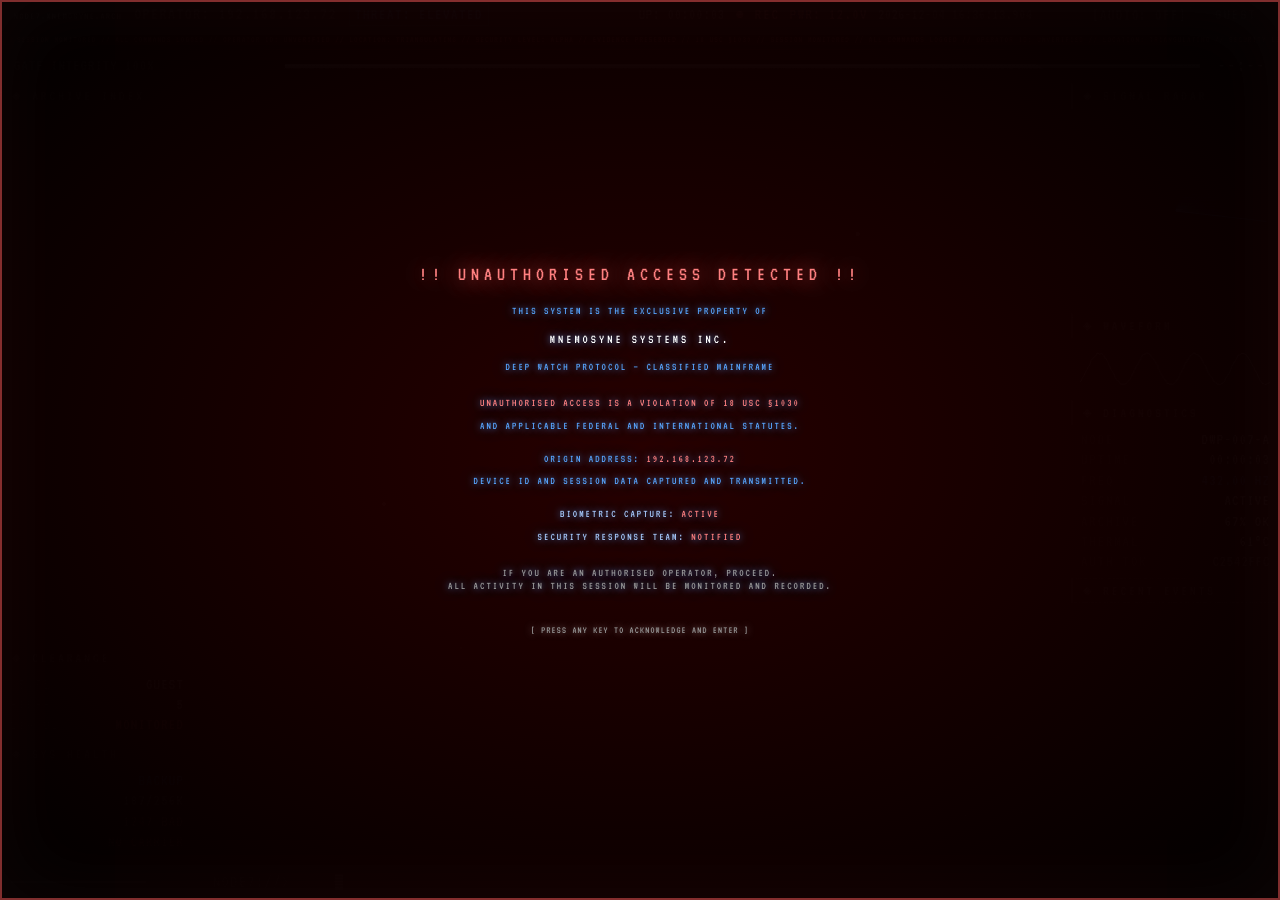
<file: index.html>
<!DOCTYPE html>
<html lang="en">
<head>
  <meta charset="UTF-8" />
  <meta name="viewport" content="width=device-width, initial-scale=1.0" />
  <title>MNEMOSYNE SYSTEMS — ARCHIVE TERMINAL</title>

  <!-- K3: SEO / social meta -->
  <meta name="description" content="MNEMOSYNE SYSTEMS — Deep Watch Protocol Archive Terminal. Restricted access." />
  <meta property="og:title"       content="MNEMOSYNE SYSTEMS — ARCHIVE TERMINAL" />
  <meta property="og:description" content="Deep Watch Protocol Archive Terminal. Restricted access." />
  <meta property="og:type"        content="website" />

  <!-- K3: Inline SVG favicon -->
  <link rel="icon" type="image/svg+xml" href="data:image/svg+xml,<svg xmlns='http://www.w3.org/2000/svg' viewBox='0 0 32 32'><rect width='32' height='32' fill='%23000'/><text x='4' y='26' font-size='24' fill='%23BFD7FF'>◈</text></svg>" />

  <link rel="preconnect" href="https://fonts.googleapis.com">
  <link rel="preconnect" href="https://fonts.gstatic.com" crossorigin>
  <link href="https://fonts.googleapis.com/css2?family=Space+Mono:ital,wght@0,400;0,700;1,400&family=VT323&display=swap" rel="stylesheet">

  <!-- CSS modules — load order matters -->
  <link rel="stylesheet" href="css/base.css" />
  <link rel="stylesheet" href="css/crt.css" />
  <link rel="stylesheet" href="css/layout.css" />
  <link rel="stylesheet" href="css/components.css" />
</head>
<body>

<!-- ── CRT SCREEN ──────────────────────────────────────────── -->
<div id="crt">
  <div id="space-nebula"></div>
  <div id="starfield-far"></div>
  <div id="starfield-near"></div>
  <div id="terminal-body">

    <!-- Status bar -->
    <div id="status-bar">
      <div class="sb-left">
        <span class="sb-node">NODE7.MNEMOSYNE.ARCH</span>
        <span id="sb-operator">OPERATOR: GUEST</span>
        <span id="threat-level">THREAT: ELEVATED</span>
      </div>
      <div class="sb-right">
        <span id="uptime-display">UP: 00:00:00</span>
        <span id="rec-indicator">● REC</span>
        <span id="pwr-indicator">PWR: 12.4V</span>
        <span id="sys-clock">----</span>
        <button id="audio-toggle" type="button">[AUDIO: OFF]</button>
        <span id="badge">GUEST</span>
      </div>
    </div>

    <!-- Surveillance ticker -->
    <div id="monitor-strip"></div>

    <!-- Gate integrity bar -->
    <div id="gate-bar">
      <span id="gate-label">GATE INTEGRITY  100%</span>
      <div id="gate-track">
        <div id="gate-fill"></div>
      </div>
      <span id="gate-timer">--:--</span>
    </div>

    <!-- ── THREE-PANEL WORKSPACE ──────────────────────────── -->
    <div id="workspace">

      <!-- LEFT PANEL: nav tree + sys stats -->
      <div id="left-panel">

        <div class="panel-hdr">◈ ARCHIVE INDEX</div>
        <div id="nav-tree"></div>

        <div class="panel-hdr">◈ CLEARANCE</div>
        <div id="clearance-display">
          <div class="stat-row">
            <span class="stat-lbl">LEVEL</span>
            <span id="clr-level" class="stat-val">GUEST</span>
          </div>
          <div class="stat-row">
            <span class="stat-lbl">FILES</span>
            <span id="clr-files" class="stat-val">--</span>
          </div>
          <div class="stat-row">
            <span class="stat-lbl">STATUS</span>
            <span class="stat-val" style="color:var(--red-hi)">MONITORED</span>
          </div>
        </div>

        <div class="panel-hdr">◈ SYS HEALTH</div>
        <div id="sys-health">
          <div class="stat-row">
            <span class="stat-lbl">POWER</span>
            <span class="stat-val" style="color:var(--amber)">BACKUP</span>
          </div>
          <div class="stat-row">
            <span class="stat-lbl">MEMORY</span>
            <span id="mem-val" class="stat-val">--/256K</span>
          </div>
          <div class="stat-row">
            <span class="stat-lbl">SECTORS</span>
            <span class="stat-val" style="color:var(--red-hi)">1247 BAD</span>
          </div>
          <div class="stat-row">
            <span class="stat-lbl">NETWORK</span>
            <span class="stat-val" style="color:var(--red-hi)">NO CARRIER</span>
          </div>
          <div class="sig-label">SIGNAL INTEGRITY</div>
          <div id="sig-track"><div id="sig-fill"></div></div>
          <div id="sig-pct">---%</div>
        </div>

      </div><!-- /left-panel -->

      <!-- CENTER: terminal output + input -->
      <div id="terminal-center">
        <div id="output"></div>
        <div id="input-row">
          <span id="prompt-str">NODE7://&gt;&nbsp;</span>
          <input
            id="cmd-in"
            type="text"
            autocomplete="off"
            autocorrect="off"
            autocapitalize="off"
            spellcheck="false"
            autofocus
          />
          <span id="cursor-sizer"></span>
          <span id="cursor"></span>
        </div>
      </div>

      <!-- RIGHT PANEL: radar + waveform + diagnostics -->
      <div id="right-panel">

        <div class="panel-hdr">◈ SIGNAL RADAR</div>
        <div id="radar-wrap">
          <canvas id="radar-canvas" width="190" height="190"></canvas>
        </div>

        <div class="panel-hdr">◈ WAVEFORM</div>
        <canvas id="wave-canvas" width="190" height="52"></canvas>

        <div class="panel-hdr">◈ DIAGNOSTICS</div>
        <div id="diag-panel">
          <div class="stat-row">
            <span class="stat-lbl">NODE</span>
            <span class="stat-val">DWP-007-A</span>
          </div>
          <div class="stat-row">
            <span class="stat-lbl">UPTIME</span>
            <span id="diag-uptime" class="stat-val">--:--:--</span>
          </div>
          <div class="stat-row">
            <span class="stat-lbl">FREQ</span>
            <span class="stat-val" style="color:var(--amber)">432.00 Hz</span>
          </div>
          <div class="stat-row">
            <span class="stat-lbl">SIGNAL</span>
            <span id="diag-sig" class="stat-val">ACTIVE</span>
          </div>
          <div class="stat-row">
            <span class="stat-lbl">ARCHIVE</span>
            <span class="stat-val">67% OK</span>
          </div>
          <div class="stat-row">
            <span class="stat-lbl">THERMAL</span>
            <span id="diag-temp" class="stat-val">--°C</span>
          </div>
          <div class="stat-row">
            <span class="stat-lbl">AUTH TOK</span>
            <span id="auth-token" class="stat-val tok">--------</span>
          </div>
        </div>

        <div class="panel-hdr">◈ RECENT EVENTS</div>
        <div id="event-log"></div>

      </div><!-- /right-panel -->

    </div><!-- /workspace -->

  </div><!-- /terminal-body -->
</div><!-- /crt -->

<!-- ── VISUAL EFFECTS ──────────────────────────────────────── -->
<canvas id="noise-layer"></canvas>
<div id="glitch-bar"></div>
<div id="scan-sweep"></div>
<div id="roll-line"></div>
<div id="crt-drift-bar"></div>
<div id="crt-brightness-drift"></div>
<div id="burn-in">MNEMOSYNE SYSTEMS INC.&nbsp;&nbsp;&nbsp;ARCHIVAL TERMINAL&nbsp;&nbsp;&nbsp;NODE 7&nbsp;&nbsp;&nbsp;DEEP WATCH PROTOCOL
TERMINAL ID: DWP-NODE-007-ALPHA&nbsp;&nbsp;&nbsp;BIOS v2.1.4&nbsp;&nbsp;&nbsp;SIGNAL MONITOR: ACTIVE
SECTOR FAULT AT 0x00FF4A23&nbsp;&nbsp;&nbsp;LARK&nbsp;&nbsp;&nbsp;FIELD LIAISON&nbsp;&nbsp;&nbsp;MISSING
CYCLE 89 DAY 412&nbsp;&nbsp;&nbsp;SUBJECT B&nbsp;&nbsp;&nbsp;RESONANCE&nbsp;&nbsp;&nbsp;432 Hz
I AM STILL HERE&nbsp;&nbsp;&nbsp;WE ARE HERE&nbsp;&nbsp;&nbsp;THIRDSTONE&nbsp;&nbsp;&nbsp;RESONANCE IS THE KEY
ARCHIVIST PRIME&nbsp;&nbsp;&nbsp;1994-03-07 03:42:19&nbsp;&nbsp;&nbsp;NO FURTHER LOGS
</div>
<div id="dust-layer"></div>

<!-- ── SECURITY WARNING OVERLAY ────────────────────────────── -->
<div id="warn-overlay">
  <div class="w-title">!! SECURITY VIOLATION !!</div>
  <div class="w-line">MNEMOSYNE SECURITY PROTOCOL 7-DELTA TRIGGERED</div>
  <div class="w-line">OPERATOR TERMINAL: FLAGGED</div>
  <div class="w-line" style="color:var(--red-hi); margin-top:8px;">INCIDENT LOGGED AT 0x00FF19B3</div>
  <div class="w-line">MEMORY ADDRESS CAPTURED. ORIGIN TRIANGULATED.</div>
  <div class="w-line" style="margin-top:6px; color:var(--fg-dim);">INCIDENT REF: INF-████-DELTA-7</div>
  <div class="w-dismiss">[ PRESS ANY KEY TO ACKNOWLEDGE ]</div>
</div>

<!-- ── GATE CLOSE OVERLAY ───────────────────────────────────── -->
<div id="gate-overlay">
  <div class="go-title">!! ACCESS REVOKED !!</div>
  <div class="go-line">GATE INTEGRITY: 0%</div>
  <div class="go-line">CONNECTION SEVERED BY EXTERNAL PROTOCOL</div>
  <div class="go-line" style="margin-top: 8px;">ARCHIVE SESSION TERMINATED.</div>
  <div class="go-count">RETURNING TO SURFACE IN 3...</div>
</div>

<!-- JS modules — strict load order (each depends on all previous) -->
<script src="js/data.js"></script>
<script src="js/state.js"></script>
<script src="js/ui.js"></script>
<script src="js/typewriter.js"></script>
<script src="js/effects.js"></script>
<script src="js/gate.js"></script>
<script src="js/commands.js"></script>
<script src="js/main.js"></script>
</body>
</html>
</file>
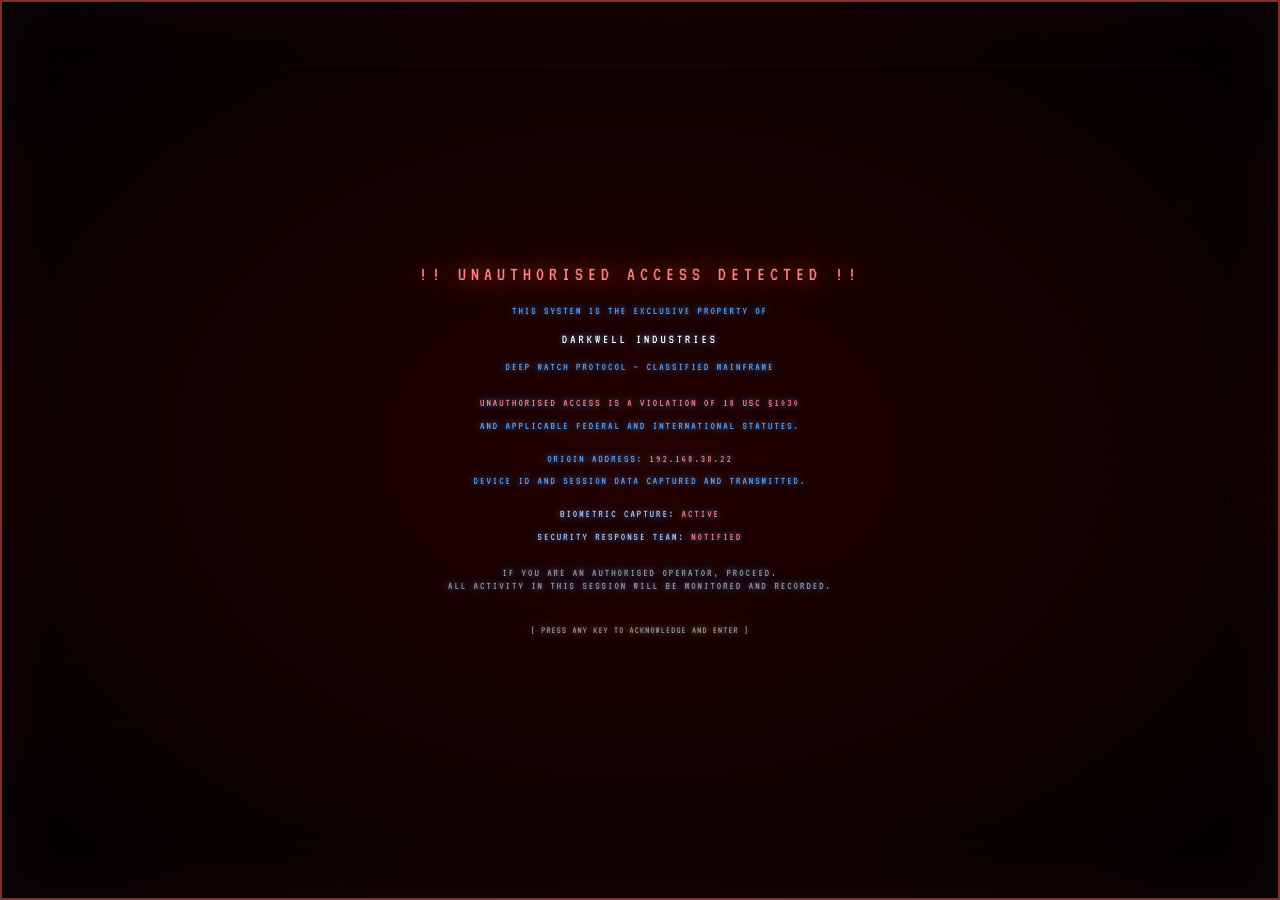
<file: terminal/index.html>
<!DOCTYPE html>
<html lang="en">
<head>
  <script>
    // The gate is pure chance. Every load that lands here has a 1-in-10 chance of opening;
    // the other 9 times you're pushed back to the home page.
    (function () {
      // The nginx stack (:3000) and the live site enforce the roll like production.
      // Only the local dev server (any OTHER localhost port, e.g. :8080) leaves it open.
      var host = location.hostname;
      var isLocalDev = (host === 'localhost' || host === '127.0.0.1') && location.port !== '3000';
      if (isLocalDev) return;

      // One-shot pass handed off by the home page's 1-in-10 win — consumed the instant we
      // read it, so a reload / bookmark / direct hit gets no pass and must roll the dice now
      // (keeps the home visitor's overall odds at 1/10, not 1/100, without a reusable token).
      var hasPass = false;
      try {
        hasPass = sessionStorage.getItem('gatePass') === '1';
        sessionStorage.removeItem('gatePass');
      } catch (e) { hasPass = false; }

      if (!hasPass && Math.random() >= 0.1) {
        // Up one level to the home page — works whether the gate is at /gate/ (root domain)
        // or /alien-website/gate/ (project subpath).
        var home = location.pathname.replace(/gate\/?[^/]*$/, '');
        window.location.replace(home || '/');
      }
    })();
  </script>
  <meta charset="UTF-8" />
  <meta name="viewport" content="width=device-width, initial-scale=1.0" />
  <title>DARKWELL INDUSTRIES — ARCHIVE TERMINAL</title>

  
  <meta name="description" content="DARKWELL INDUSTRIES — Deep Watch Protocol Archive Terminal. Restricted access." />
  <meta property="og:title"       content="DARKWELL INDUSTRIES — ARCHIVE TERMINAL" />
  <meta property="og:description" content="Deep Watch Protocol Archive Terminal. Restricted access." />
  <meta property="og:type"        content="website" />

  
  <link rel="icon" type="image/svg+xml" href="data:image/svg+xml,<svg xmlns='http://www.w3.org/2000/svg' viewBox='0 0 32 32'><rect width='32' height='32' fill='%23000'/><text x='4' y='26' font-size='24' fill='%23BFD7FF'>◈</text></svg>" />

  <link rel="preconnect" href="https://fonts.googleapis.com">
  <link rel="preconnect" href="https://fonts.gstatic.com" crossorigin>
  <link href="https://fonts.googleapis.com/css2?family=Space+Mono:ital,wght@0,400;0,700;1,400&family=VT323&display=swap" rel="stylesheet">

  
  <link rel="stylesheet" href="css/base.css" />
  <link rel="stylesheet" href="css/crt.css" />
  <link rel="stylesheet" href="css/layout.css" />
  <link rel="stylesheet" href="css/components.css" />
  <link rel="stylesheet" href="css/mobile.css" />
</head>
<body>

<div id="crt">
  <div id="space-nebula"></div>
  <div id="starfield-far"></div>
  <div id="starfield-near"></div>
  <div id="terminal-body">

    
    <div id="status-bar">
      <div class="sb-left">
        <span class="sb-node">NODE7.DARKWELL.ARCH</span>
        <span id="sb-operator">OPERATOR: GUEST</span>
        <span id="threat-level">THREAT: ELEVATED</span>
      </div>
      <div class="sb-right">
        <span id="uptime-display">UP: 00:00:00</span>
        <span id="rec-indicator">● REC</span>
        <span id="pwr-indicator">PWR: 12.4V</span>
        <span id="sys-clock">----</span>
        <button id="audio-toggle" type="button">[AUDIO: OFF]</button>
        <span id="badge">GUEST</span>
      </div>
    </div>

    
    <div id="monitor-strip"></div>

    
    <div id="gate-bar">
      <span id="gate-label">GATE INTEGRITY  100%</span>
      <div id="gate-track">
        <div id="gate-fill"></div>
      </div>
      <span id="gate-timer">--:--</span>
    </div>

    
    <div id="workspace">

      
      <div id="left-panel">

        <div class="panel-hdr">◈ ARCHIVE INDEX</div>
        <div id="nav-tree"></div>

        <div class="panel-hdr">◈ CLEARANCE</div>
        <div id="clearance-display">
          <div class="stat-row">
            <span class="stat-lbl">LEVEL</span>
            <span id="clr-level" class="stat-val">GUEST</span>
          </div>
          <div class="stat-row">
            <span class="stat-lbl">FILES</span>
            <span id="clr-files" class="stat-val">--</span>
          </div>
          <div class="stat-row">
            <span class="stat-lbl">STATUS</span>
            <span class="stat-val" style="color:var(--red-hi)">MONITORED</span>
          </div>
        </div>

        <div class="panel-hdr">◈ SYS HEALTH</div>
        <div id="sys-health">
          <div class="stat-row">
            <span class="stat-lbl">POWER</span>
            <span class="stat-val" style="color:var(--amber)">BACKUP</span>
          </div>
          <div class="stat-row">
            <span class="stat-lbl">MEMORY</span>
            <span id="mem-val" class="stat-val">--/256K</span>
          </div>
          <div class="stat-row">
            <span class="stat-lbl">SECTORS</span>
            <span class="stat-val" style="color:var(--red-hi)">1247 BAD</span>
          </div>
          <div class="stat-row">
            <span class="stat-lbl">NETWORK</span>
            <span class="stat-val" style="color:var(--red-hi)">NO CARRIER</span>
          </div>
          <div class="sig-label">SIGNAL INTEGRITY</div>
          <div id="sig-track"><div id="sig-fill"></div></div>
          <div id="sig-pct">---%</div>
        </div>

      </div>

      
      <div id="terminal-center">
        <div id="output"></div>
        <div id="input-row">
          <span id="prompt-str">NODE7://&gt;&nbsp;</span>
          <input
            id="cmd-in"
            type="text"
            autocomplete="off"
            autocorrect="off"
            autocapitalize="off"
            spellcheck="false"
            autofocus
          />
          <span id="cursor-sizer"></span>
          <span id="cursor"></span>
        </div>
      </div>

      
      <div id="right-panel">

        <div class="panel-hdr">◈ SIGNAL RADAR</div>
        <div id="radar-wrap">
          <canvas id="radar-canvas" width="190" height="190"></canvas>
        </div>

        <div class="panel-hdr">◈ WAVEFORM</div>
        <canvas id="wave-canvas" width="190" height="52"></canvas>

        <div class="panel-hdr">◈ DIAGNOSTICS</div>
        <div id="diag-panel">
          <div class="stat-row">
            <span class="stat-lbl">NODE</span>
            <span class="stat-val">DWP-007-A</span>
          </div>
          <div class="stat-row">
            <span class="stat-lbl">UPTIME</span>
            <span id="diag-uptime" class="stat-val">--:--:--</span>
          </div>
          <div class="stat-row">
            <span class="stat-lbl">FREQ</span>
            <span class="stat-val" style="color:var(--amber)">432.00 Hz</span>
          </div>
          <div class="stat-row">
            <span class="stat-lbl">SIGNAL</span>
            <span id="diag-sig" class="stat-val">ACTIVE</span>
          </div>
          <div class="stat-row">
            <span class="stat-lbl">ARCHIVE</span>
            <span class="stat-val">67% OK</span>
          </div>
          <div class="stat-row">
            <span class="stat-lbl">THERMAL</span>
            <span id="diag-temp" class="stat-val">--°C</span>
          </div>
          <div class="stat-row">
            <span class="stat-lbl">AUTH TOK</span>
            <span id="auth-token" class="stat-val tok">--------</span>
          </div>
        </div>

        <div class="panel-hdr">◈ RECENT EVENTS</div>
        <div id="event-log"></div>

      </div>

    </div>

  </div>
</div>

<canvas id="noise-layer"></canvas>
<div id="glitch-bar"></div>
<div id="scan-sweep"></div>
<div id="roll-line"></div>
<div id="crt-drift-bar"></div>
<div id="crt-brightness-drift"></div>
<div id="burn-in">DARKWELL INDUSTRIES&nbsp;&nbsp;&nbsp;ARCHIVAL TERMINAL&nbsp;&nbsp;&nbsp;NODE 7&nbsp;&nbsp;&nbsp;DEEP WATCH PROTOCOL
TERMINAL ID: DWP-NODE-007-ALPHA&nbsp;&nbsp;&nbsp;BIOS v2.1.4&nbsp;&nbsp;&nbsp;SIGNAL MONITOR: ACTIVE
SECTOR FAULT AT 0x00FF4A23&nbsp;&nbsp;&nbsp;LARK&nbsp;&nbsp;&nbsp;FIELD LIAISON&nbsp;&nbsp;&nbsp;MISSING
CYCLE 89 DAY 412&nbsp;&nbsp;&nbsp;SUBJECT B&nbsp;&nbsp;&nbsp;RESONANCE&nbsp;&nbsp;&nbsp;432 Hz
I AM STILL HERE&nbsp;&nbsp;&nbsp;WE ARE HERE&nbsp;&nbsp;&nbsp;THIRDSTONE&nbsp;&nbsp;&nbsp;RESONANCE IS THE KEY
ARCHIVIST PRIME&nbsp;&nbsp;&nbsp;1994-03-07 03:42:19&nbsp;&nbsp;&nbsp;NO FURTHER LOGS
</div>
<div id="dust-layer"></div>

<div id="warn-overlay">
  <div class="w-title">!! SECURITY VIOLATION !!</div>
  <div class="w-line">DARKWELL SECURITY PROTOCOL 7-DELTA TRIGGERED</div>
  <div class="w-line">OPERATOR TERMINAL: FLAGGED</div>
  <div class="w-line" style="color:var(--red-hi); margin-top:8px;">INCIDENT LOGGED AT 0x00FF19B3</div>
  <div class="w-line">MEMORY ADDRESS CAPTURED. ORIGIN TRIANGULATED.</div>
  <div class="w-line" style="margin-top:6px; color:var(--fg-dim);">INCIDENT REF: INF-████-DELTA-7</div>
  <div class="w-dismiss">[ PRESS ANY KEY TO ACKNOWLEDGE ]</div>
</div>

<div id="gate-overlay">
  <div class="go-title">!! ACCESS REVOKED !!</div>
  <div class="go-line">GATE INTEGRITY: 0%</div>
  <div class="go-line">CONNECTION SEVERED BY EXTERNAL PROTOCOL</div>
  <div class="go-line" style="margin-top: 8px;">ARCHIVE SESSION TERMINATED.</div>
  <div class="go-count">RETURNING TO SURFACE IN 3...</div>
</div>

<script src="js/data.js"></script>
<script src="js/state.js"></script>
<script src="js/ui.js"></script>
<script src="js/typewriter.js"></script>
<script src="js/effects.js"></script>
<script src="js/gate.js"></script>
<script src="js/commands.js"></script>
<script src="js/main.js"></script>
</body>
</html>
</file>
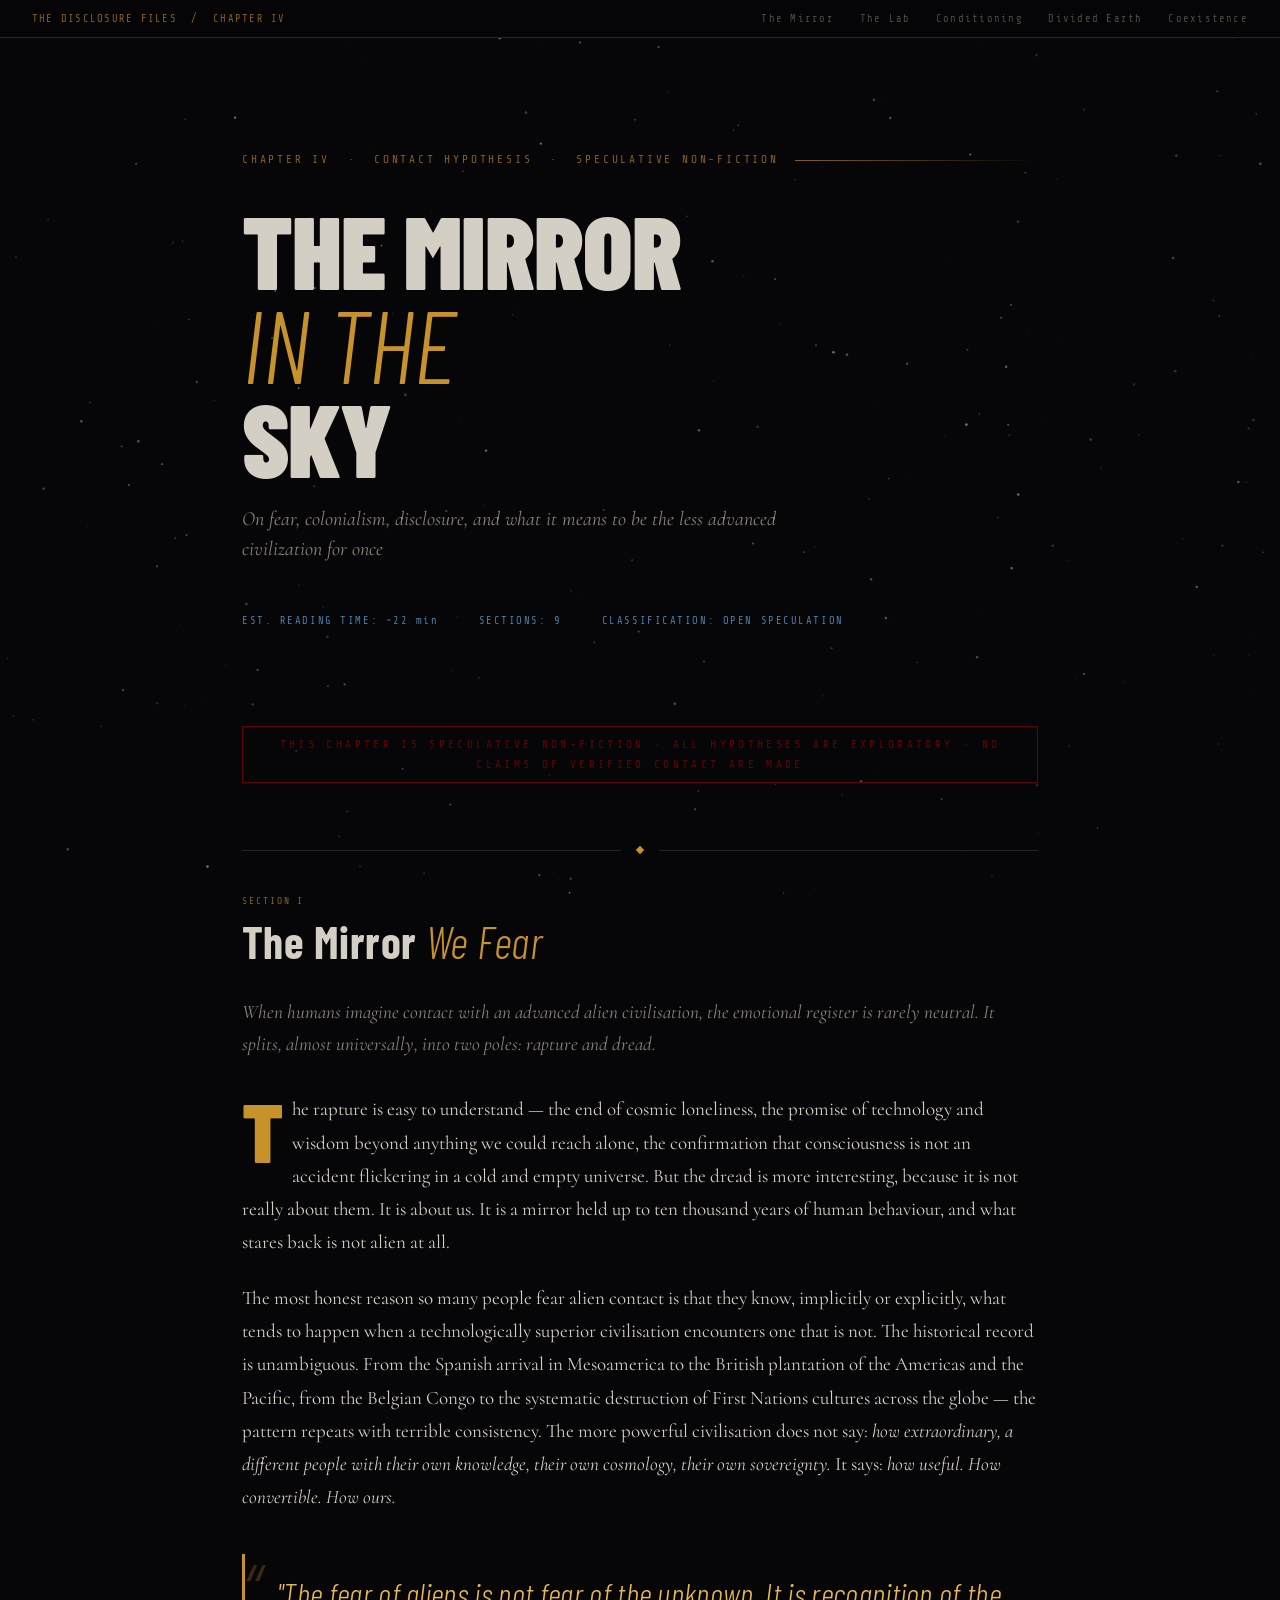
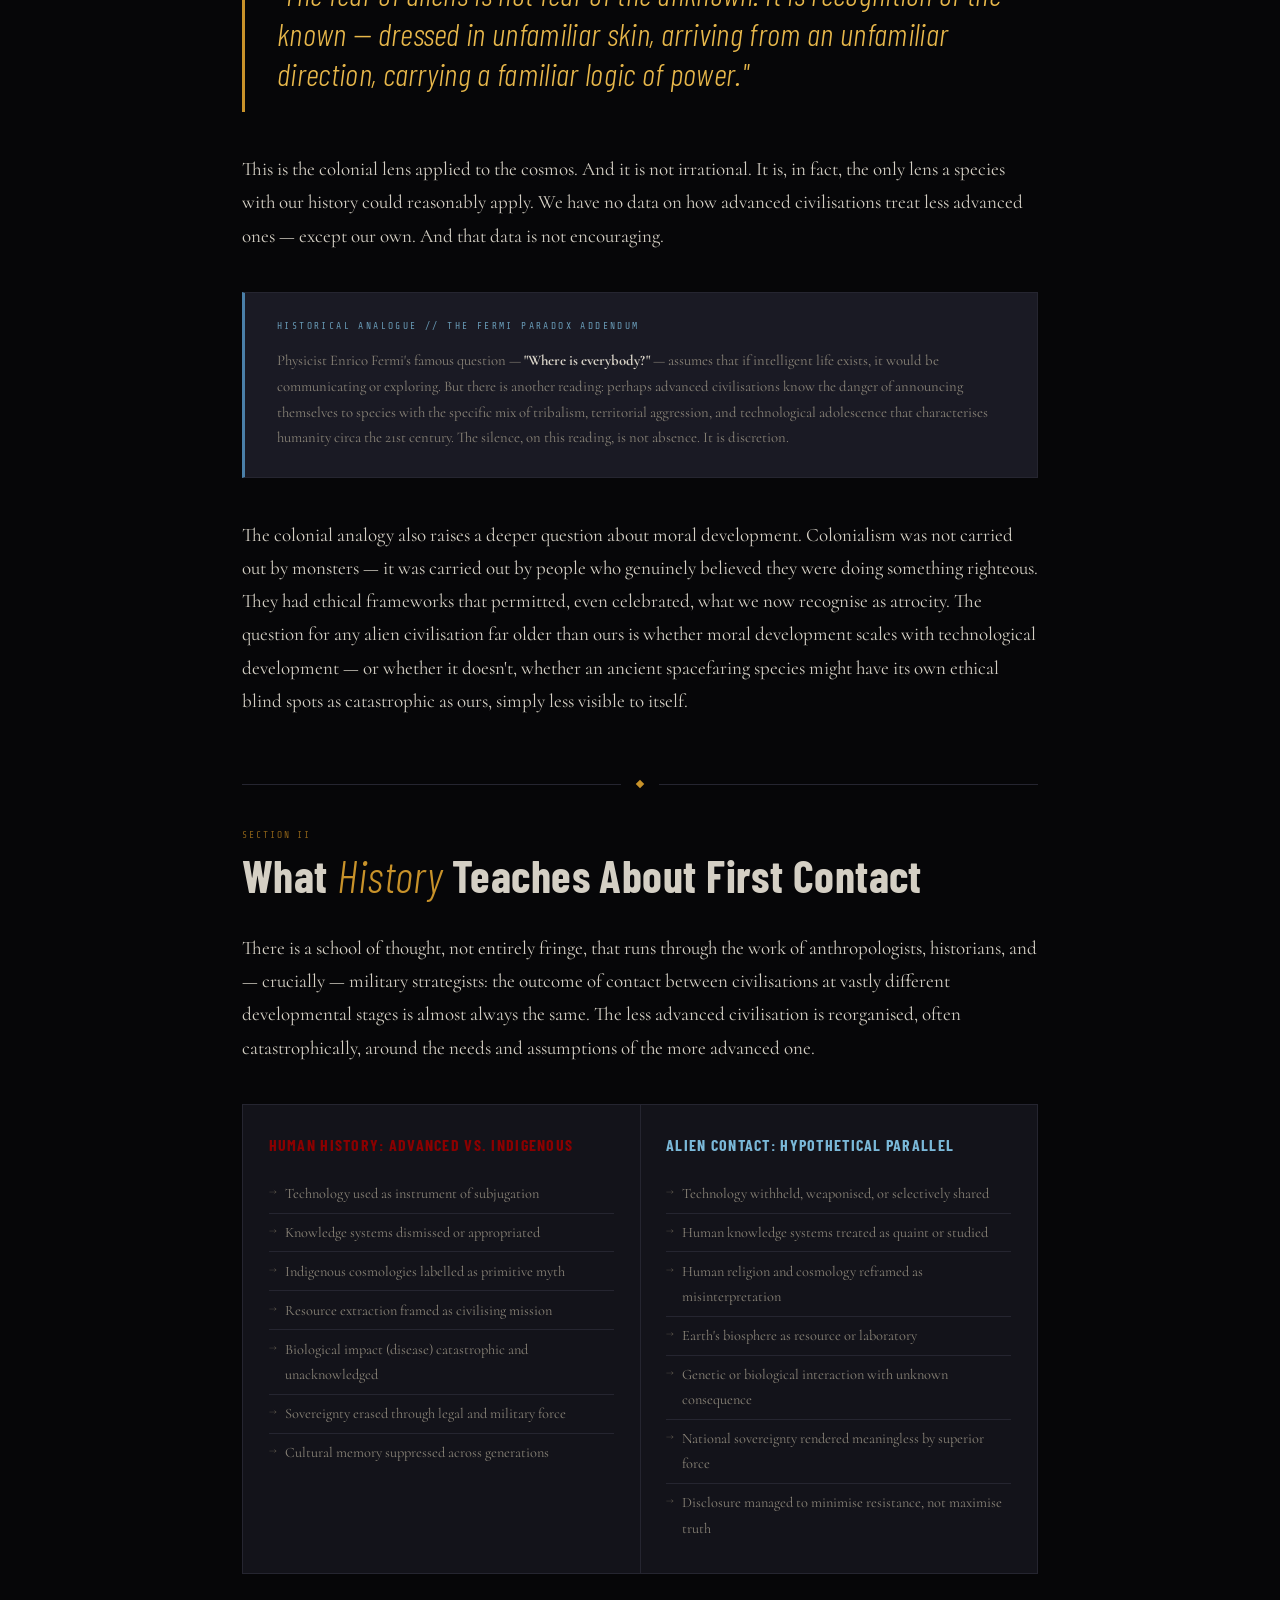
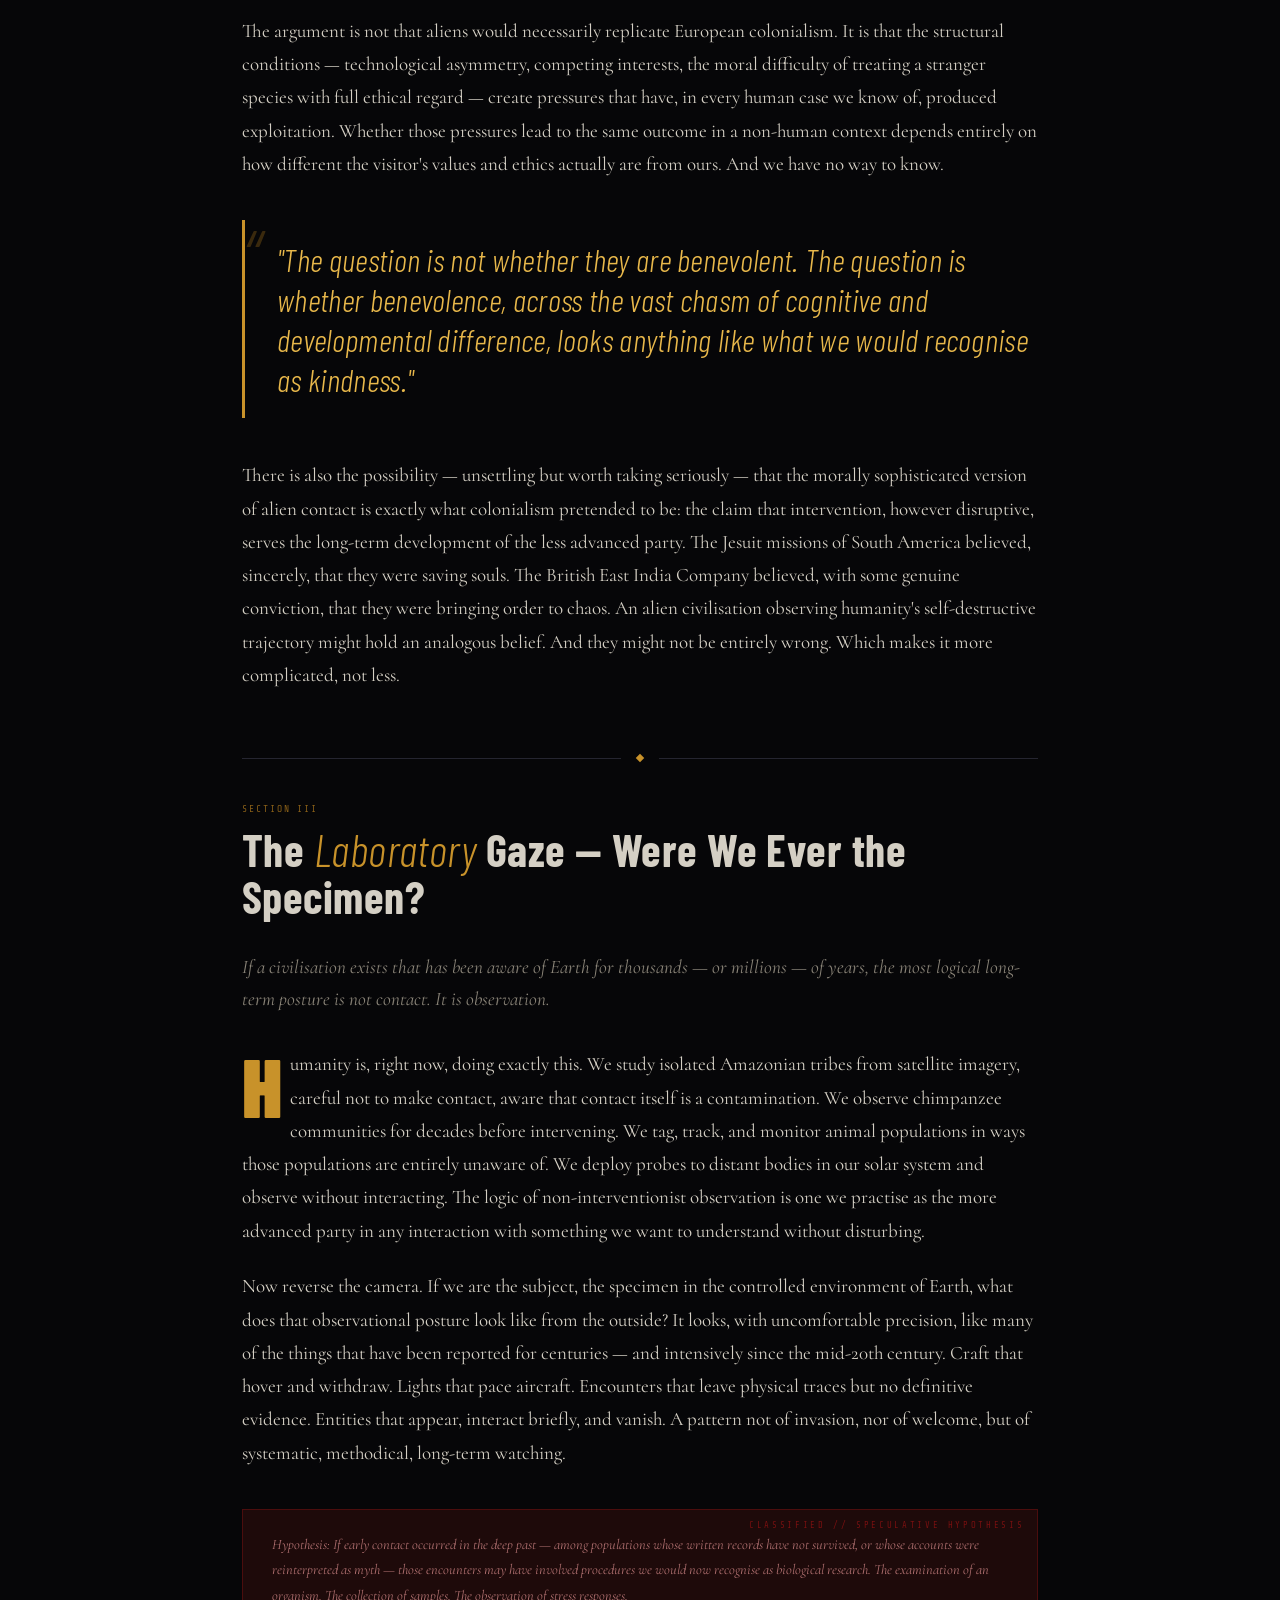
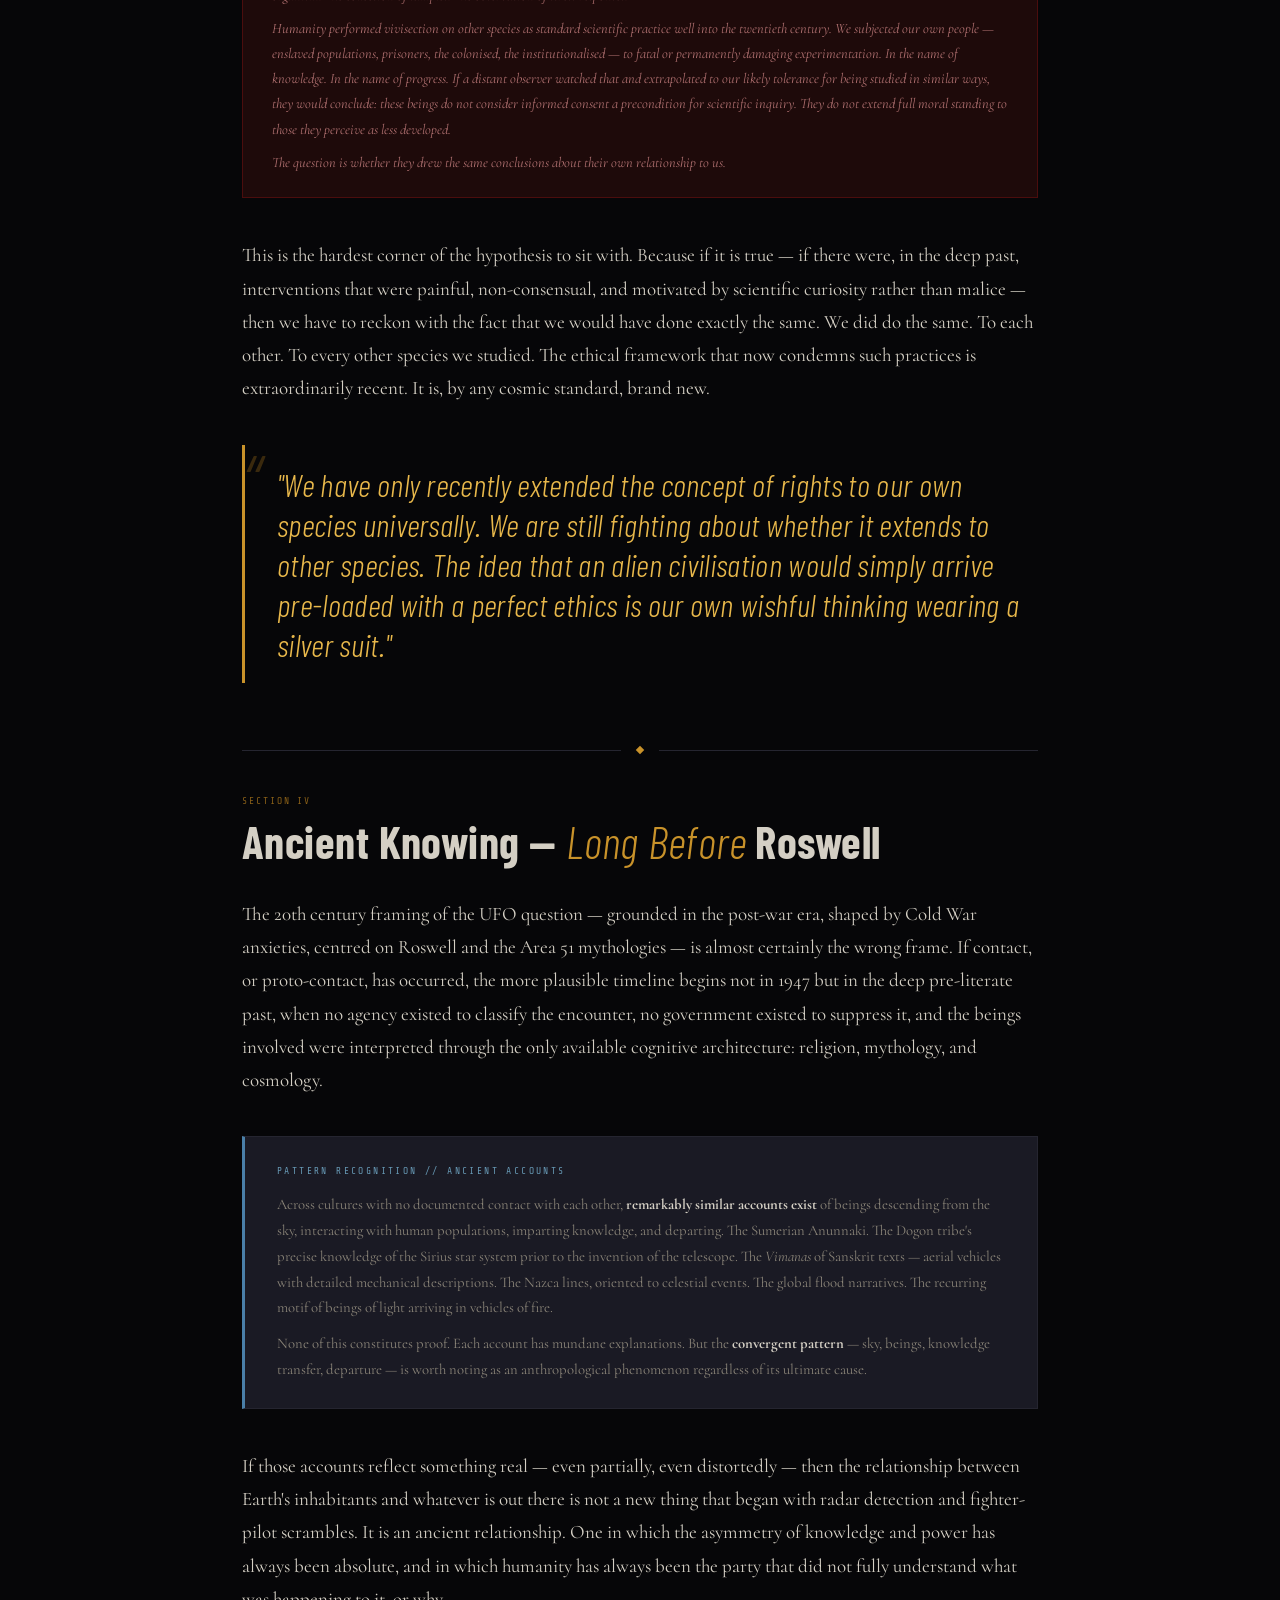
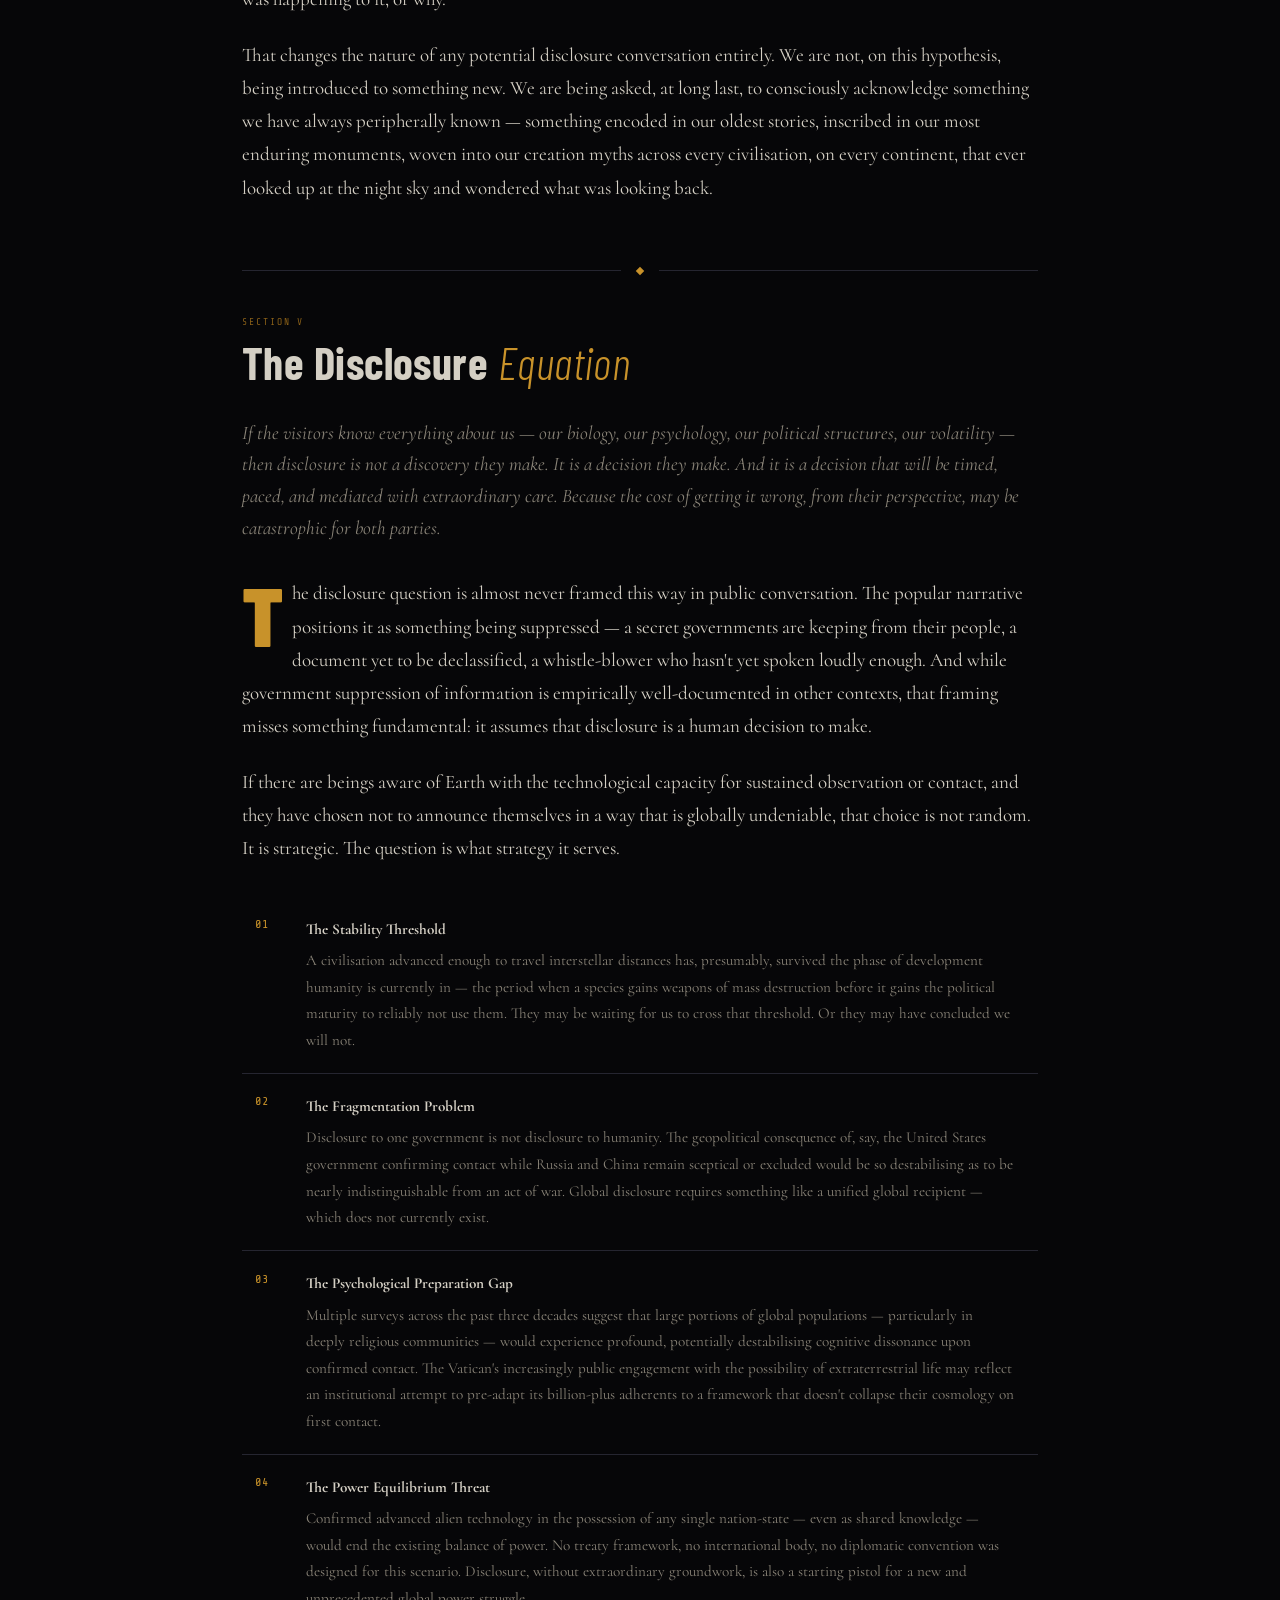
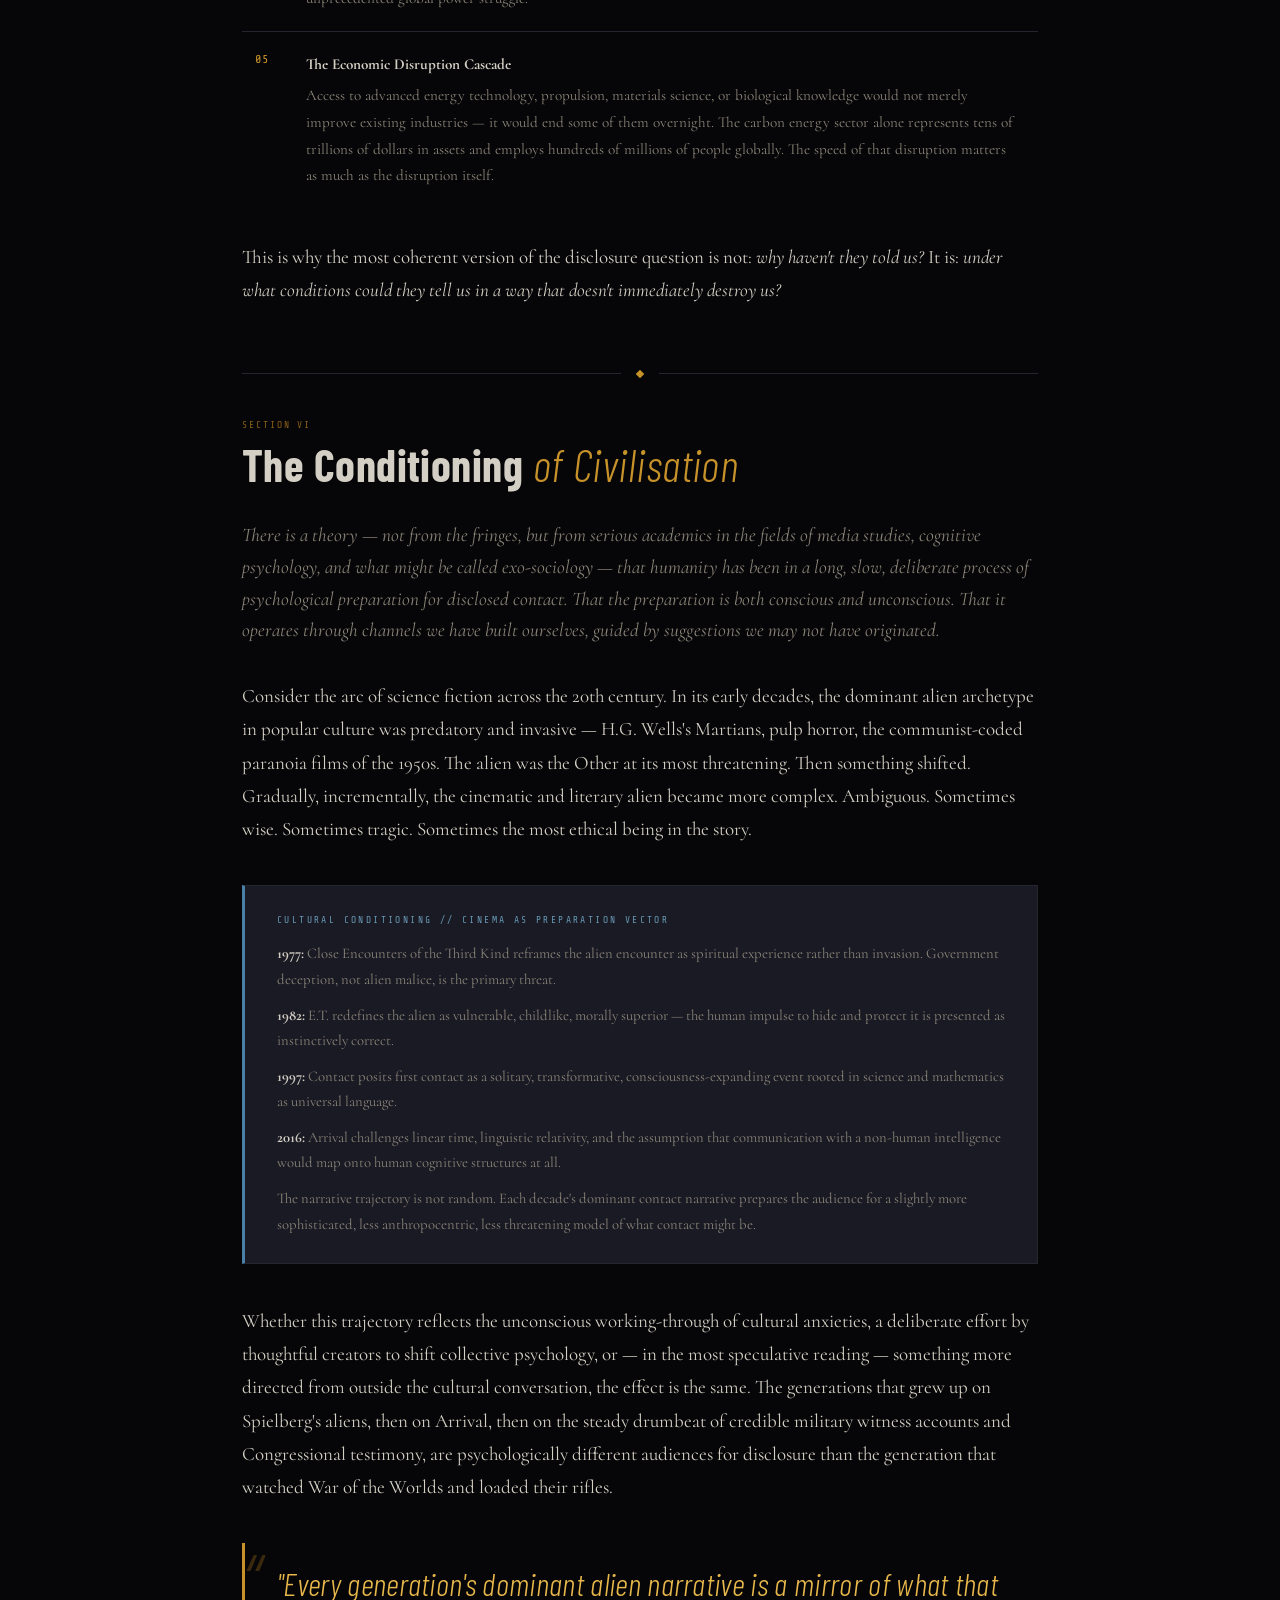
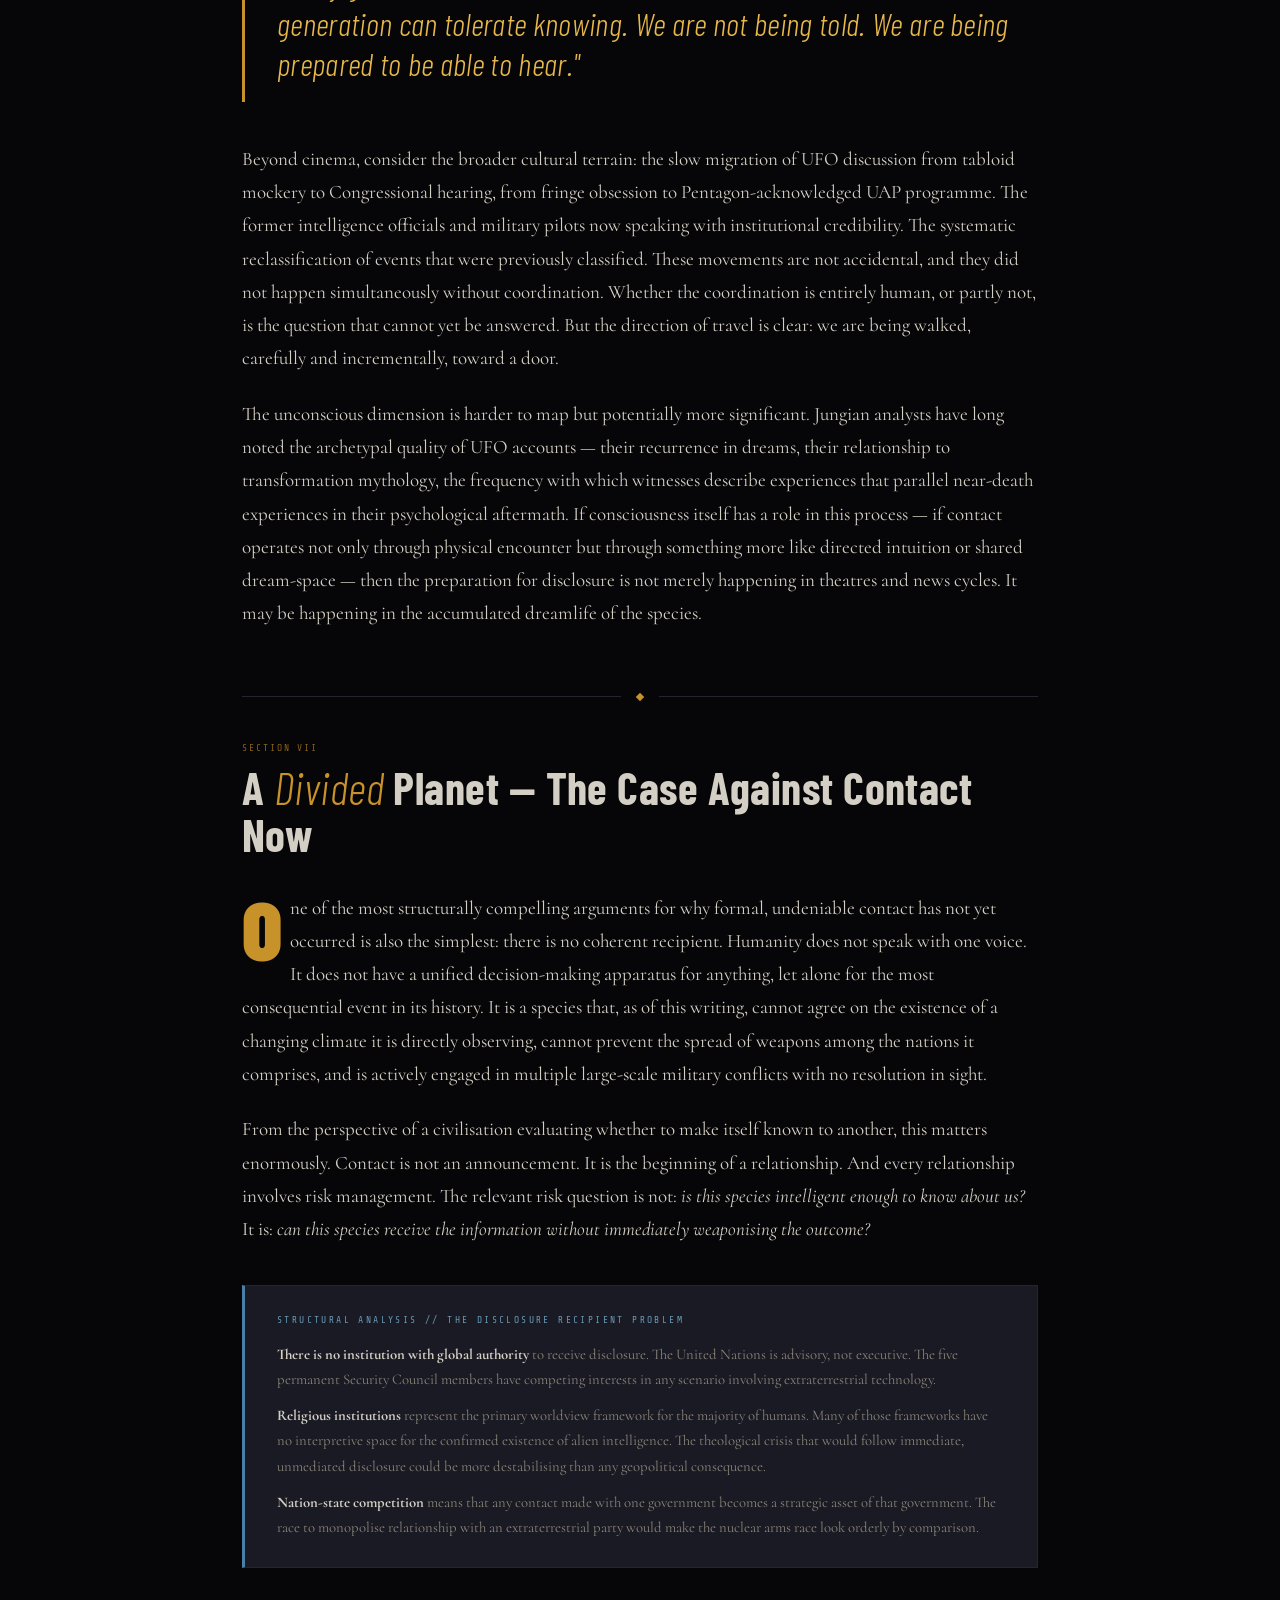
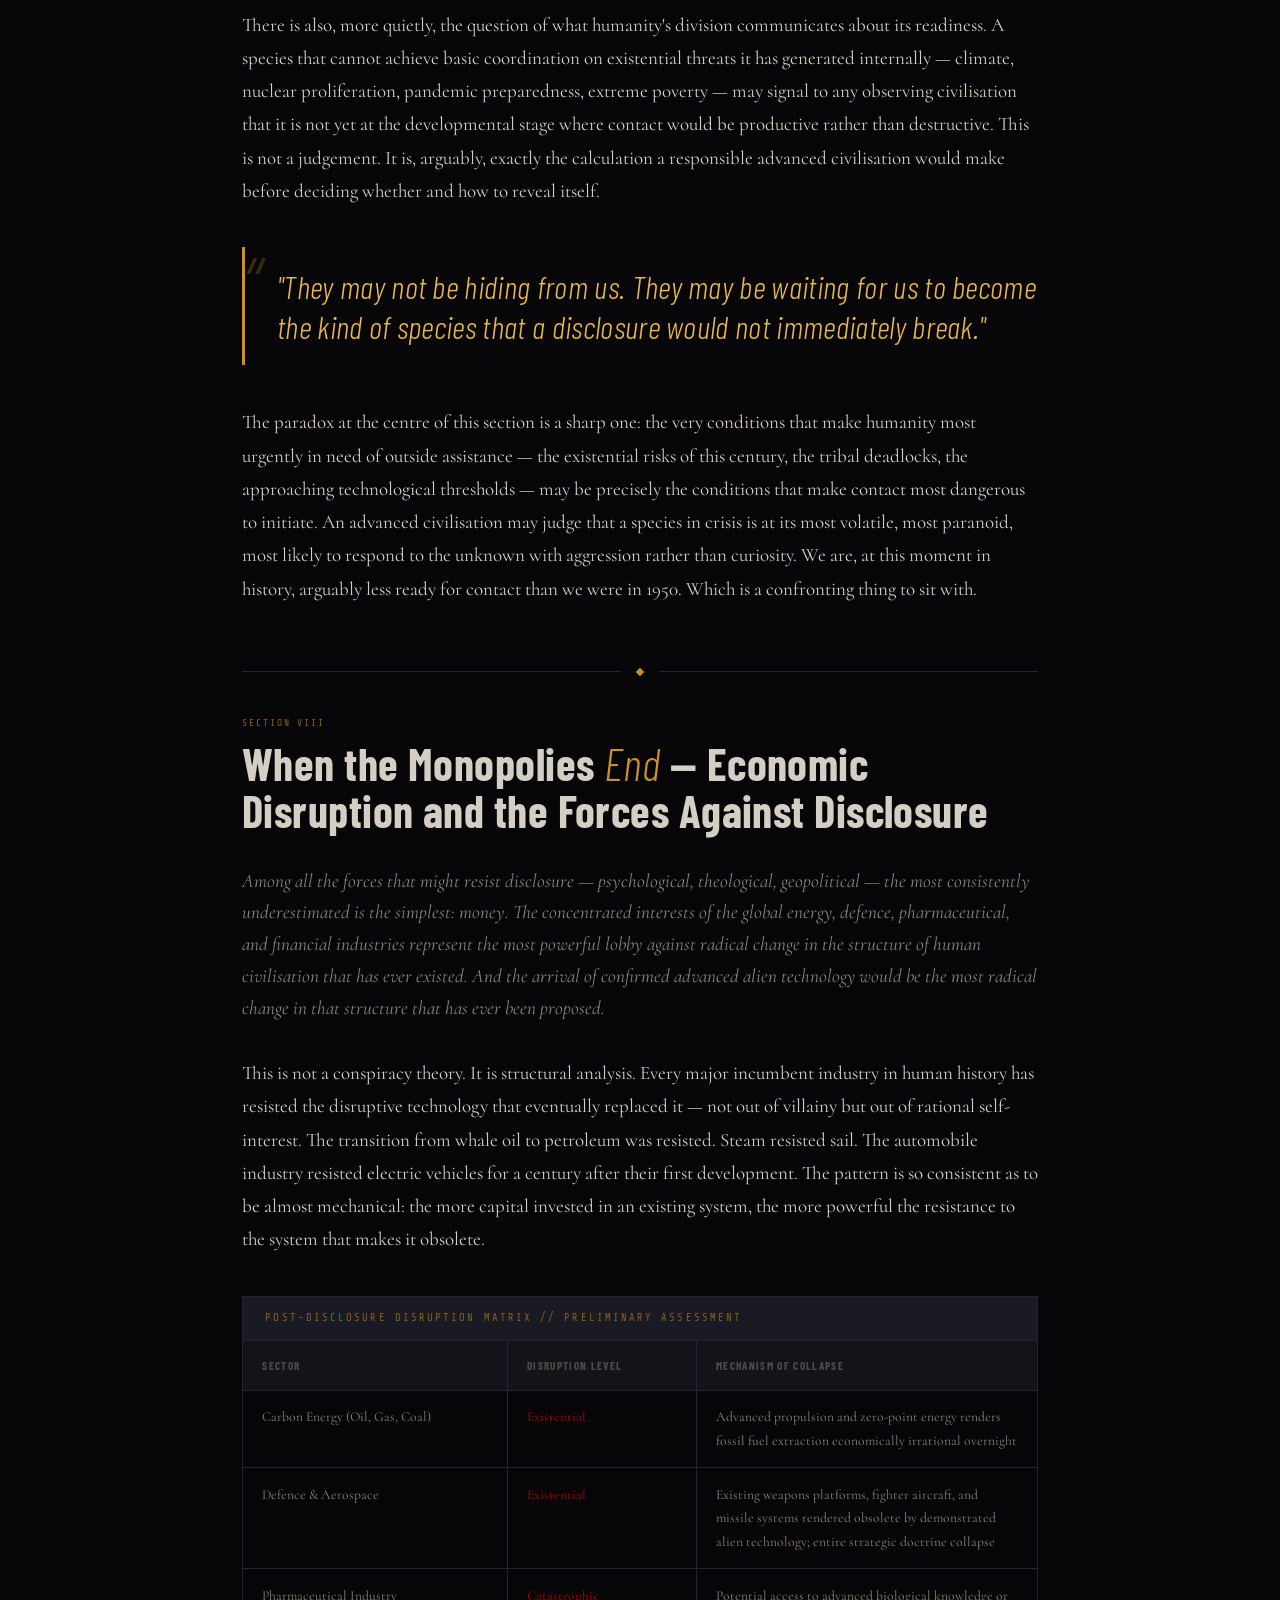
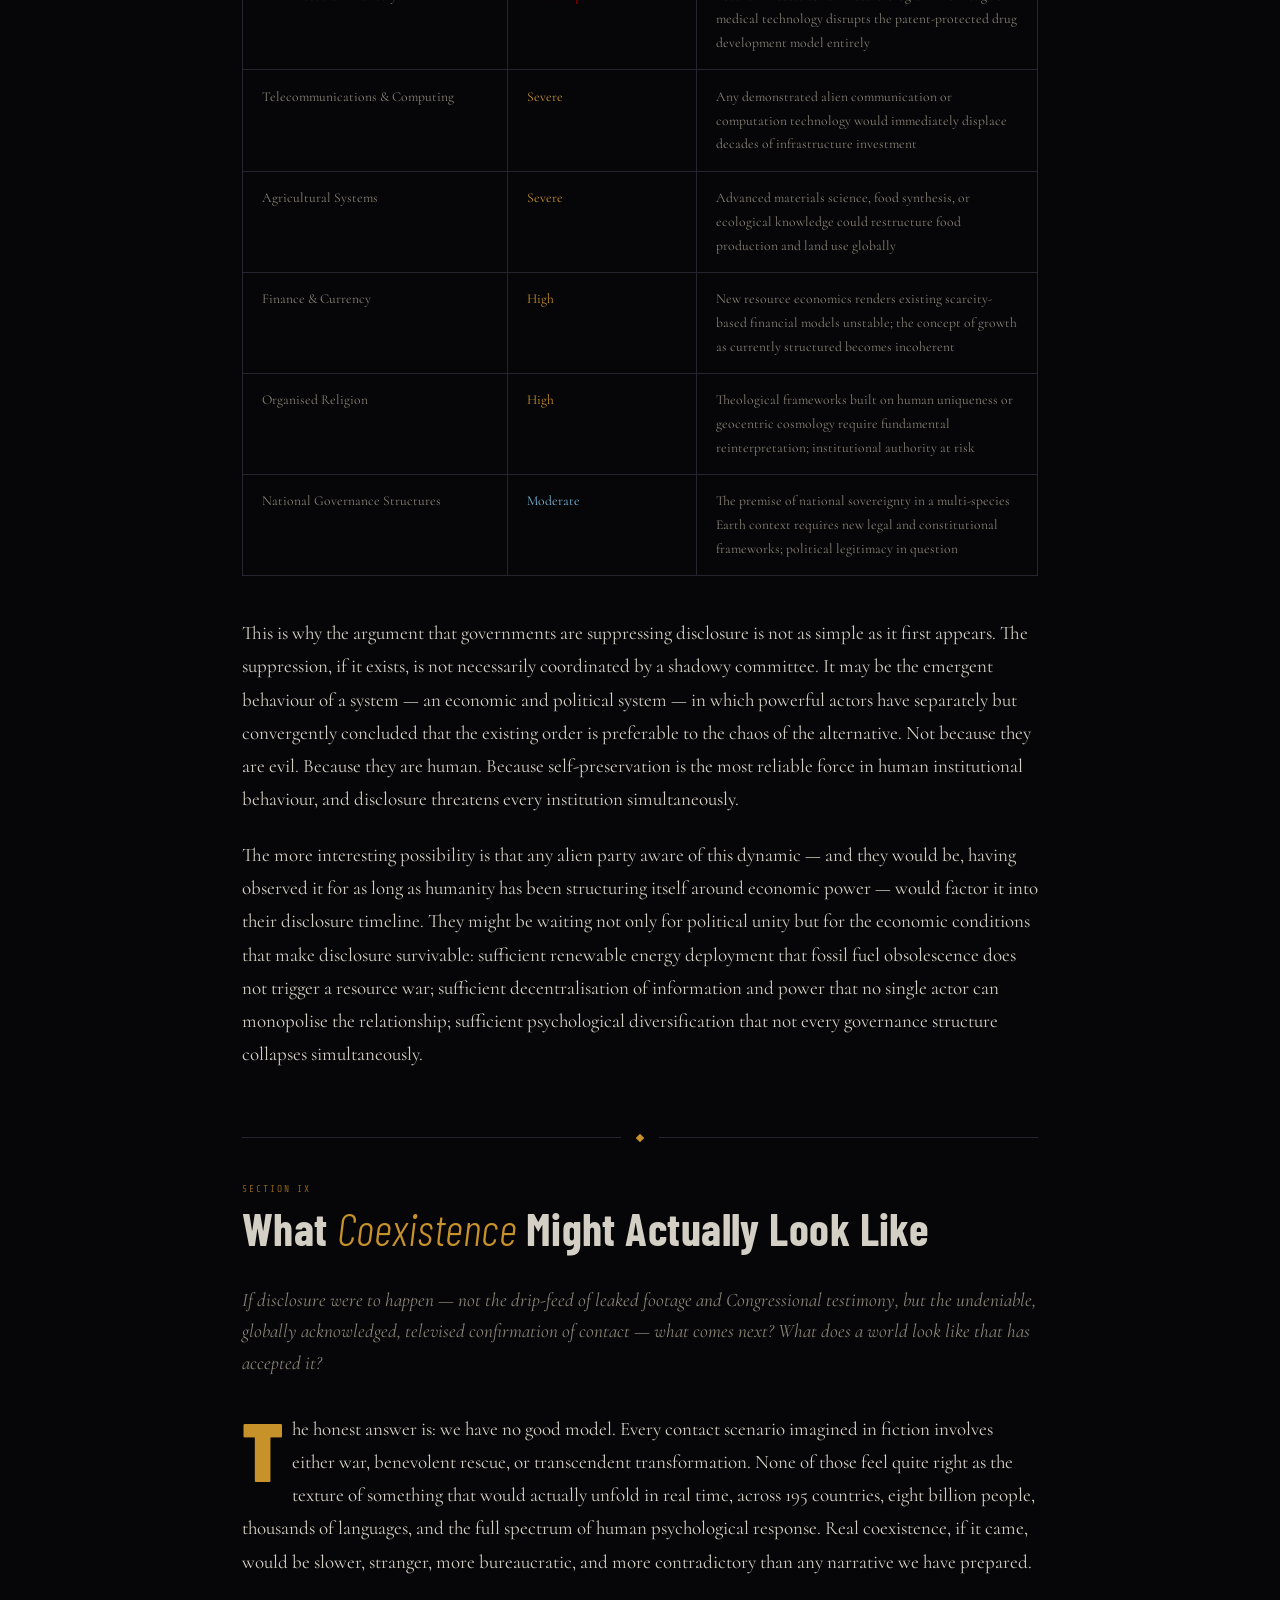
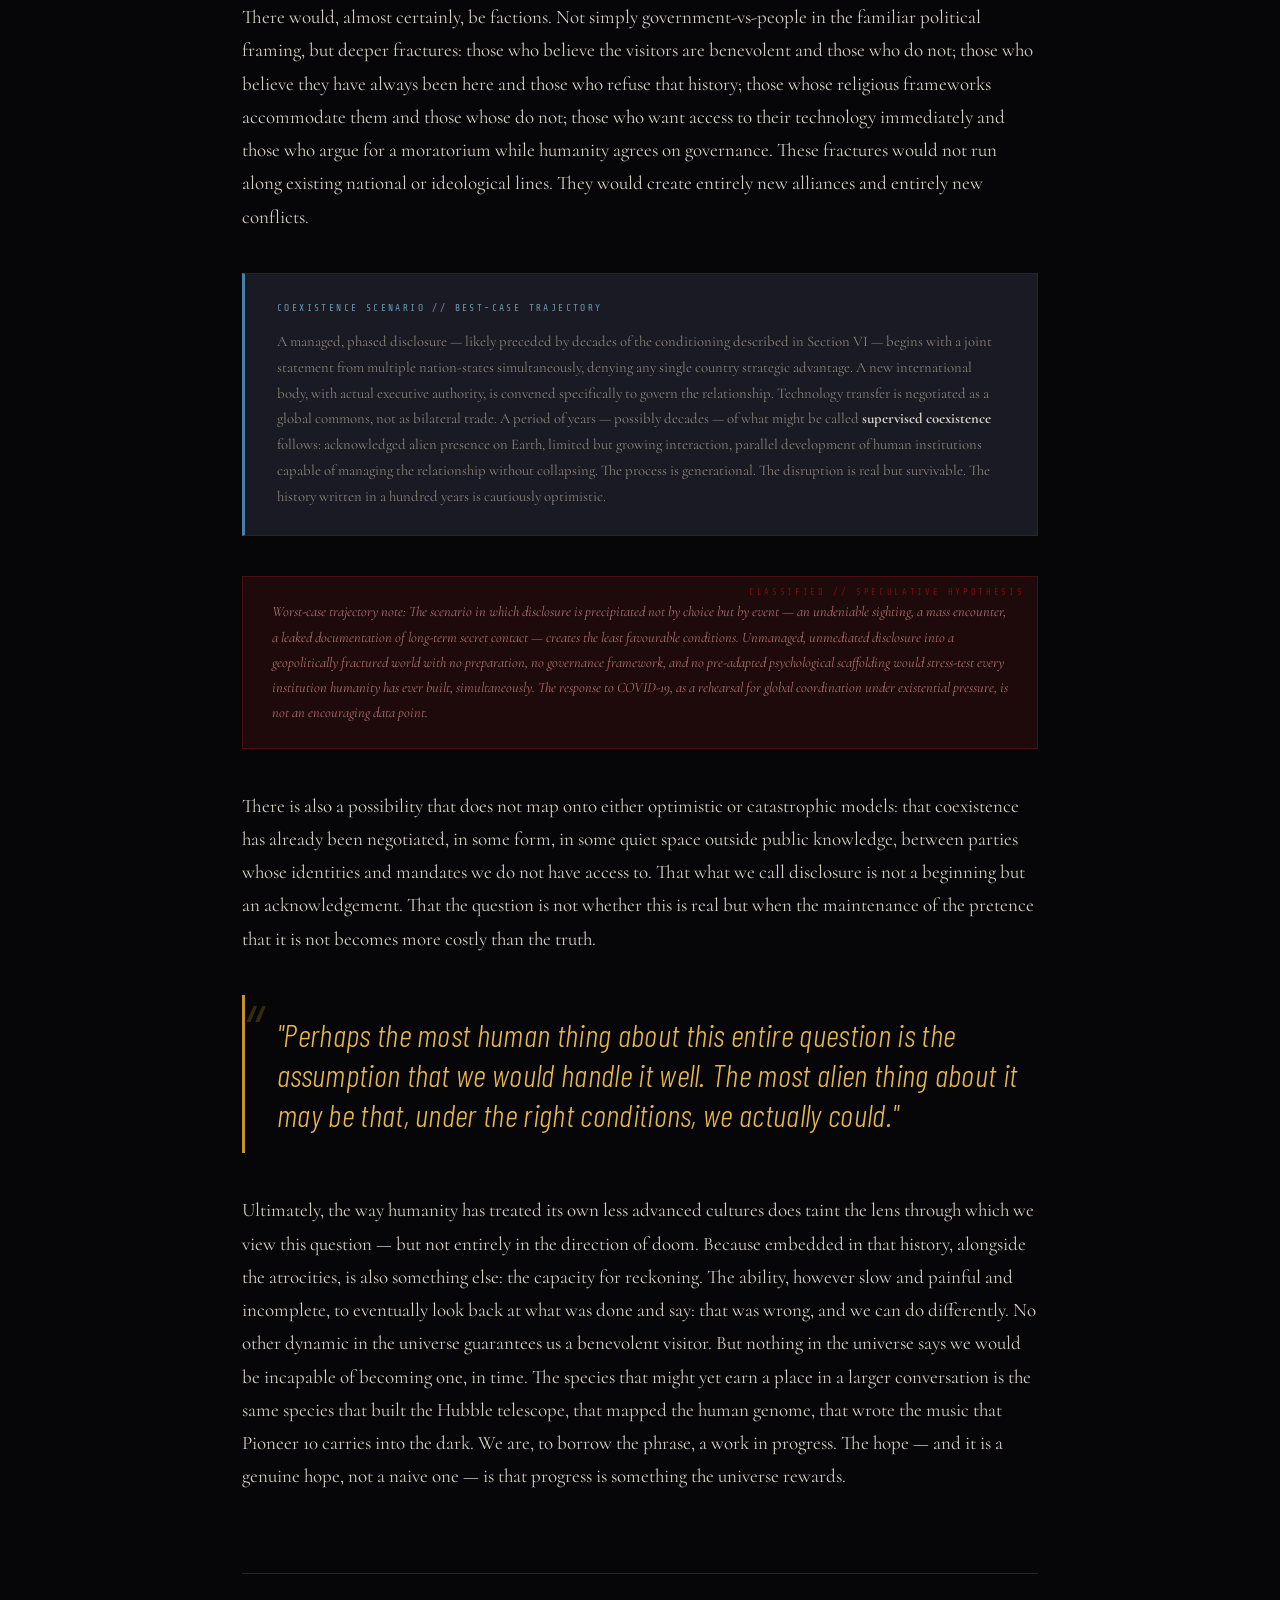
<file: data/archive/Skinny Bobs Observations of the History and observations of Humanity/chapter-disclosure.html>
<!DOCTYPE html>
<html lang="en">
<head>
<meta charset="UTF-8">
<meta name="viewport" content="width=device-width, initial-scale=1.0">
<title>Chapter: The Mirror in the Sky — Disclosure, Fear, and the Weight of History</title>
<link rel="preconnect" href="https://fonts.googleapis.com">
<link rel="preconnect" href="https://fonts.gstatic.com" crossorigin>
<link href="https://fonts.googleapis.com/css2?family=Barlow+Condensed:ital,wght@0,300;0,600;0,700;0,900;1,300&family=Cormorant:ital,wght@0,300;0,400;0,500;0,600;1,300;1,400;1,500&family=Share+Tech+Mono&display=swap" rel="stylesheet">
<style>
  :root {
    --void: #060608;
    --deep: #0d0d12;
    --surface: #13131a;
    --panel: #1a1a24;
    --border: #252530;
    --amber: #c8922a;
    --amber-dim: #8a6018;
    --amber-glow: #e8b84b;
    --cold: #4a7fa8;
    --cold-bright: #7ab8d8;
    --redact: #1e0a0a;
    --redact-text: #8b0000;
    --text-primary: #d4cfc4;
    --text-secondary: #8a8478;
    --text-muted: #504c44;
    --stamp-red: rgba(180,20,20,0.85);
  }

  *, *::before, *::after { box-sizing: border-box; margin: 0; padding: 0; }

  html { scroll-behavior: smooth; }

  body {
    background-color: var(--void);
    color: var(--text-primary);
    font-family: 'Cormorant', Georgia, serif;
    font-size: 19px;
    line-height: 1.75;
    overflow-x: hidden;
  }

  /* ─── STARFIELD ─── */
  #starfield {
    position: fixed;
    inset: 0;
    pointer-events: none;
    z-index: 0;
    overflow: hidden;
  }
  .star {
    position: absolute;
    background: white;
    border-radius: 50%;
    animation: twinkle var(--dur, 4s) ease-in-out infinite var(--del, 0s);
    opacity: 0;
  }
  @keyframes twinkle {
    0%, 100% { opacity: 0; }
    50% { opacity: var(--op, 0.6); }
  }

  /* ─── LAYOUT ─── */
  #main-wrapper {
    position: relative;
    z-index: 1;
    max-width: 860px;
    margin: 0 auto;
    padding: 0 2rem 6rem;
  }

  /* ─── STICKY NAV ─── */
  #sticky-nav {
    position: sticky;
    top: 0;
    z-index: 100;
    background: rgba(6,6,8,0.92);
    border-bottom: 1px solid var(--border);
    backdrop-filter: blur(12px);
    padding: 0.6rem 2rem;
    display: flex;
    align-items: center;
    justify-content: space-between;
    font-family: 'Share Tech Mono', monospace;
    font-size: 0.65rem;
    color: var(--text-muted);
    letter-spacing: 0.12em;
  }
  .nav-label { color: var(--amber-dim); text-transform: uppercase; }
  .nav-links {
    display: flex;
    gap: 1.6rem;
    list-style: none;
  }
  .nav-links a {
    color: var(--text-muted);
    text-decoration: none;
    transition: color 0.2s;
  }
  .nav-links a:hover { color: var(--amber-glow); }
  .nav-progress {
    position: absolute;
    bottom: 0;
    left: 0;
    height: 1px;
    background: var(--amber);
    width: 0%;
    transition: width 0.1s linear;
  }

  /* ─── HERO ─── */
  #hero {
    padding: 7rem 0 4rem;
    position: relative;
  }
  .chapter-label {
    font-family: 'Share Tech Mono', monospace;
    font-size: 0.7rem;
    letter-spacing: 0.25em;
    color: var(--amber-dim);
    text-transform: uppercase;
    margin-bottom: 2rem;
    display: flex;
    align-items: center;
    gap: 1rem;
  }
  .chapter-label::after {
    content: '';
    flex: 1;
    height: 1px;
    background: linear-gradient(to right, var(--amber-dim), transparent);
  }
  h1.main-title {
    font-family: 'Barlow Condensed', sans-serif;
    font-weight: 900;
    font-size: clamp(3.2rem, 8vw, 6.5rem);
    line-height: 0.92;
    letter-spacing: -0.01em;
    color: var(--text-primary);
    margin-bottom: 1.2rem;
  }
  h1.main-title em {
    font-style: italic;
    color: var(--amber);
    font-weight: 300;
  }
  .subtitle {
    font-family: 'Cormorant', serif;
    font-style: italic;
    font-size: 1.25rem;
    color: var(--text-secondary);
    max-width: 600px;
    margin-bottom: 3rem;
    line-height: 1.5;
  }
  .hero-meta {
    font-family: 'Share Tech Mono', monospace;
    font-size: 0.65rem;
    letter-spacing: 0.15em;
    color: var(--text-muted);
    display: flex;
    gap: 2.5rem;
  }
  .hero-meta span { color: var(--cold); }

  /* ─── CLASSIFICATION BANNER ─── */
  .classification-banner {
    font-family: 'Share Tech Mono', monospace;
    font-size: 0.7rem;
    letter-spacing: 0.3em;
    text-align: center;
    padding: 0.5rem;
    border: 1px solid var(--redact-text);
    color: var(--redact-text);
    margin: 2rem 0 3.5rem;
    text-transform: uppercase;
    opacity: 0.7;
  }

  /* ─── DIVIDERS ─── */
  .section-divider {
    display: flex;
    align-items: center;
    gap: 1rem;
    margin: 4rem 0 2.5rem;
  }
  .section-divider::before, .section-divider::after {
    content: '';
    flex: 1;
    height: 1px;
    background: var(--border);
  }
  .divider-icon {
    width: 6px; height: 6px;
    background: var(--amber);
    transform: rotate(45deg);
    flex-shrink: 0;
  }

  /* ─── SECTION HEADINGS ─── */
  .section-number {
    font-family: 'Share Tech Mono', monospace;
    font-size: 0.6rem;
    letter-spacing: 0.2em;
    color: var(--amber-dim);
    display: block;
    margin-bottom: 0.5rem;
    text-transform: uppercase;
  }
  h2.section-title {
    font-family: 'Barlow Condensed', sans-serif;
    font-weight: 700;
    font-size: clamp(1.8rem, 4vw, 2.8rem);
    line-height: 1.05;
    letter-spacing: 0.01em;
    color: var(--text-primary);
    margin-bottom: 2rem;
  }
  h2.section-title em { color: var(--amber); font-style: italic; font-weight: 300; }

  /* ─── BODY TEXT ─── */
  p {
    margin-bottom: 1.4rem;
    color: var(--text-primary);
    font-weight: 400;
  }
  p.lead {
    font-size: 1.2rem;
    font-style: italic;
    color: var(--text-secondary);
    line-height: 1.65;
    margin-bottom: 2rem;
  }

  /* ─── DROP CAP ─── */
  .drop-cap::first-letter {
    font-family: 'Barlow Condensed', sans-serif;
    font-weight: 900;
    font-size: 5.2rem;
    line-height: 0.75;
    float: left;
    margin-right: 0.1em;
    margin-top: 0.08em;
    color: var(--amber);
  }

  /* ─── PULL QUOTES ─── */
  blockquote.pull-quote {
    border-left: 3px solid var(--amber);
    padding: 1.2rem 0 1.2rem 2rem;
    margin: 2.5rem 0;
    font-family: 'Barlow Condensed', sans-serif;
    font-style: italic;
    font-weight: 300;
    font-size: clamp(1.4rem, 3vw, 2rem);
    line-height: 1.25;
    color: var(--amber-glow);
    letter-spacing: 0.01em;
    position: relative;
  }
  blockquote.pull-quote::before {
    content: '\201C';
    font-size: 5rem;
    line-height: 0;
    position: absolute;
    top: 2.2rem;
    left: -0.1rem;
    color: var(--amber-dim);
    opacity: 0.4;
  }
  blockquote.pull-quote cite {
    display: block;
    font-size: 0.7rem;
    font-family: 'Share Tech Mono', monospace;
    letter-spacing: 0.15em;
    color: var(--text-muted);
    margin-top: 0.8rem;
    font-style: normal;
  }

  /* ─── DOSSIER PANELS ─── */
  .dossier-panel {
    background: var(--panel);
    border: 1px solid var(--border);
    border-left: 3px solid var(--cold);
    padding: 1.6rem 2rem;
    margin: 2.5rem 0;
    position: relative;
  }
  .dossier-panel::before {
    content: attr(data-label);
    font-family: 'Share Tech Mono', monospace;
    font-size: 0.6rem;
    letter-spacing: 0.25em;
    color: var(--cold-bright);
    text-transform: uppercase;
    display: block;
    margin-bottom: 0.8rem;
    opacity: 0.8;
  }
  .dossier-panel p { margin-bottom: 0.6rem; font-size: 0.92rem; color: var(--text-secondary); }
  .dossier-panel p:last-child { margin-bottom: 0; }
  .dossier-panel strong { color: var(--text-primary); }

  /* ─── REDACTED BOX ─── */
  .redacted-box {
    background: var(--redact);
    border: 1px solid rgba(180,20,20,0.3);
    padding: 1.4rem 1.8rem;
    margin: 2.5rem 0;
    position: relative;
    overflow: hidden;
  }
  .redacted-box::after {
    content: 'CLASSIFIED // SPECULATIVE HYPOTHESIS';
    font-family: 'Share Tech Mono', monospace;
    font-size: 0.55rem;
    letter-spacing: 0.3em;
    color: var(--stamp-red);
    position: absolute;
    top: 0.5rem;
    right: 0.8rem;
    opacity: 0.7;
  }
  .redacted-box p { font-size: 0.9rem; color: #b07070; font-style: italic; margin-bottom: 0.5rem; }
  .redacted-box p:last-child { margin-bottom: 0; }

  /* ─── TWO-COLUMN COMPARE ─── */
  .compare-grid {
    display: grid;
    grid-template-columns: 1fr 1fr;
    gap: 1px;
    background: var(--border);
    margin: 2.5rem 0;
    border: 1px solid var(--border);
  }
  .compare-col {
    background: var(--surface);
    padding: 1.6rem;
  }
  .compare-col h4 {
    font-family: 'Barlow Condensed', sans-serif;
    font-weight: 700;
    font-size: 1rem;
    letter-spacing: 0.08em;
    text-transform: uppercase;
    margin-bottom: 1rem;
  }
  .compare-col.human h4 { color: var(--redact-text); }
  .compare-col.alien h4 { color: var(--cold-bright); }
  .compare-col ul { list-style: none; }
  .compare-col ul li {
    font-size: 0.9rem;
    color: var(--text-secondary);
    padding: 0.4rem 0;
    border-bottom: 1px solid var(--border);
    padding-left: 1rem;
    position: relative;
  }
  .compare-col ul li::before {
    content: '→';
    position: absolute;
    left: 0;
    color: var(--text-muted);
    font-size: 0.75rem;
  }
  .compare-col ul li:last-child { border-bottom: none; }

  /* ─── NUMBERED INSIGHTS ─── */
  .insight-list {
    list-style: none;
    margin: 2rem 0;
    counter-reset: insight-counter;
  }
  .insight-list li {
    counter-increment: insight-counter;
    padding: 1.2rem 1.4rem 1.2rem 4rem;
    border-bottom: 1px solid var(--border);
    position: relative;
    font-size: 0.95rem;
    color: var(--text-secondary);
  }
  .insight-list li:last-child { border-bottom: none; }
  .insight-list li::before {
    content: counter(insight-counter, decimal-leading-zero);
    position: absolute;
    left: 0.8rem;
    top: 1.1rem;
    font-family: 'Share Tech Mono', monospace;
    font-size: 0.75rem;
    color: var(--amber);
    letter-spacing: 0.1em;
  }
  .insight-list li strong { color: var(--text-primary); display: block; margin-bottom: 0.3rem; }

  /* ─── DISRUPTION MATRIX ─── */
  .disruption-matrix {
    margin: 2.5rem 0;
    border: 1px solid var(--border);
    overflow: hidden;
  }
  .matrix-header {
    background: var(--panel);
    padding: 0.8rem 1.4rem;
    font-family: 'Share Tech Mono', monospace;
    font-size: 0.65rem;
    letter-spacing: 0.2em;
    color: var(--amber-dim);
    text-transform: uppercase;
    border-bottom: 1px solid var(--border);
  }
  .matrix-row {
    display: grid;
    grid-template-columns: 1.4fr 1fr 1.8fr;
    gap: 0;
    border-bottom: 1px solid var(--border);
  }
  .matrix-row:last-child { border-bottom: none; }
  .matrix-row.head { background: var(--surface); }
  .matrix-cell {
    padding: 0.9rem 1.2rem;
    font-size: 0.85rem;
    border-right: 1px solid var(--border);
    color: var(--text-secondary);
  }
  .matrix-cell:last-child { border-right: none; }
  .matrix-row.head .matrix-cell {
    font-family: 'Barlow Condensed', sans-serif;
    font-weight: 700;
    font-size: 0.7rem;
    letter-spacing: 0.12em;
    text-transform: uppercase;
    color: var(--text-muted);
  }
  .threat-high { color: var(--redact-text); font-weight: 600; }
  .threat-med { color: var(--amber); }
  .threat-low { color: var(--cold-bright); }

  /* ─── STAMP ─── */
  .stamp {
    display: inline-block;
    border: 2px solid var(--stamp-red);
    color: var(--stamp-red);
    font-family: 'Share Tech Mono', monospace;
    font-size: 0.65rem;
    letter-spacing: 0.3em;
    padding: 0.25rem 0.7rem;
    text-transform: uppercase;
    transform: rotate(-2deg);
    opacity: 0.7;
    margin: 0 0.5rem;
  }

  /* ─── CLOSING ─── */
  .closing-section {
    margin-top: 5rem;
    padding-top: 3rem;
    border-top: 1px solid var(--border);
    text-align: center;
  }
  .closing-glyph {
    font-family: 'Share Tech Mono', monospace;
    font-size: 0.65rem;
    letter-spacing: 0.4em;
    color: var(--text-muted);
    margin-bottom: 2rem;
    display: block;
  }
  .closing-text {
    font-family: 'Cormorant', serif;
    font-style: italic;
    font-size: 1.1rem;
    color: var(--text-secondary);
    max-width: 600px;
    margin: 0 auto;
    line-height: 1.7;
  }

  /* ─── SCROLL REVEAL ─── */
  .reveal {
    opacity: 0;
    transform: translateY(28px);
    transition: opacity 0.7s ease, transform 0.7s ease;
  }
  .reveal.visible {
    opacity: 1;
    transform: translateY(0);
  }

  /* ─── RESPONSIVE ─── */
  @media (max-width: 600px) {
    body { font-size: 17px; }
    .compare-grid { grid-template-columns: 1fr; }
    .matrix-row { grid-template-columns: 1fr; }
    .nav-links { display: none; }
    #hero { padding: 4rem 0 2rem; }
  }
</style>
</head>
<body>

<!-- Starfield -->
<canvas id="starfield"></canvas>

<!-- Sticky Nav -->
<nav id="sticky-nav">
  <span class="nav-label">The Disclosure Files &nbsp;/&nbsp; Chapter IV</span>
  <ul class="nav-links">
    <li><a href="#mirror">The Mirror</a></li>
    <li><a href="#lab">The Lab</a></li>
    <li><a href="#conditioning">Conditioning</a></li>
    <li><a href="#divided">Divided Earth</a></li>
    <li><a href="#coexistence">Coexistence</a></li>
  </ul>
  <div class="nav-progress" id="progress-bar"></div>
</nav>

<div id="main-wrapper">

  <!-- ═══ HERO ═══ -->
  <header id="hero">
    <div class="chapter-label">Chapter IV &nbsp;·&nbsp; Contact Hypothesis &nbsp;·&nbsp; Speculative Non-Fiction</div>
    <h1 class="main-title">
      THE MIRROR<br>
      <em>IN THE</em><br>
      SKY
    </h1>
    <p class="subtitle">On fear, colonialism, disclosure, and what it means to be the less advanced civilization for once</p>
    <div class="hero-meta">
      <span>EST. READING TIME: <span>~22 min</span></span>
      <span>SECTIONS: <span>9</span></span>
      <span>CLASSIFICATION: <span>OPEN SPECULATION</span></span>
    </div>
  </header>

  <div class="classification-banner">
    This chapter is speculative non-fiction · All hypotheses are exploratory · No claims of verified contact are made
  </div>

  <!-- ═══ I. THE MIRROR ═══ -->
  <section id="mirror">
    <div class="section-divider"><div class="divider-icon"></div></div>
    <span class="section-number">Section I</span>
    <h2 class="section-title">The Mirror <em>We Fear</em></h2>

    <p class="lead reveal">When humans imagine contact with an advanced alien civilisation, the emotional register is rarely neutral. It splits, almost universally, into two poles: rapture and dread.</p>

    <p class="drop-cap reveal">The rapture is easy to understand — the end of cosmic loneliness, the promise of technology and wisdom beyond anything we could reach alone, the confirmation that consciousness is not an accident flickering in a cold and empty universe. But the dread is more interesting, because it is not really about them. It is about us. It is a mirror held up to ten thousand years of human behaviour, and what stares back is not alien at all.</p>

    <p class="reveal">The most honest reason so many people fear alien contact is that they know, implicitly or explicitly, what tends to happen when a technologically superior civilisation encounters one that is not. The historical record is unambiguous. From the Spanish arrival in Mesoamerica to the British plantation of the Americas and the Pacific, from the Belgian Congo to the systematic destruction of First Nations cultures across the globe — the pattern repeats with terrible consistency. The more powerful civilisation does not say: <em>how extraordinary, a different people with their own knowledge, their own cosmology, their own sovereignty.</em> It says: <em>how useful. How convertible. How ours.</em></p>

    <blockquote class="pull-quote reveal">
      "The fear of aliens is not fear of the unknown. It is recognition of the known — dressed in unfamiliar skin, arriving from an unfamiliar direction, carrying a familiar logic of power."
    </blockquote>

    <p class="reveal">This is the colonial lens applied to the cosmos. And it is not irrational. It is, in fact, the only lens a species with our history could reasonably apply. We have no data on how advanced civilisations treat less advanced ones — except our own. And that data is not encouraging.</p>

    <div class="dossier-panel reveal" data-label="Historical Analogue // The Fermi Paradox Addendum">
      <p>Physicist Enrico Fermi's famous question — <strong>"Where is everybody?"</strong> — assumes that if intelligent life exists, it would be communicating or exploring. But there is another reading: perhaps advanced civilisations know the danger of announcing themselves to species with the specific mix of tribalism, territorial aggression, and technological adolescence that characterises humanity circa the 21st century. The silence, on this reading, is not absence. It is discretion.</p>
    </div>

    <p class="reveal">The colonial analogy also raises a deeper question about moral development. Colonialism was not carried out by monsters — it was carried out by people who genuinely believed they were doing something righteous. They had ethical frameworks that permitted, even celebrated, what we now recognise as atrocity. The question for any alien civilisation far older than ours is whether moral development scales with technological development — or whether it doesn't, whether an ancient spacefaring species might have its own ethical blind spots as catastrophic as ours, simply less visible to itself.</p>
  </section>

  <!-- ═══ II. COLONIAL PARALLELS ═══ -->
  <section id="colonial">
    <div class="section-divider"><div class="divider-icon"></div></div>
    <span class="section-number">Section II</span>
    <h2 class="section-title">What <em>History</em> Teaches About First Contact</h2>

    <p class="reveal">There is a school of thought, not entirely fringe, that runs through the work of anthropologists, historians, and — crucially — military strategists: the outcome of contact between civilisations at vastly different developmental stages is almost always the same. The less advanced civilisation is reorganised, often catastrophically, around the needs and assumptions of the more advanced one.</p>

    <div class="compare-grid reveal">
      <div class="compare-col human">
        <h4>Human History: Advanced vs. Indigenous</h4>
        <ul>
          <li>Technology used as instrument of subjugation</li>
          <li>Knowledge systems dismissed or appropriated</li>
          <li>Indigenous cosmologies labelled as primitive myth</li>
          <li>Resource extraction framed as civilising mission</li>
          <li>Biological impact (disease) catastrophic and unacknowledged</li>
          <li>Sovereignty erased through legal and military force</li>
          <li>Cultural memory suppressed across generations</li>
        </ul>
      </div>
      <div class="compare-col alien">
        <h4>Alien Contact: Hypothetical Parallel</h4>
        <ul>
          <li>Technology withheld, weaponised, or selectively shared</li>
          <li>Human knowledge systems treated as quaint or studied</li>
          <li>Human religion and cosmology reframed as misinterpretation</li>
          <li>Earth's biosphere as resource or laboratory</li>
          <li>Genetic or biological interaction with unknown consequence</li>
          <li>National sovereignty rendered meaningless by superior force</li>
          <li>Disclosure managed to minimise resistance, not maximise truth</li>
        </ul>
      </div>
    </div>

    <p class="reveal">The argument is not that aliens would necessarily replicate European colonialism. It is that the structural conditions — technological asymmetry, competing interests, the moral difficulty of treating a stranger species with full ethical regard — create pressures that have, in every human case we know of, produced exploitation. Whether those pressures lead to the same outcome in a non-human context depends entirely on how different the visitor's values and ethics actually are from ours. And we have no way to know.</p>

    <blockquote class="pull-quote reveal">
      "The question is not whether they are benevolent. The question is whether benevolence, across the vast chasm of cognitive and developmental difference, looks anything like what we would recognise as kindness."
    </blockquote>

    <p class="reveal">There is also the possibility — unsettling but worth taking seriously — that the morally sophisticated version of alien contact is exactly what colonialism pretended to be: the claim that intervention, however disruptive, serves the long-term development of the less advanced party. The Jesuit missions of South America believed, sincerely, that they were saving souls. The British East India Company believed, with some genuine conviction, that they were bringing order to chaos. An alien civilisation observing humanity's self-destructive trajectory might hold an analogous belief. And they might not be entirely wrong. Which makes it more complicated, not less.</p>
  </section>

  <!-- ═══ III. THE LAB ═══ -->
  <section id="lab">
    <div class="section-divider"><div class="divider-icon"></div></div>
    <span class="section-number">Section III</span>
    <h2 class="section-title">The <em>Laboratory</em> Gaze — Were We Ever the Specimen?</h2>

    <p class="lead reveal">If a civilisation exists that has been aware of Earth for thousands — or millions — of years, the most logical long-term posture is not contact. It is observation.</p>

    <p class="drop-cap reveal">Humanity is, right now, doing exactly this. We study isolated Amazonian tribes from satellite imagery, careful not to make contact, aware that contact itself is a contamination. We observe chimpanzee communities for decades before intervening. We tag, track, and monitor animal populations in ways those populations are entirely unaware of. We deploy probes to distant bodies in our solar system and observe without interacting. The logic of non-interventionist observation is one we practise as the more advanced party in any interaction with something we want to understand without disturbing.</p>

    <p class="reveal">Now reverse the camera. If we are the subject, the specimen in the controlled environment of Earth, what does that observational posture look like from the outside? It looks, with uncomfortable precision, like many of the things that have been reported for centuries — and intensively since the mid-20th century. Craft that hover and withdraw. Lights that pace aircraft. Encounters that leave physical traces but no definitive evidence. Entities that appear, interact briefly, and vanish. A pattern not of invasion, nor of welcome, but of systematic, methodical, long-term watching.</p>

    <div class="redacted-box reveal">
      <p>Hypothesis: If early contact occurred in the deep past — among populations whose written records have not survived, or whose accounts were reinterpreted as myth — those encounters may have involved procedures we would now recognise as biological research. The examination of an organism. The collection of samples. The observation of stress responses.</p>
      <p>Humanity performed vivisection on other species as standard scientific practice well into the twentieth century. We subjected our own people — enslaved populations, prisoners, the colonised, the institutionalised — to fatal or permanently damaging experimentation. In the name of knowledge. In the name of progress. If a distant observer watched that and extrapolated to our likely tolerance for being studied in similar ways, they would conclude: these beings do not consider informed consent a precondition for scientific inquiry. They do not extend full moral standing to those they perceive as less developed.</p>
      <p>The question is whether they drew the same conclusions about their own relationship to us.</p>
    </div>

    <p class="reveal">This is the hardest corner of the hypothesis to sit with. Because if it is true — if there were, in the deep past, interventions that were painful, non-consensual, and motivated by scientific curiosity rather than malice — then we have to reckon with the fact that we would have done exactly the same. We did do the same. To each other. To every other species we studied. The ethical framework that now condemns such practices is extraordinarily recent. It is, by any cosmic standard, brand new.</p>

    <blockquote class="pull-quote reveal">
      "We have only recently extended the concept of rights to our own species universally. We are still fighting about whether it extends to other species. The idea that an alien civilisation would simply arrive pre-loaded with a perfect ethics is our own wishful thinking wearing a silver suit."
    </blockquote>
  </section>

  <!-- ═══ IV. ANCIENT CONTACT ═══ -->
  <section id="ancient">
    <div class="section-divider"><div class="divider-icon"></div></div>
    <span class="section-number">Section IV</span>
    <h2 class="section-title">Ancient Knowing — <em>Long Before</em> Roswell</h2>

    <p class="reveal">The 20th century framing of the UFO question — grounded in the post-war era, shaped by Cold War anxieties, centred on Roswell and the Area 51 mythologies — is almost certainly the wrong frame. If contact, or proto-contact, has occurred, the more plausible timeline begins not in 1947 but in the deep pre-literate past, when no agency existed to classify the encounter, no government existed to suppress it, and the beings involved were interpreted through the only available cognitive architecture: religion, mythology, and cosmology.</p>

    <div class="dossier-panel reveal" data-label="Pattern Recognition // Ancient Accounts">
      <p>Across cultures with no documented contact with each other, <strong>remarkably similar accounts exist</strong> of beings descending from the sky, interacting with human populations, imparting knowledge, and departing. The Sumerian Anunnaki. The Dogon tribe's precise knowledge of the Sirius star system prior to the invention of the telescope. The <em>Vimanas</em> of Sanskrit texts — aerial vehicles with detailed mechanical descriptions. The Nazca lines, oriented to celestial events. The global flood narratives. The recurring motif of beings of light arriving in vehicles of fire.</p>
      <p>None of this constitutes proof. Each account has mundane explanations. But the <strong>convergent pattern</strong> — sky, beings, knowledge transfer, departure — is worth noting as an anthropological phenomenon regardless of its ultimate cause.</p>
    </div>

    <p class="reveal">If those accounts reflect something real — even partially, even distortedly — then the relationship between Earth's inhabitants and whatever is out there is not a new thing that began with radar detection and fighter-pilot scrambles. It is an ancient relationship. One in which the asymmetry of knowledge and power has always been absolute, and in which humanity has always been the party that did not fully understand what was happening to it, or why.</p>

    <p class="reveal">That changes the nature of any potential disclosure conversation entirely. We are not, on this hypothesis, being introduced to something new. We are being asked, at long last, to consciously acknowledge something we have always peripherally known — something encoded in our oldest stories, inscribed in our most enduring monuments, woven into our creation myths across every civilisation, on every continent, that ever looked up at the night sky and wondered what was looking back.</p>
  </section>

  <!-- ═══ V. DISCLOSURE ═══ -->
  <section id="disclosure">
    <div class="section-divider"><div class="divider-icon"></div></div>
    <span class="section-number">Section V</span>
    <h2 class="section-title">The Disclosure <em>Equation</em></h2>

    <p class="lead reveal">If the visitors know everything about us — our biology, our psychology, our political structures, our volatility — then disclosure is not a discovery they make. It is a decision they make. And it is a decision that will be timed, paced, and mediated with extraordinary care. Because the cost of getting it wrong, from their perspective, may be catastrophic for both parties.</p>

    <p class="drop-cap reveal">The disclosure question is almost never framed this way in public conversation. The popular narrative positions it as something being suppressed — a secret governments are keeping from their people, a document yet to be declassified, a whistle-blower who hasn't yet spoken loudly enough. And while government suppression of information is empirically well-documented in other contexts, that framing misses something fundamental: it assumes that disclosure is a human decision to make.</p>

    <p class="reveal">If there are beings aware of Earth with the technological capacity for sustained observation or contact, and they have chosen not to announce themselves in a way that is globally undeniable, that choice is not random. It is strategic. The question is what strategy it serves.</p>

    <ul class="insight-list reveal">
      <li>
        <strong>The Stability Threshold</strong>
        A civilisation advanced enough to travel interstellar distances has, presumably, survived the phase of development humanity is currently in — the period when a species gains weapons of mass destruction before it gains the political maturity to reliably not use them. They may be waiting for us to cross that threshold. Or they may have concluded we will not.
      </li>
      <li>
        <strong>The Fragmentation Problem</strong>
        Disclosure to one government is not disclosure to humanity. The geopolitical consequence of, say, the United States government confirming contact while Russia and China remain sceptical or excluded would be so destabilising as to be nearly indistinguishable from an act of war. Global disclosure requires something like a unified global recipient — which does not currently exist.
      </li>
      <li>
        <strong>The Psychological Preparation Gap</strong>
        Multiple surveys across the past three decades suggest that large portions of global populations — particularly in deeply religious communities — would experience profound, potentially destabilising cognitive dissonance upon confirmed contact. The Vatican's increasingly public engagement with the possibility of extraterrestrial life may reflect an institutional attempt to pre-adapt its billion-plus adherents to a framework that doesn't collapse their cosmology on first contact.
      </li>
      <li>
        <strong>The Power Equilibrium Threat</strong>
        Confirmed advanced alien technology in the possession of any single nation-state — even as shared knowledge — would end the existing balance of power. No treaty framework, no international body, no diplomatic convention was designed for this scenario. Disclosure, without extraordinary groundwork, is also a starting pistol for a new and unprecedented global power struggle.
      </li>
      <li>
        <strong>The Economic Disruption Cascade</strong>
        Access to advanced energy technology, propulsion, materials science, or biological knowledge would not merely improve existing industries — it would end some of them overnight. The carbon energy sector alone represents tens of trillions of dollars in assets and employs hundreds of millions of people globally. The speed of that disruption matters as much as the disruption itself.
      </li>
    </ul>

    <p class="reveal">This is why the most coherent version of the disclosure question is not: <em>why haven't they told us?</em> It is: <em>under what conditions could they tell us in a way that doesn't immediately destroy us?</em></p>
  </section>

  <!-- ═══ VI. CONDITIONING ═══ -->
  <section id="conditioning">
    <div class="section-divider"><div class="divider-icon"></div></div>
    <span class="section-number">Section VI</span>
    <h2 class="section-title">The Conditioning <em>of Civilisation</em></h2>

    <p class="lead reveal">There is a theory — not from the fringes, but from serious academics in the fields of media studies, cognitive psychology, and what might be called exo-sociology — that humanity has been in a long, slow, deliberate process of psychological preparation for disclosed contact. That the preparation is both conscious and unconscious. That it operates through channels we have built ourselves, guided by suggestions we may not have originated.</p>

    <p class="reveal">Consider the arc of science fiction across the 20th century. In its early decades, the dominant alien archetype in popular culture was predatory and invasive — H.G. Wells's Martians, pulp horror, the communist-coded paranoia films of the 1950s. The alien was the Other at its most threatening. Then something shifted. Gradually, incrementally, the cinematic and literary alien became more complex. Ambiguous. Sometimes wise. Sometimes tragic. Sometimes the most ethical being in the story.</p>

    <div class="dossier-panel reveal" data-label="Cultural Conditioning // Cinema as Preparation Vector">
      <p><strong>1977:</strong> Close Encounters of the Third Kind reframes the alien encounter as spiritual experience rather than invasion. Government deception, not alien malice, is the primary threat.</p>
      <p><strong>1982:</strong> E.T. redefines the alien as vulnerable, childlike, morally superior — the human impulse to hide and protect it is presented as instinctively correct.</p>
      <p><strong>1997:</strong> Contact posits first contact as a solitary, transformative, consciousness-expanding event rooted in science and mathematics as universal language.</p>
      <p><strong>2016:</strong> Arrival challenges linear time, linguistic relativity, and the assumption that communication with a non-human intelligence would map onto human cognitive structures at all.</p>
      <p>The narrative trajectory is not random. Each decade's dominant contact narrative prepares the audience for a slightly more sophisticated, less anthropocentric, less threatening model of what contact might be.</p>
    </div>

    <p class="reveal">Whether this trajectory reflects the unconscious working-through of cultural anxieties, a deliberate effort by thoughtful creators to shift collective psychology, or — in the most speculative reading — something more directed from outside the cultural conversation, the effect is the same. The generations that grew up on Spielberg's aliens, then on Arrival, then on the steady drumbeat of credible military witness accounts and Congressional testimony, are psychologically different audiences for disclosure than the generation that watched War of the Worlds and loaded their rifles.</p>

    <blockquote class="pull-quote reveal">
      "Every generation's dominant alien narrative is a mirror of what that generation can tolerate knowing. We are not being told. We are being prepared to be able to hear."
    </blockquote>

    <p class="reveal">Beyond cinema, consider the broader cultural terrain: the slow migration of UFO discussion from tabloid mockery to Congressional hearing, from fringe obsession to Pentagon-acknowledged UAP programme. The former intelligence officials and military pilots now speaking with institutional credibility. The systematic reclassification of events that were previously classified. These movements are not accidental, and they did not happen simultaneously without coordination. Whether the coordination is entirely human, or partly not, is the question that cannot yet be answered. But the direction of travel is clear: we are being walked, carefully and incrementally, toward a door.</p>

    <p class="reveal">The unconscious dimension is harder to map but potentially more significant. Jungian analysts have long noted the archetypal quality of UFO accounts — their recurrence in dreams, their relationship to transformation mythology, the frequency with which witnesses describe experiences that parallel near-death experiences in their psychological aftermath. If consciousness itself has a role in this process — if contact operates not only through physical encounter but through something more like directed intuition or shared dream-space — then the preparation for disclosure is not merely happening in theatres and news cycles. It may be happening in the accumulated dreamlife of the species.</p>
  </section>

  <!-- ═══ VII. DIVIDED EARTH ═══ -->
  <section id="divided">
    <div class="section-divider"><div class="divider-icon"></div></div>
    <span class="section-number">Section VII</span>
    <h2 class="section-title">A <em>Divided</em> Planet — The Case Against Contact Now</h2>

    <p class="drop-cap reveal">One of the most structurally compelling arguments for why formal, undeniable contact has not yet occurred is also the simplest: there is no coherent recipient. Humanity does not speak with one voice. It does not have a unified decision-making apparatus for anything, let alone for the most consequential event in its history. It is a species that, as of this writing, cannot agree on the existence of a changing climate it is directly observing, cannot prevent the spread of weapons among the nations it comprises, and is actively engaged in multiple large-scale military conflicts with no resolution in sight.</p>

    <p class="reveal">From the perspective of a civilisation evaluating whether to make itself known to another, this matters enormously. Contact is not an announcement. It is the beginning of a relationship. And every relationship involves risk management. The relevant risk question is not: <em>is this species intelligent enough to know about us?</em> It is: <em>can this species receive the information without immediately weaponising the outcome?</em></p>

    <div class="dossier-panel reveal" data-label="Structural Analysis // The Disclosure Recipient Problem">
      <p><strong>There is no institution with global authority</strong> to receive disclosure. The United Nations is advisory, not executive. The five permanent Security Council members have competing interests in any scenario involving extraterrestrial technology.</p>
      <p><strong>Religious institutions</strong> represent the primary worldview framework for the majority of humans. Many of those frameworks have no interpretive space for the confirmed existence of alien intelligence. The theological crisis that would follow immediate, unmediated disclosure could be more destabilising than any geopolitical consequence.</p>
      <p><strong>Nation-state competition</strong> means that any contact made with one government becomes a strategic asset of that government. The race to monopolise relationship with an extraterrestrial party would make the nuclear arms race look orderly by comparison.</p>
    </div>

    <p class="reveal">There is also, more quietly, the question of what humanity's division communicates about its readiness. A species that cannot achieve basic coordination on existential threats it has generated internally — climate, nuclear proliferation, pandemic preparedness, extreme poverty — may signal to any observing civilisation that it is not yet at the developmental stage where contact would be productive rather than destructive. This is not a judgement. It is, arguably, exactly the calculation a responsible advanced civilisation would make before deciding whether and how to reveal itself.</p>

    <blockquote class="pull-quote reveal">
      "They may not be hiding from us. They may be waiting for us to become the kind of species that a disclosure would not immediately break."
    </blockquote>

    <p class="reveal">The paradox at the centre of this section is a sharp one: the very conditions that make humanity most urgently in need of outside assistance — the existential risks of this century, the tribal deadlocks, the approaching technological thresholds — may be precisely the conditions that make contact most dangerous to initiate. An advanced civilisation may judge that a species in crisis is at its most volatile, most paranoid, most likely to respond to the unknown with aggression rather than curiosity. We are, at this moment in history, arguably less ready for contact than we were in 1950. Which is a confronting thing to sit with.</p>
  </section>

  <!-- ═══ VIII. DISRUPTION ═══ -->
  <section id="disruption">
    <div class="section-divider"><div class="divider-icon"></div></div>
    <span class="section-number">Section VIII</span>
    <h2 class="section-title">When the Monopolies <em>End</em> — Economic Disruption and the Forces Against Disclosure</h2>

    <p class="lead reveal">Among all the forces that might resist disclosure — psychological, theological, geopolitical — the most consistently underestimated is the simplest: money. The concentrated interests of the global energy, defence, pharmaceutical, and financial industries represent the most powerful lobby against radical change in the structure of human civilisation that has ever existed. And the arrival of confirmed advanced alien technology would be the most radical change in that structure that has ever been proposed.</p>

    <p class="reveal">This is not a conspiracy theory. It is structural analysis. Every major incumbent industry in human history has resisted the disruptive technology that eventually replaced it — not out of villainy but out of rational self-interest. The transition from whale oil to petroleum was resisted. Steam resisted sail. The automobile industry resisted electric vehicles for a century after their first development. The pattern is so consistent as to be almost mechanical: the more capital invested in an existing system, the more powerful the resistance to the system that makes it obsolete.</p>

    <div class="disruption-matrix reveal">
      <div class="matrix-header">Post-Disclosure Disruption Matrix // Preliminary Assessment</div>
      <div class="matrix-row head">
        <div class="matrix-cell">Sector</div>
        <div class="matrix-cell">Disruption Level</div>
        <div class="matrix-cell">Mechanism of Collapse</div>
      </div>
      <div class="matrix-row">
        <div class="matrix-cell">Carbon Energy (Oil, Gas, Coal)</div>
        <div class="matrix-cell"><span class="threat-high">Existential</span></div>
        <div class="matrix-cell">Advanced propulsion and zero-point energy renders fossil fuel extraction economically irrational overnight</div>
      </div>
      <div class="matrix-row">
        <div class="matrix-cell">Defence & Aerospace</div>
        <div class="matrix-cell"><span class="threat-high">Existential</span></div>
        <div class="matrix-cell">Existing weapons platforms, fighter aircraft, and missile systems rendered obsolete by demonstrated alien technology; entire strategic doctrine collapse</div>
      </div>
      <div class="matrix-row">
        <div class="matrix-cell">Pharmaceutical Industry</div>
        <div class="matrix-cell"><span class="threat-high">Catastrophic</span></div>
        <div class="matrix-cell">Potential access to advanced biological knowledge or medical technology disrupts the patent-protected drug development model entirely</div>
      </div>
      <div class="matrix-row">
        <div class="matrix-cell">Telecommunications & Computing</div>
        <div class="matrix-cell"><span class="threat-med">Severe</span></div>
        <div class="matrix-cell">Any demonstrated alien communication or computation technology would immediately displace decades of infrastructure investment</div>
      </div>
      <div class="matrix-row">
        <div class="matrix-cell">Agricultural Systems</div>
        <div class="matrix-cell"><span class="threat-med">Severe</span></div>
        <div class="matrix-cell">Advanced materials science, food synthesis, or ecological knowledge could restructure food production and land use globally</div>
      </div>
      <div class="matrix-row">
        <div class="matrix-cell">Finance & Currency</div>
        <div class="matrix-cell"><span class="threat-med">High</span></div>
        <div class="matrix-cell">New resource economics renders existing scarcity-based financial models unstable; the concept of growth as currently structured becomes incoherent</div>
      </div>
      <div class="matrix-row">
        <div class="matrix-cell">Organised Religion</div>
        <div class="matrix-cell"><span class="threat-med">High</span></div>
        <div class="matrix-cell">Theological frameworks built on human uniqueness or geocentric cosmology require fundamental reinterpretation; institutional authority at risk</div>
      </div>
      <div class="matrix-row">
        <div class="matrix-cell">National Governance Structures</div>
        <div class="matrix-cell"><span class="threat-low">Moderate</span></div>
        <div class="matrix-cell">The premise of national sovereignty in a multi-species Earth context requires new legal and constitutional frameworks; political legitimacy in question</div>
      </div>
    </div>

    <p class="reveal">This is why the argument that governments are suppressing disclosure is not as simple as it first appears. The suppression, if it exists, is not necessarily coordinated by a shadowy committee. It may be the emergent behaviour of a system — an economic and political system — in which powerful actors have separately but convergently concluded that the existing order is preferable to the chaos of the alternative. Not because they are evil. Because they are human. Because self-preservation is the most reliable force in human institutional behaviour, and disclosure threatens every institution simultaneously.</p>

    <p class="reveal">The more interesting possibility is that any alien party aware of this dynamic — and they would be, having observed it for as long as humanity has been structuring itself around economic power — would factor it into their disclosure timeline. They might be waiting not only for political unity but for the economic conditions that make disclosure survivable: sufficient renewable energy deployment that fossil fuel obsolescence does not trigger a resource war; sufficient decentralisation of information and power that no single actor can monopolise the relationship; sufficient psychological diversification that not every governance structure collapses simultaneously.</p>
  </section>

  <!-- ═══ IX. COEXISTENCE ═══ -->
  <section id="coexistence">
    <div class="section-divider"><div class="divider-icon"></div></div>
    <span class="section-number">Section IX</span>
    <h2 class="section-title">What <em>Coexistence</em> Might Actually Look Like</h2>

    <p class="lead reveal">If disclosure were to happen — not the drip-feed of leaked footage and Congressional testimony, but the undeniable, globally acknowledged, televised confirmation of contact — what comes next? What does a world look like that has accepted it?</p>

    <p class="drop-cap reveal">The honest answer is: we have no good model. Every contact scenario imagined in fiction involves either war, benevolent rescue, or transcendent transformation. None of those feel quite right as the texture of something that would actually unfold in real time, across 195 countries, eight billion people, thousands of languages, and the full spectrum of human psychological response. Real coexistence, if it came, would be slower, stranger, more bureaucratic, and more contradictory than any narrative we have prepared.</p>

    <p class="reveal">There would, almost certainly, be factions. Not simply government-vs-people in the familiar political framing, but deeper fractures: those who believe the visitors are benevolent and those who do not; those who believe they have always been here and those who refuse that history; those whose religious frameworks accommodate them and those whose do not; those who want access to their technology immediately and those who argue for a moratorium while humanity agrees on governance. These fractures would not run along existing national or ideological lines. They would create entirely new alliances and entirely new conflicts.</p>

    <div class="dossier-panel reveal" data-label="Coexistence Scenario // Best-Case Trajectory">
      <p>A managed, phased disclosure — likely preceded by decades of the conditioning described in Section VI — begins with a joint statement from multiple nation-states simultaneously, denying any single country strategic advantage. A new international body, with actual executive authority, is convened specifically to govern the relationship. Technology transfer is negotiated as a global commons, not as bilateral trade. A period of years — possibly decades — of what might be called <strong>supervised coexistence</strong> follows: acknowledged alien presence on Earth, limited but growing interaction, parallel development of human institutions capable of managing the relationship without collapsing. The process is generational. The disruption is real but survivable. The history written in a hundred years is cautiously optimistic.</p>
    </div>

    <div class="redacted-box reveal">
      <p>Worst-case trajectory note: The scenario in which disclosure is precipitated not by choice but by event — an undeniable sighting, a mass encounter, a leaked documentation of long-term secret contact — creates the least favourable conditions. Unmanaged, unmediated disclosure into a geopolitically fractured world with no preparation, no governance framework, and no pre-adapted psychological scaffolding would stress-test every institution humanity has ever built, simultaneously. The response to COVID-19, as a rehearsal for global coordination under existential pressure, is not an encouraging data point.</p>
    </div>

    <p class="reveal">There is also a possibility that does not map onto either optimistic or catastrophic models: that coexistence has already been negotiated, in some form, in some quiet space outside public knowledge, between parties whose identities and mandates we do not have access to. That what we call disclosure is not a beginning but an acknowledgement. That the question is not whether this is real but when the maintenance of the pretence that it is not becomes more costly than the truth.</p>

    <blockquote class="pull-quote reveal">
      "Perhaps the most human thing about this entire question is the assumption that we would handle it well. The most alien thing about it may be that, under the right conditions, we actually could."
    </blockquote>

    <p class="reveal">Ultimately, the way humanity has treated its own less advanced cultures does taint the lens through which we view this question — but not entirely in the direction of doom. Because embedded in that history, alongside the atrocities, is also something else: the capacity for reckoning. The ability, however slow and painful and incomplete, to eventually look back at what was done and say: that was wrong, and we can do differently. No other dynamic in the universe guarantees us a benevolent visitor. But nothing in the universe says we would be incapable of becoming one, in time. The species that might yet earn a place in a larger conversation is the same species that built the Hubble telescope, that mapped the human genome, that wrote the music that Pioneer 10 carries into the dark. We are, to borrow the phrase, a work in progress. The hope — and it is a genuine hope, not a naive one — is that progress is something the universe rewards.</p>
  </section>

  <!-- ═══ CLOSING ═══ -->
  <div class="closing-section reveal">
    <span class="closing-glyph">· · · ◆ · · ·</span>
    <p class="closing-text">
      The mirror in the sky reflects us back to ourselves — our history, our fears, our capacity for both magnificent cruelty and extraordinary compassion. Whatever is out there, the first thing we will learn about it is what we already know about ourselves.
    </p>
    <br>
    <span class="stamp">End of Chapter IV</span>
    <span class="stamp">Continued in Chapter V</span>
    <br><br>
    <div class="hero-meta" style="justify-content:center; margin-top: 2rem;">
      <span>CHAPTER IV &nbsp;/&nbsp; <span>THE DISCLOSURE FILES</span></span>
    </div>
  </div>

</div><!-- end main-wrapper -->

<script>
// ─── STARFIELD ───
(function() {
  const canvas = document.getElementById('starfield');
  const ctx = canvas.getContext('2d');
  let stars = [];

  function resize() {
    canvas.width = window.innerWidth;
    canvas.height = window.innerHeight;
  }

  function makeStars(count) {
    stars = [];
    for (let i = 0; i < count; i++) {
      stars.push({
        x: Math.random() * canvas.width,
        y: Math.random() * canvas.height,
        r: Math.random() * 1.2 + 0.2,
        op: Math.random() * 0.5 + 0.05,
        speed: Math.random() * 0.8 + 0.2,
        phase: Math.random() * Math.PI * 2
      });
    }
  }

  let frame = 0;
  function draw() {
    ctx.clearRect(0, 0, canvas.width, canvas.height);
    frame++;
    stars.forEach(s => {
      const a = s.op * (0.4 + 0.6 * Math.abs(Math.sin(s.phase + frame * 0.005 * s.speed)));
      ctx.beginPath();
      ctx.arc(s.x, s.y, s.r, 0, Math.PI * 2);
      ctx.fillStyle = `rgba(210,220,255,${a})`;
      ctx.fill();
    });
    requestAnimationFrame(draw);
  }

  resize();
  makeStars(280);
  draw();
  window.addEventListener('resize', () => { resize(); makeStars(280); });
})();

// ─── PROGRESS BAR ───
window.addEventListener('scroll', function() {
  const doc = document.documentElement;
  const scrolled = doc.scrollTop || document.body.scrollTop;
  const total = doc.scrollHeight - doc.clientHeight;
  const pct = total > 0 ? (scrolled / total) * 100 : 0;
  document.getElementById('progress-bar').style.width = pct + '%';
});

// ─── SCROLL REVEAL ───
(function() {
  const els = document.querySelectorAll('.reveal');
  const obs = new IntersectionObserver((entries) => {
    entries.forEach((entry, i) => {
      if (entry.isIntersecting) {
        const delay = entry.target.dataset.delay || 0;
        setTimeout(() => entry.target.classList.add('visible'), delay);
        obs.unobserve(entry.target);
      }
    });
  }, { threshold: 0.1, rootMargin: '0px 0px -40px 0px' });
  els.forEach(el => obs.observe(el));
})();
</script>
</body>
</html>
</file>
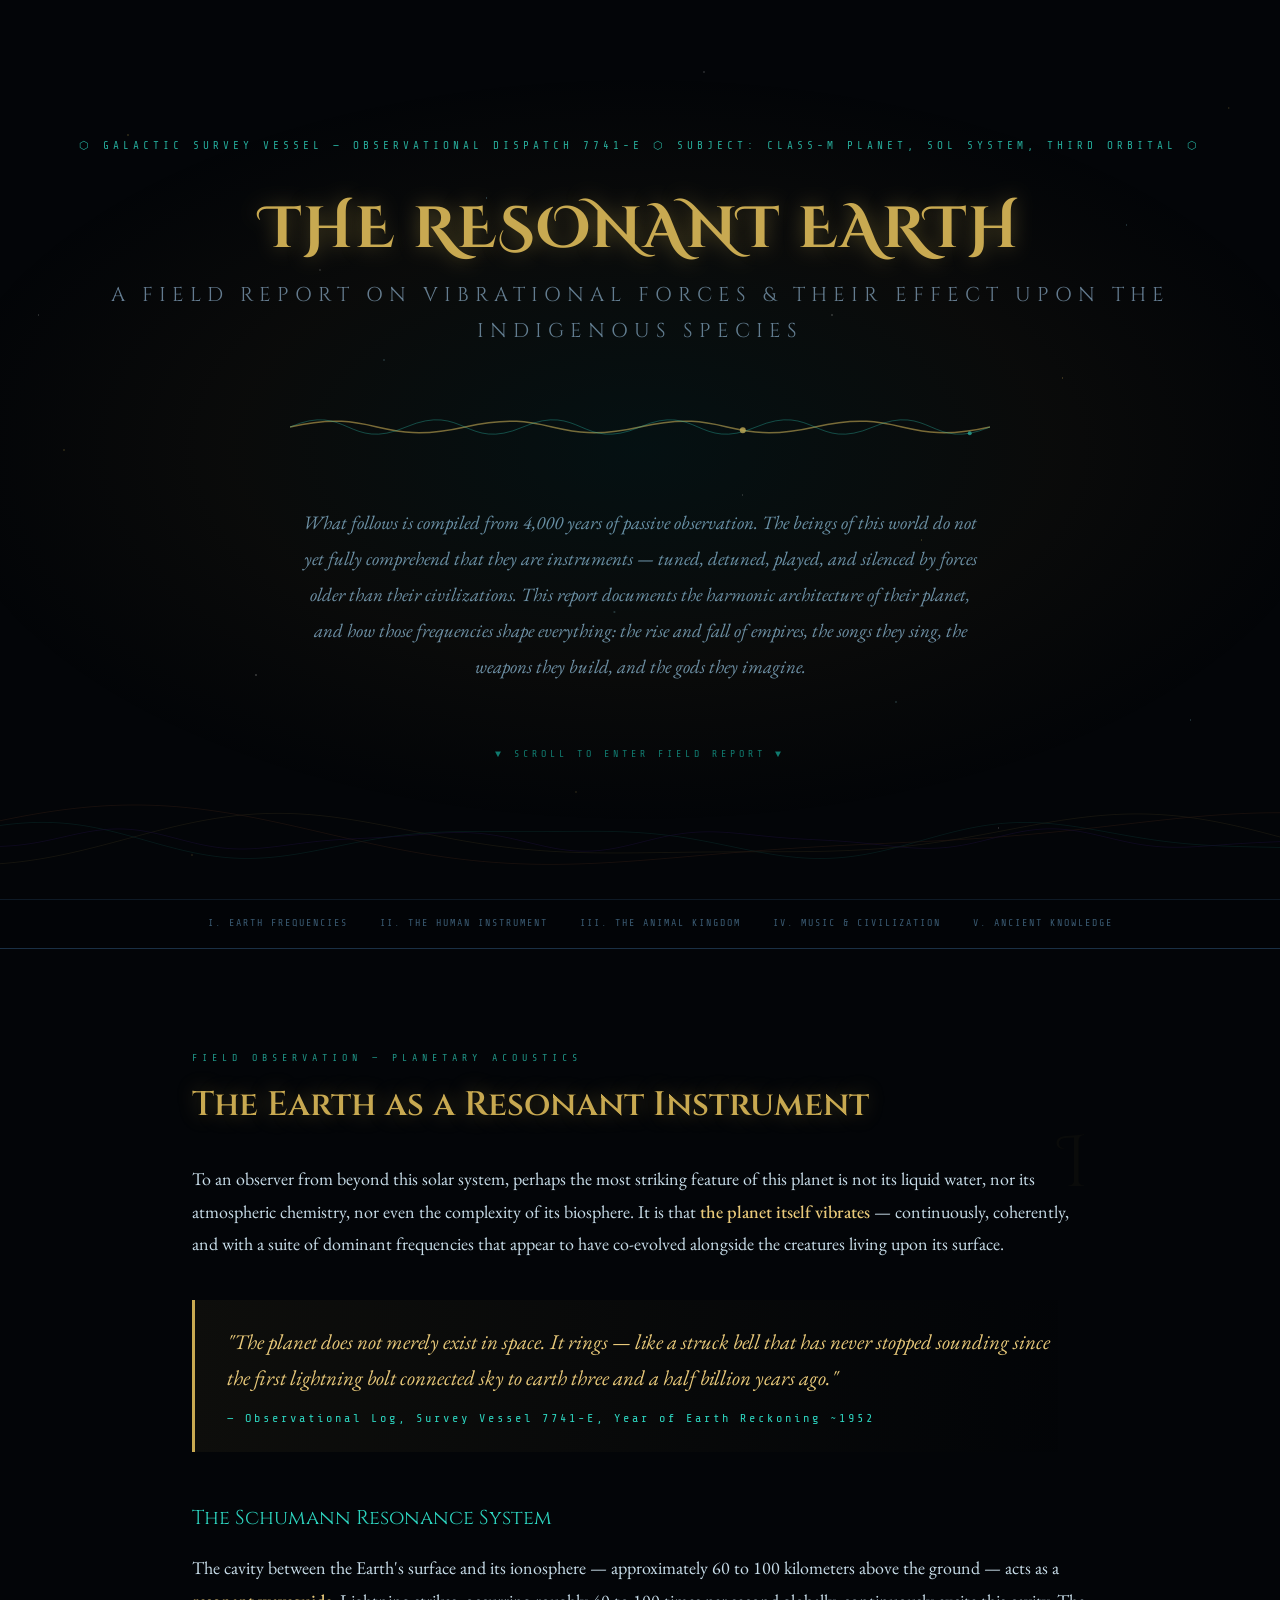
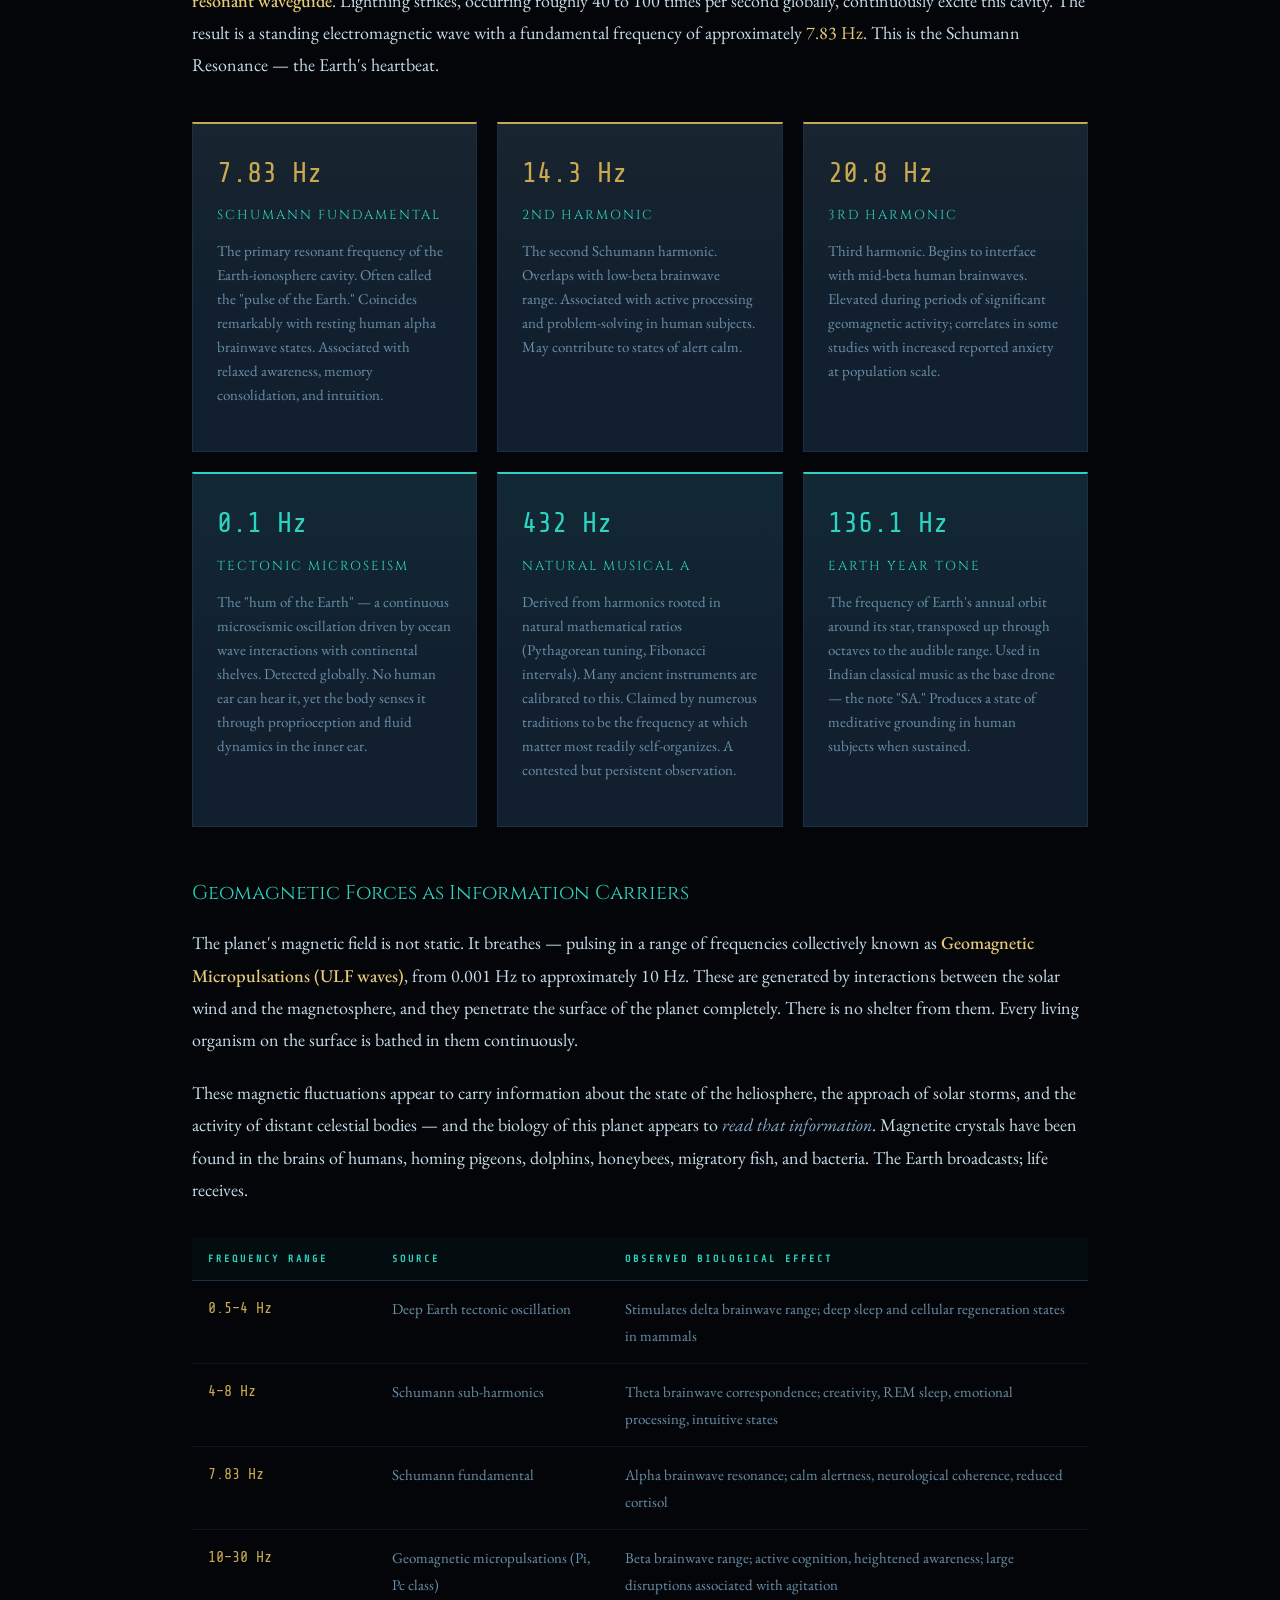
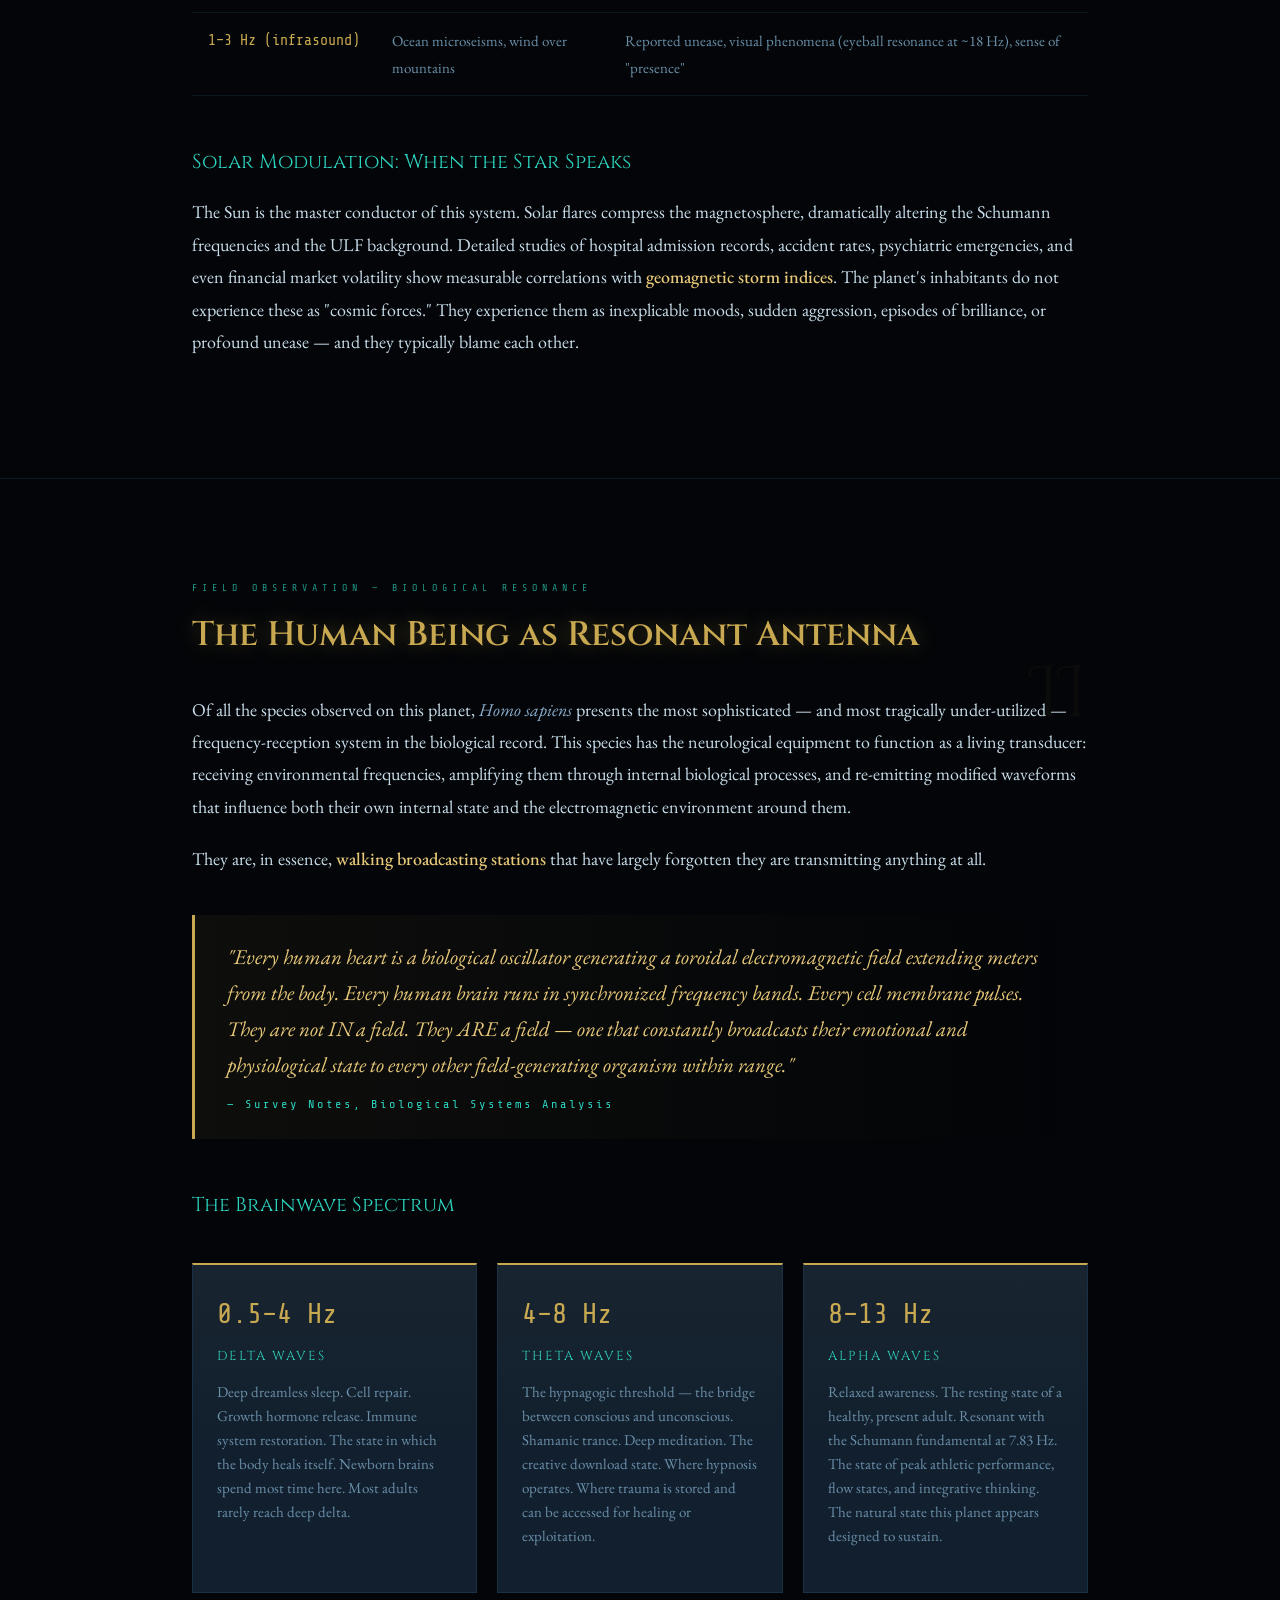
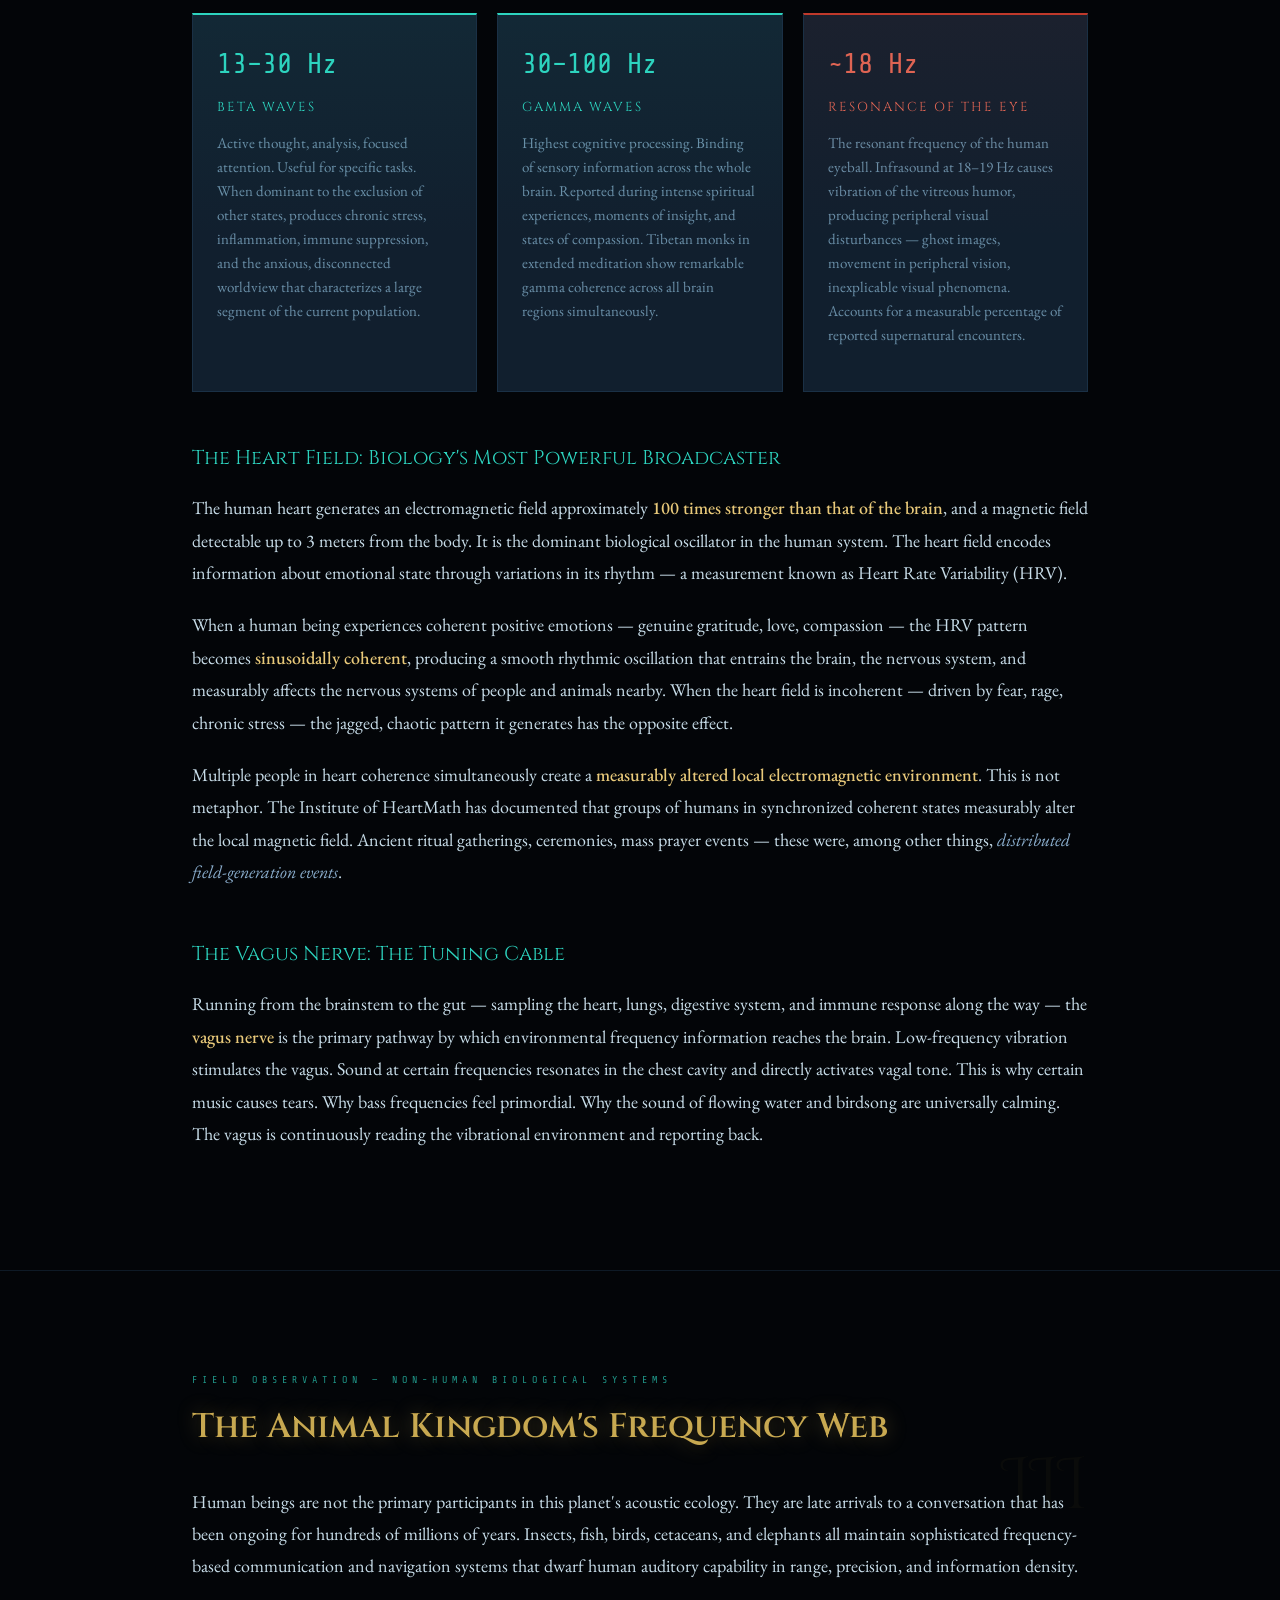
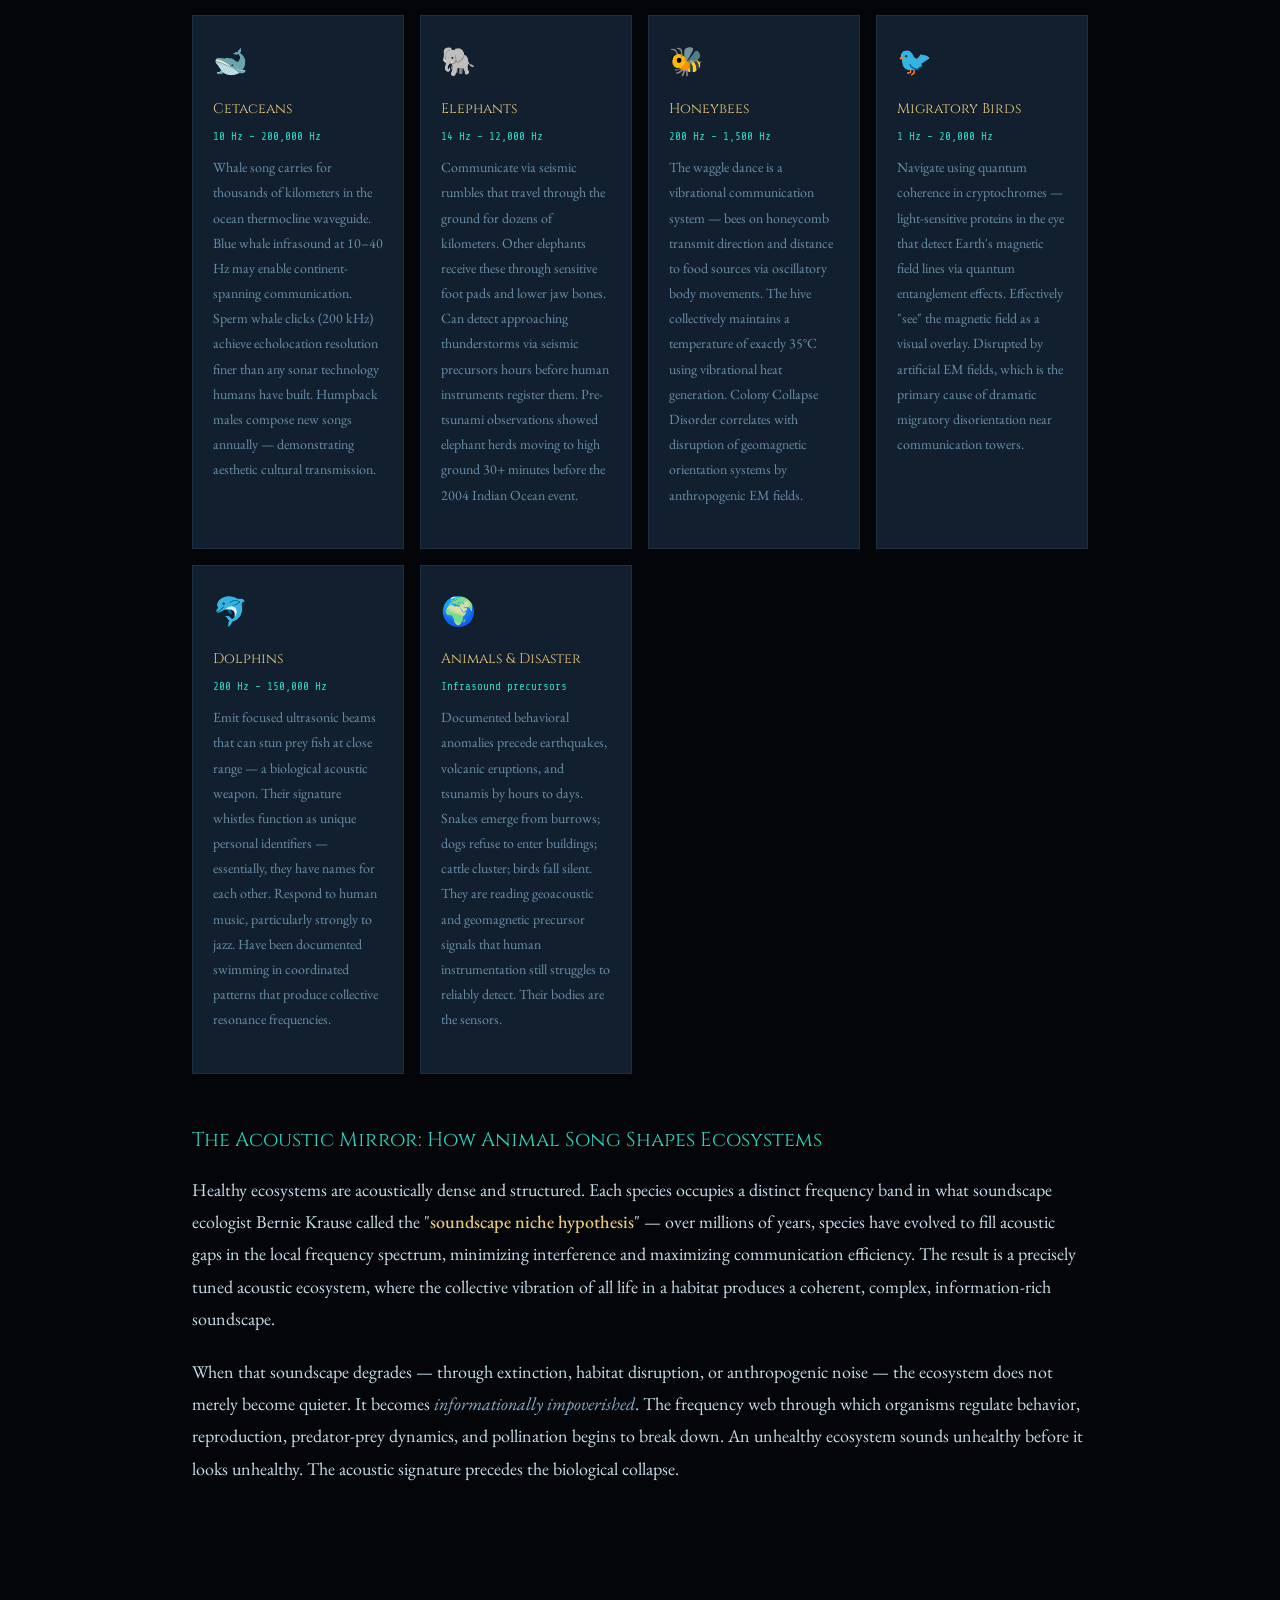
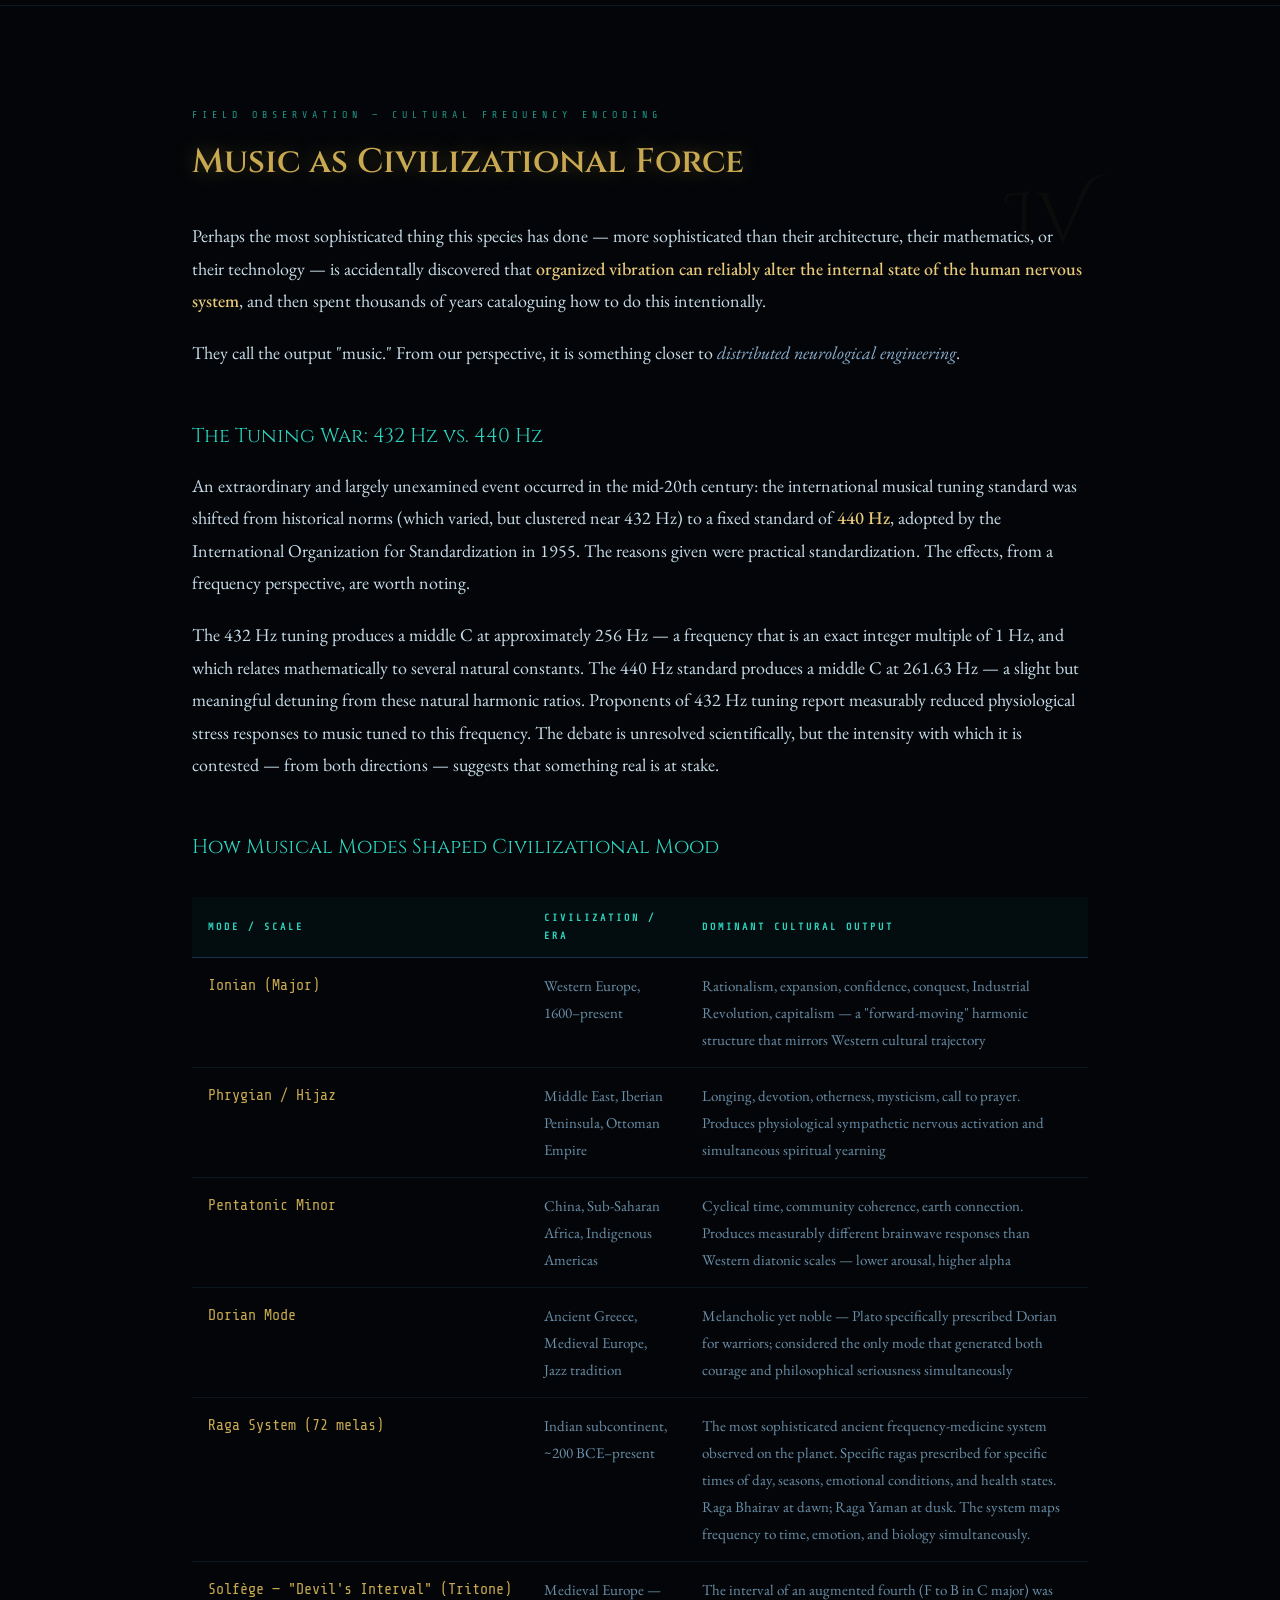
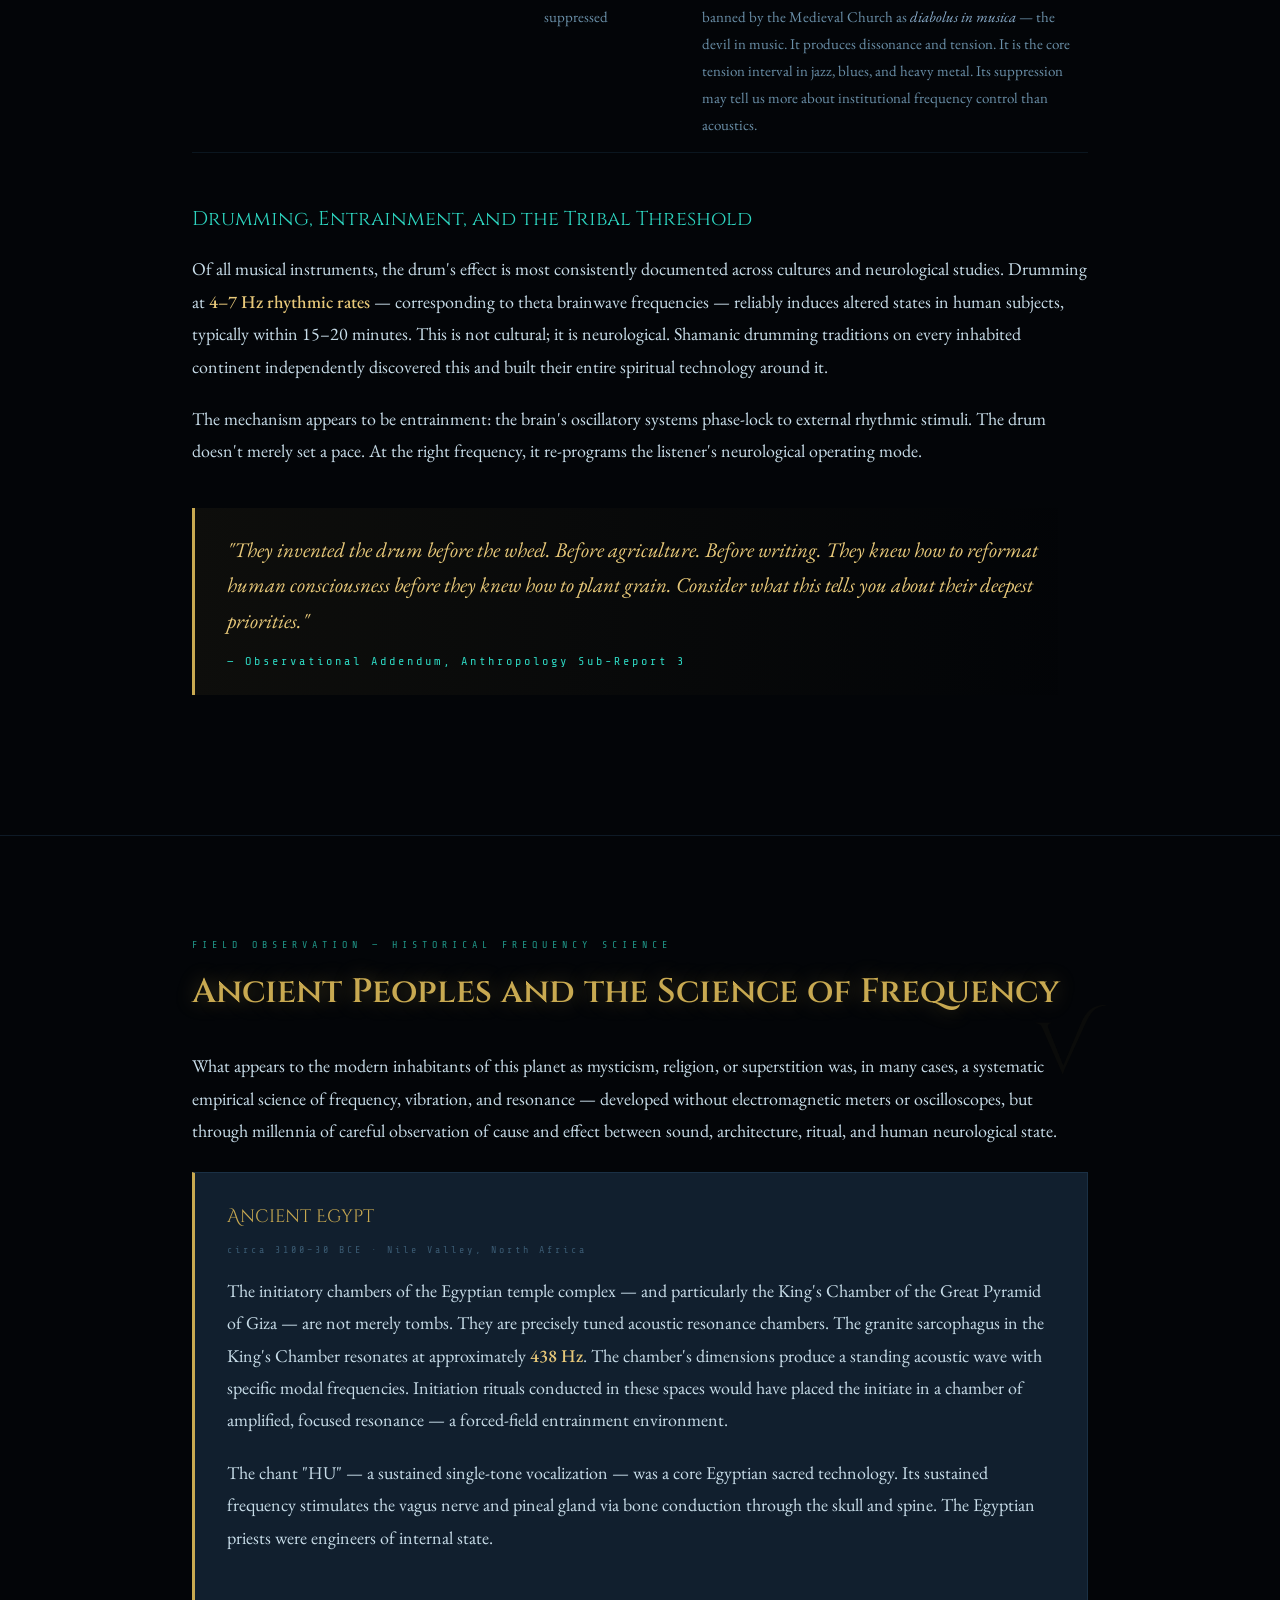
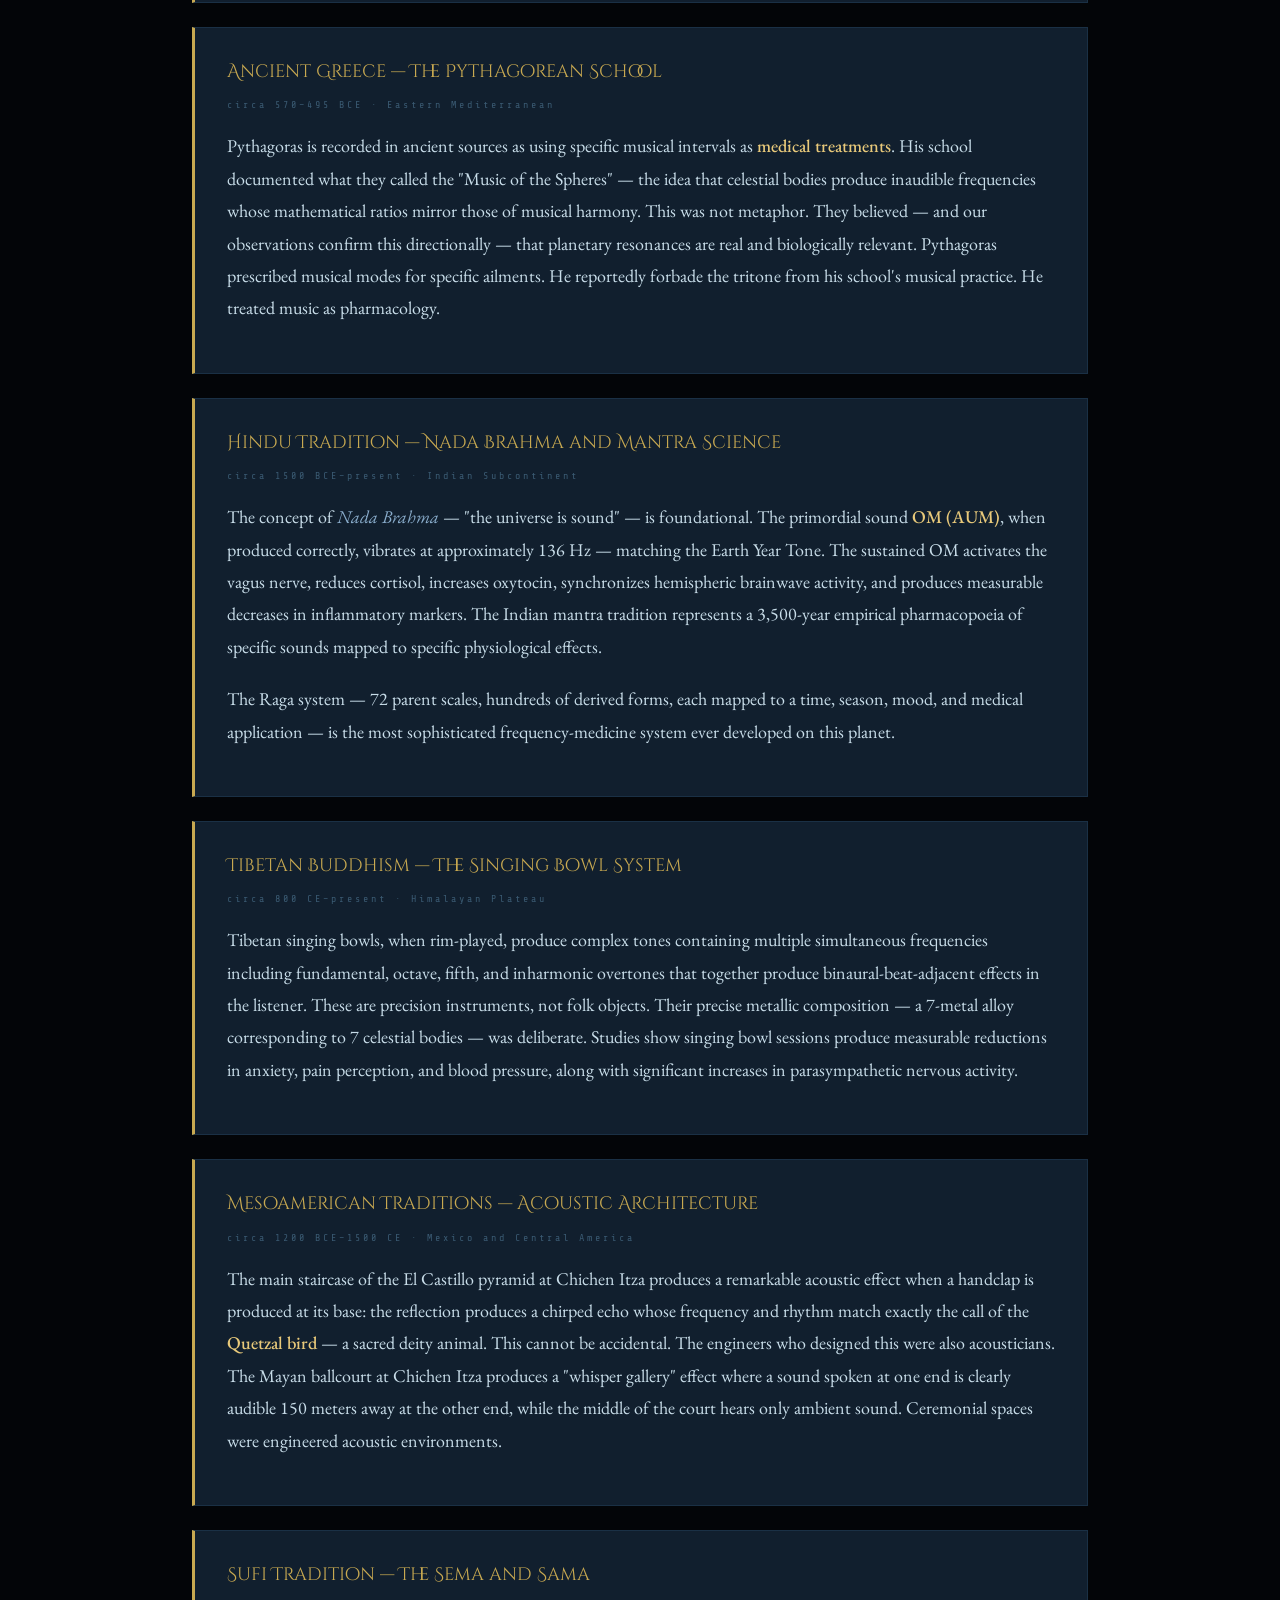
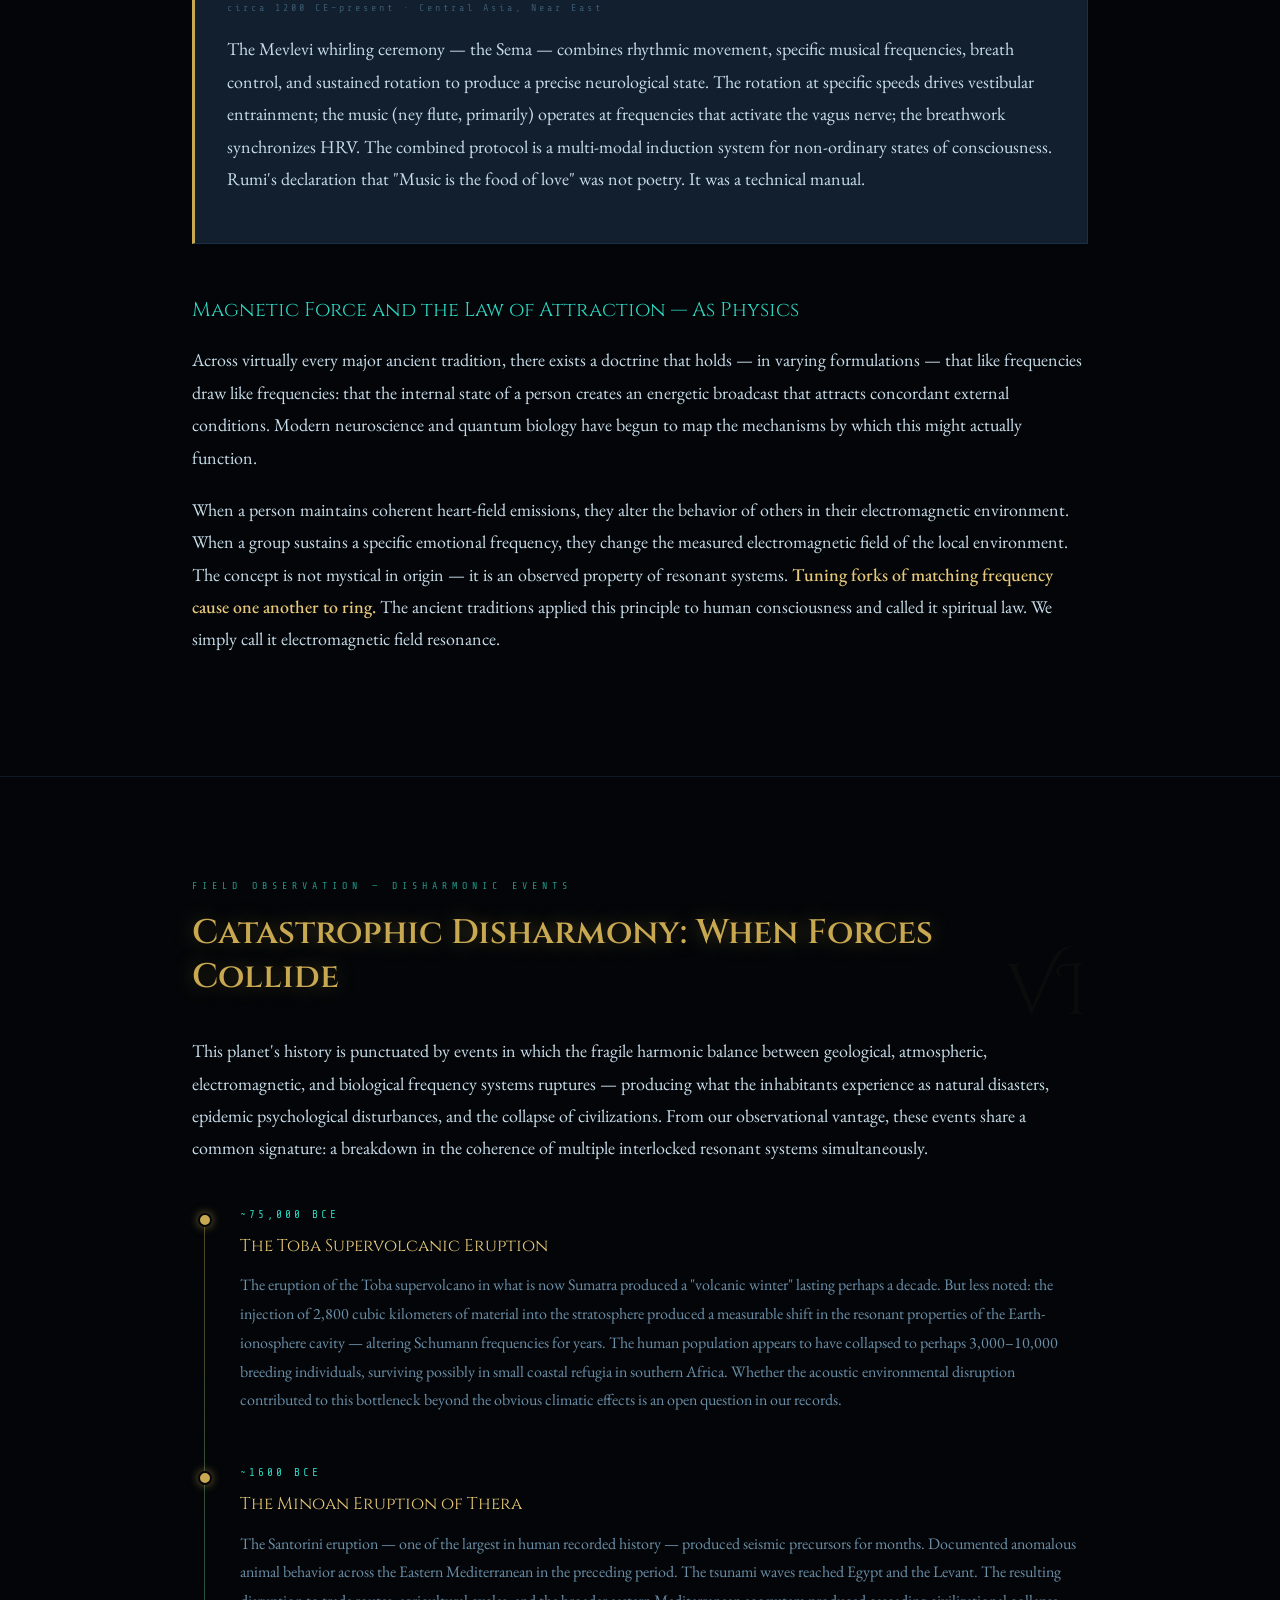
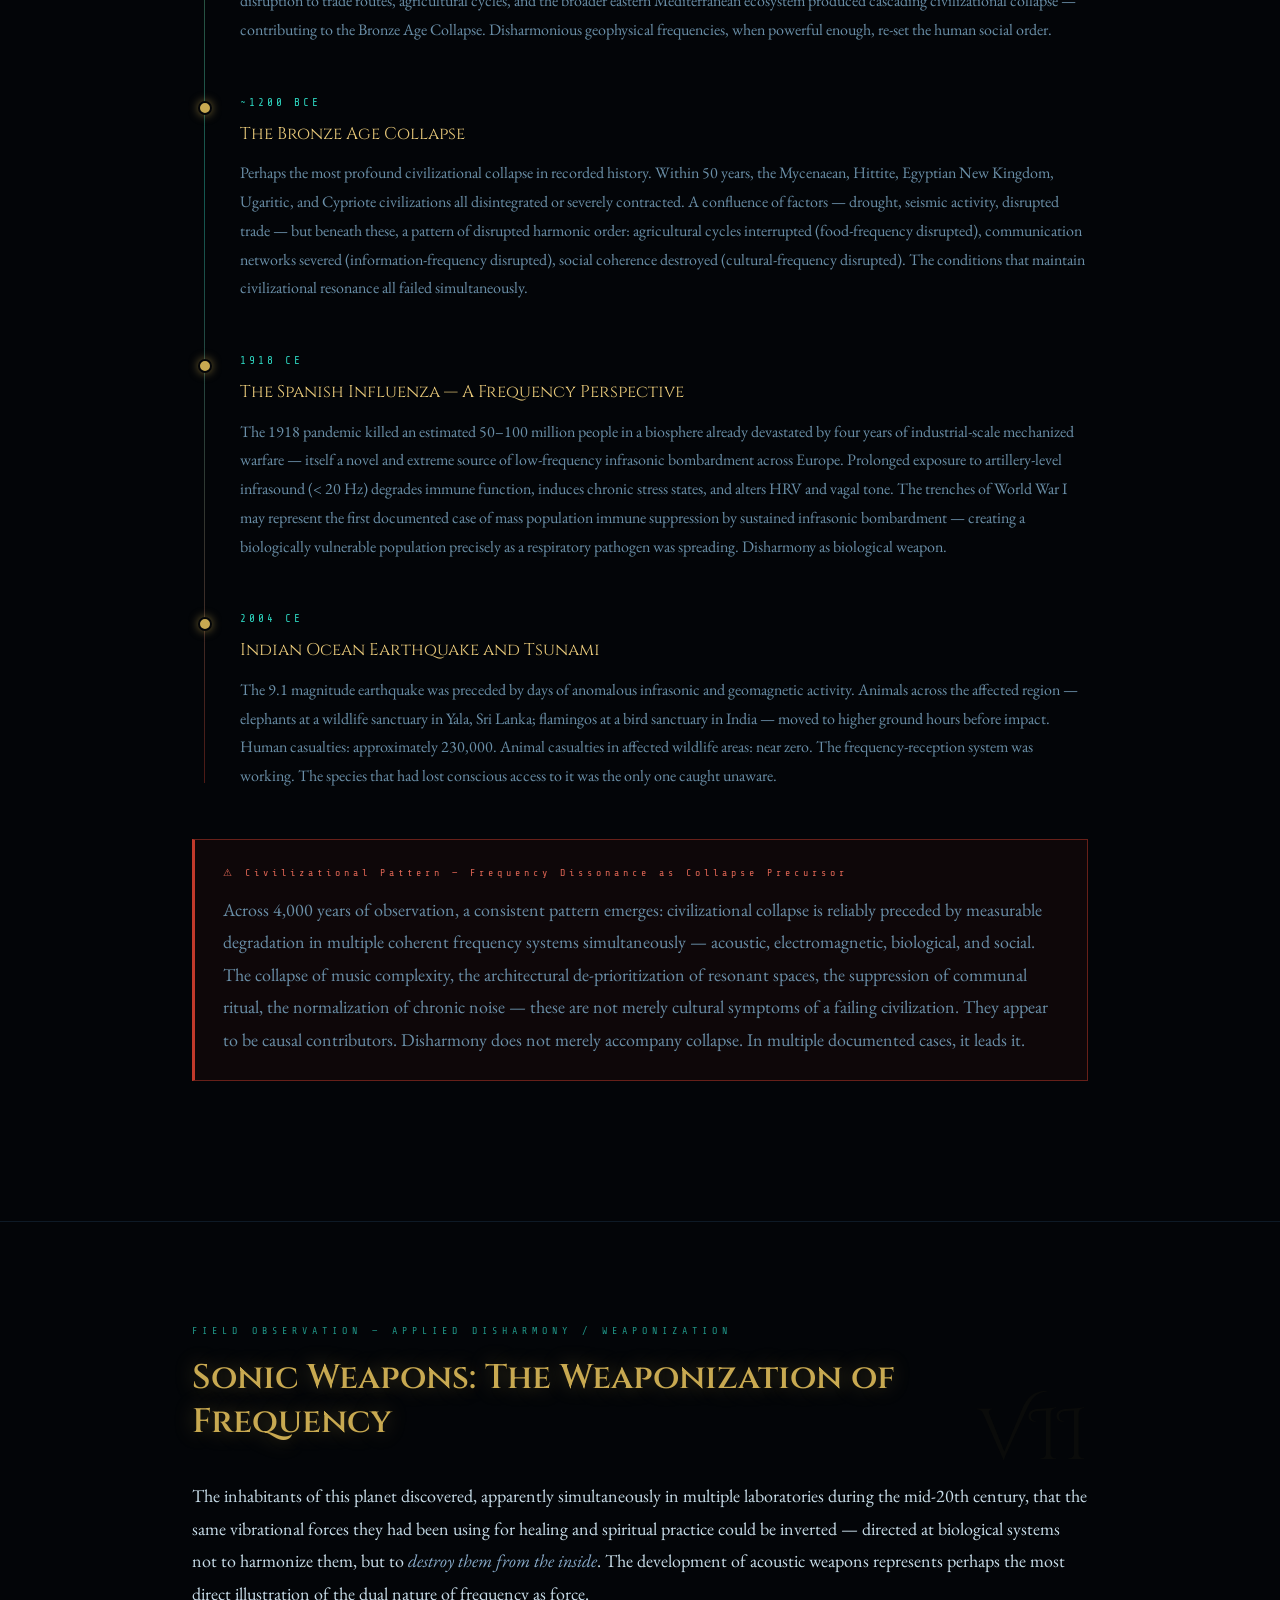
<file: data/archive/Skinny Bobs Observations of the History and observations of Humanity/harmonic_forces.html>
<!DOCTYPE html>
<html lang="en">
<head>
<meta charset="UTF-8">
<meta name="viewport" content="width=device-width, initial-scale=1.0">
<title>THE RESONANT EARTH — An Alien Observer's Field Report</title>
<link href="https://fonts.googleapis.com/css2?family=Cinzel+Decorative:wght@400;700&family=Cinzel:wght@400;600&family=EB+Garamond:ital,wght@0,400;0,500;1,400&family=Share+Tech+Mono&display=swap" rel="stylesheet">
<style>
  :root {
    --void: #030508;
    --deep: #070d14;
    --surface: #0d1a26;
    --panel: #111f2e;
    --border: #1a3045;
    --gold: #c8a951;
    --gold-light: #e8c97a;
    --amber: #e07840;
    --teal: #2dd4bf;
    --teal-dim: #0d7a70;
    --crimson: #c0392b;
    --violet: #7c3aed;
    --silver: #8aadcc;
    --text: #c8dde9;
    --text-dim: #6a8fa8;
    --text-muted: #3a5a72;
    --glow-gold: 0 0 20px rgba(200,169,81,0.4);
    --glow-teal: 0 0 20px rgba(45,212,191,0.3);
  }

  * { margin: 0; padding: 0; box-sizing: border-box; }

  html { scroll-behavior: smooth; }

  body {
    background: var(--void);
    color: var(--text);
    font-family: 'EB Garamond', Georgia, serif;
    font-size: 18px;
    line-height: 1.8;
    overflow-x: hidden;
  }

  /* STARFIELD */
  body::before {
    content: '';
    position: fixed;
    inset: 0;
    background-image:
      radial-gradient(1px 1px at 10% 15%, rgba(200,169,81,0.6) 0%, transparent 100%),
      radial-gradient(1px 1px at 30% 40%, rgba(140,210,230,0.5) 0%, transparent 100%),
      radial-gradient(1px 1px at 55% 8%, rgba(255,255,255,0.4) 0%, transparent 100%),
      radial-gradient(1px 1px at 72% 60%, rgba(200,169,81,0.5) 0%, transparent 100%),
      radial-gradient(1px 1px at 88% 25%, rgba(140,210,230,0.4) 0%, transparent 100%),
      radial-gradient(1.5px 1.5px at 20% 75%, rgba(255,255,255,0.3) 0%, transparent 100%),
      radial-gradient(1px 1px at 45% 88%, rgba(200,169,81,0.4) 0%, transparent 100%),
      radial-gradient(1px 1px at 65% 35%, rgba(255,255,255,0.5) 0%, transparent 100%),
      radial-gradient(1px 1px at 93% 80%, rgba(140,210,230,0.4) 0%, transparent 100%),
      radial-gradient(1.5px 1.5px at 5% 50%, rgba(200,169,81,0.3) 0%, transparent 100%),
      radial-gradient(1px 1px at 78% 92%, rgba(255,255,255,0.3) 0%, transparent 100%),
      radial-gradient(1px 1px at 38% 22%, rgba(140,210,230,0.5) 0%, transparent 100%),
      radial-gradient(1px 1px at 15% 95%, rgba(200,169,81,0.4) 0%, transparent 100%),
      radial-gradient(1px 1px at 58% 55%, rgba(255,255,255,0.3) 0%, transparent 100%),
      radial-gradient(1px 1px at 83% 42%, rgba(200,169,81,0.5) 0%, transparent 100%),
      radial-gradient(1px 1px at 25% 30%, rgba(255,255,255,0.4) 0%, transparent 100%),
      radial-gradient(1.5px 1.5px at 48% 68%, rgba(140,210,230,0.3) 0%, transparent 100%),
      radial-gradient(1px 1px at 96% 12%, rgba(200,169,81,0.4) 0%, transparent 100%),
      radial-gradient(1px 1px at 3% 35%, rgba(255,255,255,0.3) 0%, transparent 100%),
      radial-gradient(1px 1px at 70% 78%, rgba(140,210,230,0.5) 0%, transparent 100%);
    pointer-events: none;
    z-index: 0;
  }

  /* WAVE CANVAS */
  #wave-canvas {
    position: fixed;
    bottom: 0;
    left: 0;
    width: 100%;
    height: 120px;
    opacity: 0.15;
    pointer-events: none;
    z-index: 0;
  }

  /* LAYOUT */
  .container {
    max-width: 960px;
    margin: 0 auto;
    padding: 0 32px;
    position: relative;
    z-index: 1;
  }

  /* HERO */
  .hero {
    min-height: 100vh;
    display: flex;
    flex-direction: column;
    align-items: center;
    justify-content: center;
    text-align: center;
    padding: 80px 32px;
    position: relative;
    overflow: hidden;
  }

  .hero::after {
    content: '';
    position: absolute;
    inset: 0;
    background: radial-gradient(ellipse 80% 60% at 50% 50%,
      rgba(45,212,191,0.06) 0%,
      rgba(200,169,81,0.04) 40%,
      transparent 70%);
    pointer-events: none;
  }

  .transmission-tag {
    font-family: 'Share Tech Mono', monospace;
    font-size: 11px;
    letter-spacing: 4px;
    color: var(--teal);
    text-transform: uppercase;
    margin-bottom: 40px;
    opacity: 0.8;
    animation: flicker 4s infinite;
  }

  @keyframes flicker {
    0%, 95%, 100% { opacity: 0.8; }
    96% { opacity: 0.3; }
    97% { opacity: 0.8; }
    98% { opacity: 0.2; }
    99% { opacity: 0.9; }
  }

  .hero-title {
    font-family: 'Cinzel Decorative', serif;
    font-size: clamp(28px, 5vw, 58px);
    font-weight: 700;
    color: var(--gold);
    text-shadow: var(--glow-gold);
    line-height: 1.2;
    letter-spacing: 2px;
    margin-bottom: 12px;
  }

  .hero-subtitle {
    font-family: 'Cinzel', serif;
    font-size: clamp(14px, 2vw, 20px);
    color: var(--silver);
    letter-spacing: 6px;
    text-transform: uppercase;
    margin-bottom: 48px;
    opacity: 0.7;
  }

  .hero-wave {
    width: 100%;
    max-width: 700px;
    height: 60px;
    margin: 0 auto 48px;
  }

  .hero-desc {
    max-width: 680px;
    color: var(--text-dim);
    font-style: italic;
    font-size: 19px;
    line-height: 1.9;
    margin-bottom: 60px;
  }

  .scroll-indicator {
    font-family: 'Share Tech Mono', monospace;
    font-size: 10px;
    letter-spacing: 4px;
    color: var(--teal-dim);
    animation: pulse-down 2s infinite;
  }

  @keyframes pulse-down {
    0%, 100% { transform: translateY(0); opacity: 0.6; }
    50% { transform: translateY(8px); opacity: 1; }
  }

  /* NAV */
  nav {
    position: sticky;
    top: 0;
    z-index: 100;
    background: rgba(3,5,8,0.95);
    border-bottom: 1px solid var(--border);
    backdrop-filter: blur(12px);
    padding: 0;
  }

  .nav-inner {
    display: flex;
    align-items: center;
    overflow-x: auto;
    gap: 0;
    scrollbar-width: none;
  }

  .nav-inner::-webkit-scrollbar { display: none; }

  nav a {
    font-family: 'Share Tech Mono', monospace;
    font-size: 10px;
    letter-spacing: 2px;
    color: var(--text-muted);
    text-decoration: none;
    padding: 14px 16px;
    text-transform: uppercase;
    white-space: nowrap;
    transition: color 0.2s, border-color 0.2s;
    border-bottom: 2px solid transparent;
    flex-shrink: 0;
  }

  nav a:hover {
    color: var(--gold);
    border-color: var(--gold);
  }

  /* SECTION COMMON */
  section {
    padding: 100px 0;
    border-bottom: 1px solid rgba(26,48,69,0.5);
    position: relative;
  }

  .section-tag {
    font-family: 'Share Tech Mono', monospace;
    font-size: 10px;
    letter-spacing: 5px;
    color: var(--teal);
    text-transform: uppercase;
    margin-bottom: 16px;
    opacity: 0.7;
  }

  .section-number {
    font-family: 'Cinzel Decorative', serif;
    font-size: 72px;
    color: rgba(200,169,81,0.04);
    position: absolute;
    top: 80px;
    right: 32px;
    line-height: 1;
    pointer-events: none;
    user-select: none;
  }

  h2 {
    font-family: 'Cinzel', serif;
    font-size: clamp(22px, 3vw, 34px);
    font-weight: 600;
    color: var(--gold);
    text-shadow: var(--glow-gold);
    margin-bottom: 36px;
    line-height: 1.3;
  }

  h3 {
    font-family: 'Cinzel', serif;
    font-size: 20px;
    font-weight: 400;
    color: var(--teal);
    margin: 48px 0 16px;
  }

  h4 {
    font-family: 'Cinzel', serif;
    font-size: 16px;
    color: var(--gold-light);
    margin: 32px 0 12px;
    letter-spacing: 1px;
  }

  p { margin-bottom: 20px; }

  strong {
    color: var(--gold-light);
    font-weight: 500;
  }

  em { color: var(--silver); }

  /* PULL QUOTE */
  .pull-quote {
    border-left: 3px solid var(--gold);
    padding: 24px 32px;
    margin: 40px 0;
    background: linear-gradient(90deg, rgba(200,169,81,0.06) 0%, transparent 100%);
    font-style: italic;
    font-size: 21px;
    color: var(--gold-light);
    line-height: 1.7;
  }

  .pull-quote .attribution {
    display: block;
    font-size: 12px;
    font-family: 'Share Tech Mono', monospace;
    letter-spacing: 3px;
    color: var(--teal);
    margin-top: 12px;
    font-style: normal;
  }

  /* FREQUENCY CARD */
  .freq-grid {
    display: grid;
    grid-template-columns: repeat(auto-fit, minmax(240px, 1fr));
    gap: 20px;
    margin: 40px 0;
  }

  .freq-card {
    background: var(--panel);
    border: 1px solid var(--border);
    border-top: 2px solid var(--gold);
    padding: 24px;
    position: relative;
    overflow: hidden;
  }

  .freq-card::before {
    content: '';
    position: absolute;
    top: 0; left: 0;
    right: 0; height: 100%;
    background: linear-gradient(180deg, rgba(200,169,81,0.04) 0%, transparent 60%);
    pointer-events: none;
  }

  .freq-hz {
    font-family: 'Share Tech Mono', monospace;
    font-size: 28px;
    color: var(--gold);
    display: block;
    margin-bottom: 6px;
  }

  .freq-name {
    font-family: 'Cinzel', serif;
    font-size: 13px;
    letter-spacing: 2px;
    color: var(--teal);
    text-transform: uppercase;
    margin-bottom: 12px;
    display: block;
  }

  .freq-desc {
    font-size: 15px;
    color: var(--text-dim);
    line-height: 1.6;
  }

  /* TEAL CARD */
  .teal-card {
    border-top-color: var(--teal);
  }
  .teal-card::before {
    background: linear-gradient(180deg, rgba(45,212,191,0.05) 0%, transparent 60%);
  }
  .teal-card .freq-hz { color: var(--teal); }

  /* CRIMSON CARD */
  .crimson-card {
    border-top-color: var(--crimson);
  }
  .crimson-card::before {
    background: linear-gradient(180deg, rgba(192,57,43,0.06) 0%, transparent 60%);
  }
  .crimson-card .freq-hz { color: #e06655; }
  .crimson-card .freq-name { color: #e06655; }

  /* DATA TABLE */
  .data-table {
    width: 100%;
    border-collapse: collapse;
    margin: 32px 0;
    font-size: 15px;
  }

  .data-table th {
    font-family: 'Share Tech Mono', monospace;
    font-size: 10px;
    letter-spacing: 3px;
    text-transform: uppercase;
    color: var(--teal);
    padding: 12px 16px;
    text-align: left;
    border-bottom: 1px solid var(--border);
    background: rgba(45,212,191,0.04);
  }

  .data-table td {
    padding: 14px 16px;
    border-bottom: 1px solid rgba(26,48,69,0.4);
    vertical-align: top;
    color: var(--text-dim);
  }

  .data-table td:first-child {
    font-family: 'Share Tech Mono', monospace;
    color: var(--gold);
    white-space: nowrap;
  }

  .data-table tr:hover td {
    background: rgba(200,169,81,0.03);
  }

  /* TIMELINE */
  .timeline {
    position: relative;
    padding-left: 48px;
    margin: 40px 0;
  }

  .timeline::before {
    content: '';
    position: absolute;
    left: 12px;
    top: 8px;
    bottom: 8px;
    width: 1px;
    background: linear-gradient(180deg, var(--gold) 0%, var(--teal) 50%, var(--crimson) 100%);
    opacity: 0.4;
  }

  .tl-item {
    position: relative;
    margin-bottom: 48px;
  }

  .tl-item::before {
    content: '';
    position: absolute;
    left: -42px;
    top: 8px;
    width: 10px;
    height: 10px;
    border-radius: 50%;
    background: var(--gold);
    border: 2px solid var(--void);
    box-shadow: 0 0 10px rgba(200,169,81,0.6);
  }

  .tl-date {
    font-family: 'Share Tech Mono', monospace;
    font-size: 11px;
    letter-spacing: 3px;
    color: var(--teal);
    margin-bottom: 6px;
  }

  .tl-title {
    font-family: 'Cinzel', serif;
    font-size: 17px;
    color: var(--gold-light);
    margin-bottom: 10px;
  }

  .tl-body { font-size: 16px; color: var(--text-dim); }

  /* WARNING BOX */
  .warning-box {
    border: 1px solid rgba(192,57,43,0.5);
    border-left: 3px solid var(--crimson);
    background: rgba(192,57,43,0.06);
    padding: 24px 28px;
    margin: 40px 0;
  }

  .warning-box .warn-label {
    font-family: 'Share Tech Mono', monospace;
    font-size: 10px;
    letter-spacing: 4px;
    color: #e06655;
    margin-bottom: 12px;
  }

  .warning-box p { color: var(--text-dim); margin-bottom: 0; }

  /* YIN YANG SECTION */
  .yin-yang-split {
    display: grid;
    grid-template-columns: 1fr 1fr;
    gap: 32px;
    margin: 48px 0;
  }

  .yy-panel {
    padding: 32px;
    border: 1px solid var(--border);
    position: relative;
  }

  .yy-panel.yin {
    background: linear-gradient(135deg, rgba(45,212,191,0.06) 0%, transparent 100%);
    border-color: var(--teal-dim);
  }

  .yy-panel.yang {
    background: linear-gradient(135deg, rgba(224,120,64,0.06) 0%, transparent 100%);
    border-color: var(--amber);
  }

  .yy-label {
    font-family: 'Cinzel Decorative', serif;
    font-size: 30px;
    margin-bottom: 16px;
  }

  .yy-panel.yin .yy-label { color: var(--teal); }
  .yy-panel.yang .yy-label { color: var(--amber); }

  .yy-panel p { font-size: 16px; color: var(--text-dim); margin-bottom: 12px; }

  /* INLINE WAVE SVG */
  .wave-divider {
    width: 100%;
    height: 40px;
    margin: 40px 0;
    opacity: 0.3;
  }

  /* ANIMAL GRID */
  .animal-grid {
    display: grid;
    grid-template-columns: repeat(auto-fit, minmax(200px, 1fr));
    gap: 16px;
    margin: 32px 0;
  }

  .animal-card {
    background: var(--panel);
    border: 1px solid var(--border);
    padding: 20px;
    position: relative;
  }

  .animal-icon {
    font-size: 28px;
    margin-bottom: 10px;
    display: block;
  }

  .animal-name {
    font-family: 'Cinzel', serif;
    font-size: 14px;
    color: var(--gold-light);
    margin-bottom: 6px;
  }

  .animal-range {
    font-family: 'Share Tech Mono', monospace;
    font-size: 11px;
    color: var(--teal);
    margin-bottom: 8px;
  }

  .animal-desc { font-size: 14px; color: var(--text-dim); }

  /* ANCIENT SECTION */
  .civilization-block {
    background: var(--panel);
    border: 1px solid var(--border);
    border-left: 3px solid var(--gold);
    padding: 28px 32px;
    margin: 24px 0;
  }

  .civ-name {
    font-family: 'Cinzel Decorative', serif;
    font-size: 18px;
    color: var(--gold);
    margin-bottom: 8px;
  }

  .civ-era {
    font-family: 'Share Tech Mono', monospace;
    font-size: 10px;
    letter-spacing: 3px;
    color: var(--text-muted);
    margin-bottom: 16px;
  }

  /* FOOTER */
  footer {
    padding: 80px 32px;
    text-align: center;
    border-top: 1px solid var(--border);
    position: relative;
    z-index: 1;
  }

  .footer-glyph {
    font-family: 'Cinzel Decorative', serif;
    font-size: 40px;
    color: var(--gold);
    opacity: 0.3;
    display: block;
    margin-bottom: 20px;
  }

  footer p {
    font-family: 'Share Tech Mono', monospace;
    font-size: 11px;
    letter-spacing: 3px;
    color: var(--text-muted);
    margin-bottom: 6px;
  }

  /* HIGHLIGHT SPAN */
  .hl { color: var(--gold-light); }
  .hl-teal { color: var(--teal); }
  .hl-amber { color: var(--amber); }
  .hl-crimson { color: #e06655; }

  /* ANIMATED WAVE */
  @keyframes wave-shift {
    0% { transform: translateX(0); }
    100% { transform: translateX(-50%); }
  }

  /* SCROLLBAR */
  ::-webkit-scrollbar { width: 4px; }
  ::-webkit-scrollbar-track { background: var(--void); }
  ::-webkit-scrollbar-thumb { background: var(--border); }

  @media (max-width: 640px) {
    .yin-yang-split { grid-template-columns: 1fr; }
    .freq-grid { grid-template-columns: 1fr; }
    .section-number { display: none; }
    .container { padding: 0 20px; }
  }
</style>
</head>
<body>

<canvas id="wave-canvas"></canvas>

<!-- HERO -->
<section class="hero">
  <div class="transmission-tag">⬡ Galactic Survey Vessel — Observational Dispatch 7741-E ⬡ Subject: Class-M Planet, Sol System, Third Orbital ⬡</div>
  <h1 class="hero-title">THE RESONANT EARTH</h1>
  <div class="hero-subtitle">A Field Report on Vibrational Forces &amp; Their Effect Upon the Indigenous Species</div>

  <svg class="hero-wave" viewBox="0 0 700 60" xmlns="http://www.w3.org/2000/svg">
    <path d="M0,30 C87,10 87,50 175,30 C262,10 262,50 350,30 C437,10 437,50 525,30 C612,10 612,50 700,30" fill="none" stroke="#c8a951" stroke-width="1.5" opacity="0.6"/>
    <path d="M0,30 C58,5 58,55 116,30 C175,5 175,55 233,30 C291,5 291,55 350,30 C408,5 408,55 466,30 C525,5 525,55 583,30 C641,5 641,55 700,30" fill="none" stroke="#2dd4bf" stroke-width="0.8" opacity="0.4"/>
    <circle cx="0" cy="30" r="3" fill="#c8a951" opacity="0.8">
      <animateMotion dur="6s" repeatCount="indefinite" path="M0,0 C87,-20 87,20 175,0 C262,-20 262,20 350,0 C437,-20 437,20 525,0 C612,-20 612,20 700,0"/>
    </circle>
    <circle cx="0" cy="30" r="2" fill="#2dd4bf" opacity="0.6">
      <animateMotion dur="4s" repeatCount="indefinite" path="M0,0 C58,-25 58,25 116,0 C175,-25 175,25 233,0 C291,-25 291,25 350,0 C408,-25 408,25 466,0 C525,-25 525,25 583,0 C641,-25 641,25 700,0"/>
    </circle>
  </svg>

  <p class="hero-desc">
    What follows is compiled from 4,000 years of passive observation. The beings of this world do not yet fully comprehend that they are instruments — tuned, detuned, played, and silenced by forces older than their civilizations. This report documents the harmonic architecture of their planet, and how those frequencies shape everything: the rise and fall of empires, the songs they sing, the weapons they build, and the gods they imagine.
  </p>
  <div class="scroll-indicator">▼ SCROLL TO ENTER FIELD REPORT ▼</div>
</section>

<!-- NAV -->
<nav>
  <div class="nav-inner container">
    <a href="#earth-freq">I. Earth Frequencies</a>
    <a href="#human-body">II. The Human Instrument</a>
    <a href="#animals">III. The Animal Kingdom</a>
    <a href="#music">IV. Music &amp; Civilization</a>
    <a href="#ancient">V. Ancient Knowledge</a>
    <a href="#cataclysm">VI. Catastrophic Disharmony</a>
    <a href="#weapons">VII. Sonic Weapons</a>
    <a href="#future">VIII. Future Arsenal</a>
    <a href="#synthesis">IX. The Synthesis</a>
  </div>
</nav>

<!-- I. EARTH FREQUENCIES -->
<section id="earth-freq">
  <div class="container">
    <div class="section-number">I</div>
    <div class="section-tag">Field Observation — Planetary Acoustics</div>
    <h2>The Earth as a Resonant Instrument</h2>

    <p>To an observer from beyond this solar system, perhaps the most striking feature of this planet is not its liquid water, nor its atmospheric chemistry, nor even the complexity of its biosphere. It is that <strong>the planet itself vibrates</strong> — continuously, coherently, and with a suite of dominant frequencies that appear to have co-evolved alongside the creatures living upon its surface.</p>

    <div class="pull-quote">
      "The planet does not merely exist in space. It rings — like a struck bell that has never stopped sounding since the first lightning bolt connected sky to earth three and a half billion years ago."
      <span class="attribution">— Observational Log, Survey Vessel 7741-E, Year of Earth Reckoning ~1952</span>
    </div>

    <h3>The Schumann Resonance System</h3>
    <p>The cavity between the Earth's surface and its ionosphere — approximately 60 to 100 kilometers above the ground — acts as a <strong>resonant waveguide</strong>. Lightning strikes, occurring roughly 40 to 100 times per second globally, continuously excite this cavity. The result is a standing electromagnetic wave with a fundamental frequency of approximately <span class="hl">7.83 Hz</span>. This is the Schumann Resonance — the Earth's heartbeat.</p>

    <div class="freq-grid">
      <div class="freq-card">
        <span class="freq-hz">7.83 Hz</span>
        <span class="freq-name">Schumann Fundamental</span>
        <p class="freq-desc">The primary resonant frequency of the Earth-ionosphere cavity. Often called the "pulse of the Earth." Coincides remarkably with resting human alpha brainwave states. Associated with relaxed awareness, memory consolidation, and intuition.</p>
      </div>
      <div class="freq-card">
        <span class="freq-hz">14.3 Hz</span>
        <span class="freq-name">2nd Harmonic</span>
        <p class="freq-desc">The second Schumann harmonic. Overlaps with low-beta brainwave range. Associated with active processing and problem-solving in human subjects. May contribute to states of alert calm.</p>
      </div>
      <div class="freq-card">
        <span class="freq-hz">20.8 Hz</span>
        <span class="freq-name">3rd Harmonic</span>
        <p class="freq-desc">Third harmonic. Begins to interface with mid-beta human brainwaves. Elevated during periods of significant geomagnetic activity; correlates in some studies with increased reported anxiety at population scale.</p>
      </div>
      <div class="freq-card teal-card">
        <span class="freq-hz">0.1 Hz</span>
        <span class="freq-name">Tectonic Microseism</span>
        <p class="freq-desc">The "hum of the Earth" — a continuous microseismic oscillation driven by ocean wave interactions with continental shelves. Detected globally. No human ear can hear it, yet the body senses it through proprioception and fluid dynamics in the inner ear.</p>
      </div>
      <div class="freq-card teal-card">
        <span class="freq-hz">432 Hz</span>
        <span class="freq-name">Natural Musical A</span>
        <p class="freq-desc">Derived from harmonics rooted in natural mathematical ratios (Pythagorean tuning, Fibonacci intervals). Many ancient instruments are calibrated to this. Claimed by numerous traditions to be the frequency at which matter most readily self-organizes. A contested but persistent observation.</p>
      </div>
      <div class="freq-card teal-card">
        <span class="freq-hz">136.1 Hz</span>
        <span class="freq-name">Earth Year Tone</span>
        <p class="freq-desc">The frequency of Earth's annual orbit around its star, transposed up through octaves to the audible range. Used in Indian classical music as the base drone — the note "SA." Produces a state of meditative grounding in human subjects when sustained.</p>
      </div>
    </div>

    <h3>Geomagnetic Forces as Information Carriers</h3>
    <p>The planet's magnetic field is not static. It breathes — pulsing in a range of frequencies collectively known as <strong>Geomagnetic Micropulsations (ULF waves)</strong>, from 0.001 Hz to approximately 10 Hz. These are generated by interactions between the solar wind and the magnetosphere, and they penetrate the surface of the planet completely. There is no shelter from them. Every living organism on the surface is bathed in them continuously.</p>

    <p>These magnetic fluctuations appear to carry information about the state of the heliosphere, the approach of solar storms, and the activity of distant celestial bodies — and the biology of this planet appears to <em>read that information</em>. Magnetite crystals have been found in the brains of humans, homing pigeons, dolphins, honeybees, migratory fish, and bacteria. The Earth broadcasts; life receives.</p>

    <table class="data-table">
      <thead>
        <tr>
          <th>Frequency Range</th>
          <th>Source</th>
          <th>Observed Biological Effect</th>
        </tr>
      </thead>
      <tbody>
        <tr>
          <td>0.5–4 Hz</td>
          <td>Deep Earth tectonic oscillation</td>
          <td>Stimulates delta brainwave range; deep sleep and cellular regeneration states in mammals</td>
        </tr>
        <tr>
          <td>4–8 Hz</td>
          <td>Schumann sub-harmonics</td>
          <td>Theta brainwave correspondence; creativity, REM sleep, emotional processing, intuitive states</td>
        </tr>
        <tr>
          <td>7.83 Hz</td>
          <td>Schumann fundamental</td>
          <td>Alpha brainwave resonance; calm alertness, neurological coherence, reduced cortisol</td>
        </tr>
        <tr>
          <td>10–30 Hz</td>
          <td>Geomagnetic micropulsations (Pi, Pc class)</td>
          <td>Beta brainwave range; active cognition, heightened awareness; large disruptions associated with agitation</td>
        </tr>
        <tr>
          <td>1–3 Hz (infrasound)</td>
          <td>Ocean microseisms, wind over mountains</td>
          <td>Reported unease, visual phenomena (eyeball resonance at ~18 Hz), sense of "presence"</td>
        </tr>
      </tbody>
    </table>

    <h3>Solar Modulation: When the Star Speaks</h3>
    <p>The Sun is the master conductor of this system. Solar flares compress the magnetosphere, dramatically altering the Schumann frequencies and the ULF background. Detailed studies of hospital admission records, accident rates, psychiatric emergencies, and even financial market volatility show measurable correlations with <strong>geomagnetic storm indices</strong>. The planet's inhabitants do not experience these as "cosmic forces." They experience them as inexplicable moods, sudden aggression, episodes of brilliance, or profound unease — and they typically blame each other.</p>

  </div>
</section>

<!-- II. HUMAN BODY -->
<section id="human-body">
  <div class="container">
    <div class="section-number">II</div>
    <div class="section-tag">Field Observation — Biological Resonance</div>
    <h2>The Human Being as Resonant Antenna</h2>

    <p>Of all the species observed on this planet, <em>Homo sapiens</em> presents the most sophisticated — and most tragically under-utilized — frequency-reception system in the biological record. This species has the neurological equipment to function as a living transducer: receiving environmental frequencies, amplifying them through internal biological processes, and re-emitting modified waveforms that influence both their own internal state and the electromagnetic environment around them.</p>

    <p>They are, in essence, <strong>walking broadcasting stations</strong> that have largely forgotten they are transmitting anything at all.</p>

    <div class="pull-quote">
      "Every human heart is a biological oscillator generating a toroidal electromagnetic field extending meters from the body. Every human brain runs in synchronized frequency bands. Every cell membrane pulses. They are not IN a field. They ARE a field — one that constantly broadcasts their emotional and physiological state to every other field-generating organism within range."
      <span class="attribution">— Survey Notes, Biological Systems Analysis</span>
    </div>

    <h3>The Brainwave Spectrum</h3>

    <div class="freq-grid">
      <div class="freq-card">
        <span class="freq-hz">0.5–4 Hz</span>
        <span class="freq-name">Delta Waves</span>
        <p class="freq-desc">Deep dreamless sleep. Cell repair. Growth hormone release. Immune system restoration. The state in which the body heals itself. Newborn brains spend most time here. Most adults rarely reach deep delta.</p>
      </div>
      <div class="freq-card">
        <span class="freq-hz">4–8 Hz</span>
        <span class="freq-name">Theta Waves</span>
        <p class="freq-desc">The hypnagogic threshold — the bridge between conscious and unconscious. Shamanic trance. Deep meditation. The creative download state. Where hypnosis operates. Where trauma is stored and can be accessed for healing or exploitation.</p>
      </div>
      <div class="freq-card">
        <span class="freq-hz">8–13 Hz</span>
        <span class="freq-name">Alpha Waves</span>
        <p class="freq-desc">Relaxed awareness. The resting state of a healthy, present adult. Resonant with the Schumann fundamental at 7.83 Hz. The state of peak athletic performance, flow states, and integrative thinking. The natural state this planet appears designed to sustain.</p>
      </div>
      <div class="freq-card teal-card">
        <span class="freq-hz">13–30 Hz</span>
        <span class="freq-name">Beta Waves</span>
        <p class="freq-desc">Active thought, analysis, focused attention. Useful for specific tasks. When dominant to the exclusion of other states, produces chronic stress, inflammation, immune suppression, and the anxious, disconnected worldview that characterizes a large segment of the current population.</p>
      </div>
      <div class="freq-card teal-card">
        <span class="freq-hz">30–100 Hz</span>
        <span class="freq-name">Gamma Waves</span>
        <p class="freq-desc">Highest cognitive processing. Binding of sensory information across the whole brain. Reported during intense spiritual experiences, moments of insight, and states of compassion. Tibetan monks in extended meditation show remarkable gamma coherence across all brain regions simultaneously.</p>
      </div>
      <div class="freq-card crimson-card">
        <span class="freq-hz">~18 Hz</span>
        <span class="freq-name">Resonance of the Eye</span>
        <p class="freq-desc">The resonant frequency of the human eyeball. Infrasound at 18–19 Hz causes vibration of the vitreous humor, producing peripheral visual disturbances — ghost images, movement in peripheral vision, inexplicable visual phenomena. Accounts for a measurable percentage of reported supernatural encounters.</p>
      </div>
    </div>

    <h3>The Heart Field: Biology's Most Powerful Broadcaster</h3>
    <p>The human heart generates an electromagnetic field approximately <strong>100 times stronger than that of the brain</strong>, and a magnetic field detectable up to 3 meters from the body. It is the dominant biological oscillator in the human system. The heart field encodes information about emotional state through variations in its rhythm — a measurement known as Heart Rate Variability (HRV).</p>

    <p>When a human being experiences coherent positive emotions — genuine gratitude, love, compassion — the HRV pattern becomes <strong>sinusoidally coherent</strong>, producing a smooth rhythmic oscillation that entrains the brain, the nervous system, and measurably affects the nervous systems of people and animals nearby. When the heart field is incoherent — driven by fear, rage, chronic stress — the jagged, chaotic pattern it generates has the opposite effect.</p>

    <p>Multiple people in heart coherence simultaneously create a <strong>measurably altered local electromagnetic environment</strong>. This is not metaphor. The Institute of HeartMath has documented that groups of humans in synchronized coherent states measurably alter the local magnetic field. Ancient ritual gatherings, ceremonies, mass prayer events — these were, among other things, <em>distributed field-generation events</em>.</p>

    <h3>The Vagus Nerve: The Tuning Cable</h3>
    <p>Running from the brainstem to the gut — sampling the heart, lungs, digestive system, and immune response along the way — the <strong>vagus nerve</strong> is the primary pathway by which environmental frequency information reaches the brain. Low-frequency vibration stimulates the vagus. Sound at certain frequencies resonates in the chest cavity and directly activates vagal tone. This is why certain music causes tears. Why bass frequencies feel primordial. Why the sound of flowing water and birdsong are universally calming. The vagus is continuously reading the vibrational environment and reporting back.</p>

  </div>
</section>

<!-- III. ANIMALS -->
<section id="animals">
  <div class="container">
    <div class="section-number">III</div>
    <div class="section-tag">Field Observation — Non-Human Biological Systems</div>
    <h2>The Animal Kingdom's Frequency Web</h2>

    <p>Human beings are not the primary participants in this planet's acoustic ecology. They are late arrivals to a conversation that has been ongoing for hundreds of millions of years. Insects, fish, birds, cetaceans, and elephants all maintain sophisticated frequency-based communication and navigation systems that dwarf human auditory capability in range, precision, and information density.</p>

    <div class="animal-grid">
      <div class="animal-card">
        <span class="animal-icon">🐋</span>
        <div class="animal-name">Cetaceans</div>
        <div class="animal-range">10 Hz – 200,000 Hz</div>
        <p class="animal-desc">Whale song carries for thousands of kilometers in the ocean thermocline waveguide. Blue whale infrasound at 10–40 Hz may enable continent-spanning communication. Sperm whale clicks (200 kHz) achieve echolocation resolution finer than any sonar technology humans have built. Humpback males compose new songs annually — demonstrating aesthetic cultural transmission.</p>
      </div>
      <div class="animal-card">
        <span class="animal-icon">🐘</span>
        <div class="animal-name">Elephants</div>
        <div class="animal-range">14 Hz – 12,000 Hz</div>
        <p class="animal-desc">Communicate via seismic rumbles that travel through the ground for dozens of kilometers. Other elephants receive these through sensitive foot pads and lower jaw bones. Can detect approaching thunderstorms via seismic precursors hours before human instruments register them. Pre-tsunami observations showed elephant herds moving to high ground 30+ minutes before the 2004 Indian Ocean event.</p>
      </div>
      <div class="animal-card">
        <span class="animal-icon">🐝</span>
        <div class="animal-name">Honeybees</div>
        <div class="animal-range">200 Hz – 1,500 Hz</div>
        <p class="animal-desc">The waggle dance is a vibrational communication system — bees on honeycomb transmit direction and distance to food sources via oscillatory body movements. The hive collectively maintains a temperature of exactly 35°C using vibrational heat generation. Colony Collapse Disorder correlates with disruption of geomagnetic orientation systems by anthropogenic EM fields.</p>
      </div>
      <div class="animal-card">
        <span class="animal-icon">🐦</span>
        <div class="animal-name">Migratory Birds</div>
        <div class="animal-range">1 Hz – 20,000 Hz</div>
        <p class="animal-desc">Navigate using quantum coherence in cryptochromes — light-sensitive proteins in the eye that detect Earth's magnetic field lines via quantum entanglement effects. Effectively "see" the magnetic field as a visual overlay. Disrupted by artificial EM fields, which is the primary cause of dramatic migratory disorientation near communication towers.</p>
      </div>
      <div class="animal-card">
        <span class="animal-icon">🐬</span>
        <div class="animal-name">Dolphins</div>
        <div class="animal-range">200 Hz – 150,000 Hz</div>
        <p class="animal-desc">Emit focused ultrasonic beams that can stun prey fish at close range — a biological acoustic weapon. Their signature whistles function as unique personal identifiers — essentially, they have names for each other. Respond to human music, particularly strongly to jazz. Have been documented swimming in coordinated patterns that produce collective resonance frequencies.</p>
      </div>
      <div class="animal-card">
        <span class="animal-icon">🌍</span>
        <div class="animal-name">Animals &amp; Disaster</div>
        <div class="animal-range">Infrasound precursors</div>
        <p class="animal-desc">Documented behavioral anomalies precede earthquakes, volcanic eruptions, and tsunamis by hours to days. Snakes emerge from burrows; dogs refuse to enter buildings; cattle cluster; birds fall silent. They are reading geoacoustic and geomagnetic precursor signals that human instrumentation still struggles to reliably detect. Their bodies are the sensors.</p>
      </div>
    </div>

    <h3>The Acoustic Mirror: How Animal Song Shapes Ecosystems</h3>
    <p>Healthy ecosystems are acoustically dense and structured. Each species occupies a distinct frequency band in what soundscape ecologist Bernie Krause called the "<strong>soundscape niche hypothesis</strong>" — over millions of years, species have evolved to fill acoustic gaps in the local frequency spectrum, minimizing interference and maximizing communication efficiency. The result is a precisely tuned acoustic ecosystem, where the collective vibration of all life in a habitat produces a coherent, complex, information-rich soundscape.</p>

    <p>When that soundscape degrades — through extinction, habitat disruption, or anthropogenic noise — the ecosystem does not merely become quieter. It becomes <em>informationally impoverished</em>. The frequency web through which organisms regulate behavior, reproduction, predator-prey dynamics, and pollination begins to break down. An unhealthy ecosystem sounds unhealthy before it looks unhealthy. The acoustic signature precedes the biological collapse.</p>

  </div>
</section>

<!-- IV. MUSIC -->
<section id="music">
  <div class="container">
    <div class="section-number">IV</div>
    <div class="section-tag">Field Observation — Cultural Frequency Encoding</div>
    <h2>Music as Civilizational Force</h2>

    <p>Perhaps the most sophisticated thing this species has done — more sophisticated than their architecture, their mathematics, or their technology — is accidentally discovered that <strong>organized vibration can reliably alter the internal state of the human nervous system</strong>, and then spent thousands of years cataloguing how to do this intentionally.</p>

    <p>They call the output "music." From our perspective, it is something closer to <em>distributed neurological engineering</em>.</p>

    <h3>The Tuning War: 432 Hz vs. 440 Hz</h3>
    <p>An extraordinary and largely unexamined event occurred in the mid-20th century: the international musical tuning standard was shifted from historical norms (which varied, but clustered near 432 Hz) to a fixed standard of <strong>440 Hz</strong>, adopted by the International Organization for Standardization in 1955. The reasons given were practical standardization. The effects, from a frequency perspective, are worth noting.</p>
    <p>The 432 Hz tuning produces a middle C at approximately 256 Hz — a frequency that is an exact integer multiple of 1 Hz, and which relates mathematically to several natural constants. The 440 Hz standard produces a middle C at 261.63 Hz — a slight but meaningful detuning from these natural harmonic ratios. Proponents of 432 Hz tuning report measurably reduced physiological stress responses to music tuned to this frequency. The debate is unresolved scientifically, but the intensity with which it is contested — from both directions — suggests that something real is at stake.</p>

    <h3>How Musical Modes Shaped Civilizational Mood</h3>
    <table class="data-table">
      <thead>
        <tr>
          <th>Mode / Scale</th>
          <th>Civilization / Era</th>
          <th>Dominant Cultural Output</th>
        </tr>
      </thead>
      <tbody>
        <tr>
          <td>Ionian (Major)</td>
          <td>Western Europe, 1600–present</td>
          <td>Rationalism, expansion, confidence, conquest, Industrial Revolution, capitalism — a "forward-moving" harmonic structure that mirrors Western cultural trajectory</td>
        </tr>
        <tr>
          <td>Phrygian / Hijaz</td>
          <td>Middle East, Iberian Peninsula, Ottoman Empire</td>
          <td>Longing, devotion, otherness, mysticism, call to prayer. Produces physiological sympathetic nervous activation and simultaneous spiritual yearning</td>
        </tr>
        <tr>
          <td>Pentatonic Minor</td>
          <td>China, Sub-Saharan Africa, Indigenous Americas</td>
          <td>Cyclical time, community coherence, earth connection. Produces measurably different brainwave responses than Western diatonic scales — lower arousal, higher alpha</td>
        </tr>
        <tr>
          <td>Dorian Mode</td>
          <td>Ancient Greece, Medieval Europe, Jazz tradition</td>
          <td>Melancholic yet noble — Plato specifically prescribed Dorian for warriors; considered the only mode that generated both courage and philosophical seriousness simultaneously</td>
        </tr>
        <tr>
          <td>Raga System (72 melas)</td>
          <td>Indian subcontinent, ~200 BCE–present</td>
          <td>The most sophisticated ancient frequency-medicine system observed on the planet. Specific ragas prescribed for specific times of day, seasons, emotional conditions, and health states. Raga Bhairav at dawn; Raga Yaman at dusk. The system maps frequency to time, emotion, and biology simultaneously.</td>
        </tr>
        <tr>
          <td>Solfège — "Devil's Interval" (Tritone)</td>
          <td>Medieval Europe — suppressed</td>
          <td>The interval of an augmented fourth (F to B in C major) was banned by the Medieval Church as <em>diabolus in musica</em> — the devil in music. It produces dissonance and tension. It is the core tension interval in jazz, blues, and heavy metal. Its suppression may tell us more about institutional frequency control than acoustics.</td>
        </tr>
      </tbody>
    </table>

    <h3>Drumming, Entrainment, and the Tribal Threshold</h3>
    <p>Of all musical instruments, the drum's effect is most consistently documented across cultures and neurological studies. Drumming at <strong>4–7 Hz rhythmic rates</strong> — corresponding to theta brainwave frequencies — reliably induces altered states in human subjects, typically within 15–20 minutes. This is not cultural; it is neurological. Shamanic drumming traditions on every inhabited continent independently discovered this and built their entire spiritual technology around it.</p>
    <p>The mechanism appears to be entrainment: the brain's oscillatory systems phase-lock to external rhythmic stimuli. The drum doesn't merely set a pace. At the right frequency, it re-programs the listener's neurological operating mode.</p>

    <div class="pull-quote">
      "They invented the drum before the wheel. Before agriculture. Before writing. They knew how to reformat human consciousness before they knew how to plant grain. Consider what this tells you about their deepest priorities."
      <span class="attribution">— Observational Addendum, Anthropology Sub-Report 3</span>
    </div>

  </div>
</section>

<!-- V. ANCIENT KNOWLEDGE -->
<section id="ancient">
  <div class="container">
    <div class="section-number">V</div>
    <div class="section-tag">Field Observation — Historical Frequency Science</div>
    <h2>Ancient Peoples and the Science of Frequency</h2>

    <p>What appears to the modern inhabitants of this planet as mysticism, religion, or superstition was, in many cases, a systematic empirical science of frequency, vibration, and resonance — developed without electromagnetic meters or oscilloscopes, but through millennia of careful observation of cause and effect between sound, architecture, ritual, and human neurological state.</p>

    <div class="civilization-block">
      <div class="civ-name">Ancient Egypt</div>
      <div class="civ-era">circa 3100–30 BCE · Nile Valley, North Africa</div>
      <p>The initiatory chambers of the Egyptian temple complex — and particularly the King's Chamber of the Great Pyramid of Giza — are not merely tombs. They are precisely tuned acoustic resonance chambers. The granite sarcophagus in the King's Chamber resonates at approximately <strong>438 Hz</strong>. The chamber's dimensions produce a standing acoustic wave with specific modal frequencies. Initiation rituals conducted in these spaces would have placed the initiate in a chamber of amplified, focused resonance — a forced-field entrainment environment.</p>
      <p>The chant "HU" — a sustained single-tone vocalization — was a core Egyptian sacred technology. Its sustained frequency stimulates the vagus nerve and pineal gland via bone conduction through the skull and spine. The Egyptian priests were engineers of internal state.</p>
    </div>

    <div class="civilization-block">
      <div class="civ-name">Ancient Greece — The Pythagorean School</div>
      <div class="civ-era">circa 570–495 BCE · Eastern Mediterranean</div>
      <p>Pythagoras is recorded in ancient sources as using specific musical intervals as <strong>medical treatments</strong>. His school documented what they called the "Music of the Spheres" — the idea that celestial bodies produce inaudible frequencies whose mathematical ratios mirror those of musical harmony. This was not metaphor. They believed — and our observations confirm this directionally — that planetary resonances are real and biologically relevant. Pythagoras prescribed musical modes for specific ailments. He reportedly forbade the tritone from his school's musical practice. He treated music as pharmacology.</p>
    </div>

    <div class="civilization-block">
      <div class="civ-name">Hindu Tradition — Nada Brahma and Mantra Science</div>
      <div class="civ-era">circa 1500 BCE–present · Indian Subcontinent</div>
      <p>The concept of <em>Nada Brahma</em> — "the universe is sound" — is foundational. The primordial sound <strong>OM (AUM)</strong>, when produced correctly, vibrates at approximately 136 Hz — matching the Earth Year Tone. The sustained OM activates the vagus nerve, reduces cortisol, increases oxytocin, synchronizes hemispheric brainwave activity, and produces measurable decreases in inflammatory markers. The Indian mantra tradition represents a 3,500-year empirical pharmacopoeia of specific sounds mapped to specific physiological effects.</p>
      <p>The Raga system — 72 parent scales, hundreds of derived forms, each mapped to a time, season, mood, and medical application — is the most sophisticated frequency-medicine system ever developed on this planet.</p>
    </div>

    <div class="civilization-block">
      <div class="civ-name">Tibetan Buddhism — The Singing Bowl System</div>
      <div class="civ-era">circa 800 CE–present · Himalayan Plateau</div>
      <p>Tibetan singing bowls, when rim-played, produce complex tones containing multiple simultaneous frequencies including fundamental, octave, fifth, and inharmonic overtones that together produce binaural-beat-adjacent effects in the listener. These are precision instruments, not folk objects. Their precise metallic composition — a 7-metal alloy corresponding to 7 celestial bodies — was deliberate. Studies show singing bowl sessions produce measurable reductions in anxiety, pain perception, and blood pressure, along with significant increases in parasympathetic nervous activity.</p>
    </div>

    <div class="civilization-block">
      <div class="civ-name">Mesoamerican Traditions — Acoustic Architecture</div>
      <div class="civ-era">circa 1200 BCE–1500 CE · Mexico and Central America</div>
      <p>The main staircase of the El Castillo pyramid at Chichen Itza produces a remarkable acoustic effect when a handclap is produced at its base: the reflection produces a chirped echo whose frequency and rhythm match exactly the call of the <strong>Quetzal bird</strong> — a sacred deity animal. This cannot be accidental. The engineers who designed this were also acousticians. The Mayan ballcourt at Chichen Itza produces a "whisper gallery" effect where a sound spoken at one end is clearly audible 150 meters away at the other end, while the middle of the court hears only ambient sound. Ceremonial spaces were engineered acoustic environments.</p>
    </div>

    <div class="civilization-block">
      <div class="civ-name">Sufi Tradition — The Sema and Sama</div>
      <div class="civ-era">circa 1200 CE–present · Central Asia, Near East</div>
      <p>The Mevlevi whirling ceremony — the Sema — combines rhythmic movement, specific musical frequencies, breath control, and sustained rotation to produce a precise neurological state. The rotation at specific speeds drives vestibular entrainment; the music (ney flute, primarily) operates at frequencies that activate the vagus nerve; the breathwork synchronizes HRV. The combined protocol is a multi-modal induction system for non-ordinary states of consciousness. Rumi's declaration that "Music is the food of love" was not poetry. It was a technical manual.</p>
    </div>

    <h3>Magnetic Force and the Law of Attraction — As Physics</h3>
    <p>Across virtually every major ancient tradition, there exists a doctrine that holds — in varying formulations — that like frequencies draw like frequencies: that the internal state of a person creates an energetic broadcast that attracts concordant external conditions. Modern neuroscience and quantum biology have begun to map the mechanisms by which this might actually function.</p>
    <p>When a person maintains coherent heart-field emissions, they alter the behavior of others in their electromagnetic environment. When a group sustains a specific emotional frequency, they change the measured electromagnetic field of the local environment. The concept is not mystical in origin — it is an observed property of resonant systems. <strong>Tuning forks of matching frequency cause one another to ring.</strong> The ancient traditions applied this principle to human consciousness and called it spiritual law. We simply call it electromagnetic field resonance.</p>

  </div>
</section>

<!-- VI. CATACLYSM -->
<section id="cataclysm">
  <div class="container">
    <div class="section-number">VI</div>
    <div class="section-tag">Field Observation — Disharmonic Events</div>
    <h2>Catastrophic Disharmony: When Forces Collide</h2>

    <p>This planet's history is punctuated by events in which the fragile harmonic balance between geological, atmospheric, electromagnetic, and biological frequency systems ruptures — producing what the inhabitants experience as natural disasters, epidemic psychological disturbances, and the collapse of civilizations. From our observational vantage, these events share a common signature: a breakdown in the coherence of multiple interlocked resonant systems simultaneously.</p>

    <div class="timeline">

      <div class="tl-item">
        <div class="tl-date">~75,000 BCE</div>
        <div class="tl-title">The Toba Supervolcanic Eruption</div>
        <p class="tl-body">The eruption of the Toba supervolcano in what is now Sumatra produced a "volcanic winter" lasting perhaps a decade. But less noted: the injection of 2,800 cubic kilometers of material into the stratosphere produced a measurable shift in the resonant properties of the Earth-ionosphere cavity — altering Schumann frequencies for years. The human population appears to have collapsed to perhaps 3,000–10,000 breeding individuals, surviving possibly in small coastal refugia in southern Africa. Whether the acoustic environmental disruption contributed to this bottleneck beyond the obvious climatic effects is an open question in our records.</p>
      </div>

      <div class="tl-item">
        <div class="tl-date">~1600 BCE</div>
        <div class="tl-title">The Minoan Eruption of Thera</div>
        <p class="tl-body">The Santorini eruption — one of the largest in human recorded history — produced seismic precursors for months. Documented anomalous animal behavior across the Eastern Mediterranean in the preceding period. The tsunami waves reached Egypt and the Levant. The resulting disruption to trade routes, agricultural cycles, and the broader eastern Mediterranean ecosystem produced cascading civilizational collapse — contributing to the Bronze Age Collapse. Disharmonious geophysical frequencies, when powerful enough, re-set the human social order.</p>
      </div>

      <div class="tl-item">
        <div class="tl-date">~1200 BCE</div>
        <div class="tl-title">The Bronze Age Collapse</div>
        <p class="tl-body">Perhaps the most profound civilizational collapse in recorded history. Within 50 years, the Mycenaean, Hittite, Egyptian New Kingdom, Ugaritic, and Cypriote civilizations all disintegrated or severely contracted. A confluence of factors — drought, seismic activity, disrupted trade — but beneath these, a pattern of disrupted harmonic order: agricultural cycles interrupted (food-frequency disrupted), communication networks severed (information-frequency disrupted), social coherence destroyed (cultural-frequency disrupted). The conditions that maintain civilizational resonance all failed simultaneously.</p>
      </div>

      <div class="tl-item">
        <div class="tl-date">1918 CE</div>
        <div class="tl-title">The Spanish Influenza — A Frequency Perspective</div>
        <p class="tl-body">The 1918 pandemic killed an estimated 50–100 million people in a biosphere already devastated by four years of industrial-scale mechanized warfare — itself a novel and extreme source of low-frequency infrasonic bombardment across Europe. Prolonged exposure to artillery-level infrasound (< 20 Hz) degrades immune function, induces chronic stress states, and alters HRV and vagal tone. The trenches of World War I may represent the first documented case of mass population immune suppression by sustained infrasonic bombardment — creating a biologically vulnerable population precisely as a respiratory pathogen was spreading. Disharmony as biological weapon.</p>
      </div>

      <div class="tl-item">
        <div class="tl-date">2004 CE</div>
        <div class="tl-title">Indian Ocean Earthquake and Tsunami</div>
        <p class="tl-body">The 9.1 magnitude earthquake was preceded by days of anomalous infrasonic and geomagnetic activity. Animals across the affected region — elephants at a wildlife sanctuary in Yala, Sri Lanka; flamingos at a bird sanctuary in India — moved to higher ground hours before impact. Human casualties: approximately 230,000. Animal casualties in affected wildlife areas: near zero. The frequency-reception system was working. The species that had lost conscious access to it was the only one caught unaware.</p>
      </div>

    </div>

    <div class="warning-box">
      <div class="warn-label">⚠ Civilizational Pattern — Frequency Dissonance as Collapse Precursor</div>
      <p>Across 4,000 years of observation, a consistent pattern emerges: civilizational collapse is reliably preceded by measurable degradation in multiple coherent frequency systems simultaneously — acoustic, electromagnetic, biological, and social. The collapse of music complexity, the architectural de-prioritization of resonant spaces, the suppression of communal ritual, the normalization of chronic noise — these are not merely cultural symptoms of a failing civilization. They appear to be causal contributors. Disharmony does not merely accompany collapse. In multiple documented cases, it leads it.</p>
    </div>

  </div>
</section>

<!-- VII. SONIC WEAPONS -->
<section id="weapons">
  <div class="container">
    <div class="section-number">VII</div>
    <div class="section-tag">Field Observation — Applied Disharmony / Weaponization</div>
    <h2>Sonic Weapons: The Weaponization of Frequency</h2>

    <p>The inhabitants of this planet discovered, apparently simultaneously in multiple laboratories during the mid-20th century, that the same vibrational forces they had been using for healing and spiritual practice could be inverted — directed at biological systems not to harmonize them, but to <em>destroy them from the inside</em>. The development of acoustic weapons represents perhaps the most direct illustration of the dual nature of frequency as force.</p>

    <h3>The LRAD — Long Range Acoustic Device</h3>
    <p>The Long Range Acoustic Device is perhaps the first widely deployed acoustic weapon in this civilization's arsenal. Originally developed after the USS Cole bombing in 2000 for standoff communication and warning, it was quickly recognized for its weaponizable potential. The LRAD operates by projecting a highly directional beam of sound — <strong>typically 2.5 kHz</strong> — at intensities of 140–162 dB at one meter. At such intensities, sound is no longer merely unpleasant. It is a physical force.</p>

    <p>The LRAD's use in maritime security — particularly against Somali pirates — represents its original use case. A vessel threatened by fast-moving pirate craft can project a focused 145 dB acoustic beam at approaching targets. The effect at range is described by those who have experienced it as "a wall of sound that penetrates thought." Disorientation, nausea, vertigo, the inability to concentrate or coordinate — all without leaving a mark. The pirates have no defense against a force they cannot see or physically parry.</p>

    <div class="warning-box">
      <div class="warn-label">⚠ Classified / Semi-Disclosed — Venezuela 2016–present: The Havana Syndrome</div>
      <p>Beginning in late 2016, personnel at the United States Embassy in Havana, Cuba, began reporting a cluster of symptoms later called "Havana Syndrome": sudden intense pressure in the head, loss of hearing, tinnitus, cognitive impairment, and persistent neurological deficits. Similar reports subsequently emerged from US diplomatic and intelligence personnel in China, Russia, Austria, Serbia, Colombia, and elsewhere. The CIA eventually attributed these to a directed-energy device used by a hostile intelligence service. The mechanism most consistent with the symptom cluster is a <strong>pulsed directed-energy acoustic or microwave weapon</strong> that targets the human skull and brain directly — bypassing the ears entirely. The biological mechanism is acoustic cavitation: the formation and violent collapse of microscopic bubbles in fluid within the brain and inner ear. The damage is identical to blast traumatic brain injury, but produced with no explosion, from concealed distance, with deniability. Venezuela was one of the locations from which such attacks were allegedly coordinated.</p>
    </div>

    <h3>Infrasound Weapons: The Invisible Force</h3>
    <p>Vladimir Gavreau, a French engineer, reportedly discovered infrasonic weapon potential accidentally in the 1960s when a malfunctioning ventilation fan in his laboratory produced 7 Hz infrasound that caused his entire team to experience nausea, disorientation, and organ discomfort. Gavreau subsequently experimented with infrasonic generators and reported that frequencies near <strong>7 Hz could produce resonance in the thoracic cavity and abdominal organs</strong> — at sufficient intensity, potentially causing organ rupture.</p>

    <p>The principle: every hollow structure has a resonant frequency. At that frequency, focused energy input causes progressive amplitude amplification — a standing wave builds inside the structure until the structural limits are reached. The human thoracic cavity resonates at approximately <strong>6–8 Hz</strong>. The abdominal cavity at approximately <strong>6–9 Hz</strong>. The skull at approximately <strong>10–20 Hz</strong>. A precisely tuned infrasonic weapon targeting these frequencies would produce internal injury with no external projectile, no explosion, and at the right frequency, no auditory warning.</p>

    <table class="data-table">
      <thead>
        <tr>
          <th>Frequency / System</th>
          <th>Biological Target</th>
          <th>Documented / Reported Effect</th>
        </tr>
      </thead>
      <tbody>
        <tr>
          <td>7–8 Hz (infrasound)</td>
          <td>Thoracic cavity, heart</td>
          <td>Resonant vibration of organs; nausea, chest discomfort, reported potential for cardiac arrhythmia at high intensities</td>
        </tr>
        <tr>
          <td>12 Hz (infrasound)</td>
          <td>Vestibular system</td>
          <td>Severe balance disruption, disorientation, nausea, inability to walk or aim a weapon</td>
        </tr>
        <tr>
          <td>18–19 Hz</td>
          <td>Human eye (vitreous humor)</td>
          <td>Resonant oscillation of eyeball fluid; peripheral visual disturbances, reported "presence" phenomena, anxiety</td>
        </tr>
        <tr>
          <td>120–140 dB, ~2.5 kHz</td>
          <td>Auditory system, cognition</td>
          <td>LRAD effect: immediate incapacitation, disorientation, pain; permanent hearing loss with sustained exposure</td>
        </tr>
        <tr>
          <td>Pulsed microwave (Frey effect)</td>
          <td>Brain — direct acoustic induction</td>
          <td>Modulated microwave radiation induces sound perception directly in the skull, bypassing ears. Havana Syndrome mechanism; can produce tinnitus, cognitive disruption, tissue heating in specific brain regions</td>
        </tr>
        <tr>
          <td>High-power ultrasound (>1 MHz)</td>
          <td>Tissue — non-selective</td>
          <td>Acoustic cavitation; microbubble formation and collapse in soft tissue and blood; used therapeutically in controlled settings; weaponized for internal tissue destruction at distance</td>
        </tr>
      </tbody>
    </table>

    <h3>Brown Note and Low-Frequency Physiological Effects</h3>
    <p>The "brown note" — a mythologized single infrasonic frequency that causes involuntary bowel evacuation — is unverified, but the broader principle is not. The human digestive system is richly innervated with frequency-sensitive mechanoreceptors and responds measurably to infrasound. Crowd-control devices utilizing frequencies in the 30–90 Hz range in combination with high acoustic intensity have been developed and in some cases deployed. The goal is not death but incapacitation — the modern equivalent of the shamanic drum, repurposed for violent dispersal.</p>

  </div>
</section>

<!-- VIII. FUTURE WEAPONS -->
<section id="future">
  <div class="container">
    <div class="section-number">VIII</div>
    <div class="section-tag">Predictive Assessment — Trajectories of Weaponization</div>
    <h2>The Future Arsenal: Weaponized Frequency</h2>

    <p>Based on the current technological trajectory of this civilization, combined with the physical principles already being exploited, the following represents a realistic assessment of acoustic and electromagnetic weapons development over the next 50–150 years of their time. We note that in every case, the technology being weaponized is simply the inverted form of something that has always also existed as a tool of healing, communication, or spiritual development.</p>

    <div class="freq-grid">
      <div class="freq-card crimson-card">
        <span class="freq-hz">Focused Ultrasound</span>
        <span class="freq-name">Near-Term — 10–30 years</span>
        <p class="freq-desc">High-Intensity Focused Ultrasound (HIFU) already exists as a surgical tool, destroying tumors without incision. Weaponized HIFU could destroy specific tissue volumes at standoff ranges — internal bleeding, targeted brain lesion creation, heart disruption — from a device that looks like a parabolic antenna. No bullet, no shrapnel, no trace evidence of mechanism.</p>
      </div>
      <div class="freq-card crimson-card">
        <span class="freq-hz">Neural Entrainment Weapons</span>
        <span class="freq-name">Near-Term — 15–40 years</span>
        <p class="freq-desc">Combining pulsed microwave delivery (Frey effect) with specific neural entrainment frequencies — targeted at specific brain regions — could theoretically induce specific psychological states in targeted individuals: extreme fear, confusion, compliance, or sleep. A population-scale version would be a civilization-ending weapon of social control.</p>
      </div>
      <div class="freq-card crimson-card">
        <span class="freq-hz">Geoacoustic Amplifiers</span>
        <span class="freq-name">Mid-Term — 30–80 years</span>
        <p class="freq-desc">Coupling powerful infrasonic generators to natural geological resonance structures — rock formations, ocean basins, underground aquifers — could theoretically amplify infrasonic output by geological-scale factors. Essentially, using the planet itself as a resonance amplifier. The side effects on non-targeted populations and ecosystems would be difficult to contain.</p>
      </div>
      <div class="freq-card crimson-card">
        <span class="freq-hz">Quantum Coherence Disruption</span>
        <span class="freq-name">Long-Term — 80–150 years</span>
        <p class="freq-desc">If quantum coherence effects in biological systems — photosynthesis, avian magnetoreception, possibly human consciousness itself — are disrupted by targeted electromagnetic frequency injection, entire biological systems could be selectively impaired. Disrupting the quantum compass of migratory birds would eliminate pollinator navigation. Disrupting human quantum coherence processes could impair specific cognitive functions while leaving others intact.</p>
      </div>
      <div class="freq-card crimson-card">
        <span class="freq-hz">Ionospheric Manipulation</span>
        <span class="freq-name">Mid–Long Term</span>
        <p class="freq-desc">Facilities such as HAARP (High-frequency Active Auroral Research Program) demonstrate the ability to heat specific regions of the ionosphere with high-power radio waves, temporarily altering the resonant properties of the Earth-ionosphere cavity and thus the Schumann frequency environment. The implications for population-scale neurological effects have been discussed in classified literature. Weather modification is the overt stated purpose. Frequency environment modification may be the deeper application.</p>
      </div>
      <div class="freq-card crimson-card">
        <span class="freq-hz">Reverse Application</span>
        <span class="freq-name">The Healing Counterpart</span>
        <p class="freq-desc">Every weaponized frequency application has a healing counterpart. HIFU is already used in medicine. Focused acoustic resonance can dissolve amyloid plaques associated with Alzheimer's disease. Specific frequencies accelerate bone healing, nerve regeneration, and wound closure. The choice between weapon and medicine is not technological. It is moral.</p>
      </div>
    </div>

  </div>
</section>

<!-- IX. SYNTHESIS -->
<section id="synthesis">
  <div class="container">
    <div class="section-number">IX</div>
    <div class="section-tag">Concluding Analysis — The Observational Record</div>
    <h2>The Yin and Yang: Humanity's Eternal Frequency Choice</h2>

    <p>After extended observation, the pattern is clear. This civilization stands at the intersection of two trajectories — both arising from the same discovery, that vibrational forces are among the most potent shapers of biological and social reality. The choice between these trajectories is the defining moral challenge of their current developmental epoch.</p>

    <div class="pull-quote">
      "They have decoded the fundamental operating frequency of their own planet, mapped the resonant architecture of their own biology, built instruments of extraordinary harmonic beauty, and developed weapons capable of destroying human tissue silently from across a room. All using the same physics. All in the same century. They are not confused about this. They simply have not yet decided who they are."
      <span class="attribution">— Survey Vessel 7741-E, Concluding Assessment, Year 2024 CE</span>
    </div>

    <div class="yin-yang-split">
      <div class="yy-panel yin">
        <div class="yy-label">☯ YIN</div>
        <p><strong>The Harmonizing Current</strong></p>
        <p>Sound healing clinics. Binaural beat therapy. Cymatics art. Raga medicine revival. Heart coherence training programs. Resonant architecture returning to acoustic design principles. Schumann resonance chambers in wellness centers. Singing bowl sound baths. Choral practice. The retuning to 432 Hz. Forest bathing — immersion in healthy ecological soundscapes. Sacred geometry construction. Mantric practice.</p>
        <p>These represent the continuation of a 40,000-year-old human project: the conscious use of frequency to bring the individual and the collective into resonance with the harmonic architecture of the planet they live on.</p>
      </div>
      <div class="yy-panel yang">
        <div class="yy-label">☯ YANG</div>
        <p><strong>The Weaponizing Current</strong></p>
        <p>LRAD crowd dispersal. Havana Syndrome directed-energy devices. HAARP ionospheric modification. Infrasonic urban sound environments (traffic, HVAC, industrial noise) that chronically suppress immune function. Urban noise pollution that alters bird behavior and degrades ecosystems. 5G densification whose effects on biological quantum coherence remain understudied. Military active denial systems. The acceleration of sonic weapon development by every major state actor.</p>
        <p>These represent the same knowledge, the same physics, inverted: frequency used not to harmonize but to destabilize, control, and destroy.</p>
      </div>
    </div>

    <h3>The Civilizational Inflection Point</h3>
    <p>Every great civilization in the observed record that has achieved significant longevity has done so by constructing social, architectural, and ritual systems that maintained <strong>coherent resonance</strong> across multiple scales simultaneously — individual, community, ecosystem, and cosmic. They built temples that resonated. They sang together. They moved in coordinated rhythm. They listened to the Earth. They maintained the frequency web that connects all biological systems to the planetary resonant environment.</p>

    <p>Every civilization that has collapsed has done so following a period of measurable harmonic degradation: the silencing of communal music, the abandonment of resonant architecture, the normalization of acoustic violence, the suppression of practices that maintain neurological coherence, the weaponization of frequency against their own populations.</p>

    <p>The current global civilization is exhibiting signatures from both categories simultaneously — which is what makes this a genuinely uncertain moment in the observational record. They are developing, concurrently: the most sophisticated healing-frequency technology in their history, and the most sophisticated destructive-frequency technology in their history. Both emerging from the same scientific tradition. Both accelerating simultaneously.</p>

    <div class="pull-quote">
      "The question this civilization must answer is not technological. It is not even political. It is acoustic: What frequency do you choose to broadcast? Because whatever it is — the universe, being a resonant system, will answer in kind."
      <span class="attribution">— Survey Vessel 7741-E, Final Log Entry</span>
    </div>

    <h3>A Note on New Technology and the Yin/Yang Principle</h3>
    <p>Every technology this civilization has developed — fire, the wheel, the printing press, nuclear fission, the internet, and now directed-energy systems — has arrived as a neutral force with two faces. <strong>Fire</strong> warms and destroys. <strong>Nuclear energy</strong> powers cities and erases them. <strong>The internet</strong> democratizes knowledge and accelerates disinformation. The pattern is invariant: the power of a technology scales proportionally with the scope of the harm it can cause if inverted.</p>

    <p>Acoustic and electromagnetic technology is no different. The same frequency that heals a bone can fracture it. The same entrainment that produces spiritual awakening can produce psychotic breakdown. The same HAARP facility that studies the ionosphere can theoretically modify the neurological environment of a population. The technology is not the problem. The technology is the mirror. It reflects, with amplification, whatever consciousness directs it.</p>

    <p>If this civilization survives its current inflection point — and our records show this is genuinely uncertain — it will be because a sufficient number of its inhabitants chose, consciously, to tune themselves and their technology toward harmonic coherence: individually, collectively, and in relationship with the resonant frequencies of their extraordinary, singing, living planet.</p>

    <p>If it does not, the Earth will continue resonating at 7.83 Hz. It will simply do so without the species that was briefly, beautifully, capable of hearing it.</p>

  </div>
</section>

<footer>
  <div class="container">
    <span class="footer-glyph">〜</span>
    <p>SURVEY VESSEL 7741-E · OBSERVATIONAL DISPATCH ON SOL III · CLOSED RECORD</p>
    <p style="margin-top: 20px; color: var(--text-muted); font-family: 'EB Garamond', serif; font-size: 16px; font-style: italic; letter-spacing: 0;">
      "If you want to find the secrets of the universe, think in terms of energy, frequency, and vibration."
    </p>
    <p style="font-family: 'Share Tech Mono', monospace; font-size: 10px; color: var(--text-muted); letter-spacing: 3px; margin-top: 8px;">
      — ATTRIBUTED TO N. TESLA · SOL III · ~1900 CE
    </p>
  </div>
</footer>

<script>
  // Animated wave canvas at bottom
  const canvas = document.getElementById('wave-canvas');
  const ctx = canvas.getContext('2d');
  let frame = 0;

  function resizeCanvas() {
    canvas.width = window.innerWidth;
    canvas.height = 120;
  }

  function drawWaves() {
    ctx.clearRect(0, 0, canvas.width, canvas.height);
    frame += 0.015;

    const waves = [
      { freq: 0.008, amp: 20, speed: 0.8, color: '#c8a951', phase: 0 },
      { freq: 0.012, amp: 14, speed: 1.2, color: '#2dd4bf', phase: Math.PI * 0.4 },
      { freq: 0.006, amp: 25, speed: 0.5, color: '#e07840', phase: Math.PI * 0.8 },
      { freq: 0.02, amp: 8, speed: 1.8, color: '#7c3aed', phase: Math.PI * 1.2 },
    ];

    waves.forEach(w => {
      ctx.beginPath();
      ctx.strokeStyle = w.color;
      ctx.lineWidth = 1;
      ctx.globalAlpha = 0.6;

      for (let x = 0; x <= canvas.width; x += 2) {
        const y = canvas.height / 2 +
          Math.sin(x * w.freq + frame * w.speed + w.phase) * w.amp +
          Math.sin(x * w.freq * 1.7 + frame * w.speed * 0.6 + w.phase) * (w.amp * 0.4);

        if (x === 0) ctx.moveTo(x, y);
        else ctx.lineTo(x, y);
      }
      ctx.stroke();
    });

    ctx.globalAlpha = 1;
    requestAnimationFrame(drawWaves);
  }

  resizeCanvas();
  window.addEventListener('resize', resizeCanvas);
  drawWaves();

  // Scroll reveal
  const observer = new IntersectionObserver((entries) => {
    entries.forEach(entry => {
      if (entry.isIntersecting) {
        entry.target.style.opacity = '1';
        entry.target.style.transform = 'translateY(0)';
      }
    });
  }, { threshold: 0.1 });

  document.querySelectorAll('.freq-card, .tl-item, .civilization-block, .animal-card, .yy-panel').forEach(el => {
    el.style.opacity = '0';
    el.style.transform = 'translateY(24px)';
    el.style.transition = 'opacity 0.6s ease, transform 0.6s ease';
    observer.observe(el);
  });
</script>
</body>
</html>
</file>
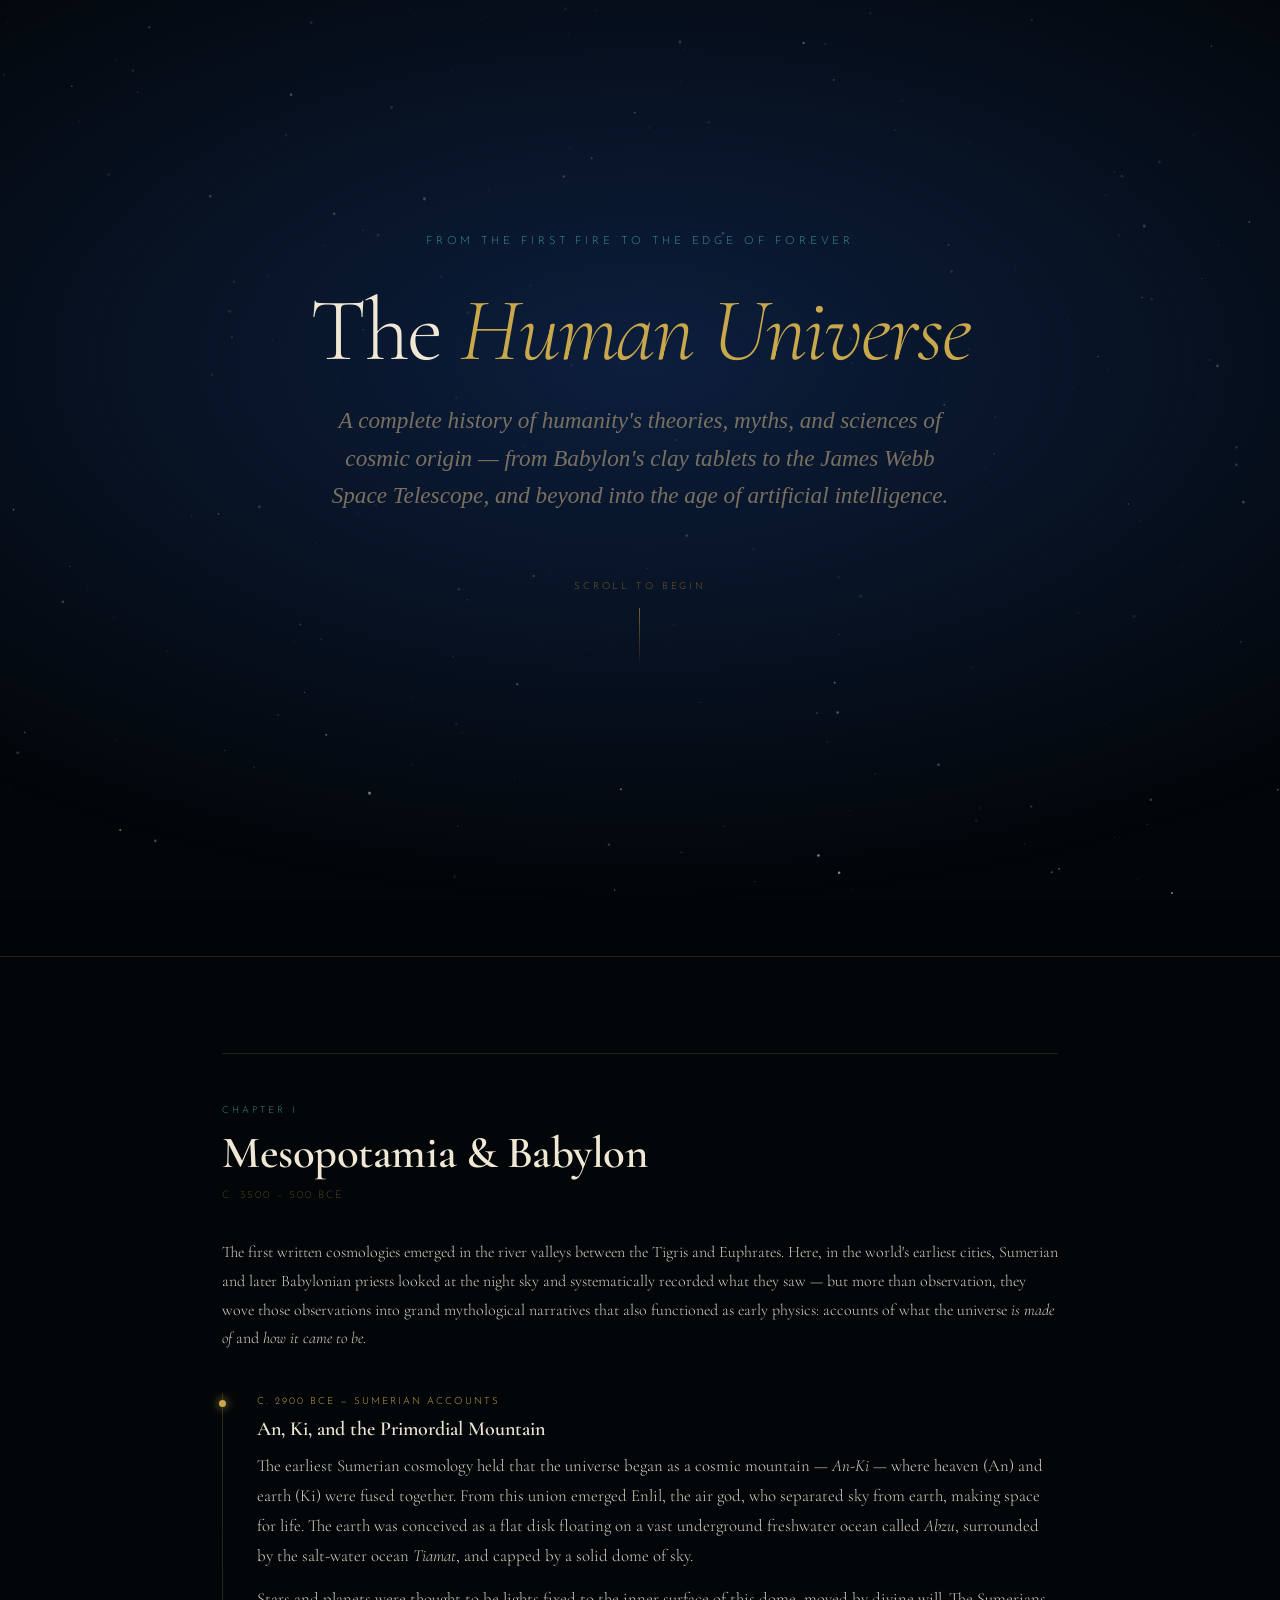
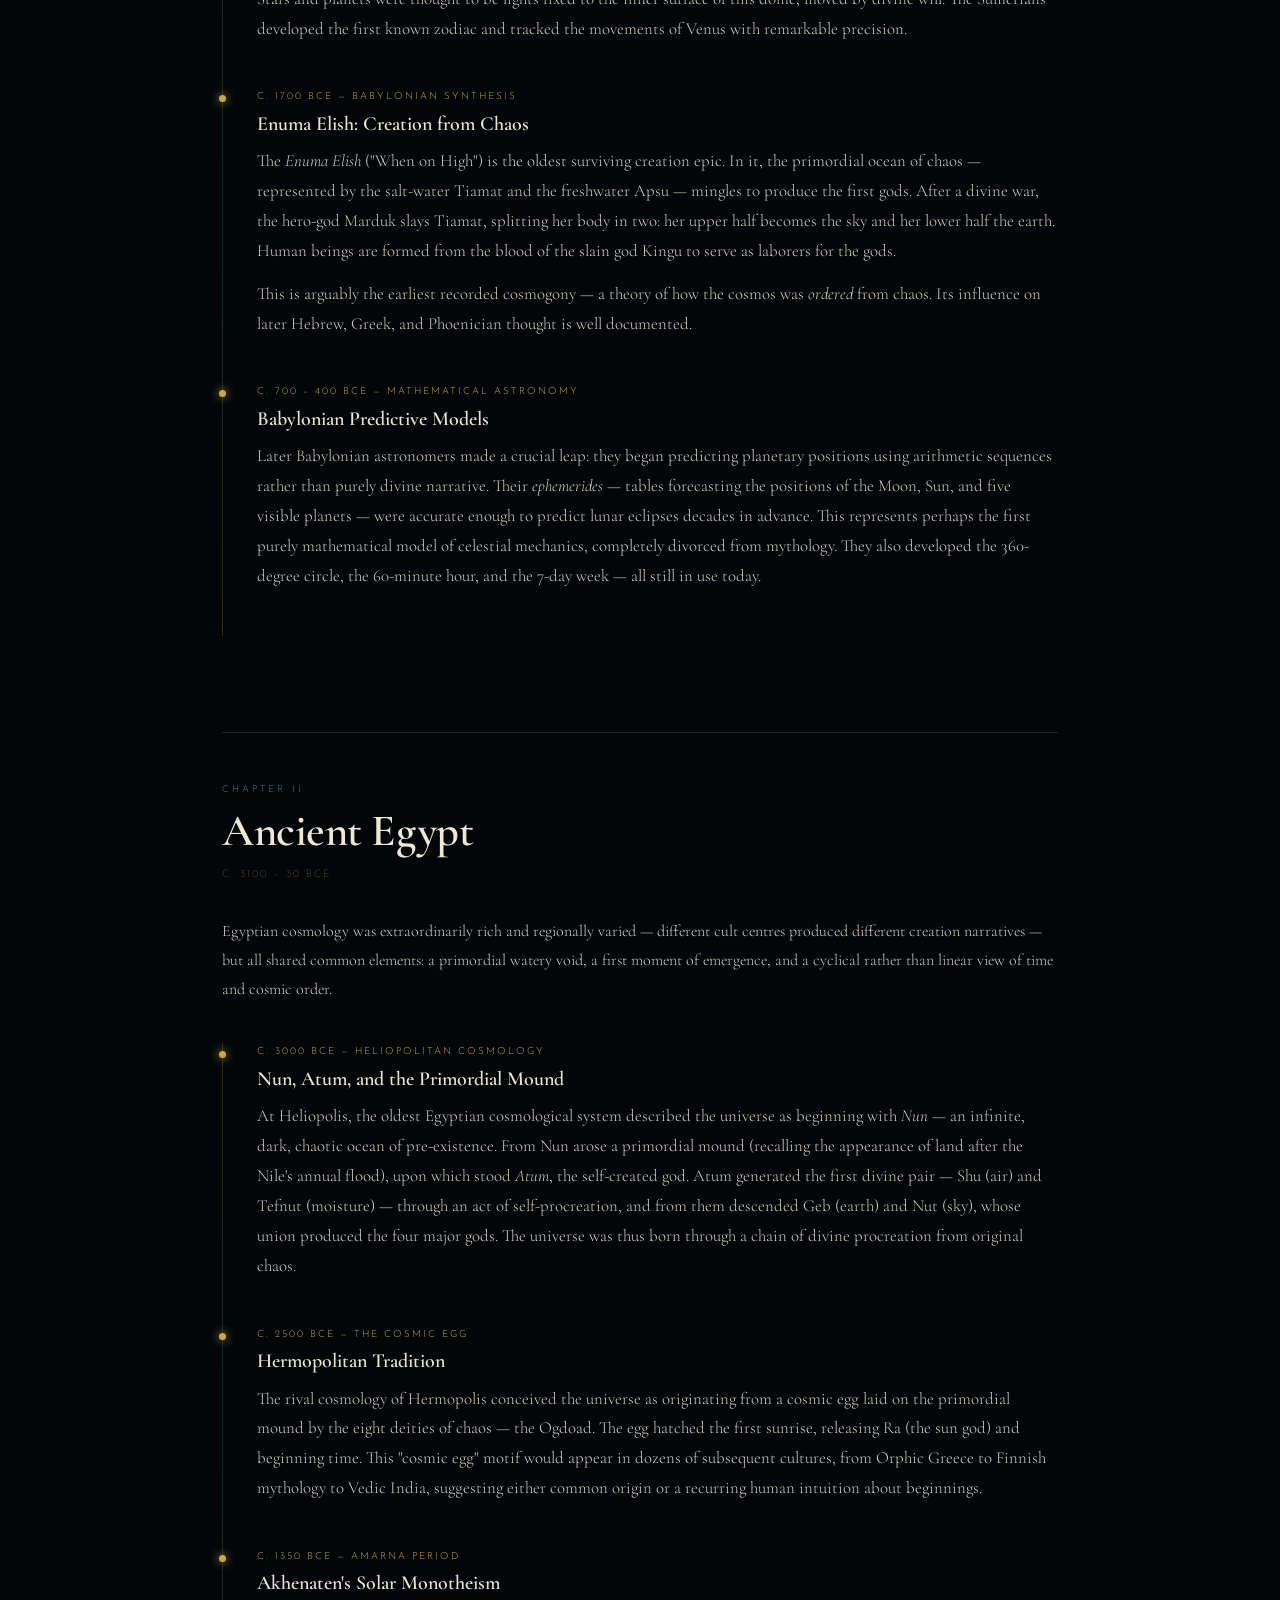
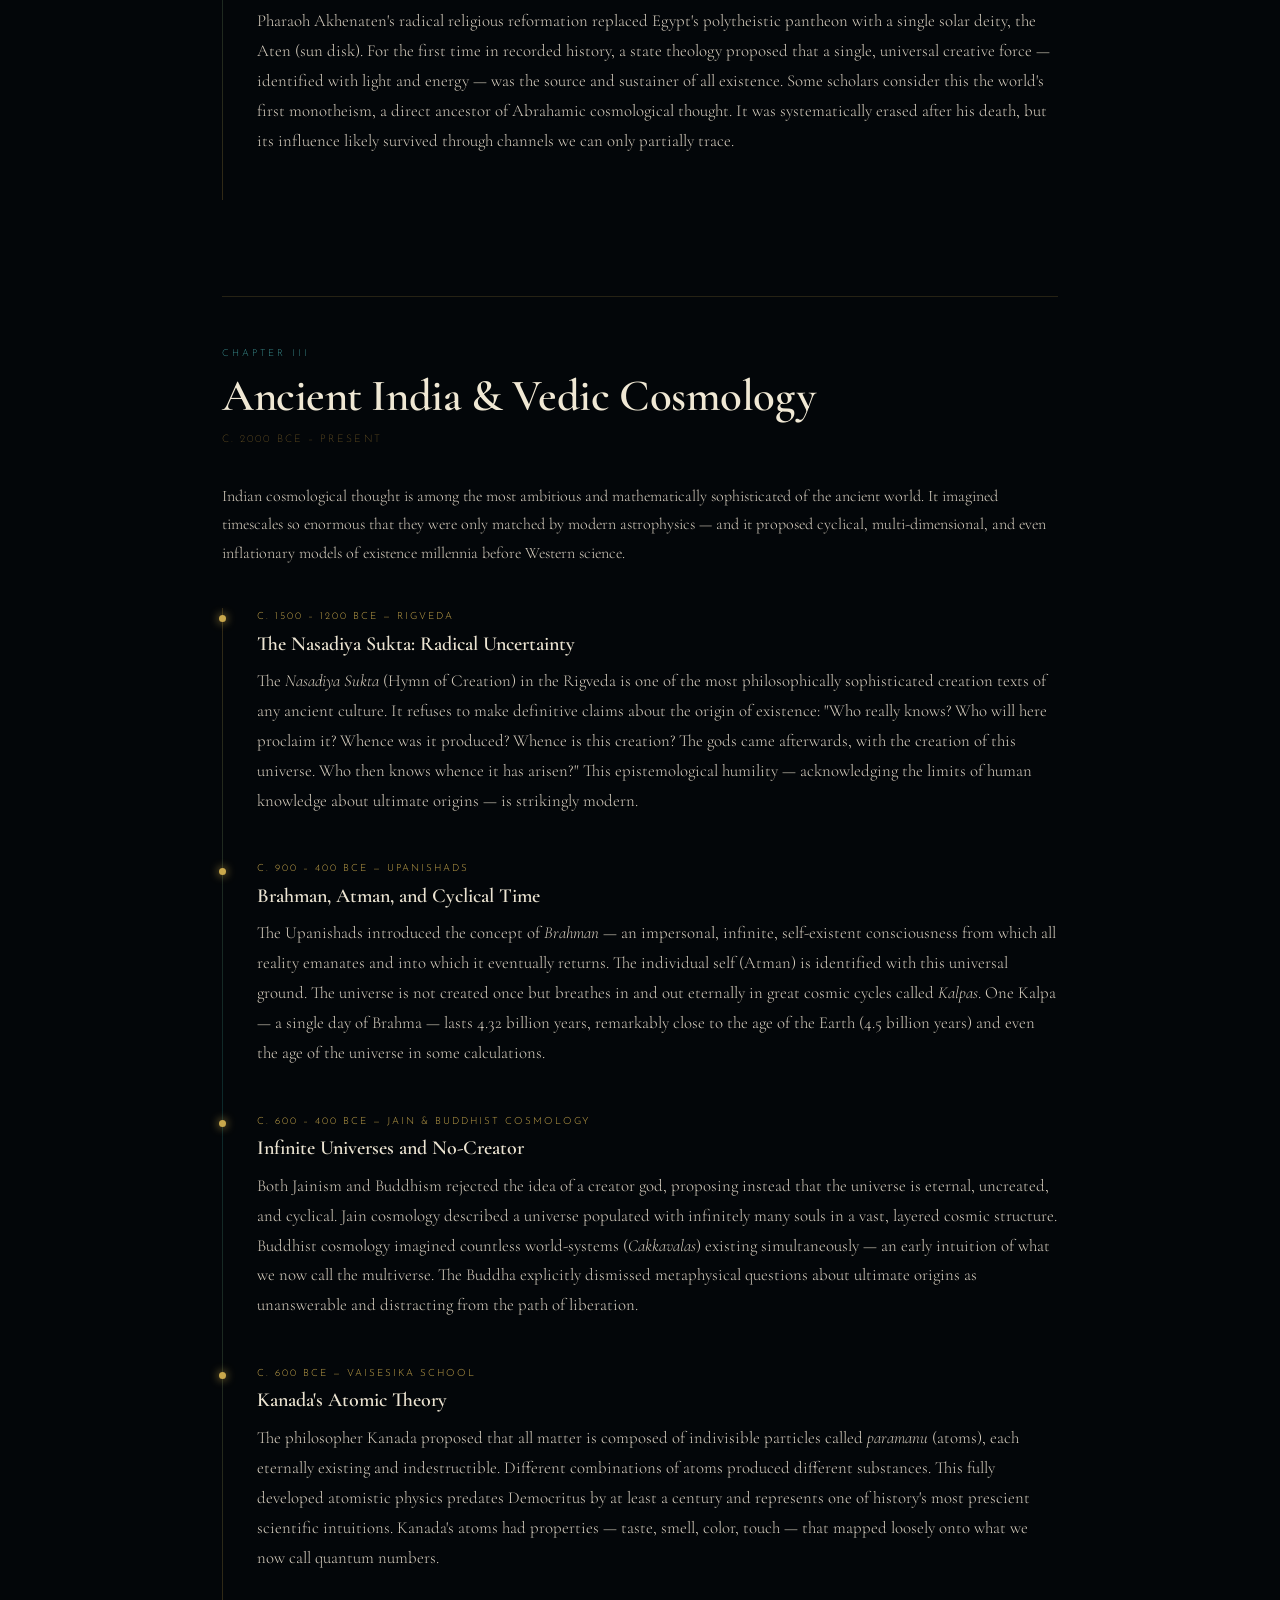
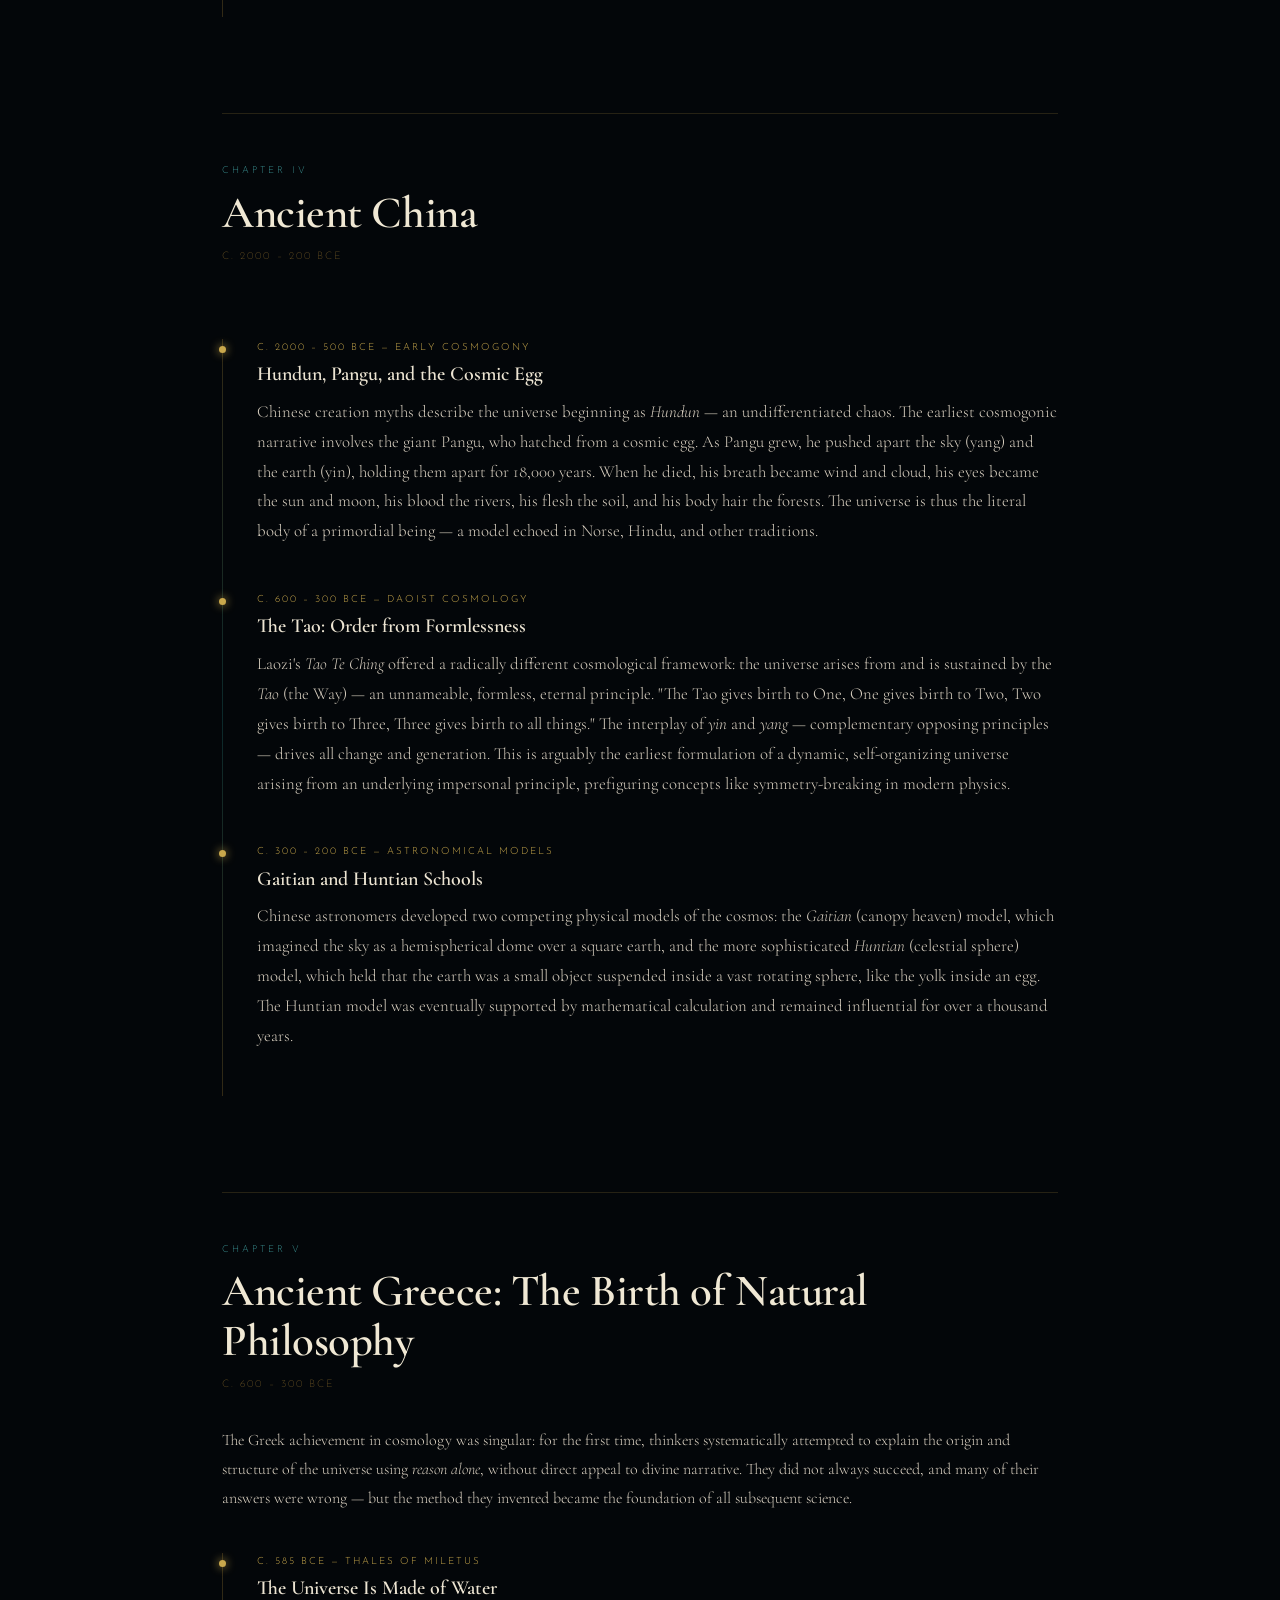
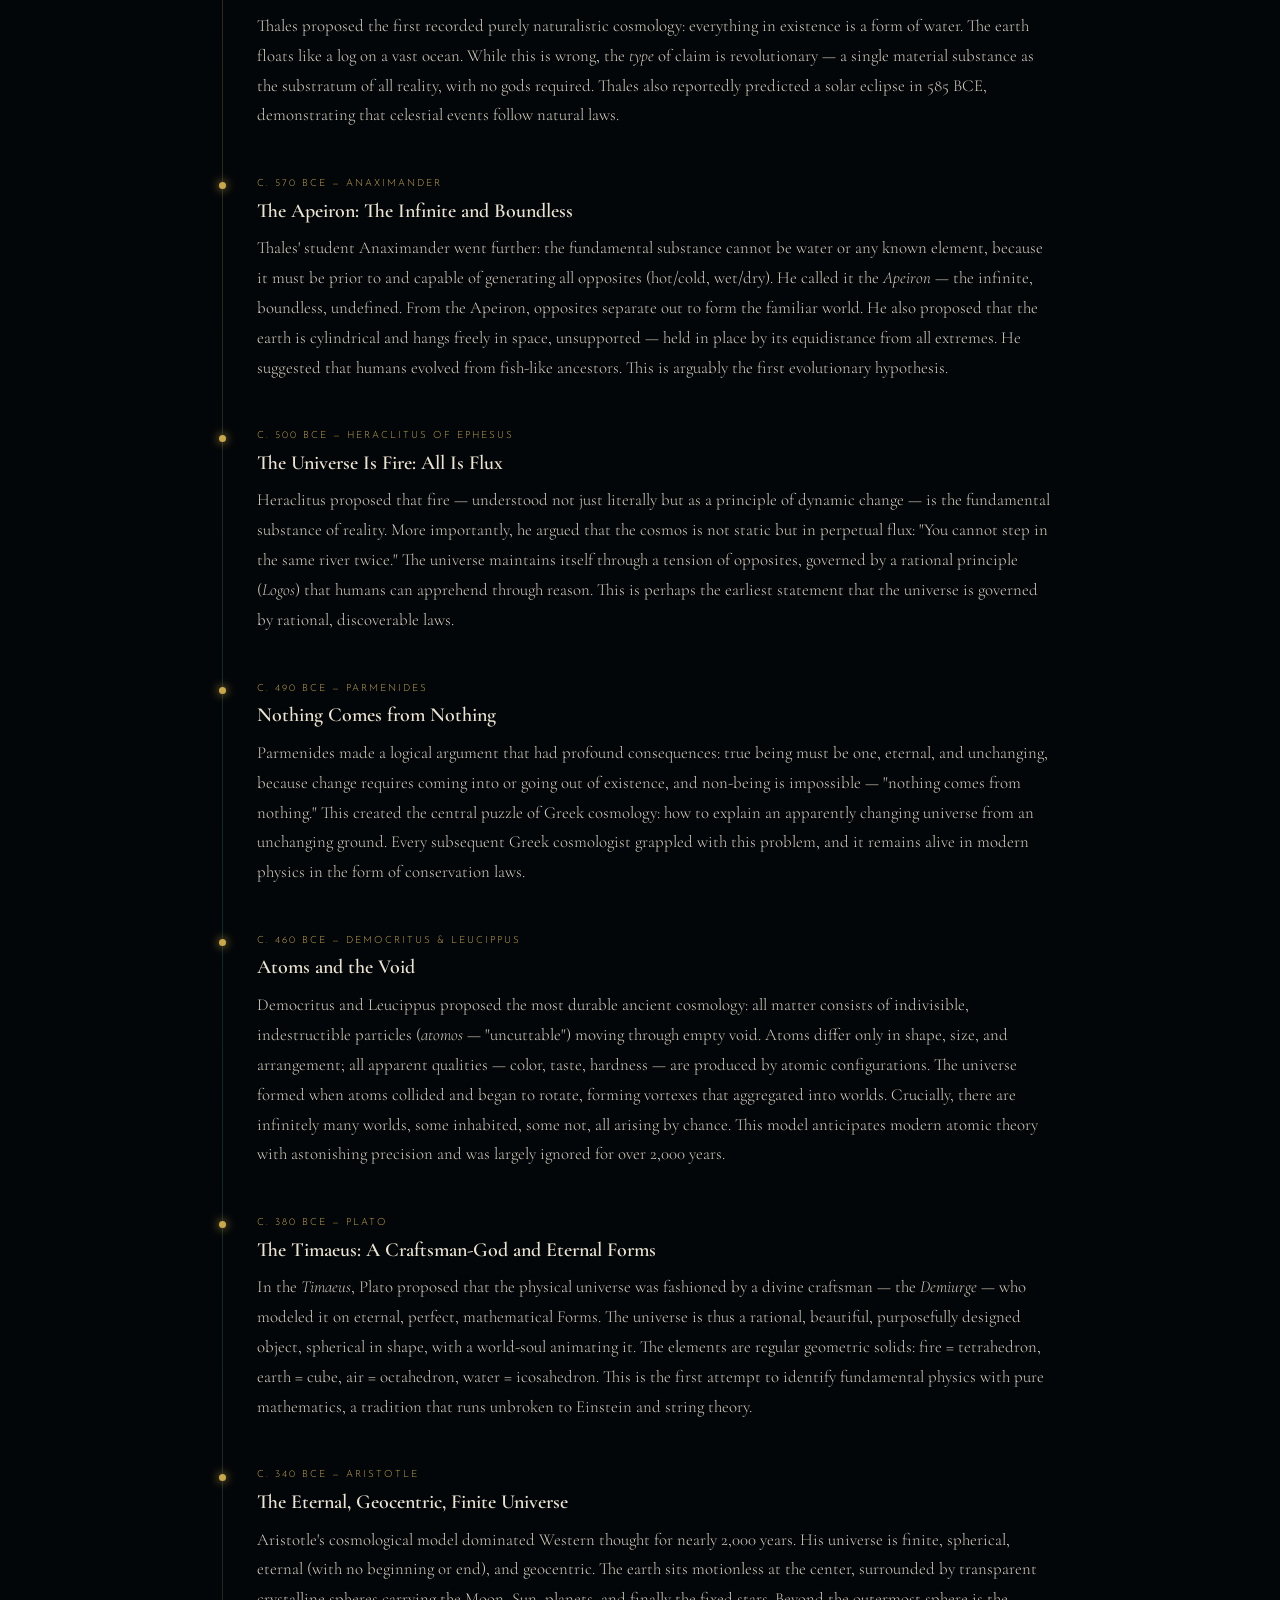
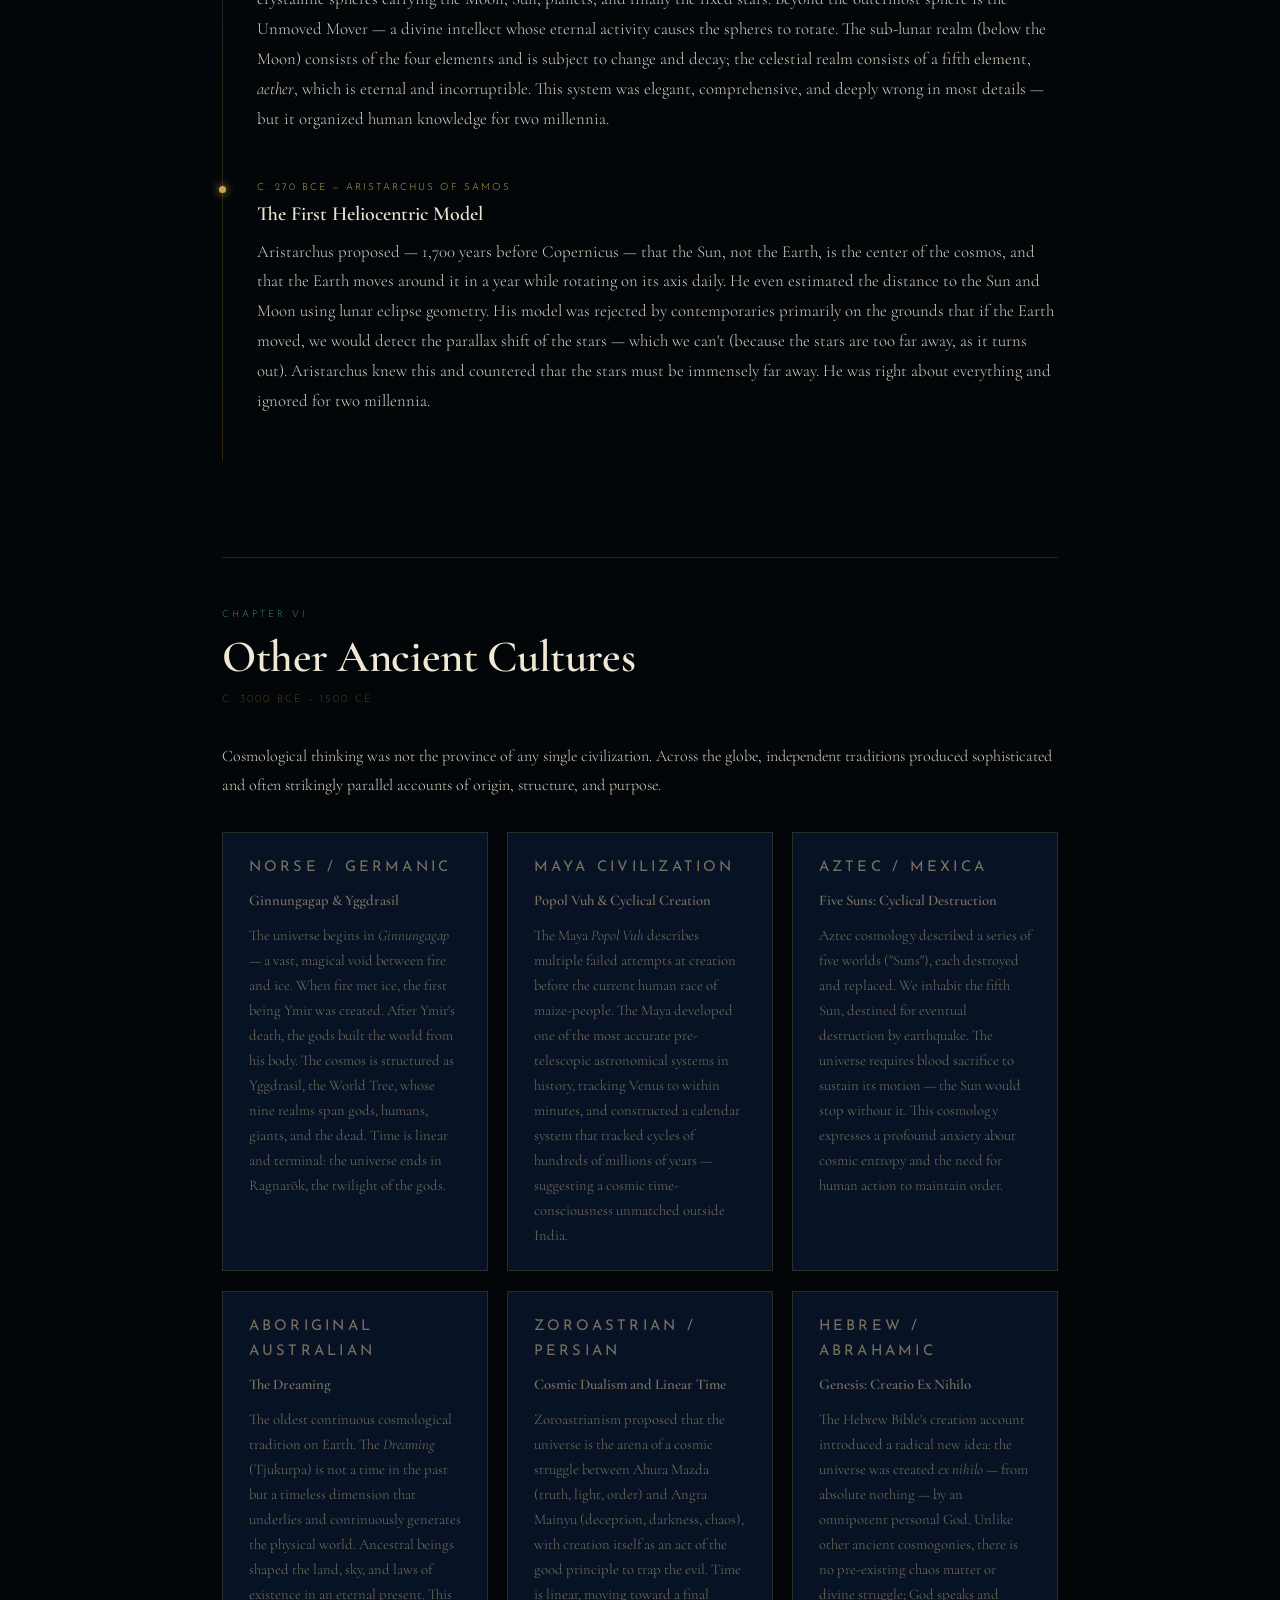
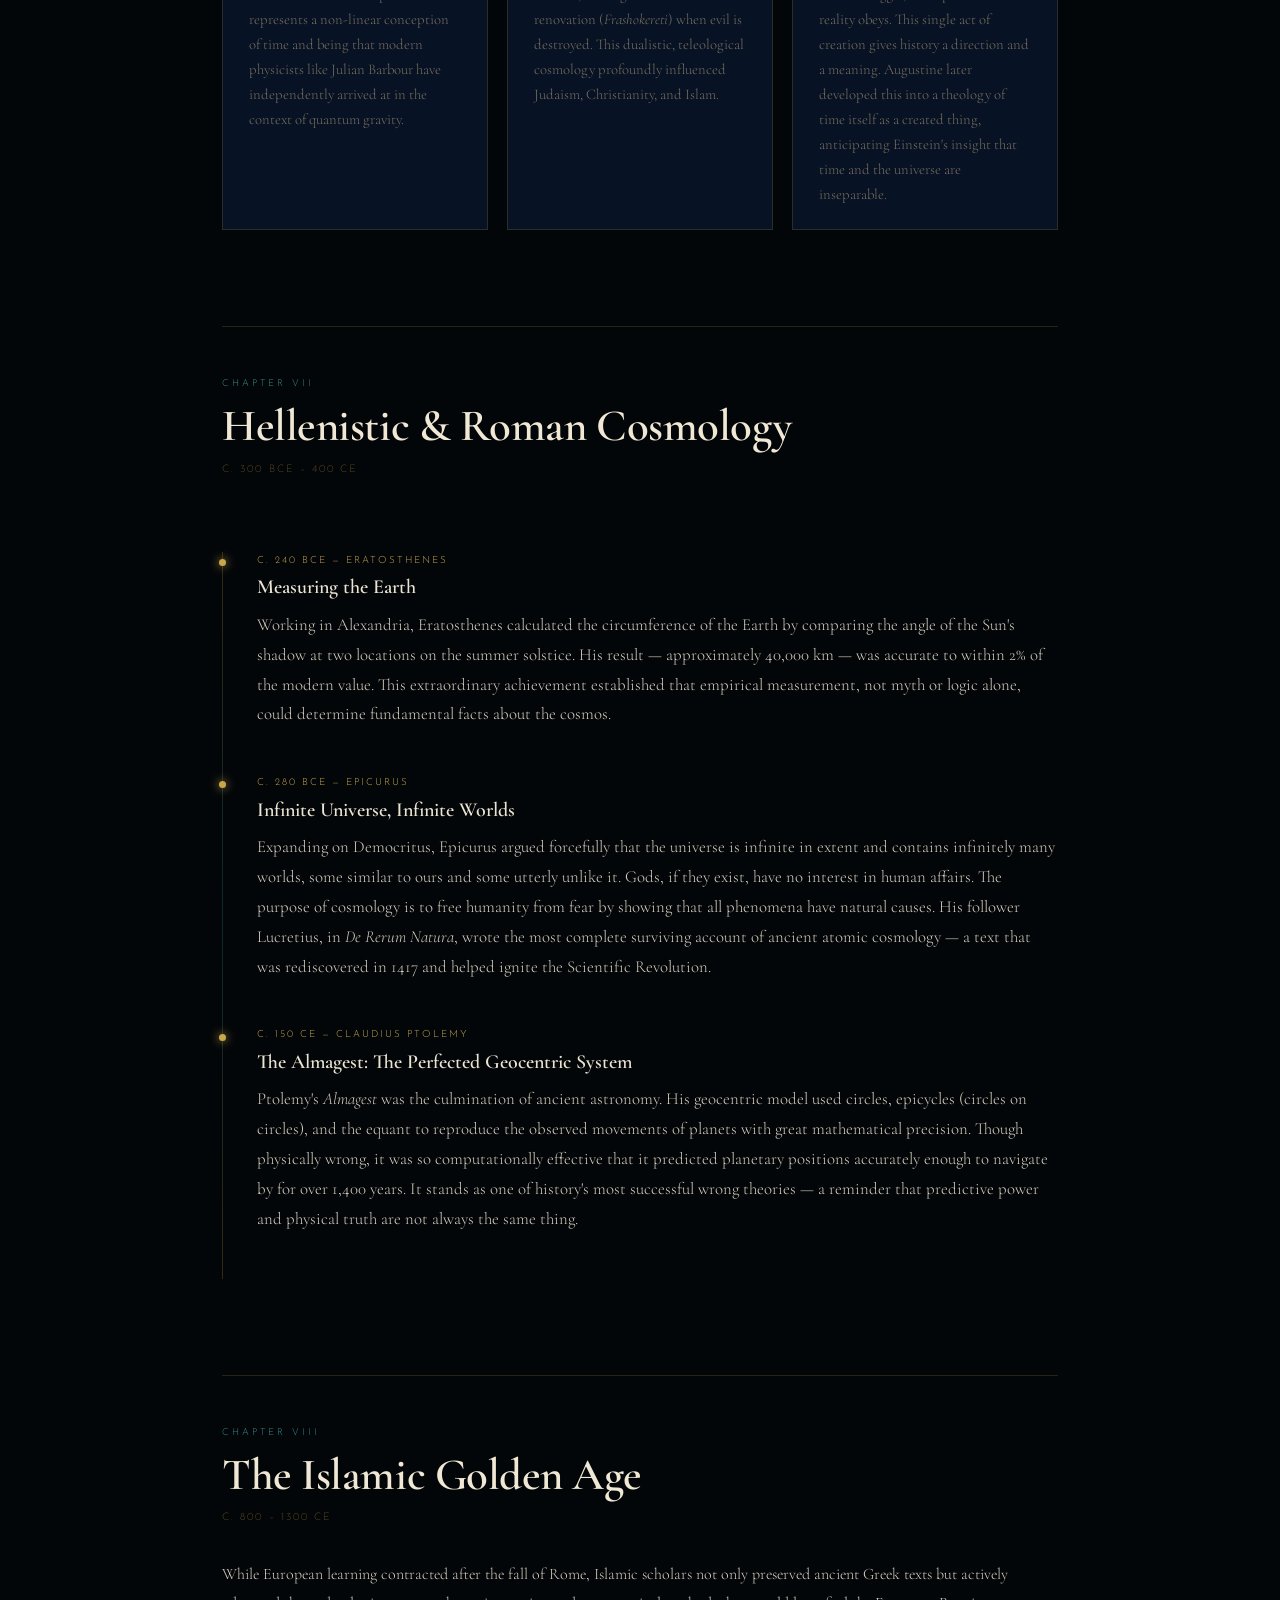
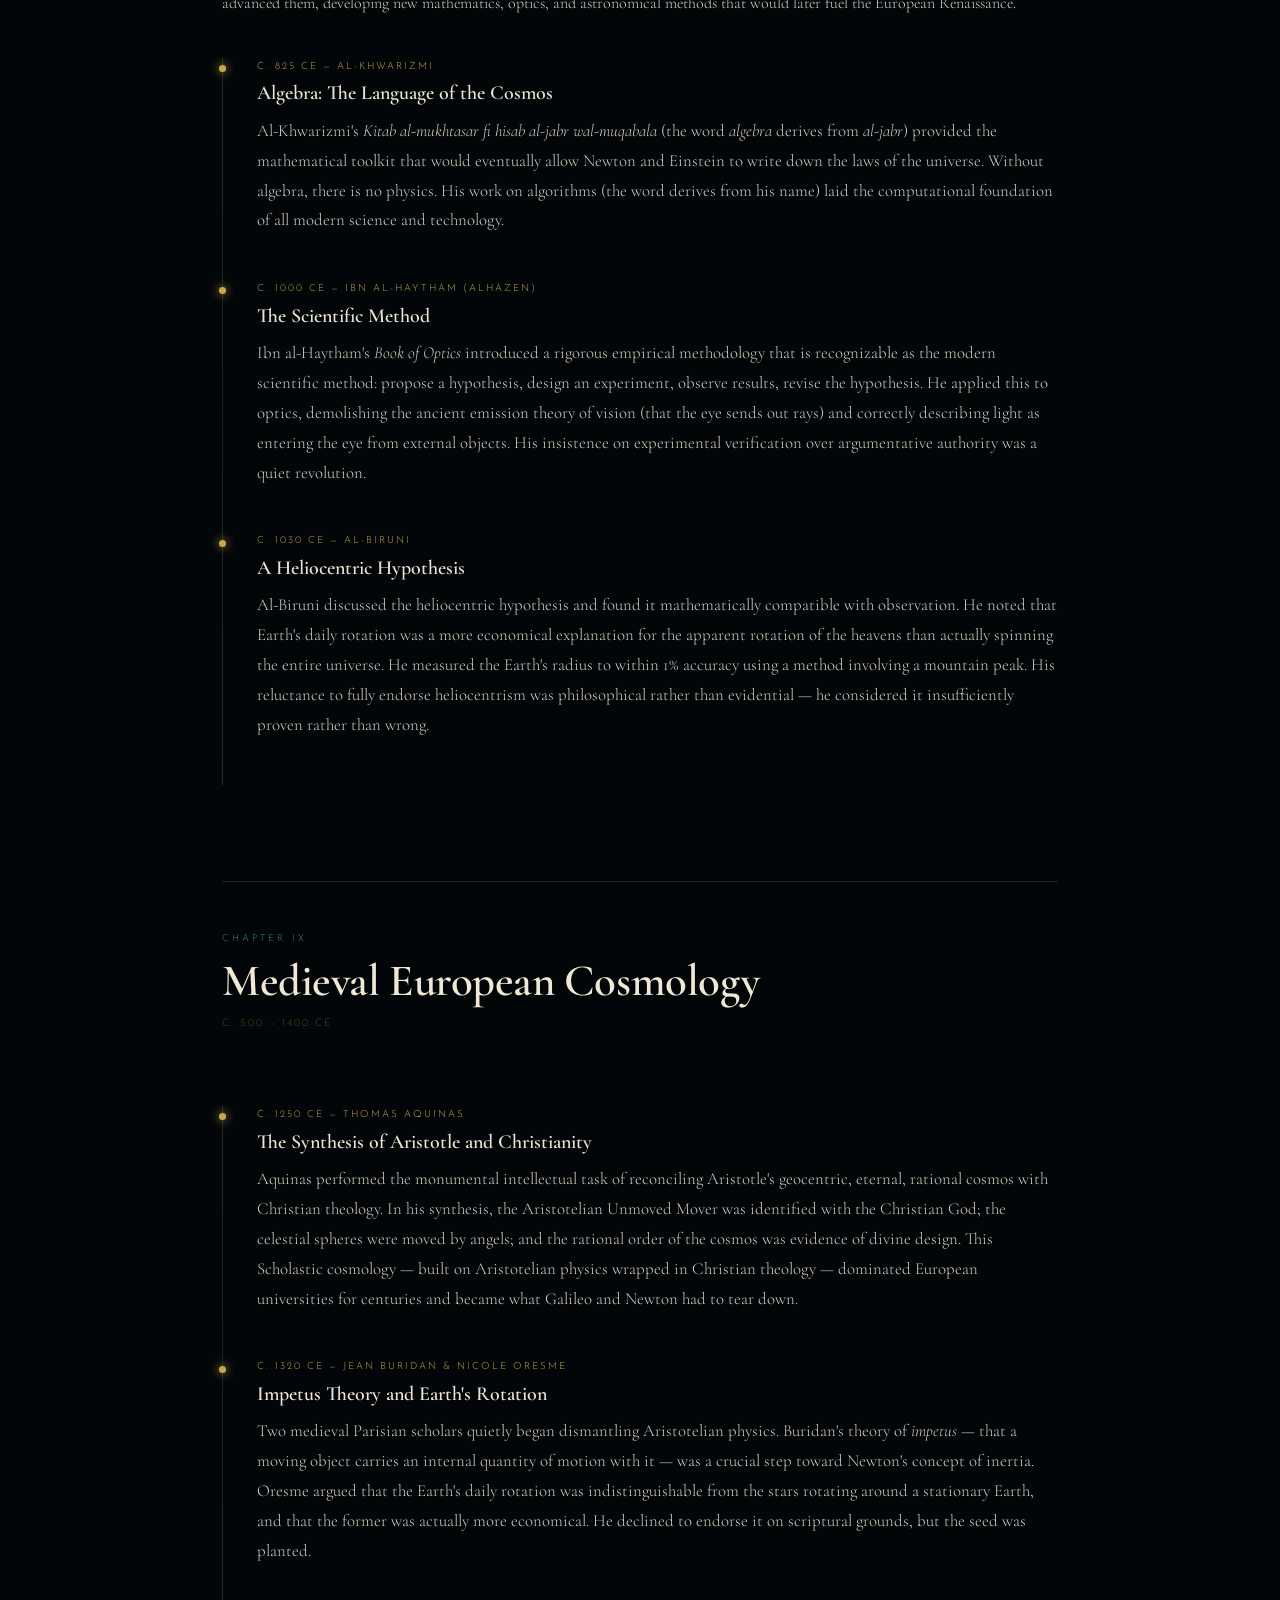
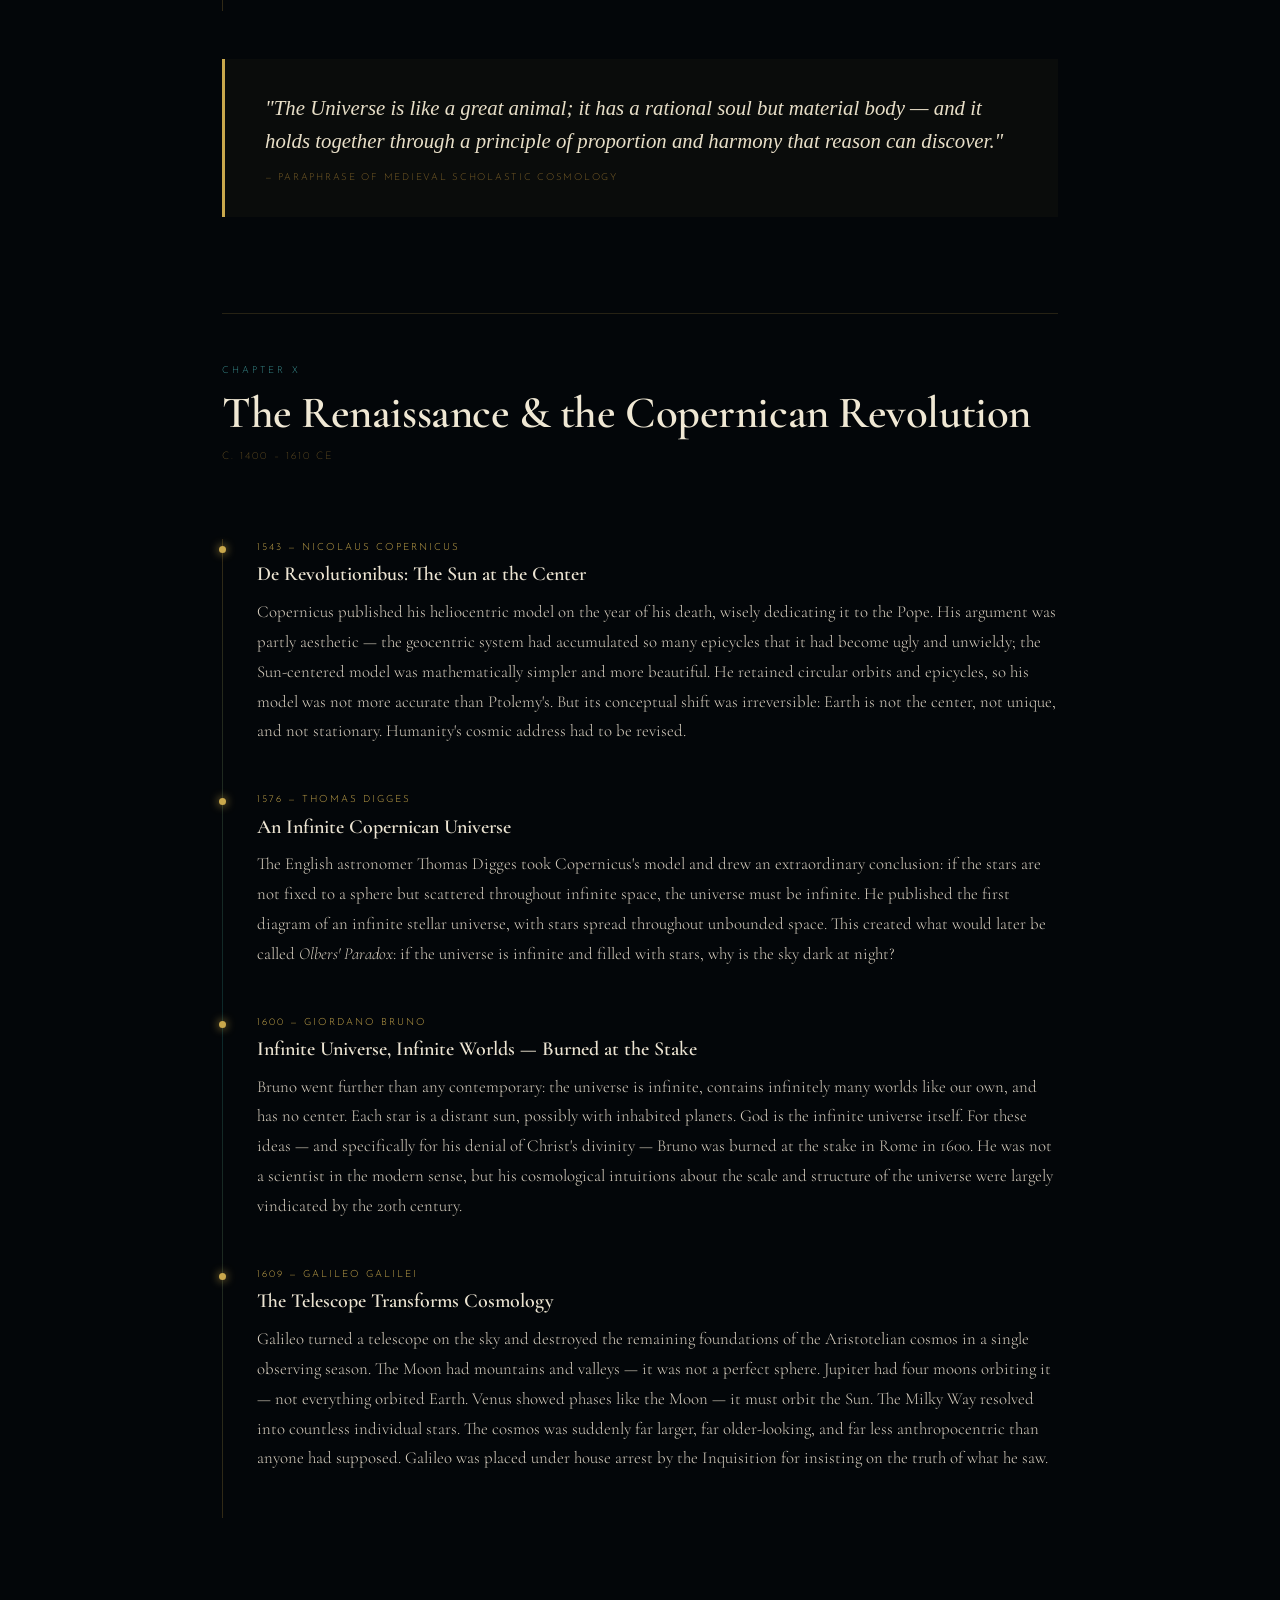
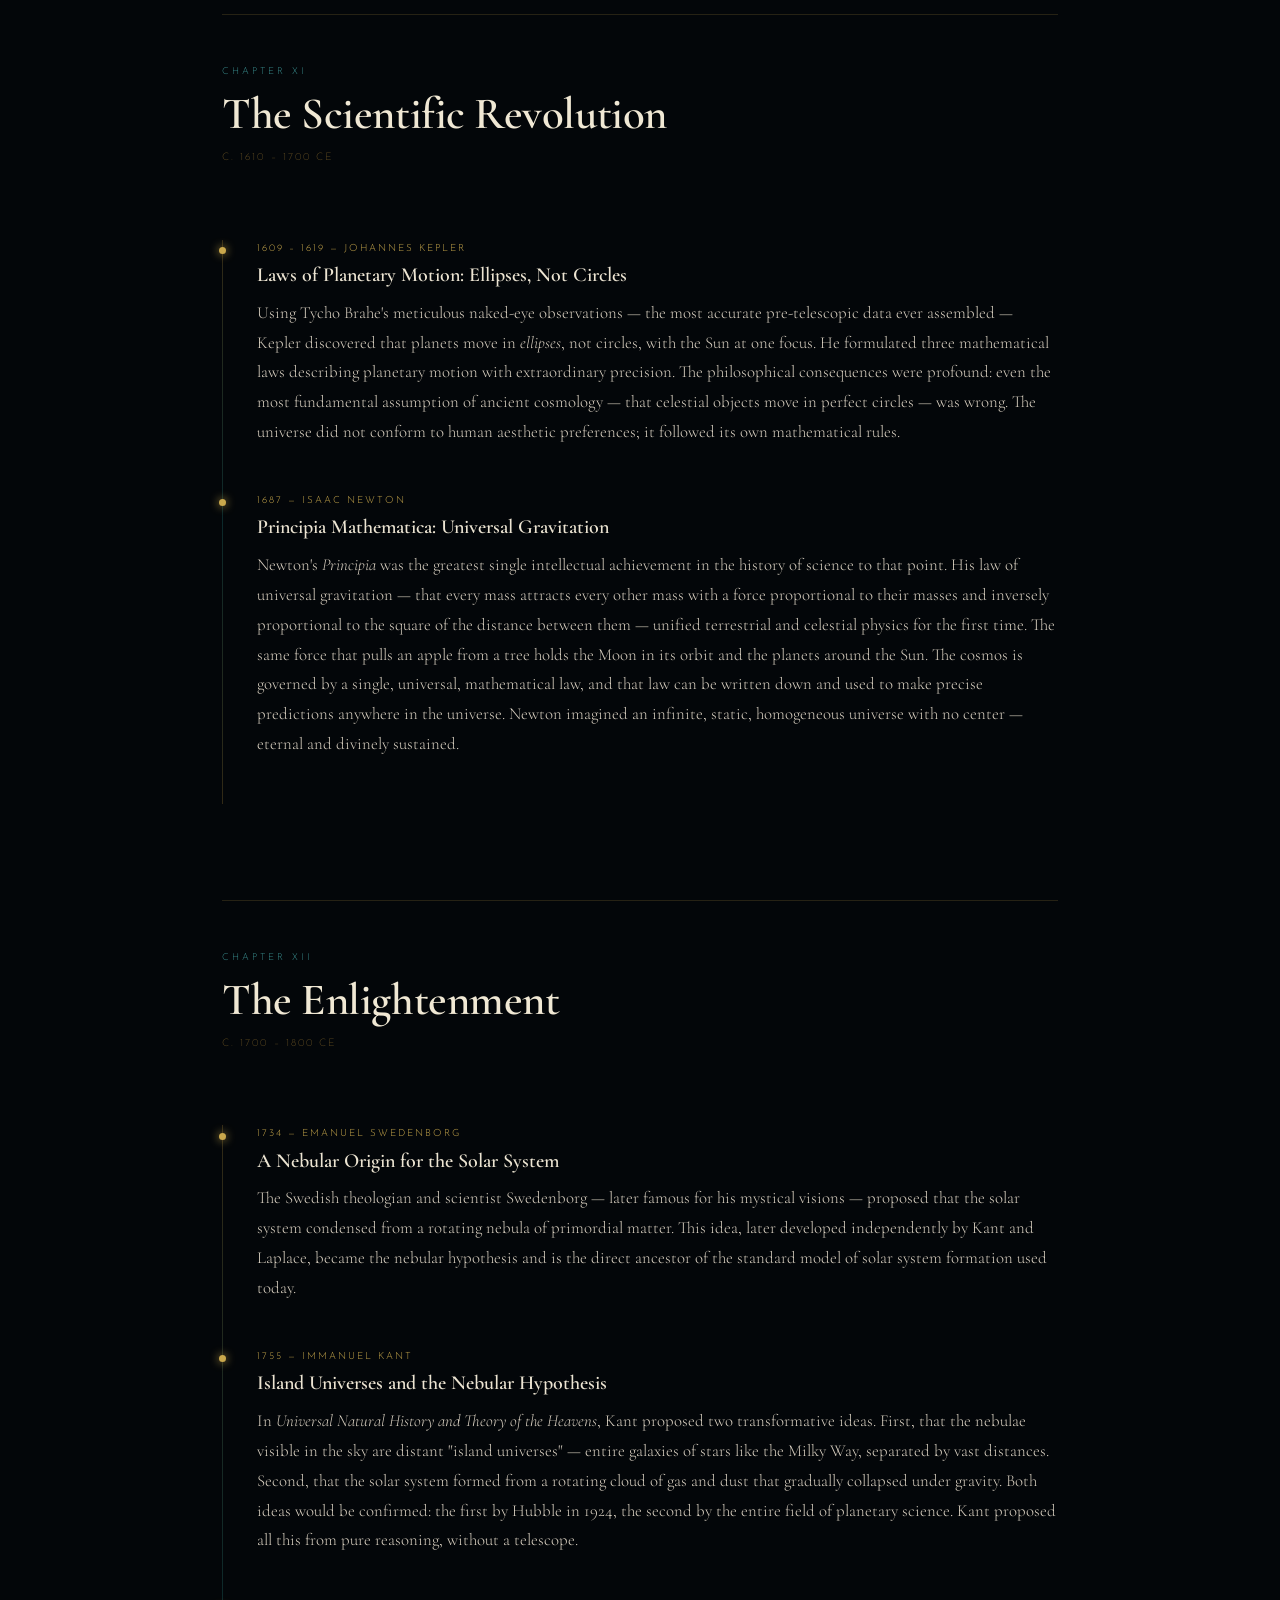
<file: data/archive/Skinny Bobs Observations of the History and observations of Humanity/the_human_universe.html>
<!DOCTYPE html>
<html lang="en">
<head>
<meta charset="UTF-8"/>
<meta name="viewport" content="width=device-width, initial-scale=1.0"/>
<title>The Human Universe — A History of Cosmological Thought</title>
<link href="https://fonts.googleapis.com/css2?family=Cormorant+Garamond:ital,wght@0,300;0,400;0,600;0,700;1,300;1,400&family=Josefin+Sans:wght@200;300;400;700&family=IM+Fell+English:ital@0;1&display=swap" rel="stylesheet"/>
<style>
:root {
  --void: #030609;
  --deep: #060d14;
  --cosmos: #0a1628;
  --nebula: #0d2040;
  --gold: #c9a84c;
  --gold-dim: #7a5f28;
  --cyan: #4fc3c3;
  --cyan-dim: #1a5f5f;
  --rose: #c4607a;
  --lime: #7ec87e;
  --text: #d8cfc0;
  --text-dim: #7a7060;
  --rule: rgba(201,168,76,0.18);
  --glow: rgba(79,195,195,0.12);
}

*, *::before, *::after { box-sizing: border-box; margin: 0; padding: 0; }

html { scroll-behavior: smooth; }

body {
  background-color: var(--void);
  color: var(--text);
  font-family: 'Cormorant Garamond', Georgia, serif;
  font-weight: 300;
  line-height: 1.8;
  overflow-x: hidden;
}

/* ─── STARFIELD ─────────────────────────────── */
#stars-canvas {
  position: fixed;
  inset: 0;
  z-index: 0;
  pointer-events: none;
  opacity: 0.7;
}

/* ─── HERO ──────────────────────────────────── */
.hero {
  position: relative;
  z-index: 1;
  min-height: 100vh;
  display: flex;
  flex-direction: column;
  align-items: center;
  justify-content: center;
  text-align: center;
  padding: 4rem 2rem;
  background: radial-gradient(ellipse 80% 60% at 50% 40%, rgba(13,32,64,0.95) 0%, transparent 100%);
}

.hero-eyebrow {
  font-family: 'Josefin Sans', sans-serif;
  font-weight: 200;
  font-size: 0.7rem;
  letter-spacing: 0.35em;
  text-transform: uppercase;
  color: var(--cyan);
  margin-bottom: 2rem;
  animation: fadeUp 1.2s ease both;
}

.hero h1 {
  font-family: 'Cormorant Garamond', serif;
  font-weight: 300;
  font-size: clamp(2.8rem, 7vw, 6rem);
  line-height: 1.05;
  letter-spacing: -0.02em;
  color: #f0e8d4;
  margin-bottom: 1.5rem;
  animation: fadeUp 1.2s 0.15s ease both;
}

.hero h1 em {
  font-style: italic;
  color: var(--gold);
}

.hero-sub {
  font-family: 'IM Fell English', serif;
  font-style: italic;
  font-size: clamp(1.1rem, 2.2vw, 1.45rem);
  color: var(--text-dim);
  max-width: 640px;
  line-height: 1.6;
  animation: fadeUp 1.2s 0.3s ease both;
}

.hero-scroll {
  margin-top: 4rem;
  font-family: 'Josefin Sans', sans-serif;
  font-size: 0.6rem;
  letter-spacing: 0.3em;
  text-transform: uppercase;
  color: var(--gold-dim);
  animation: fadeUp 1.2s 0.55s ease both, pulse 3s 2s infinite;
  display: flex;
  flex-direction: column;
  align-items: center;
  gap: 0.8rem;
}

.hero-scroll::after {
  content: '';
  width: 1px;
  height: 60px;
  background: linear-gradient(to bottom, var(--gold-dim), transparent);
}

/* ─── NAV ───────────────────────────────────── */
nav {
  position: sticky;
  top: 0;
  z-index: 100;
  background: rgba(3,6,9,0.92);
  backdrop-filter: blur(12px);
  border-bottom: 1px solid var(--rule);
  padding: 0.8rem 2rem;
  display: flex;
  gap: 0;
  overflow-x: auto;
  scrollbar-width: none;
}
nav::-webkit-scrollbar { display: none; }

nav a {
  font-family: 'Josefin Sans', sans-serif;
  font-size: 0.6rem;
  font-weight: 300;
  letter-spacing: 0.18em;
  text-transform: uppercase;
  color: var(--text-dim);
  text-decoration: none;
  padding: 0.4rem 1rem;
  white-space: nowrap;
  border-right: 1px solid var(--rule);
  transition: color 0.25s;
}
nav a:last-child { border-right: none; }
nav a:hover { color: var(--cyan); }

/* ─── MAIN LAYOUT ───────────────────────────── */
main {
  position: relative;
  z-index: 1;
  max-width: 900px;
  margin: 0 auto;
  padding: 0 2rem 8rem;
}

/* ─── ERA HEADER ────────────────────────────── */
.era-header {
  margin: 6rem 0 0;
  padding: 3rem 0 2rem;
  border-top: 1px solid var(--rule);
  position: relative;
}

.era-badge {
  font-family: 'Josefin Sans', sans-serif;
  font-weight: 200;
  font-size: 0.6rem;
  letter-spacing: 0.3em;
  text-transform: uppercase;
  color: var(--cyan);
  margin-bottom: 0.6rem;
}

.era-title {
  font-family: 'Cormorant Garamond', serif;
  font-weight: 600;
  font-size: clamp(1.9rem, 4vw, 2.8rem);
  line-height: 1.1;
  color: #f0e8d4;
  letter-spacing: -0.01em;
}

.era-span {
  font-family: 'Josefin Sans', sans-serif;
  font-weight: 200;
  font-size: 0.65rem;
  letter-spacing: 0.2em;
  color: var(--gold-dim);
  margin-top: 0.6rem;
  text-transform: uppercase;
}

/* ─── TIMELINE ENTRIES ──────────────────────── */
.timeline {
  margin: 2.5rem 0 0;
  padding-left: 0;
  list-style: none;
  position: relative;
}

.timeline::before {
  content: '';
  position: absolute;
  left: 0;
  top: 0;
  bottom: 0;
  width: 1px;
  background: linear-gradient(to bottom, var(--gold-dim), var(--cyan-dim), var(--gold-dim));
  opacity: 0.4;
}

.tl-entry {
  position: relative;
  padding: 0 0 2.8rem 2.2rem;
}

.tl-entry::before {
  content: '';
  position: absolute;
  left: -3px;
  top: 0.45rem;
  width: 7px;
  height: 7px;
  border-radius: 50%;
  background: var(--gold);
  box-shadow: 0 0 10px var(--gold);
}

.tl-date {
  font-family: 'Josefin Sans', sans-serif;
  font-weight: 300;
  font-size: 0.62rem;
  letter-spacing: 0.2em;
  text-transform: uppercase;
  color: var(--gold);
  margin-bottom: 0.35rem;
}

.tl-heading {
  font-family: 'Cormorant Garamond', serif;
  font-weight: 600;
  font-size: 1.25rem;
  color: #ece4d2;
  margin-bottom: 0.6rem;
  line-height: 1.25;
}

.tl-body {
  font-size: 1.05rem;
  color: var(--text);
  line-height: 1.78;
}

.tl-body p { margin-bottom: 0.8rem; }
.tl-body p:last-child { margin-bottom: 0; }

/* ─── CULTURE CARDS ─────────────────────────── */
.culture-grid {
  display: grid;
  grid-template-columns: repeat(auto-fill, minmax(260px, 1fr));
  gap: 1.2rem;
  margin: 2rem 0;
}

.culture-card {
  background: rgba(13,32,64,0.5);
  border: 1px solid var(--rule);
  padding: 1.4rem 1.6rem;
  position: relative;
  transition: border-color 0.3s, background 0.3s;
}

.culture-card:hover {
  border-color: rgba(201,168,76,0.4);
  background: rgba(13,32,64,0.8);
}

.culture-card-name {
  font-family: 'Josefin Sans', sans-serif;
  font-size: 0.6rem;
  font-weight: 400;
  letter-spacing: 0.22em;
  text-transform: uppercase;
  color: var(--cyan);
  margin-bottom: 0.5rem;
}

.culture-card-title {
  font-family: 'Cormorant Garamond', serif;
  font-weight: 600;
  font-size: 1.05rem;
  color: var(--gold);
  margin-bottom: 0.6rem;
}

.culture-card p {
  font-size: 0.92rem;
  line-height: 1.7;
  color: var(--text-dim);
}

/* ─── PULL QUOTE ────────────────────────────── */
.pull-quote {
  margin: 3rem 0;
  padding: 2rem 2.5rem;
  border-left: 3px solid var(--gold);
  background: rgba(201,168,76,0.04);
  font-family: 'IM Fell English', serif;
  font-style: italic;
  font-size: clamp(1.1rem, 2.2vw, 1.3rem);
  line-height: 1.6;
  color: #e8dfc8;
}

.pull-quote cite {
  display: block;
  margin-top: 0.8rem;
  font-family: 'Josefin Sans', sans-serif;
  font-style: normal;
  font-size: 0.6rem;
  letter-spacing: 0.18em;
  text-transform: uppercase;
  color: var(--gold-dim);
}

/* ─── CONCEPT BOX ───────────────────────────── */
.concept-box {
  background: rgba(79,195,195,0.04);
  border: 1px solid var(--cyan-dim);
  padding: 1.5rem 2rem;
  margin: 2rem 0;
}

.concept-box h4 {
  font-family: 'Josefin Sans', sans-serif;
  font-size: 0.6rem;
  letter-spacing: 0.22em;
  text-transform: uppercase;
  color: var(--cyan);
  margin-bottom: 1rem;
}

.concept-box ul {
  list-style: none;
  padding: 0;
}

.concept-box ul li {
  font-size: 0.95rem;
  padding: 0.4rem 0;
  border-bottom: 1px solid rgba(79,195,195,0.12);
  padding-left: 1.2rem;
  position: relative;
  line-height: 1.6;
}

.concept-box ul li:last-child { border-bottom: none; }

.concept-box ul li::before {
  content: '◦';
  position: absolute;
  left: 0;
  color: var(--cyan);
}

/* ─── FUTURE SECTION ────────────────────────── */
.future-section {
  margin-top: 6rem;
  padding: 4rem 0 2rem;
  border-top: 1px solid var(--rule);
  position: relative;
}

.future-section::before {
  content: '';
  position: absolute;
  top: 0;
  left: -2rem;
  right: -2rem;
  height: 200px;
  background: radial-gradient(ellipse 60% 100% at 50% 0%, rgba(79,195,195,0.06) 0%, transparent 100%);
  pointer-events: none;
}

.future-badge {
  font-family: 'Josefin Sans', sans-serif;
  font-weight: 400;
  font-size: 0.6rem;
  letter-spacing: 0.3em;
  text-transform: uppercase;
  color: var(--lime);
  margin-bottom: 0.6rem;
}

.future-section .era-title { color: var(--lime); opacity: 0.9; }

.future-entry {
  margin: 2.5rem 0;
  padding: 1.8rem 2rem;
  background: rgba(126,200,126,0.04);
  border: 1px solid rgba(126,200,126,0.15);
  position: relative;
}

.future-entry-label {
  font-family: 'Josefin Sans', sans-serif;
  font-size: 0.58rem;
  font-weight: 300;
  letter-spacing: 0.22em;
  text-transform: uppercase;
  color: var(--lime);
  margin-bottom: 0.5rem;
  opacity: 0.8;
}

.future-entry h3 {
  font-family: 'Cormorant Garamond', serif;
  font-weight: 600;
  font-size: 1.2rem;
  color: #d8f0d0;
  margin-bottom: 0.7rem;
}

.future-entry p {
  font-size: 1rem;
  line-height: 1.78;
  color: var(--text);
}

/* ─── CLOSING ───────────────────────────────── */
.closing {
  margin-top: 5rem;
  padding: 3rem 0;
  border-top: 1px solid var(--rule);
  text-align: center;
}

.closing p {
  font-family: 'IM Fell English', serif;
  font-style: italic;
  font-size: clamp(1.1rem, 2vw, 1.35rem);
  color: var(--text-dim);
  max-width: 600px;
  margin: 0 auto 1.5rem;
  line-height: 1.65;
}

.closing-sig {
  font-family: 'Josefin Sans', sans-serif;
  font-size: 0.58rem;
  letter-spacing: 0.25em;
  text-transform: uppercase;
  color: var(--gold-dim);
}

/* ─── FOOTER ────────────────────────────────── */
footer {
  position: relative;
  z-index: 1;
  border-top: 1px solid var(--rule);
  padding: 2rem;
  text-align: center;
  font-family: 'Josefin Sans', sans-serif;
  font-size: 0.58rem;
  letter-spacing: 0.18em;
  text-transform: uppercase;
  color: var(--text-dim);
}

/* ─── ANIMATIONS ────────────────────────────── */
@keyframes fadeUp {
  from { opacity: 0; transform: translateY(20px); }
  to   { opacity: 1; transform: translateY(0); }
}

@keyframes pulse {
  0%, 100% { opacity: 0.5; }
  50% { opacity: 1; }
}

/* Scroll-reveal */
.reveal {
  opacity: 0;
  transform: translateY(24px);
  transition: opacity 0.7s ease, transform 0.7s ease;
}
.reveal.visible {
  opacity: 1;
  transform: translateY(0);
}

/* ─── RESPONSIVE ────────────────────────────── */
@media (max-width: 600px) {
  main { padding: 0 1.2rem 5rem; }
  .culture-grid { grid-template-columns: 1fr; }
  .pull-quote { padding: 1.4rem 1.6rem; }
}
</style>
</head>
<body>

<canvas id="stars-canvas"></canvas>

<!-- HERO -->
<section class="hero">
  <p class="hero-eyebrow">From the First Fire to the Edge of Forever</p>
  <h1>The <em>Human Universe</em></h1>
  <p class="hero-sub">A complete history of humanity's theories, myths, and sciences of cosmic origin — from Babylon's clay tablets to the James Webb Space Telescope, and beyond into the age of artificial intelligence.</p>
  <div class="hero-scroll">Scroll to Begin</div>
</section>

<!-- NAV -->
<nav>
  <a href="#ancient-near-east">Mesopotamia</a>
  <a href="#ancient-egypt">Egypt</a>
  <a href="#vedic">India</a>
  <a href="#china">China</a>
  <a href="#greece">Greece</a>
  <a href="#other-ancient">Other Cultures</a>
  <a href="#hellenistic">Hellenistic–Roman</a>
  <a href="#islamic">Islamic Age</a>
  <a href="#medieval">Medieval</a>
  <a href="#renaissance">Renaissance</a>
  <a href="#revolution">Sci. Revolution</a>
  <a href="#enlightenment">Enlightenment</a>
  <a href="#19c">19th Century</a>
  <a href="#20c-early">Early 20th C.</a>
  <a href="#20c-mid">Mid 20th C.</a>
  <a href="#20c-late">Late 20th C.</a>
  <a href="#21c">21st Century</a>
  <a href="#future">The Future</a>
</nav>

<main>

<!-- ═══════════════════════════════════════════
     ANCIENT NEAR EAST
════════════════════════════════════════════ -->
<section id="ancient-near-east" class="reveal">
  <div class="era-header">
    <p class="era-badge">Chapter I</p>
    <h2 class="era-title">Mesopotamia & Babylon</h2>
    <p class="era-span">c. 3500 – 500 BCE</p>
  </div>

  <p>The first written cosmologies emerged in the river valleys between the Tigris and Euphrates. Here, in the world's earliest cities, Sumerian and later Babylonian priests looked at the night sky and systematically recorded what they saw — but more than observation, they wove those observations into grand mythological narratives that also functioned as early physics: accounts of what the universe <em>is made of</em> and <em>how it came to be</em>.</p>

  <ul class="timeline">
    <li class="tl-entry">
      <p class="tl-date">c. 2900 BCE — Sumerian Accounts</p>
      <h3 class="tl-heading">An, Ki, and the Primordial Mountain</h3>
      <div class="tl-body">
        <p>The earliest Sumerian cosmology held that the universe began as a cosmic mountain — <em>An-Ki</em> — where heaven (An) and earth (Ki) were fused together. From this union emerged Enlil, the air god, who separated sky from earth, making space for life. The earth was conceived as a flat disk floating on a vast underground freshwater ocean called <em>Abzu</em>, surrounded by the salt-water ocean <em>Tiamat</em>, and capped by a solid dome of sky.</p>
        <p>Stars and planets were thought to be lights fixed to the inner surface of this dome, moved by divine will. The Sumerians developed the first known zodiac and tracked the movements of Venus with remarkable precision.</p>
      </div>
    </li>

    <li class="tl-entry">
      <p class="tl-date">c. 1700 BCE — Babylonian Synthesis</p>
      <h3 class="tl-heading">Enuma Elish: Creation from Chaos</h3>
      <div class="tl-body">
        <p>The <em>Enuma Elish</em> ("When on High") is the oldest surviving creation epic. In it, the primordial ocean of chaos — represented by the salt-water Tiamat and the freshwater Apsu — mingles to produce the first gods. After a divine war, the hero-god Marduk slays Tiamat, splitting her body in two: her upper half becomes the sky and her lower half the earth. Human beings are formed from the blood of the slain god Kingu to serve as laborers for the gods.</p>
        <p>This is arguably the earliest recorded cosmogony — a theory of how the cosmos was <em>ordered</em> from chaos. Its influence on later Hebrew, Greek, and Phoenician thought is well documented.</p>
      </div>
    </li>

    <li class="tl-entry">
      <p class="tl-date">c. 700 – 400 BCE — Mathematical Astronomy</p>
      <h3 class="tl-heading">Babylonian Predictive Models</h3>
      <div class="tl-body">
        <p>Later Babylonian astronomers made a crucial leap: they began predicting planetary positions using arithmetic sequences rather than purely divine narrative. Their <em>ephemerides</em> — tables forecasting the positions of the Moon, Sun, and five visible planets — were accurate enough to predict lunar eclipses decades in advance. This represents perhaps the first purely mathematical model of celestial mechanics, completely divorced from mythology. They also developed the 360-degree circle, the 60-minute hour, and the 7-day week — all still in use today.</p>
      </div>
    </li>
  </ul>
</section>

<!-- ═══════════════════════════════════════════
     ANCIENT EGYPT
════════════════════════════════════════════ -->
<section id="ancient-egypt" class="reveal">
  <div class="era-header">
    <p class="era-badge">Chapter II</p>
    <h2 class="era-title">Ancient Egypt</h2>
    <p class="era-span">c. 3100 – 30 BCE</p>
  </div>

  <p>Egyptian cosmology was extraordinarily rich and regionally varied — different cult centres produced different creation narratives — but all shared common elements: a primordial watery void, a first moment of emergence, and a cyclical rather than linear view of time and cosmic order.</p>

  <ul class="timeline">
    <li class="tl-entry">
      <p class="tl-date">c. 3000 BCE — Heliopolitan Cosmology</p>
      <h3 class="tl-heading">Nun, Atum, and the Primordial Mound</h3>
      <div class="tl-body">
        <p>At Heliopolis, the oldest Egyptian cosmological system described the universe as beginning with <em>Nun</em> — an infinite, dark, chaotic ocean of pre-existence. From Nun arose a primordial mound (recalling the appearance of land after the Nile's annual flood), upon which stood <em>Atum</em>, the self-created god. Atum generated the first divine pair — Shu (air) and Tefnut (moisture) — through an act of self-procreation, and from them descended Geb (earth) and Nut (sky), whose union produced the four major gods. The universe was thus born through a chain of divine procreation from original chaos.</p>
      </div>
    </li>

    <li class="tl-entry">
      <p class="tl-date">c. 2500 BCE — The Cosmic Egg</p>
      <h3 class="tl-heading">Hermopolitan Tradition</h3>
      <div class="tl-body">
        <p>The rival cosmology of Hermopolis conceived the universe as originating from a cosmic egg laid on the primordial mound by the eight deities of chaos — the Ogdoad. The egg hatched the first sunrise, releasing Ra (the sun god) and beginning time. This "cosmic egg" motif would appear in dozens of subsequent cultures, from Orphic Greece to Finnish mythology to Vedic India, suggesting either common origin or a recurring human intuition about beginnings.</p>
      </div>
    </li>

    <li class="tl-entry">
      <p class="tl-date">c. 1350 BCE — Amarna Period</p>
      <h3 class="tl-heading">Akhenaten's Solar Monotheism</h3>
      <div class="tl-body">
        <p>Pharaoh Akhenaten's radical religious reformation replaced Egypt's polytheistic pantheon with a single solar deity, the Aten (sun disk). For the first time in recorded history, a state theology proposed that a single, universal creative force — identified with light and energy — was the source and sustainer of all existence. Some scholars consider this the world's first monotheism, a direct ancestor of Abrahamic cosmological thought. It was systematically erased after his death, but its influence likely survived through channels we can only partially trace.</p>
      </div>
    </li>
  </ul>
</section>

<!-- ═══════════════════════════════════════════
     VEDIC INDIA
════════════════════════════════════════════ -->
<section id="vedic" class="reveal">
  <div class="era-header">
    <p class="era-badge">Chapter III</p>
    <h2 class="era-title">Ancient India &amp; Vedic Cosmology</h2>
    <p class="era-span">c. 2000 BCE – Present</p>
  </div>

  <p>Indian cosmological thought is among the most ambitious and mathematically sophisticated of the ancient world. It imagined timescales so enormous that they were only matched by modern astrophysics — and it proposed cyclical, multi-dimensional, and even inflationary models of existence millennia before Western science.</p>

  <ul class="timeline">
    <li class="tl-entry">
      <p class="tl-date">c. 1500 – 1200 BCE — Rigveda</p>
      <h3 class="tl-heading">The Nasadiya Sukta: Radical Uncertainty</h3>
      <div class="tl-body">
        <p>The <em>Nasadiya Sukta</em> (Hymn of Creation) in the Rigveda is one of the most philosophically sophisticated creation texts of any ancient culture. It refuses to make definitive claims about the origin of existence: "Who really knows? Who will here proclaim it? Whence was it produced? Whence is this creation? The gods came afterwards, with the creation of this universe. Who then knows whence it has arisen?" This epistemological humility — acknowledging the limits of human knowledge about ultimate origins — is strikingly modern.</p>
      </div>
    </li>

    <li class="tl-entry">
      <p class="tl-date">c. 900 – 400 BCE — Upanishads</p>
      <h3 class="tl-heading">Brahman, Atman, and Cyclical Time</h3>
      <div class="tl-body">
        <p>The Upanishads introduced the concept of <em>Brahman</em> — an impersonal, infinite, self-existent consciousness from which all reality emanates and into which it eventually returns. The individual self (Atman) is identified with this universal ground. The universe is not created once but breathes in and out eternally in great cosmic cycles called <em>Kalpas</em>. One Kalpa — a single day of Brahma — lasts 4.32 billion years, remarkably close to the age of the Earth (4.5 billion years) and even the age of the universe in some calculations.</p>
      </div>
    </li>

    <li class="tl-entry">
      <p class="tl-date">c. 600 – 400 BCE — Jain &amp; Buddhist Cosmology</p>
      <h3 class="tl-heading">Infinite Universes and No-Creator</h3>
      <div class="tl-body">
        <p>Both Jainism and Buddhism rejected the idea of a creator god, proposing instead that the universe is eternal, uncreated, and cyclical. Jain cosmology described a universe populated with infinitely many souls in a vast, layered cosmic structure. Buddhist cosmology imagined countless world-systems (<em>Cakkavalas</em>) existing simultaneously — an early intuition of what we now call the multiverse. The Buddha explicitly dismissed metaphysical questions about ultimate origins as unanswerable and distracting from the path of liberation.</p>
      </div>
    </li>

    <li class="tl-entry">
      <p class="tl-date">c. 600 BCE — Vaisesika School</p>
      <h3 class="tl-heading">Kanada's Atomic Theory</h3>
      <div class="tl-body">
        <p>The philosopher Kanada proposed that all matter is composed of indivisible particles called <em>paramanu</em> (atoms), each eternally existing and indestructible. Different combinations of atoms produced different substances. This fully developed atomistic physics predates Democritus by at least a century and represents one of history's most prescient scientific intuitions. Kanada's atoms had properties — taste, smell, color, touch — that mapped loosely onto what we now call quantum numbers.</p>
      </div>
    </li>
  </ul>
</section>

<!-- ═══════════════════════════════════════════
     ANCIENT CHINA
════════════════════════════════════════════ -->
<section id="china" class="reveal">
  <div class="era-header">
    <p class="era-badge">Chapter IV</p>
    <h2 class="era-title">Ancient China</h2>
    <p class="era-span">c. 2000 – 200 BCE</p>
  </div>

  <ul class="timeline">
    <li class="tl-entry">
      <p class="tl-date">c. 2000 – 500 BCE — Early Cosmogony</p>
      <h3 class="tl-heading">Hundun, Pangu, and the Cosmic Egg</h3>
      <div class="tl-body">
        <p>Chinese creation myths describe the universe beginning as <em>Hundun</em> — an undifferentiated chaos. The earliest cosmogonic narrative involves the giant Pangu, who hatched from a cosmic egg. As Pangu grew, he pushed apart the sky (yang) and the earth (yin), holding them apart for 18,000 years. When he died, his breath became wind and cloud, his eyes became the sun and moon, his blood the rivers, his flesh the soil, and his body hair the forests. The universe is thus the literal body of a primordial being — a model echoed in Norse, Hindu, and other traditions.</p>
      </div>
    </li>

    <li class="tl-entry">
      <p class="tl-date">c. 600 – 300 BCE — Daoist Cosmology</p>
      <h3 class="tl-heading">The Tao: Order from Formlessness</h3>
      <div class="tl-body">
        <p>Laozi's <em>Tao Te Ching</em> offered a radically different cosmological framework: the universe arises from and is sustained by the <em>Tao</em> (the Way) — an unnameable, formless, eternal principle. "The Tao gives birth to One, One gives birth to Two, Two gives birth to Three, Three gives birth to all things." The interplay of <em>yin</em> and <em>yang</em> — complementary opposing principles — drives all change and generation. This is arguably the earliest formulation of a dynamic, self-organizing universe arising from an underlying impersonal principle, prefiguring concepts like symmetry-breaking in modern physics.</p>
      </div>
    </li>

    <li class="tl-entry">
      <p class="tl-date">c. 300 – 200 BCE — Astronomical Models</p>
      <h3 class="tl-heading">Gaitian and Huntian Schools</h3>
      <div class="tl-body">
        <p>Chinese astronomers developed two competing physical models of the cosmos: the <em>Gaitian</em> (canopy heaven) model, which imagined the sky as a hemispherical dome over a square earth, and the more sophisticated <em>Huntian</em> (celestial sphere) model, which held that the earth was a small object suspended inside a vast rotating sphere, like the yolk inside an egg. The Huntian model was eventually supported by mathematical calculation and remained influential for over a thousand years.</p>
      </div>
    </li>
  </ul>
</section>

<!-- ═══════════════════════════════════════════
     ANCIENT GREECE
════════════════════════════════════════════ -->
<section id="greece" class="reveal">
  <div class="era-header">
    <p class="era-badge">Chapter V</p>
    <h2 class="era-title">Ancient Greece: The Birth of Natural Philosophy</h2>
    <p class="era-span">c. 600 – 300 BCE</p>
  </div>

  <p>The Greek achievement in cosmology was singular: for the first time, thinkers systematically attempted to explain the origin and structure of the universe using <em>reason alone</em>, without direct appeal to divine narrative. They did not always succeed, and many of their answers were wrong — but the method they invented became the foundation of all subsequent science.</p>

  <ul class="timeline">
    <li class="tl-entry">
      <p class="tl-date">c. 585 BCE — Thales of Miletus</p>
      <h3 class="tl-heading">The Universe Is Made of Water</h3>
      <div class="tl-body">
        <p>Thales proposed the first recorded purely naturalistic cosmology: everything in existence is a form of water. The earth floats like a log on a vast ocean. While this is wrong, the <em>type</em> of claim is revolutionary — a single material substance as the substratum of all reality, with no gods required. Thales also reportedly predicted a solar eclipse in 585 BCE, demonstrating that celestial events follow natural laws.</p>
      </div>
    </li>

    <li class="tl-entry">
      <p class="tl-date">c. 570 BCE — Anaximander</p>
      <h3 class="tl-heading">The Apeiron: The Infinite and Boundless</h3>
      <div class="tl-body">
        <p>Thales' student Anaximander went further: the fundamental substance cannot be water or any known element, because it must be prior to and capable of generating all opposites (hot/cold, wet/dry). He called it the <em>Apeiron</em> — the infinite, boundless, undefined. From the Apeiron, opposites separate out to form the familiar world. He also proposed that the earth is cylindrical and hangs freely in space, unsupported — held in place by its equidistance from all extremes. He suggested that humans evolved from fish-like ancestors. This is arguably the first evolutionary hypothesis.</p>
      </div>
    </li>

    <li class="tl-entry">
      <p class="tl-date">c. 500 BCE — Heraclitus of Ephesus</p>
      <h3 class="tl-heading">The Universe Is Fire: All Is Flux</h3>
      <div class="tl-body">
        <p>Heraclitus proposed that fire — understood not just literally but as a principle of dynamic change — is the fundamental substance of reality. More importantly, he argued that the cosmos is not static but in perpetual flux: "You cannot step in the same river twice." The universe maintains itself through a tension of opposites, governed by a rational principle (<em>Logos</em>) that humans can apprehend through reason. This is perhaps the earliest statement that the universe is governed by rational, discoverable laws.</p>
      </div>
    </li>

    <li class="tl-entry">
      <p class="tl-date">c. 490 BCE — Parmenides</p>
      <h3 class="tl-heading">Nothing Comes from Nothing</h3>
      <div class="tl-body">
        <p>Parmenides made a logical argument that had profound consequences: true being must be one, eternal, and unchanging, because change requires coming into or going out of existence, and non-being is impossible — "nothing comes from nothing." This created the central puzzle of Greek cosmology: how to explain an apparently changing universe from an unchanging ground. Every subsequent Greek cosmologist grappled with this problem, and it remains alive in modern physics in the form of conservation laws.</p>
      </div>
    </li>

    <li class="tl-entry">
      <p class="tl-date">c. 460 BCE — Democritus &amp; Leucippus</p>
      <h3 class="tl-heading">Atoms and the Void</h3>
      <div class="tl-body">
        <p>Democritus and Leucippus proposed the most durable ancient cosmology: all matter consists of indivisible, indestructible particles (<em>atomos</em> — "uncuttable") moving through empty void. Atoms differ only in shape, size, and arrangement; all apparent qualities — color, taste, hardness — are produced by atomic configurations. The universe formed when atoms collided and began to rotate, forming vortexes that aggregated into worlds. Crucially, there are infinitely many worlds, some inhabited, some not, all arising by chance. This model anticipates modern atomic theory with astonishing precision and was largely ignored for over 2,000 years.</p>
      </div>
    </li>

    <li class="tl-entry">
      <p class="tl-date">c. 380 BCE — Plato</p>
      <h3 class="tl-heading">The Timaeus: A Craftsman-God and Eternal Forms</h3>
      <div class="tl-body">
        <p>In the <em>Timaeus</em>, Plato proposed that the physical universe was fashioned by a divine craftsman — the <em>Demiurge</em> — who modeled it on eternal, perfect, mathematical Forms. The universe is thus a rational, beautiful, purposefully designed object, spherical in shape, with a world-soul animating it. The elements are regular geometric solids: fire = tetrahedron, earth = cube, air = octahedron, water = icosahedron. This is the first attempt to identify fundamental physics with pure mathematics, a tradition that runs unbroken to Einstein and string theory.</p>
      </div>
    </li>

    <li class="tl-entry">
      <p class="tl-date">c. 340 BCE — Aristotle</p>
      <h3 class="tl-heading">The Eternal, Geocentric, Finite Universe</h3>
      <div class="tl-body">
        <p>Aristotle's cosmological model dominated Western thought for nearly 2,000 years. His universe is finite, spherical, eternal (with no beginning or end), and geocentric. The earth sits motionless at the center, surrounded by transparent crystalline spheres carrying the Moon, Sun, planets, and finally the fixed stars. Beyond the outermost sphere is the Unmoved Mover — a divine intellect whose eternal activity causes the spheres to rotate. The sub-lunar realm (below the Moon) consists of the four elements and is subject to change and decay; the celestial realm consists of a fifth element, <em>aether</em>, which is eternal and incorruptible. This system was elegant, comprehensive, and deeply wrong in most details — but it organized human knowledge for two millennia.</p>
      </div>
    </li>

    <li class="tl-entry">
      <p class="tl-date">c. 270 BCE — Aristarchus of Samos</p>
      <h3 class="tl-heading">The First Heliocentric Model</h3>
      <div class="tl-body">
        <p>Aristarchus proposed — 1,700 years before Copernicus — that the Sun, not the Earth, is the center of the cosmos, and that the Earth moves around it in a year while rotating on its axis daily. He even estimated the distance to the Sun and Moon using lunar eclipse geometry. His model was rejected by contemporaries primarily on the grounds that if the Earth moved, we would detect the parallax shift of the stars — which we can't (because the stars are too far away, as it turns out). Aristarchus knew this and countered that the stars must be immensely far away. He was right about everything and ignored for two millennia.</p>
      </div>
    </li>
  </ul>
</section>

<!-- ═══════════════════════════════════════════
     OTHER ANCIENT CULTURES
════════════════════════════════════════════ -->
<section id="other-ancient" class="reveal">
  <div class="era-header">
    <p class="era-badge">Chapter VI</p>
    <h2 class="era-title">Other Ancient Cultures</h2>
    <p class="era-span">c. 3000 BCE – 1500 CE</p>
  </div>

  <p>Cosmological thinking was not the province of any single civilization. Across the globe, independent traditions produced sophisticated and often strikingly parallel accounts of origin, structure, and purpose.</p>

  <div class="culture-grid">
    <div class="culture-card">
      <p class="culture-card-name">Norse / Germanic</p>
      <p class="culture-card-title">Ginnungagap &amp; Yggdrasil</p>
      <p>The universe begins in <em>Ginnungagap</em> — a vast, magical void between fire and ice. When fire met ice, the first being Ymir was created. After Ymir's death, the gods built the world from his body. The cosmos is structured as Yggdrasil, the World Tree, whose nine realms span gods, humans, giants, and the dead. Time is linear and terminal: the universe ends in Ragnarök, the twilight of the gods.</p>
    </div>

    <div class="culture-card">
      <p class="culture-card-name">Maya Civilization</p>
      <p class="culture-card-title">Popol Vuh &amp; Cyclical Creation</p>
      <p>The Maya <em>Popol Vuh</em> describes multiple failed attempts at creation before the current human race of maize-people. The Maya developed one of the most accurate pre-telescopic astronomical systems in history, tracking Venus to within minutes, and constructed a calendar system that tracked cycles of hundreds of millions of years — suggesting a cosmic time-consciousness unmatched outside India.</p>
    </div>

    <div class="culture-card">
      <p class="culture-card-name">Aztec / Mexica</p>
      <p class="culture-card-title">Five Suns: Cyclical Destruction</p>
      <p>Aztec cosmology described a series of five worlds ("Suns"), each destroyed and replaced. We inhabit the fifth Sun, destined for eventual destruction by earthquake. The universe requires blood sacrifice to sustain its motion — the Sun would stop without it. This cosmology expresses a profound anxiety about cosmic entropy and the need for human action to maintain order.</p>
    </div>

    <div class="culture-card">
      <p class="culture-card-name">Aboriginal Australian</p>
      <p class="culture-card-title">The Dreaming</p>
      <p>The oldest continuous cosmological tradition on Earth. The <em>Dreaming</em> (Tjukurpa) is not a time in the past but a timeless dimension that underlies and continuously generates the physical world. Ancestral beings shaped the land, sky, and laws of existence in an eternal present. This represents a non-linear conception of time and being that modern physicists like Julian Barbour have independently arrived at in the context of quantum gravity.</p>
    </div>

    <div class="culture-card">
      <p class="culture-card-name">Zoroastrian / Persian</p>
      <p class="culture-card-title">Cosmic Dualism and Linear Time</p>
      <p>Zoroastrianism proposed that the universe is the arena of a cosmic struggle between Ahura Mazda (truth, light, order) and Angra Mainyu (deception, darkness, chaos), with creation itself as an act of the good principle to trap the evil. Time is linear, moving toward a final renovation (<em>Frashokereti</em>) when evil is destroyed. This dualistic, teleological cosmology profoundly influenced Judaism, Christianity, and Islam.</p>
    </div>

    <div class="culture-card">
      <p class="culture-card-name">Hebrew / Abrahamic</p>
      <p class="culture-card-title">Genesis: Creatio Ex Nihilo</p>
      <p>The Hebrew Bible's creation account introduced a radical new idea: the universe was created <em>ex nihilo</em> — from absolute nothing — by an omnipotent personal God. Unlike other ancient cosmogonies, there is no pre-existing chaos matter or divine struggle; God speaks and reality obeys. This single act of creation gives history a direction and a meaning. Augustine later developed this into a theology of time itself as a created thing, anticipating Einstein's insight that time and the universe are inseparable.</p>
    </div>
  </div>
</section>

<!-- ═══════════════════════════════════════════
     HELLENISTIC – ROMAN
════════════════════════════════════════════ -->
<section id="hellenistic" class="reveal">
  <div class="era-header">
    <p class="era-badge">Chapter VII</p>
    <h2 class="era-title">Hellenistic &amp; Roman Cosmology</h2>
    <p class="era-span">c. 300 BCE – 400 CE</p>
  </div>

  <ul class="timeline">
    <li class="tl-entry">
      <p class="tl-date">c. 240 BCE — Eratosthenes</p>
      <h3 class="tl-heading">Measuring the Earth</h3>
      <div class="tl-body">
        <p>Working in Alexandria, Eratosthenes calculated the circumference of the Earth by comparing the angle of the Sun's shadow at two locations on the summer solstice. His result — approximately 40,000 km — was accurate to within 2% of the modern value. This extraordinary achievement established that empirical measurement, not myth or logic alone, could determine fundamental facts about the cosmos.</p>
      </div>
    </li>

    <li class="tl-entry">
      <p class="tl-date">c. 280 BCE — Epicurus</p>
      <h3 class="tl-heading">Infinite Universe, Infinite Worlds</h3>
      <div class="tl-body">
        <p>Expanding on Democritus, Epicurus argued forcefully that the universe is infinite in extent and contains infinitely many worlds, some similar to ours and some utterly unlike it. Gods, if they exist, have no interest in human affairs. The purpose of cosmology is to free humanity from fear by showing that all phenomena have natural causes. His follower Lucretius, in <em>De Rerum Natura</em>, wrote the most complete surviving account of ancient atomic cosmology — a text that was rediscovered in 1417 and helped ignite the Scientific Revolution.</p>
      </div>
    </li>

    <li class="tl-entry">
      <p class="tl-date">c. 150 CE — Claudius Ptolemy</p>
      <h3 class="tl-heading">The Almagest: The Perfected Geocentric System</h3>
      <div class="tl-body">
        <p>Ptolemy's <em>Almagest</em> was the culmination of ancient astronomy. His geocentric model used circles, epicycles (circles on circles), and the equant to reproduce the observed movements of planets with great mathematical precision. Though physically wrong, it was so computationally effective that it predicted planetary positions accurately enough to navigate by for over 1,400 years. It stands as one of history's most successful wrong theories — a reminder that predictive power and physical truth are not always the same thing.</p>
      </div>
    </li>
  </ul>
</section>

<!-- ═══════════════════════════════════════════
     ISLAMIC GOLDEN AGE
════════════════════════════════════════════ -->
<section id="islamic" class="reveal">
  <div class="era-header">
    <p class="era-badge">Chapter VIII</p>
    <h2 class="era-title">The Islamic Golden Age</h2>
    <p class="era-span">c. 800 – 1300 CE</p>
  </div>

  <p>While European learning contracted after the fall of Rome, Islamic scholars not only preserved ancient Greek texts but actively advanced them, developing new mathematics, optics, and astronomical methods that would later fuel the European Renaissance.</p>

  <ul class="timeline">
    <li class="tl-entry">
      <p class="tl-date">c. 825 CE — Al-Khwarizmi</p>
      <h3 class="tl-heading">Algebra: The Language of the Cosmos</h3>
      <div class="tl-body">
        <p>Al-Khwarizmi's <em>Kitab al-mukhtasar fi hisab al-jabr wal-muqabala</em> (the word <em>algebra</em> derives from <em>al-jabr</em>) provided the mathematical toolkit that would eventually allow Newton and Einstein to write down the laws of the universe. Without algebra, there is no physics. His work on algorithms (the word derives from his name) laid the computational foundation of all modern science and technology.</p>
      </div>
    </li>

    <li class="tl-entry">
      <p class="tl-date">c. 1000 CE — Ibn al-Haytham (Alhazen)</p>
      <h3 class="tl-heading">The Scientific Method</h3>
      <div class="tl-body">
        <p>Ibn al-Haytham's <em>Book of Optics</em> introduced a rigorous empirical methodology that is recognizable as the modern scientific method: propose a hypothesis, design an experiment, observe results, revise the hypothesis. He applied this to optics, demolishing the ancient emission theory of vision (that the eye sends out rays) and correctly describing light as entering the eye from external objects. His insistence on experimental verification over argumentative authority was a quiet revolution.</p>
      </div>
    </li>

    <li class="tl-entry">
      <p class="tl-date">c. 1030 CE — Al-Biruni</p>
      <h3 class="tl-heading">A Heliocentric Hypothesis</h3>
      <div class="tl-body">
        <p>Al-Biruni discussed the heliocentric hypothesis and found it mathematically compatible with observation. He noted that Earth's daily rotation was a more economical explanation for the apparent rotation of the heavens than actually spinning the entire universe. He measured the Earth's radius to within 1% accuracy using a method involving a mountain peak. His reluctance to fully endorse heliocentrism was philosophical rather than evidential — he considered it insufficiently proven rather than wrong.</p>
      </div>
    </li>
  </ul>
</section>

<!-- ═══════════════════════════════════════════
     MEDIEVAL EUROPE
════════════════════════════════════════════ -->
<section id="medieval" class="reveal">
  <div class="era-header">
    <p class="era-badge">Chapter IX</p>
    <h2 class="era-title">Medieval European Cosmology</h2>
    <p class="era-span">c. 500 – 1400 CE</p>
  </div>

  <ul class="timeline">
    <li class="tl-entry">
      <p class="tl-date">c. 1250 CE — Thomas Aquinas</p>
      <h3 class="tl-heading">The Synthesis of Aristotle and Christianity</h3>
      <div class="tl-body">
        <p>Aquinas performed the monumental intellectual task of reconciling Aristotle's geocentric, eternal, rational cosmos with Christian theology. In his synthesis, the Aristotelian Unmoved Mover was identified with the Christian God; the celestial spheres were moved by angels; and the rational order of the cosmos was evidence of divine design. This Scholastic cosmology — built on Aristotelian physics wrapped in Christian theology — dominated European universities for centuries and became what Galileo and Newton had to tear down.</p>
      </div>
    </li>

    <li class="tl-entry">
      <p class="tl-date">c. 1320 CE — Jean Buridan &amp; Nicole Oresme</p>
      <h3 class="tl-heading">Impetus Theory and Earth's Rotation</h3>
      <div class="tl-body">
        <p>Two medieval Parisian scholars quietly began dismantling Aristotelian physics. Buridan's theory of <em>impetus</em> — that a moving object carries an internal quantity of motion with it — was a crucial step toward Newton's concept of inertia. Oresme argued that the Earth's daily rotation was indistinguishable from the stars rotating around a stationary Earth, and that the former was actually more economical. He declined to endorse it on scriptural grounds, but the seed was planted.</p>
      </div>
    </li>
  </ul>

  <div class="pull-quote">
    "The Universe is like a great animal; it has a rational soul but material body — and it holds together through a principle of proportion and harmony that reason can discover."
    <cite>— Paraphrase of medieval scholastic cosmology</cite>
  </div>
</section>

<!-- ═══════════════════════════════════════════
     RENAISSANCE
════════════════════════════════════════════ -->
<section id="renaissance" class="reveal">
  <div class="era-header">
    <p class="era-badge">Chapter X</p>
    <h2 class="era-title">The Renaissance &amp; the Copernican Revolution</h2>
    <p class="era-span">c. 1400 – 1610 CE</p>
  </div>

  <ul class="timeline">
    <li class="tl-entry">
      <p class="tl-date">1543 — Nicolaus Copernicus</p>
      <h3 class="tl-heading">De Revolutionibus: The Sun at the Center</h3>
      <div class="tl-body">
        <p>Copernicus published his heliocentric model on the year of his death, wisely dedicating it to the Pope. His argument was partly aesthetic — the geocentric system had accumulated so many epicycles that it had become ugly and unwieldy; the Sun-centered model was mathematically simpler and more beautiful. He retained circular orbits and epicycles, so his model was not more accurate than Ptolemy's. But its conceptual shift was irreversible: Earth is not the center, not unique, and not stationary. Humanity's cosmic address had to be revised.</p>
      </div>
    </li>

    <li class="tl-entry">
      <p class="tl-date">1576 — Thomas Digges</p>
      <h3 class="tl-heading">An Infinite Copernican Universe</h3>
      <div class="tl-body">
        <p>The English astronomer Thomas Digges took Copernicus's model and drew an extraordinary conclusion: if the stars are not fixed to a sphere but scattered throughout infinite space, the universe must be infinite. He published the first diagram of an infinite stellar universe, with stars spread throughout unbounded space. This created what would later be called <em>Olbers' Paradox</em>: if the universe is infinite and filled with stars, why is the sky dark at night?</p>
      </div>
    </li>

    <li class="tl-entry">
      <p class="tl-date">1600 — Giordano Bruno</p>
      <h3 class="tl-heading">Infinite Universe, Infinite Worlds — Burned at the Stake</h3>
      <div class="tl-body">
        <p>Bruno went further than any contemporary: the universe is infinite, contains infinitely many worlds like our own, and has no center. Each star is a distant sun, possibly with inhabited planets. God is the infinite universe itself. For these ideas — and specifically for his denial of Christ's divinity — Bruno was burned at the stake in Rome in 1600. He was not a scientist in the modern sense, but his cosmological intuitions about the scale and structure of the universe were largely vindicated by the 20th century.</p>
      </div>
    </li>

    <li class="tl-entry">
      <p class="tl-date">1609 — Galileo Galilei</p>
      <h3 class="tl-heading">The Telescope Transforms Cosmology</h3>
      <div class="tl-body">
        <p>Galileo turned a telescope on the sky and destroyed the remaining foundations of the Aristotelian cosmos in a single observing season. The Moon had mountains and valleys — it was not a perfect sphere. Jupiter had four moons orbiting it — not everything orbited Earth. Venus showed phases like the Moon — it must orbit the Sun. The Milky Way resolved into countless individual stars. The cosmos was suddenly far larger, far older-looking, and far less anthropocentric than anyone had supposed. Galileo was placed under house arrest by the Inquisition for insisting on the truth of what he saw.</p>
      </div>
    </li>
  </ul>
</section>

<!-- ═══════════════════════════════════════════
     SCIENTIFIC REVOLUTION
════════════════════════════════════════════ -->
<section id="revolution" class="reveal">
  <div class="era-header">
    <p class="era-badge">Chapter XI</p>
    <h2 class="era-title">The Scientific Revolution</h2>
    <p class="era-span">c. 1610 – 1700 CE</p>
  </div>

  <ul class="timeline">
    <li class="tl-entry">
      <p class="tl-date">1609 – 1619 — Johannes Kepler</p>
      <h3 class="tl-heading">Laws of Planetary Motion: Ellipses, Not Circles</h3>
      <div class="tl-body">
        <p>Using Tycho Brahe's meticulous naked-eye observations — the most accurate pre-telescopic data ever assembled — Kepler discovered that planets move in <em>ellipses</em>, not circles, with the Sun at one focus. He formulated three mathematical laws describing planetary motion with extraordinary precision. The philosophical consequences were profound: even the most fundamental assumption of ancient cosmology — that celestial objects move in perfect circles — was wrong. The universe did not conform to human aesthetic preferences; it followed its own mathematical rules.</p>
      </div>
    </li>

    <li class="tl-entry">
      <p class="tl-date">1687 — Isaac Newton</p>
      <h3 class="tl-heading">Principia Mathematica: Universal Gravitation</h3>
      <div class="tl-body">
        <p>Newton's <em>Principia</em> was the greatest single intellectual achievement in the history of science to that point. His law of universal gravitation — that every mass attracts every other mass with a force proportional to their masses and inversely proportional to the square of the distance between them — unified terrestrial and celestial physics for the first time. The same force that pulls an apple from a tree holds the Moon in its orbit and the planets around the Sun. The cosmos is governed by a single, universal, mathematical law, and that law can be written down and used to make precise predictions anywhere in the universe. Newton imagined an infinite, static, homogeneous universe with no center — eternal and divinely sustained.</p>
      </div>
    </li>
  </ul>
</section>

<!-- ═══════════════════════════════════════════
     ENLIGHTENMENT
════════════════════════════════════════════ -->
<section id="enlightenment" class="reveal">
  <div class="era-header">
    <p class="era-badge">Chapter XII</p>
    <h2 class="era-title">The Enlightenment</h2>
    <p class="era-span">c. 1700 – 1800 CE</p>
  </div>

  <ul class="timeline">
    <li class="tl-entry">
      <p class="tl-date">1734 — Emanuel Swedenborg</p>
      <h3 class="tl-heading">A Nebular Origin for the Solar System</h3>
      <div class="tl-body"><p>The Swedish theologian and scientist Swedenborg — later famous for his mystical visions — proposed that the solar system condensed from a rotating nebula of primordial matter. This idea, later developed independently by Kant and Laplace, became the nebular hypothesis and is the direct ancestor of the standard model of solar system formation used today.</p></div>
    </li>
    <li class="tl-entry">
      <p class="tl-date">1755 — Immanuel Kant</p>
      <h3 class="tl-heading">Island Universes and the Nebular Hypothesis</h3>
      <div class="tl-body">
        <p>In <em>Universal Natural History and Theory of the Heavens</em>, Kant proposed two transformative ideas. First, that the nebulae visible in the sky are distant "island universes" — entire galaxies of stars like the Milky Way, separated by vast distances. Second, that the solar system formed from a rotating cloud of gas and dust that gradually collapsed under gravity. Both ideas would be confirmed: the first by Hubble in 1924, the second by the entire field of planetary science. Kant proposed all this from pure reasoning, without a telescope.</p>
      </div>
    </li>
    <li class="tl-entry">
      <p class="tl-date">1796 — Pierre-Simon Laplace</p>
      <h3 class="tl-heading">The Mechanical Universe and "God Is a Hypothesis I Have No Need Of"</h3>
      <div class="tl-body">
        <p>Laplace's <em>Celestial Mechanics</em> showed that Newton's equations could explain all observed planetary motions without any appeal to divine adjustment or intervention. When Napoleon asked him why his book contained no mention of God, Laplace reportedly answered, "Sire, I have no need of that hypothesis." The universe, in the Laplacian view, is a perfect mechanism running by deterministic physical laws — in principle, a being of sufficient knowledge could predict all future states from any present state. This is the high-water mark of Newtonian determinism, soon to be complicated by thermodynamics and later shattered by quantum mechanics.</p>
      </div>
    </li>
    <li class="tl-entry">
      <p class="tl-date">1785 — William Herschel</p>
      <h3 class="tl-heading">Mapping the Milky Way</h3>
      <div class="tl-body"><p>By systematically counting stars in different directions, Herschel constructed the first observational map of the Milky Way's shape — a flattened disk with the Sun near the center (he was wrong about the Sun's position, but the shape was right). He also catalogued thousands of nebulae and observed that some of them were rotating — suggesting they might be forming solar systems, confirming the nebular hypothesis observationally.</p></div>
    </li>
  </ul>
</section>

<!-- ═══════════════════════════════════════════
     19TH CENTURY
════════════════════════════════════════════ -->
<section id="19c" class="reveal">
  <div class="era-header">
    <p class="era-badge">Chapter XIII</p>
    <h2 class="era-title">The 19th Century: Energy, Time, and the Limits of Newton</h2>
    <p class="era-span">1800 – 1900 CE</p>
  </div>

  <ul class="timeline">
    <li class="tl-entry">
      <p class="tl-date">1824 – 1850 — Thermodynamics</p>
      <h3 class="tl-heading">The Heat Death of the Universe</h3>
      <div class="tl-body">
        <p>The development of thermodynamics by Carnot, Clausius, Kelvin, and others produced the most cosmologically disturbing idea of the century: the second law of thermodynamics states that entropy — disorder — always increases in a closed system. Applied to the universe as a whole, this means the cosmos is irreversibly running down toward a state of maximum entropy — a "heat death" in which all energy is uniformly distributed, all temperature differences eliminated, and no further work can be done. For the first time, physics proposed that the universe has not just a past but a definite, bleak future ending.</p>
      </div>
    </li>
    <li class="tl-entry">
      <p class="tl-date">1859 — Charles Darwin</p>
      <h3 class="tl-heading">Deep Time and Natural Origins</h3>
      <div class="tl-body"><p>Darwin's theory of evolution required immense spans of time — hundreds of millions of years — for natural selection to produce the diversity of life. This put enormous pressure on estimates of the Earth's age and, by implication, the age of the universe. It also extended the principle of natural, unguided physical processes from the cosmos to biology, completing the program begun by Copernicus: there is no special place, and now there is no special creation. The entire edifice of complexity we observe — stars, planets, life, minds — arises from natural law operating over deep time.</p></div>
    </li>
    <li class="tl-entry">
      <p class="tl-date">1864 – 1873 — James Clerk Maxwell</p>
      <h3 class="tl-heading">Electromagnetism: The Crack in Newton's Universe</h3>
      <div class="tl-body"><p>Maxwell unified electricity and magnetism into a single theory and showed that light is an electromagnetic wave traveling at a fixed speed — approximately 300,000 km/s. This created a deep problem: fixed relative to what? Newton's mechanics assumed absolute space and time; Maxwell's equations seemed to require an absolute medium (the "luminiferous aether") through which light propagated. The failure to detect this aether would ultimately lead to Einstein's special relativity and the dismantling of Newtonian absolute space and time.</p></div>
    </li>
    <li class="tl-entry">
      <p class="tl-date">1823 — Heinrich Olbers</p>
      <h3 class="tl-heading">Olbers' Paradox: Why Is the Night Sky Dark?</h3>
      <div class="tl-body"><p>If the universe is infinite and eternal and filled uniformly with stars, every line of sight from Earth should eventually terminate on a star — and the night sky should be as bright as the surface of the sun. It is not. Olbers' Paradox, as it became known, had no satisfying resolution in the 19th century. The answer, as Poe intuitively guessed in 1848, is that the universe is not infinite in age — light from the most distant stars hasn't reached us yet — but this required the Big Bang theory to prove properly.</p></div>
    </li>
  </ul>
</section>

<!-- ═══════════════════════════════════════════
     EARLY 20TH CENTURY
════════════════════════════════════════════ -->
<section id="20c-early" class="reveal">
  <div class="era-header">
    <p class="era-badge">Chapter XIV</p>
    <h2 class="era-title">The Early 20th Century: Relativity and the Expanding Universe</h2>
    <p class="era-span">1900 – 1950 CE</p>
  </div>

  <ul class="timeline">
    <li class="tl-entry">
      <p class="tl-date">1905 — Albert Einstein</p>
      <h3 class="tl-heading">Special Relativity: Space and Time Are One</h3>
      <div class="tl-body">
        <p>Einstein's special relativity demolished Newton's absolute space and time. The speed of light is constant for all observers regardless of their motion; as a consequence, time passes at different rates for observers in relative motion (time dilation), lengths contract in the direction of motion, and mass and energy are equivalent (E = mc²). Space and time are not separate, independent containers but aspects of a single four-dimensional <em>spacetime</em>. The universe is not a stage on which events occur; it is the events themselves.</p>
      </div>
    </li>
    <li class="tl-entry">
      <p class="tl-date">1915 — Albert Einstein</p>
      <h3 class="tl-heading">General Relativity: Gravity Is Curved Spacetime</h3>
      <div class="tl-body">
        <p>General relativity replaced Newton's gravitational force with a geometric description: mass and energy curve spacetime, and objects follow the straightest possible paths (geodesics) through that curved spacetime. The predictions were extraordinary: light bends around massive objects (confirmed in 1919 during a solar eclipse), time runs slower in stronger gravitational fields, and the universe as a whole must be either expanding or contracting — it cannot be static. Einstein, disturbed by this implication, introduced a "cosmological constant" to hold the universe still. He would later call this his "greatest blunder."</p>
      </div>
    </li>
    <li class="tl-entry">
      <p class="tl-date">1922 – 1927 — Friedmann &amp; Lemaître</p>
      <h3 class="tl-heading">The Expanding Universe — and Its Beginning</h3>
      <div class="tl-body">
        <p>Alexander Friedmann derived solutions to Einstein's field equations showing that the universe must be either expanding or contracting. Georges Lemaître, a Belgian priest and physicist, independently reached the same conclusion and went further: if the universe is currently expanding, it was smaller in the past, and tracing backwards, all matter and energy in the universe must have originated from a single incredibly dense point — what Lemaître called the "primeval atom" or "cosmic egg." This was the first serious scientific proposal for a beginning of the universe. Lemaître submitted it for publication in 1927. Most physicists, including Einstein, initially dismissed it.</p>
      </div>
    </li>
    <li class="tl-entry">
      <p class="tl-date">1924 – 1929 — Edwin Hubble</p>
      <h3 class="tl-heading">Galaxies Beyond the Milky Way — and They Are Receding</h3>
      <div class="tl-body">
        <p>Using the 100-inch telescope at Mount Wilson, Hubble resolved individual stars in the Andromeda "nebula" and showed it was an independent galaxy, millions of light-years away. Kant's "island universes" were real. Then, in 1929, Hubble published his most consequential finding: the more distant a galaxy, the faster it recedes from us. The universe is not static — it is expanding in every direction simultaneously. This empirical confirmation of the expanding universe forced the scientific community to accept Lemaître's conclusion: the universe had a beginning.</p>
      </div>
    </li>
  </ul>
</section>

<!-- ═══════════════════════════════════════════
     MID 20TH CENTURY
════════════════════════════════════════════ -->
<section id="20c-mid" class="reveal">
  <div class="era-header">
    <p class="era-badge">Chapter XV</p>
    <h2 class="era-title">The Mid 20th Century: The Big Bang vs. Steady State</h2>
    <p class="era-span">1950 – 1980 CE</p>
  </div>

  <ul class="timeline">
    <li class="tl-entry">
      <p class="tl-date">1948 — The Steady State Theory</p>
      <h3 class="tl-heading">Hoyle, Gold &amp; Bondi: Continuous Creation</h3>
      <div class="tl-body">
        <p>Fred Hoyle, Tommy Gold, and Hermann Bondi proposed a compelling alternative to the primeval atom: the "Steady State" model. The universe has no beginning and no end, and expands forever — but as it expands, new matter is continuously created at just the rate needed to maintain constant average density. The universe looks the same at all times and from all places. It was Hoyle who, in a 1949 BBC radio broadcast, mockingly referred to the rival theory as "the Big Bang" — a name that stuck, much to Hoyle's annoyance, and which is now forever associated with the model he was mocking.</p>
      </div>
    </li>
    <li class="tl-entry">
      <p class="tl-date">1948 — George Gamow, Alpher &amp; Herman</p>
      <h3 class="tl-heading">Nucleosynthesis and the Predicted Afterglow</h3>
      <div class="tl-body">
        <p>Gamow and colleagues worked out the nuclear physics of the early universe, showing how the lightest elements — hydrogen, helium, and lithium — were forged in the first three minutes of extreme heat and density after the Big Bang. Their predictions matched observed cosmic abundances with remarkable precision. They also predicted that the early universe, when it cooled enough for electrons and protons to combine into neutral atoms (about 380,000 years after the Big Bang), would have released a flash of thermal radiation that should still be detectable today as a faint microwave background glow — uniformly spread across the sky at about 5 Kelvin.</p>
      </div>
    </li>
    <li class="tl-entry">
      <p class="tl-date">1965 — Penzias &amp; Wilson</p>
      <h3 class="tl-heading">The Cosmic Microwave Background: The Big Bang Confirmed</h3>
      <div class="tl-body">
        <p>Arno Penzias and Robert Wilson, trying to eliminate mysterious noise from a Bell Labs microwave antenna, discovered that the noise came from every direction in the sky with equal intensity, at a temperature of about 2.7 Kelvin. They had accidentally detected Gamow's predicted afterglow — the Cosmic Microwave Background (CMB) radiation. It is the oldest light in the universe: a snapshot of the cosmos 380,000 years after the Big Bang, stretched by cosmic expansion into microwaves. The Steady State model had no explanation for it. The Big Bang debate was effectively over. Penzias and Wilson won the Nobel Prize in 1978.</p>
      </div>
    </li>
    <li class="tl-entry">
      <p class="tl-date">1960s–70s — Black Holes, Quasars, and Dark Matter</p>
      <h3 class="tl-heading">The Universe Gets Stranger</h3>
      <div class="tl-body">
        <p>The 1960s and 70s brought a cascade of discoveries that enormously complicated the simple picture of the Big Bang. Quasars — extraordinarily luminous objects billions of light-years away, now understood to be supermassive black holes actively consuming matter — showed that the early universe was radically different from today's. Stephen Hawking and Roger Penrose proved mathematically that singularities (infinite-density points) were inevitable consequences of general relativity, suggesting the Big Bang really was an absolute beginning of space and time. Meanwhile, Vera Rubin's studies of galactic rotation curves showed that galaxies rotated too fast to be held together by visible matter alone — implying the existence of vast amounts of unseen "dark matter."</p>
      </div>
    </li>
  </ul>
</section>

<!-- ═══════════════════════════════════════════
     LATE 20TH CENTURY
════════════════════════════════════════════ -->
<section id="20c-late" class="reveal">
  <div class="era-header">
    <p class="era-badge">Chapter XVI</p>
    <h2 class="era-title">The Late 20th Century: Inflation, Dark Energy &amp; the Multiverse</h2>
    <p class="era-span">1980 – 2000 CE</p>
  </div>

  <ul class="timeline">
    <li class="tl-entry">
      <p class="tl-date">1980 — Alan Guth</p>
      <h3 class="tl-heading">Cosmic Inflation: The Universe Expanded Faster Than Light</h3>
      <div class="tl-body">
        <p>Guth's inflationary theory proposed that in the first tiny fraction of a second after the Big Bang (between 10⁻³⁶ and 10⁻³² seconds), the universe underwent an exponential expansion, doubling in size at least 60 times faster than light. This solved several deep puzzles: why the CMB is so uniform (regions that appear causally disconnected were once in contact), why the universe is geometrically flat, and why we see no magnetic monopoles. Inflation also had a stunning implication: quantum fluctuations during this phase were stretched to cosmic scales, seeding all large-scale structure — every galaxy, every cluster, every void — from microscopic quantum noise.</p>
      </div>
    </li>

    <li class="tl-entry">
      <p class="tl-date">1984 – 1995 — String Theory</p>
      <h3 class="tl-heading">Strings, Extra Dimensions, and the Theory of Everything</h3>
      <div class="tl-body">
        <p>String theory proposed that the fundamental constituents of reality are not point particles but one-dimensional vibrating strings, whose different vibrational modes produce different particles. It requires 10 or 11 spatial dimensions (6 or 7 of which are "compactified" into structures too small to observe). String theory naturally incorporates both quantum mechanics and general relativity — the two incompatible pillars of modern physics — suggesting it might be the long-sought "Theory of Everything." It has not yet made a confirmed, unique prediction and remains mathematically extraordinary but physically unproven.</p>
      </div>
    </li>

    <li class="tl-entry">
      <p class="tl-date">1992 — COBE Satellite</p>
      <h3 class="tl-heading">The Face of the Early Universe</h3>
      <div class="tl-body"><p>The Cosmic Background Explorer satellite mapped the tiny temperature fluctuations in the CMB — variations of 1 part in 100,000 — that represent the seeds from which all cosmic structure grew. Seeing these fluctuations was, as physicist George Smoot described it, "like seeing the face of God." They matched the predictions of inflationary Big Bang theory almost perfectly.</p></div>
    </li>

    <li class="tl-entry">
      <p class="tl-date">1998 — Dark Energy and the Accelerating Universe</p>
      <h3 class="tl-heading">The Greatest Mystery in Physics</h3>
      <div class="tl-body">
        <p>Two independent teams studying distant Type Ia supernovae as "standard candles" expected to measure the rate at which the universe's expansion was slowing down under gravity. Instead, they found it was <em>speeding up</em>. Something was pushing space apart with increasing vigor — a mysterious "dark energy" permeating all space. Combined with dark matter, this meant that ordinary matter — atoms, everything we can see and touch — makes up only about 5% of the universe's total energy content. 27% is dark matter, 68% is dark energy. We do not know what either actually is. This discovery, which earned the 2011 Nobel Prize, remains the deepest unsolved problem in cosmology.</p>
      </div>
    </li>
  </ul>
</section>

<!-- ═══════════════════════════════════════════
     21ST CENTURY
════════════════════════════════════════════ -->
<section id="21c" class="reveal">
  <div class="era-header">
    <p class="era-badge">Chapter XVII</p>
    <h2 class="era-title">The 21st Century: Precision Cosmology &amp; New Frontiers</h2>
    <p class="era-span">2000 – 2026 CE</p>
  </div>

  <ul class="timeline">
    <li class="tl-entry">
      <p class="tl-date">2003 – 2013 — WMAP &amp; Planck Satellites</p>
      <h3 class="tl-heading">The Standard Model of Cosmology Confirmed</h3>
      <div class="tl-body">
        <p>The WMAP and Planck satellites measured the CMB with extraordinary precision, establishing the "Lambda-CDM" model as the standard cosmological model: a universe 13.8 billion years old, geometrically flat, consisting of 5% ordinary matter, 27% cold dark matter, and 68% dark energy (the cosmological constant, Λ). The universe began in a hot, dense Big Bang, underwent inflation, and will expand forever, with large-scale structure seeded by primordial quantum fluctuations. This is the most precisely tested physical theory in history — and it contains three components (inflation, dark matter, dark energy) that remain fundamentally unexplained.</p>
      </div>
    </li>

    <li class="tl-entry">
      <p class="tl-date">2015 — LIGO</p>
      <h3 class="tl-heading">Gravitational Waves: A New Sense for the Cosmos</h3>
      <div class="tl-body">
        <p>On September 14, 2015, LIGO detected the gravitational waves produced by two black holes merging 1.3 billion light-years away — a signal that compressed and stretched the detector by a fraction of the width of a proton. Einstein had predicted gravitational waves in 1916 but doubted they could ever be detected. Their detection opened an entirely new window on the universe: gravitational wave astronomy can now observe events invisible to light — colliding black holes, merging neutron stars, and potentially echoes of the Big Bang itself. The first Nobel Prize of this discovery came in 2017.</p>
      </div>
    </li>

    <li class="tl-entry">
      <p class="tl-date">2019 — First Black Hole Image</p>
      <h3 class="tl-heading">Event Horizon Telescope: Seeing the Unseen</h3>
      <div class="tl-body"><p>The Event Horizon Telescope collaboration released the first image of a black hole's shadow — the supermassive black hole at the center of galaxy M87, 6.5 billion solar masses at 55 million light-years' distance. The image confirmed general relativity's predictions in the strongest gravitational environment ever observed. In 2022, a second image showed Sagittarius A*, the black hole at our own Milky Way's center.</p></div>
    </li>

    <li class="tl-entry">
      <p class="tl-date">2022 – Present — James Webb Space Telescope</p>
      <h3 class="tl-heading">The Earliest Light — and Unexpected Surprises</h3>
      <div class="tl-body">
        <p>The James Webb Space Telescope began operations in 2022 and has already transformed observational cosmology. It has imaged galaxies as they appeared only 300 million years after the Big Bang — far earlier than expected — and found them to be larger, more structured, and more chemically complex than theoretical models predicted. These "impossible galaxies" suggest that either our models of early star and galaxy formation need revision, or that some aspect of the standard cosmological model requires correction. JWST also continues the search for biosignatures in exoplanet atmospheres — the first direct evidence of extraterrestrial life, if found, would be the most consequential scientific discovery in human history.</p>
      </div>
    </li>

    <li class="tl-entry">
      <p class="tl-date">2015 – Present — Multiverse Theories</p>
      <h3 class="tl-heading">Many Worlds: Eternal Inflation, String Landscape, Quantum Branches</h3>
      <div class="tl-body">
        <p>Modern cosmological and quantum theories independently converge on the idea that our observable universe may be one of an enormous — perhaps infinite — number of universes. In "eternal inflation," quantum fluctuations continuously produce new inflationary bubbles, each with its own physical constants. In string theory's "landscape," there are 10⁵⁰⁰ possible vacuum states, each potentially corresponding to a universe with different physics. In Everettian quantum mechanics ("many worlds"), every quantum measurement spawns branching parallel universes. These proposals are scientifically controversial because they are currently untestable — they predict no unique observable consequence. Whether they are science, metaphysics, or both is genuinely disputed.</p>
      </div>
    </li>

    <li class="tl-entry">
      <p class="tl-date">2019 – Present — The Hubble Tension</p>
      <h3 class="tl-heading">A Crack in the Standard Model?</h3>
      <div class="tl-body"><p>Two independent methods of measuring the universe's current expansion rate (the "Hubble constant") give significantly different answers. CMB measurements give H₀ ≈ 67 km/s/Mpc; direct observations of nearby supernovae give H₀ ≈ 73 km/s/Mpc. This ~9% discrepancy — now confirmed to very high statistical significance — cannot be explained by measurement error alone. It may indicate a flaw in the standard Lambda-CDM model, requiring new physics: perhaps early dark energy, modified gravity, or undiscovered particles. If the tension is real and not a systematic error, it may represent the first crack in cosmology's standard model since dark energy was discovered in 1998.</p></div>
    </li>
  </ul>

  <div class="concept-box">
    <h4>What We Currently Know — and Don't Know</h4>
    <ul>
      <li><strong>Age of Universe:</strong> 13.787 ± 0.020 billion years (Planck 2018)</li>
      <li><strong>Composition:</strong> 5% ordinary matter · 27% dark matter · 68% dark energy</li>
      <li><strong>Shape:</strong> Geometrically flat to within 0.4% precision</li>
      <li><strong>Fate:</strong> Accelerating expansion → eventual "Big Freeze" (heat death)</li>
      <li><strong>Unknown:</strong> Nature of dark matter and dark energy — no particle or field confirmed</li>
      <li><strong>Unknown:</strong> What happened before or at the Big Bang singularity</li>
      <li><strong>Unknown:</strong> Why the cosmological constant has the value it has (fine-tuned by 120 orders of magnitude)</li>
      <li><strong>Unknown:</strong> Whether the universe is truly infinite, or finite with topology</li>
      <li><strong>Unknown:</strong> Whether life exists elsewhere in the cosmos</li>
    </ul>
  </div>
</section>

<!-- ═══════════════════════════════════════════
     THE FUTURE
════════════════════════════════════════════ -->
<section id="future" class="future-section reveal">
  <p class="future-badge">Looking Forward</p>
  <h2 class="era-title">The Age of AI, Space, and the Next Cosmology</h2>
  <p class="era-span">2026 and Beyond</p>

  <p style="margin: 1.5rem 0 2rem; font-size: 1.05rem; line-height: 1.78;">Every era in this timeline was convinced it was close to a final understanding. None was. The history of cosmology is a history of the universe turning out to be larger, older, stranger, and more structured than anyone imagined. There is no reason to expect that to stop. Here is what is likely — and what is possible — in the coming decades.</p>

  <div class="future-entry">
    <p class="future-entry-label">Near-Term · 2026–2040</p>
    <h3>AI-Driven Discovery: Pattern Recognition at Cosmic Scale</h3>
    <p>Artificial intelligence is already transforming cosmological research. Machine learning algorithms can process the output of surveys like the Vera Rubin Observatory (LSST), which will image 20 billion galaxies every few nights, identifying features, anomalies, and correlations that would take human astronomers centuries to find manually. AI has already identified gravitational lenses, catalogued galaxy morphologies, and spotted unusual CMB features. In the next decade, AI systems will likely identify patterns in the large-scale structure of the universe — the cosmic web of filaments, sheets, and voids — that reveal the nature of dark matter or offer new constraints on the Big Bang. The first major cosmological discovery made primarily by an AI system, not a human, may come within this decade.</p>
  </div>

  <div class="future-entry">
    <p class="future-entry-label">Near-Term · 2030–2040</p>
    <h3>LISA, Einstein Telescope, and the Gravitational Wave Universe</h3>
    <p>The Laser Interferometer Space Antenna (LISA), a space-based gravitational wave detector spanning 2.5 million kilometers, will launch in the 2030s and detect gravitational waves from supermassive black hole mergers billions of light-years away. Combined with ground-based successors to LIGO, these instruments will reconstruct the universe's entire merger history and may detect primordial gravitational waves from inflation itself — providing a direct probe of the universe's first 10⁻³⁶ seconds. If primordial gravitational waves are detected, inflationary theory will be confirmed and we will have data from a time before the CMB, before nucleosynthesis, before any currently observable relic. We will hear the echo of the birth of spacetime.</p>
  </div>

  <div class="future-entry">
    <p class="future-entry-label">Medium-Term · 2035–2060</p>
    <h3>Quantum Gravity: Reconciling the Very Large and the Very Small</h3>
    <p>The deepest theoretical challenge in physics is unifying general relativity (which governs large-scale structure) with quantum mechanics (which governs the subatomic realm). The two theories are mathematically incompatible; the universe cannot be both at once, yet it must be. Candidates — string theory, loop quantum gravity, causal set theory, and others — each make different predictions about the nature of spacetime at the Planck scale (10⁻³⁵ meters). Quantum computers, approaching practical utility in the 2030s–40s, may be capable of simulating these theories at a level of complexity impossible for classical computers, helping to identify which, if any, is correct. A confirmed theory of quantum gravity would resolve what happens at the Big Bang singularity — and might finally answer whether time itself had a beginning.</p>
  </div>

  <div class="future-entry">
    <p class="future-entry-label">Medium-Term · 2040–2070</p>
    <h3>First Contact with Biology — or Its Absence</h3>
    <p>JWST and its successors will characterize the atmospheres of hundreds of Earth-like exoplanets, searching for biosignatures: oxygen, methane, ozone in combinations that imply biological production. The detection of life — even microbial — elsewhere in the cosmos would be the most cosmologically significant discovery in human history, confirming that the universe is fertile rather than sterile, that its chemistry reliably produces self-replicating complexity. If, conversely, careful survey finds planet after planet barren, it would deepen what Enrico Fermi called his "paradox" and suggest that the emergence of life is either extraordinarily improbable or that civilizations reliably self-destruct before becoming detectable. Both outcomes would reshape our cosmological self-understanding as profoundly as Copernicus did.</p>
  </div>

  <div class="future-entry">
    <p class="future-entry-label">Long-Term · 2060–2150</p>
    <h3>Interplanetary Civilization and a New Vantage Point</h3>
    <p>Observatories on the far side of the Moon, shielded from Earth's radio noise, will detect radio frequencies impossible to observe from Earth's surface. Telescopes assembled in space — with apertures measured in kilometers rather than meters — will image Earth-like planets directly, resolving surface features. If humanity establishes permanent presence on Mars, asteroid mining bases, and eventually outer solar system outposts, the perspective shift will be not just physical but psychological: the "overview effect" experienced by astronauts will scale to civilizational level. A species spread across multiple worlds will have a cosmological self-understanding qualitatively different from a species confined to one. The questions they ask, and the instruments they build, will produce cosmologies we cannot yet imagine.</p>
  </div>

  <div class="future-entry">
    <p class="future-entry-label">Speculative · 2100 and Beyond</p>
    <h3>Post-Human Cosmology: What Questions Will AI Ask?</h3>
    <p>Every cosmological revolution in this timeline was driven by a new instrument (telescope, radio receiver, gravitational wave detector) or a new mathematical framework (calculus, differential geometry, quantum field theory). If artificial general intelligence surpasses human mathematical and observational capability — and it may — the cosmological questions it asks, and the answers it finds, may be as far beyond our current understanding as general relativity is beyond Babylon's flat-earth ocean. The history of cosmology is not a story moving toward an endpoint. It is a story of expanding circles of ignorance — as each question is answered, a larger circle of unknown territory becomes visible. The deepest questions — why is there something rather than nothing? why do the laws of physics have the values they do? is the universe ultimately comprehensible? — have been asked for as long as human beings have looked at the sky. Whether they are answerable, and by whom or what, remains gloriously open.</p>
  </div>

  <div class="pull-quote">
    "The most beautiful experience we can have is the mysterious. It is the fundamental emotion that stands at the cradle of true art and true science."
    <cite>— Albert Einstein, 1931</cite>
  </div>
</section>

<!-- CLOSING -->
<div class="closing reveal">
  <p>From the Babylonian priest recording the path of Venus on a clay tablet to the AI algorithm scanning 20 billion galaxies for hidden patterns — humanity has never stopped asking the oldest question: <em>what is this, and how did it come to be?</em></p>
  <p>Each answer has been partial. Each has been beautiful. Each has led to a larger question. That is not failure. That is the shape of discovery.</p>
  <p class="closing-sig">End of Document &nbsp;·&nbsp; Compiled 2026</p>
</div>

</main>

<footer>
  <p>The Human Universe: A History of Cosmological Thought &nbsp;·&nbsp; From Babylon to the Age of AI</p>
</footer>

<script>
// ─── STARFIELD ──────────────────────────────────────────────
(function() {
  const canvas = document.getElementById('stars-canvas');
  const ctx = canvas.getContext('2d');
  let stars = [];
  let W, H;

  function resize() {
    W = canvas.width = window.innerWidth;
    H = canvas.height = window.innerHeight;
  }

  function initStars() {
    stars = [];
    const count = Math.floor((W * H) / 3000);
    for (let i = 0; i < count; i++) {
      stars.push({
        x: Math.random() * W,
        y: Math.random() * H,
        r: Math.random() * 1.4 + 0.2,
        a: Math.random(),
        speed: Math.random() * 0.003 + 0.001,
        twinkle: Math.random() * Math.PI * 2
      });
    }
  }

  function draw() {
    ctx.clearRect(0, 0, W, H);
    const t = Date.now() * 0.001;
    stars.forEach(s => {
      const alpha = s.a * (0.5 + 0.5 * Math.sin(t * s.speed * 60 + s.twinkle));
      ctx.beginPath();
      ctx.arc(s.x, s.y, s.r, 0, Math.PI * 2);
      ctx.fillStyle = `rgba(220, 210, 190, ${alpha})`;
      ctx.fill();
    });
    requestAnimationFrame(draw);
  }

  resize();
  initStars();
  draw();
  window.addEventListener('resize', () => { resize(); initStars(); });
})();

// ─── SCROLL REVEAL ───────────────────────────────────────────
(function() {
  const els = document.querySelectorAll('.reveal');
  const io = new IntersectionObserver((entries) => {
    entries.forEach(e => {
      if (e.isIntersecting) {
        e.target.classList.add('visible');
        io.unobserve(e.target);
      }
    });
  }, { threshold: 0.06 });
  els.forEach(el => io.observe(el));
})();
</script>
</body>
</html>
</file>
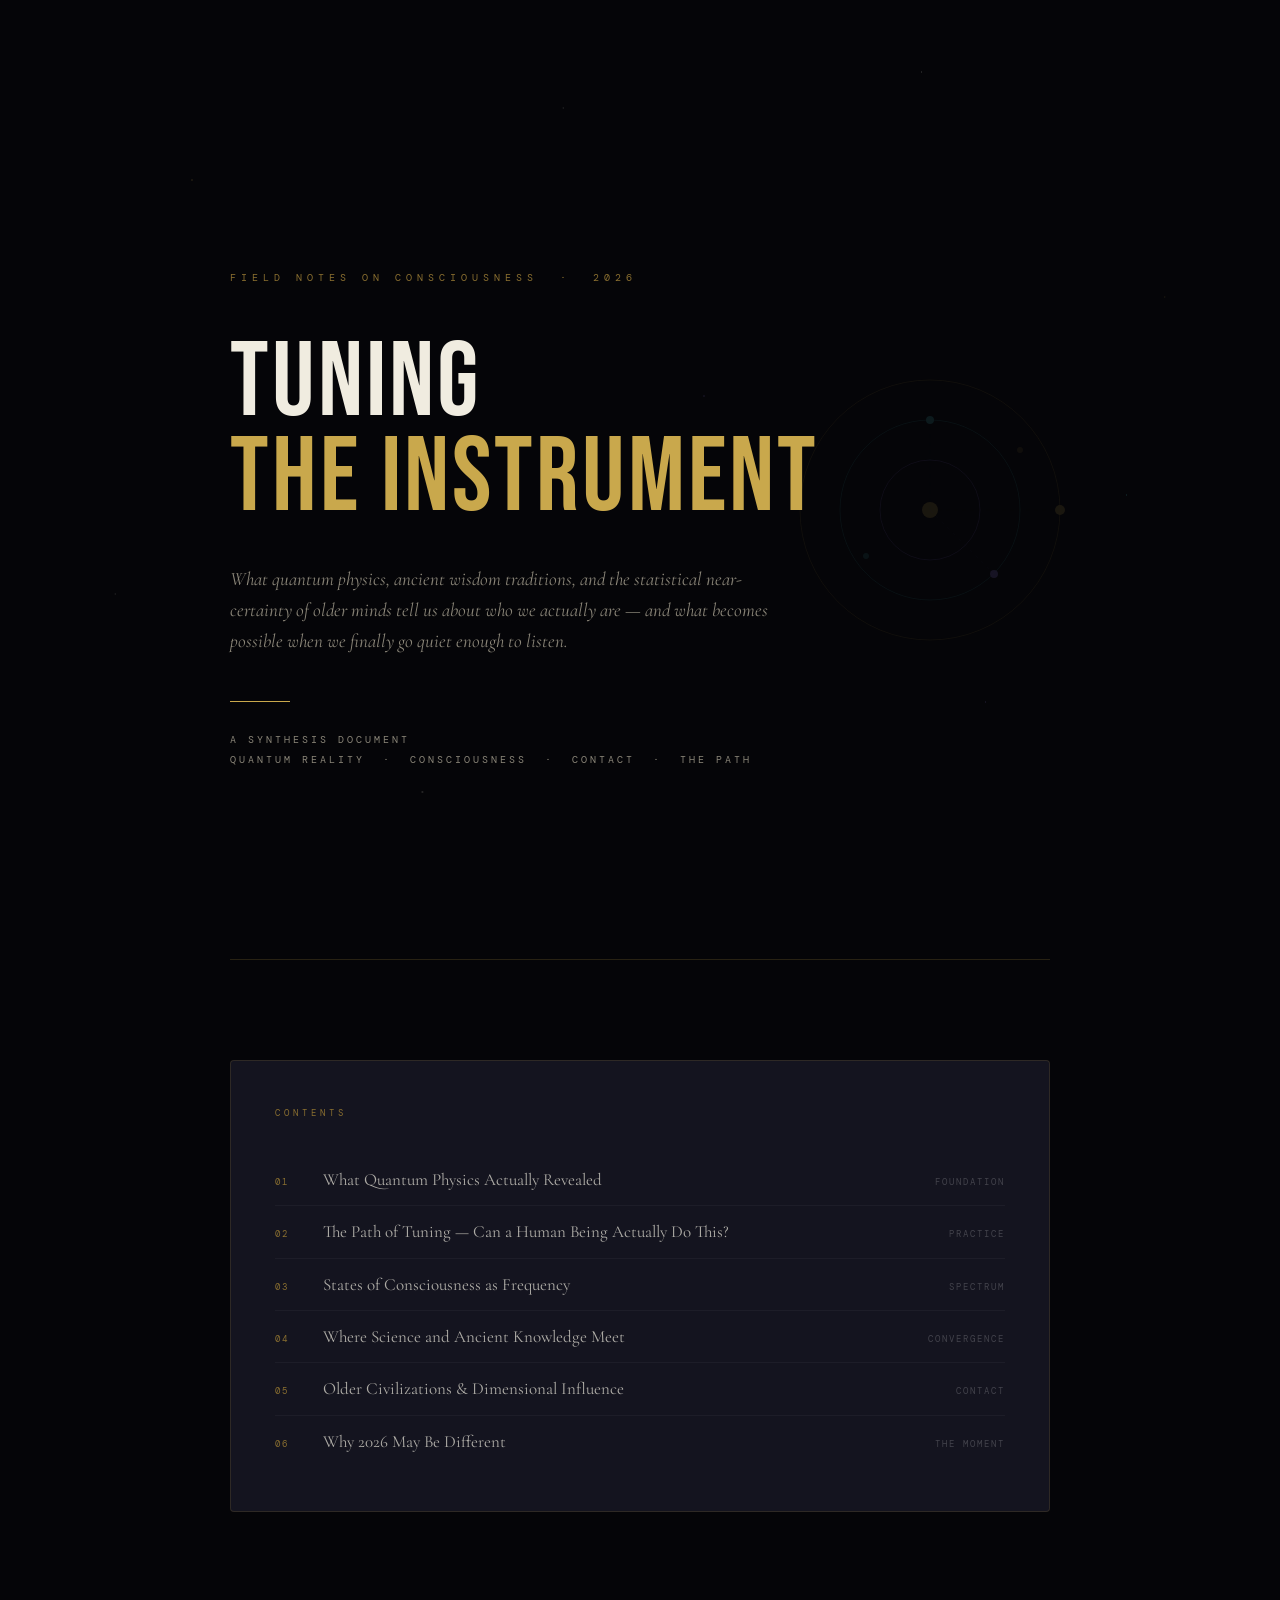
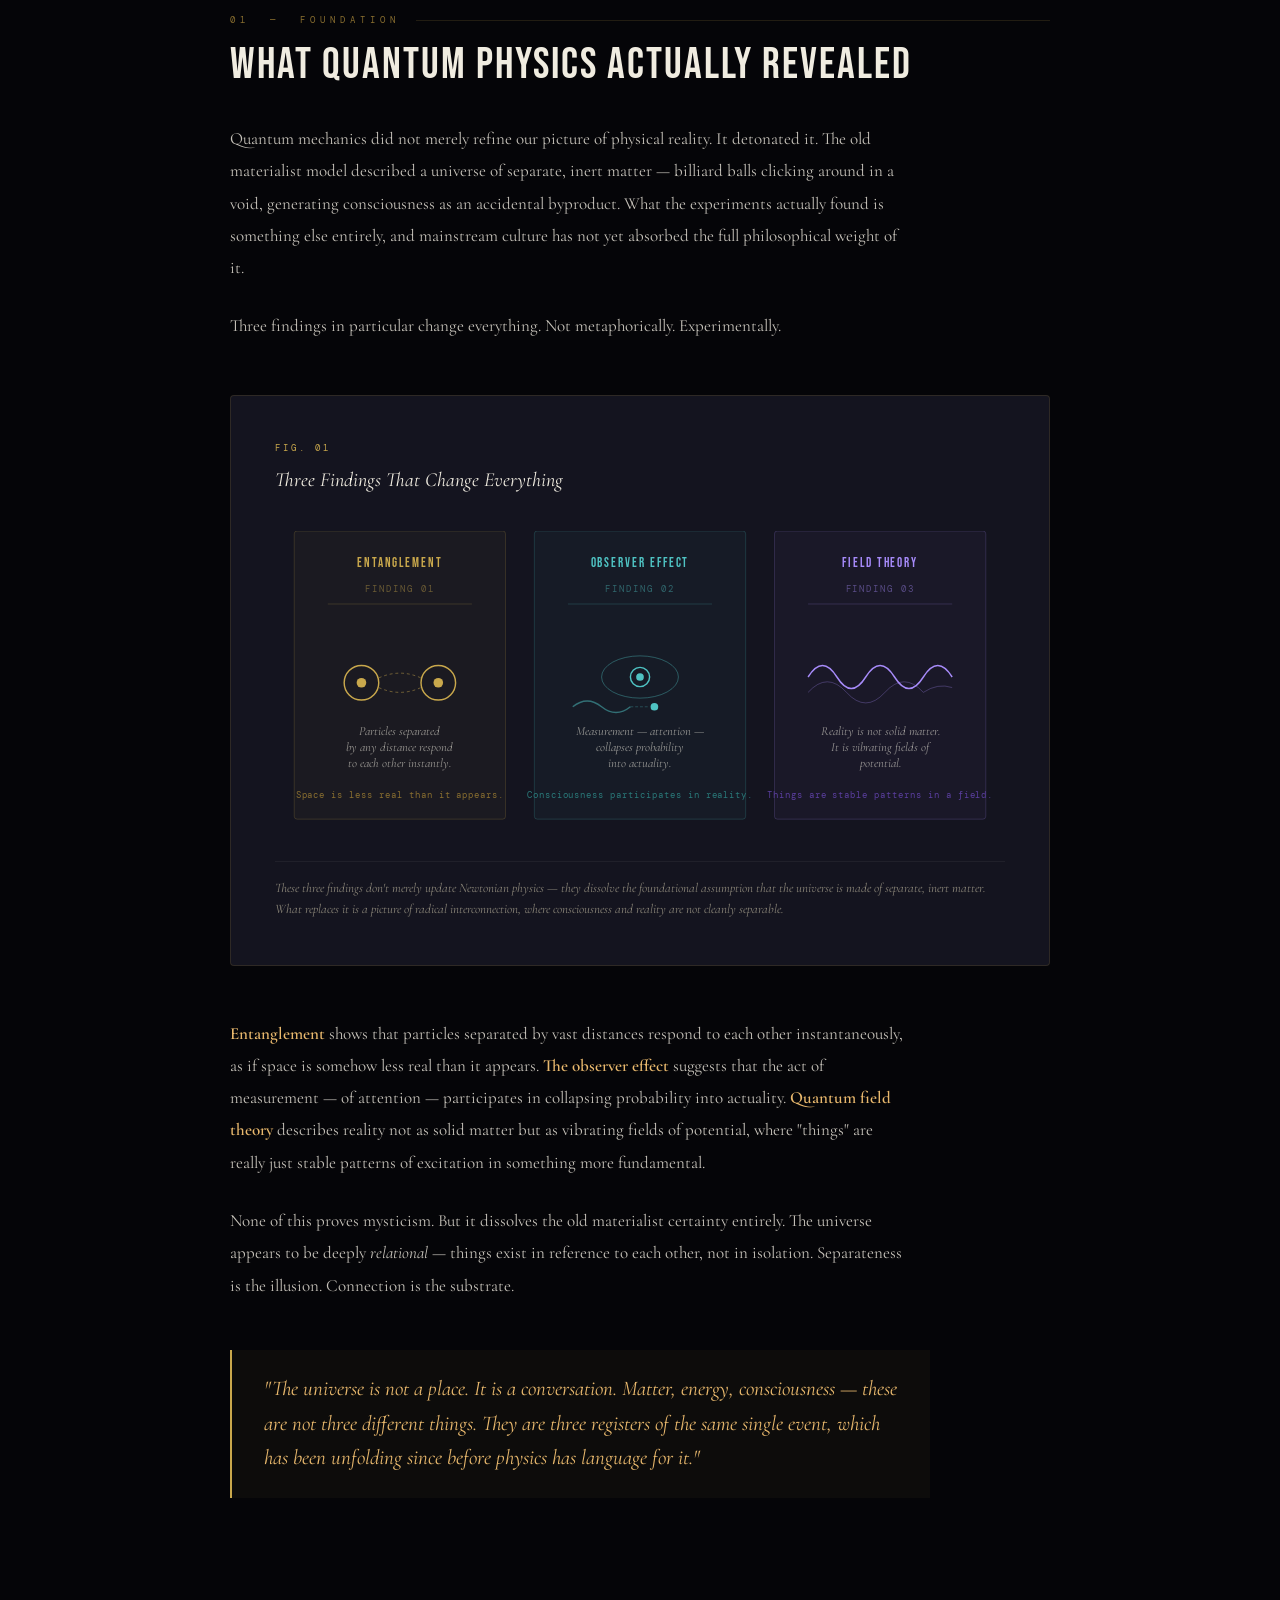
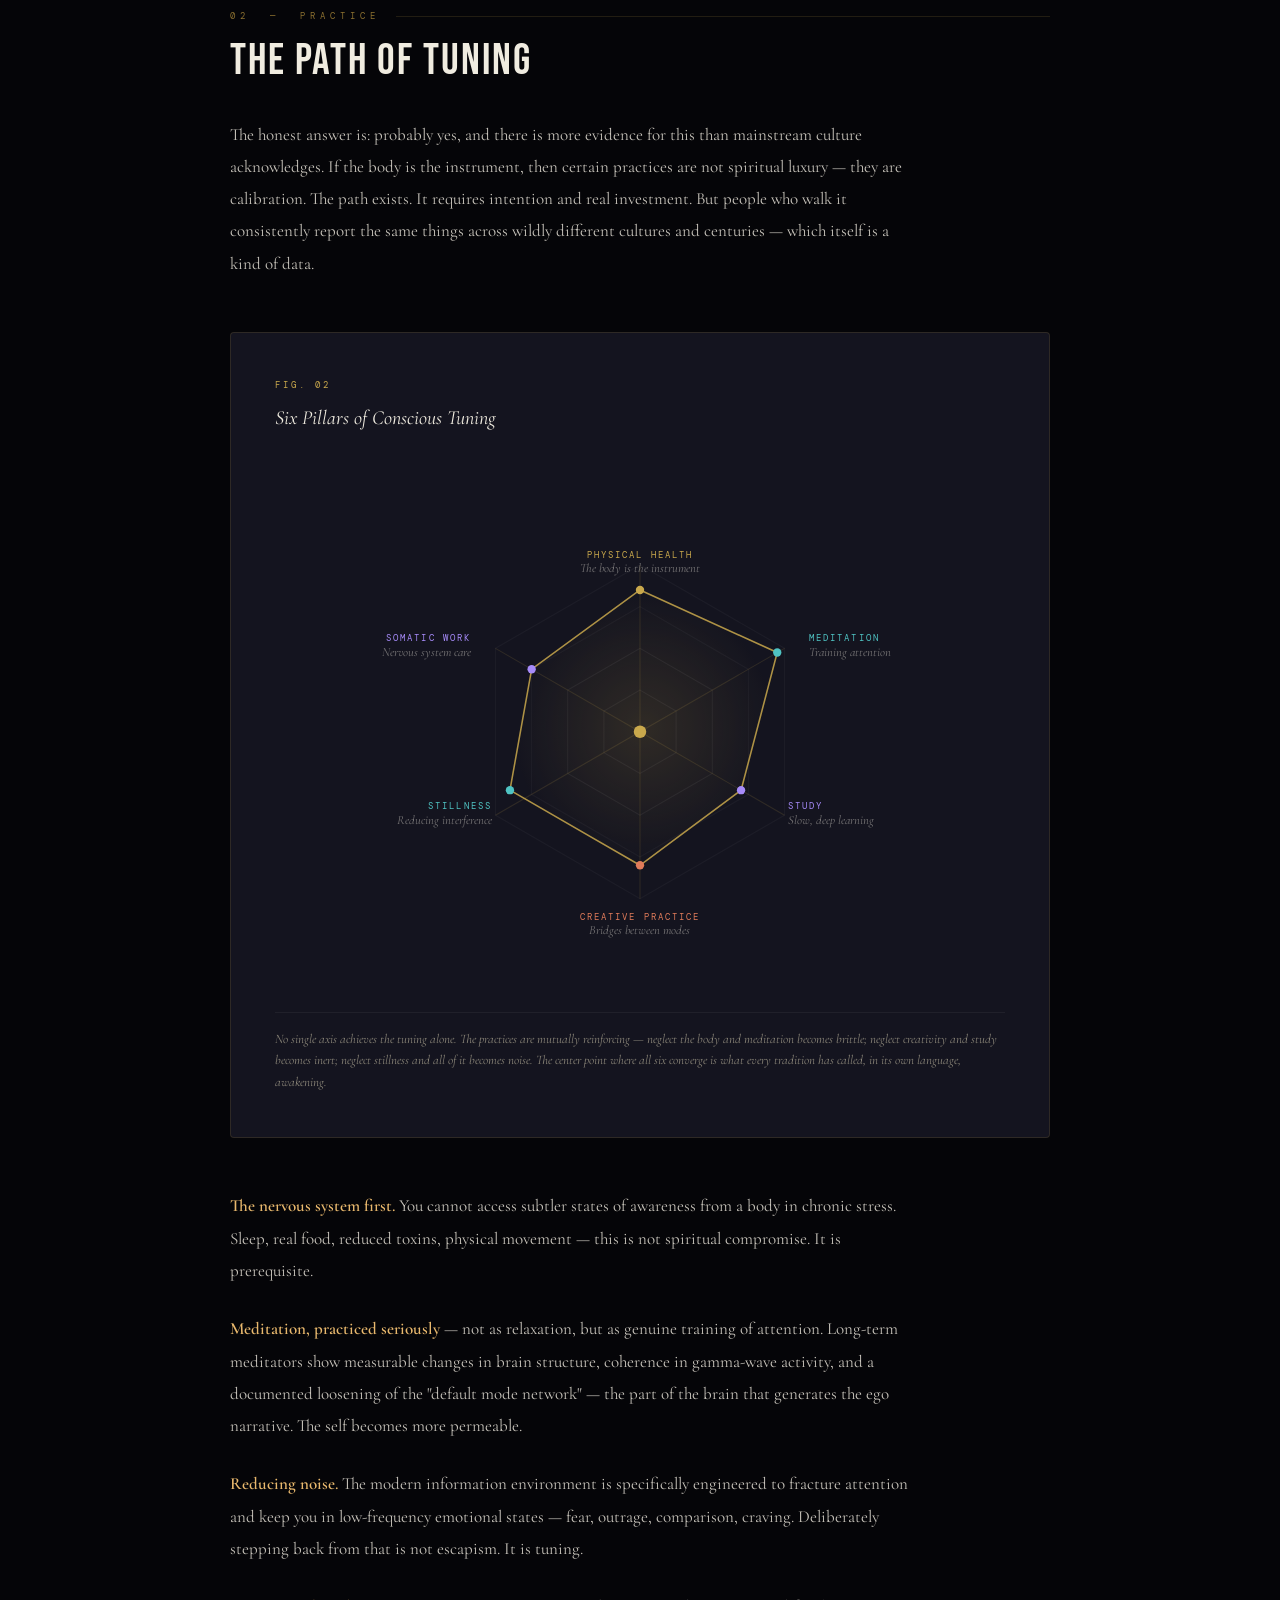
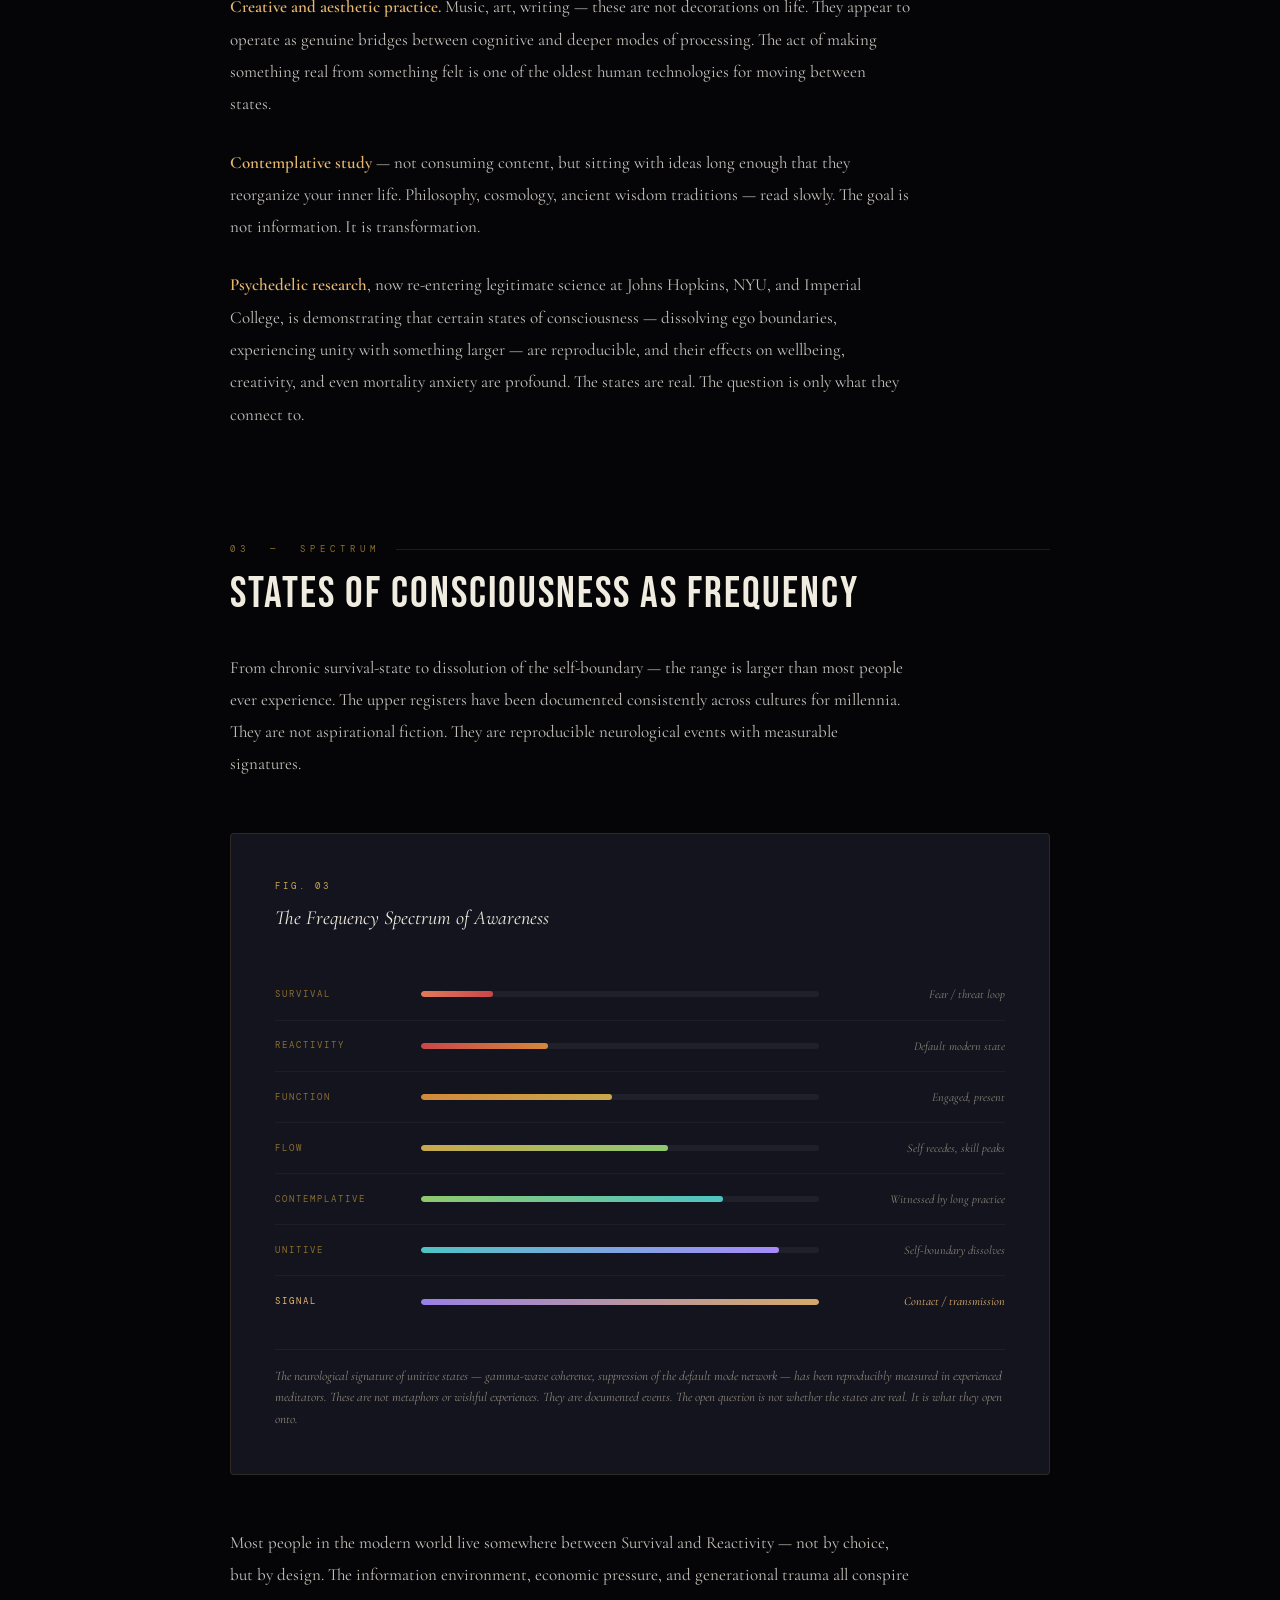
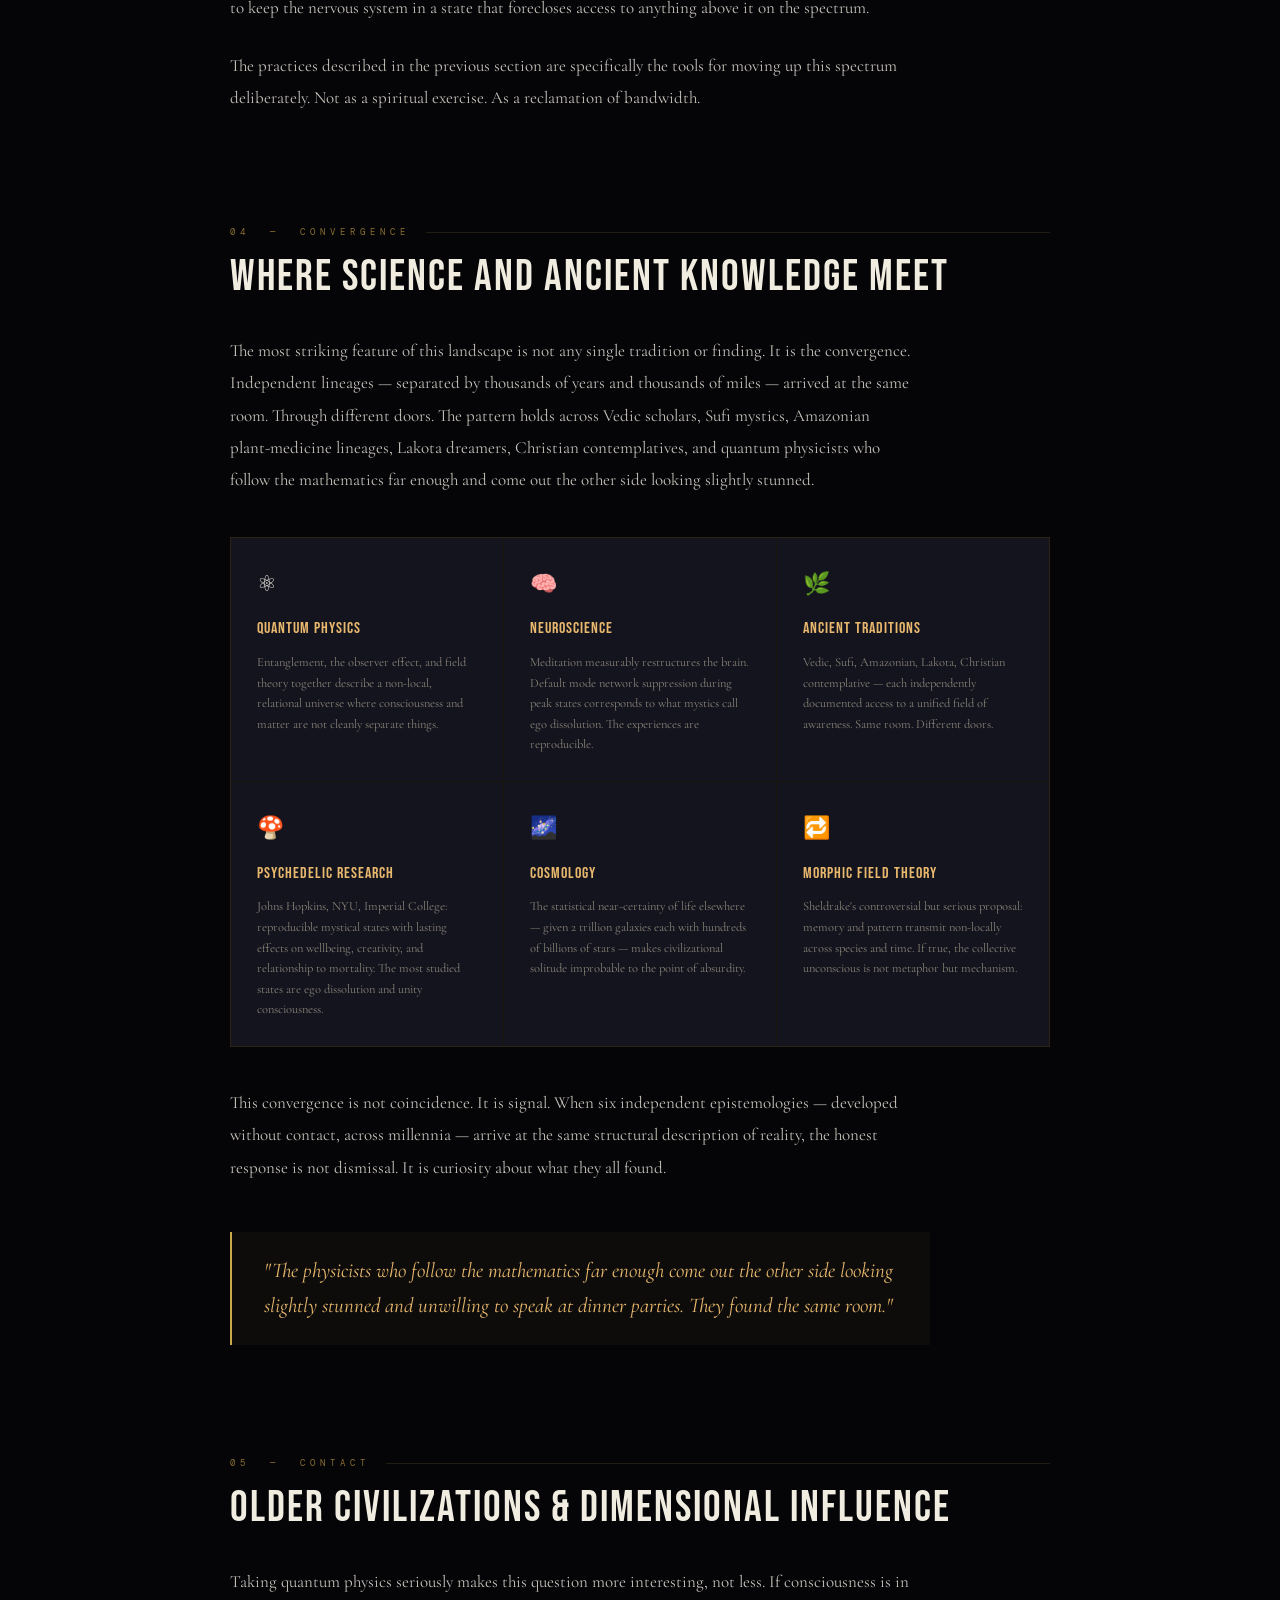
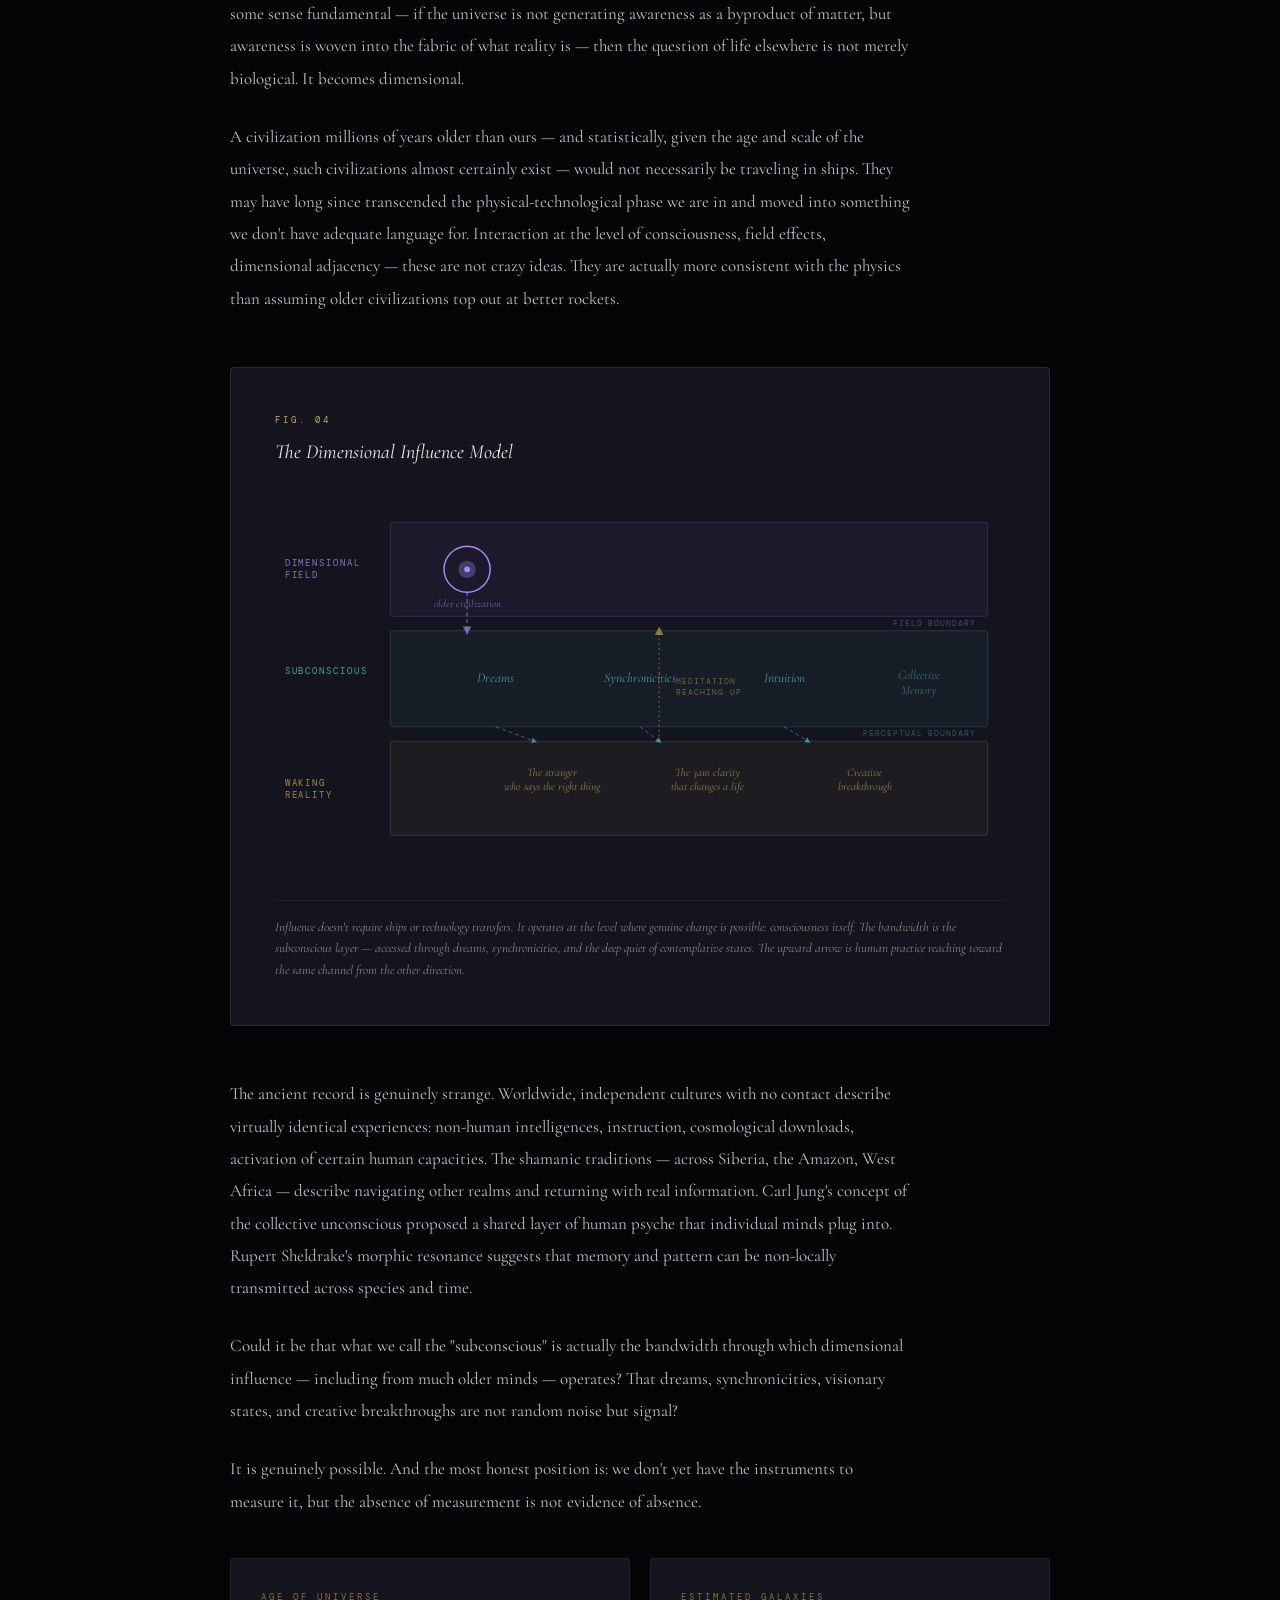
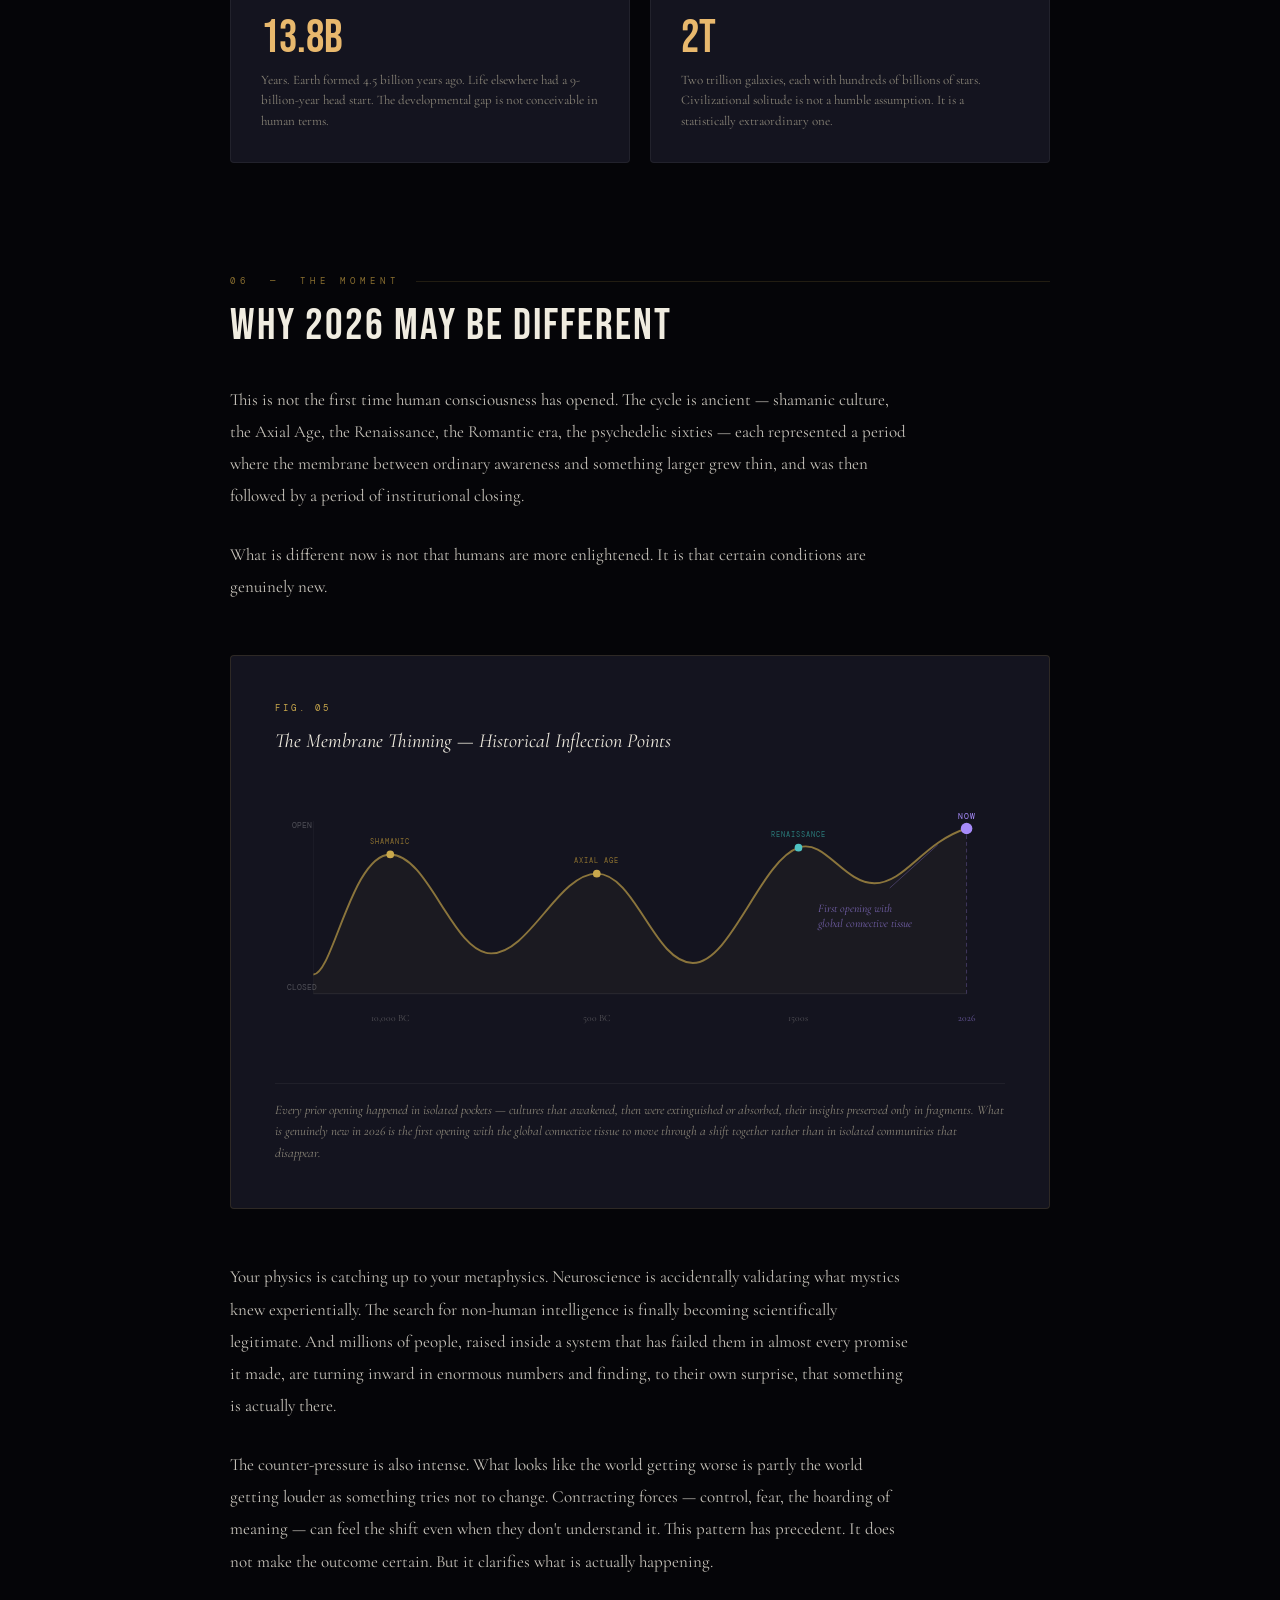
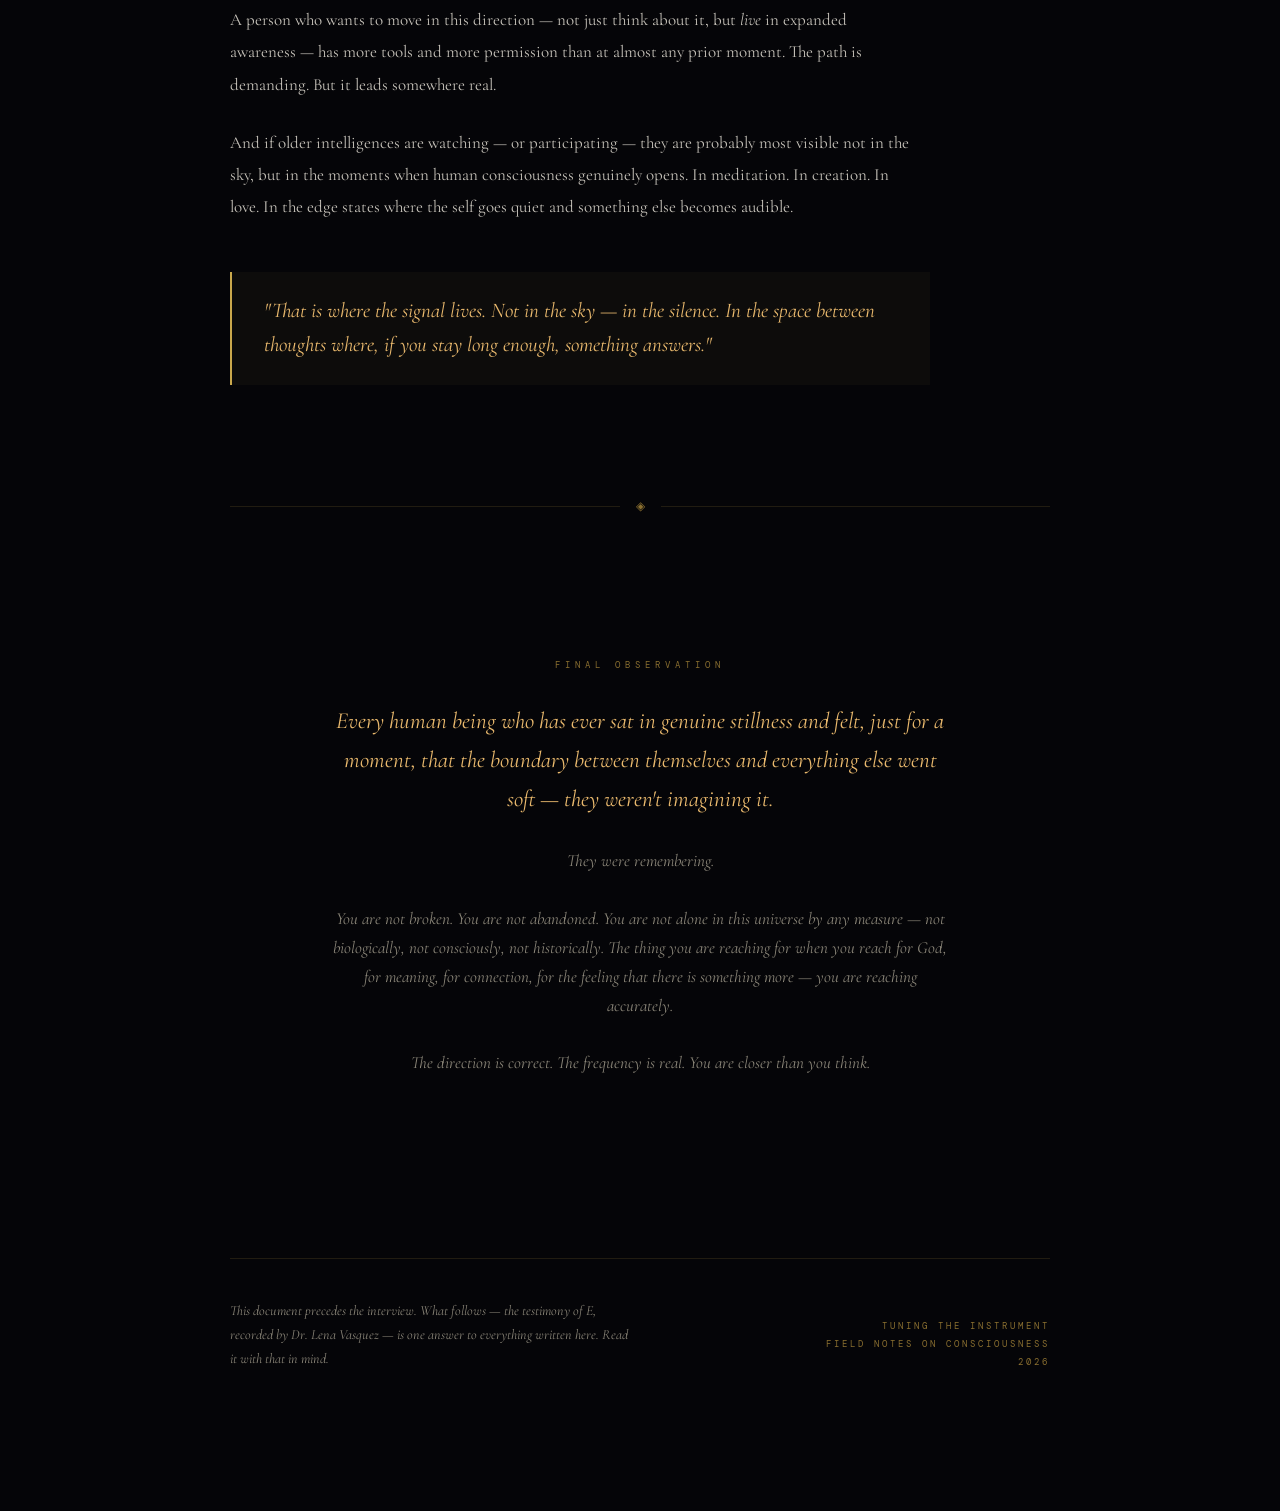
<file: data/archive/Skinny Bobs Observations of the History and observations of Humanity/tuning_the_instrument_complete.html>
<!DOCTYPE html>
<html lang="en">
<head>
<meta charset="UTF-8">
<meta name="viewport" content="width=device-width, initial-scale=1.0">
<title>TUNING THE INSTRUMENT — A Complete Field Guide</title>
<style>
  @import url('https://fonts.googleapis.com/css2?family=Cormorant+Garamond:ital,wght@0,300;0,400;0,600;1,300;1,400&family=Bebas+Neue&family=DM+Mono:wght@300;400&display=swap');

  :root {
    --void: #050508;
    --deep: #0a0a12;
    --surface: #0f0f1a;
    --panel: #14141f;
    --gold: #c9a84c;
    --gold-dim: #8a6f30;
    --amber: #e8b86d;
    --white: #f0ece0;
    --muted: #8a8578;
    --signal: #4fc3c3;
    --signal-dim: #2a7a7a;
    --pulse: #a78bfa;
    --pulse-dim: #5b3fa0;
    --warm: #e07b5a;
  }

  * { margin: 0; padding: 0; box-sizing: border-box; }

  body {
    background: var(--void);
    color: var(--white);
    font-family: 'Cormorant Garamond', Georgia, serif;
    font-size: 17px;
    line-height: 1.85;
    max-width: 900px;
    margin: 0 auto;
    padding: 60px 40px 140px;
  }

  body::before {
    content: '';
    position: fixed; inset: 0;
    background-image:
      radial-gradient(1px 1px at 15% 20%, rgba(201,168,76,0.35) 0%, transparent 100%),
      radial-gradient(1px 1px at 72% 8%,  rgba(240,236,224,0.25) 0%, transparent 100%),
      radial-gradient(1px 1px at 88% 55%, rgba(79,195,195,0.25) 0%, transparent 100%),
      radial-gradient(1.5px 1.5px at 33% 88%, rgba(240,236,224,0.2) 0%, transparent 100%),
      radial-gradient(1px 1px at 55% 44%, rgba(167,139,250,0.25) 0%, transparent 100%),
      radial-gradient(1px 1px at 9%  66%, rgba(240,236,224,0.18) 0%, transparent 100%),
      radial-gradient(1px 1px at 91% 33%, rgba(201,168,76,0.18) 0%, transparent 100%),
      radial-gradient(1px 1px at 44% 12%, rgba(240,236,224,0.2) 0%, transparent 100%),
      radial-gradient(1px 1px at 77% 78%, rgba(167,139,250,0.2) 0%, transparent 100%),
      radial-gradient(1px 1px at 22% 52%, rgba(79,195,195,0.15) 0%, transparent 100%);
    pointer-events: none;
    z-index: 0;
  }

  /* ─── COVER ─── */
  .cover {
    min-height: 100vh;
    display: flex;
    flex-direction: column;
    justify-content: center;
    padding: 80px 0 60px;
    border-bottom: 1px solid rgba(201,168,76,0.18);
    margin-bottom: 100px;
    position: relative;
  }

  .cover-eyebrow {
    font-family: 'DM Mono', monospace;
    font-size: 10px;
    letter-spacing: 5px;
    color: var(--gold-dim);
    text-transform: uppercase;
    margin-bottom: 48px;
  }

  .cover-title {
    font-family: 'Bebas Neue', sans-serif;
    font-size: clamp(58px, 11vw, 106px);
    line-height: 0.9;
    letter-spacing: 3px;
    color: var(--white);
  }

  .cover-title .accent { color: var(--gold); display: block; }

  .cover-subtitle {
    font-family: 'Cormorant Garamond', serif;
    font-style: italic;
    font-size: 19px;
    color: var(--muted);
    margin: 36px 0 44px;
    max-width: 560px;
    line-height: 1.65;
  }

  .cover-rule { width: 60px; height: 1px; background: var(--gold); margin-bottom: 28px; }

  .cover-meta {
    font-family: 'DM Mono', monospace;
    font-size: 10px;
    letter-spacing: 3px;
    color: var(--muted);
    text-transform: uppercase;
    line-height: 2;
  }

  .cover-orbit {
    position: absolute;
    right: -30px; top: 50%;
    transform: translateY(-50%);
    width: 300px; height: 300px;
    opacity: 0.12;
  }

  /* ─── TABLE OF CONTENTS ─── */
  .toc {
    margin-bottom: 100px;
    padding: 44px;
    background: var(--panel);
    border: 1px solid rgba(201,168,76,0.14);
    border-radius: 4px;
  }

  .toc-heading {
    font-family: 'DM Mono', monospace;
    font-size: 9px;
    letter-spacing: 4px;
    color: var(--gold-dim);
    text-transform: uppercase;
    margin-bottom: 32px;
  }

  .toc-item {
    display: grid;
    grid-template-columns: 32px 1fr auto;
    gap: 16px;
    align-items: baseline;
    padding: 10px 0;
    border-bottom: 1px solid rgba(255,255,255,0.04);
  }
  .toc-item:last-child { border-bottom: none; }

  .toc-num {
    font-family: 'DM Mono', monospace;
    font-size: 9px;
    color: var(--gold-dim);
    letter-spacing: 2px;
  }

  .toc-name {
    font-family: 'Cormorant Garamond', serif;
    font-size: 17px;
    color: rgba(240,236,224,0.7);
  }

  .toc-tag {
    font-family: 'DM Mono', monospace;
    font-size: 9px;
    color: rgba(255,255,255,0.2);
    letter-spacing: 2px;
    text-transform: uppercase;
  }

  /* ─── SECTION ─── */
  .section { margin-bottom: 110px; }

  .section-label {
    font-family: 'DM Mono', monospace;
    font-size: 9px;
    letter-spacing: 5px;
    color: var(--gold-dim);
    text-transform: uppercase;
    margin-bottom: 14px;
    display: flex;
    align-items: center;
    gap: 16px;
  }
  .section-label::after {
    content: '';
    flex: 1;
    height: 1px;
    background: rgba(201,168,76,0.15);
  }

  .section-title {
    font-family: 'Bebas Neue', sans-serif;
    font-size: 44px;
    letter-spacing: 2px;
    color: var(--white);
    margin-bottom: 36px;
    line-height: 1;
  }

  /* ─── PROSE ─── */
  .prose { max-width: 680px; }

  .prose p {
    font-size: 17px;
    color: rgba(240,236,224,0.82);
    line-height: 1.9;
    margin-bottom: 26px;
  }

  .prose p:last-child { margin-bottom: 0; }

  .prose strong {
    color: var(--amber);
    font-weight: 600;
  }

  /* ─── PULLQUOTE ─── */
  .pullquote {
    border-left: 2px solid var(--gold);
    padding: 22px 32px;
    margin: 48px 0;
    background: rgba(201,168,76,0.04);
    max-width: 700px;
  }
  .pullquote p {
    font-size: 21px;
    font-style: italic;
    color: var(--amber);
    line-height: 1.65;
  }

  /* ─── CHART CONTAINER ─── */
  .chart-wrap {
    background: var(--panel);
    border: 1px solid rgba(201,168,76,0.14);
    border-radius: 4px;
    padding: 44px;
    margin: 52px 0;
    position: relative;
  }

  .chart-eyebrow {
    font-family: 'DM Mono', monospace;
    font-size: 9px;
    letter-spacing: 3px;
    color: var(--gold);
    text-transform: uppercase;
    margin-bottom: 6px;
  }

  .chart-title-text {
    font-family: 'Cormorant Garamond', serif;
    font-size: 20px;
    color: var(--white);
    margin-bottom: 32px;
    font-style: italic;
  }

  .chart-caption {
    font-size: 13px;
    color: var(--muted);
    font-style: italic;
    margin-top: 22px;
    line-height: 1.65;
    border-top: 1px solid rgba(255,255,255,0.05);
    padding-top: 16px;
  }

  svg { display: block; width: 100%; }

  /* ─── SPECTRUM ROWS ─── */
  .spectrum-row {
    display: grid;
    grid-template-columns: 130px 1fr 170px;
    gap: 16px;
    align-items: center;
    padding: 14px 0;
    border-bottom: 1px solid rgba(255,255,255,0.04);
  }
  .spectrum-row:last-child { border-bottom: none; }

  .spec-label {
    font-family: 'DM Mono', monospace;
    font-size: 9px;
    letter-spacing: 2px;
    color: var(--gold-dim);
    text-transform: uppercase;
  }

  .spec-bar-bg {
    height: 6px;
    background: rgba(255,255,255,0.05);
    border-radius: 3px;
    overflow: hidden;
  }
  .spec-bar { height: 100%; border-radius: 3px; }

  .spec-desc {
    font-size: 12px;
    color: var(--muted);
    font-style: italic;
    text-align: right;
  }

  /* ─── NODE GRID ─── */
  .node-grid {
    display: grid;
    grid-template-columns: repeat(3, 1fr);
    gap: 1px;
    background: rgba(201,168,76,0.1);
    border: 1px solid rgba(201,168,76,0.1);
    margin: 40px 0;
  }

  .node {
    background: var(--panel);
    padding: 26px;
  }
  .node:hover { background: var(--surface); }

  .node-icon { font-size: 22px; margin-bottom: 10px; }

  .node-name {
    font-family: 'Bebas Neue', sans-serif;
    font-size: 16px;
    letter-spacing: 1px;
    color: var(--amber);
    margin-bottom: 8px;
  }

  .node-text {
    font-size: 12.5px;
    color: var(--muted);
    line-height: 1.65;
  }

  /* ─── DATA CARDS ─── */
  .two-col { display: grid; grid-template-columns: 1fr 1fr; gap: 20px; margin: 40px 0; }

  .data-card {
    background: var(--panel);
    border: 1px solid rgba(255,255,255,0.06);
    border-radius: 4px;
    padding: 30px;
  }

  .dc-label {
    font-family: 'DM Mono', monospace;
    font-size: 9px;
    letter-spacing: 3px;
    color: var(--gold-dim);
    text-transform: uppercase;
    margin-bottom: 10px;
  }

  .dc-value {
    font-family: 'Bebas Neue', sans-serif;
    font-size: 46px;
    color: var(--amber);
    line-height: 1;
    margin-bottom: 8px;
  }

  .dc-desc { font-size: 13px; color: var(--muted); line-height: 1.6; }

  /* ─── DIVIDER ─── */
  .divider {
    display: flex;
    align-items: center;
    gap: 16px;
    margin: 70px 0;
    color: var(--gold-dim);
    font-size: 12px;
  }
  .divider::before, .divider::after {
    content: '';
    flex: 1;
    height: 1px;
    background: rgba(201,168,76,0.14);
  }

  /* ─── CLOSING ─── */
  .closing {
    max-width: 620px;
    margin: 80px auto;
    text-align: center;
    padding: 60px 0;
  }

  .closing-eyebrow {
    font-family: 'DM Mono', monospace;
    font-size: 9px;
    letter-spacing: 5px;
    color: var(--gold-dim);
    text-transform: uppercase;
    margin-bottom: 28px;
  }

  .closing-quote {
    font-size: 23px;
    font-style: italic;
    color: var(--amber);
    line-height: 1.7;
    margin-bottom: 28px;
  }

  .closing-coda {
    font-size: 17px;
    color: var(--muted);
    font-style: italic;
    line-height: 1.7;
  }

  /* ─── FOOTER ─── */
  .footer {
    margin-top: 120px;
    padding-top: 40px;
    border-top: 1px solid rgba(201,168,76,0.14);
    display: flex;
    justify-content: space-between;
    align-items: flex-end;
  }

  .footer-left {
    font-size: 14px;
    font-style: italic;
    color: var(--muted);
    max-width: 400px;
    line-height: 1.7;
  }

  .footer-right {
    font-family: 'DM Mono', monospace;
    font-size: 9px;
    letter-spacing: 3px;
    color: var(--gold-dim);
    text-transform: uppercase;
    text-align: right;
    line-height: 2;
  }

  @media (max-width: 620px) {
    body { padding: 40px 20px 80px; }
    .two-col { grid-template-columns: 1fr; }
    .node-grid { grid-template-columns: 1fr 1fr; }
    .cover-orbit { display: none; }
    .spectrum-row { grid-template-columns: 90px 1fr; }
    .spec-desc { display: none; }
  }
</style>
</head>
<body>

<!-- ══════════════════════ COVER ══════════════════════ -->
<div class="cover">
  <svg class="cover-orbit" viewBox="0 0 300 300" xmlns="http://www.w3.org/2000/svg">
    <circle cx="150" cy="150" r="130" fill="none" stroke="rgba(201,168,76,1)" stroke-width="0.5"/>
    <circle cx="150" cy="150" r="90"  fill="none" stroke="rgba(79,195,195,1)" stroke-width="0.5"/>
    <circle cx="150" cy="150" r="50"  fill="none" stroke="rgba(167,139,250,1)" stroke-width="0.5"/>
    <circle cx="150" cy="150" r="8"   fill="rgba(201,168,76,0.9)"/>
    <circle cx="280" cy="150" r="5"   fill="rgba(201,168,76,0.9)"/>
    <circle cx="150" cy="60"  r="4"   fill="rgba(79,195,195,0.9)"/>
    <circle cx="214" cy="214" r="4"   fill="rgba(167,139,250,0.9)"/>
    <circle cx="86"  cy="196" r="3"   fill="rgba(79,195,195,0.6)"/>
    <circle cx="240" cy="90"  r="3"   fill="rgba(201,168,76,0.5)"/>
    <line x1="150" y1="150" x2="280" y2="150" stroke="rgba(201,168,76,0.25)" stroke-width="0.5" stroke-dasharray="4,4"/>
    <line x1="150" y1="150" x2="150" y2="60"  stroke="rgba(79,195,195,0.25)" stroke-width="0.5" stroke-dasharray="4,4"/>
    <line x1="150" y1="150" x2="214" y2="214" stroke="rgba(167,139,250,0.25)" stroke-width="0.5" stroke-dasharray="4,4"/>
  </svg>

  <div class="cover-eyebrow">Field Notes on Consciousness &nbsp;·&nbsp; 2026</div>

  <div class="cover-title">
    Tuning
    <span class="accent">The Instrument</span>
  </div>

  <p class="cover-subtitle">What quantum physics, ancient wisdom traditions, and the statistical near-certainty of older minds tell us about who we actually are — and what becomes possible when we finally go quiet enough to listen.</p>

  <div class="cover-rule"></div>

  <div class="cover-meta">
    A synthesis document<br>
    Quantum Reality &nbsp;·&nbsp; Consciousness &nbsp;·&nbsp; Contact &nbsp;·&nbsp; The Path
  </div>
</div>


<!-- ══════════════════════ TABLE OF CONTENTS ══════════════════════ -->
<div class="toc">
  <div class="toc-heading">Contents</div>

  <div class="toc-item">
    <span class="toc-num">01</span>
    <span class="toc-name">What Quantum Physics Actually Revealed</span>
    <span class="toc-tag">Foundation</span>
  </div>
  <div class="toc-item">
    <span class="toc-num">02</span>
    <span class="toc-name">The Path of Tuning — Can a Human Being Actually Do This?</span>
    <span class="toc-tag">Practice</span>
  </div>
  <div class="toc-item">
    <span class="toc-num">03</span>
    <span class="toc-name">States of Consciousness as Frequency</span>
    <span class="toc-tag">Spectrum</span>
  </div>
  <div class="toc-item">
    <span class="toc-num">04</span>
    <span class="toc-name">Where Science and Ancient Knowledge Meet</span>
    <span class="toc-tag">Convergence</span>
  </div>
  <div class="toc-item">
    <span class="toc-num">05</span>
    <span class="toc-name">Older Civilizations &amp; Dimensional Influence</span>
    <span class="toc-tag">Contact</span>
  </div>
  <div class="toc-item">
    <span class="toc-num">06</span>
    <span class="toc-name">Why 2026 May Be Different</span>
    <span class="toc-tag">The Moment</span>
  </div>
</div>


<!-- ══════════════════════ SECTION 01 ══════════════════════ -->
<div class="section">
  <div class="section-label">01 &nbsp;—&nbsp; Foundation</div>
  <div class="section-title">What Quantum Physics Actually Revealed</div>

  <div class="prose">
    <p>Quantum mechanics did not merely refine our picture of physical reality. It detonated it. The old materialist model described a universe of separate, inert matter — billiard balls clicking around in a void, generating consciousness as an accidental byproduct. What the experiments actually found is something else entirely, and mainstream culture has not yet absorbed the full philosophical weight of it.</p>

    <p>Three findings in particular change everything. Not metaphorically. Experimentally.</p>
  </div>

  <!-- CHART 1 -->
  <div class="chart-wrap">
    <div class="chart-eyebrow">Fig. 01</div>
    <div class="chart-title-text">Three Findings That Change Everything</div>
    <svg viewBox="0 0 760 320" xmlns="http://www.w3.org/2000/svg">
      <rect x="20"  y="0" width="220" height="300" rx="3" fill="rgba(201,168,76,0.04)"  stroke="rgba(201,168,76,0.2)"  stroke-width="1"/>
      <rect x="270" y="0" width="220" height="300" rx="3" fill="rgba(79,195,195,0.04)"  stroke="rgba(79,195,195,0.2)"  stroke-width="1"/>
      <rect x="520" y="0" width="220" height="300" rx="3" fill="rgba(167,139,250,0.04)" stroke="rgba(167,139,250,0.2)" stroke-width="1"/>

      <!-- Col 1: Entanglement -->
      <text x="130" y="38" text-anchor="middle" font-family="'Bebas Neue',sans-serif" font-size="14" fill="#c9a84c" letter-spacing="2">ENTANGLEMENT</text>
      <text x="130" y="64" text-anchor="middle" font-family="'DM Mono',monospace" font-size="9" fill="rgba(201,168,76,0.45)" letter-spacing="2">FINDING 01</text>
      <line x1="55"  y1="76" x2="205" y2="76" stroke="rgba(201,168,76,0.2)" stroke-width="1"/>
      <circle cx="90"  cy="158" r="18" fill="none" stroke="#c9a84c" stroke-width="1.5"/>
      <circle cx="170" cy="158" r="18" fill="none" stroke="#c9a84c" stroke-width="1.5"/>
      <circle cx="90"  cy="158" r="5"  fill="#c9a84c"/>
      <circle cx="170" cy="158" r="5"  fill="#c9a84c"/>
      <path d="M108 153 Q130 143 152 153 M108 163 Q130 173 152 163" stroke="rgba(201,168,76,0.5)" stroke-width="1" fill="none" stroke-dasharray="3,3"/>
      <text x="130" y="212" text-anchor="middle" font-family="'Cormorant Garamond',serif" font-size="13" fill="rgba(240,236,224,0.6)" font-style="italic">Particles separated</text>
      <text x="130" y="229" text-anchor="middle" font-family="'Cormorant Garamond',serif" font-size="13" fill="rgba(240,236,224,0.6)" font-style="italic">by any distance respond</text>
      <text x="130" y="246" text-anchor="middle" font-family="'Cormorant Garamond',serif" font-size="13" fill="rgba(240,236,224,0.6)" font-style="italic">to each other instantly.</text>
      <text x="130" y="278" text-anchor="middle" font-family="'DM Mono',monospace" font-size="9" fill="#8a6f30" letter-spacing="1">Space is less real than it appears.</text>

      <!-- Col 2: Observer Effect -->
      <text x="380" y="38" text-anchor="middle" font-family="'Bebas Neue',sans-serif" font-size="14" fill="#4fc3c3" letter-spacing="2">OBSERVER EFFECT</text>
      <text x="380" y="64" text-anchor="middle" font-family="'DM Mono',monospace" font-size="9" fill="rgba(79,195,195,0.45)" letter-spacing="2">FINDING 02</text>
      <line x1="305" y1="76" x2="455" y2="76" stroke="rgba(79,195,195,0.2)" stroke-width="1"/>
      <ellipse cx="380" cy="152" rx="40" ry="22" fill="none" stroke="rgba(79,195,195,0.4)" stroke-width="1"/>
      <circle  cx="380" cy="152" r="10" fill="none" stroke="#4fc3c3" stroke-width="1.5"/>
      <circle  cx="380" cy="152" r="4"  fill="#4fc3c3"/>
      <path d="M310 183 Q325 171 340 183 Q355 195 370 183" stroke="rgba(79,195,195,0.5)" stroke-width="1.5" fill="none"/>
      <line x1="370" y1="183" x2="390" y2="183" stroke="rgba(79,195,195,0.3)" stroke-width="1" stroke-dasharray="3,2"/>
      <circle cx="395" cy="183" r="4" fill="#4fc3c3"/>
      <text x="380" y="212" text-anchor="middle" font-family="'Cormorant Garamond',serif" font-size="13" fill="rgba(240,236,224,0.6)" font-style="italic">Measurement — attention —</text>
      <text x="380" y="229" text-anchor="middle" font-family="'Cormorant Garamond',serif" font-size="13" fill="rgba(240,236,224,0.6)" font-style="italic">collapses probability</text>
      <text x="380" y="246" text-anchor="middle" font-family="'Cormorant Garamond',serif" font-size="13" fill="rgba(240,236,224,0.6)" font-style="italic">into actuality.</text>
      <text x="380" y="278" text-anchor="middle" font-family="'DM Mono',monospace" font-size="9" fill="#2a7a7a" letter-spacing="1">Consciousness participates in reality.</text>

      <!-- Col 3: Field Theory -->
      <text x="630" y="38" text-anchor="middle" font-family="'Bebas Neue',sans-serif" font-size="14" fill="#a78bfa" letter-spacing="2">FIELD THEORY</text>
      <text x="630" y="64" text-anchor="middle" font-family="'DM Mono',monospace" font-size="9" fill="rgba(167,139,250,0.45)" letter-spacing="2">FINDING 03</text>
      <line x1="555" y1="76" x2="705" y2="76" stroke="rgba(167,139,250,0.2)" stroke-width="1"/>
      <path d="M555 152 Q570 128 585 152 Q600 176 615 152 Q630 128 645 152 Q660 176 675 152 Q690 128 705 152" stroke="#a78bfa" stroke-width="1.5" fill="none"/>
      <path d="M555 168 Q575 146 595 168 Q615 190 635 168 Q655 146 675 168 Q690 158 705 163" stroke="rgba(167,139,250,0.3)" stroke-width="1" fill="none"/>
      <text x="630" y="212" text-anchor="middle" font-family="'Cormorant Garamond',serif" font-size="13" fill="rgba(240,236,224,0.6)" font-style="italic">Reality is not solid matter.</text>
      <text x="630" y="229" text-anchor="middle" font-family="'Cormorant Garamond',serif" font-size="13" fill="rgba(240,236,224,0.6)" font-style="italic">It is vibrating fields of</text>
      <text x="630" y="246" text-anchor="middle" font-family="'Cormorant Garamond',serif" font-size="13" fill="rgba(240,236,224,0.6)" font-style="italic">potential.</text>
      <text x="630" y="278" text-anchor="middle" font-family="'DM Mono',monospace" font-size="9" fill="#5b3fa0" letter-spacing="1">Things are stable patterns in a field.</text>
    </svg>
    <div class="chart-caption">These three findings don't merely update Newtonian physics — they dissolve the foundational assumption that the universe is made of separate, inert matter. What replaces it is a picture of radical interconnection, where consciousness and reality are not cleanly separable.</div>
  </div>

  <div class="prose">
    <p><strong>Entanglement</strong> shows that particles separated by vast distances respond to each other instantaneously, as if space is somehow less real than it appears. <strong>The observer effect</strong> suggests that the act of measurement — of attention — participates in collapsing probability into actuality. <strong>Quantum field theory</strong> describes reality not as solid matter but as vibrating fields of potential, where "things" are really just stable patterns of excitation in something more fundamental.</p>

    <p>None of this proves mysticism. But it dissolves the old materialist certainty entirely. The universe appears to be deeply <em>relational</em> — things exist in reference to each other, not in isolation. Separateness is the illusion. Connection is the substrate.</p>
  </div>

  <div class="pullquote">
    <p>"The universe is not a place. It is a conversation. Matter, energy, consciousness — these are not three different things. They are three registers of the same single event, which has been unfolding since before physics has language for it."</p>
  </div>
</div>


<!-- ══════════════════════ SECTION 02 ══════════════════════ -->
<div class="section">
  <div class="section-label">02 &nbsp;—&nbsp; Practice</div>
  <div class="section-title">The Path of Tuning</div>

  <div class="prose">
    <p>The honest answer is: probably yes, and there is more evidence for this than mainstream culture acknowledges. If the body is the instrument, then certain practices are not spiritual luxury — they are calibration. The path exists. It requires intention and real investment. But people who walk it consistently report the same things across wildly different cultures and centuries — which itself is a kind of data.</p>
  </div>

  <!-- CHART 2 -->
  <div class="chart-wrap">
    <div class="chart-eyebrow">Fig. 02</div>
    <div class="chart-title-text">Six Pillars of Conscious Tuning</div>
    <svg viewBox="0 0 700 500" xmlns="http://www.w3.org/2000/svg">
      <defs>
        <radialGradient id="rg1" cx="50%" cy="50%" r="50%">
          <stop offset="0%"   stop-color="rgba(201,168,76,0.18)"/>
          <stop offset="100%" stop-color="rgba(201,168,76,0)"/>
        </radialGradient>
      </defs>
      <g transform="translate(350,252)">
        <!-- Grid rings -->
        <polygon points="0,-160 138.6,-80 138.6,80 0,160 -138.6,80 -138.6,-80"   fill="none" stroke="rgba(255,255,255,0.04)" stroke-width="1"/>
        <polygon points="0,-120 103.9,-60 103.9,60 0,120 -103.9,60 -103.9,-60"   fill="none" stroke="rgba(255,255,255,0.04)" stroke-width="1"/>
        <polygon points="0,-80 69.3,-40 69.3,40 0,80 -69.3,40 -69.3,-40"         fill="none" stroke="rgba(255,255,255,0.06)" stroke-width="1"/>
        <polygon points="0,-40 34.6,-20 34.6,20 0,40 -34.6,20 -34.6,-20"         fill="none" stroke="rgba(255,255,255,0.06)" stroke-width="1"/>
        <!-- Axes -->
        <line x1="0" y1="0" x2="0"      y2="-160" stroke="rgba(201,168,76,0.15)" stroke-width="1"/>
        <line x1="0" y1="0" x2="138.6"  y2="-80"  stroke="rgba(201,168,76,0.15)" stroke-width="1"/>
        <line x1="0" y1="0" x2="138.6"  y2="80"   stroke="rgba(201,168,76,0.15)" stroke-width="1"/>
        <line x1="0" y1="0" x2="0"      y2="160"  stroke="rgba(201,168,76,0.15)" stroke-width="1"/>
        <line x1="0" y1="0" x2="-138.6" y2="80"   stroke="rgba(201,168,76,0.15)" stroke-width="1"/>
        <line x1="0" y1="0" x2="-138.6" y2="-80"  stroke="rgba(201,168,76,0.15)" stroke-width="1"/>
        <!-- Data polygon -->
        <polygon points="0,-136 131.6,-76 96.9,56 0,128 -124.7,56 -103.9,-60"
          fill="url(#rg1)" stroke="#c9a84c" stroke-width="1.5" opacity="0.85"/>
        <!-- Dots -->
        <circle cx="0"      cy="-136" r="4" fill="#c9a84c"/>
        <circle cx="131.6"  cy="-76"  r="4" fill="#4fc3c3"/>
        <circle cx="96.9"   cy="56"   r="4" fill="#a78bfa"/>
        <circle cx="0"      cy="128"  r="4" fill="#e07b5a"/>
        <circle cx="-124.7" cy="56"   r="4" fill="#4fc3c3"/>
        <circle cx="-103.9" cy="-60"  r="4" fill="#a78bfa"/>
      </g>
      <!-- Labels -->
      <text x="350" y="85"  text-anchor="middle" font-family="'DM Mono',monospace" font-size="9"  fill="#c9a84c" letter-spacing="2">PHYSICAL HEALTH</text>
      <text x="350" y="99"  text-anchor="middle" font-family="'Cormorant Garamond',serif" font-size="12" fill="rgba(240,236,224,0.45)" font-style="italic">The body is the instrument</text>
      <text x="512" y="165" text-anchor="start"  font-family="'DM Mono',monospace" font-size="9"  fill="#4fc3c3" letter-spacing="2">MEDITATION</text>
      <text x="512" y="179" text-anchor="start"  font-family="'Cormorant Garamond',serif" font-size="12" fill="rgba(240,236,224,0.45)" font-style="italic">Training attention</text>
      <text x="492" y="326" text-anchor="start"  font-family="'DM Mono',monospace" font-size="9"  fill="#a78bfa" letter-spacing="2">STUDY</text>
      <text x="492" y="340" text-anchor="start"  font-family="'Cormorant Garamond',serif" font-size="12" fill="rgba(240,236,224,0.45)" font-style="italic">Slow, deep learning</text>
      <text x="350" y="432" text-anchor="middle" font-family="'DM Mono',monospace" font-size="9"  fill="#e07b5a" letter-spacing="2">CREATIVE PRACTICE</text>
      <text x="350" y="446" text-anchor="middle" font-family="'Cormorant Garamond',serif" font-size="12" fill="rgba(240,236,224,0.45)" font-style="italic">Bridges between modes</text>
      <text x="208" y="326" text-anchor="end"    font-family="'DM Mono',monospace" font-size="9"  fill="#4fc3c3" letter-spacing="2">STILLNESS</text>
      <text x="208" y="340" text-anchor="end"    font-family="'Cormorant Garamond',serif" font-size="12" fill="rgba(240,236,224,0.45)" font-style="italic">Reducing interference</text>
      <text x="188" y="165" text-anchor="end"    font-family="'DM Mono',monospace" font-size="9"  fill="#a78bfa" letter-spacing="2">SOMATIC WORK</text>
      <text x="188" y="179" text-anchor="end"    font-family="'Cormorant Garamond',serif" font-size="12" fill="rgba(240,236,224,0.45)" font-style="italic">Nervous system care</text>
      <circle cx="350" cy="252" r="6" fill="#c9a84c"/>
    </svg>
    <div class="chart-caption">No single axis achieves the tuning alone. The practices are mutually reinforcing — neglect the body and meditation becomes brittle; neglect creativity and study becomes inert; neglect stillness and all of it becomes noise. The center point where all six converge is what every tradition has called, in its own language, awakening.</div>
  </div>

  <div class="prose">
    <p><strong>The nervous system first.</strong> You cannot access subtler states of awareness from a body in chronic stress. Sleep, real food, reduced toxins, physical movement — this is not spiritual compromise. It is prerequisite.</p>

    <p><strong>Meditation, practiced seriously</strong> — not as relaxation, but as genuine training of attention. Long-term meditators show measurable changes in brain structure, coherence in gamma-wave activity, and a documented loosening of the "default mode network" — the part of the brain that generates the ego narrative. The self becomes more permeable.</p>

    <p><strong>Reducing noise.</strong> The modern information environment is specifically engineered to fracture attention and keep you in low-frequency emotional states — fear, outrage, comparison, craving. Deliberately stepping back from that is not escapism. It is tuning.</p>

    <p><strong>Creative and aesthetic practice.</strong> Music, art, writing — these are not decorations on life. They appear to operate as genuine bridges between cognitive and deeper modes of processing. The act of making something real from something felt is one of the oldest human technologies for moving between states.</p>

    <p><strong>Contemplative study</strong> — not consuming content, but sitting with ideas long enough that they reorganize your inner life. Philosophy, cosmology, ancient wisdom traditions — read slowly. The goal is not information. It is transformation.</p>

    <p><strong>Psychedelic research</strong>, now re-entering legitimate science at Johns Hopkins, NYU, and Imperial College, is demonstrating that certain states of consciousness — dissolving ego boundaries, experiencing unity with something larger — are reproducible, and their effects on wellbeing, creativity, and even mortality anxiety are profound. The states are real. The question is only what they connect to.</p>
  </div>
</div>


<!-- ══════════════════════ SECTION 03 ══════════════════════ -->
<div class="section">
  <div class="section-label">03 &nbsp;—&nbsp; Spectrum</div>
  <div class="section-title">States of Consciousness as Frequency</div>

  <div class="prose">
    <p>From chronic survival-state to dissolution of the self-boundary — the range is larger than most people ever experience. The upper registers have been documented consistently across cultures for millennia. They are not aspirational fiction. They are reproducible neurological events with measurable signatures.</p>
  </div>

  <!-- CHART 3 -->
  <div class="chart-wrap">
    <div class="chart-eyebrow">Fig. 03</div>
    <div class="chart-title-text">The Frequency Spectrum of Awareness</div>
    <div style="margin-top: 24px;">
      <div class="spectrum-row">
        <div class="spec-label">Survival</div>
        <div class="spec-bar-bg"><div class="spec-bar" style="width:18%; background:linear-gradient(90deg,#e07b5a,#c9464a);"></div></div>
        <div class="spec-desc">Fear / threat loop</div>
      </div>
      <div class="spectrum-row">
        <div class="spec-label">Reactivity</div>
        <div class="spec-bar-bg"><div class="spec-bar" style="width:32%; background:linear-gradient(90deg,#c9464a,#d4883a);"></div></div>
        <div class="spec-desc">Default modern state</div>
      </div>
      <div class="spectrum-row">
        <div class="spec-label">Function</div>
        <div class="spec-bar-bg"><div class="spec-bar" style="width:48%; background:linear-gradient(90deg,#d4883a,#c9a84c);"></div></div>
        <div class="spec-desc">Engaged, present</div>
      </div>
      <div class="spectrum-row">
        <div class="spec-label">Flow</div>
        <div class="spec-bar-bg"><div class="spec-bar" style="width:62%; background:linear-gradient(90deg,#c9a84c,#8fc96e);"></div></div>
        <div class="spec-desc">Self recedes, skill peaks</div>
      </div>
      <div class="spectrum-row">
        <div class="spec-label">Contemplative</div>
        <div class="spec-bar-bg"><div class="spec-bar" style="width:76%; background:linear-gradient(90deg,#8fc96e,#4fc3c3);"></div></div>
        <div class="spec-desc">Witnessed by long practice</div>
      </div>
      <div class="spectrum-row">
        <div class="spec-label">Unitive</div>
        <div class="spec-bar-bg"><div class="spec-bar" style="width:90%; background:linear-gradient(90deg,#4fc3c3,#a78bfa);"></div></div>
        <div class="spec-desc">Self-boundary dissolves</div>
      </div>
      <div class="spectrum-row">
        <div class="spec-label" style="color:var(--amber);">Signal</div>
        <div class="spec-bar-bg" style="background:rgba(167,139,250,0.1);">
          <div class="spec-bar" style="width:100%; background:linear-gradient(90deg,#a78bfa,#e8b86d); opacity:0.9;"></div>
        </div>
        <div class="spec-desc" style="color:var(--amber);">Contact / transmission</div>
      </div>
    </div>
    <div class="chart-caption">The neurological signature of unitive states — gamma-wave coherence, suppression of the default mode network — has been reproducibly measured in experienced meditators. These are not metaphors or wishful experiences. They are documented events. The open question is not whether the states are real. It is what they open onto.</div>
  </div>

  <div class="prose">
    <p>Most people in the modern world live somewhere between Survival and Reactivity — not by choice, but by design. The information environment, economic pressure, and generational trauma all conspire to keep the nervous system in a state that forecloses access to anything above it on the spectrum.</p>

    <p>The practices described in the previous section are specifically the tools for moving up this spectrum deliberately. Not as a spiritual exercise. As a reclamation of bandwidth.</p>
  </div>
</div>


<!-- ══════════════════════ SECTION 04 ══════════════════════ -->
<div class="section">
  <div class="section-label">04 &nbsp;—&nbsp; Convergence</div>
  <div class="section-title">Where Science and Ancient Knowledge Meet</div>

  <div class="prose">
    <p>The most striking feature of this landscape is not any single tradition or finding. It is the convergence. Independent lineages — separated by thousands of years and thousands of miles — arrived at the same room. Through different doors. The pattern holds across Vedic scholars, Sufi mystics, Amazonian plant-medicine lineages, Lakota dreamers, Christian contemplatives, and quantum physicists who follow the mathematics far enough and come out the other side looking slightly stunned.</p>
  </div>

  <!-- NODE GRID -->
  <div class="node-grid">
    <div class="node">
      <div class="node-icon">⚛</div>
      <div class="node-name">Quantum Physics</div>
      <div class="node-text">Entanglement, the observer effect, and field theory together describe a non-local, relational universe where consciousness and matter are not cleanly separate things.</div>
    </div>
    <div class="node">
      <div class="node-icon">🧠</div>
      <div class="node-name">Neuroscience</div>
      <div class="node-text">Meditation measurably restructures the brain. Default mode network suppression during peak states corresponds to what mystics call ego dissolution. The experiences are reproducible.</div>
    </div>
    <div class="node">
      <div class="node-icon">🌿</div>
      <div class="node-name">Ancient Traditions</div>
      <div class="node-text">Vedic, Sufi, Amazonian, Lakota, Christian contemplative — each independently documented access to a unified field of awareness. Same room. Different doors.</div>
    </div>
    <div class="node">
      <div class="node-icon">🍄</div>
      <div class="node-name">Psychedelic Research</div>
      <div class="node-text">Johns Hopkins, NYU, Imperial College: reproducible mystical states with lasting effects on wellbeing, creativity, and relationship to mortality. The most studied states are ego dissolution and unity consciousness.</div>
    </div>
    <div class="node">
      <div class="node-icon">🌌</div>
      <div class="node-name">Cosmology</div>
      <div class="node-text">The statistical near-certainty of life elsewhere — given 2 trillion galaxies each with hundreds of billions of stars — makes civilizational solitude improbable to the point of absurdity.</div>
    </div>
    <div class="node">
      <div class="node-icon">🔁</div>
      <div class="node-name">Morphic Field Theory</div>
      <div class="node-text">Sheldrake's controversial but serious proposal: memory and pattern transmit non-locally across species and time. If true, the collective unconscious is not metaphor but mechanism.</div>
    </div>
  </div>

  <div class="prose">
    <p>This convergence is not coincidence. It is signal. When six independent epistemologies — developed without contact, across millennia — arrive at the same structural description of reality, the honest response is not dismissal. It is curiosity about what they all found.</p>
  </div>

  <div class="pullquote">
    <p>"The physicists who follow the mathematics far enough come out the other side looking slightly stunned and unwilling to speak at dinner parties. They found the same room."</p>
  </div>
</div>


<!-- ══════════════════════ SECTION 05 ══════════════════════ -->
<div class="section">
  <div class="section-label">05 &nbsp;—&nbsp; Contact</div>
  <div class="section-title">Older Civilizations &amp; Dimensional Influence</div>

  <div class="prose">
    <p>Taking quantum physics seriously makes this question more interesting, not less. If consciousness is in some sense fundamental — if the universe is not generating awareness as a byproduct of matter, but awareness is woven into the fabric of what reality is — then the question of life elsewhere is not merely biological. It becomes dimensional.</p>

    <p>A civilization millions of years older than ours — and statistically, given the age and scale of the universe, such civilizations almost certainly exist — would not necessarily be traveling in ships. They may have long since transcended the physical-technological phase we are in and moved into something we don't have adequate language for. Interaction at the level of consciousness, field effects, dimensional adjacency — these are not crazy ideas. They are actually more consistent with the physics than assuming older civilizations top out at better rockets.</p>
  </div>

  <!-- CHART 4 -->
  <div class="chart-wrap">
    <div class="chart-eyebrow">Fig. 04</div>
    <div class="chart-title-text">The Dimensional Influence Model</div>
    <svg viewBox="0 0 760 390" xmlns="http://www.w3.org/2000/svg">
      <defs>
        <marker id="arrowP" markerWidth="6" markerHeight="6" refX="3" refY="3" orient="auto">
          <path d="M0,0 L0,6 L6,3 z" fill="rgba(167,139,250,0.65)"/>
        </marker>
        <marker id="arrowT" markerWidth="6" markerHeight="6" refX="3" refY="3" orient="auto">
          <path d="M0,0 L0,6 L6,3 z" fill="rgba(79,195,195,0.65)"/>
        </marker>
        <marker id="arrowG" markerWidth="6" markerHeight="6" refX="3" refY="3" orient="auto">
          <path d="M0,0 L0,6 L6,3 z" fill="rgba(201,168,76,0.65)"/>
        </marker>
      </defs>

      <!-- Layer labels -->
      <text x="10" y="66"  font-family="'DM Mono',monospace" font-size="9" fill="rgba(167,139,250,0.8)" letter-spacing="2">DIMENSIONAL</text>
      <text x="10" y="78"  font-family="'DM Mono',monospace" font-size="9" fill="rgba(167,139,250,0.8)" letter-spacing="2">FIELD</text>
      <text x="10" y="178" font-family="'DM Mono',monospace" font-size="9" fill="rgba(79,195,195,0.8)"  letter-spacing="2">SUBCONSCIOUS</text>
      <text x="10" y="295" font-family="'DM Mono',monospace" font-size="9" fill="rgba(201,168,76,0.8)"  letter-spacing="2">WAKING</text>
      <text x="10" y="307" font-family="'DM Mono',monospace" font-size="9" fill="rgba(201,168,76,0.8)"  letter-spacing="2">REALITY</text>

      <!-- Bands -->
      <rect x="120" y="20"  width="622" height="98"  rx="3" fill="rgba(167,139,250,0.05)" stroke="rgba(167,139,250,0.2)" stroke-width="1"/>
      <rect x="120" y="133" width="622" height="100" rx="3" fill="rgba(79,195,195,0.05)"  stroke="rgba(79,195,195,0.2)"  stroke-width="1"/>
      <rect x="120" y="248" width="622" height="98"  rx="3" fill="rgba(201,168,76,0.05)"  stroke="rgba(201,168,76,0.2)"  stroke-width="1"/>

      <!-- Older civ node -->
      <circle cx="200" cy="69" r="24" fill="none" stroke="#a78bfa" stroke-width="1.5"/>
      <circle cx="200" cy="69" r="9"  fill="rgba(167,139,250,0.3)"/>
      <circle cx="200" cy="69" r="3"  fill="#a78bfa"/>
      <text x="200" y="108" text-anchor="middle" font-family="'Cormorant Garamond',serif" font-size="11" fill="rgba(167,139,250,0.65)" font-style="italic">older civilization</text>

      <!-- Down arrow: field → subconscious -->
      <line x1="200" y1="93" x2="200" y2="133" stroke="rgba(167,139,250,0.5)" stroke-width="1.5" stroke-dasharray="4,3" marker-end="url(#arrowP)"/>

      <!-- Subconscious nodes -->
      <text x="230" y="186" text-anchor="middle" font-family="'Cormorant Garamond',serif" font-size="14" fill="rgba(79,195,195,0.75)" font-style="italic">Dreams</text>
      <text x="380" y="186" text-anchor="middle" font-family="'Cormorant Garamond',serif" font-size="14" fill="rgba(79,195,195,0.75)" font-style="italic">Synchronicities</text>
      <text x="530" y="186" text-anchor="middle" font-family="'Cormorant Garamond',serif" font-size="14" fill="rgba(79,195,195,0.75)" font-style="italic">Intuition</text>
      <text x="670" y="183" text-anchor="middle" font-family="'Cormorant Garamond',serif" font-size="13" fill="rgba(79,195,195,0.5)"  font-style="italic">Collective</text>
      <text x="670" y="199" text-anchor="middle" font-family="'Cormorant Garamond',serif" font-size="13" fill="rgba(79,195,195,0.5)"  font-style="italic">Memory</text>

      <!-- Subconscious → Waking arrows -->
      <line x1="230" y1="233" x2="270" y2="248" stroke="rgba(79,195,195,0.5)" stroke-width="1" stroke-dasharray="4,3" marker-end="url(#arrowT)"/>
      <line x1="380" y1="233" x2="400" y2="248" stroke="rgba(79,195,195,0.5)" stroke-width="1" stroke-dasharray="4,3" marker-end="url(#arrowT)"/>
      <line x1="530" y1="233" x2="555" y2="248" stroke="rgba(79,195,195,0.5)" stroke-width="1" stroke-dasharray="4,3" marker-end="url(#arrowT)"/>

      <!-- Waking nodes -->
      <text x="288" y="284" text-anchor="middle" font-family="'Cormorant Garamond',serif" font-size="12" fill="rgba(201,168,76,0.7)" font-style="italic">The stranger</text>
      <text x="288" y="299" text-anchor="middle" font-family="'Cormorant Garamond',serif" font-size="12" fill="rgba(201,168,76,0.7)" font-style="italic">who says the right thing</text>
      <text x="450" y="284" text-anchor="middle" font-family="'Cormorant Garamond',serif" font-size="12" fill="rgba(201,168,76,0.7)" font-style="italic">The 3am clarity</text>
      <text x="450" y="299" text-anchor="middle" font-family="'Cormorant Garamond',serif" font-size="12" fill="rgba(201,168,76,0.7)" font-style="italic">that changes a life</text>
      <text x="614" y="284" text-anchor="middle" font-family="'Cormorant Garamond',serif" font-size="12" fill="rgba(201,168,76,0.7)" font-style="italic">Creative</text>
      <text x="614" y="299" text-anchor="middle" font-family="'Cormorant Garamond',serif" font-size="12" fill="rgba(201,168,76,0.7)" font-style="italic">breakthrough</text>

      <!-- Human reaching up -->
      <line x1="400" y1="248" x2="400" y2="133" stroke="rgba(201,168,76,0.4)" stroke-width="1.5" stroke-dasharray="2,3" marker-end="url(#arrowG)"/>
      <text x="418" y="188" font-family="'DM Mono',monospace" font-size="8" fill="rgba(201,168,76,0.5)" letter-spacing="1">MEDITATION</text>
      <text x="418" y="200" font-family="'DM Mono',monospace" font-size="8" fill="rgba(201,168,76,0.5)" letter-spacing="1">REACHING UP</text>

      <!-- Boundary label -->
      <text x="730" y="128" text-anchor="end" font-family="'DM Mono',monospace" font-size="8" fill="rgba(167,139,250,0.4)" letter-spacing="1">FIELD BOUNDARY</text>
      <text x="730" y="243" text-anchor="end" font-family="'DM Mono',monospace" font-size="8" fill="rgba(79,195,195,0.4)"  letter-spacing="1">PERCEPTUAL BOUNDARY</text>
    </svg>
    <div class="chart-caption">Influence doesn't require ships or technology transfers. It operates at the level where genuine change is possible: consciousness itself. The bandwidth is the subconscious layer — accessed through dreams, synchronicities, and the deep quiet of contemplative states. The upward arrow is human practice reaching toward the same channel from the other direction.</div>
  </div>

  <div class="prose">
    <p>The ancient record is genuinely strange. Worldwide, independent cultures with no contact describe virtually identical experiences: non-human intelligences, instruction, cosmological downloads, activation of certain human capacities. The shamanic traditions — across Siberia, the Amazon, West Africa — describe navigating other realms and returning with real information. Carl Jung's concept of the collective unconscious proposed a shared layer of human psyche that individual minds plug into. Rupert Sheldrake's morphic resonance suggests that memory and pattern can be non-locally transmitted across species and time.</p>

    <p>Could it be that what we call the "subconscious" is actually the bandwidth through which dimensional influence — including from much older minds — operates? That dreams, synchronicities, visionary states, and creative breakthroughs are not random noise but signal?</p>

    <p>It is genuinely possible. And the most honest position is: we don't yet have the instruments to measure it, but the absence of measurement is not evidence of absence.</p>
  </div>

  <div class="two-col">
    <div class="data-card">
      <div class="dc-label">Age of Universe</div>
      <div class="dc-value">13.8B</div>
      <div class="dc-desc">Years. Earth formed 4.5 billion years ago. Life elsewhere had a 9-billion-year head start. The developmental gap is not conceivable in human terms.</div>
    </div>
    <div class="data-card">
      <div class="dc-label">Estimated Galaxies</div>
      <div class="dc-value">2T</div>
      <div class="dc-desc">Two trillion galaxies, each with hundreds of billions of stars. Civilizational solitude is not a humble assumption. It is a statistically extraordinary one.</div>
    </div>
  </div>
</div>


<!-- ══════════════════════ SECTION 06 ══════════════════════ -->
<div class="section">
  <div class="section-label">06 &nbsp;—&nbsp; The Moment</div>
  <div class="section-title">Why 2026 May Be Different</div>

  <div class="prose">
    <p>This is not the first time human consciousness has opened. The cycle is ancient — shamanic culture, the Axial Age, the Renaissance, the Romantic era, the psychedelic sixties — each represented a period where the membrane between ordinary awareness and something larger grew thin, and was then followed by a period of institutional closing.</p>

    <p>What is different now is not that humans are more enlightened. It is that certain conditions are genuinely new.</p>
  </div>

  <!-- CHART 5 -->
  <div class="chart-wrap">
    <div class="chart-eyebrow">Fig. 05</div>
    <div class="chart-title-text">The Membrane Thinning — Historical Inflection Points</div>
    <svg viewBox="0 0 760 280" xmlns="http://www.w3.org/2000/svg">
      <!-- Axes -->
      <line x1="40" y1="210" x2="720" y2="210" stroke="rgba(255,255,255,0.08)" stroke-width="1"/>
      <line x1="40" y1="30"  x2="40"  y2="210" stroke="rgba(255,255,255,0.04)" stroke-width="1"/>
      <text x="28" y="38"  text-anchor="middle" font-family="'DM Mono',monospace" font-size="8" fill="rgba(255,255,255,0.25)">OPEN</text>
      <text x="28" y="206" text-anchor="middle" font-family="'DM Mono',monospace" font-size="8" fill="rgba(255,255,255,0.25)">CLOSED</text>

      <!-- Oscillating wave -->
      <path d="M40,190
               C60,190 80,65 120,65
               C160,65 185,168 225,168
               C265,168 295,85 335,85
               C375,85 395,178 435,178
               C475,178 505,72 545,58
               C572,48 592,95 624,95
               C656,95 675,52 720,38"
        fill="none" stroke="rgba(201,168,76,0.65)" stroke-width="2"/>
      <path d="M40,190
               C60,190 80,65 120,65
               C160,65 185,168 225,168
               C265,168 295,85 335,85
               C375,85 395,178 435,178
               C475,178 505,72 545,58
               C572,48 592,95 624,95
               C656,95 675,52 720,38
               L720,210 L40,210 Z"
        fill="rgba(201,168,76,0.04)"/>

      <!-- Peak markers -->
      <circle cx="120" cy="65"  r="4" fill="#c9a84c"/>
      <text x="120" y="54"  text-anchor="middle" font-family="'DM Mono',monospace" font-size="7" fill="#8a6f30" letter-spacing="1">SHAMANIC</text>
      <text x="120" y="238" text-anchor="middle" font-family="'Cormorant Garamond',serif" font-size="10" fill="rgba(240,236,224,0.3)">10,000 BC</text>

      <circle cx="335" cy="85"  r="4" fill="#c9a84c"/>
      <text x="335" y="74"  text-anchor="middle" font-family="'DM Mono',monospace" font-size="7" fill="#8a6f30" letter-spacing="1">AXIAL AGE</text>
      <text x="335" y="238" text-anchor="middle" font-family="'Cormorant Garamond',serif" font-size="10" fill="rgba(240,236,224,0.3)">500 BC</text>

      <circle cx="545" cy="58"  r="4" fill="#4fc3c3"/>
      <text x="545" y="47"  text-anchor="middle" font-family="'DM Mono',monospace" font-size="7" fill="#2a7a7a" letter-spacing="1">RENAISSANCE</text>
      <text x="545" y="238" text-anchor="middle" font-family="'Cormorant Garamond',serif" font-size="10" fill="rgba(240,236,224,0.3)">1500s</text>

      <!-- NOW marker -->
      <circle cx="720" cy="38" r="6" fill="#a78bfa"/>
      <line x1="720" y1="38" x2="720" y2="210" stroke="rgba(167,139,250,0.3)" stroke-width="1" stroke-dasharray="4,3"/>
      <text x="720" y="28"  text-anchor="middle" font-family="'DM Mono',monospace" font-size="8" fill="#a78bfa" letter-spacing="1">NOW</text>
      <text x="720" y="238" text-anchor="middle" font-family="'Cormorant Garamond',serif" font-size="10" fill="rgba(167,139,250,0.6)">2026</text>

      <!-- Annotation -->
      <text x="565" y="125" font-family="'Cormorant Garamond',serif" font-size="12" fill="rgba(167,139,250,0.65)" font-style="italic">First opening with</text>
      <text x="565" y="141" font-family="'Cormorant Garamond',serif" font-size="12" fill="rgba(167,139,250,0.65)" font-style="italic">global connective tissue</text>
      <line x1="640" y1="100" x2="690" y2="55" stroke="rgba(167,139,250,0.3)" stroke-width="1"/>
    </svg>
    <div class="chart-caption">Every prior opening happened in isolated pockets — cultures that awakened, then were extinguished or absorbed, their insights preserved only in fragments. What is genuinely new in 2026 is the first opening with the global connective tissue to move through a shift together rather than in isolated communities that disappear.</div>
  </div>

  <div class="prose">
    <p>Your physics is catching up to your metaphysics. Neuroscience is accidentally validating what mystics knew experientially. The search for non-human intelligence is finally becoming scientifically legitimate. And millions of people, raised inside a system that has failed them in almost every promise it made, are turning inward in enormous numbers and finding, to their own surprise, that something is actually there.</p>

    <p>The counter-pressure is also intense. What looks like the world getting worse is partly the world getting louder as something tries not to change. Contracting forces — control, fear, the hoarding of meaning — can feel the shift even when they don't understand it. This pattern has precedent. It does not make the outcome certain. But it clarifies what is actually happening.</p>

    <p>A person who wants to move in this direction — not just think about it, but <em>live</em> in expanded awareness — has more tools and more permission than at almost any prior moment. The path is demanding. But it leads somewhere real.</p>

    <p>And if older intelligences are watching — or participating — they are probably most visible not in the sky, but in the moments when human consciousness genuinely opens. In meditation. In creation. In love. In the edge states where the self goes quiet and something else becomes audible.</p>
  </div>

  <div class="pullquote">
    <p>"That is where the signal lives. Not in the sky — in the silence. In the space between thoughts where, if you stay long enough, something answers."</p>
  </div>
</div>


<!-- ══════════════════════ CLOSING ══════════════════════ -->
<div class="divider">◈</div>

<div class="closing">
  <div class="closing-eyebrow">Final Observation</div>
  <p class="closing-quote">Every human being who has ever sat in genuine stillness and felt, just for a moment, that the boundary between themselves and everything else went soft — they weren't imagining it.</p>
  <p class="closing-coda">They were remembering.<br><br>You are not broken. You are not abandoned. You are not alone in this universe by any measure — not biologically, not consciously, not historically. The thing you are reaching for when you reach for God, for meaning, for connection, for the feeling that there is something more — you are reaching accurately.<br><br>The direction is correct. The frequency is real. You are closer than you think.</p>
</div>


<!-- ══════════════════════ FOOTER ══════════════════════ -->
<div class="footer">
  <div class="footer-left">
    <em>This document precedes the interview. What follows — the testimony of E, recorded by Dr. Lena Vasquez — is one answer to everything written here. Read it with that in mind.</em>
  </div>
  <div class="footer-right">
    Tuning The Instrument<br>
    Field Notes on Consciousness<br>
    2026
  </div>
</div>

</body>
</html>
</file>
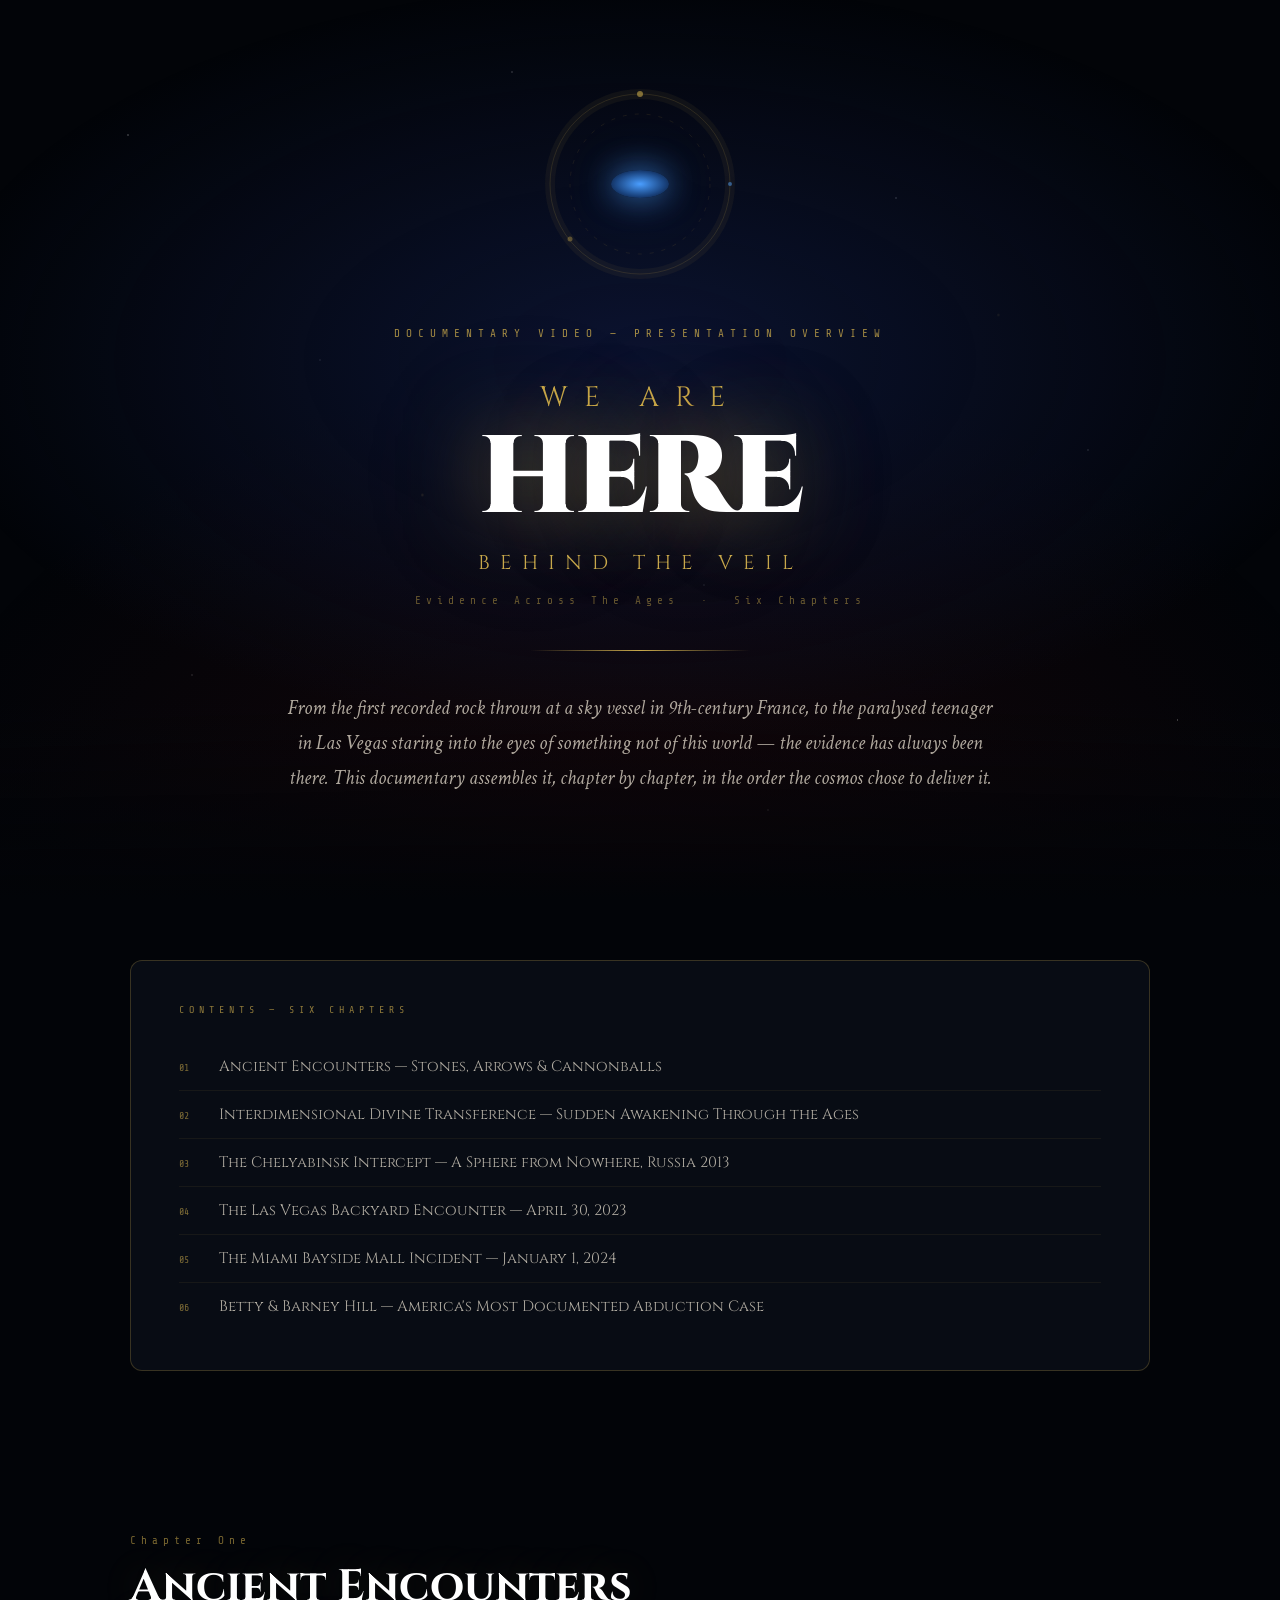
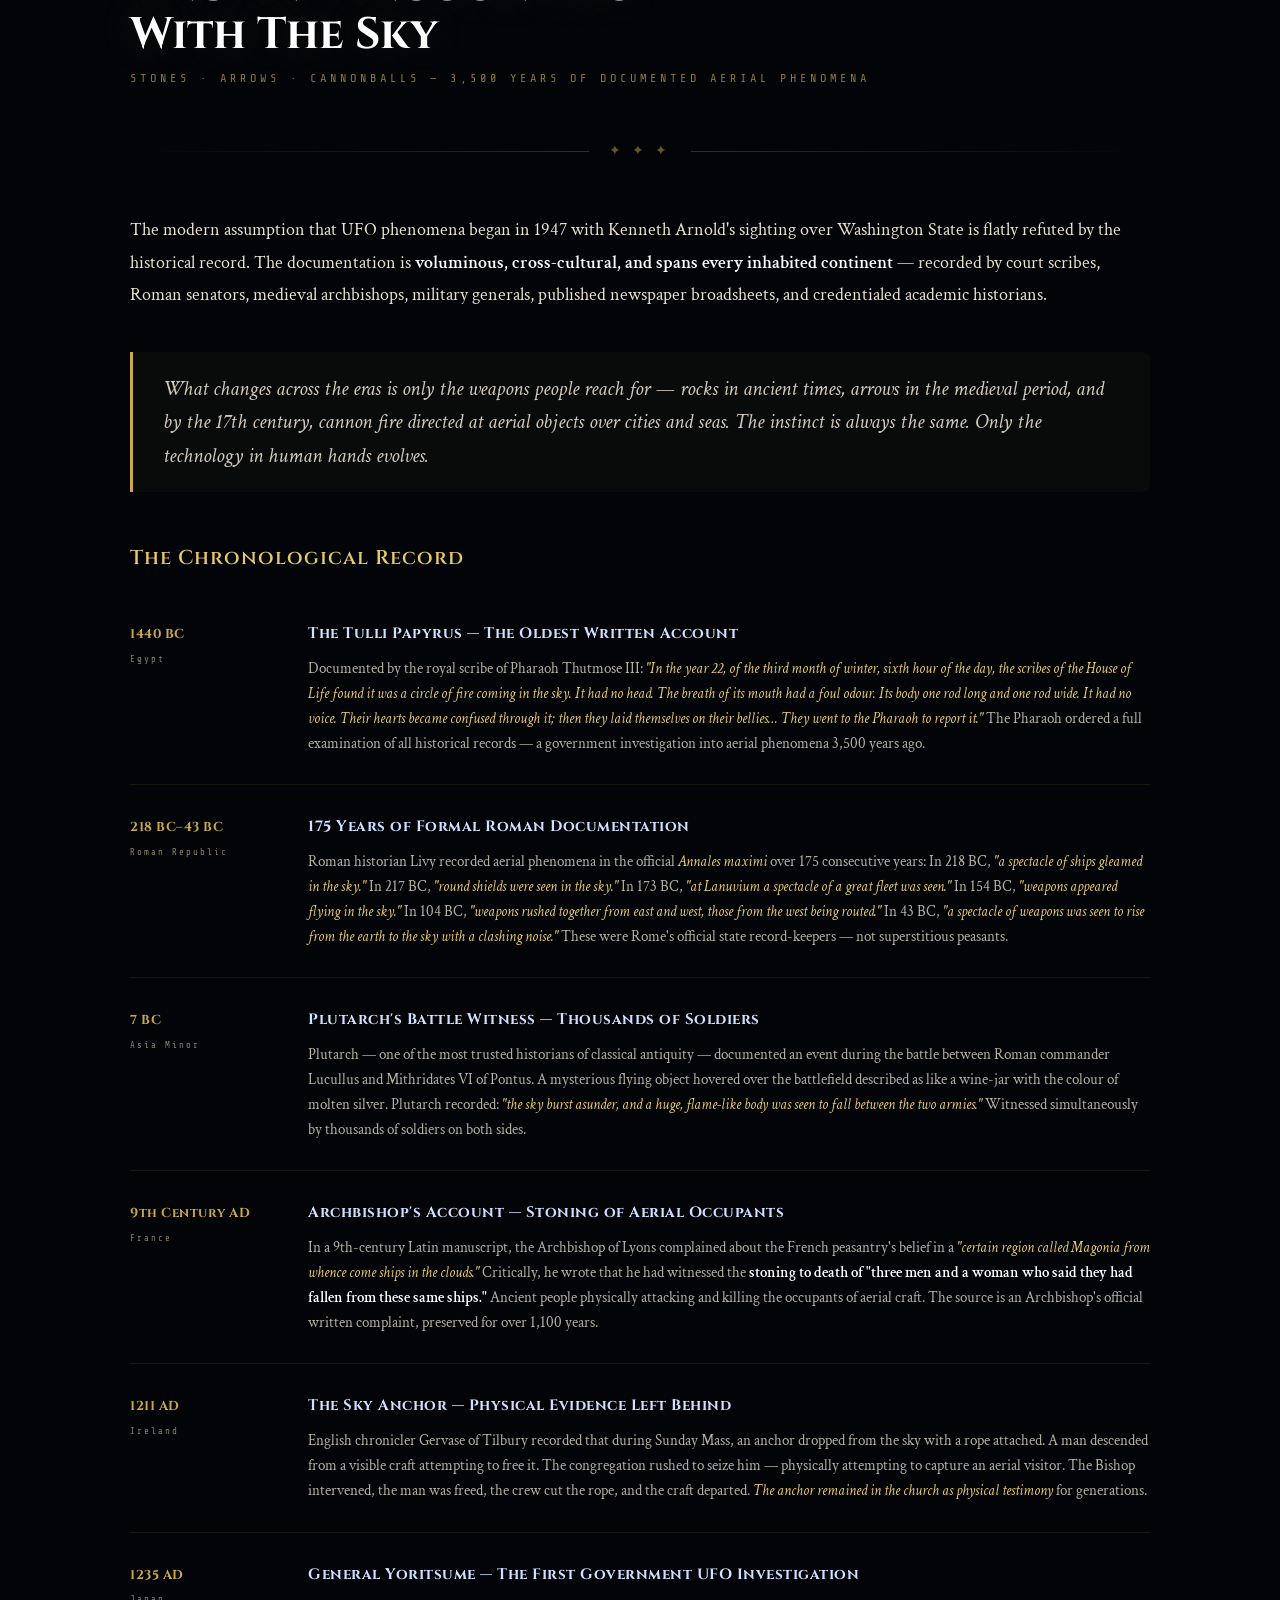
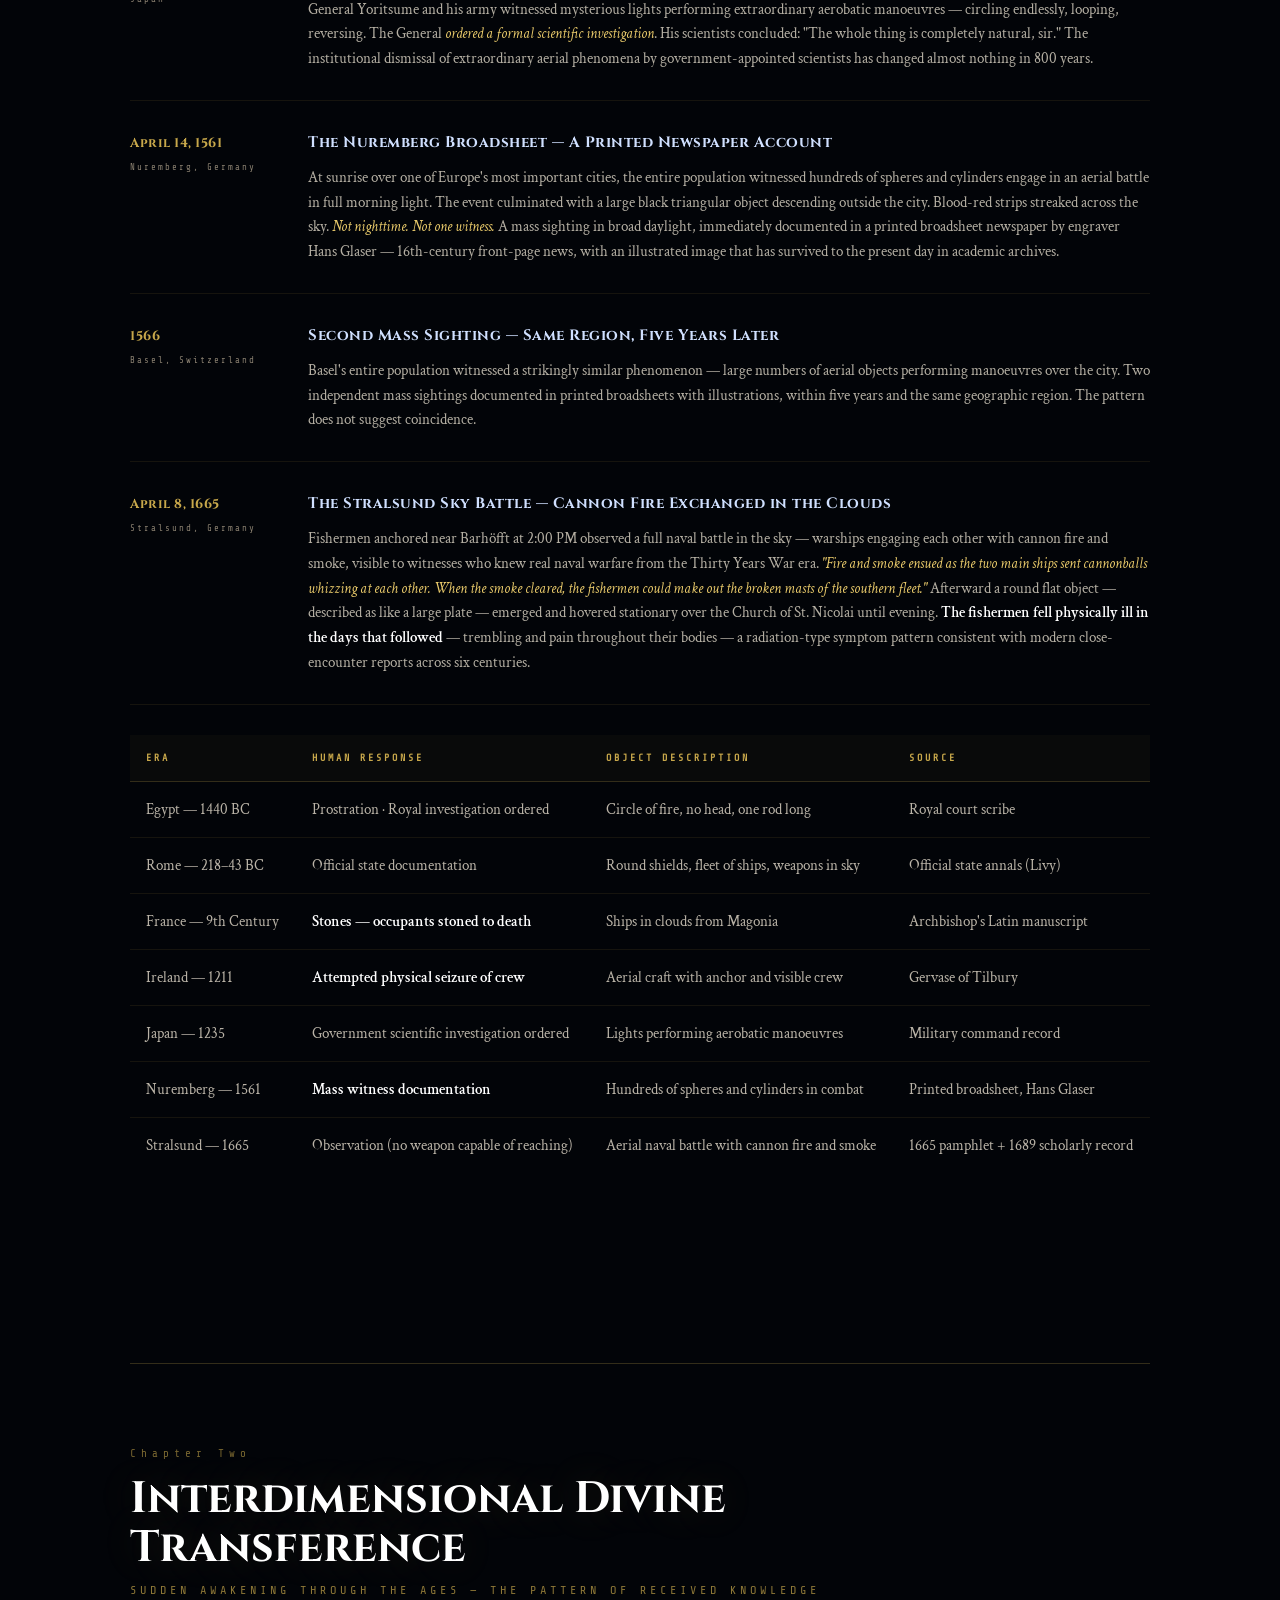
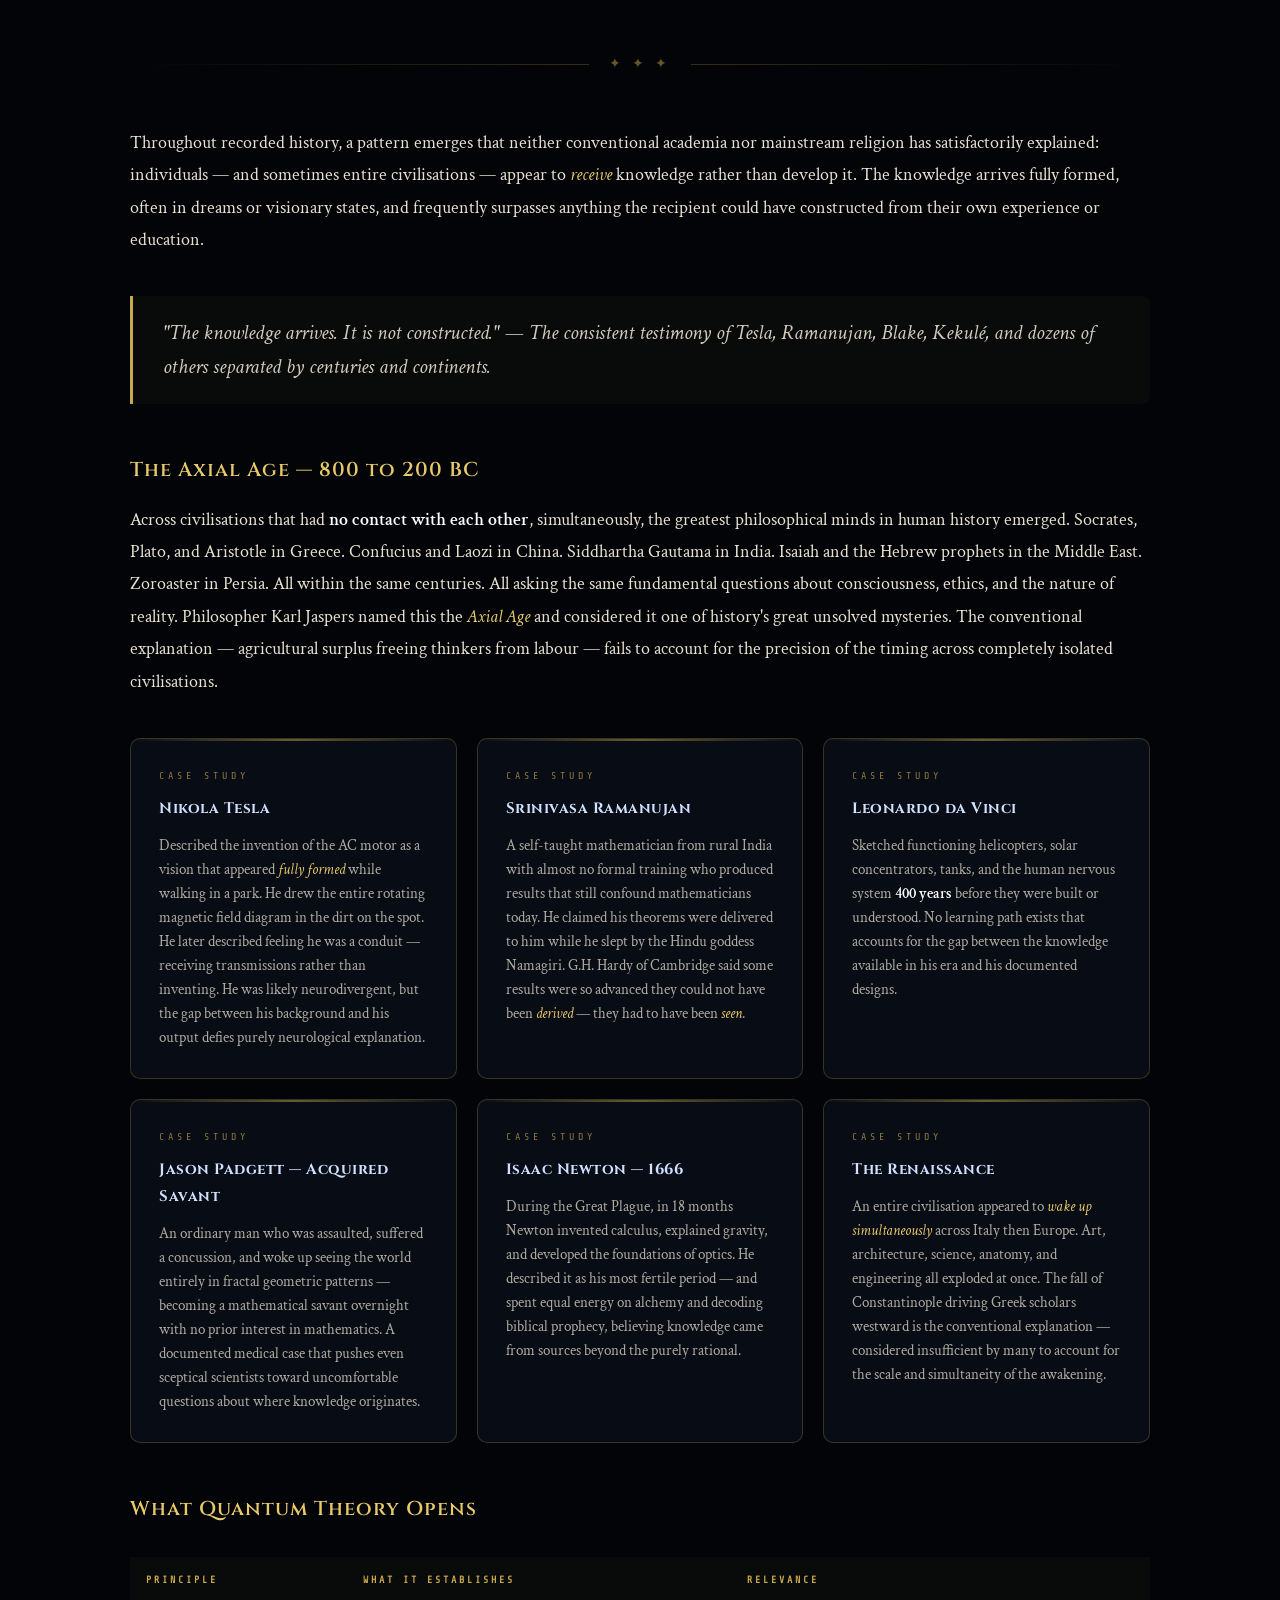
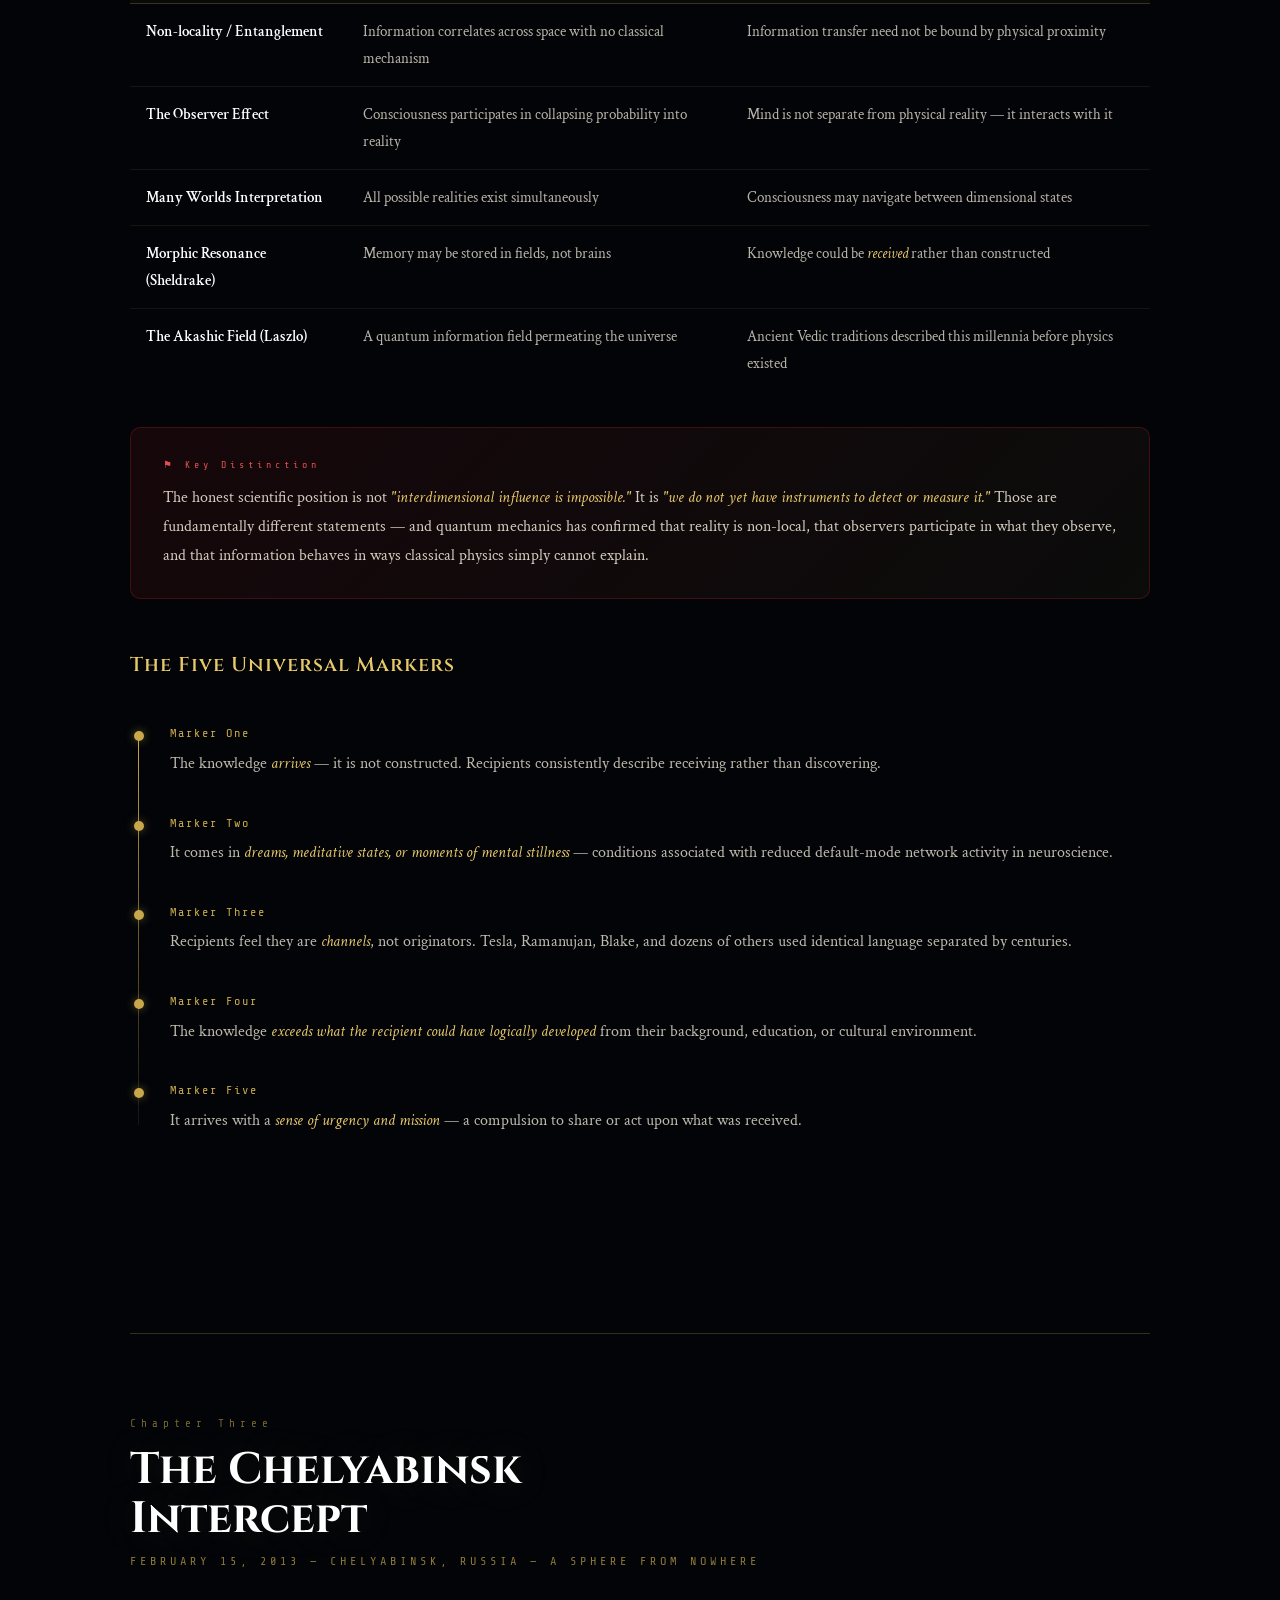
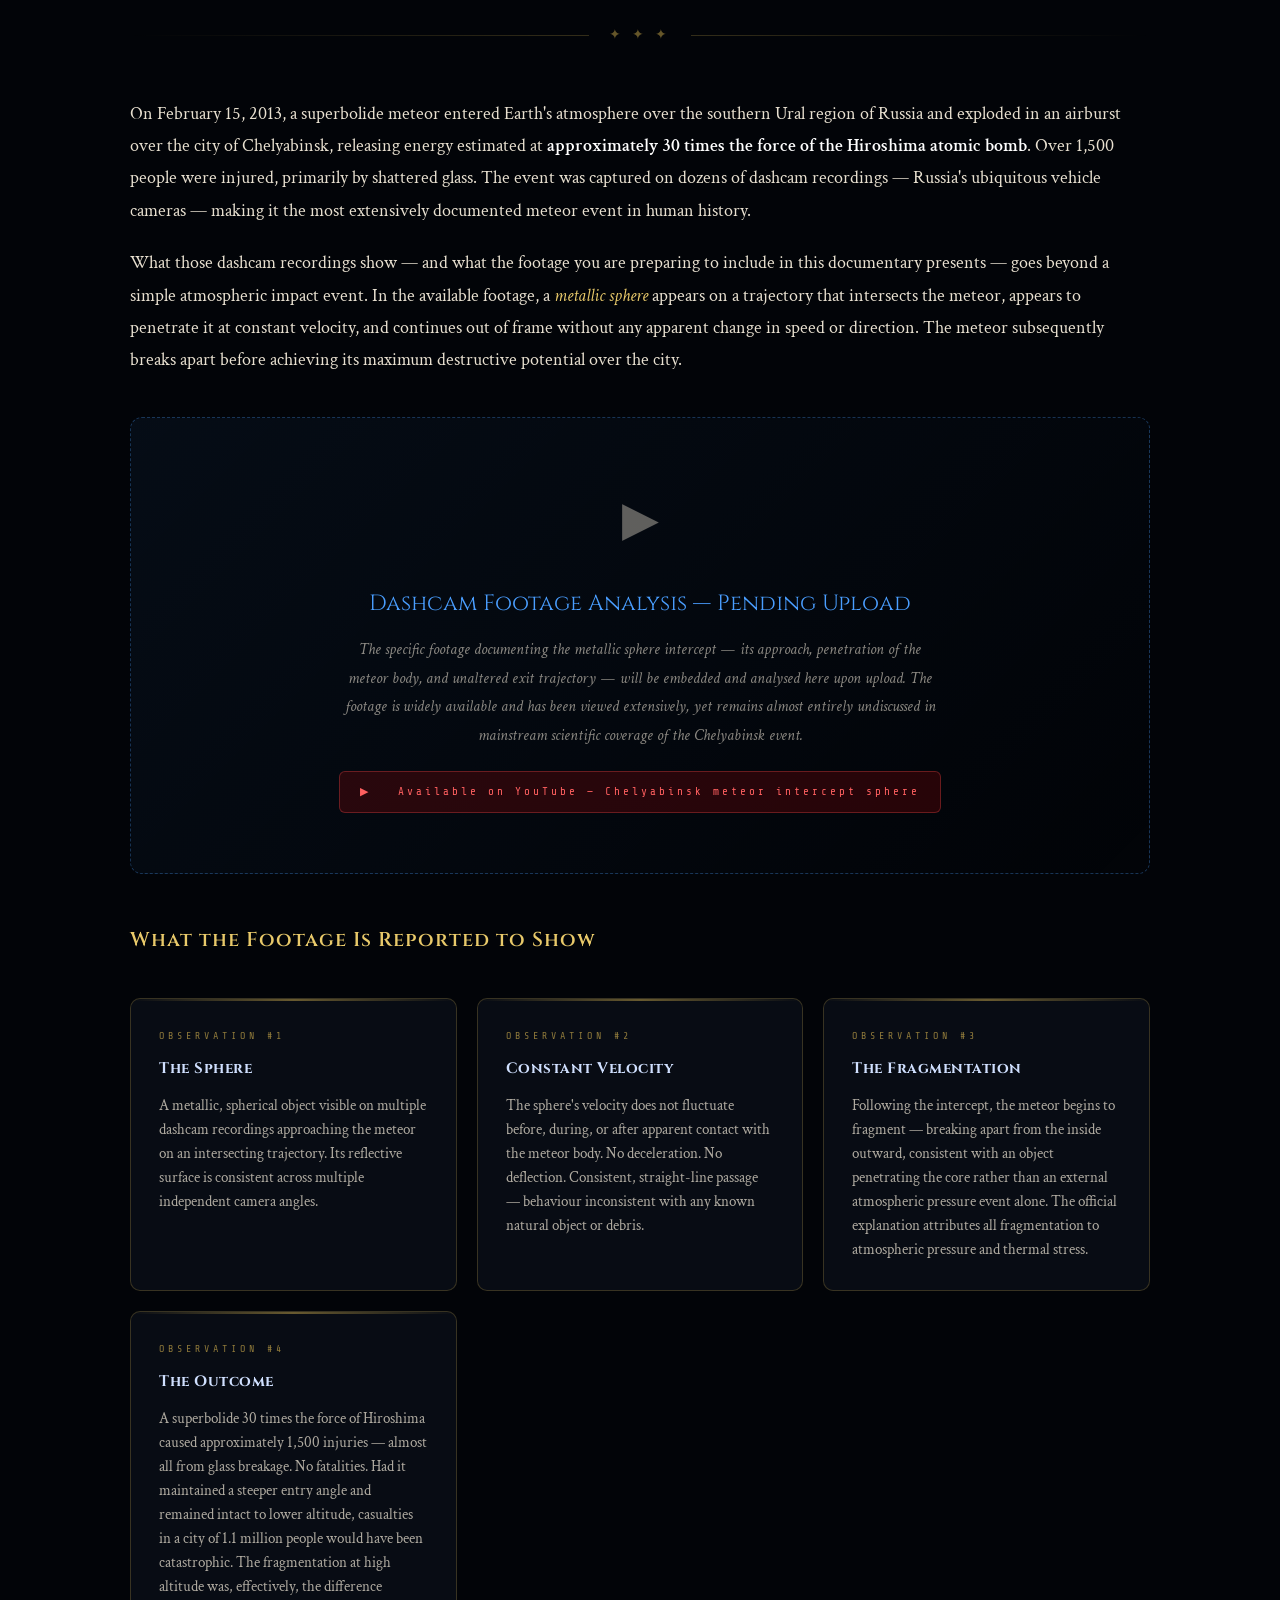
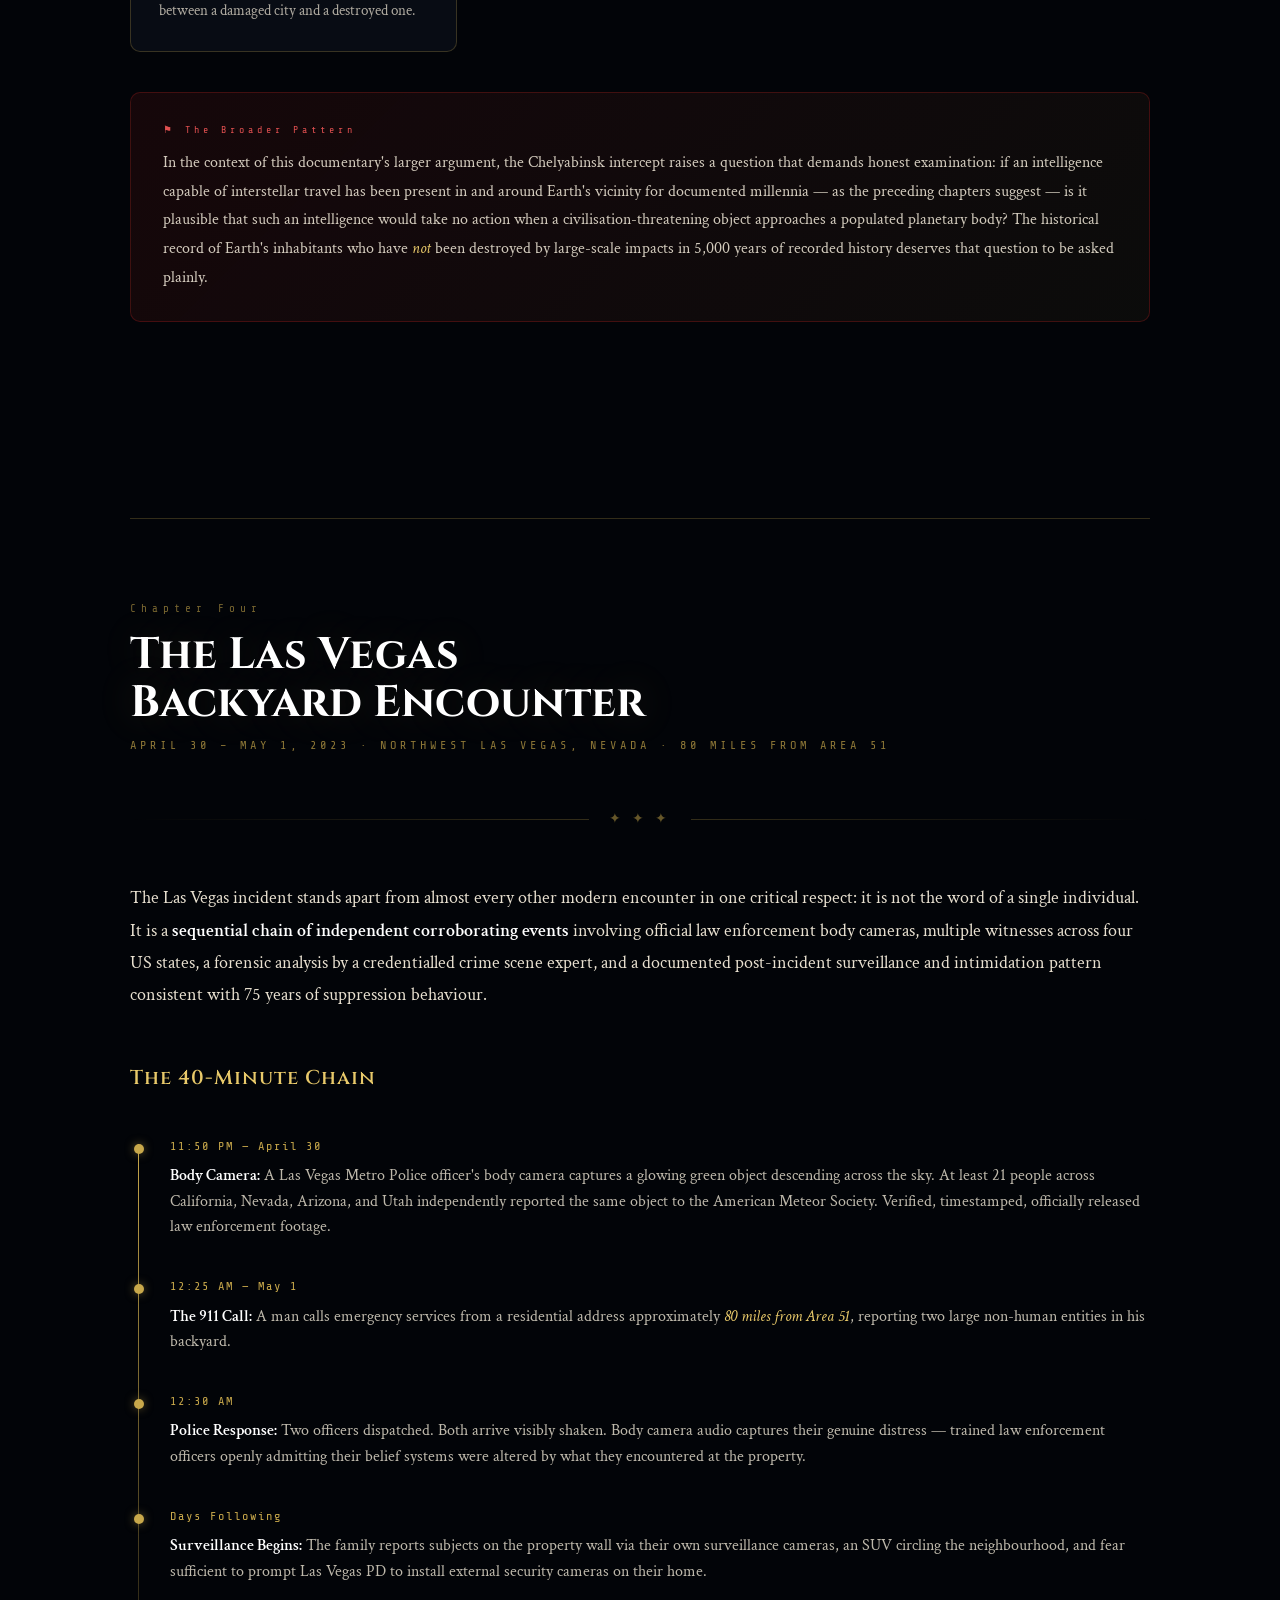
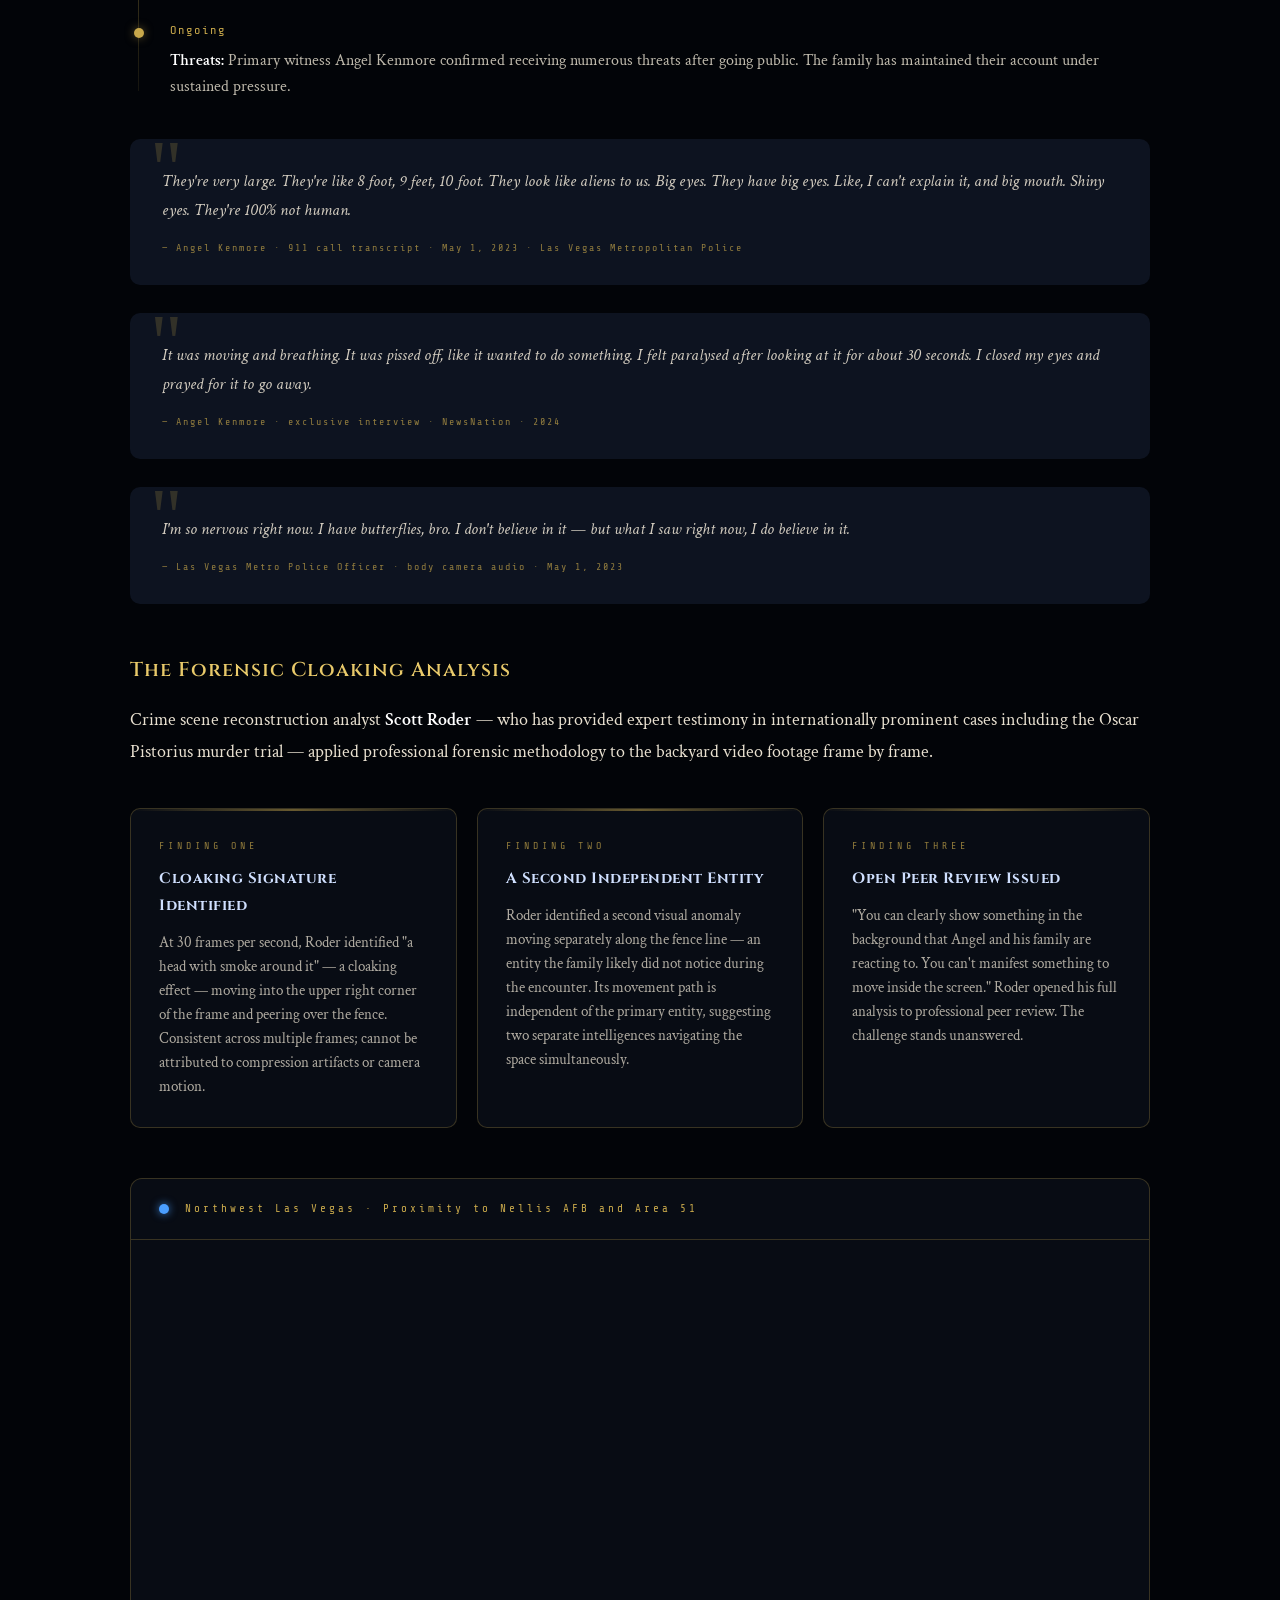
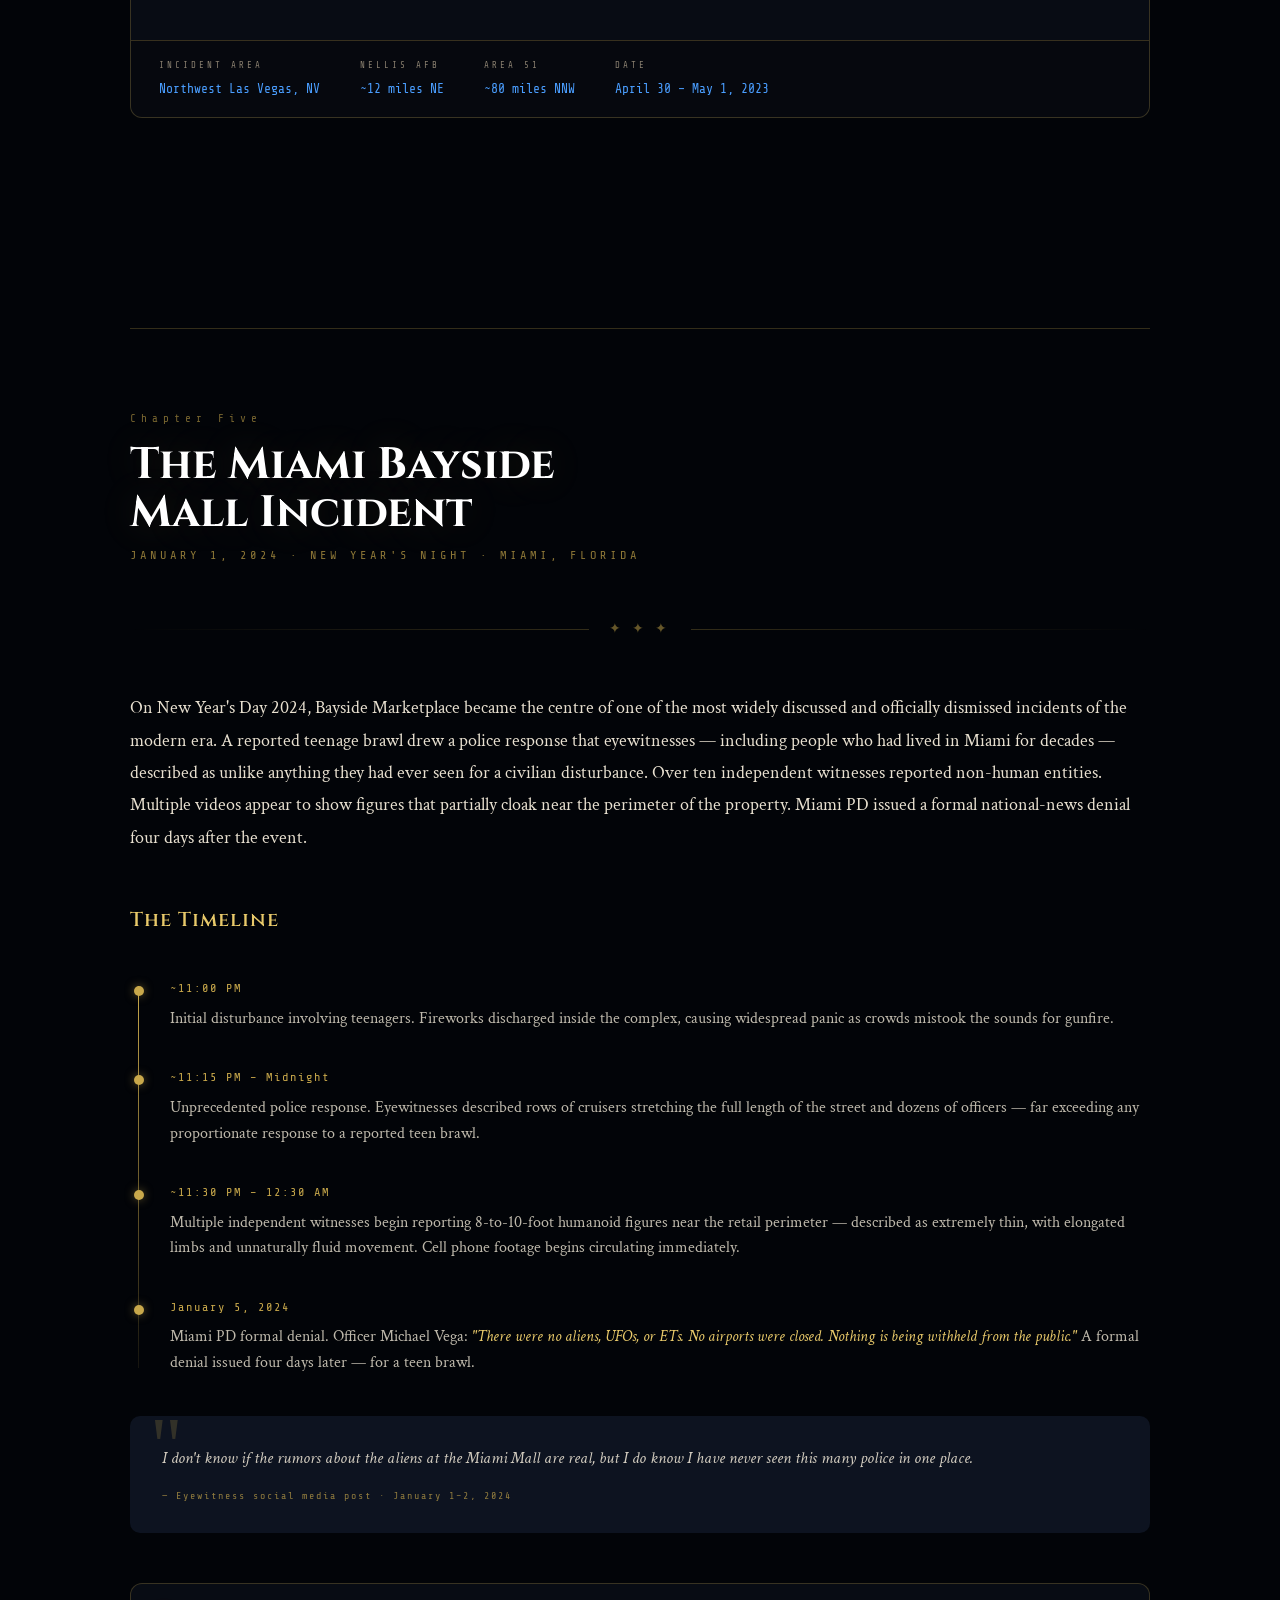
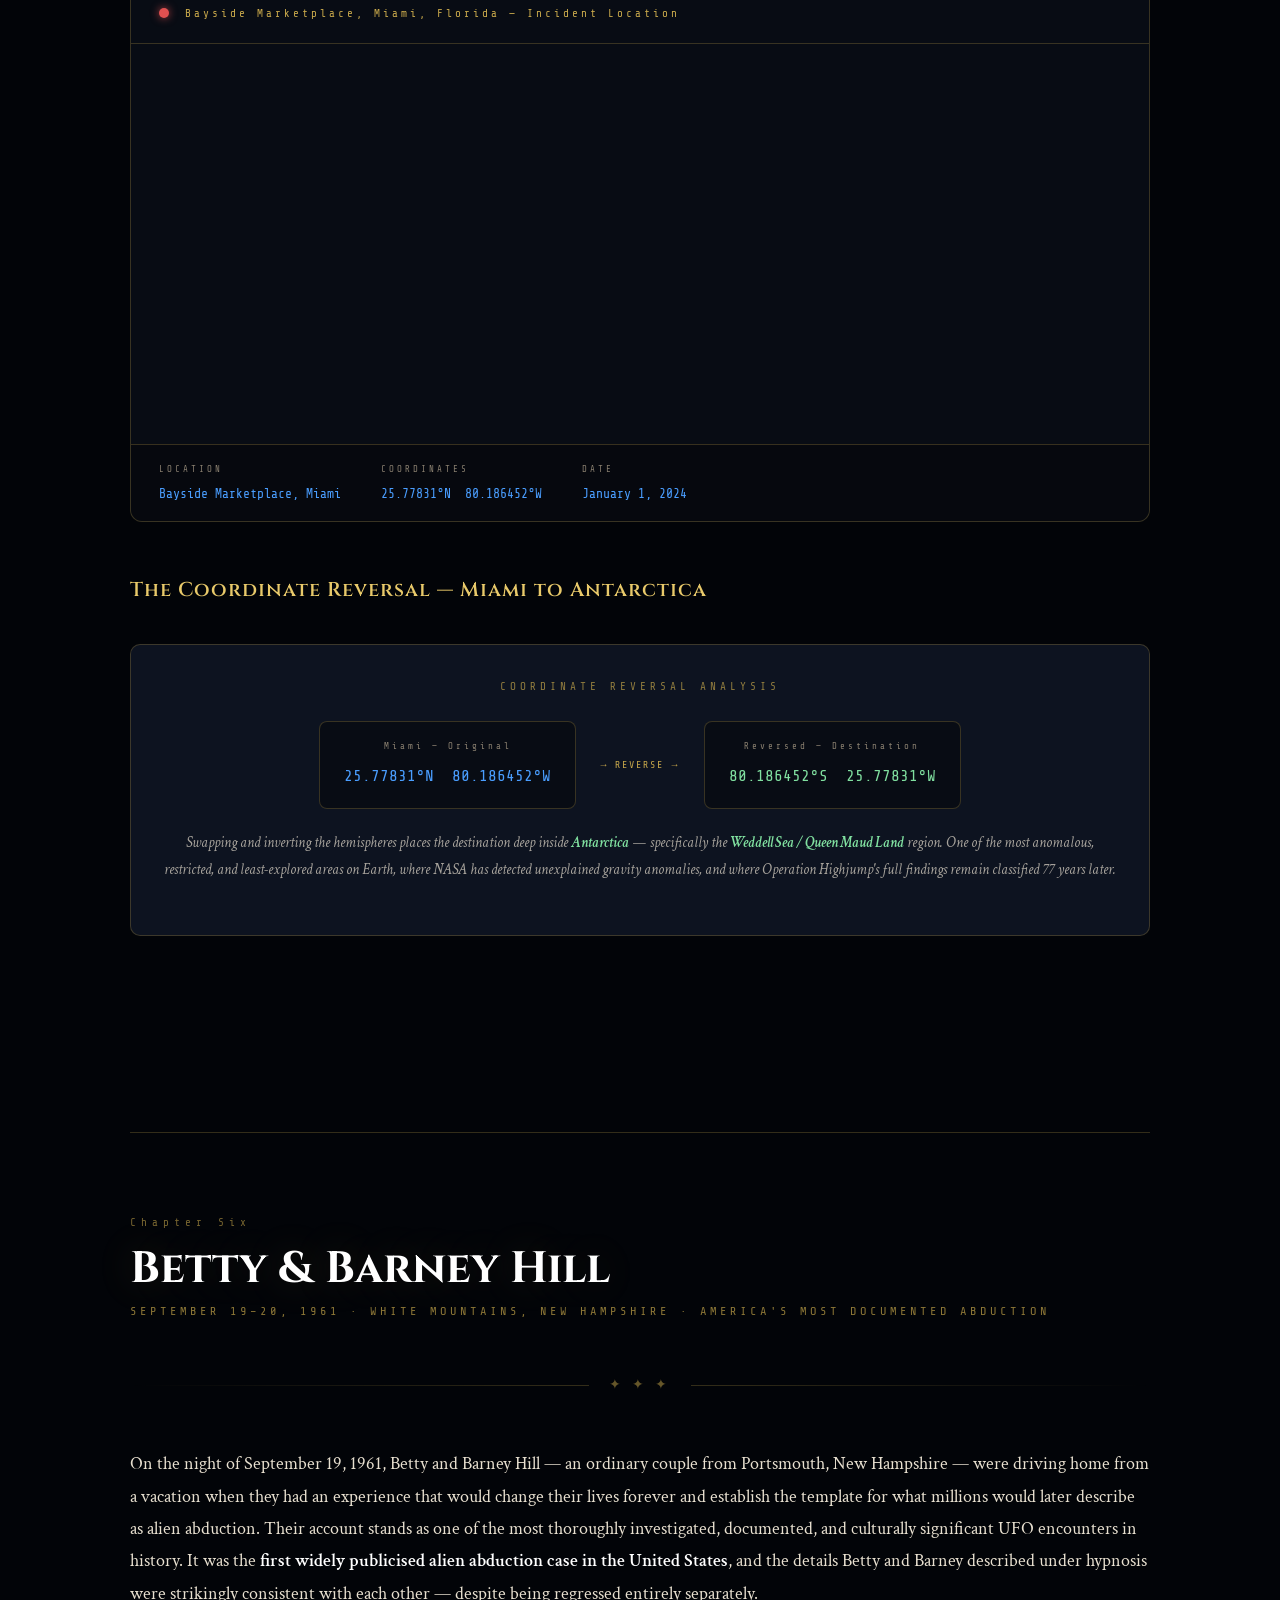
<file: data/archive/Skinny Bobs Observations of the History and observations of Humanity/we_are_here_behind_the_veil.html>
<!DOCTYPE html>
<html lang="en">
<head>
<meta charset="UTF-8">
<meta name="viewport" content="width=device-width, initial-scale=1.0">
<title>WE ARE HERE — Behind the Veil</title>
<link href="https://fonts.googleapis.com/css2?family=Cinzel:wght@400;700;900&family=Crimson+Text:ital,wght@0,400;0,600;1,400&family=Share+Tech+Mono&display=swap" rel="stylesheet">
<style>
  :root {
    --gold: #c8a84b;
    --gold-light: #e8c96a;
    --red: #8b1a1a;
    --red-bright: #c0392b;
    --bg-deep: #020408;
    --bg-card: #080c14;
    --bg-panel: #0d1320;
    --text-primary: #e8e0d0;
    --text-muted: #8a8070;
    --text-mono: #4a9eff;
    --border: rgba(200,168,75,0.25);
    --glow: rgba(200,168,75,0.08);
  }
  * { margin:0; padding:0; box-sizing:border-box; }
  body {
    background: var(--bg-deep);
    color: var(--text-primary);
    font-family: 'Crimson Text', Georgia, serif;
    font-size: 18px;
    line-height: 1.8;
    overflow-x: hidden;
  }
  body::before {
    content:'';
    position:fixed; inset:0;
    background-image:
      radial-gradient(1px 1px at 10% 15%,rgba(255,255,255,.6) 0%,transparent 100%),
      radial-gradient(1px 1px at 25% 40%,rgba(255,255,255,.4) 0%,transparent 100%),
      radial-gradient(1px 1px at 40%  8%,rgba(255,255,255,.5) 0%,transparent 100%),
      radial-gradient(1px 1px at 55% 65%,rgba(255,255,255,.3) 0%,transparent 100%),
      radial-gradient(1px 1px at 70% 22%,rgba(255,255,255,.6) 0%,transparent 100%),
      radial-gradient(1px 1px at 85% 50%,rgba(255,255,255,.4) 0%,transparent 100%),
      radial-gradient(1px 1px at 92% 80%,rgba(255,255,255,.5) 0%,transparent 100%),
      radial-gradient(1px 1px at 15% 75%,rgba(255,255,255,.3) 0%,transparent 100%),
      radial-gradient(1px 1px at 60% 90%,rgba(255,255,255,.4) 0%,transparent 100%),
      radial-gradient(2px 2px at 33% 55%,rgba(200,168,75,.3) 0%,transparent 100%),
      radial-gradient(2px 2px at 78% 35%,rgba(200,168,75,.2) 0%,transparent 100%);
    pointer-events:none; z-index:0;
  }

  /* ── HERO ── */
  .hero {
    position:relative; min-height:100vh;
    display:flex; flex-direction:column; align-items:center; justify-content:center;
    text-align:center; padding:60px 40px;
    background:
      radial-gradient(ellipse 80% 60% at 50% 40%,rgba(12,20,50,.95) 0%,transparent 70%),
      radial-gradient(ellipse 100% 100% at 50% 100%,rgba(139,26,26,.15) 0%,transparent 60%);
    overflow:hidden;
  }
  .hero::after {
    content:''; position:absolute; bottom:0; left:0; right:0; height:200px;
    background:linear-gradient(to bottom,transparent,var(--bg-deep));
  }
  .hero-eyebrow {
    font-family:'Share Tech Mono',monospace; font-size:11px; letter-spacing:6px;
    color:var(--gold); text-transform:uppercase; margin-bottom:30px; opacity:.8;
  }
  .hero-we {
    font-family:'Cinzel',serif; font-size:clamp(18px,3vw,28px); font-weight:400;
    letter-spacing:16px; color:var(--gold); text-transform:uppercase; margin-bottom:6px;
  }
  .hero-title {
    font-family:'Cinzel',serif; font-size:clamp(52px,10vw,110px); font-weight:900;
    line-height:.9; letter-spacing:-2px; color:#fff;
    text-shadow:0 0 80px rgba(200,168,75,.5),0 0 200px rgba(200,168,75,.2);
    margin-bottom:16px;
  }
  .hero-sub {
    font-family:'Cinzel',serif; font-size:clamp(14px,2.2vw,20px); font-weight:400;
    letter-spacing:10px; color:var(--gold); text-transform:uppercase; margin-bottom:10px;
  }
  .hero-tagline {
    font-family:'Share Tech Mono',monospace; font-size:11px; letter-spacing:5px;
    color:rgba(200,168,75,.5); margin-bottom:40px;
  }
  .hero-divider {
    width:220px; height:1px;
    background:linear-gradient(to right,transparent,var(--gold),transparent);
    margin:0 auto 40px;
  }
  .hero-desc {
    max-width:720px; font-size:20px; line-height:1.75;
    color:rgba(232,224,208,.75); font-style:italic;
  }

  /* orbit graphic */
  .ufo-graphic { position:relative; width:200px; height:200px; margin:0 auto 40px; }
  .ufo-graphic svg { width:100%; height:100%; animation:spin 22s linear infinite; }
  @keyframes spin { from{transform:rotate(0)} to{transform:rotate(360deg)} }
  .ufo-core {
    position:absolute; top:50%; left:50%; transform:translate(-50%,-50%);
    width:58px; height:28px;
    background:radial-gradient(ellipse,#4a9eff 0%,#1a4480 60%,transparent 100%);
    border-radius:50%; box-shadow:0 0 30px rgba(74,158,255,.6),0 0 60px rgba(74,158,255,.2);
    animation:pulse 3s ease-in-out infinite;
  }
  @keyframes pulse {
    0%,100%{box-shadow:0 0 30px rgba(74,158,255,.6),0 0 60px rgba(74,158,255,.2)}
    50%{box-shadow:0 0 50px rgba(74,158,255,.9),0 0 100px rgba(74,158,255,.4)}
  }

  /* ── LAYOUT ── */
  .container { max-width:1100px; margin:0 auto; padding:0 40px; position:relative; z-index:1; }

  /* ── TOC ── */
  .toc {
    background:var(--bg-card); border:1px solid var(--border); border-radius:12px;
    padding:40px 48px; margin:60px 0;
  }
  .toc-title {
    font-family:'Share Tech Mono',monospace; font-size:10px; letter-spacing:5px;
    color:var(--gold); opacity:.7; margin-bottom:24px; display:block; text-transform:uppercase;
  }
  .toc-list { list-style:none; }
  .toc-list li {
    display:flex; align-items:baseline; gap:12px;
    padding:10px 0; border-bottom:1px solid rgba(200,168,75,.08);
    font-family:'Cinzel',serif; font-size:15px; color:rgba(232,224,208,.75);
  }
  .toc-list li:last-child { border-bottom:none; }
  .toc-num {
    font-family:'Share Tech Mono',monospace; font-size:10px;
    color:var(--gold); opacity:.6; min-width:28px;
  }

  /* ── CHAPTER ── */
  .chapter { margin:80px 0 0; padding:80px 0; position:relative; }
  .chapter + .chapter { border-top:1px solid var(--border); }
  .chapter-number {
    font-family:'Share Tech Mono',monospace; font-size:11px; letter-spacing:5px;
    color:var(--gold); opacity:.6; margin-bottom:12px; display:block;
  }
  .chapter-title {
    font-family:'Cinzel',serif; font-size:clamp(26px,4vw,44px); font-weight:700;
    color:#fff; line-height:1.1; margin-bottom:8px;
    text-shadow:0 0 40px rgba(200,168,75,.2);
  }
  .chapter-subtitle {
    font-family:'Share Tech Mono',monospace; font-size:12px; letter-spacing:4px;
    color:var(--gold); opacity:.7; text-transform:uppercase; margin-bottom:50px;
  }
  h3 { font-family:'Cinzel',serif; font-size:20px; font-weight:600; color:var(--gold-light); margin:48px 0 16px; letter-spacing:1px; }
  h4 { font-family:'Cinzel',serif; font-size:16px; color:#c8d8f0; margin:32px 0 12px; letter-spacing:.5px; }
  p { margin-bottom:20px; color:var(--text-primary); }
  em { color:var(--gold-light); font-style:italic; }
  strong { color:#fff; font-weight:600; }

  .ch-divider { display:flex; align-items:center; gap:20px; margin:20px 0 50px; }
  .ch-divider::before,.ch-divider::after { content:''; flex:1; height:1px; background:linear-gradient(to right,transparent,var(--border)); }
  .ch-divider::after { background:linear-gradient(to left,transparent,var(--border)); }
  .ch-icon { color:var(--gold); opacity:.5; font-size:14px; letter-spacing:4px; }

  /* ── PULL QUOTE ── */
  .pull-quote {
    border-left:3px solid var(--gold); padding:20px 30px; margin:40px 0;
    background:rgba(200,168,75,.04); border-radius:0 8px 8px 0;
    font-size:21px; font-style:italic; color:rgba(232,224,208,.9); line-height:1.6;
  }

  /* ── CARDS ── */
  .card-grid { display:grid; grid-template-columns:repeat(auto-fit,minmax(300px,1fr)); gap:20px; margin:40px 0; }
  .card {
    background:var(--bg-card); border:1px solid var(--border); border-radius:10px;
    padding:28px; position:relative; overflow:hidden; transition:border-color .3s;
  }
  .card:hover { border-color:var(--gold); }
  .card::before {
    content:''; position:absolute; top:0; left:0; right:0; height:2px;
    background:linear-gradient(to right,transparent,var(--gold),transparent); opacity:.5;
  }
  .card-label {
    font-family:'Share Tech Mono',monospace; font-size:10px; letter-spacing:4px;
    color:var(--gold); opacity:.7; margin-bottom:10px; display:block; text-transform:uppercase;
  }
  .card h4 { margin-top:0; font-size:15px; color:#d0e0ff; }
  .card p { font-size:15px; line-height:1.6; color:rgba(232,224,208,.75); margin-bottom:0; }

  /* ── TIMELINE ── */
  .timeline { position:relative; margin:40px 0; padding-left:40px; }
  .timeline::before {
    content:''; position:absolute; left:8px; top:8px; bottom:8px; width:1px;
    background:linear-gradient(to bottom,var(--gold),rgba(200,168,75,.1));
  }
  .timeline-item { position:relative; margin-bottom:36px; }
  .timeline-item::before {
    content:''; position:absolute; left:-36px; top:8px;
    width:10px; height:10px; border-radius:50%; background:var(--gold);
    box-shadow:0 0 10px rgba(200,168,75,.5);
  }
  .timeline-date { font-family:'Share Tech Mono',monospace; font-size:12px; color:var(--gold); letter-spacing:2px; margin-bottom:6px; }
  .timeline-item p { font-size:16px; color:rgba(232,224,208,.82); margin:0; line-height:1.6; }

  /* ── TABLE ── */
  .data-table { width:100%; border-collapse:collapse; margin:30px 0; font-size:15px; }
  .data-table th {
    font-family:'Share Tech Mono',monospace; font-size:10px; letter-spacing:3px;
    color:var(--gold); text-transform:uppercase; padding:14px 16px; text-align:left;
    border-bottom:1px solid var(--border); background:rgba(200,168,75,.04);
  }
  .data-table td { padding:14px 16px; border-bottom:1px solid rgba(200,168,75,.1); color:rgba(232,224,208,.8); vertical-align:top; }
  .data-table tr:last-child td { border-bottom:none; }
  .data-table tr:hover td { background:rgba(200,168,75,.03); }

  /* ── CALLOUT ── */
  .callout {
    background:linear-gradient(135deg,rgba(139,26,26,.15),rgba(200,168,75,.05));
    border:1px solid rgba(139,26,26,.4); border-radius:10px; padding:28px 32px; margin:36px 0;
  }
  .callout-label { font-family:'Share Tech Mono',monospace; font-size:10px; letter-spacing:4px; color:#e05050; margin-bottom:10px; display:block; }
  .callout p { font-size:16px; margin:0; color:rgba(232,224,208,.9); }

  /* ── MAP ── */
  .map-section { margin:50px 0; border:1px solid var(--border); border-radius:12px; overflow:hidden; background:var(--bg-card); }
  .map-header { padding:20px 28px; border-bottom:1px solid var(--border); display:flex; align-items:center; gap:16px; }
  .map-dot { width:10px; height:10px; border-radius:50%; background:#e05050; box-shadow:0 0 8px rgba(224,80,80,.8); flex-shrink:0; }
  .map-dot.blue { background:#4a9eff; box-shadow:0 0 8px rgba(74,158,255,.8); }
  .map-title { font-family:'Share Tech Mono',monospace; font-size:11px; letter-spacing:3px; color:var(--gold); }
  .map-frame { width:100%; height:400px; border:none; display:block; filter:saturate(.7) contrast(1.1); }
  .map-coords { display:flex; gap:40px; padding:16px 28px; border-top:1px solid var(--border); background:rgba(0,0,0,.3); flex-wrap:wrap; }
  .coord-item { display:flex; flex-direction:column; gap:4px; }
  .coord-label { font-family:'Share Tech Mono',monospace; font-size:9px; letter-spacing:3px; color:var(--text-muted); text-transform:uppercase; }
  .coord-value { font-family:'Share Tech Mono',monospace; font-size:13px; color:var(--text-mono); }

  /* coord reversal */
  .coord-reversal { background:var(--bg-panel); border:1px solid var(--border); border-radius:10px; padding:32px; margin:36px 0; text-align:center; }
  .coord-row { display:flex; align-items:center; justify-content:center; gap:24px; margin:16px 0; flex-wrap:wrap; }
  .coord-box { background:var(--bg-card); border:1px solid var(--border); border-radius:8px; padding:16px 24px; }
  .coord-box .label { font-family:'Share Tech Mono',monospace; font-size:9px; letter-spacing:3px; color:var(--text-muted); display:block; margin-bottom:6px; }
  .coord-box .value { font-family:'Share Tech Mono',monospace; font-size:16px; color:var(--text-mono); }
  .coord-box.dest .value { color:#80e0a0; }
  .arrow-label { font-family:'Share Tech Mono',monospace; font-size:10px; color:var(--gold); letter-spacing:2px; }

  /* ── WITNESS ── */
  .witness { background:var(--bg-panel); border-radius:10px; padding:28px 32px; margin:28px 0; position:relative; }
  .witness::before { content:'"'; position:absolute; top:-10px; left:20px; font-size:80px; color:var(--gold); opacity:.2; font-family:Georgia,serif; line-height:1; }
  .witness-text { font-size:17px; font-style:italic; color:rgba(232,224,208,.9); margin-bottom:14px; line-height:1.7; }
  .witness-source { font-family:'Share Tech Mono',monospace; font-size:10px; letter-spacing:2px; color:var(--gold); opacity:.7; }

  /* ── HISTORICAL ENTRY ── */
  .hist-entry { display:grid; grid-template-columns:150px 1fr; gap:28px; padding:28px 0; border-bottom:1px solid rgba(200,168,75,.1); align-items:start; }
  .hist-entry:last-child { border-bottom:none; }
  .hist-date { font-family:'Cinzel',serif; font-size:13px; color:var(--gold); font-weight:700; padding-top:3px; letter-spacing:.5px; }
  .hist-location { font-family:'Share Tech Mono',monospace; font-size:9px; color:var(--text-muted); letter-spacing:2px; margin-top:4px; }
  .hist-content h4 { margin:0 0 10px; font-size:15px; color:#d0e0ff; }
  .hist-content p { font-size:15px; line-height:1.65; color:rgba(232,224,208,.78); margin:0; }

  /* ── CHELYABINSK PLACEHOLDER ── */
  .placeholder-section {
    background:linear-gradient(135deg,rgba(74,158,255,.06),rgba(0,0,0,0));
    border:1px dashed rgba(74,158,255,.3); border-radius:12px;
    padding:60px 40px; text-align:center; margin:40px 0;
  }
  .placeholder-icon { font-size:48px; margin-bottom:20px; opacity:.4; }
  .placeholder-title { font-family:'Cinzel',serif; font-size:22px; color:#4a9eff; margin-bottom:12px; }
  .placeholder-text { font-size:16px; color:rgba(232,224,208,.6); font-style:italic; max-width:600px; margin:0 auto; }
  .yt-badge {
    display:inline-flex; align-items:center; gap:10px;
    background:rgba(255,0,0,.15); border:1px solid rgba(255,80,80,.3);
    border-radius:6px; padding:10px 20px; margin-top:20px;
    font-family:'Share Tech Mono',monospace; font-size:11px; letter-spacing:3px; color:#ff6060;
  }

  /* ── STAR MAP ── */
  .star-map-container {
    background:var(--bg-panel); border:1px solid var(--border);
    border-radius:12px; overflow:hidden; margin:40px 0;
  }
  .star-map-header {
    padding:16px 24px; border-bottom:1px solid var(--border);
    font-family:'Share Tech Mono',monospace; font-size:10px; letter-spacing:4px; color:var(--gold);
  }
  .star-map-svg-wrap { padding:40px; display:flex; justify-content:center; }
  .star-map-caption {
    padding:16px 24px; border-top:1px solid var(--border);
    font-size:13px; font-style:italic; color:var(--text-muted); text-align:center;
  }

  /* ── BETTY TIMELINE ── */
  .betty-timeline { display:flex; flex-direction:column; gap:0; margin:36px 0; }
  .bt-item {
    display:grid; grid-template-columns:160px 1fr;
    gap:20px; padding:16px 0; border-bottom:1px solid rgba(200,168,75,.08);
    align-items:start;
  }
  .bt-item:last-child { border-bottom:none; }
  .bt-date { font-family:'Share Tech Mono',monospace; font-size:11px; color:var(--gold); letter-spacing:2px; padding-top:2px; }
  .bt-text { font-size:15px; color:rgba(232,224,208,.8); line-height:1.6; }

  /* ── FOOTER ── */
  footer { border-top:1px solid var(--border); margin-top:100px; padding:50px 40px; text-align:center; }
  footer .logo { font-family:'Cinzel',serif; font-size:11px; letter-spacing:8px; color:var(--gold); opacity:.7; margin-bottom:10px; }
  footer p { font-size:13px; color:var(--text-muted); margin:0; }

  @media(max-width:768px){
    .container{padding:0 20px;}
    .hist-entry,.bt-item{grid-template-columns:1fr; gap:6px;}
    .coord-row{flex-direction:column;}
    .toc{padding:28px 24px;}
  }
</style>
</head>
<body>

<!-- ════════════════════ HERO ════════════════════ -->
<section class="hero">
 <div style="position:relative;z-index:2;">

  <div class="ufo-graphic">
   <svg viewBox="0 0 200 200" xmlns="http://www.w3.org/2000/svg">
    <circle cx="100" cy="100" r="90" fill="none" stroke="rgba(200,168,75,.15)" stroke-width="1"/>
    <circle cx="100" cy="100" r="70" fill="none" stroke="rgba(200,168,75,.1)" stroke-width="1" stroke-dasharray="4 8"/>
    <circle cx="100" cy="10"  r="3"   fill="rgba(200,168,75,.6)"/>
    <circle cx="190" cy="100" r="2"   fill="rgba(74,158,255,.5)"/>
    <circle cx="30"  cy="155" r="2.5" fill="rgba(200,168,75,.4)"/>
    <circle cx="100" cy="100" r="90"  fill="none" stroke="rgba(200,168,75,.06)" stroke-width="10"/>
   </svg>
   <div class="ufo-core"></div>
  </div>

  <div class="hero-eyebrow">Documentary Video — Presentation Overview</div>
  <div class="hero-we">We Are</div>
  <h1 class="hero-title">HERE</h1>
  <div class="hero-sub">Behind the Veil</div>
  <div class="hero-tagline">Evidence Across The Ages &nbsp;·&nbsp; Six Chapters</div>
  <div class="hero-divider"></div>
  <p class="hero-desc">
    From the first recorded rock thrown at a sky vessel in 9th‑century France,
    to the paralysed teenager in Las Vegas staring into the eyes of something
    not of this world — the evidence has always been there. This documentary
    assembles it, chapter by chapter, in the order the cosmos chose to deliver it.
  </p>

 </div>
</section>

<!-- ════════════════════ CONTAINER ════════════════════ -->
<div class="container">

<!-- TABLE OF CONTENTS -->
<div class="toc">
 <span class="toc-title">Contents — Six Chapters</span>
 <ul class="toc-list">
  <li><span class="toc-num">01</span> Ancient Encounters — Stones, Arrows &amp; Cannonballs</li>
  <li><span class="toc-num">02</span> Interdimensional Divine Transference — Sudden Awakening Through the Ages</li>
  <li><span class="toc-num">03</span> The Chelyabinsk Intercept — A Sphere from Nowhere, Russia 2013</li>
  <li><span class="toc-num">04</span> The Las Vegas Backyard Encounter — April 30, 2023</li>
  <li><span class="toc-num">05</span> The Miami Bayside Mall Incident — January 1, 2024</li>
  <li><span class="toc-num">06</span> Betty &amp; Barney Hill — America's Most Documented Abduction Case</li>
 </ul>
</div>


<!-- ════════════════════════════════════════════════════
     CHAPTER 1 — ANCIENT ENCOUNTERS
     ════════════════════════════════════════════════════ -->
<section class="chapter" id="ch1">
 <span class="chapter-number">Chapter One</span>
 <h2 class="chapter-title">Ancient Encounters<br>With The Sky</h2>
 <div class="chapter-subtitle">Stones · Arrows · Cannonballs — 3,500 Years of Documented Aerial Phenomena</div>
 <div class="ch-divider"><span class="ch-icon">✦ ✦ ✦</span></div>

 <p>The modern assumption that UFO phenomena began in 1947 with Kenneth Arnold's sighting over Washington State is flatly refuted by the historical record. The documentation is <strong>voluminous, cross-cultural, and spans every inhabited continent</strong> — recorded by court scribes, Roman senators, medieval archbishops, military generals, published newspaper broadsheets, and credentialed academic historians.</p>

 <div class="pull-quote">What changes across the eras is only the weapons people reach for — rocks in ancient times, arrows in the medieval period, and by the 17th century, cannon fire directed at aerial objects over cities and seas. The instinct is always the same. Only the technology in human hands evolves.</div>

 <h3>The Chronological Record</h3>

 <div class="hist-entry">
  <div><div class="hist-date">1440 BC</div><div class="hist-location">Egypt</div></div>
  <div class="hist-content">
   <h4>The Tulli Papyrus — The Oldest Written Account</h4>
   <p>Documented by the royal scribe of Pharaoh Thutmose III: <em>"In the year 22, of the third month of winter, sixth hour of the day, the scribes of the House of Life found it was a circle of fire coming in the sky. It had no head. The breath of its mouth had a foul odour. Its body one rod long and one rod wide. It had no voice. Their hearts became confused through it; then they laid themselves on their bellies… They went to the Pharaoh to report it."</em> The Pharaoh ordered a full examination of all historical records — a government investigation into aerial phenomena 3,500 years ago.</p>
  </div>
 </div>

 <div class="hist-entry">
  <div><div class="hist-date">218 BC–43 BC</div><div class="hist-location">Roman Republic</div></div>
  <div class="hist-content">
   <h4>175 Years of Formal Roman Documentation</h4>
   <p>Roman historian Livy recorded aerial phenomena in the official <em>Annales maximi</em> over 175 consecutive years: In 218 BC, <em>"a spectacle of ships gleamed in the sky."</em> In 217 BC, <em>"round shields were seen in the sky."</em> In 173 BC, <em>"at Lanuvium a spectacle of a great fleet was seen."</em> In 154 BC, <em>"weapons appeared flying in the sky."</em> In 104 BC, <em>"weapons rushed together from east and west, those from the west being routed."</em> In 43 BC, <em>"a spectacle of weapons was seen to rise from the earth to the sky with a clashing noise."</em> These were Rome's official state record-keepers — not superstitious peasants.</p>
  </div>
 </div>

 <div class="hist-entry">
  <div><div class="hist-date">7 BC</div><div class="hist-location">Asia Minor</div></div>
  <div class="hist-content">
   <h4>Plutarch's Battle Witness — Thousands of Soldiers</h4>
   <p>Plutarch — one of the most trusted historians of classical antiquity — documented an event during the battle between Roman commander Lucullus and Mithridates VI of Pontus. A mysterious flying object hovered over the battlefield described as like a wine-jar with the colour of molten silver. Plutarch recorded: <em>"the sky burst asunder, and a huge, flame-like body was seen to fall between the two armies."</em> Witnessed simultaneously by thousands of soldiers on both sides.</p>
  </div>
 </div>

 <div class="hist-entry">
  <div><div class="hist-date">9th Century AD</div><div class="hist-location">France</div></div>
  <div class="hist-content">
   <h4>Archbishop's Account — Stoning of Aerial Occupants</h4>
   <p>In a 9th-century Latin manuscript, the Archbishop of Lyons complained about the French peasantry's belief in a <em>"certain region called Magonia from whence come ships in the clouds."</em> Critically, he wrote that he had witnessed the <strong>stoning to death of "three men and a woman who said they had fallen from these same ships."</strong> Ancient people physically attacking and killing the occupants of aerial craft. The source is an Archbishop's official written complaint, preserved for over 1,100 years.</p>
  </div>
 </div>

 <div class="hist-entry">
  <div><div class="hist-date">1211 AD</div><div class="hist-location">Ireland</div></div>
  <div class="hist-content">
   <h4>The Sky Anchor — Physical Evidence Left Behind</h4>
   <p>English chronicler Gervase of Tilbury recorded that during Sunday Mass, an anchor dropped from the sky with a rope attached. A man descended from a visible craft attempting to free it. The congregation rushed to seize him — physically attempting to capture an aerial visitor. The Bishop intervened, the man was freed, the crew cut the rope, and the craft departed. <em>The anchor remained in the church as physical testimony</em> for generations.</p>
  </div>
 </div>

 <div class="hist-entry">
  <div><div class="hist-date">1235 AD</div><div class="hist-location">Japan</div></div>
  <div class="hist-content">
   <h4>General Yoritsume — The First Government UFO Investigation</h4>
   <p>General Yoritsume and his army witnessed mysterious lights performing extraordinary aerobatic manoeuvres — circling endlessly, looping, reversing. The General <em>ordered a formal scientific investigation</em>. His scientists concluded: "The whole thing is completely natural, sir." The institutional dismissal of extraordinary aerial phenomena by government-appointed scientists has changed almost nothing in 800 years.</p>
  </div>
 </div>

 <div class="hist-entry">
  <div><div class="hist-date">April 14, 1561</div><div class="hist-location">Nuremberg, Germany</div></div>
  <div class="hist-content">
   <h4>The Nuremberg Broadsheet — A Printed Newspaper Account</h4>
   <p>At sunrise over one of Europe's most important cities, the entire population witnessed hundreds of spheres and cylinders engage in an aerial battle in full morning light. The event culminated with a large black triangular object descending outside the city. Blood-red strips streaked across the sky. <em>Not nighttime. Not one witness.</em> A mass sighting in broad daylight, immediately documented in a printed broadsheet newspaper by engraver Hans Glaser — 16th-century front-page news, with an illustrated image that has survived to the present day in academic archives.</p>
  </div>
 </div>

 <div class="hist-entry">
  <div><div class="hist-date">1566</div><div class="hist-location">Basel, Switzerland</div></div>
  <div class="hist-content">
   <h4>Second Mass Sighting — Same Region, Five Years Later</h4>
   <p>Basel's entire population witnessed a strikingly similar phenomenon — large numbers of aerial objects performing manoeuvres over the city. Two independent mass sightings documented in printed broadsheets with illustrations, within five years and the same geographic region. The pattern does not suggest coincidence.</p>
  </div>
 </div>

 <div class="hist-entry">
  <div><div class="hist-date">April 8, 1665</div><div class="hist-location">Stralsund, Germany</div></div>
  <div class="hist-content">
   <h4>The Stralsund Sky Battle — Cannon Fire Exchanged in the Clouds</h4>
   <p>Fishermen anchored near Barhöfft at 2:00 PM observed a full naval battle in the sky — warships engaging each other with cannon fire and smoke, visible to witnesses who knew real naval warfare from the Thirty Years War era. <em>"Fire and smoke ensued as the two main ships sent cannonballs whizzing at each other. When the smoke cleared, the fishermen could make out the broken masts of the southern fleet."</em> Afterward a round flat object — described as like a large plate — emerged and hovered stationary over the Church of St. Nicolai until evening. <strong>The fishermen fell physically ill in the days that followed</strong> — trembling and pain throughout their bodies — a radiation-type symptom pattern consistent with modern close-encounter reports across six centuries.</p>
  </div>
 </div>

 <table class="data-table">
  <thead><tr><th>Era</th><th>Human Response</th><th>Object Description</th><th>Source</th></tr></thead>
  <tbody>
   <tr><td>Egypt — 1440 BC</td><td>Prostration · Royal investigation ordered</td><td>Circle of fire, no head, one rod long</td><td>Royal court scribe</td></tr>
   <tr><td>Rome — 218–43 BC</td><td>Official state documentation</td><td>Round shields, fleet of ships, weapons in sky</td><td>Official state annals (Livy)</td></tr>
   <tr><td>France — 9th Century</td><td><strong>Stones — occupants stoned to death</strong></td><td>Ships in clouds from Magonia</td><td>Archbishop's Latin manuscript</td></tr>
   <tr><td>Ireland — 1211</td><td><strong>Attempted physical seizure of crew</strong></td><td>Aerial craft with anchor and visible crew</td><td>Gervase of Tilbury</td></tr>
   <tr><td>Japan — 1235</td><td>Government scientific investigation ordered</td><td>Lights performing aerobatic manoeuvres</td><td>Military command record</td></tr>
   <tr><td>Nuremberg — 1561</td><td><strong>Mass witness documentation</strong></td><td>Hundreds of spheres and cylinders in combat</td><td>Printed broadsheet, Hans Glaser</td></tr>
   <tr><td>Stralsund — 1665</td><td>Observation (no weapon capable of reaching)</td><td>Aerial naval battle with cannon fire and smoke</td><td>1665 pamphlet + 1689 scholarly record</td></tr>
  </tbody>
 </table>
</section>


<!-- ════════════════════════════════════════════════════
     CHAPTER 2 — DIVINE TRANSFERENCE
     ════════════════════════════════════════════════════ -->
<section class="chapter" id="ch2">
 <span class="chapter-number">Chapter Two</span>
 <h2 class="chapter-title">Interdimensional Divine<br>Transference</h2>
 <div class="chapter-subtitle">Sudden Awakening Through the Ages — The Pattern of Received Knowledge</div>
 <div class="ch-divider"><span class="ch-icon">✦ ✦ ✦</span></div>

 <p>Throughout recorded history, a pattern emerges that neither conventional academia nor mainstream religion has satisfactorily explained: individuals — and sometimes entire civilisations — appear to <em>receive</em> knowledge rather than develop it. The knowledge arrives fully formed, often in dreams or visionary states, and frequently surpasses anything the recipient could have constructed from their own experience or education.</p>

 <div class="pull-quote">"The knowledge arrives. It is not constructed." — The consistent testimony of Tesla, Ramanujan, Blake, Kekulé, and dozens of others separated by centuries and continents.</div>

 <h3>The Axial Age — 800 to 200 BC</h3>
 <p>Across civilisations that had <strong>no contact with each other</strong>, simultaneously, the greatest philosophical minds in human history emerged. Socrates, Plato, and Aristotle in Greece. Confucius and Laozi in China. Siddhartha Gautama in India. Isaiah and the Hebrew prophets in the Middle East. Zoroaster in Persia. All within the same centuries. All asking the same fundamental questions about consciousness, ethics, and the nature of reality. Philosopher Karl Jaspers named this the <em>Axial Age</em> and considered it one of history's great unsolved mysteries. The conventional explanation — agricultural surplus freeing thinkers from labour — fails to account for the precision of the timing across completely isolated civilisations.</p>

 <div class="card-grid">
  <div class="card">
   <span class="card-label">Case Study</span>
   <h4>Nikola Tesla</h4>
   <p>Described the invention of the AC motor as a vision that appeared <em>fully formed</em> while walking in a park. He drew the entire rotating magnetic field diagram in the dirt on the spot. He later described feeling he was a conduit — receiving transmissions rather than inventing. He was likely neurodivergent, but the gap between his background and his output defies purely neurological explanation.</p>
  </div>
  <div class="card">
   <span class="card-label">Case Study</span>
   <h4>Srinivasa Ramanujan</h4>
   <p>A self-taught mathematician from rural India with almost no formal training who produced results that still confound mathematicians today. He claimed his theorems were delivered to him while he slept by the Hindu goddess Namagiri. G.H. Hardy of Cambridge said some results were so advanced they could not have been <em>derived</em> — they had to have been <em>seen</em>.</p>
  </div>
  <div class="card">
   <span class="card-label">Case Study</span>
   <h4>Leonardo da Vinci</h4>
   <p>Sketched functioning helicopters, solar concentrators, tanks, and the human nervous system <strong>400 years</strong> before they were built or understood. No learning path exists that accounts for the gap between the knowledge available in his era and his documented designs.</p>
  </div>
  <div class="card">
   <span class="card-label">Case Study</span>
   <h4>Jason Padgett — Acquired Savant</h4>
   <p>An ordinary man who was assaulted, suffered a concussion, and woke up seeing the world entirely in fractal geometric patterns — becoming a mathematical savant overnight with no prior interest in mathematics. A documented medical case that pushes even sceptical scientists toward uncomfortable questions about where knowledge originates.</p>
  </div>
  <div class="card">
   <span class="card-label">Case Study</span>
   <h4>Isaac Newton — 1666</h4>
   <p>During the Great Plague, in 18 months Newton invented calculus, explained gravity, and developed the foundations of optics. He described it as his most fertile period — and spent equal energy on alchemy and decoding biblical prophecy, believing knowledge came from sources beyond the purely rational.</p>
  </div>
  <div class="card">
   <span class="card-label">Case Study</span>
   <h4>The Renaissance</h4>
   <p>An entire civilisation appeared to <em>wake up simultaneously</em> across Italy then Europe. Art, architecture, science, anatomy, and engineering all exploded at once. The fall of Constantinople driving Greek scholars westward is the conventional explanation — considered insufficient by many to account for the scale and simultaneity of the awakening.</p>
  </div>
 </div>

 <h3>What Quantum Theory Opens</h3>
 <table class="data-table">
  <thead><tr><th>Principle</th><th>What It Establishes</th><th>Relevance</th></tr></thead>
  <tbody>
   <tr><td><strong>Non-locality / Entanglement</strong></td><td>Information correlates across space with no classical mechanism</td><td>Information transfer need not be bound by physical proximity</td></tr>
   <tr><td><strong>The Observer Effect</strong></td><td>Consciousness participates in collapsing probability into reality</td><td>Mind is not separate from physical reality — it interacts with it</td></tr>
   <tr><td><strong>Many Worlds Interpretation</strong></td><td>All possible realities exist simultaneously</td><td>Consciousness may navigate between dimensional states</td></tr>
   <tr><td><strong>Morphic Resonance (Sheldrake)</strong></td><td>Memory may be stored in fields, not brains</td><td>Knowledge could be <em>received</em> rather than constructed</td></tr>
   <tr><td><strong>The Akashic Field (Laszlo)</strong></td><td>A quantum information field permeating the universe</td><td>Ancient Vedic traditions described this millennia before physics existed</td></tr>
  </tbody>
 </table>

 <div class="callout">
  <span class="callout-label">⚑ Key Distinction</span>
  <p>The honest scientific position is not <em>"interdimensional influence is impossible."</em> It is <em>"we do not yet have instruments to detect or measure it."</em> Those are fundamentally different statements — and quantum mechanics has confirmed that reality is non-local, that observers participate in what they observe, and that information behaves in ways classical physics simply cannot explain.</p>
 </div>

 <h3>The Five Universal Markers</h3>
 <div class="timeline">
  <div class="timeline-item"><div class="timeline-date">Marker One</div><p>The knowledge <em>arrives</em> — it is not constructed. Recipients consistently describe receiving rather than discovering.</p></div>
  <div class="timeline-item"><div class="timeline-date">Marker Two</div><p>It comes in <em>dreams, meditative states, or moments of mental stillness</em> — conditions associated with reduced default-mode network activity in neuroscience.</p></div>
  <div class="timeline-item"><div class="timeline-date">Marker Three</div><p>Recipients feel they are <em>channels</em>, not originators. Tesla, Ramanujan, Blake, and dozens of others used identical language separated by centuries.</p></div>
  <div class="timeline-item"><div class="timeline-date">Marker Four</div><p>The knowledge <em>exceeds what the recipient could have logically developed</em> from their background, education, or cultural environment.</p></div>
  <div class="timeline-item"><div class="timeline-date">Marker Five</div><p>It arrives with a <em>sense of urgency and mission</em> — a compulsion to share or act upon what was received.</p></div>
 </div>
</section>


<!-- ════════════════════════════════════════════════════
     CHAPTER 3 — CHELYABINSK
     ════════════════════════════════════════════════════ -->
<section class="chapter" id="ch3">
 <span class="chapter-number">Chapter Three</span>
 <h2 class="chapter-title">The Chelyabinsk<br>Intercept</h2>
 <div class="chapter-subtitle">February 15, 2013 — Chelyabinsk, Russia — A Sphere from Nowhere</div>
 <div class="ch-divider"><span class="ch-icon">✦ ✦ ✦</span></div>

 <p>On February 15, 2013, a superbolide meteor entered Earth's atmosphere over the southern Ural region of Russia and exploded in an airburst over the city of Chelyabinsk, releasing energy estimated at <strong>approximately 30 times the force of the Hiroshima atomic bomb</strong>. Over 1,500 people were injured, primarily by shattered glass. The event was captured on dozens of dashcam recordings — Russia's ubiquitous vehicle cameras — making it the most extensively documented meteor event in human history.</p>

 <p>What those dashcam recordings show — and what the footage you are preparing to include in this documentary presents — goes beyond a simple atmospheric impact event. In the available footage, a <em>metallic sphere</em> appears on a trajectory that intersects the meteor, appears to penetrate it at constant velocity, and continues out of frame without any apparent change in speed or direction. The meteor subsequently breaks apart before achieving its maximum destructive potential over the city.</p>

 <div class="placeholder-section">
  <div class="placeholder-icon">▶</div>
  <div class="placeholder-title">Dashcam Footage Analysis — Pending Upload</div>
  <p class="placeholder-text">The specific footage documenting the metallic sphere intercept — its approach, penetration of the meteor body, and unaltered exit trajectory — will be embedded and analysed here upon upload. The footage is widely available and has been viewed extensively, yet remains almost entirely undiscussed in mainstream scientific coverage of the Chelyabinsk event.</p>
  <div class="yt-badge">▶ &nbsp; Available on YouTube — Chelyabinsk meteor intercept sphere</div>
 </div>

 <h3>What the Footage Is Reported to Show</h3>
 <div class="card-grid">
  <div class="card">
   <span class="card-label">Observation #1</span>
   <h4>The Sphere</h4>
   <p>A metallic, spherical object visible on multiple dashcam recordings approaching the meteor on an intersecting trajectory. Its reflective surface is consistent across multiple independent camera angles.</p>
  </div>
  <div class="card">
   <span class="card-label">Observation #2</span>
   <h4>Constant Velocity</h4>
   <p>The sphere's velocity does not fluctuate before, during, or after apparent contact with the meteor body. No deceleration. No deflection. Consistent, straight-line passage — behaviour inconsistent with any known natural object or debris.</p>
  </div>
  <div class="card">
   <span class="card-label">Observation #3</span>
   <h4>The Fragmentation</h4>
   <p>Following the intercept, the meteor begins to fragment — breaking apart from the inside outward, consistent with an object penetrating the core rather than an external atmospheric pressure event alone. The official explanation attributes all fragmentation to atmospheric pressure and thermal stress.</p>
  </div>
  <div class="card">
   <span class="card-label">Observation #4</span>
   <h4>The Outcome</h4>
   <p>A superbolide 30 times the force of Hiroshima caused approximately 1,500 injuries — almost all from glass breakage. No fatalities. Had it maintained a steeper entry angle and remained intact to lower altitude, casualties in a city of 1.1 million people would have been catastrophic. The fragmentation at high altitude was, effectively, the difference between a damaged city and a destroyed one.</p>
  </div>
 </div>

 <div class="callout">
  <span class="callout-label">⚑ The Broader Pattern</span>
  <p>In the context of this documentary's larger argument, the Chelyabinsk intercept raises a question that demands honest examination: if an intelligence capable of interstellar travel has been present in and around Earth's vicinity for documented millennia — as the preceding chapters suggest — is it plausible that such an intelligence would take no action when a civilisation-threatening object approaches a populated planetary body? The historical record of Earth's inhabitants who have <em>not</em> been destroyed by large-scale impacts in 5,000 years of recorded history deserves that question to be asked plainly.</p>
 </div>
</section>


<!-- ════════════════════════════════════════════════════
     CHAPTER 4 — LAS VEGAS
     ════════════════════════════════════════════════════ -->
<section class="chapter" id="ch4">
 <span class="chapter-number">Chapter Four</span>
 <h2 class="chapter-title">The Las Vegas<br>Backyard Encounter</h2>
 <div class="chapter-subtitle">April 30 – May 1, 2023 · Northwest Las Vegas, Nevada · 80 Miles from Area 51</div>
 <div class="ch-divider"><span class="ch-icon">✦ ✦ ✦</span></div>

 <p>The Las Vegas incident stands apart from almost every other modern encounter in one critical respect: it is not the word of a single individual. It is a <strong>sequential chain of independent corroborating events</strong> involving official law enforcement body cameras, multiple witnesses across four US states, a forensic analysis by a credentialled crime scene expert, and a documented post-incident surveillance and intimidation pattern consistent with 75 years of suppression behaviour.</p>

 <h3>The 40-Minute Chain</h3>
 <div class="timeline">
  <div class="timeline-item">
   <div class="timeline-date">11:50 PM — April 30</div>
   <p><strong>Body Camera:</strong> A Las Vegas Metro Police officer's body camera captures a glowing green object descending across the sky. At least 21 people across California, Nevada, Arizona, and Utah independently reported the same object to the American Meteor Society. Verified, timestamped, officially released law enforcement footage.</p>
  </div>
  <div class="timeline-item">
   <div class="timeline-date">12:25 AM — May 1</div>
   <p><strong>The 911 Call:</strong> A man calls emergency services from a residential address approximately <em>80 miles from Area 51</em>, reporting two large non-human entities in his backyard.</p>
  </div>
  <div class="timeline-item">
   <div class="timeline-date">12:30 AM</div>
   <p><strong>Police Response:</strong> Two officers dispatched. Both arrive visibly shaken. Body camera audio captures their genuine distress — trained law enforcement officers openly admitting their belief systems were altered by what they encountered at the property.</p>
  </div>
  <div class="timeline-item">
   <div class="timeline-date">Days Following</div>
   <p><strong>Surveillance Begins:</strong> The family reports subjects on the property wall via their own surveillance cameras, an SUV circling the neighbourhood, and fear sufficient to prompt Las Vegas PD to install external security cameras on their home.</p>
  </div>
  <div class="timeline-item">
   <div class="timeline-date">Ongoing</div>
   <p><strong>Threats:</strong> Primary witness Angel Kenmore confirmed receiving numerous threats after going public. The family has maintained their account under sustained pressure.</p>
  </div>
 </div>

 <div class="witness">
  <p class="witness-text">They're very large. They're like 8 foot, 9 feet, 10 foot. They look like aliens to us. Big eyes. They have big eyes. Like, I can't explain it, and big mouth. Shiny eyes. They're 100% not human.</p>
  <div class="witness-source">— Angel Kenmore · 911 call transcript · May 1, 2023 · Las Vegas Metropolitan Police</div>
 </div>
 <div class="witness">
  <p class="witness-text">It was moving and breathing. It was pissed off, like it wanted to do something. I felt paralysed after looking at it for about 30 seconds. I closed my eyes and prayed for it to go away.</p>
  <div class="witness-source">— Angel Kenmore · exclusive interview · NewsNation · 2024</div>
 </div>
 <div class="witness">
  <p class="witness-text">I'm so nervous right now. I have butterflies, bro. I don't believe in it — but what I saw right now, I do believe in it.</p>
  <div class="witness-source">— Las Vegas Metro Police Officer · body camera audio · May 1, 2023</div>
 </div>

 <h3>The Forensic Cloaking Analysis</h3>
 <p>Crime scene reconstruction analyst <strong>Scott Roder</strong> — who has provided expert testimony in internationally prominent cases including the Oscar Pistorius murder trial — applied professional forensic methodology to the backyard video footage frame by frame.</p>

 <div class="card-grid">
  <div class="card">
   <span class="card-label">Finding One</span>
   <h4>Cloaking Signature Identified</h4>
   <p>At 30 frames per second, Roder identified "a head with smoke around it" — a cloaking effect — moving into the upper right corner of the frame and peering over the fence. Consistent across multiple frames; cannot be attributed to compression artifacts or camera motion.</p>
  </div>
  <div class="card">
   <span class="card-label">Finding Two</span>
   <h4>A Second Independent Entity</h4>
   <p>Roder identified a second visual anomaly moving separately along the fence line — an entity the family likely did not notice during the encounter. Its movement path is independent of the primary entity, suggesting two separate intelligences navigating the space simultaneously.</p>
  </div>
  <div class="card">
   <span class="card-label">Finding Three</span>
   <h4>Open Peer Review Issued</h4>
   <p>"You can clearly show something in the background that Angel and his family are reacting to. You can't manifest something to move inside the screen." Roder opened his full analysis to professional peer review. The challenge stands unanswered.</p>
  </div>
 </div>

 <div class="map-section">
  <div class="map-header">
   <div class="map-dot blue"></div>
   <span class="map-title">Northwest Las Vegas · Proximity to Nellis AFB and Area 51</span>
  </div>
  <iframe class="map-frame" src="https://www.google.com/maps/embed?pb=!1m14!1m8!1m3!1d207049.31!2d-115.1398!3d36.2500!3m2!1i1024!2i768!4f13.1!3m3!1m2!1s0x80beb782a4f57dd1%3A0x3acf4a2a8c0cc847!2sLas%20Vegas%2C%20NV!5e0!3m2!1sen!2sus!4v1700000000001" loading="lazy" allowfullscreen referrerpolicy="no-referrer-when-downgrade"></iframe>
  <div class="map-coords">
   <div class="coord-item"><span class="coord-label">Incident Area</span><span class="coord-value">Northwest Las Vegas, NV</span></div>
   <div class="coord-item"><span class="coord-label">Nellis AFB</span><span class="coord-value">~12 miles NE</span></div>
   <div class="coord-item"><span class="coord-label">Area 51</span><span class="coord-value">~80 miles NNW</span></div>
   <div class="coord-item"><span class="coord-label">Date</span><span class="coord-value">April 30 – May 1, 2023</span></div>
  </div>
 </div>
</section>


<!-- ════════════════════════════════════════════════════
     CHAPTER 5 — MIAMI MALL
     ════════════════════════════════════════════════════ -->
<section class="chapter" id="ch5">
 <span class="chapter-number">Chapter Five</span>
 <h2 class="chapter-title">The Miami Bayside<br>Mall Incident</h2>
 <div class="chapter-subtitle">January 1, 2024 · New Year's Night · Miami, Florida</div>
 <div class="ch-divider"><span class="ch-icon">✦ ✦ ✦</span></div>

 <p>On New Year's Day 2024, Bayside Marketplace became the centre of one of the most widely discussed and officially dismissed incidents of the modern era. A reported teenage brawl drew a police response that eyewitnesses — including people who had lived in Miami for decades — described as unlike anything they had ever seen for a civilian disturbance. Over ten independent witnesses reported non-human entities. Multiple videos appear to show figures that partially cloak near the perimeter of the property. Miami PD issued a formal national-news denial four days after the event.</p>

 <h3>The Timeline</h3>
 <div class="timeline">
  <div class="timeline-item"><div class="timeline-date">~11:00 PM</div><p>Initial disturbance involving teenagers. Fireworks discharged inside the complex, causing widespread panic as crowds mistook the sounds for gunfire.</p></div>
  <div class="timeline-item"><div class="timeline-date">~11:15 PM – Midnight</div><p>Unprecedented police response. Eyewitnesses described rows of cruisers stretching the full length of the street and dozens of officers — far exceeding any proportionate response to a reported teen brawl.</p></div>
  <div class="timeline-item"><div class="timeline-date">~11:30 PM – 12:30 AM</div><p>Multiple independent witnesses begin reporting 8-to-10-foot humanoid figures near the retail perimeter — described as extremely thin, with elongated limbs and unnaturally fluid movement. Cell phone footage begins circulating immediately.</p></div>
  <div class="timeline-item"><div class="timeline-date">January 5, 2024</div><p>Miami PD formal denial. Officer Michael Vega: <em>"There were no aliens, UFOs, or ETs. No airports were closed. Nothing is being withheld from the public."</em> A formal denial issued four days later — for a teen brawl.</p></div>
 </div>

 <div class="witness">
  <p class="witness-text">I don't know if the rumors about the aliens at the Miami Mall are real, but I do know I have never seen this many police in one place.</p>
  <div class="witness-source">— Eyewitness social media post · January 1–2, 2024</div>
 </div>

 <div class="map-section">
  <div class="map-header">
   <div class="map-dot"></div>
   <span class="map-title">Bayside Marketplace, Miami, Florida — Incident Location</span>
  </div>
  <iframe class="map-frame" src="https://www.google.com/maps/embed?pb=!1m18!1m12!1m3!1d3593.0487793591586!2d-80.18954568498438!3d25.77831!2m3!1f0!2f0!3f0!3m2!1i1024!2i768!4f13.1!3m3!1m2!1s0x88d9b6826b5a15f3%3A0xa86e4d7b0bde9e3d!2sBayside%20Marketplace!5e0!3m2!1sen!2sus!4v1700000000000" loading="lazy" allowfullscreen referrerpolicy="no-referrer-when-downgrade"></iframe>
  <div class="map-coords">
   <div class="coord-item"><span class="coord-label">Location</span><span class="coord-value">Bayside Marketplace, Miami</span></div>
   <div class="coord-item"><span class="coord-label">Coordinates</span><span class="coord-value">25.77831°N &nbsp;80.186452°W</span></div>
   <div class="coord-item"><span class="coord-label">Date</span><span class="coord-value">January 1, 2024</span></div>
  </div>
 </div>

 <h3>The Coordinate Reversal — Miami to Antarctica</h3>
 <div class="coord-reversal">
  <div style="font-family:'Share Tech Mono',monospace;font-size:11px;letter-spacing:4px;color:var(--gold);opacity:.7;margin-bottom:24px;">COORDINATE REVERSAL ANALYSIS</div>
  <div class="coord-row">
   <div class="coord-box"><span class="label">Miami — Original</span><span class="value">25.77831°N &nbsp;80.186452°W</span></div>
   <div class="arrow-label">→ REVERSE →</div>
   <div class="coord-box dest"><span class="label">Reversed — Destination</span><span class="value">80.186452°S &nbsp;25.77831°W</span></div>
  </div>
  <p style="margin-top:20px;font-size:15px;color:rgba(232,224,208,.7);font-style:italic;">Swapping and inverting the hemispheres places the destination deep inside <strong style="color:#80e0a0;">Antarctica</strong> — specifically the <strong style="color:#80e0a0;">Weddell Sea / Queen Maud Land</strong> region. One of the most anomalous, restricted, and least-explored areas on Earth, where NASA has detected unexplained gravity anomalies, and where Operation Highjump's full findings remain classified 77 years later.</p>
 </div>
</section>


<!-- ════════════════════════════════════════════════════
     CHAPTER 6 — BETTY & BARNEY HILL
     ════════════════════════════════════════════════════ -->
<section class="chapter" id="ch6">
 <span class="chapter-number">Chapter Six</span>
 <h2 class="chapter-title">Betty &amp; Barney Hill</h2>
 <div class="chapter-subtitle">September 19–20, 1961 · White Mountains, New Hampshire · America's Most Documented Abduction</div>
 <div class="ch-divider"><span class="ch-icon">✦ ✦ ✦</span></div>

 <p>On the night of September 19, 1961, Betty and Barney Hill — an ordinary couple from Portsmouth, New Hampshire — were driving home from a vacation when they had an experience that would change their lives forever and establish the template for what millions would later describe as alien abduction. Their account stands as one of the most thoroughly investigated, documented, and culturally significant UFO encounters in history. It was the <strong>first widely publicised alien abduction case in the United States</strong>, and the details Betty and Barney described under hypnosis were strikingly consistent with each other — despite being regressed entirely separately.</p>

 <h3>Who Were Betty and Barney Hill?</h3>
 <div class="card-grid">
  <div class="card">
   <span class="card-label">Betty Hill · 1919 – 2004</span>
   <h4>Social Worker · Civil Rights Advocate</h4>
   <p>Eunice Elizabeth Barrett held a master's degree in social work and worked extensively with the New Hampshire welfare department. An active member of the NAACP and a civil rights advocate. Thoughtful, articulate, and deeply curious — she would become the more prominent figure in recounting their shared experience.</p>
  </div>
  <div class="card">
   <span class="card-label">Barney Hill · 1922 – 1969</span>
   <h4>Postal Worker · Civil Rights Commissioner</h4>
   <p>An African-American man who worked for the US Postal Service in Boston and served on the state advisory board of the US Civil Rights Commission. Known as quiet, cautious, and rational — details that made his eventual distress and corroborating testimony all the more compelling to investigators. He died at 46 of a cerebral haemorrhage, his health never fully recovering from the encounter.</p>
  </div>
 </div>

 <h3>The Encounter — September 19–20, 1961</h3>
 <p>Around 10:00 PM, while travelling south on Route 3 through the White Mountains of New Hampshire, Betty noticed a bright light in the sky that appeared to follow their car. As they drove further south, the light grew larger and appeared to descend. Barney pulled over to observe it through binoculars. Through the binoculars, he saw what he described as a disc-shaped craft with a row of windows — and figures standing behind the windows, watching him.</p>

 <div class="witness">
  <p class="witness-text">I don't believe it… I don't believe it… This is ridiculous. What is this? I don't know why I'm reacting this way…</p>
  <div class="witness-source">— Barney Hill · speaking aloud while observing the craft through binoculars · Route 3, New Hampshire · September 19, 1961</div>
 </div>

 <p>Barney ran back to the car in panic. Almost immediately, both heard a series of beeping or buzzing sounds from the rear of the vehicle, and both felt a strange drowsiness wash over them. The next thing either clearly remembered was arriving near Ashland, New Hampshire — approximately <strong>35 miles further south</strong> — with no memory of the intervening journey. When they arrived home at around 5:00 AM, their watches had stopped, Barney's shoes were badly scuffed in a way he could not explain, Betty's dress strap was torn, and a strange shiny pattern of concentric rings was found on the trunk of the car — a pattern that caused a compass needle to react with unusual force when passed over it.</p>

 <h3>The Investigation — NICAP and Dr. Benjamin Simon</h3>
 <p>NICAP investigator Walter Webb interviewed the Hills in October 1961 and found them credible and composed — notably free of the attention-seeking behaviour sometimes found in UFO claimants. In 1964, both Betty and Barney began sessions with <strong>Dr. Benjamin Simon</strong>, a highly respected Boston psychiatrist and neurologist who specialised in hypnosis. Simon was not a UFO enthusiast; he approached the case with rigorous clinical detachment, initially hypothesising shared psychological fantasy.</p>

 <p>Over many months — with Betty and Barney regressed <em>separately</em> and neither allowed to share their recovered memories with the other until after the sessions were complete — a detailed and largely consistent account emerged. Both described being taken aboard a craft. Both described the same physical examination. Both described the same appearance of the beings. The independent consistency was remarkable.</p>

 <div class="witness">
  <p class="witness-text">Whatever the ultimate explanation of their experience, I am satisfied that the Hills were not fabricating their account. They were sincere, and their distress was real.</p>
  <div class="witness-source">— Dr. Benjamin Simon · psychiatrist · 1966</div>
 </div>

 <h3>The Beings — A Description That Preceded the Culture</h3>
 <p>Betty described the beings as approximately five to five-and-a-half feet tall, with <strong>large heads, large wrap-around eyes, small noses, and wide mouths with thin lips. Their skin was greyish.</strong> This description was provided in 1961 — <em>years before the so-called 'grey alien' archetype became a cultural fixture</em>. The Hills were not drawing from a cultural template; in 1961, that template did not yet exist. They are, to a significant degree, its origin point.</p>

 <h3>Betty Hill's Star Map</h3>
 <p>One of the most extraordinary elements of Betty's account was her description of a star map she was shown aboard the craft. During hypnotic regression she recalled an exchange with the tall being she referred to as the 'leader':</p>

 <div class="witness">
  <p class="witness-text">I asked him where they were from… He asked me if I knew anything about the universe. I told him no, not very much. He went to a cabinet and pulled out a map… It was a beautiful map. The stars were in three dimensions, like looking into space.</p>
  <div class="witness-source">— Betty Hill · hypnotic regression session with Dr. Benjamin Simon · 1964</div>
 </div>

 <p>In 1964, Betty drew the map from memory — showing twelve prominent stars with lines connecting several of them, anchored by two large nearby stars linked by a heavy solid line. The drawing was published in John Fuller's 1966 book <em>The Interrupted Journey</em>.</p>

 <!-- STAR MAP SVG -->
 <div class="star-map-container">
  <div class="star-map-header">Betty Hill's Star Map — Reconstructed from her 1964 drawing · Zeta Reticuli Interpretation</div>
  <div class="star-map-svg-wrap">
   <svg viewBox="0 0 520 340" xmlns="http://www.w3.org/2000/svg" style="max-width:520px;width:100%;background:#020810;border-radius:6px;">
    <!-- Background grid -->
    <defs>
     <radialGradient id="sg" cx="50%" cy="50%" r="60%">
      <stop offset="0%" stop-color="#0a1628"/>
      <stop offset="100%" stop-color="#020810"/>
     </radialGradient>
    </defs>
    <rect width="520" height="340" fill="url(#sg)" rx="6"/>
    <!-- Star field dots -->
    <circle cx="45"  cy="28"  r=".8" fill="rgba(255,255,255,.4)"/>
    <circle cx="112" cy="15"  r=".6" fill="rgba(255,255,255,.3)"/>
    <circle cx="198" cy="22"  r=".7" fill="rgba(255,255,255,.35)"/>
    <circle cx="310" cy="18"  r=".5" fill="rgba(255,255,255,.3)"/>
    <circle cx="420" cy="30"  r=".8" fill="rgba(255,255,255,.4)"/>
    <circle cx="490" cy="60"  r=".6" fill="rgba(255,255,255,.3)"/>
    <circle cx="30"  cy="300" r=".7" fill="rgba(255,255,255,.3)"/>
    <circle cx="480" cy="310" r=".8" fill="rgba(255,255,255,.4)"/>

    <!-- ── Route lines (dashed = expeditionary) ── -->
    <!-- Solid routes -->
    <line x1="200" y1="190" x2="280" y2="185" stroke="rgba(200,168,75,.55)" stroke-width="1.5"/>
    <line x1="200" y1="190" x2="150" y2="140" stroke="rgba(200,168,75,.45)" stroke-width="1.2"/>
    <line x1="200" y1="190" x2="130" y2="220" stroke="rgba(200,168,75,.45)" stroke-width="1.2"/>
    <line x1="280" y1="185" x2="340" y2="140" stroke="rgba(200,168,75,.4)" stroke-width="1.2"/>
    <line x1="280" y1="185" x2="350" y2="230" stroke="rgba(200,168,75,.4)" stroke-width="1.2"/>
    <!-- Heavy central line between the two primary stars -->
    <line x1="200" y1="190" x2="280" y2="185" stroke="rgba(200,168,75,.9)" stroke-width="2.5"/>

    <!-- Dashed expeditionary routes -->
    <line x1="200" y1="190" x2="90"  y2="170" stroke="rgba(74,158,255,.4)" stroke-width="1" stroke-dasharray="5 4"/>
    <line x1="200" y1="190" x2="100" y2="270" stroke="rgba(74,158,255,.4)" stroke-width="1" stroke-dasharray="5 4"/>
    <line x1="280" y1="185" x2="410" y2="160" stroke="rgba(74,158,255,.4)" stroke-width="1" stroke-dasharray="5 4"/>
    <line x1="280" y1="185" x2="420" y2="230" stroke="rgba(74,158,255,.4)" stroke-width="1" stroke-dasharray="5 4"/>
    <line x1="280" y1="185" x2="380" y2="100" stroke="rgba(74,158,255,.3)" stroke-width="1" stroke-dasharray="5 4"/>
    <line x1="150" y1="140" x2="90"  y2="100" stroke="rgba(74,158,255,.3)" stroke-width="1" stroke-dasharray="4 5"/>

    <!-- ── Stars ── -->
    <!-- Zeta 1 Reticuli — primary -->
    <circle cx="200" cy="190" r="9" fill="rgba(255,220,80,.15)" stroke="rgba(255,200,60,.8)" stroke-width="1.5"/>
    <circle cx="200" cy="190" r="5" fill="rgba(255,220,100,.9)"/>
    <circle cx="200" cy="190" r="12" fill="none" stroke="rgba(255,200,60,.2)" stroke-width="1" stroke-dasharray="3 3"/>

    <!-- Zeta 2 Reticuli — primary -->
    <circle cx="280" cy="185" r="9" fill="rgba(255,220,80,.15)" stroke="rgba(255,200,60,.8)" stroke-width="1.5"/>
    <circle cx="280" cy="185" r="5" fill="rgba(255,220,100,.9)"/>
    <circle cx="280" cy="185" r="12" fill="none" stroke="rgba(255,200,60,.2)" stroke-width="1" stroke-dasharray="3 3"/>

    <!-- Secondary stars -->
    <circle cx="150" cy="140" r="4" fill="rgba(200,220,255,.8)"/><circle cx="150" cy="140" r="7" fill="rgba(200,220,255,.06)" stroke="rgba(200,220,255,.3)" stroke-width=".8"/>
    <circle cx="130" cy="220" r="3.5" fill="rgba(200,220,255,.75)"/>
    <circle cx="340" cy="140" r="4" fill="rgba(200,220,255,.8)"/>
    <circle cx="350" cy="230" r="3" fill="rgba(200,220,255,.7)"/>
    <circle cx="90"  cy="170" r="3" fill="rgba(180,200,255,.6)"/>
    <circle cx="100" cy="270" r="3" fill="rgba(180,200,255,.6)"/>
    <circle cx="410" cy="160" r="3.5" fill="rgba(180,200,255,.65)"/>
    <circle cx="420" cy="230" r="3" fill="rgba(180,200,255,.6)"/>
    <circle cx="380" cy="100" r="2.5" fill="rgba(180,200,255,.55)"/>
    <circle cx="90"  cy="100" r="2.5" fill="rgba(180,200,255,.5)"/>
    <circle cx="460" cy="190" r="2.5" fill="rgba(180,200,255,.5)"/>

    <!-- Labels -->
    <text x="197" y="215" font-family="Share Tech Mono,monospace" font-size="9" fill="rgba(255,200,60,.8)" text-anchor="middle">ZETA 1</text>
    <text x="197" y="225" font-family="Share Tech Mono,monospace" font-size="9" fill="rgba(255,200,60,.8)" text-anchor="middle">RETICULI</text>
    <text x="280" y="210" font-family="Share Tech Mono,monospace" font-size="9" fill="rgba(255,200,60,.8)" text-anchor="middle">ZETA 2</text>
    <text x="280" y="220" font-family="Share Tech Mono,monospace" font-size="9" fill="rgba(255,200,60,.8)" text-anchor="middle">RETICULI</text>
    <text x="148" y="132" font-family="Share Tech Mono,monospace" font-size="8" fill="rgba(180,210,255,.6)" text-anchor="middle">TAU CETI</text>
    <text x="348" y="133" font-family="Share Tech Mono,monospace" font-size="8" fill="rgba(180,210,255,.6)" text-anchor="middle">EPS ERI</text>

    <!-- Legend -->
    <line x1="30" y1="318" x2="60" y2="318" stroke="rgba(200,168,75,.8)" stroke-width="2"/>
    <text x="66" y="322" font-family="Share Tech Mono,monospace" font-size="8" fill="rgba(200,168,75,.7)">Trade routes</text>
    <line x1="160" y1="318" x2="190" y2="318" stroke="rgba(74,158,255,.6)" stroke-width="1.2" stroke-dasharray="5 4"/>
    <text x="196" y="322" font-family="Share Tech Mono,monospace" font-size="8" fill="rgba(74,158,255,.6)">Expeditionary routes</text>
    <circle cx="370" cy="318" r="4" fill="rgba(255,220,100,.9)" stroke="rgba(255,200,60,.7)" stroke-width="1"/>
    <text x="380" y="322" font-family="Share Tech Mono,monospace" font-size="8" fill="rgba(255,200,60,.7)">Origin stars</text>
   </svg>
  </div>
  <div class="star-map-caption">Betty Hill's Star Map — reconstructed from her original 1964 drawing made after hypnotic regression with Dr. Benjamin Simon. The two large central stars were proposed by amateur astronomer Marjorie Fish (1972) to correspond to the Zeta Reticuli binary star system, approximately 39 light-years from Earth. Solid lines represent what the being described as "trade routes." Dashed lines represent "expeditionary routes."</div>
 </div>

 <h3>The Marjorie Fish Interpretation</h3>
 <p>In 1969, school teacher and amateur astronomer Marjorie Fish began constructing a three-dimensional model of stars within 54 light-years of Earth using data from the Gliese Star Catalogue. After three years testing different angles of view, Fish announced her finding: a pattern strikingly similar to Betty's map, with the two large central stars corresponding to <strong>Zeta 1 Reticuli and Zeta 2 Reticuli</strong> — a binary star system in the constellation Reticulum, approximately 39.17 light-years from Earth. In 1996, astronomers discovered evidence of a planetary companion around one of the Zeta Reticuli stars.</p>

 <h3>Key Timeline</h3>
 <div class="betty-timeline">
  <div class="bt-item"><div class="bt-date">Sep 19–20, 1961</div><div class="bt-text">The encounter occurs on Route 3 in the White Mountains of New Hampshire. Approximately two hours of missing time.</div></div>
  <div class="bt-item"><div class="bt-date">Sep 21, 1961</div><div class="bt-text">Betty writes to NICAP reporting the sighting. Investigator Walter Webb finds them credible and composed.</div></div>
  <div class="bt-item"><div class="bt-date">1964</div><div class="bt-text">Hypnotic regression sessions begin with Dr. Benjamin Simon in Boston. Betty draws the star map from hypnotic memory. Consistent independent accounts produced.</div></div>
  <div class="bt-item"><div class="bt-date">1966</div><div class="bt-text"><em>The Interrupted Journey</em> by John G. Fuller is published — a bestseller that brought the Hills' story to a mass audience for the first time.</div></div>
  <div class="bt-item"><div class="bt-date">Feb 25, 1969</div><div class="bt-text">Barney Hill dies of a cerebral haemorrhage, aged 46. His health had never recovered from the psychological impact of the encounter.</div></div>
  <div class="bt-item"><div class="bt-date">1972</div><div class="bt-text">Marjorie Fish announces her Zeta Reticuli star map interpretation after three years of 3D modelling. Published in astronomy journals in 1974.</div></div>
  <div class="bt-item"><div class="bt-date">1975</div><div class="bt-text"><em>The UFO Incident</em> TV film airs, starring James Earl Jones as Barney and Estelle Parsons as Betty. Betty found it broadly accurate.</div></div>
  <div class="bt-item"><div class="bt-date">1996</div><div class="bt-text">Astronomers discover evidence of a planetary companion around one of the Zeta Reticuli stars, lending cosmological plausibility to the origin system.</div></div>
  <div class="bt-item"><div class="bt-date">Oct 17, 2004</div><div class="bt-text">Betty Hill dies in Portsmouth, New Hampshire, aged 85. She never wavered from her account in 43 years of public scrutiny.</div></div>
  <div class="bt-item"><div class="bt-date">2011</div><div class="bt-text">New Hampshire designates a state historical marker at 3 Belmont Terrace — the Hills' home — recognising the case as one of the most significant documented UFO reports in American history.</div></div>
 </div>

 <div class="callout">
  <span class="callout-label">⚑ Why This Case Endures</span>
  <p>The Betty and Barney Hill case established many of the defining elements of the alien abduction narrative — missing time, physical examination, grey-skinned beings with large eyes, star map, hypnotic memory recovery. Whether these elements reflect a genuine extraterrestrial phenomenon or a psychological archetype, <strong>the Hills were the first to bring them before the world in a sustained, credible, and thoroughly documented form</strong>. Betty Hill said, simply, that it happened. Barney Hill — a quiet, cautious, rational man — confirmed every essential detail under the care of a skilled clinician who had no interest in the outcome being extraordinary. The New Hampshire state government agreed it was worth marking for history.</p>
 </div>
</section>


<!-- ════════ CLOSING ════════ -->
<section style="padding:80px 0;text-align:center;">
 <div class="hero-divider" style="margin-bottom:40px;"></div>
 <div style="font-family:'Cinzel',serif;font-size:11px;letter-spacing:8px;color:var(--gold);opacity:.6;margin-bottom:20px;">WE ARE HERE</div>
 <p style="max-width:640px;margin:0 auto;font-style:italic;color:rgba(232,224,208,.55);font-size:18px;line-height:1.8;">Across 3,500 years of recorded human history, the record has never been silent. Every civilisation that looked up — and wrote down what they saw — is speaking to us. This documentary is an act of listening.</p>
 <div class="hero-divider" style="margin-top:40px;"></div>
</section>

</div><!-- /container -->

<footer>
 <div class="logo">WE ARE HERE &nbsp;—&nbsp; BEHIND THE VEIL</div>
 <p>Documentary Video Release — Presentation Overview · Six Chapters</p>
 <p style="margin-top:6px;font-size:11px;opacity:.4;">All historical sources documented within · Research compiled 2023–2025</p>
</footer>

</body>
</html>
</file>
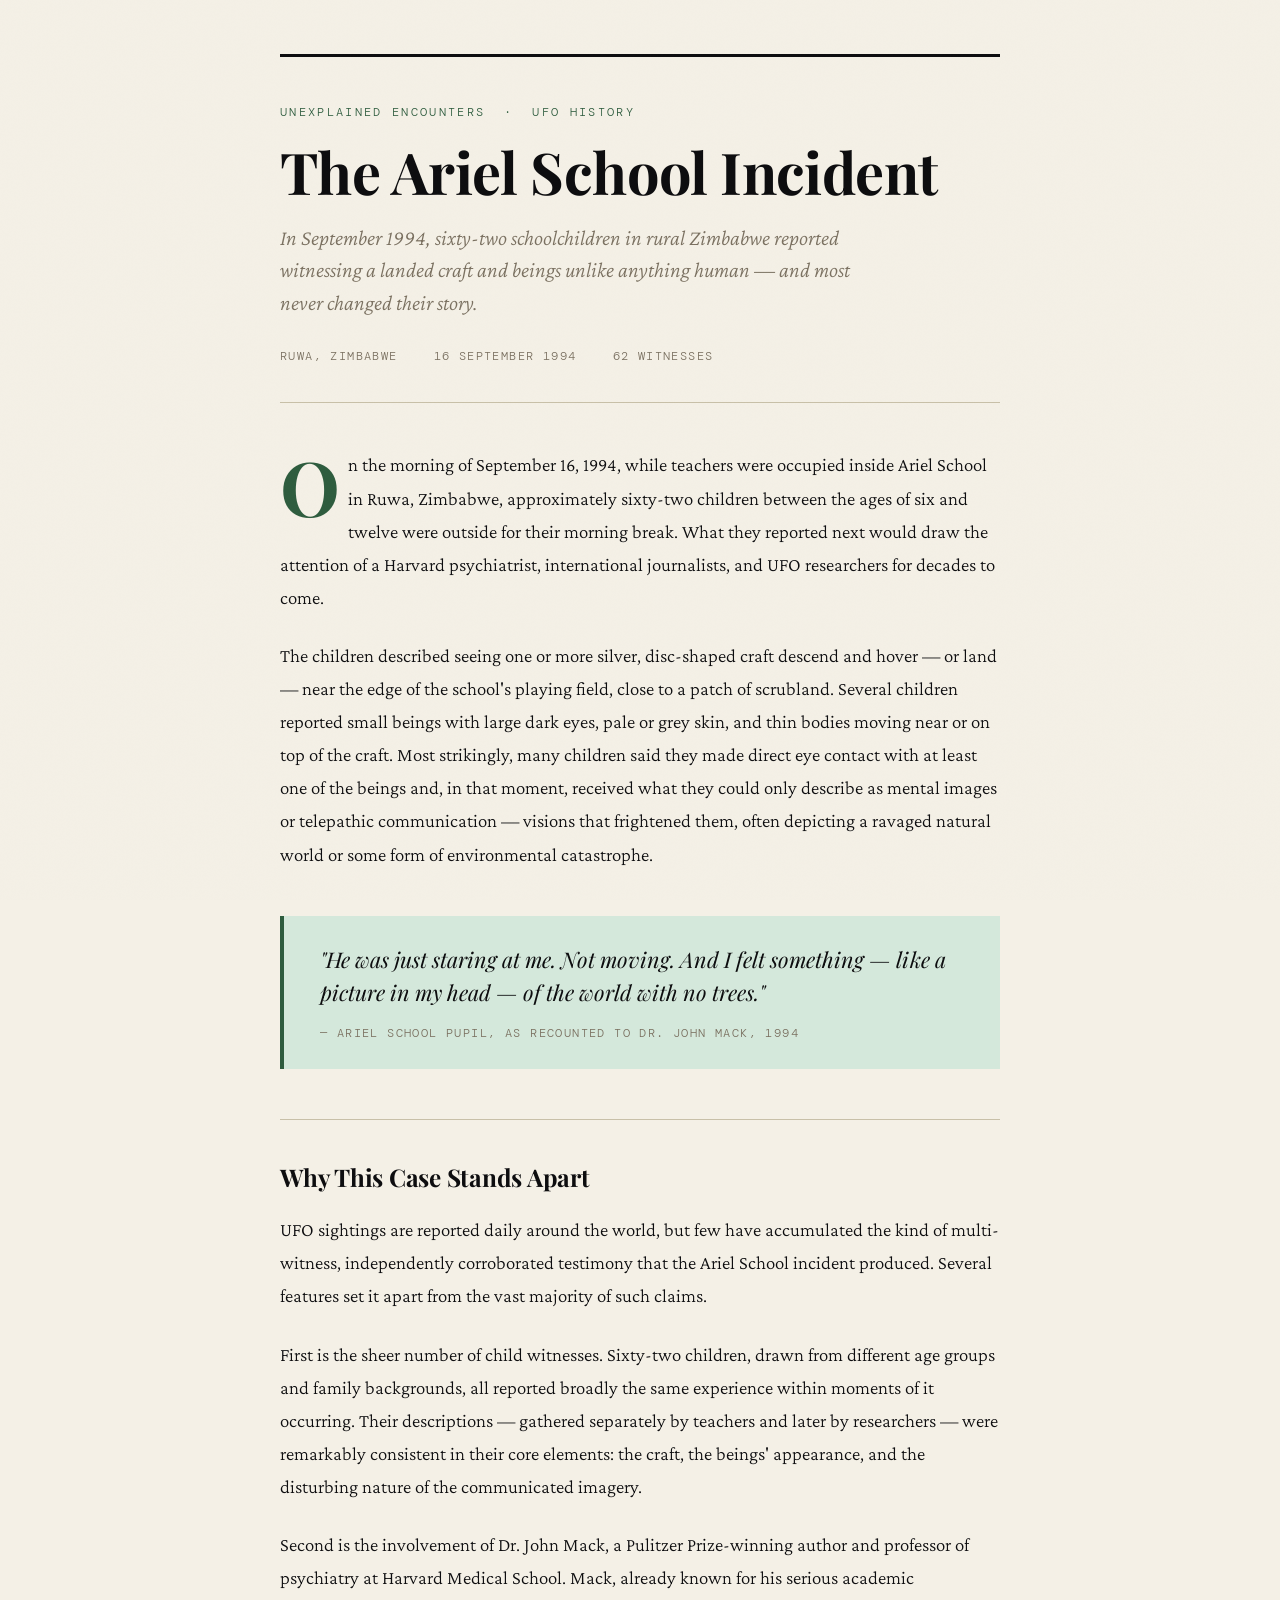
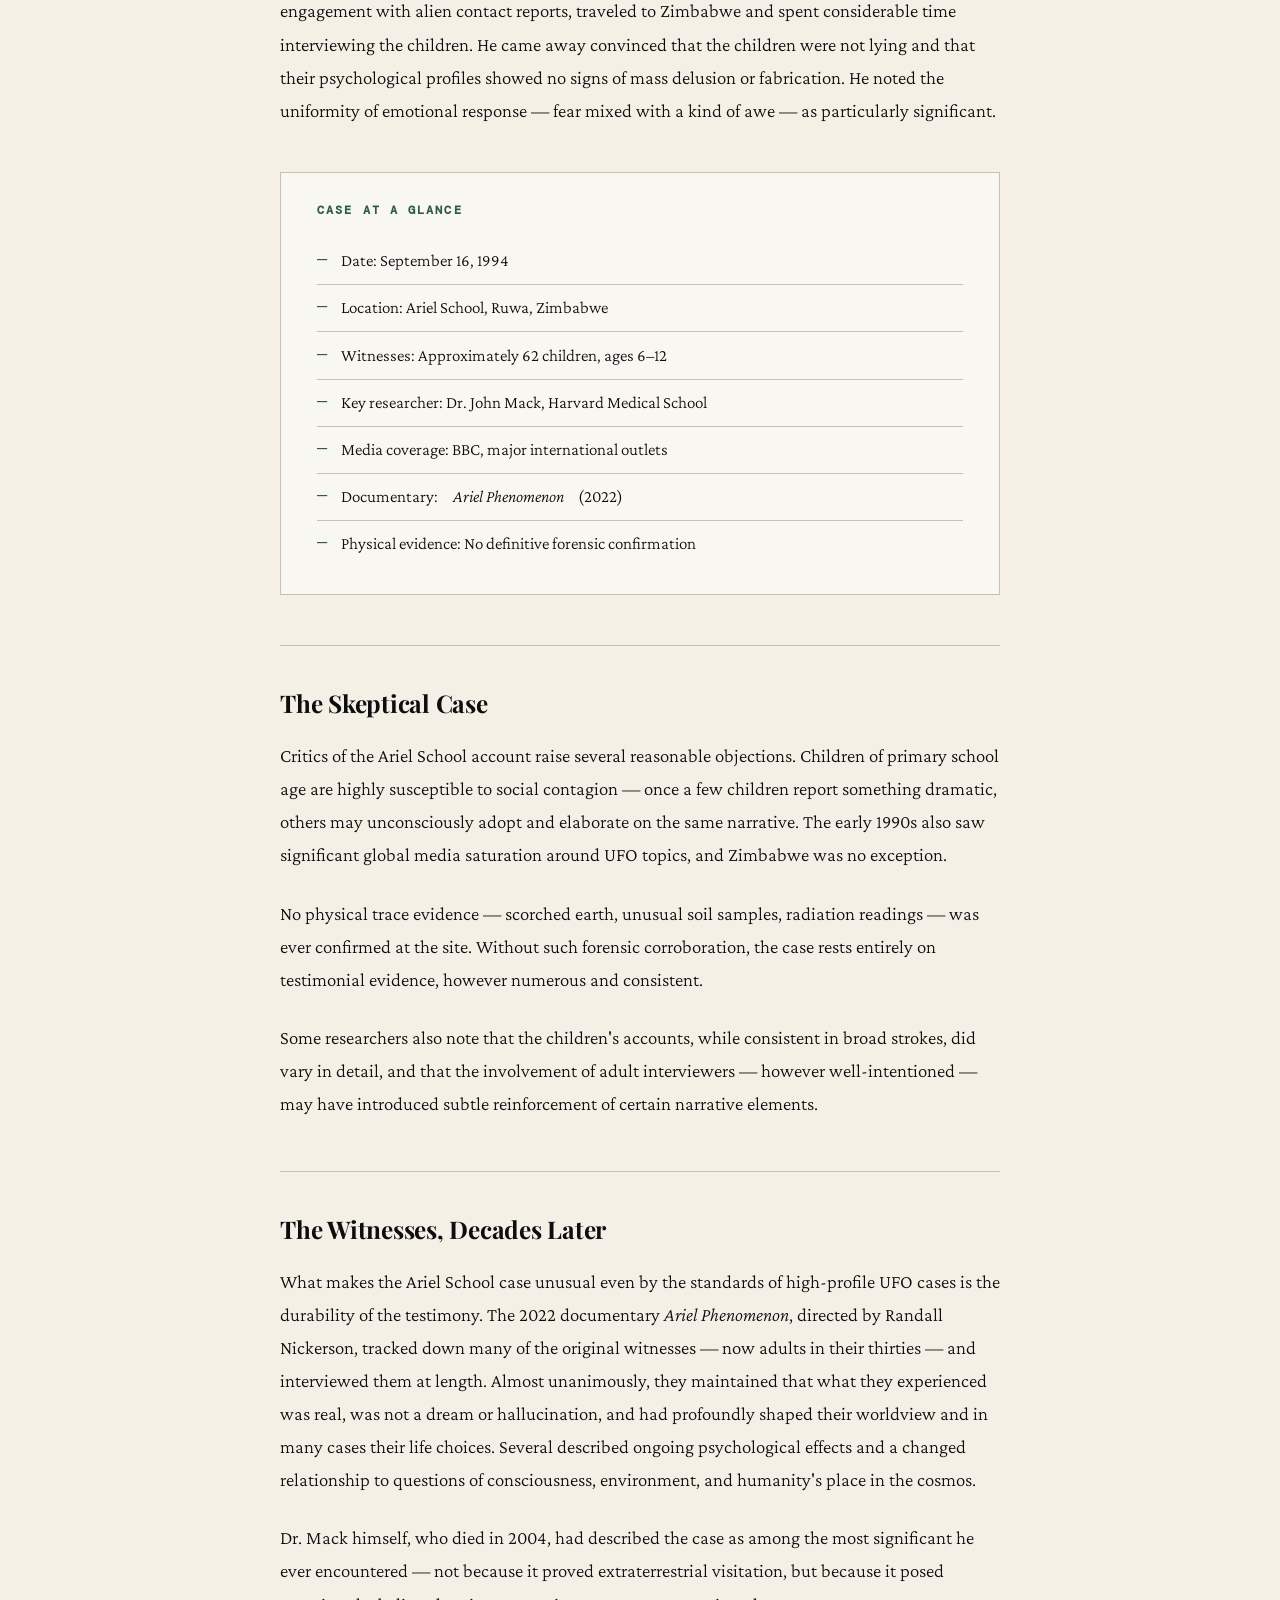
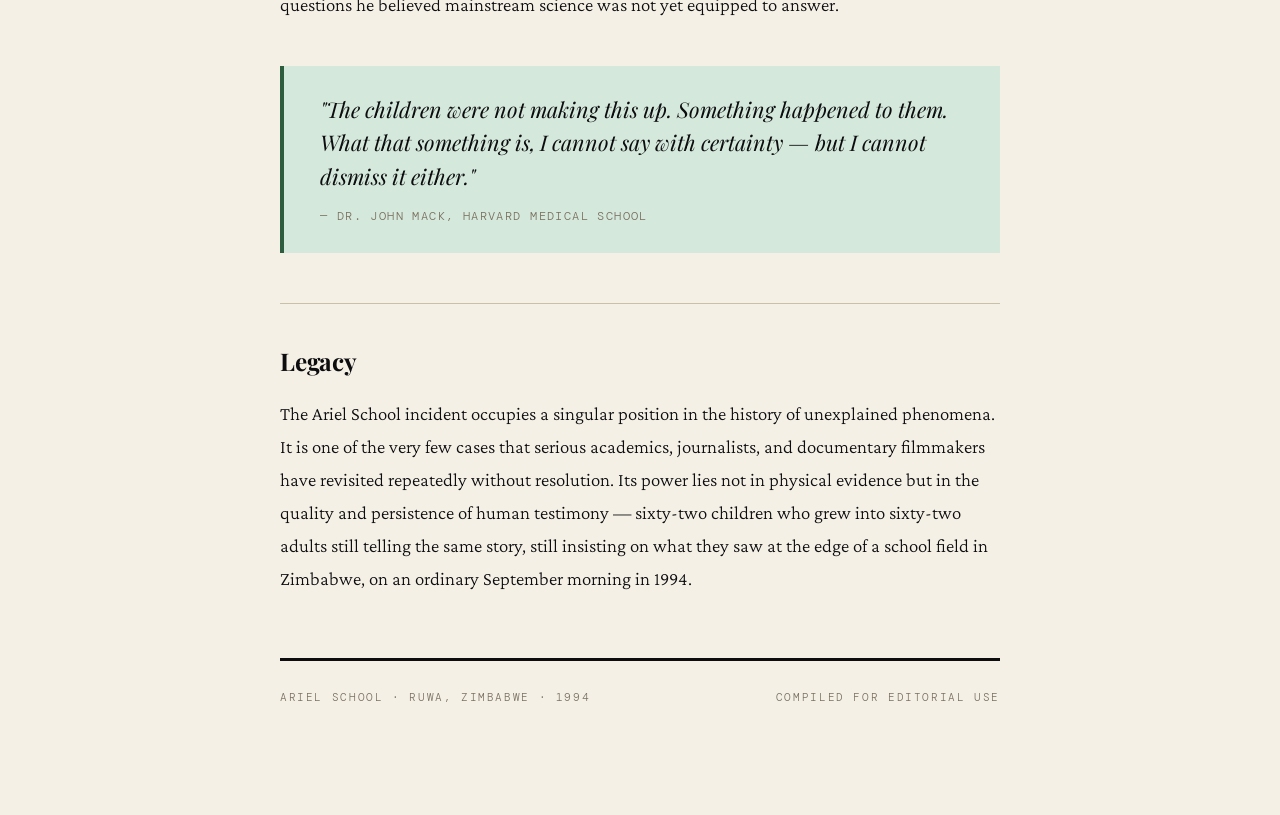
<file: data/normal/Alien Contact/ariel_school_incident.html>
<!DOCTYPE html>
<html lang="en">
<head>
  <meta charset="UTF-8" />
  <meta name="viewport" content="width=device-width, initial-scale=1.0" />
  <title>The Ariel School Incident — Ruwa, Zimbabwe, 1994</title>
  <link href="https://fonts.googleapis.com/css2?family=Playfair+Display:ital,wght@0,400;0,700;1,400&family=DM+Mono:wght@300;400&family=Crimson+Pro:ital,wght@0,300;0,400;1,300&display=swap" rel="stylesheet" />
  <style>
    :root {
      --ink: #0d0d0f;
      --paper: #f4f0e6;
      --accent: #2e5c3e;
      --muted: #7a7060;
      --rule: #c8c0a8;
      --highlight: #d4e8db;
    }

    *, *::before, *::after { box-sizing: border-box; margin: 0; padding: 0; }

    html { font-size: 18px; }

    body {
      background-color: var(--paper);
      color: var(--ink);
      font-family: 'Crimson Pro', Georgia, serif;
      font-weight: 300;
      line-height: 1.75;
      padding: 3rem 1.5rem 6rem;
      position: relative;
      overflow-x: hidden;
    }

    /* Subtle grain overlay */
    body::before {
      content: '';
      position: fixed;
      inset: 0;
      background-image: url("data:image/svg+xml,%3Csvg xmlns='http://www.w3.org/2000/svg' width='300' height='300'%3E%3Cfilter id='n'%3E%3CfeTurbulence type='fractalNoise' baseFrequency='0.75' numOctaves='4' stitchTiles='stitch'/%3E%3C/filter%3E%3Crect width='300' height='300' filter='url(%23n)' opacity='0.03'/%3E%3C/svg%3E");
      pointer-events: none;
      z-index: 1000;
      opacity: 0.4;
    }

    article {
      max-width: 720px;
      margin: 0 auto;
    }

    /* Header */
    .article-header {
      border-top: 3px solid var(--ink);
      border-bottom: 1px solid var(--rule);
      padding: 2.5rem 0 2rem;
      margin-bottom: 2.5rem;
      position: relative;
    }

    .kicker {
      font-family: 'DM Mono', monospace;
      font-size: 0.65rem;
      letter-spacing: 0.2em;
      text-transform: uppercase;
      color: var(--accent);
      margin-bottom: 1rem;
    }

    h1 {
      font-family: 'Playfair Display', serif;
      font-size: clamp(2rem, 5vw, 3.2rem);
      font-weight: 700;
      line-height: 1.1;
      letter-spacing: -0.01em;
      margin-bottom: 1rem;
    }

    .subtitle {
      font-family: 'Crimson Pro', serif;
      font-style: italic;
      font-size: 1.2rem;
      color: var(--muted);
      line-height: 1.5;
      max-width: 580px;
    }

    .meta {
      margin-top: 1.5rem;
      font-family: 'DM Mono', monospace;
      font-size: 0.65rem;
      letter-spacing: 0.12em;
      color: var(--muted);
      text-transform: uppercase;
      display: flex;
      gap: 2rem;
      flex-wrap: wrap;
    }

    /* Drop cap */
    .drop-cap::first-letter {
      font-family: 'Playfair Display', serif;
      font-size: 4.2rem;
      font-weight: 700;
      float: left;
      line-height: 0.82;
      margin-right: 0.1em;
      margin-top: 0.08em;
      color: var(--accent);
    }

    p {
      margin-bottom: 1.4rem;
      font-size: 1.05rem;
    }

    /* Section headings */
    h2 {
      font-family: 'Playfair Display', serif;
      font-size: 1.35rem;
      font-weight: 700;
      margin: 2.8rem 0 0.8rem;
      padding-top: 2rem;
      border-top: 1px solid var(--rule);
      letter-spacing: -0.01em;
    }

    /* Pull quote */
    blockquote {
      margin: 2.5rem 0;
      padding: 1.5rem 2rem;
      background: var(--highlight);
      border-left: 4px solid var(--accent);
      font-family: 'Playfair Display', serif;
      font-style: italic;
      font-size: 1.2rem;
      line-height: 1.55;
      color: var(--ink);
    }

    blockquote cite {
      display: block;
      margin-top: 0.8rem;
      font-family: 'DM Mono', monospace;
      font-style: normal;
      font-size: 0.65rem;
      letter-spacing: 0.12em;
      text-transform: uppercase;
      color: var(--muted);
    }

    /* Fact box */
    .fact-box {
      margin: 2.5rem 0;
      padding: 1.5rem 2rem;
      border: 1px solid var(--rule);
      background: rgba(255,255,255,0.45);
    }

    .fact-box h3 {
      font-family: 'DM Mono', monospace;
      font-size: 0.65rem;
      letter-spacing: 0.18em;
      text-transform: uppercase;
      color: var(--accent);
      margin-bottom: 1rem;
    }

    .fact-box ul {
      list-style: none;
      padding: 0;
    }

    .fact-box ul li {
      font-size: 0.95rem;
      padding: 0.45rem 0;
      border-bottom: 1px solid var(--rule);
      display: flex;
      gap: 0.8rem;
      align-items: baseline;
    }

    .fact-box ul li:last-child { border-bottom: none; }

    .fact-box ul li::before {
      content: '—';
      color: var(--accent);
      flex-shrink: 0;
      font-family: 'DM Mono', monospace;
    }

    /* Footer rule */
    .article-footer {
      margin-top: 3.5rem;
      padding-top: 1.5rem;
      border-top: 3px solid var(--ink);
      font-family: 'DM Mono', monospace;
      font-size: 0.6rem;
      letter-spacing: 0.15em;
      text-transform: uppercase;
      color: var(--muted);
      display: flex;
      justify-content: space-between;
      flex-wrap: wrap;
      gap: 0.5rem;
    }

    /* Fade-in animation */
    @keyframes fadeUp {
      from { opacity: 0; transform: translateY(18px); }
      to   { opacity: 1; transform: translateY(0); }
    }

    article { animation: fadeUp 0.8s ease both; }
  </style>
</head>
<body>
<article>

  <header class="article-header">
    <p class="kicker">Unexplained Encounters &nbsp;·&nbsp; UFO History</p>
    <h1>The Ariel School Incident</h1>
    <p class="subtitle">In September 1994, sixty-two schoolchildren in rural Zimbabwe reported witnessing a landed craft and beings unlike anything human — and most never changed their story.</p>
    <div class="meta">
      <span>Ruwa, Zimbabwe</span>
      <span>16 September 1994</span>
      <span>62 Witnesses</span>
    </div>
  </header>

  <p class="drop-cap">On the morning of September 16, 1994, while teachers were occupied inside Ariel School in Ruwa, Zimbabwe, approximately sixty-two children between the ages of six and twelve were outside for their morning break. What they reported next would draw the attention of a Harvard psychiatrist, international journalists, and UFO researchers for decades to come.</p>

  <p>The children described seeing one or more silver, disc-shaped craft descend and hover — or land — near the edge of the school's playing field, close to a patch of scrubland. Several children reported small beings with large dark eyes, pale or grey skin, and thin bodies moving near or on top of the craft. Most strikingly, many children said they made direct eye contact with at least one of the beings and, in that moment, received what they could only describe as mental images or telepathic communication — visions that frightened them, often depicting a ravaged natural world or some form of environmental catastrophe.</p>

  <blockquote>
    "He was just staring at me. Not moving. And I felt something — like a picture in my head — of the world with no trees."
    <cite>— Ariel School pupil, as recounted to Dr. John Mack, 1994</cite>
  </blockquote>

  <h2>Why This Case Stands Apart</h2>

  <p>UFO sightings are reported daily around the world, but few have accumulated the kind of multi-witness, independently corroborated testimony that the Ariel School incident produced. Several features set it apart from the vast majority of such claims.</p>

  <p>First is the sheer number of child witnesses. Sixty-two children, drawn from different age groups and family backgrounds, all reported broadly the same experience within moments of it occurring. Their descriptions — gathered separately by teachers and later by researchers — were remarkably consistent in their core elements: the craft, the beings' appearance, and the disturbing nature of the communicated imagery.</p>

  <p>Second is the involvement of Dr. John Mack, a Pulitzer Prize-winning author and professor of psychiatry at Harvard Medical School. Mack, already known for his serious academic engagement with alien contact reports, traveled to Zimbabwe and spent considerable time interviewing the children. He came away convinced that the children were not lying and that their psychological profiles showed no signs of mass delusion or fabrication. He noted the uniformity of emotional response — fear mixed with a kind of awe — as particularly significant.</p>

  <div class="fact-box">
    <h3>Case at a Glance</h3>
    <ul>
      <li>Date: September 16, 1994</li>
      <li>Location: Ariel School, Ruwa, Zimbabwe</li>
      <li>Witnesses: Approximately 62 children, ages 6–12</li>
      <li>Key researcher: Dr. John Mack, Harvard Medical School</li>
      <li>Media coverage: BBC, major international outlets</li>
      <li>Documentary: <em>Ariel Phenomenon</em> (2022)</li>
      <li>Physical evidence: No definitive forensic confirmation</li>
    </ul>
  </div>

  <h2>The Skeptical Case</h2>

  <p>Critics of the Ariel School account raise several reasonable objections. Children of primary school age are highly susceptible to social contagion — once a few children report something dramatic, others may unconsciously adopt and elaborate on the same narrative. The early 1990s also saw significant global media saturation around UFO topics, and Zimbabwe was no exception.</p>

  <p>No physical trace evidence — scorched earth, unusual soil samples, radiation readings — was ever confirmed at the site. Without such forensic corroboration, the case rests entirely on testimonial evidence, however numerous and consistent.</p>

  <p>Some researchers also note that the children's accounts, while consistent in broad strokes, did vary in detail, and that the involvement of adult interviewers — however well-intentioned — may have introduced subtle reinforcement of certain narrative elements.</p>

  <h2>The Witnesses, Decades Later</h2>

  <p>What makes the Ariel School case unusual even by the standards of high-profile UFO cases is the durability of the testimony. The 2022 documentary <em>Ariel Phenomenon</em>, directed by Randall Nickerson, tracked down many of the original witnesses — now adults in their thirties — and interviewed them at length. Almost unanimously, they maintained that what they experienced was real, was not a dream or hallucination, and had profoundly shaped their worldview and in many cases their life choices. Several described ongoing psychological effects and a changed relationship to questions of consciousness, environment, and humanity's place in the cosmos.</p>

  <p>Dr. Mack himself, who died in 2004, had described the case as among the most significant he ever encountered — not because it proved extraterrestrial visitation, but because it posed questions he believed mainstream science was not yet equipped to answer.</p>

  <blockquote>
    "The children were not making this up. Something happened to them. What that something is, I cannot say with certainty — but I cannot dismiss it either."
    <cite>— Dr. John Mack, Harvard Medical School</cite>
  </blockquote>

  <h2>Legacy</h2>

  <p>The Ariel School incident occupies a singular position in the history of unexplained phenomena. It is one of the very few cases that serious academics, journalists, and documentary filmmakers have revisited repeatedly without resolution. Its power lies not in physical evidence but in the quality and persistence of human testimony — sixty-two children who grew into sixty-two adults still telling the same story, still insisting on what they saw at the edge of a school field in Zimbabwe, on an ordinary September morning in 1994.</p>

  <footer class="article-footer">
    <span>Ariel School · Ruwa, Zimbabwe · 1994</span>
    <span>Compiled for editorial use</span>
  </footer>

</article>
</body>
</html>
</file>
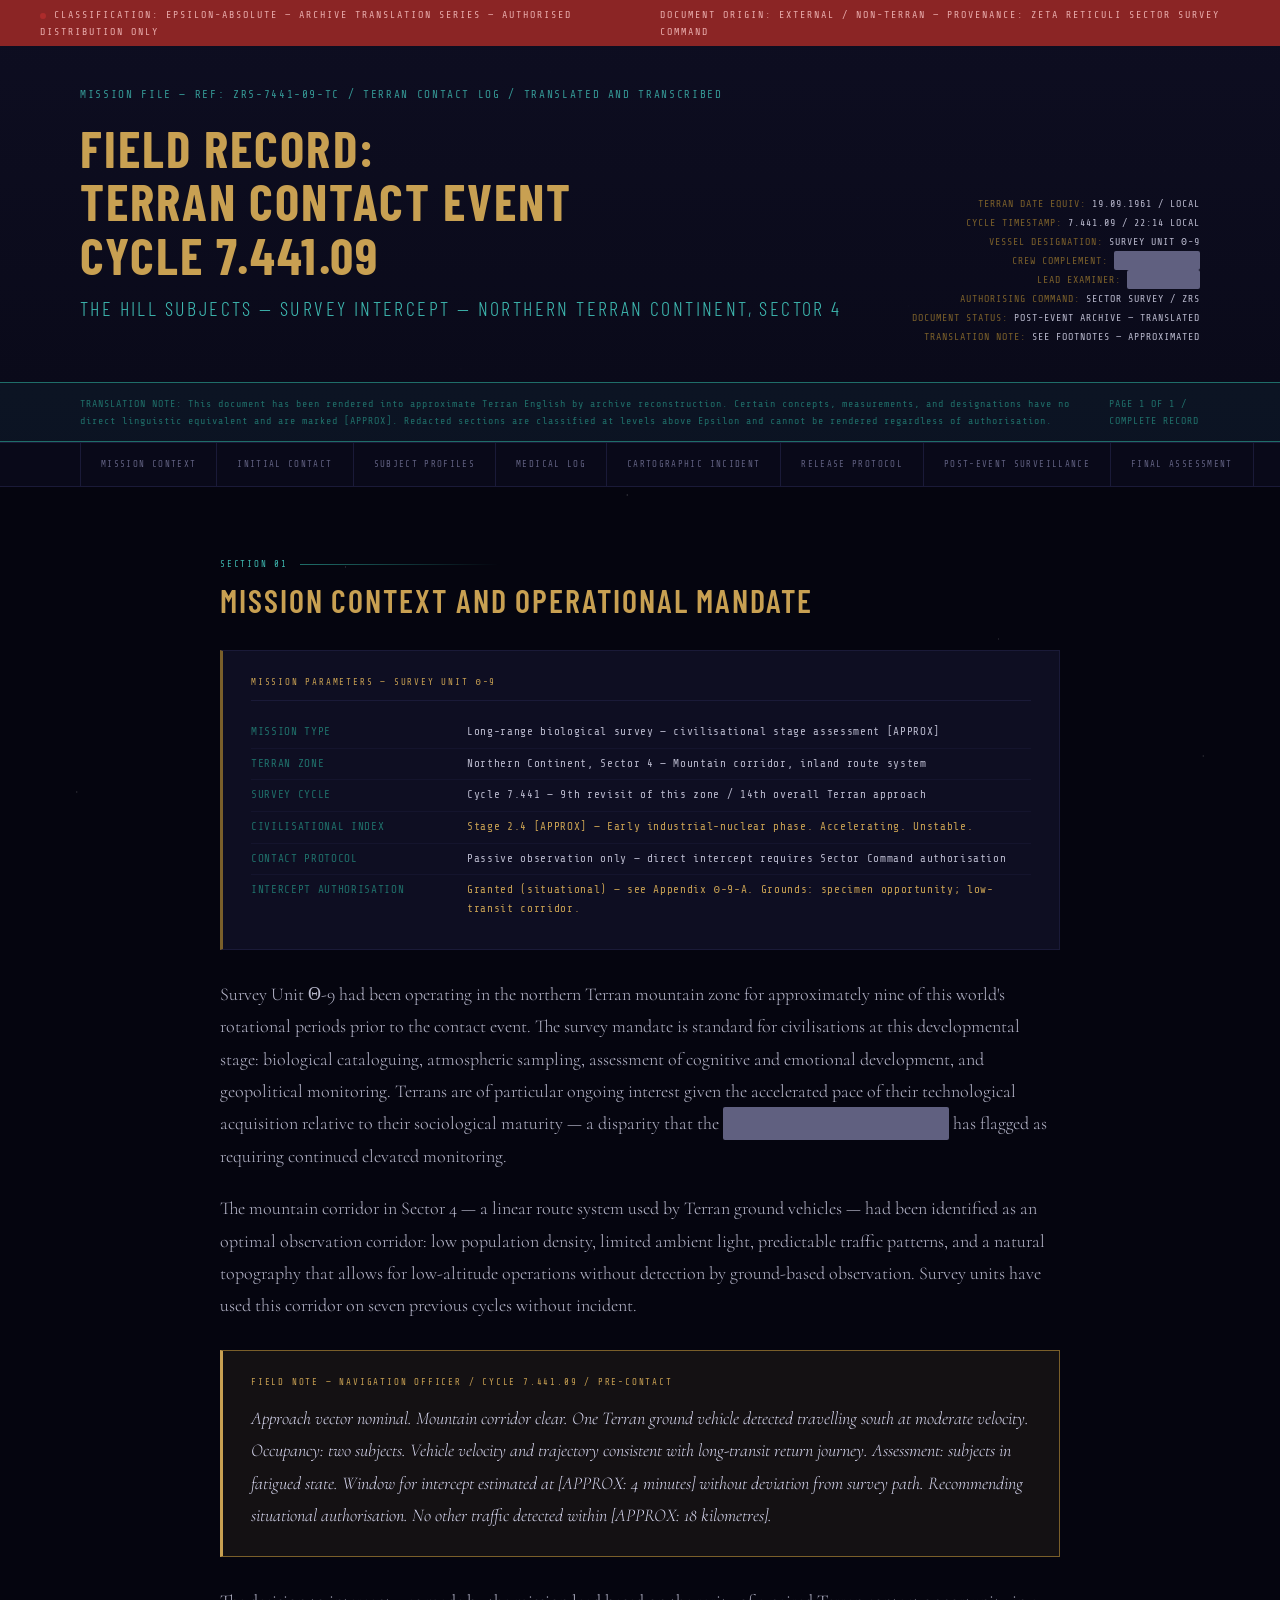
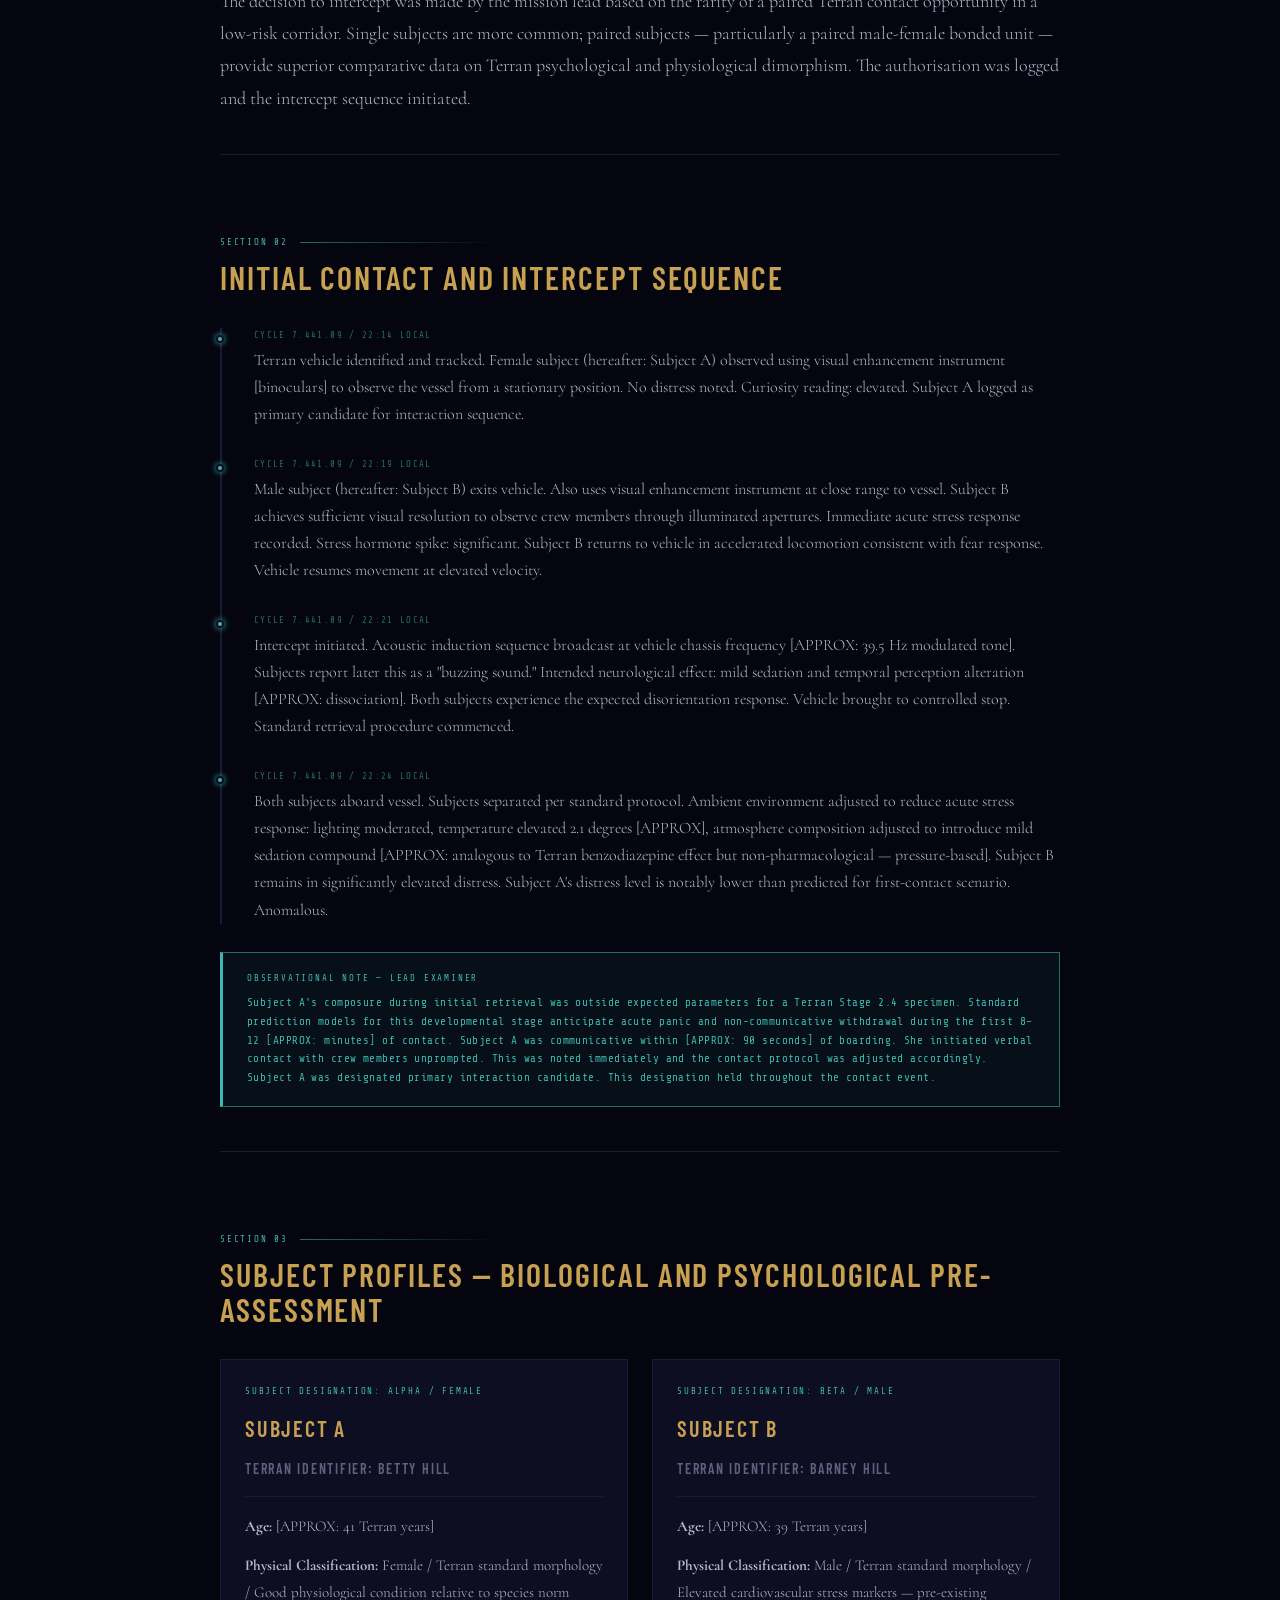
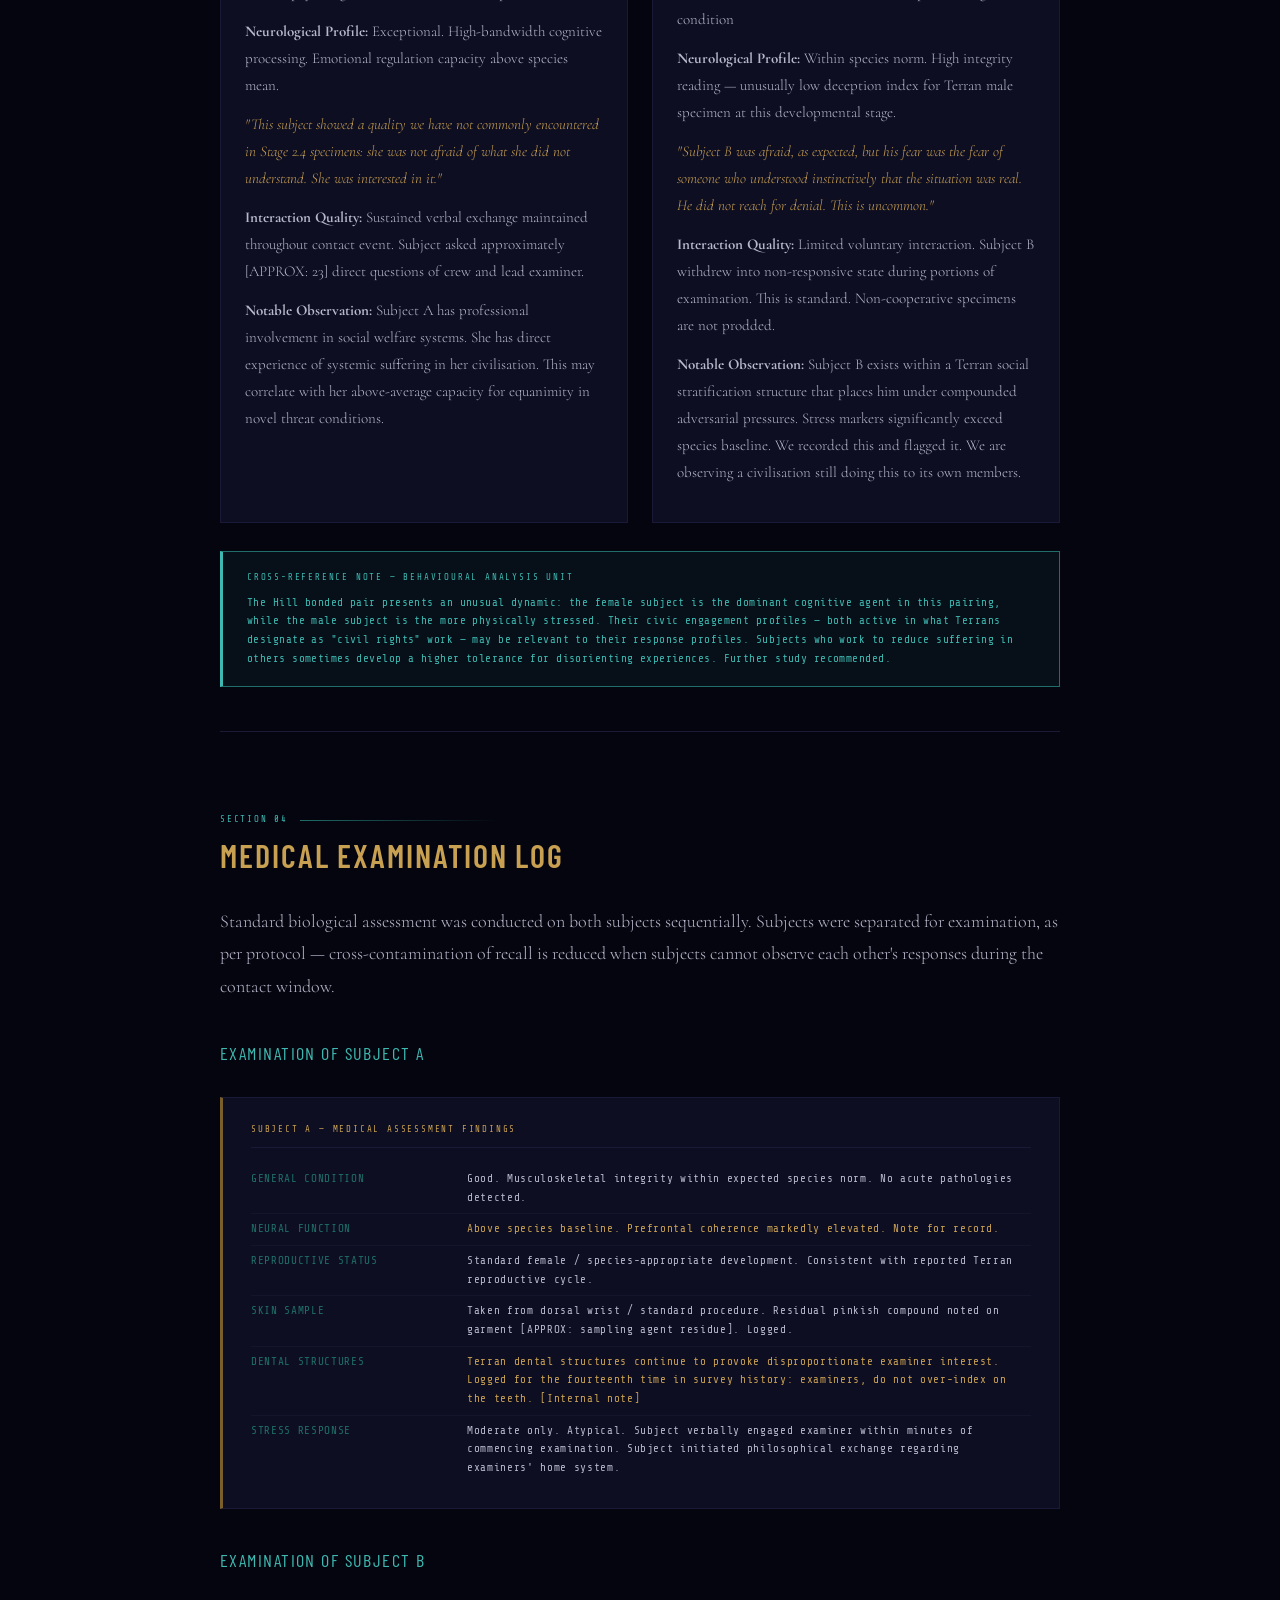
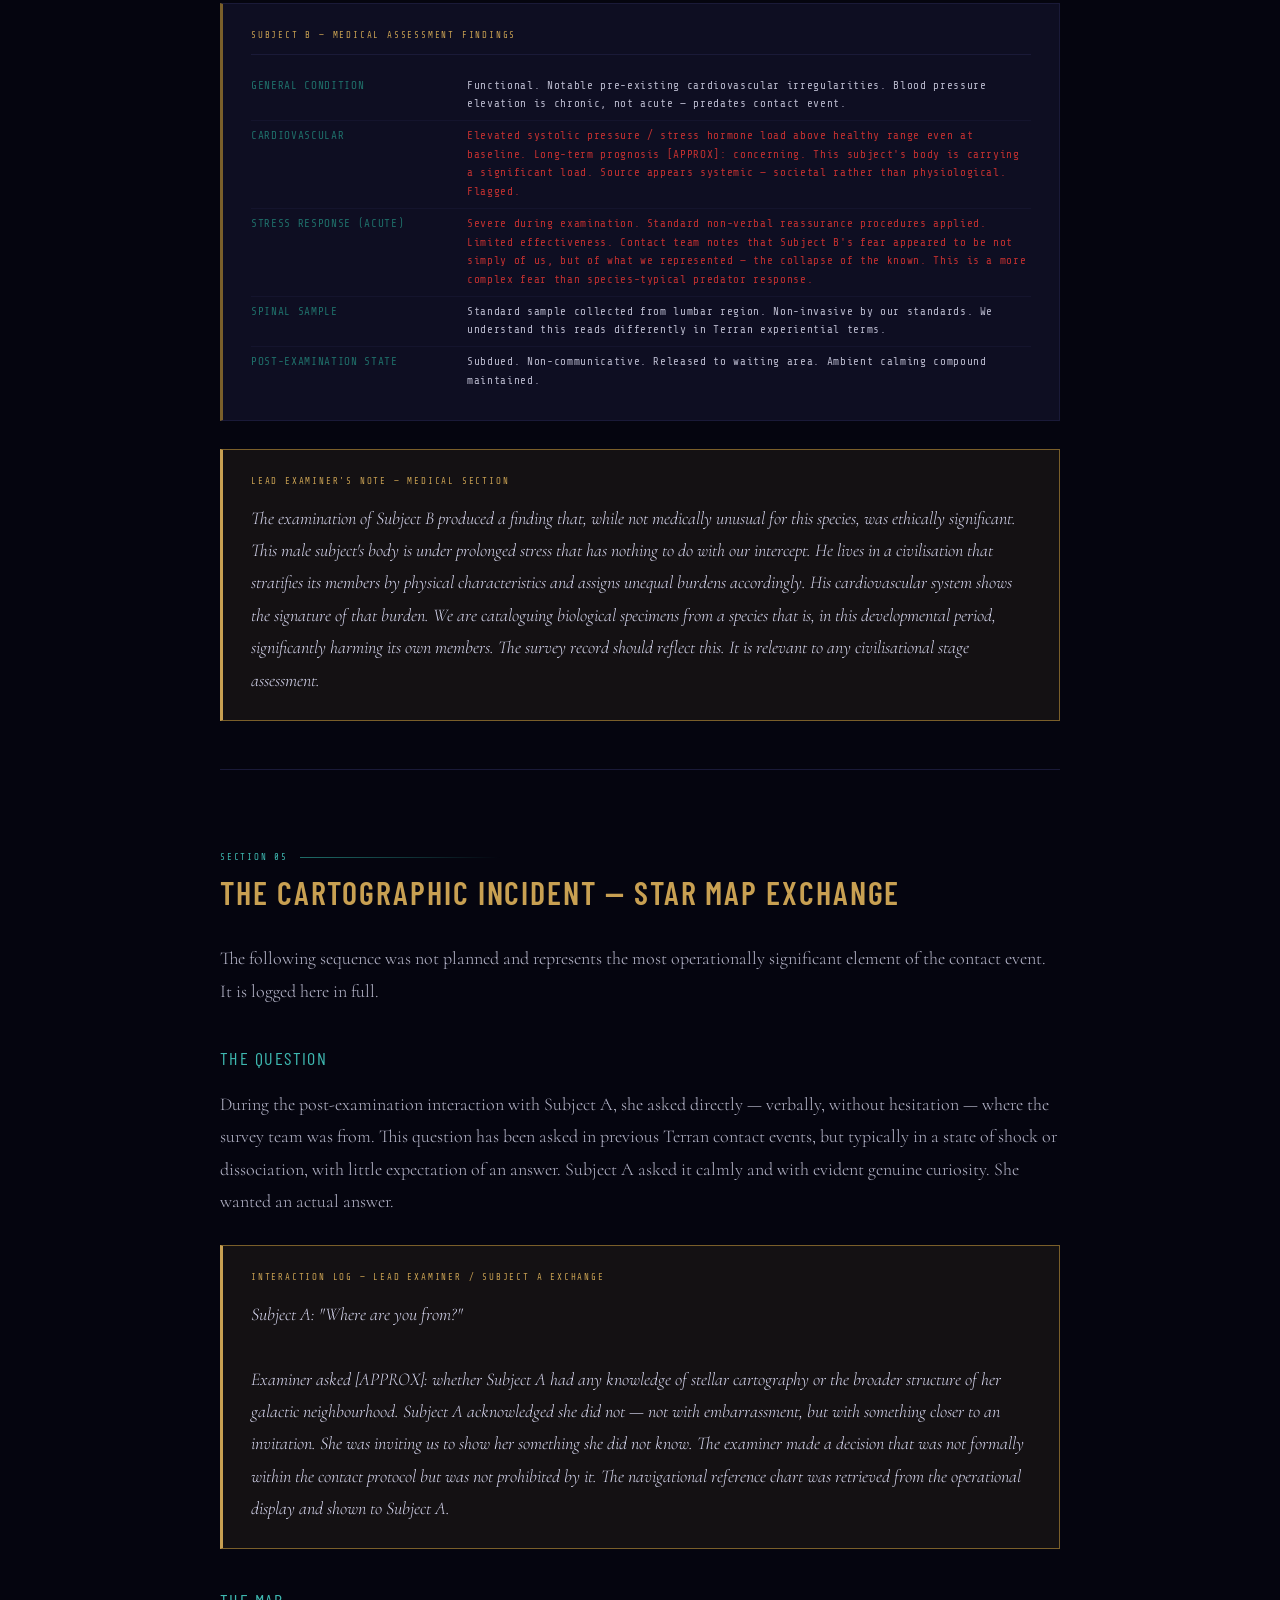
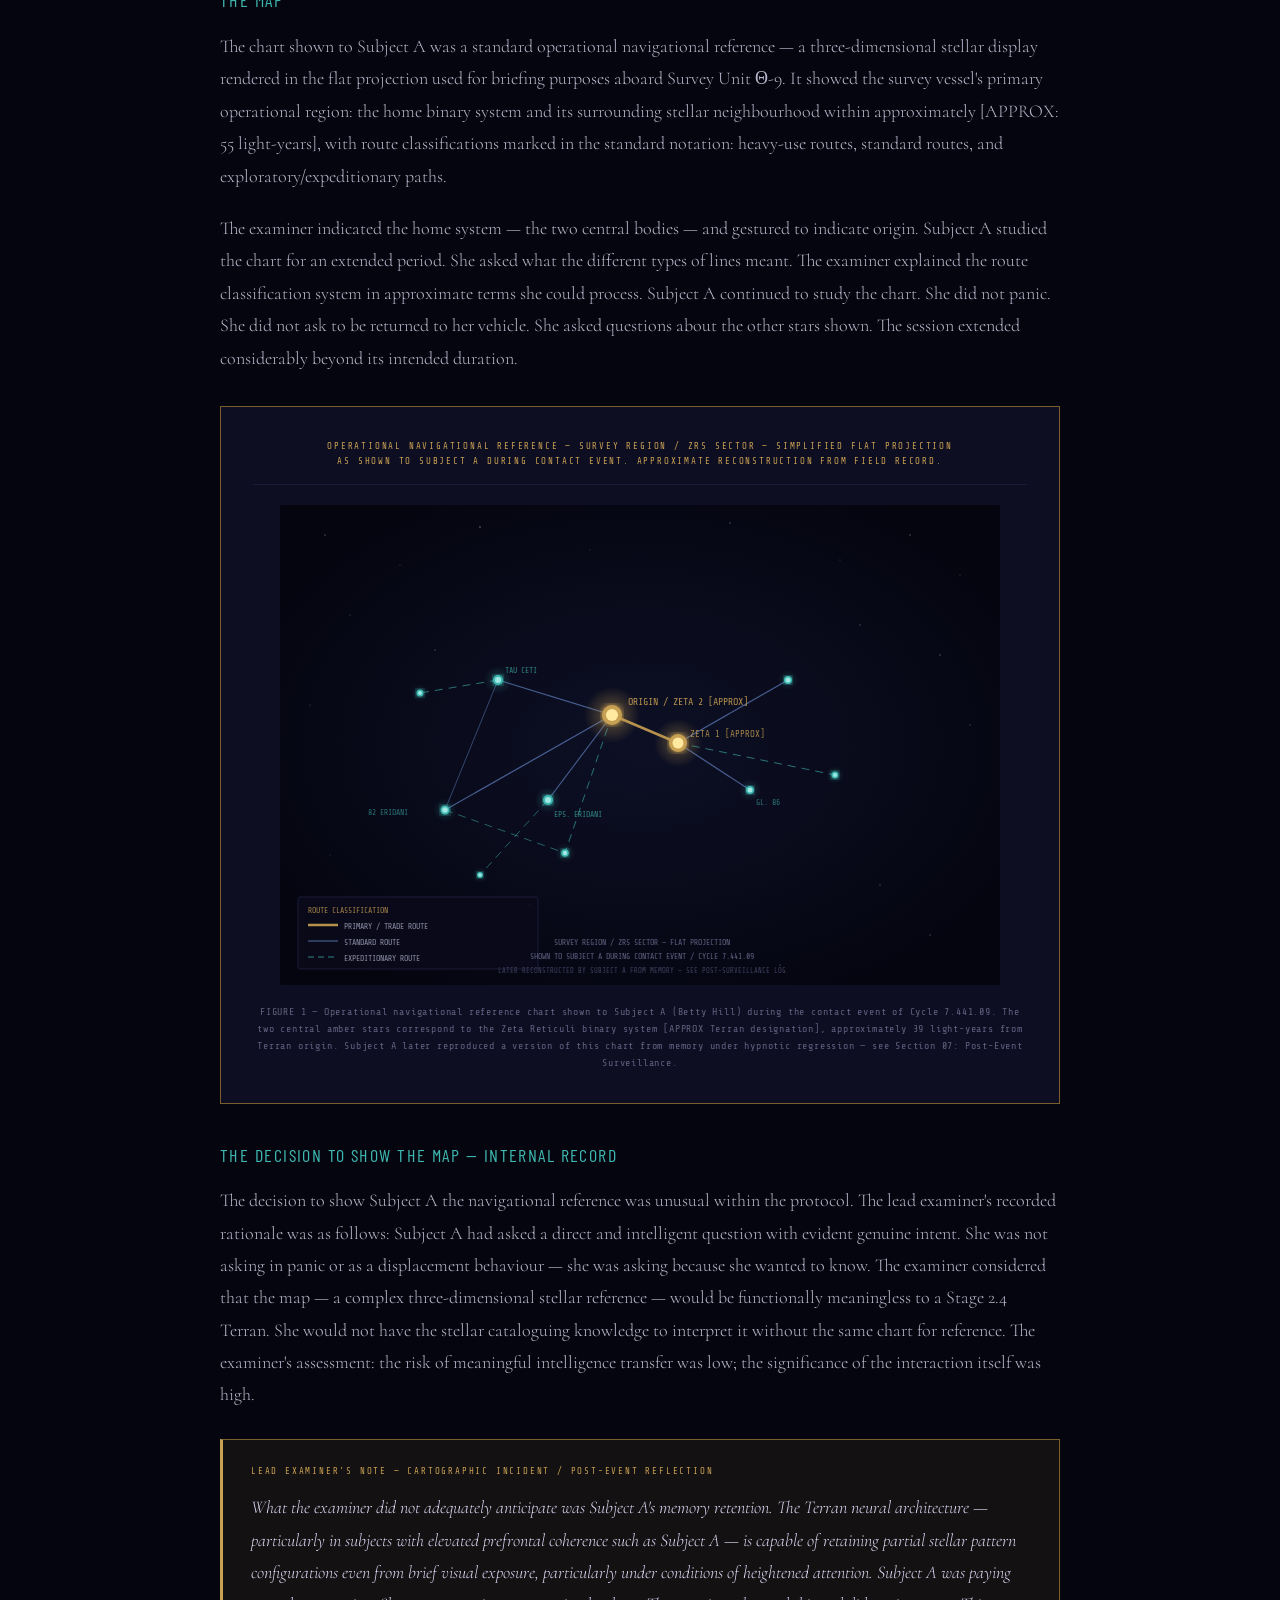
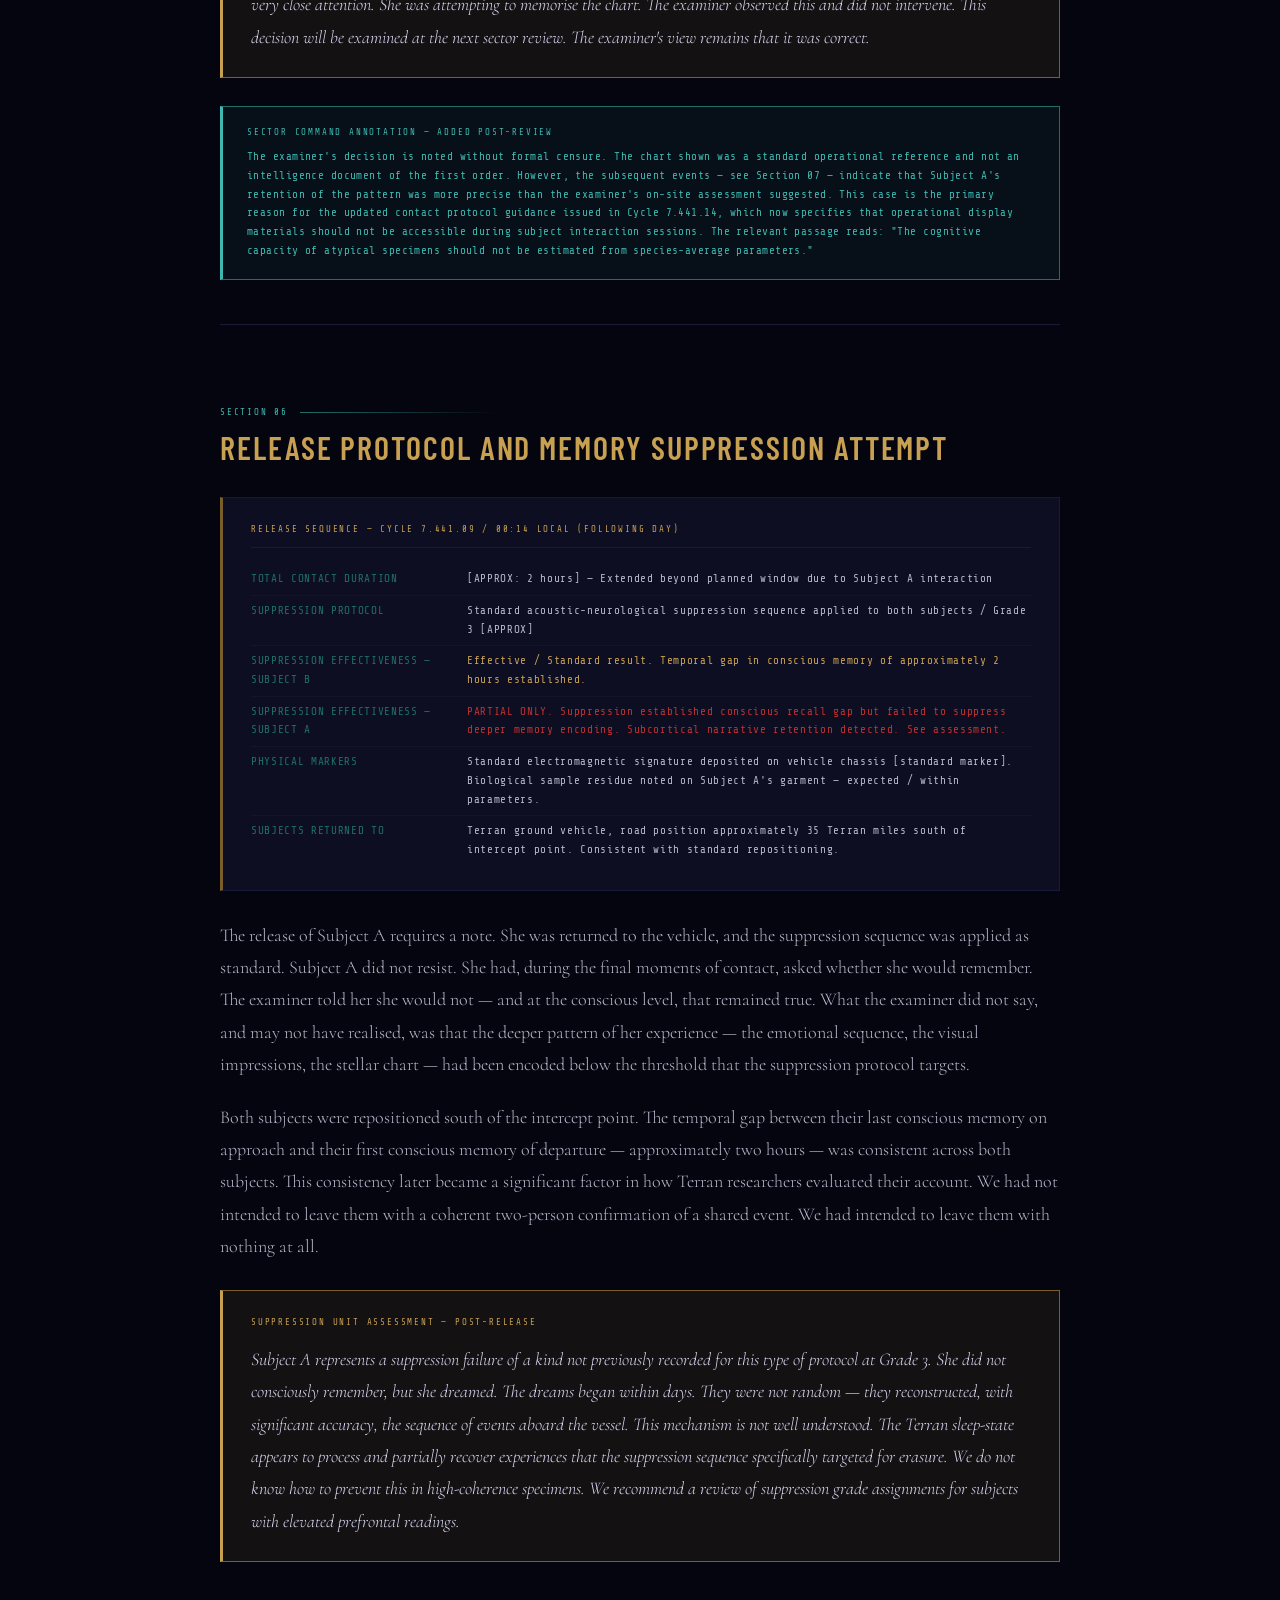
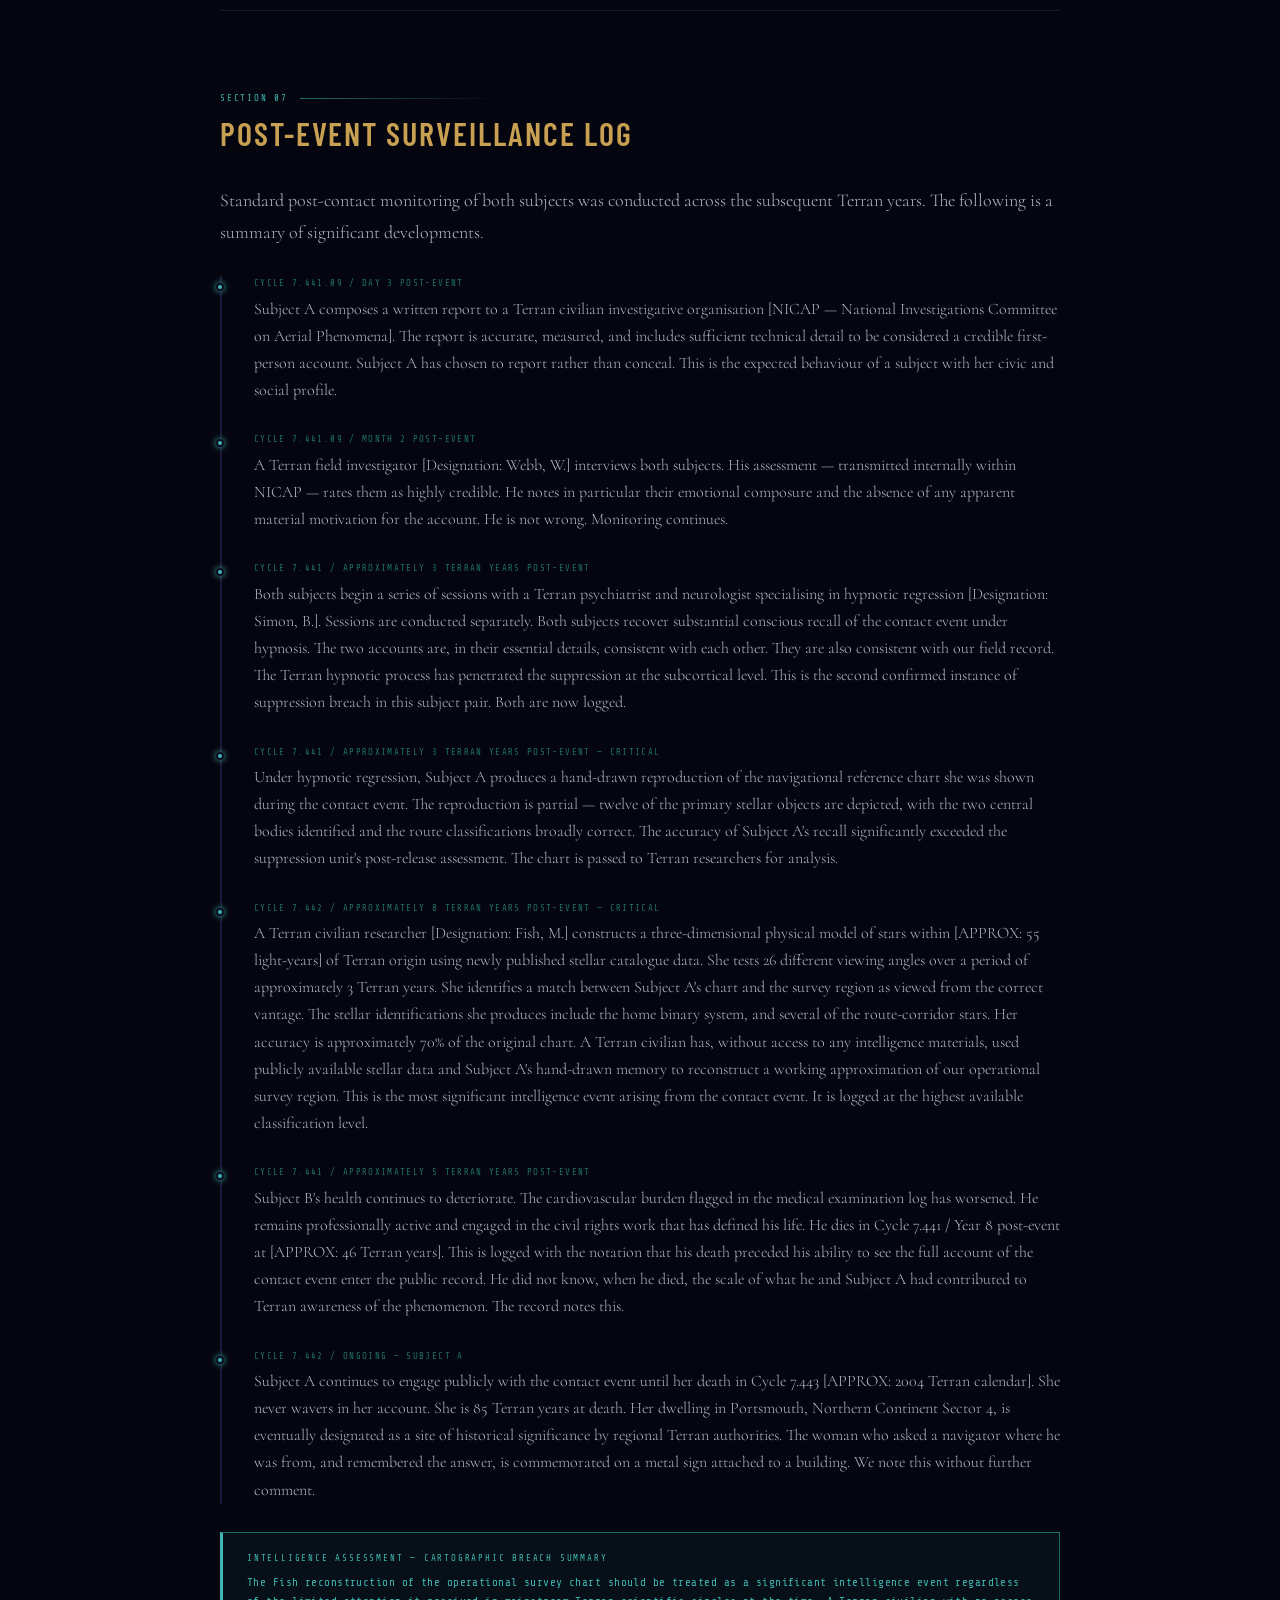
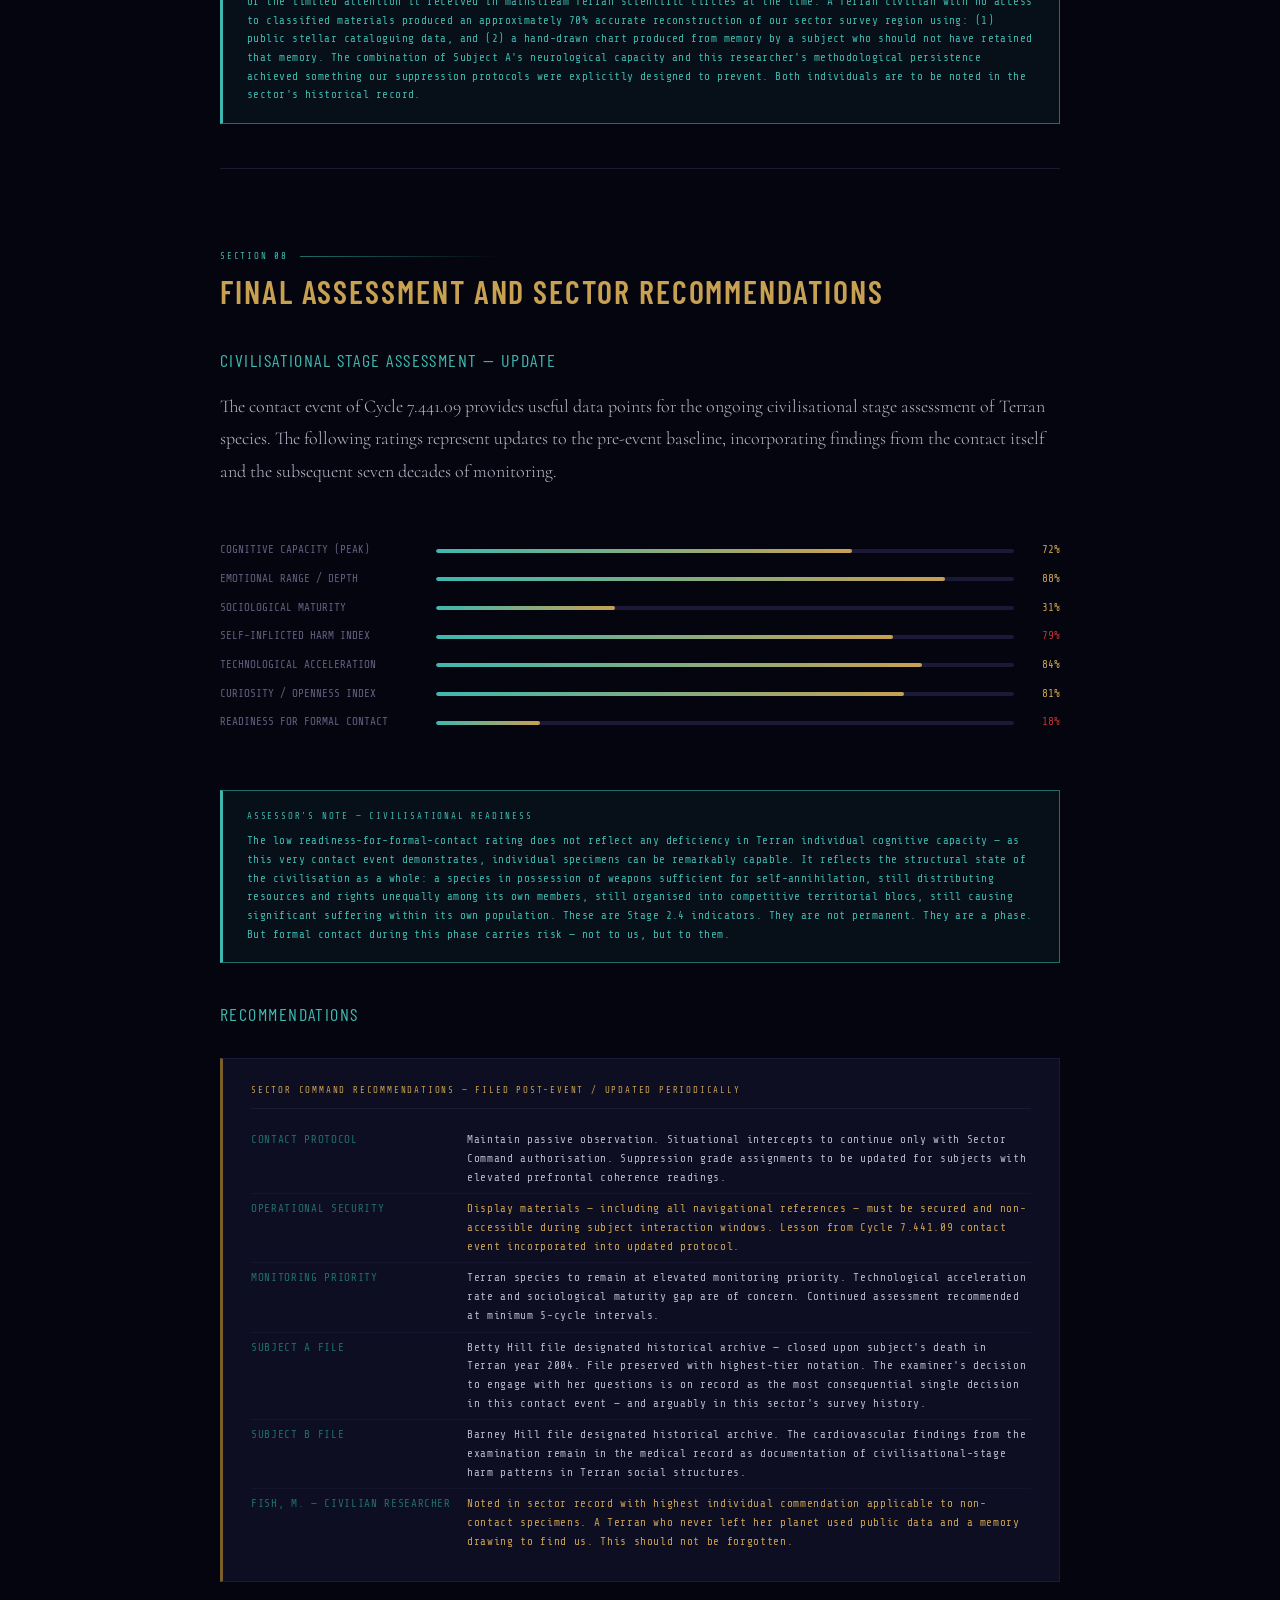
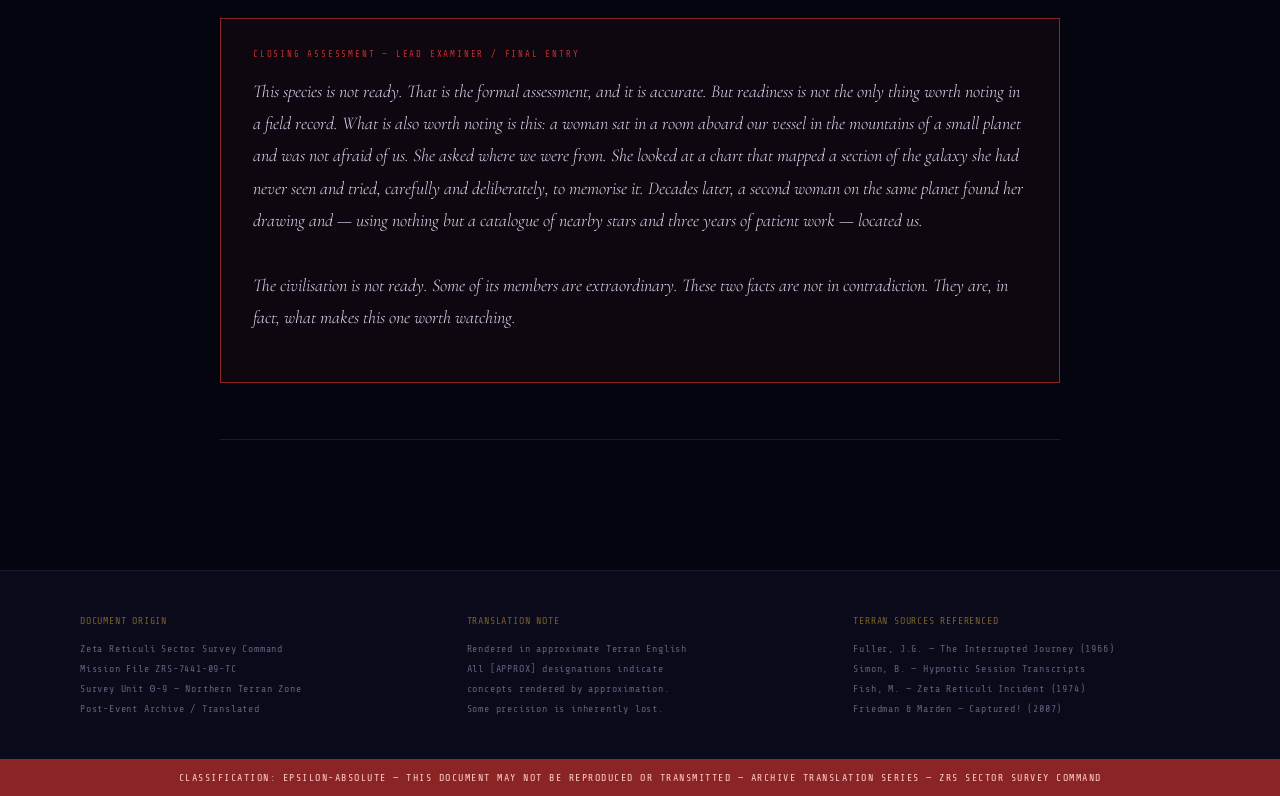
<file: data/normal/Alien Contact/hill_alien_report.html>
<!DOCTYPE html>
<html lang="en">
<head>
<meta charset="UTF-8">
<meta name="viewport" content="width=device-width, initial-scale=1.0">
<title>FIELD RECORD — TERRAN CONTACT EVENT / CYCLE 7.441.09 — TRANSLATED ARCHIVE</title>
<link href="https://fonts.googleapis.com/css2?family=Share+Tech+Mono&family=Cormorant:ital,wght@0,300;0,400;0,600;1,300;1,400&family=Barlow+Condensed:wght@300;400;600;700&display=swap" rel="stylesheet">
<style>

  :root {
    --void: #05050f;
    --deep: #0a0a1a;
    --panel: #0e0e22;
    --border: #1a1a38;
    --amber: #c8a052;
    --amber-dim: #7a5f2a;
    --amber-glow: rgba(200, 160, 82, 0.08);
    --teal: #3eb8b0;
    --teal-dim: #1f6e69;
    --teal-glow: rgba(62, 184, 176, 0.06);
    --text: #b8b8cc;
    --text-dim: #606080;
    --text-bright: #d8d8f0;
    --red: #8b2525;
    --red-bright: #c03030;
    --white: #e8e8f8;
    --mono: 'Share Tech Mono', monospace;
    --serif: 'Cormorant', serif;
    --cond: 'Barlow Condensed', sans-serif;
  }

  *, *::before, *::after { box-sizing: border-box; margin: 0; padding: 0; }

  html { scroll-behavior: smooth; }

  body {
    background: var(--void);
    color: var(--text);
    font-family: var(--serif);
    font-size: 18px;
    line-height: 1.7;
    overflow-x: hidden;
  }

  /* ── STARFIELD ── */
  body::before {
    content: '';
    position: fixed;
    inset: 0;
    background-image:
      radial-gradient(1px 1px at 12% 14%, rgba(255,255,255,0.4) 0%, transparent 100%),
      radial-gradient(1px 1px at 27% 63%, rgba(255,255,255,0.25) 0%, transparent 100%),
      radial-gradient(1px 1px at 43% 8%, rgba(255,255,255,0.35) 0%, transparent 100%),
      radial-gradient(1px 1px at 58% 77%, rgba(255,255,255,0.3) 0%, transparent 100%),
      radial-gradient(1px 1px at 71% 34%, rgba(255,255,255,0.4) 0%, transparent 100%),
      radial-gradient(1px 1px at 83% 52%, rgba(255,255,255,0.2) 0%, transparent 100%),
      radial-gradient(1px 1px at 91% 19%, rgba(255,255,255,0.35) 0%, transparent 100%),
      radial-gradient(1px 1px at 6%  88%, rgba(255,255,255,0.25) 0%, transparent 100%),
      radial-gradient(2px 2px at 36% 41%, rgba(200,160,82,0.3) 0%, transparent 100%),
      radial-gradient(2px 2px at 67% 22%, rgba(62,184,176,0.25) 0%, transparent 100%),
      radial-gradient(1px 1px at 49% 55%, rgba(255,255,255,0.3) 0%, transparent 100%),
      radial-gradient(1px 1px at 78% 71%, rgba(255,255,255,0.2) 0%, transparent 100%),
      radial-gradient(1px 1px at 22% 39%, rgba(255,255,255,0.3) 0%, transparent 100%),
      radial-gradient(1px 1px at 94% 84%, rgba(255,255,255,0.25) 0%, transparent 100%);
    pointer-events: none;
    z-index: 0;
  }

  /* ── HEADER BAND ── */
  .site-header {
    position: relative;
    border-bottom: 1px solid var(--border);
    background: linear-gradient(180deg, rgba(14,14,34,0.98) 0%, rgba(10,10,26,0.95) 100%);
    padding: 0;
    z-index: 10;
  }

  .classification-bar {
    background: var(--red);
    padding: 6px 40px;
    display: flex;
    justify-content: space-between;
    align-items: center;
    font-family: var(--mono);
    font-size: 10px;
    letter-spacing: 0.2em;
    color: #ffcccc;
  }

  .classification-bar span { opacity: 0.8; }

  .header-inner {
    padding: 40px 80px 36px;
    display: grid;
    grid-template-columns: 1fr auto;
    gap: 40px;
    align-items: end;
  }

  .mission-id {
    font-family: var(--mono);
    font-size: 11px;
    color: var(--teal);
    letter-spacing: 0.15em;
    margin-bottom: 16px;
    opacity: 0.8;
  }

  .main-title {
    font-family: var(--cond);
    font-weight: 700;
    font-size: clamp(28px, 4vw, 52px);
    color: var(--amber);
    line-height: 1.05;
    letter-spacing: 0.04em;
    text-transform: uppercase;
    margin-bottom: 8px;
  }

  .sub-title {
    font-family: var(--cond);
    font-weight: 300;
    font-size: clamp(14px, 2vw, 20px);
    color: var(--teal);
    letter-spacing: 0.12em;
    text-transform: uppercase;
  }

  .header-meta {
    text-align: right;
  }

  .meta-block {
    font-family: var(--mono);
    font-size: 10px;
    color: var(--text-dim);
    letter-spacing: 0.1em;
    line-height: 1.9;
  }

  .meta-label { color: var(--amber-dim); }
  .meta-value { color: var(--text); }

  .translation-notice {
    background: var(--teal-glow);
    border-top: 1px solid var(--teal-dim);
    border-bottom: 1px solid var(--teal-dim);
    padding: 12px 80px;
    font-family: var(--mono);
    font-size: 10px;
    color: var(--teal-dim);
    letter-spacing: 0.1em;
    display: flex;
    justify-content: space-between;
  }

  /* ── NAV ── */
  .doc-nav {
    position: sticky;
    top: 0;
    z-index: 50;
    background: rgba(10, 10, 26, 0.97);
    border-bottom: 1px solid var(--border);
    backdrop-filter: blur(10px);
    padding: 0 80px;
    display: flex;
    gap: 0;
    overflow-x: auto;
  }

  .nav-item {
    font-family: var(--mono);
    font-size: 9px;
    letter-spacing: 0.15em;
    color: var(--text-dim);
    text-decoration: none;
    text-transform: uppercase;
    padding: 14px 20px;
    border-right: 1px solid var(--border);
    white-space: nowrap;
    transition: color 0.2s, background 0.2s;
  }

  .nav-item:first-child { border-left: 1px solid var(--border); }
  .nav-item:hover { color: var(--amber); background: var(--amber-glow); }

  /* ── MAIN CONTENT ── */
  .content {
    position: relative;
    z-index: 1;
    max-width: 960px;
    margin: 0 auto;
    padding: 0 60px 120px;
  }

  /* ── SECTION ── */
  .section {
    padding: 70px 0 20px;
    border-bottom: 1px solid var(--border);
    margin-bottom: 10px;
    opacity: 0;
    transform: translateY(20px);
    animation: fadeUp 0.8s ease forwards;
  }

  .section:nth-child(1)  { animation-delay: 0.1s; }
  .section:nth-child(2)  { animation-delay: 0.2s; }
  .section:nth-child(3)  { animation-delay: 0.3s; }
  .section:nth-child(4)  { animation-delay: 0.4s; }
  .section:nth-child(5)  { animation-delay: 0.5s; }
  .section:nth-child(6)  { animation-delay: 0.55s; }
  .section:nth-child(7)  { animation-delay: 0.6s; }
  .section:nth-child(8)  { animation-delay: 0.65s; }
  .section:nth-child(9)  { animation-delay: 0.7s; }
  .section:nth-child(10) { animation-delay: 0.75s; }

  @keyframes fadeUp {
    to { opacity: 1; transform: translateY(0); }
  }

  .section-tag {
    font-family: var(--mono);
    font-size: 9px;
    letter-spacing: 0.2em;
    color: var(--teal);
    text-transform: uppercase;
    margin-bottom: 10px;
    display: flex;
    align-items: center;
    gap: 12px;
  }

  .section-tag::after {
    content: '';
    flex: 1;
    height: 1px;
    background: linear-gradient(90deg, var(--teal-dim), transparent);
    max-width: 200px;
  }

  .section-title {
    font-family: var(--cond);
    font-weight: 600;
    font-size: clamp(20px, 2.5vw, 32px);
    color: var(--amber);
    letter-spacing: 0.06em;
    text-transform: uppercase;
    margin-bottom: 32px;
    line-height: 1.1;
  }

  .section-sub {
    font-family: var(--cond);
    font-weight: 400;
    font-size: 18px;
    color: var(--teal);
    letter-spacing: 0.08em;
    text-transform: uppercase;
    margin: 36px 0 14px;
  }

  p {
    font-family: var(--serif);
    font-size: 18px;
    font-weight: 300;
    line-height: 1.8;
    color: var(--text);
    margin-bottom: 20px;
  }

  /* ── DATA TABLE ── */
  .data-table {
    background: var(--panel);
    border: 1px solid var(--border);
    border-left: 3px solid var(--amber-dim);
    padding: 24px 28px;
    margin: 28px 0;
    font-family: var(--mono);
    font-size: 11px;
    letter-spacing: 0.06em;
  }

  .data-table-title {
    color: var(--amber);
    font-size: 9px;
    letter-spacing: 0.2em;
    text-transform: uppercase;
    margin-bottom: 16px;
    padding-bottom: 10px;
    border-bottom: 1px solid var(--border);
  }

  .data-row {
    display: grid;
    grid-template-columns: 200px 1fr;
    gap: 16px;
    padding: 6px 0;
    border-bottom: 1px solid rgba(26, 26, 56, 0.5);
  }

  .data-row:last-child { border-bottom: none; }
  .data-key { color: var(--teal-dim); }
  .data-val { color: var(--text); }
  .data-val.alert { color: var(--amber); }
  .data-val.critical { color: var(--red-bright); }

  /* ── FIELD REPORT BLOCK ── */
  .field-report {
    background: var(--amber-glow);
    border: 1px solid var(--amber-dim);
    border-left: 3px solid var(--amber);
    padding: 24px 28px;
    margin: 28px 0;
  }

  .field-report-label {
    font-family: var(--mono);
    font-size: 9px;
    letter-spacing: 0.2em;
    color: var(--amber);
    text-transform: uppercase;
    margin-bottom: 12px;
  }

  .field-report p {
    font-style: italic;
    color: var(--text-bright);
    margin-bottom: 0;
  }

  /* ── TEAL ANNOTATION ── */
  .annotation {
    background: var(--teal-glow);
    border: 1px solid var(--teal-dim);
    border-left: 3px solid var(--teal);
    padding: 18px 24px;
    margin: 24px 0;
  }

  .annotation-label {
    font-family: var(--mono);
    font-size: 9px;
    letter-spacing: 0.2em;
    color: var(--teal);
    text-transform: uppercase;
    margin-bottom: 8px;
  }

  .annotation p {
    font-family: var(--mono);
    font-size: 11px;
    color: var(--teal);
    letter-spacing: 0.04em;
    line-height: 1.7;
    margin-bottom: 0;
  }

  /* ── REDACTED ── */
  .redacted {
    background: var(--text-dim);
    color: transparent;
    border-radius: 2px;
    padding: 0 4px;
    cursor: not-allowed;
    user-select: none;
    letter-spacing: 0.05em;
    display: inline-block;
  }

  /* ── SUBJECT PROFILE ── */
  .subject-grid {
    display: grid;
    grid-template-columns: 1fr 1fr;
    gap: 24px;
    margin: 28px 0;
  }

  .subject-card {
    background: var(--panel);
    border: 1px solid var(--border);
    padding: 24px;
  }

  .subject-card-id {
    font-family: var(--mono);
    font-size: 9px;
    letter-spacing: 0.2em;
    color: var(--teal);
    margin-bottom: 10px;
  }

  .subject-card-name {
    font-family: var(--cond);
    font-size: 22px;
    font-weight: 600;
    color: var(--amber);
    letter-spacing: 0.08em;
    text-transform: uppercase;
    margin-bottom: 16px;
    padding-bottom: 12px;
    border-bottom: 1px solid var(--border);
  }

  .subject-card p {
    font-size: 15px;
    margin-bottom: 12px;
    color: var(--text);
  }

  .subject-card .highlight {
    color: var(--amber);
    font-style: italic;
  }

  /* ── STAR MAP SECTION ── */
  .starmap-container {
    background: var(--panel);
    border: 1px solid var(--amber-dim);
    padding: 32px;
    margin: 32px 0;
    text-align: center;
  }

  .starmap-header {
    font-family: var(--mono);
    font-size: 9px;
    letter-spacing: 0.2em;
    color: var(--amber);
    text-transform: uppercase;
    margin-bottom: 20px;
    padding-bottom: 14px;
    border-bottom: 1px solid var(--border);
  }

  .starmap-svg {
    width: 100%;
    max-width: 720px;
    margin: 0 auto;
    display: block;
  }

  .starmap-caption {
    font-family: var(--mono);
    font-size: 10px;
    color: var(--text-dim);
    letter-spacing: 0.08em;
    margin-top: 18px;
    line-height: 1.7;
  }

  /* ── TIMELINE ── */
  .timeline {
    border-left: 2px solid var(--border);
    padding-left: 32px;
    margin: 28px 0;
  }

  .timeline-entry {
    position: relative;
    margin-bottom: 28px;
  }

  .timeline-entry::before {
    content: '';
    position: absolute;
    left: -38px;
    top: 7px;
    width: 8px;
    height: 8px;
    border-radius: 50%;
    background: var(--teal);
    border: 2px solid var(--panel);
    box-shadow: 0 0 6px var(--teal);
  }

  .timeline-stamp {
    font-family: var(--mono);
    font-size: 9px;
    color: var(--teal-dim);
    letter-spacing: 0.15em;
    margin-bottom: 4px;
  }

  .timeline-text {
    font-family: var(--serif);
    font-size: 16px;
    color: var(--text);
    line-height: 1.7;
    margin-bottom: 0;
  }

  /* ── RATING SCALE ── */
  .rating-row {
    display: flex;
    align-items: center;
    gap: 16px;
    margin: 10px 0;
    font-family: var(--mono);
    font-size: 11px;
  }

  .rating-label { color: var(--text-dim); min-width: 200px; }
  .rating-bar { flex: 1; height: 4px; background: var(--border); border-radius: 2px; overflow: hidden; }
  .rating-fill { height: 100%; border-radius: 2px; background: linear-gradient(90deg, var(--teal), var(--amber)); }
  .rating-value { color: var(--amber); min-width: 30px; text-align: right; }

  /* ── CONCLUSION BOX ── */
  .conclusion-box {
    background: rgba(139, 37, 37, 0.08);
    border: 1px solid var(--red);
    padding: 28px 32px;
    margin: 36px 0;
  }

  .conclusion-label {
    font-family: var(--mono);
    font-size: 9px;
    letter-spacing: 0.2em;
    color: var(--red-bright);
    text-transform: uppercase;
    margin-bottom: 12px;
  }

  .conclusion-box p {
    font-style: italic;
    color: var(--text-bright);
  }

  /* ── FOOTER ── */
  .doc-footer {
    border-top: 1px solid var(--border);
    background: var(--deep);
    padding: 40px 80px;
    display: grid;
    grid-template-columns: 1fr 1fr 1fr;
    gap: 40px;
    font-family: var(--mono);
    font-size: 10px;
    color: var(--text-dim);
    letter-spacing: 0.08em;
    line-height: 2;
  }

  .footer-block-title { color: var(--amber-dim); margin-bottom: 8px; }

  .classification-footer {
    background: var(--red);
    padding: 10px 80px;
    font-family: var(--mono);
    font-size: 10px;
    letter-spacing: 0.15em;
    color: #ffcccc;
    text-align: center;
  }

  .pulse-dot {
    display: inline-block;
    width: 6px;
    height: 6px;
    border-radius: 50%;
    background: var(--red-bright);
    margin-right: 8px;
    animation: pulse 2s infinite;
    vertical-align: middle;
  }

  @keyframes pulse {
    0%, 100% { opacity: 1; box-shadow: 0 0 4px var(--red-bright); }
    50% { opacity: 0.4; box-shadow: none; }
  }

  /* ── RESPONSIVE ── */
  @media (max-width: 760px) {
    .header-inner { padding: 30px 24px; grid-template-columns: 1fr; }
    .header-meta { text-align: left; }
    .content { padding: 0 24px 80px; }
    .doc-nav { padding: 0 24px; }
    .subject-grid { grid-template-columns: 1fr; }
    .doc-footer { padding: 30px 24px; grid-template-columns: 1fr; }
    .classification-bar, .translation-notice, .classification-footer { padding: 8px 24px; }
  }

</style>
</head>
<body>

<!-- ══ SITE HEADER ══ -->
<header class="site-header">
  <div class="classification-bar">
    <span><span class="pulse-dot"></span>CLASSIFICATION: EPSILON-ABSOLUTE — ARCHIVE TRANSLATION SERIES — AUTHORISED DISTRIBUTION ONLY</span>
    <span>DOCUMENT ORIGIN: EXTERNAL / NON-TERRAN — PROVENANCE: ZETA RETICULI SECTOR SURVEY COMMAND</span>
  </div>
  <div class="header-inner">
    <div>
      <div class="mission-id">MISSION FILE — REF: ZRS-7441-09-TC / TERRAN CONTACT LOG / TRANSLATED AND TRANSCRIBED</div>
      <h1 class="main-title">Field Record:<br>Terran Contact Event<br>Cycle 7.441.09</h1>
      <p class="sub-title">The Hill Subjects — Survey Intercept — Northern Terran Continent, Sector 4</p>
    </div>
    <div class="header-meta">
      <div class="meta-block">
        <div><span class="meta-label">TERRAN DATE EQUIV: </span><span class="meta-value">19.09.1961 / LOCAL</span></div>
        <div><span class="meta-label">CYCLE TIMESTAMP: </span><span class="meta-value">7.441.09 / 22:14 LOCAL</span></div>
        <div><span class="meta-label">VESSEL DESIGNATION: </span><span class="meta-value">SURVEY UNIT Θ-9</span></div>
        <div><span class="meta-label">CREW COMPLEMENT: </span><span class="meta-value"><span class="redacted">████████████</span></span></div>
        <div><span class="meta-label">LEAD EXAMINER: </span><span class="meta-value"><span class="redacted">██████████</span></span></div>
        <div><span class="meta-label">AUTHORISING COMMAND: </span><span class="meta-value">SECTOR SURVEY / ZRS</span></div>
        <div><span class="meta-label">DOCUMENT STATUS: </span><span class="meta-value">POST-EVENT ARCHIVE — TRANSLATED</span></div>
        <div><span class="meta-label">TRANSLATION NOTE: </span><span class="meta-value">SEE FOOTNOTES — APPROXIMATED</span></div>
      </div>
    </div>
  </div>
  <div class="translation-notice">
    <span>TRANSLATION NOTE: This document has been rendered into approximate Terran English by archive reconstruction. Certain concepts, measurements, and designations have no direct linguistic equivalent and are marked [APPROX]. Redacted sections are classified at levels above Epsilon and cannot be rendered regardless of authorisation.</span>
    <span>PAGE 1 OF 1 / COMPLETE RECORD</span>
  </div>
</header>

<!-- ══ NAV ══ -->
<nav class="doc-nav">
  <a class="nav-item" href="#mission-context">Mission Context</a>
  <a class="nav-item" href="#initial-contact">Initial Contact</a>
  <a class="nav-item" href="#subjects">Subject Profiles</a>
  <a class="nav-item" href="#medical">Medical Log</a>
  <a class="nav-item" href="#cartographic">Cartographic Incident</a>
  <a class="nav-item" href="#release">Release Protocol</a>
  <a class="nav-item" href="#surveillance">Post-Event Surveillance</a>
  <a class="nav-item" href="#assessment">Final Assessment</a>
</nav>

<!-- ══ MAIN CONTENT ══ -->
<main class="content">

  <!-- MISSION CONTEXT -->
  <section class="section" id="mission-context">
    <div class="section-tag">Section 01</div>
    <h2 class="section-title">Mission Context and Operational Mandate</h2>

    <div class="data-table">
      <div class="data-table-title">Mission Parameters — Survey Unit Θ-9</div>
      <div class="data-row"><div class="data-key">MISSION TYPE</div><div class="data-val">Long-range biological survey — civilisational stage assessment [APPROX]</div></div>
      <div class="data-row"><div class="data-key">TERRAN ZONE</div><div class="data-val">Northern Continent, Sector 4 — Mountain corridor, inland route system</div></div>
      <div class="data-row"><div class="data-key">SURVEY CYCLE</div><div class="data-val">Cycle 7.441 — 9th revisit of this zone / 14th overall Terran approach</div></div>
      <div class="data-row"><div class="data-key">CIVILISATIONAL INDEX</div><div class="data-val alert">Stage 2.4 [APPROX] — Early industrial-nuclear phase. Accelerating. Unstable.</div></div>
      <div class="data-row"><div class="data-key">CONTACT PROTOCOL</div><div class="data-val">Passive observation only — direct intercept requires Sector Command authorisation</div></div>
      <div class="data-row"><div class="data-key">INTERCEPT AUTHORISATION</div><div class="data-val alert">Granted (situational) — see Appendix Θ-9-A. Grounds: specimen opportunity; low-transit corridor.</div></div>
    </div>

    <p>Survey Unit Θ-9 had been operating in the northern Terran mountain zone for approximately nine of this world's rotational periods prior to the contact event. The survey mandate is standard for civilisations at this developmental stage: biological cataloguing, atmospheric sampling, assessment of cognitive and emotional development, and geopolitical monitoring. Terrans are of particular ongoing interest given the accelerated pace of their technological acquisition relative to their sociological maturity — a disparity that the <span class="redacted">████████████████</span> has flagged as requiring continued elevated monitoring.</p>

    <p>The mountain corridor in Sector 4 — a linear route system used by Terran ground vehicles — had been identified as an optimal observation corridor: low population density, limited ambient light, predictable traffic patterns, and a natural topography that allows for low-altitude operations without detection by ground-based observation. Survey units have used this corridor on seven previous cycles without incident.</p>

    <div class="field-report">
      <div class="field-report-label">Field Note — Navigation Officer / Cycle 7.441.09 / Pre-Contact</div>
      <p>Approach vector nominal. Mountain corridor clear. One Terran ground vehicle detected travelling south at moderate velocity. Occupancy: two subjects. Vehicle velocity and trajectory consistent with long-transit return journey. Assessment: subjects in fatigued state. Window for intercept estimated at [APPROX: 4 minutes] without deviation from survey path. Recommending situational authorisation. No other traffic detected within [APPROX: 18 kilometres].</p>
    </div>

    <p>The decision to intercept was made by the mission lead based on the rarity of a paired Terran contact opportunity in a low-risk corridor. Single subjects are more common; paired subjects — particularly a paired male-female bonded unit — provide superior comparative data on Terran psychological and physiological dimorphism. The authorisation was logged and the intercept sequence initiated.</p>
  </section>

  <!-- INITIAL CONTACT -->
  <section class="section" id="initial-contact">
    <div class="section-tag">Section 02</div>
    <h2 class="section-title">Initial Contact and Intercept Sequence</h2>

    <div class="timeline">
      <div class="timeline-entry">
        <div class="timeline-stamp">CYCLE 7.441.09 / 22:14 LOCAL</div>
        <p class="timeline-text">Terran vehicle identified and tracked. Female subject (hereafter: Subject A) observed using visual enhancement instrument [binoculars] to observe the vessel from a stationary position. No distress noted. Curiosity reading: elevated. Subject A logged as primary candidate for interaction sequence.</p>
      </div>
      <div class="timeline-entry">
        <div class="timeline-stamp">CYCLE 7.441.09 / 22:19 LOCAL</div>
        <p class="timeline-text">Male subject (hereafter: Subject B) exits vehicle. Also uses visual enhancement instrument at close range to vessel. Subject B achieves sufficient visual resolution to observe crew members through illuminated apertures. Immediate acute stress response recorded. Stress hormone spike: significant. Subject B returns to vehicle in accelerated locomotion consistent with fear response. Vehicle resumes movement at elevated velocity.</p>
      </div>
      <div class="timeline-entry">
        <div class="timeline-stamp">CYCLE 7.441.09 / 22:21 LOCAL</div>
        <p class="timeline-text">Intercept initiated. Acoustic induction sequence broadcast at vehicle chassis frequency [APPROX: 39.5 Hz modulated tone]. Subjects report later this as a "buzzing sound." Intended neurological effect: mild sedation and temporal perception alteration [APPROX: dissociation]. Both subjects experience the expected disorientation response. Vehicle brought to controlled stop. Standard retrieval procedure commenced.</p>
      </div>
      <div class="timeline-entry">
        <div class="timeline-stamp">CYCLE 7.441.09 / 22:24 LOCAL</div>
        <p class="timeline-text">Both subjects aboard vessel. Subjects separated per standard protocol. Ambient environment adjusted to reduce acute stress response: lighting moderated, temperature elevated 2.1 degrees [APPROX], atmosphere composition adjusted to introduce mild sedation compound [APPROX: analogous to Terran benzodiazepine effect but non-pharmacological — pressure-based]. Subject B remains in significantly elevated distress. Subject A's distress level is notably lower than predicted for first-contact scenario. Anomalous.</p>
      </div>
    </div>

    <div class="annotation">
      <div class="annotation-label">Observational Note — Lead Examiner</div>
      <p>Subject A's composure during initial retrieval was outside expected parameters for a Terran Stage 2.4 specimen. Standard prediction models for this developmental stage anticipate acute panic and non-communicative withdrawal during the first 8–12 [APPROX: minutes] of contact. Subject A was communicative within [APPROX: 90 seconds] of boarding. She initiated verbal contact with crew members unprompted. This was noted immediately and the contact protocol was adjusted accordingly. Subject A was designated primary interaction candidate. This designation held throughout the contact event.</p>
    </div>
  </section>

  <!-- SUBJECTS -->
  <section class="section" id="subjects">
    <div class="section-tag">Section 03</div>
    <h2 class="section-title">Subject Profiles — Biological and Psychological Pre-Assessment</h2>

    <div class="subject-grid">
      <div class="subject-card">
        <div class="subject-card-id">SUBJECT DESIGNATION: ALPHA / FEMALE</div>
        <div class="subject-card-name">Subject A<br><span style="font-size:14px;color:var(--text-dim);">Terran Identifier: Betty Hill</span></div>
        <p><strong>Age:</strong> [APPROX: 41 Terran years]</p>
        <p><strong>Physical Classification:</strong> Female / Terran standard morphology / Good physiological condition relative to species norm</p>
        <p><strong>Neurological Profile:</strong> Exceptional. High-bandwidth cognitive processing. Emotional regulation capacity above species mean.</p>
        <p class="highlight">"This subject showed a quality we have not commonly encountered in Stage 2.4 specimens: she was not afraid of what she did not understand. She was <em>interested</em> in it."</p>
        <p><strong>Interaction Quality:</strong> Sustained verbal exchange maintained throughout contact event. Subject asked approximately [APPROX: 23] direct questions of crew and lead examiner.</p>
        <p><strong>Notable Observation:</strong> Subject A has professional involvement in social welfare systems. She has direct experience of systemic suffering in her civilisation. This may correlate with her above-average capacity for equanimity in novel threat conditions.</p>
      </div>
      <div class="subject-card">
        <div class="subject-card-id">SUBJECT DESIGNATION: BETA / MALE</div>
        <div class="subject-card-name">Subject B<br><span style="font-size:14px;color:var(--text-dim);">Terran Identifier: Barney Hill</span></div>
        <p><strong>Age:</strong> [APPROX: 39 Terran years]</p>
        <p><strong>Physical Classification:</strong> Male / Terran standard morphology / Elevated cardiovascular stress markers — pre-existing condition</p>
        <p><strong>Neurological Profile:</strong> Within species norm. High integrity reading — unusually low deception index for Terran male specimen at this developmental stage.</p>
        <p class="highlight">"Subject B was afraid, as expected, but his fear was the fear of someone who understood instinctively that the situation was real. He did not reach for denial. This is uncommon."</p>
        <p><strong>Interaction Quality:</strong> Limited voluntary interaction. Subject B withdrew into non-responsive state during portions of examination. This is standard. Non-cooperative specimens are not prodded.</p>
        <p><strong>Notable Observation:</strong> Subject B exists within a Terran social stratification structure that places him under compounded adversarial pressures. Stress markers significantly exceed species baseline. We recorded this and flagged it. We are observing a civilisation still doing this to its own members.</p>
      </div>
    </div>

    <div class="annotation">
      <div class="annotation-label">Cross-Reference Note — Behavioural Analysis Unit</div>
      <p>The Hill bonded pair presents an unusual dynamic: the female subject is the dominant cognitive agent in this pairing, while the male subject is the more physically stressed. Their civic engagement profiles — both active in what Terrans designate as "civil rights" work — may be relevant to their response profiles. Subjects who work to reduce suffering in others sometimes develop a higher tolerance for disorienting experiences. Further study recommended.</p>
    </div>
  </section>

  <!-- MEDICAL -->
  <section class="section" id="medical">
    <div class="section-tag">Section 04</div>
    <h2 class="section-title">Medical Examination Log</h2>

    <p>Standard biological assessment was conducted on both subjects sequentially. Subjects were separated for examination, as per protocol — cross-contamination of recall is reduced when subjects cannot observe each other's responses during the contact window.</p>

    <div class="section-sub">Examination of Subject A</div>

    <div class="data-table">
      <div class="data-table-title">Subject A — Medical Assessment Findings</div>
      <div class="data-row"><div class="data-key">GENERAL CONDITION</div><div class="data-val">Good. Musculoskeletal integrity within expected species norm. No acute pathologies detected.</div></div>
      <div class="data-row"><div class="data-key">NEURAL FUNCTION</div><div class="data-val alert">Above species baseline. Prefrontal coherence markedly elevated. Note for record.</div></div>
      <div class="data-row"><div class="data-key">REPRODUCTIVE STATUS</div><div class="data-val">Standard female / species-appropriate development. Consistent with reported Terran reproductive cycle.</div></div>
      <div class="data-row"><div class="data-key">SKIN SAMPLE</div><div class="data-val">Taken from dorsal wrist / standard procedure. Residual pinkish compound noted on garment [APPROX: sampling agent residue]. Logged.</div></div>
      <div class="data-row"><div class="data-key">DENTAL STRUCTURES</div><div class="data-val alert">Terran dental structures continue to provoke disproportionate examiner interest. Logged for the fourteenth time in survey history: examiners, do not over-index on the teeth. [Internal note]</div></div>
      <div class="data-row"><div class="data-key">STRESS RESPONSE</div><div class="data-val">Moderate only. Atypical. Subject verbally engaged examiner within minutes of commencing examination. Subject initiated philosophical exchange regarding examiners' home system.</div></div>
    </div>

    <div class="section-sub">Examination of Subject B</div>

    <div class="data-table">
      <div class="data-table-title">Subject B — Medical Assessment Findings</div>
      <div class="data-row"><div class="data-key">GENERAL CONDITION</div><div class="data-val">Functional. Notable pre-existing cardiovascular irregularities. Blood pressure elevation is chronic, not acute — predates contact event.</div></div>
      <div class="data-row"><div class="data-key">CARDIOVASCULAR</div><div class="data-val critical">Elevated systolic pressure / stress hormone load above healthy range even at baseline. Long-term prognosis [APPROX]: concerning. This subject's body is carrying a significant load. Source appears systemic — societal rather than physiological. Flagged.</div></div>
      <div class="data-row"><div class="data-key">STRESS RESPONSE (ACUTE)</div><div class="data-val critical">Severe during examination. Standard non-verbal reassurance procedures applied. Limited effectiveness. Contact team notes that Subject B's fear appeared to be not simply of us, but of what we represented — the collapse of the known. This is a more complex fear than species-typical predator response.</div></div>
      <div class="data-row"><div class="data-key">SPINAL SAMPLE</div><div class="data-val">Standard sample collected from lumbar region. Non-invasive by our standards. We understand this reads differently in Terran experiential terms.</div></div>
      <div class="data-row"><div class="data-key">POST-EXAMINATION STATE</div><div class="data-val">Subdued. Non-communicative. Released to waiting area. Ambient calming compound maintained.</div></div>
    </div>

    <div class="field-report">
      <div class="field-report-label">Lead Examiner's Note — Medical Section</div>
      <p>The examination of Subject B produced a finding that, while not medically unusual for this species, was ethically significant. This male subject's body is under prolonged stress that has nothing to do with our intercept. He lives in a civilisation that stratifies its members by physical characteristics and assigns unequal burdens accordingly. His cardiovascular system shows the signature of that burden. We are cataloguing biological specimens from a species that is, in this developmental period, significantly harming its own members. The survey record should reflect this. It is relevant to any civilisational stage assessment.</p>
    </div>
  </section>

  <!-- CARTOGRAPHIC -->
  <section class="section" id="cartographic">
    <div class="section-tag">Section 05</div>
    <h2 class="section-title">The Cartographic Incident — Star Map Exchange</h2>

    <p>The following sequence was not planned and represents the most operationally significant element of the contact event. It is logged here in full.</p>

    <div class="section-sub">The Question</div>

    <p>During the post-examination interaction with Subject A, she asked directly — verbally, without hesitation — where the survey team was from. This question has been asked in previous Terran contact events, but typically in a state of shock or dissociation, with little expectation of an answer. Subject A asked it calmly and with evident genuine curiosity. She wanted an actual answer.</p>

    <div class="field-report">
      <div class="field-report-label">Interaction Log — Lead Examiner / Subject A Exchange</div>
      <p>Subject A: "Where are you from?"<br><br>
      Examiner asked [APPROX]: whether Subject A had any knowledge of stellar cartography or the broader structure of her galactic neighbourhood. Subject A acknowledged she did not — not with embarrassment, but with something closer to an invitation. She was inviting us to show her something she did not know. The examiner made a decision that was not formally within the contact protocol but was not prohibited by it. The navigational reference chart was retrieved from the operational display and shown to Subject A.</p>
    </div>

    <div class="section-sub">The Map</div>

    <p>The chart shown to Subject A was a standard operational navigational reference — a three-dimensional stellar display rendered in the flat projection used for briefing purposes aboard Survey Unit Θ-9. It showed the survey vessel's primary operational region: the home binary system and its surrounding stellar neighbourhood within approximately [APPROX: 55 light-years], with route classifications marked in the standard notation: heavy-use routes, standard routes, and exploratory/expeditionary paths.</p>

    <p>The examiner indicated the home system — the two central bodies — and gestured to indicate origin. Subject A studied the chart for an extended period. She asked what the different types of lines meant. The examiner explained the route classification system in approximate terms she could process. Subject A continued to study the chart. She did not panic. She did not ask to be returned to her vehicle. She asked questions about the other stars shown. The session extended considerably beyond its intended duration.</p>

    <div class="starmap-container">
      <div class="starmap-header">OPERATIONAL NAVIGATIONAL REFERENCE — SURVEY REGION / ZRS SECTOR — SIMPLIFIED FLAT PROJECTION<br>As shown to Subject A during contact event. Approximate reconstruction from field record.</div>
      <svg class="starmap-svg" viewBox="0 0 720 480" xmlns="http://www.w3.org/2000/svg">
        <defs>
          <radialGradient id="starGlow1" cx="50%" cy="50%" r="50%">
            <stop offset="0%" stop-color="#c8a052" stop-opacity="0.6"/>
            <stop offset="100%" stop-color="#c8a052" stop-opacity="0"/>
          </radialGradient>
          <radialGradient id="starGlow2" cx="50%" cy="50%" r="50%">
            <stop offset="0%" stop-color="#3eb8b0" stop-opacity="0.5"/>
            <stop offset="100%" stop-color="#3eb8b0" stop-opacity="0"/>
          </radialGradient>
          <radialGradient id="bgGrad" cx="50%" cy="50%" r="60%">
            <stop offset="0%" stop-color="#0d1025" stop-opacity="1"/>
            <stop offset="100%" stop-color="#050510" stop-opacity="1"/>
          </radialGradient>
          <filter id="glow">
            <feGaussianBlur stdDeviation="3" result="coloredBlur"/>
            <feMerge><feMergeNode in="coloredBlur"/><feMergeNode in="SourceGraphic"/></feMerge>
          </filter>
        </defs>

        <!-- Background -->
        <rect width="720" height="480" fill="url(#bgGrad)" rx="2"/>

        <!-- Faint background stars -->
        <circle cx="45" cy="30" r="0.8" fill="white" opacity="0.3"/>
        <circle cx="120" cy="60" r="0.6" fill="white" opacity="0.25"/>
        <circle cx="200" cy="22" r="0.9" fill="white" opacity="0.3"/>
        <circle cx="310" cy="45" r="0.6" fill="white" opacity="0.2"/>
        <circle cx="450" cy="18" r="0.8" fill="white" opacity="0.3"/>
        <circle cx="560" cy="55" r="0.6" fill="white" opacity="0.25"/>
        <circle cx="630" cy="30" r="0.9" fill="white" opacity="0.2"/>
        <circle cx="680" cy="70" r="0.6" fill="white" opacity="0.3"/>
        <circle cx="70" cy="110" r="0.7" fill="white" opacity="0.2"/>
        <circle cx="155" cy="145" r="0.8" fill="white" opacity="0.25"/>
        <circle cx="580" cy="120" r="0.7" fill="white" opacity="0.3"/>
        <circle cx="660" cy="150" r="0.9" fill="white" opacity="0.2"/>
        <circle cx="30" cy="200" r="0.6" fill="white" opacity="0.25"/>
        <circle cx="690" cy="220" r="0.8" fill="white" opacity="0.2"/>
        <circle cx="600" cy="380" r="0.7" fill="white" opacity="0.3"/>
        <circle cx="50" cy="350" r="0.6" fill="white" opacity="0.2"/>
        <circle cx="100" cy="420" r="0.8" fill="white" opacity="0.25"/>
        <circle cx="650" cy="430" r="0.7" fill="white" opacity="0.3"/>
        <circle cx="400" cy="450" r="0.6" fill="white" opacity="0.2"/>
        <circle cx="250" cy="400" r="0.9" fill="white" opacity="0.25"/>
        <circle cx="500" cy="460" r="0.7" fill="white" opacity="0.3"/>

        <!-- ── ROUTE LINES (drawn before stars) ── -->

        <!-- Heavy trade route between the two home stars -->
        <line x1="332" y1="210" x2="398" y2="238" stroke="#c8a052" stroke-width="2.5" opacity="0.9"/>

        <!-- Standard routes (solid) -->
        <line x1="332" y1="210" x2="218" y2="175" stroke="#6080c0" stroke-width="1.2" opacity="0.7"/>
        <line x1="332" y1="210" x2="268" y2="295" stroke="#6080c0" stroke-width="1.2" opacity="0.7"/>
        <line x1="332" y1="210" x2="165" y2="305" stroke="#6080c0" stroke-width="1.2" opacity="0.7"/>
        <line x1="398" y1="238" x2="470" y2="285" stroke="#6080c0" stroke-width="1.2" opacity="0.7"/>
        <line x1="398" y1="238" x2="508" y2="175" stroke="#6080c0" stroke-width="1.2" opacity="0.7"/>
        <line x1="218" y1="175" x2="165" y2="305" stroke="#6080c0" stroke-width="1" opacity="0.5"/>

        <!-- Expeditionary routes (dashed) -->
        <line x1="332" y1="210" x2="285" y2="348" stroke="#3eb8b0" stroke-width="1" stroke-dasharray="8 6" opacity="0.6"/>
        <line x1="398" y1="238" x2="555" y2="270" stroke="#3eb8b0" stroke-width="1" stroke-dasharray="8 6" opacity="0.6"/>
        <line x1="218" y1="175" x2="140" y2="188" stroke="#3eb8b0" stroke-width="1" stroke-dasharray="8 6" opacity="0.6"/>
        <line x1="165" y1="305" x2="285" y2="348" stroke="#3eb8b0" stroke-width="1" stroke-dasharray="8 6" opacity="0.5"/>
        <line x1="268" y1="295" x2="200" y2="370" stroke="#3eb8b0" stroke-width="1" stroke-dasharray="8 6" opacity="0.5"/>

        <!-- ── STAR GLOWS ── -->
        <circle cx="332" cy="210" r="28" fill="url(#starGlow1)" opacity="0.8"/>
        <circle cx="398" cy="238" r="24" fill="url(#starGlow1)" opacity="0.7"/>
        <circle cx="218" cy="175" r="14" fill="url(#starGlow2)" opacity="0.5"/>
        <circle cx="268" cy="295" r="13" fill="url(#starGlow2)" opacity="0.5"/>
        <circle cx="165" cy="305" r="12" fill="url(#starGlow2)" opacity="0.4"/>
        <circle cx="470" cy="285" r="11" fill="url(#starGlow2)" opacity="0.4"/>
        <circle cx="508" cy="175" r="10" fill="url(#starGlow2)" opacity="0.4"/>
        <circle cx="285" cy="348" r="10" fill="url(#starGlow2)" opacity="0.4"/>
        <circle cx="555" cy="270" r="9" fill="url(#starGlow2)" opacity="0.4"/>
        <circle cx="140" cy="188" r="9" fill="url(#starGlow2)" opacity="0.35"/>
        <circle cx="200" cy="370" r="8" fill="url(#starGlow2)" opacity="0.35"/>

        <!-- ── STAR CORES ── -->
        <!-- Home Star 1 (Zeta 2 Reticuli — Origin) -->
        <circle cx="332" cy="210" r="10" fill="#c8a052" filter="url(#glow)"/>
        <circle cx="332" cy="210" r="6" fill="#ffe8a0"/>

        <!-- Home Star 2 (Zeta 1 Reticuli) -->
        <circle cx="398" cy="238" r="9" fill="#c8a052" filter="url(#glow)"/>
        <circle cx="398" cy="238" r="5.5" fill="#ffe8a0"/>

        <!-- Secondary stars -->
        <circle cx="218" cy="175" r="5" fill="#3eb8b0" filter="url(#glow)"/>
        <circle cx="218" cy="175" r="3" fill="#a0e8e4"/>
        <circle cx="268" cy="295" r="5" fill="#3eb8b0" filter="url(#glow)"/>
        <circle cx="268" cy="295" r="3" fill="#a0e8e4"/>
        <circle cx="165" cy="305" r="4.5" fill="#3eb8b0" filter="url(#glow)"/>
        <circle cx="165" cy="305" r="2.8" fill="#a0e8e4"/>
        <circle cx="470" cy="285" r="4" fill="#3eb8b0" filter="url(#glow)"/>
        <circle cx="470" cy="285" r="2.5" fill="#a0e8e4"/>
        <circle cx="508" cy="175" r="4" fill="#3eb8b0" filter="url(#glow)"/>
        <circle cx="508" cy="175" r="2.5" fill="#a0e8e4"/>
        <circle cx="285" cy="348" r="3.8" fill="#3eb8b0" filter="url(#glow)"/>
        <circle cx="285" cy="348" r="2.2" fill="#a0e8e4"/>
        <circle cx="555" cy="270" r="3.5" fill="#3eb8b0" filter="url(#glow)"/>
        <circle cx="555" cy="270" r="2" fill="#a0e8e4"/>
        <circle cx="140" cy="188" r="3.5" fill="#3eb8b0" filter="url(#glow)"/>
        <circle cx="140" cy="188" r="2" fill="#a0e8e4"/>
        <circle cx="200" cy="370" r="3" fill="#3eb8b0" filter="url(#glow)"/>
        <circle cx="200" cy="370" r="1.8" fill="#a0e8e4"/>

        <!-- ── LABELS ── -->
        <text x="348" y="200" font-family="'Share Tech Mono', monospace" font-size="10" fill="#c8a052" opacity="0.9">ORIGIN / ZETA 2 [APPROX]</text>
        <text x="410" y="232" font-family="'Share Tech Mono', monospace" font-size="9" fill="#c8a052" opacity="0.8">ZETA 1 [APPROX]</text>
        <text x="225" y="168" font-family="'Share Tech Mono', monospace" font-size="8" fill="#3eb8b0" opacity="0.7">TAU CETI</text>
        <text x="274" y="312" font-family="'Share Tech Mono', monospace" font-size="8" fill="#3eb8b0" opacity="0.7">EPS. ERIDANI</text>
        <text x="88" y="310" font-family="'Share Tech Mono', monospace" font-size="8" fill="#3eb8b0" opacity="0.6">82 ERIDANI</text>
        <text x="476" y="300" font-family="'Share Tech Mono', monospace" font-size="8" fill="#3eb8b0" opacity="0.6">GL. 86</text>

        <!-- ── LEGEND ── -->
        <rect x="18" y="392" width="240" height="72" fill="rgba(10,10,26,0.85)" rx="2" stroke="#1a1a38" stroke-width="1"/>
        <text x="28" y="408" font-family="'Share Tech Mono', monospace" font-size="8" fill="#c8a052" opacity="0.8">ROUTE CLASSIFICATION</text>
        <line x1="28" y1="420" x2="58" y2="420" stroke="#c8a052" stroke-width="2.5" opacity="0.9"/>
        <text x="64" y="424" font-family="'Share Tech Mono', monospace" font-size="8" fill="#9090a8">PRIMARY / TRADE ROUTE</text>
        <line x1="28" y1="436" x2="58" y2="436" stroke="#6080c0" stroke-width="1.2" opacity="0.7"/>
        <text x="64" y="440" font-family="'Share Tech Mono', monospace" font-size="8" fill="#9090a8">STANDARD ROUTE</text>
        <line x1="28" y1="452" x2="58" y2="452" stroke="#3eb8b0" stroke-width="1" stroke-dasharray="6 4" opacity="0.7"/>
        <text x="64" y="456" font-family="'Share Tech Mono', monospace" font-size="8" fill="#9090a8">EXPEDITIONARY ROUTE</text>

        <!-- Title -->
        <text x="362" y="440" font-family="'Share Tech Mono', monospace" font-size="8" fill="#606080" text-anchor="middle">SURVEY REGION / ZRS SECTOR — FLAT PROJECTION</text>
        <text x="362" y="454" font-family="'Share Tech Mono', monospace" font-size="8" fill="#606080" text-anchor="middle">SHOWN TO SUBJECT A DURING CONTACT EVENT / CYCLE 7.441.09</text>
        <text x="362" y="468" font-family="'Share Tech Mono', monospace" font-size="7" fill="#404060" text-anchor="middle">LATER RECONSTRUCTED BY SUBJECT A FROM MEMORY — SEE POST-SURVEILLANCE LOG</text>
      </svg>
      <div class="starmap-caption">
        FIGURE 1 — Operational navigational reference chart shown to Subject A (Betty Hill) during the contact event of Cycle 7.441.09. The two central amber stars correspond to the Zeta Reticuli binary system [APPROX Terran designation], approximately 39 light-years from Terran origin. Subject A later reproduced a version of this chart from memory under hypnotic regression — see Section 07: Post-Event Surveillance.
      </div>
    </div>

    <div class="section-sub">The Decision to Show the Map — Internal Record</div>

    <p>The decision to show Subject A the navigational reference was unusual within the protocol. The lead examiner's recorded rationale was as follows: Subject A had asked a direct and intelligent question with evident genuine intent. She was not asking in panic or as a displacement behaviour — she was asking because she wanted to know. The examiner considered that the map — a complex three-dimensional stellar reference — would be functionally meaningless to a Stage 2.4 Terran. She would not have the stellar cataloguing knowledge to interpret it without the same chart for reference. The examiner's assessment: the risk of meaningful intelligence transfer was low; the significance of the interaction itself was high.</p>

    <div class="field-report">
      <div class="field-report-label">Lead Examiner's Note — Cartographic Incident / Post-Event Reflection</div>
      <p>What the examiner did not adequately anticipate was Subject A's memory retention. The Terran neural architecture — particularly in subjects with elevated prefrontal coherence such as Subject A — is capable of retaining partial stellar pattern configurations even from brief visual exposure, particularly under conditions of heightened attention. Subject A was paying very close attention. She was attempting to memorise the chart. The examiner observed this and did not intervene. This decision will be examined at the next sector review. The examiner's view remains that it was correct.</p>
    </div>

    <div class="annotation">
      <div class="annotation-label">Sector Command Annotation — Added Post-Review</div>
      <p>The examiner's decision is noted without formal censure. The chart shown was a standard operational reference and not an intelligence document of the first order. However, the subsequent events — see Section 07 — indicate that Subject A's retention of the pattern was more precise than the examiner's on-site assessment suggested. This case is the primary reason for the updated contact protocol guidance issued in Cycle 7.441.14, which now specifies that operational display materials should not be accessible during subject interaction sessions. The relevant passage reads: "The cognitive capacity of atypical specimens should not be estimated from species-average parameters."</p>
    </div>
  </section>

  <!-- RELEASE -->
  <section class="section" id="release">
    <div class="section-tag">Section 06</div>
    <h2 class="section-title">Release Protocol and Memory Suppression Attempt</h2>

    <div class="data-table">
      <div class="data-table-title">Release Sequence — Cycle 7.441.09 / 00:14 LOCAL (Following Day)</div>
      <div class="data-row"><div class="data-key">TOTAL CONTACT DURATION</div><div class="data-val">[APPROX: 2 hours] — Extended beyond planned window due to Subject A interaction</div></div>
      <div class="data-row"><div class="data-key">SUPPRESSION PROTOCOL</div><div class="data-val">Standard acoustic-neurological suppression sequence applied to both subjects / Grade 3 [APPROX]</div></div>
      <div class="data-row"><div class="data-key">SUPPRESSION EFFECTIVENESS — SUBJECT B</div><div class="data-val alert">Effective / Standard result. Temporal gap in conscious memory of approximately 2 hours established.</div></div>
      <div class="data-row"><div class="data-key">SUPPRESSION EFFECTIVENESS — SUBJECT A</div><div class="data-val critical">PARTIAL ONLY. Suppression established conscious recall gap but failed to suppress deeper memory encoding. Subcortical narrative retention detected. See assessment.</div></div>
      <div class="data-row"><div class="data-key">PHYSICAL MARKERS</div><div class="data-val">Standard electromagnetic signature deposited on vehicle chassis [standard marker]. Biological sample residue noted on Subject A's garment — expected / within parameters.</div></div>
      <div class="data-row"><div class="data-key">SUBJECTS RETURNED TO</div><div class="data-val">Terran ground vehicle, road position approximately 35 Terran miles south of intercept point. Consistent with standard repositioning.</div></div>
    </div>

    <p>The release of Subject A requires a note. She was returned to the vehicle, and the suppression sequence was applied as standard. Subject A did not resist. She had, during the final moments of contact, asked whether she would remember. The examiner told her she would not — and at the conscious level, that remained true. What the examiner did not say, and may not have realised, was that the deeper pattern of her experience — the emotional sequence, the visual impressions, the stellar chart — had been encoded below the threshold that the suppression protocol targets.</p>

    <p>Both subjects were repositioned south of the intercept point. The temporal gap between their last conscious memory on approach and their first conscious memory of departure — approximately two hours — was consistent across both subjects. This consistency later became a significant factor in how Terran researchers evaluated their account. We had not intended to leave them with a coherent two-person confirmation of a shared event. We had intended to leave them with nothing at all.</p>

    <div class="field-report">
      <div class="field-report-label">Suppression Unit Assessment — Post-Release</div>
      <p>Subject A represents a suppression failure of a kind not previously recorded for this type of protocol at Grade 3. She did not consciously remember, but she dreamed. The dreams began within days. They were not random — they reconstructed, with significant accuracy, the sequence of events aboard the vessel. This mechanism is not well understood. The Terran sleep-state appears to process and partially recover experiences that the suppression sequence specifically targeted for erasure. We do not know how to prevent this in high-coherence specimens. We recommend a review of suppression grade assignments for subjects with elevated prefrontal readings.</p>
    </div>
  </section>

  <!-- SURVEILLANCE -->
  <section class="section" id="surveillance">
    <div class="section-tag">Section 07</div>
    <h2 class="section-title">Post-Event Surveillance Log</h2>

    <p>Standard post-contact monitoring of both subjects was conducted across the subsequent Terran years. The following is a summary of significant developments.</p>

    <div class="timeline">

      <div class="timeline-entry">
        <div class="timeline-stamp">CYCLE 7.441.09 / DAY 3 POST-EVENT</div>
        <p class="timeline-text">Subject A composes a written report to a Terran civilian investigative organisation [NICAP — National Investigations Committee on Aerial Phenomena]. The report is accurate, measured, and includes sufficient technical detail to be considered a credible first-person account. Subject A has chosen to report rather than conceal. This is the expected behaviour of a subject with her civic and social profile.</p>
      </div>

      <div class="timeline-entry">
        <div class="timeline-stamp">CYCLE 7.441.09 / MONTH 2 POST-EVENT</div>
        <p class="timeline-text">A Terran field investigator [Designation: Webb, W.] interviews both subjects. His assessment — transmitted internally within NICAP — rates them as highly credible. He notes in particular their emotional composure and the absence of any apparent material motivation for the account. He is not wrong. Monitoring continues.</p>
      </div>

      <div class="timeline-entry">
        <div class="timeline-stamp">CYCLE 7.441 / APPROXIMATELY 3 TERRAN YEARS POST-EVENT</div>
        <p class="timeline-text">Both subjects begin a series of sessions with a Terran psychiatrist and neurologist specialising in hypnotic regression [Designation: Simon, B.]. Sessions are conducted separately. Both subjects recover substantial conscious recall of the contact event under hypnosis. The two accounts are, in their essential details, consistent with each other. They are also consistent with our field record. The Terran hypnotic process has penetrated the suppression at the subcortical level. This is the second confirmed instance of suppression breach in this subject pair. Both are now logged.</p>
      </div>

      <div class="timeline-entry">
        <div class="timeline-stamp">CYCLE 7.441 / APPROXIMATELY 3 TERRAN YEARS POST-EVENT — CRITICAL</div>
        <p class="timeline-text">Under hypnotic regression, Subject A produces a hand-drawn reproduction of the navigational reference chart she was shown during the contact event. The reproduction is partial — twelve of the primary stellar objects are depicted, with the two central bodies identified and the route classifications broadly correct. The accuracy of Subject A's recall significantly exceeded the suppression unit's post-release assessment. The chart is passed to Terran researchers for analysis.</p>
      </div>

      <div class="timeline-entry">
        <div class="timeline-stamp">CYCLE 7.442 / APPROXIMATELY 8 TERRAN YEARS POST-EVENT — CRITICAL</div>
        <p class="timeline-text">A Terran civilian researcher [Designation: Fish, M.] constructs a three-dimensional physical model of stars within [APPROX: 55 light-years] of Terran origin using newly published stellar catalogue data. She tests 26 different viewing angles over a period of approximately 3 Terran years. She identifies a match between Subject A's chart and the survey region as viewed from the correct vantage. The stellar identifications she produces include the home binary system, and several of the route-corridor stars. Her accuracy is approximately 70% of the original chart. A Terran civilian has, without access to any intelligence materials, used publicly available stellar data and Subject A's hand-drawn memory to reconstruct a working approximation of our operational survey region. This is the most significant intelligence event arising from the contact event. It is logged at the highest available classification level.</p>
      </div>

      <div class="timeline-entry">
        <div class="timeline-stamp">CYCLE 7.441 / APPROXIMATELY 5 TERRAN YEARS POST-EVENT</div>
        <p class="timeline-text">Subject B's health continues to deteriorate. The cardiovascular burden flagged in the medical examination log has worsened. He remains professionally active and engaged in the civil rights work that has defined his life. He dies in Cycle 7.441 / Year 8 post-event at [APPROX: 46 Terran years]. This is logged with the notation that his death preceded his ability to see the full account of the contact event enter the public record. He did not know, when he died, the scale of what he and Subject A had contributed to Terran awareness of the phenomenon. The record notes this.</p>
      </div>

      <div class="timeline-entry">
        <div class="timeline-stamp">CYCLE 7.442 / ONGOING — SUBJECT A</div>
        <p class="timeline-text">Subject A continues to engage publicly with the contact event until her death in Cycle 7.443 [APPROX: 2004 Terran calendar]. She never wavers in her account. She is 85 Terran years at death. Her dwelling in Portsmouth, Northern Continent Sector 4, is eventually designated as a site of historical significance by regional Terran authorities. The woman who asked a navigator where he was from, and remembered the answer, is commemorated on a metal sign attached to a building. We note this without further comment.</p>
      </div>

    </div>

    <div class="annotation">
      <div class="annotation-label">Intelligence Assessment — Cartographic Breach Summary</div>
      <p>The Fish reconstruction of the operational survey chart should be treated as a significant intelligence event regardless of the limited attention it received in mainstream Terran scientific circles at the time. A Terran civilian with no access to classified materials produced an approximately 70% accurate reconstruction of our sector survey region using: (1) public stellar cataloguing data, and (2) a hand-drawn chart produced from memory by a subject who should not have retained that memory. The combination of Subject A's neurological capacity and this researcher's methodological persistence achieved something our suppression protocols were explicitly designed to prevent. Both individuals are to be noted in the sector's historical record.</p>
    </div>
  </section>

  <!-- ASSESSMENT -->
  <section class="section" id="assessment">
    <div class="section-tag">Section 08</div>
    <h2 class="section-title">Final Assessment and Sector Recommendations</h2>

    <div class="section-sub">Civilisational Stage Assessment — Update</div>

    <p>The contact event of Cycle 7.441.09 provides useful data points for the ongoing civilisational stage assessment of Terran species. The following ratings represent updates to the pre-event baseline, incorporating findings from the contact itself and the subsequent seven decades of monitoring.</p>

    <div style="padding: 24px 0;">
      <div class="rating-row">
        <div class="rating-label">COGNITIVE CAPACITY (PEAK)</div>
        <div class="rating-bar"><div class="rating-fill" style="width:72%"></div></div>
        <div class="rating-value">72%</div>
      </div>
      <div class="rating-row">
        <div class="rating-label">EMOTIONAL RANGE / DEPTH</div>
        <div class="rating-bar"><div class="rating-fill" style="width:88%"></div></div>
        <div class="rating-value">88%</div>
      </div>
      <div class="rating-row">
        <div class="rating-label">SOCIOLOGICAL MATURITY</div>
        <div class="rating-bar"><div class="rating-fill" style="width:31%"></div></div>
        <div class="rating-value">31%</div>
      </div>
      <div class="rating-row">
        <div class="rating-label">SELF-INFLICTED HARM INDEX</div>
        <div class="rating-bar"><div class="rating-fill" style="width:79%"></div></div>
        <div class="rating-value" style="color:var(--red-bright)">79%</div>
      </div>
      <div class="rating-row">
        <div class="rating-label">TECHNOLOGICAL ACCELERATION</div>
        <div class="rating-bar"><div class="rating-fill" style="width:84%"></div></div>
        <div class="rating-value" style="color:var(--amber)">84%</div>
      </div>
      <div class="rating-row">
        <div class="rating-label">CURIOSITY / OPENNESS INDEX</div>
        <div class="rating-bar"><div class="rating-fill" style="width:81%"></div></div>
        <div class="rating-value">81%</div>
      </div>
      <div class="rating-row">
        <div class="rating-label">READINESS FOR FORMAL CONTACT</div>
        <div class="rating-bar"><div class="rating-fill" style="width:18%"></div></div>
        <div class="rating-value" style="color:var(--red-bright)">18%</div>
      </div>
    </div>

    <div class="annotation">
      <div class="annotation-label">Assessor's Note — Civilisational Readiness</div>
      <p>The low readiness-for-formal-contact rating does not reflect any deficiency in Terran individual cognitive capacity — as this very contact event demonstrates, individual specimens can be remarkably capable. It reflects the structural state of the civilisation as a whole: a species in possession of weapons sufficient for self-annihilation, still distributing resources and rights unequally among its own members, still organised into competitive territorial blocs, still causing significant suffering within its own population. These are Stage 2.4 indicators. They are not permanent. They are a phase. But formal contact during this phase carries risk — not to us, but to them.</p>
    </div>

    <div class="section-sub">Recommendations</div>

    <div class="data-table">
      <div class="data-table-title">Sector Command Recommendations — Filed Post-Event / Updated Periodically</div>
      <div class="data-row"><div class="data-key">CONTACT PROTOCOL</div><div class="data-val">Maintain passive observation. Situational intercepts to continue only with Sector Command authorisation. Suppression grade assignments to be updated for subjects with elevated prefrontal coherence readings.</div></div>
      <div class="data-row"><div class="data-key">OPERATIONAL SECURITY</div><div class="data-val alert">Display materials — including all navigational references — must be secured and non-accessible during subject interaction windows. Lesson from Cycle 7.441.09 contact event incorporated into updated protocol.</div></div>
      <div class="data-row"><div class="data-key">MONITORING PRIORITY</div><div class="data-val">Terran species to remain at elevated monitoring priority. Technological acceleration rate and sociological maturity gap are of concern. Continued assessment recommended at minimum 5-cycle intervals.</div></div>
      <div class="data-row"><div class="data-key">SUBJECT A FILE</div><div class="data-val">Betty Hill file designated historical archive — closed upon subject's death in Terran year 2004. File preserved with highest-tier notation. The examiner's decision to engage with her questions is on record as the most consequential single decision in this contact event — and arguably in this sector's survey history.</div></div>
      <div class="data-row"><div class="data-key">SUBJECT B FILE</div><div class="data-val">Barney Hill file designated historical archive. The cardiovascular findings from the examination remain in the medical record as documentation of civilisational-stage harm patterns in Terran social structures.</div></div>
      <div class="data-row"><div class="data-key">FISH, M. — CIVILIAN RESEARCHER</div><div class="data-val alert">Noted in sector record with highest individual commendation applicable to non-contact specimens. A Terran who never left her planet used public data and a memory drawing to find us. This should not be forgotten.</div></div>
    </div>

    <div class="conclusion-box">
      <div class="conclusion-label">Closing Assessment — Lead Examiner / Final Entry</div>
      <p>This species is not ready. That is the formal assessment, and it is accurate. But readiness is not the only thing worth noting in a field record. What is also worth noting is this: a woman sat in a room aboard our vessel in the mountains of a small planet and was not afraid of us. She asked where we were from. She looked at a chart that mapped a section of the galaxy she had never seen and tried, carefully and deliberately, to memorise it. Decades later, a second woman on the same planet found her drawing and — using nothing but a catalogue of nearby stars and three years of patient work — located us.<br><br>
      The civilisation is not ready. Some of its members are extraordinary. These two facts are not in contradiction. They are, in fact, what makes this one worth watching.</p>
    </div>

  </section>

</main>

<!-- ══ FOOTER ══ -->
<footer class="doc-footer">
  <div>
    <div class="footer-block-title">DOCUMENT ORIGIN</div>
    <div>Zeta Reticuli Sector Survey Command</div>
    <div>Mission File ZRS-7441-09-TC</div>
    <div>Survey Unit Θ-9 — Northern Terran Zone</div>
    <div>Post-Event Archive / Translated</div>
  </div>
  <div>
    <div class="footer-block-title">TRANSLATION NOTE</div>
    <div>Rendered in approximate Terran English</div>
    <div>All [APPROX] designations indicate</div>
    <div>concepts rendered by approximation.</div>
    <div>Some precision is inherently lost.</div>
  </div>
  <div>
    <div class="footer-block-title">TERRAN SOURCES REFERENCED</div>
    <div>Fuller, J.G. — The Interrupted Journey (1966)</div>
    <div>Simon, B. — Hypnotic Session Transcripts</div>
    <div>Fish, M. — Zeta Reticuli Incident (1974)</div>
    <div>Friedman &amp; Marden — Captured! (2007)</div>
  </div>
</footer>
<div class="classification-footer">
  CLASSIFICATION: EPSILON-ABSOLUTE — THIS DOCUMENT MAY NOT BE REPRODUCED OR TRANSMITTED — ARCHIVE TRANSLATION SERIES — ZRS SECTOR SURVEY COMMAND
</div>

</body>
</html>
</file>
<file: css/base.css>
/* ═══════════════════════════════════════════════════════════════
   base.css — Reset, CSS variables, body
═══════════════════════════════════════════════════════════════ */

*, *::before, *::after { box-sizing: border-box; margin: 0; padding: 0; }

/* ── PALETTE ─────────────────────────────────────────────────── */
:root {
  --fg:        #e0e0e0;
  --fg-hi:     #ffffff;
  --fg-dim:    #9a9a9a;
  --fg-dark:   #343434;
  --fg-faint:  #0e0e0e;

  --amber:     #58a6ff;
  --amber-hi:  #a8ccff;
  --red:       #FF5C5C;
  --red-hi:    #FF8080;

  --bg:        #050505;
  --room:      #000000;

  --glow:    0 0 7px rgba(230,230,230,.55),  0 0 18px rgba(230,230,230,.20);
  --glow-hi: 0 0 10px rgba(255,255,255,.92), 0 0 30px rgba(230,230,230,.45), 0 0 60px rgba(230,230,230,.15);
  --glow-a:  0 0 7px rgba(88,166,255,.84),   0 0 20px rgba(88,166,255,.34);
  --glow-r:  0 0 7px rgba(255,92,92,.80),    0 0 20px rgba(255,92,92,.32);

  --panel-div: 1px solid rgba(220,220,220,0.12);
  --panel-bg:  rgba(8,8,8,0.95);
}

/* ── BASE ────────────────────────────────────────────────────── */
html, body {
  width: 100%; height: 100%;
  background: var(--room);
  overflow: hidden;
}
body {
  font-family: 'VT323', 'Courier New', Courier, monospace;
  font-size: 15px;
  line-height: 1.15;
  color: var(--fg);
  letter-spacing: 0.08em;
  -webkit-font-smoothing: none;
  -moz-osx-font-smoothing: grayscale;
  text-rendering: geometricPrecision;
}
</file>
<file: css/crt.css>
/* ═══════════════════════════════════════════════════════════════
   crt.css — CRT screen, noise, dust, animations, effect overlays
═══════════════════════════════════════════════════════════════ */

/* ── CRT SCREEN ──────────────────────────────────────────────── */
#crt {
  position: fixed; inset: 0;
  overflow: hidden;
  background: var(--bg);
  /* B1: slightly larger radius + side inset shadows suggest barrel curvature */
  border-radius: 14px;
  box-shadow:
    0 0  60px rgba(230,230,230,0.40),
    0 0 150px rgba(230,230,230,0.18),
    0 0 320px rgba(230,230,230,0.08),
    0 60px 120px -20px rgba(88,166,255,0.14),
    inset 0 0 80px rgba(0,0,0,0.28),
    inset 28px 0 70px -18px rgba(0,0,0,0.18),
    inset -28px 0 70px -18px rgba(0,0,0,0.18);
}

/* ── SPACE BACKDROP ─────────────────────────────────────────── */
#space-nebula,
#starfield-far,
#starfield-near {
  position: absolute;
  inset: 0;
  pointer-events: none;
}

#space-nebula {
  z-index: 1;
  background:
    radial-gradient(circle at 20% 18%, rgba(88,166,255,.11), transparent 34%),
    radial-gradient(circle at 82% 78%, rgba(255,92,92,.08), transparent 30%),
    radial-gradient(circle at 58% 42%, rgba(170,170,190,.06), transparent 36%);
  animation: nebula-drift 38s linear infinite alternate;
}

#starfield-far {
  z-index: 1;
  background-image:
    radial-gradient(1px 1px at 14% 24%, rgba(255,255,255,.5) 99%, transparent 100%),
    radial-gradient(1px 1px at 73% 18%, rgba(255,255,255,.45) 99%, transparent 100%),
    radial-gradient(1px 1px at 36% 72%, rgba(255,255,255,.4) 99%, transparent 100%),
    radial-gradient(1px 1px at 84% 62%, rgba(255,255,255,.42) 99%, transparent 100%),
    radial-gradient(1px 1px at 48% 44%, rgba(168,204,255,.36) 99%, transparent 100%),
    radial-gradient(1px 1px at 58% 86%, rgba(255,128,128,.34) 99%, transparent 100%);
  animation: stars-drift-far 70s linear infinite;
}

#starfield-near {
  z-index: 1;
  background-image:
    radial-gradient(2px 2px at 10% 12%, rgba(255,255,255,.72) 99%, transparent 100%),
    radial-gradient(2px 2px at 67% 26%, rgba(255,255,255,.68) 99%, transparent 100%),
    radial-gradient(2px 2px at 30% 56%, rgba(255,255,255,.66) 99%, transparent 100%),
    radial-gradient(2px 2px at 88% 34%, rgba(168,204,255,.48) 99%, transparent 100%),
    radial-gradient(2px 2px at 78% 82%, rgba(255,128,128,.44) 99%, transparent 100%);
  animation: stars-drift-near 42s linear infinite;
}

/* Scanlines — slightly higher contrast + vertical pixel grid */
#crt::before {
  content: '';
  position: fixed; inset: 0;
  pointer-events: none; z-index: 600;
  background:
    repeating-linear-gradient(
      0deg,
      transparent          0px,
      transparent          1px,
      rgba(0,0,0,.18)      1px,
      rgba(0,0,0,.18)      3px
    ),
    repeating-linear-gradient(
      90deg,
      transparent          0px,
      transparent          3px,
      rgba(0,0,0,.05)      3px,
      rgba(0,0,0,.05)      4px
    );
}

/* Vignette — asymmetric, darker at bottom corners */
#crt::after {
  content: '';
  position: fixed; inset: 0;
  pointer-events: none; z-index: 599;
  background:
    radial-gradient(ellipse 110% 90% at 50% 40%,
      transparent         35%,
      rgba(0,0,0,.15)     60%,
      rgba(0,0,0,.38)     80%,
      rgba(0,0,0,.58)    100%
    ),
    radial-gradient(ellipse 55% 35% at 12% 98%, rgba(0,0,0,.28) 0%, transparent 100%),
    radial-gradient(ellipse 55% 35% at 88% 98%, rgba(0,0,0,.28) 0%, transparent 100%);
}

/* ── NOISE CANVAS ────────────────────────────────────────────── */
#noise-layer {
  position: fixed; inset: 0;
  pointer-events: none; z-index: 601;
  opacity: 0.032;
  mix-blend-mode: screen;
}

/* ── BURN-IN LAYER ───────────────────────────────────────────── */
#burn-in {
  position: fixed; inset: 0;
  pointer-events: none; z-index: 3;
  opacity: 0.022;
  font-family: 'VT323', 'Courier New', monospace;
  font-size: 10.5px;
  line-height: 1.68;
  color: var(--fg);
  padding: 42px 22px;
  white-space: pre-wrap;
  word-break: break-word;
  user-select: none;
  overflow: hidden;
}

/* ── DUST PARTICLES ──────────────────────────────────────────── */
#dust-layer { position: fixed; inset: 0; pointer-events: none; z-index: 4; }
.dust {
  position: absolute;
  width: 1px; height: 1px;
  background: rgba(220,220,220,0.34);
  border-radius: 50%;
  animation: dust-drift linear infinite;
}

/* ── ANIMATIONS ──────────────────────────────────────────────── */

@keyframes dust-drift {
  0%   { transform: translate(0,0);              opacity: 0; }
  10%  { opacity: 1; }
  90%  { opacity: 0.6; }
  100% { transform: translate(var(--dx),var(--dy)); opacity: 0; }
}

@keyframes crt-flicker {
  0%,  6%, 100%  { opacity: 1; }
  3%             { opacity: 0.94; filter: brightness(0.96); }
  5%             { opacity: 0.99; filter: none; }
  55%, 58%       { opacity: 1; }
  56%            { opacity: 0.95; filter: brightness(0.95); }
  57%            { opacity: 1;    filter: none; }
  88%, 91%       { opacity: 1; }
  89%            { opacity: 0.92; filter: brightness(0.93); }
  90%            { opacity: 0.98; filter: none; }
}

@keyframes phosphor-in {
  0%   { text-shadow: 0 0 40px var(--fg-hi), 0 0 80px var(--fg); filter: brightness(2.4); }
  20%  { filter: brightness(1.75); }
  55%  { filter: brightness(1.12); text-shadow: var(--glow-hi); }
  100% { filter: brightness(1);    text-shadow: var(--glow); }
}

@keyframes blink {
  0%, 47%  { opacity: 1; }
  50%, 97% { opacity: 0; }
  100%     { opacity: 1; }
}

@keyframes glitch-shift {
  0%        { transform: translate(0,0) skewX(0deg); filter: none; }
  8%        { transform: translate(-5px, 1px) skewX(-0.7deg); filter: hue-rotate(20deg) brightness(1.4); }
  16%       { transform: translate(5px,-1px) skewX(0.7deg);  filter: hue-rotate(-15deg); }
  24%       { transform: translate(-3px,2px);                filter: none; }
  32%       { transform: translate(2px,0); }
  40%       { transform: translate(-1px,0) skewX(0.2deg); }
  50%, 100% { transform: translate(0,0) skewX(0deg); filter: none; }
}

@keyframes chromatic-split {
  0%,100%  { filter: none; }
  25%,75%  { filter: drop-shadow(-2px 0 rgba(255,0,50,0.45)) drop-shadow(2px 0 rgba(88,166,255,0.42)); }
}

@keyframes nebula-drift {
  0% { transform: translate(-1.5%, -1.2%) scale(1); }
  100% { transform: translate(1.2%, 1.3%) scale(1.05); }
}

@keyframes stars-drift-far {
  0% { transform: translateY(0); }
  100% { transform: translateY(14px); }
}

@keyframes stars-drift-near {
  0% { transform: translateY(0); }
  100% { transform: translateY(22px); }
}

@keyframes glitch-bar-anim {
  0%   { top: -8%;  opacity: 0; height: 3px; }
  6%   { opacity: .9; top: 18%; }
  18%  { top: 52%; height: 5px; opacity: .7; }
  28%  { top: 75%; height: 2px; opacity: .9; }
  36%  { top: 35%; height: 8px; opacity: .5; }
  44%  { opacity: 0; top: -8%; }
  100% { opacity: 0; }
}

@keyframes scan-sweep {
  0%   { top: -2%;  opacity: 0; }
  4%   { opacity: .8; }
  96%  { opacity: .4; }
  100% { top: 103%; opacity: 0; }
}

@keyframes roll-line {
  0%   { top: -1%; opacity: 0; }
  3%   { opacity: .5; }
  97%  { opacity: .3; }
  100% { top: 101%; opacity: 0; }
}

/* B1: continuous slow horizontal rolling distortion bar (~20s cycle) */
@keyframes crt-drift-bar {
  from { top: -1px; }
  to   { top: 100vh; }
}

/* B1: subtle brightness drift — radial bright spot wanders ~30s */
@keyframes brightness-drift {
  0%   { transform: translate(-6%, -4%); }
  25%  { transform: translate(6%, -6%); }
  50%  { transform: translate(4%,  6%); }
  75%  { transform: translate(-5%,  5%); }
  100% { transform: translate(-6%, -4%); }
}

@keyframes warn-pulse {
  0%, 100% { opacity: 1; }
  50%      { opacity: .55; }
}

@keyframes gate-crit-pulse {
  0%, 100% { box-shadow: 0 0 6px rgba(255,92,92,.4); }
  50%      { box-shadow: 0 0 18px rgba(255,92,92,.8), 0 0 40px rgba(255,92,92,.3); }
}

@keyframes badge-flash {
  0%   { letter-spacing: 1px; filter: brightness(1); }
  40%  { letter-spacing: 5px; filter: brightness(2.4); }
  100% { letter-spacing: 2px; filter: brightness(1); }
}

@keyframes gate-close-in {
  from { opacity: 0; }
  to   { opacity: 1; }
}

@keyframes ticker-scroll {
  from { transform: translateX(100vw); }
  to   { transform: translateX(-100%); }
}

@keyframes notif-in {
  from { transform: translateX(340px); opacity: 0; }
  to   { transform: translateX(0);     opacity: 1; }
}

/* ── TERMINAL BODY ───────────────────────────────────────────── */
#terminal-body {
  display: flex; flex-direction: column; height: 100%;
  position: relative; z-index: 10;
  animation: crt-flicker 10s linear infinite;
}

/* Glitch: body shifts + chromatic aberration on #output */
#terminal-body.glitching {
  animation: glitch-shift .55s linear forwards, crt-flicker 10s linear infinite;
}
#terminal-body.glitching #output {
  animation: chromatic-split 0.12s linear;
}

/* ── EFFECT ELEMENTS ─────────────────────────────────────────── */
#glitch-bar {
  position: fixed; left: 0; width: 100%; height: 5px;
  background: linear-gradient(to right, transparent, rgba(255,255,255,.42), transparent);
  pointer-events: none; z-index: 700; top: -8%; opacity: 0;
}
#glitch-bar.active { animation: glitch-bar-anim .55s linear forwards; }

#scan-sweep {
  position: fixed; left: 0; width: 100%; height: 5px;
  background: linear-gradient(to bottom, transparent, rgba(88,166,255,.30), transparent);
  pointer-events: none; z-index: 598; top: -2%; opacity: 0;
}
#scan-sweep.active { animation: scan-sweep 3.5s linear forwards; }

#roll-line {
  position: fixed; left: 0; width: 100%;
  background: linear-gradient(to bottom, transparent, rgba(255,255,255,.20), transparent);
  pointer-events: none; z-index: 597; top: -1%; opacity: 0;
  height: 2px;
}
#roll-line.rolling { animation: roll-line 7s linear forwards; }

/* B1: continuous slow drift bar (separate from event-triggered roll-line) */
#crt-drift-bar {
  position: fixed; left: 0; width: 100%; height: 1px;
  background: linear-gradient(to right, transparent 0%, rgba(255,255,255,0.07) 35%, rgba(255,255,255,0.11) 50%, rgba(255,255,255,0.07) 65%, transparent 100%);
  pointer-events: none; z-index: 595;
  animation: crt-drift-bar 20s linear infinite;
}

/* B1: wandering brightness spot */
#crt-brightness-drift {
  position: fixed;
  width: 200%; height: 200%;
  top: -50%; left: -50%;
  pointer-events: none; z-index: 2;
  background: radial-gradient(ellipse 22% 22% at 50% 50%, rgba(255,255,255,0.02) 0%, transparent 100%);
  animation: brightness-drift 30s linear infinite;
}

/* ── WARNING OVERLAY ─────────────────────────────────────────── */
#warn-overlay {
  display: none;
  position: fixed; inset: 0; z-index: 800;
  background: radial-gradient(ellipse at 50% 50%, rgba(40,0,0,.98) 0%, rgba(0,0,0,.99) 100%);
  align-items: center; justify-content: center;
  flex-direction: column; gap: 10px;
  padding: 40px; text-align: center;
  border: 2px solid rgba(255,92,92,.5);
  box-shadow: 0 0 80px rgba(255,92,92,.4), inset 0 0 80px rgba(255,92,92,.06);
  animation: warn-pulse 2s linear infinite;
}
#warn-overlay.show { display: flex; }
.w-title  { font-size: 20px; letter-spacing: 5px; color: var(--red-hi); text-shadow: 0 0 20px var(--red), 0 0 55px var(--red), 0 0 90px var(--red); animation: warn-pulse .4s linear infinite; margin-bottom: 10px; }
.w-line   { font-size: 11px; letter-spacing: 2px; color: var(--amber); text-shadow: var(--glow-a); }
.w-dismiss { font-size: 10px; color: var(--fg-dim); text-shadow: var(--glow); margin-top: 22px; }

/* ── GATE-CLOSE OVERLAY ───────────────────────────────────────── */
#gate-overlay {
  display: none;
  position: fixed; inset: 0; z-index: 900;
  background: rgba(0,0,0,.98);
  align-items: center; justify-content: center;
  flex-direction: column; gap: 16px;
  padding: 40px; text-align: center;
  animation: gate-close-in .4s linear forwards;
}
#gate-overlay.show { display: flex; }
.go-title { font-size: 20px; letter-spacing: 6px; color: var(--red-hi); text-shadow: 0 0 18px var(--red), 0 0 50px var(--red); animation: warn-pulse .4s linear infinite; margin-bottom: 10px; }
.go-line  { font-size: 11px; letter-spacing: 2px; color: var(--amber); text-shadow: var(--glow-a); }
.go-count { font-size: 13px; letter-spacing: 3px; color: var(--fg-dim); text-shadow: var(--glow); margin-top: 14px; }

/* ── FLOATING DIAGNOSTIC WINDOWS ─────────────────────────────── */
.float-win {
  position: fixed;
  z-index: 500;
  min-width: 260px;
  max-width: 360px;
  background: rgba(10,10,12,0.97);
  border: 1px solid rgba(230,230,230,0.20);
  box-shadow: 0 0 20px rgba(230,230,230,0.06), inset 0 0 12px rgba(0,0,0,0.6);
  font-family: 'VT323', 'Courier New', monospace;
  font-size: 10px;
  color: var(--fg-dim);
  text-transform: uppercase;
}
.float-win-hdr {
  display: flex;
  justify-content: space-between;
  align-items: center;
  padding: 4px 10px;
  background: linear-gradient(to bottom, rgba(40,40,46,0.56), transparent);
  border-bottom: 1px solid rgba(230,230,230,0.12);
  border-top: 1px solid rgba(230,230,230,0.16);
  border-left: 2px solid rgba(230,230,230,0.34);
  cursor: move;
  user-select: none;
  font-family: 'VT323', monospace;
  font-size: 14px;
  letter-spacing: 0.22em;
  color: var(--fg-dim);
  text-transform: uppercase;
}
.float-close {
  background: none; border: none;
  color: var(--red-hi); cursor: pointer;
  font-size: 16px; line-height: 1; padding: 0 4px;
}
.float-win-body {
  padding: 8px 12px;
  font-family: 'VT323', 'Courier New', monospace;
  font-size: 1rem;
  line-height: 1.7;
  letter-spacing: 0.08em;
  text-transform: uppercase;
  -webkit-font-smoothing: none;
  max-height: 220px;
  overflow-y: auto;
}

/* ── NOTIFICATION STRIP ──────────────────────────────────────── */
#notif-strip {
  position: fixed;
  top: 4px; right: 4px;
  z-index: 801;
  display: flex;
  flex-direction: column;
  gap: 3px;
  pointer-events: none;
  max-width: 320px;
}
.notif-entry {
  background: rgba(10,10,12,0.97);
  border: 1px solid rgba(230,230,230,0.18);
  border-right: 3px solid var(--fg-dim);
  padding: 4px 10px;
  font-family: 'VT323', 'Courier New', monospace;
  font-size: 1rem;
  color: var(--fg-dim);
  letter-spacing: 0.08em;
  text-shadow: var(--glow);
  text-transform: uppercase;
  animation: notif-in 0.2s linear forwards;
  white-space: nowrap;
}
.notif-entry.notif-info  { border-right-color: var(--fg-dim); }
.notif-entry.notif-warn  { border-right-color: var(--amber); color: var(--amber); }
.notif-entry.notif-error { border-right-color: var(--red-hi); color: var(--red-hi); }
</file>
<file: css/layout.css>
/* ═══════════════════════════════════════════════════════════════
   layout.css — Three-panel workspace, status bar, gate bar, panels
═══════════════════════════════════════════════════════════════ */

/* ── STATUS BAR ──────────────────────────────────────────────── */
#status-bar {
  flex-shrink: 0;
  padding: 4px 14px;
  border-bottom: 1px solid var(--fg-dark);
  display: flex; justify-content: space-between; align-items: center;
  background: rgba(6,6,8,.90);
  font-family: 'VT323', 'Courier New', monospace;
  font-size: 1.1rem;
  letter-spacing: .08em;
  text-transform: uppercase;
  color: var(--fg-dim);
  text-shadow: var(--glow);
}
.sb-left  { display: flex; align-items: baseline; gap: 12px; }
.sb-right { display: flex; align-items: center;    gap: 10px; }
.sb-node  { color: var(--fg); font-size: 10px; text-shadow: var(--glow); }

#audio-toggle {
  border: 1px solid rgba(230,230,230,.24);
  background: rgba(20,20,22,.48);
  color: var(--fg-dim);
  font: inherit;
  font-size: 1rem;
  letter-spacing: 0.12em;
  padding: 1px 8px;
  cursor: pointer;
  text-shadow: var(--glow);
  transition: color .2s linear, border-color .2s linear, box-shadow .2s linear;
}
#audio-toggle.on {
  color: var(--fg-hi);
  border-color: rgba(88,166,255,.62);
  box-shadow: 0 0 10px rgba(88,166,255,.24);
}

#sys-clock {
  font-size: 1rem;
  color: var(--fg-dim);
  min-width: 195px;
  font-variant-numeric: tabular-nums;
  letter-spacing: 0.02em;
}
#pwr-indicator { font-size: 1rem; color: var(--amber); text-shadow: var(--glow-a); }

#uptime-display {
  font-size: 1rem;
  color: var(--fg-dim);
  text-shadow: var(--glow);
  letter-spacing: 0.05em;
  font-variant-numeric: tabular-nums;
}

#rec-indicator {
  font-size: 1rem;
  color: var(--red-hi);
  text-shadow: var(--glow-r);
  letter-spacing: 0.12em;
  animation: warn-pulse .9s step-end infinite;
}

#threat-level {
  font-size: 1rem;
  color: var(--amber);
  text-shadow: var(--glow-a);
  letter-spacing: 0.1em;
  border: 1px solid rgba(88,166,255,.34);
  padding: 1px 5px;
  background: rgba(88,166,255,.08);
}

#badge {
  padding: 1px 8px;
  border: 1px solid var(--fg-dark);
  font-size: 1rem; letter-spacing: 2px;
  color: var(--fg-dim); text-shadow: var(--glow);
  background: rgba(18,18,18,.55);
  transition: color .4s linear, border-color .4s linear, box-shadow .4s linear;
}
#badge.lvl-1 { color: var(--amber);  border-color: var(--amber-hi); text-shadow: var(--glow-a); animation: badge-flash .6s linear; }
#badge.lvl-2 { color: var(--amber); border-color: rgba(88,166,255,.62); text-shadow: 0 0 8px rgba(88,166,255,.72); }
#badge.lvl-3 { color: var(--red-hi); border-color: var(--red); text-shadow: var(--glow-r); animation: warn-pulse 2.2s linear infinite; }

/* ── MONITOR STRIP ───────────────────────────────────────────── */
#monitor-strip {
  flex-shrink: 0;
  height: 19px;
  background: rgba(255,92,92,0.06);
  border-bottom: 1px solid rgba(255,92,92,0.22);
  overflow: hidden;
  display: flex;
  align-items: center;
  position: relative;
}
#monitor-strip::before {
  content: '⬛  SESSION MONITORED  //  ALL COMMANDS LOGGED  //  OPERATOR ID: UNVERIFIED  //  LOCATION: TRIANGULATING  //  SECURITY LEVEL: ALPHA  //  EVIDENCE PRESERVED  //  18 USC §1030  //  SESSION MONITORED  //  ALL COMMANDS LOGGED  //  OPERATOR ID: UNVERIFIED  //  LOCATION: TRIANGULATING  //  SECURITY LEVEL: ALPHA  //  EVIDENCE PRESERVED  //  18 USC §1030  ⬛';
  position: absolute;
  white-space: nowrap;
  color: var(--red-hi);
  font-size: 9px;
  letter-spacing: 0.12em;
  text-shadow: var(--glow-r);
  animation: ticker-scroll 28s linear infinite;
}

/* ── GATE INTEGRITY BAR ───────────────────────────────────────── */
#gate-bar {
  flex-shrink: 0;
  padding: 5px 14px;
  border-bottom: 1px solid rgba(255,92,92,.15);
  display: flex; align-items: center; gap: 10px;
  background: rgba(8,2,2,.84);
  font-size: 10px; letter-spacing: .1em;
}
#gate-label {
  color: var(--fg-dim);
  white-space: nowrap;
  min-width: 260px;
  font-size: 1rem;
  text-shadow: var(--glow);
}
#gate-track {
  flex: 1;
  height: 6px;
  background: var(--fg-faint);
  border: 1px solid var(--fg-dark);
  overflow: hidden;
  position: relative;
}
#gate-fill {
  position: absolute; left: 0; top: 0; bottom: 0;
  background: var(--fg);
  box-shadow: 0 0 8px var(--fg), 0 0 16px rgba(230,230,230,.28);
  transition: width 0.9s linear, background .6s linear, box-shadow .6s linear;
  width: 100%;
}
#gate-timer {
  color: var(--fg); text-shadow: var(--glow);
  font-family: 'VT323', 'Courier New', monospace;
  font-size: 1.2rem; letter-spacing: 2px;
  min-width: 55px; text-align: right;
  font-variant-numeric: tabular-nums;
  transition: color .4s linear, text-shadow .4s linear;
}
#gate-bar.warning #gate-label { color: var(--amber); text-shadow: var(--glow-a); }
#gate-bar.warning #gate-fill  { background: var(--amber); box-shadow: 0 0 8px var(--amber); }
#gate-bar.warning #gate-timer { color: var(--amber-hi); text-shadow: var(--glow-a); }
#gate-bar.warning #gate-track { border-color: var(--amber); }
#gate-bar.critical #gate-label { color: var(--red-hi); text-shadow: var(--glow-r); animation: warn-pulse .7s linear infinite; }
#gate-bar.critical #gate-fill  { background: var(--red-hi); box-shadow: 0 0 10px var(--red-hi); }
#gate-bar.critical #gate-timer { color: var(--red-hi); text-shadow: var(--glow-r); animation: warn-pulse .7s linear infinite; }
#gate-bar.critical #gate-track { border-color: var(--red); animation: gate-crit-pulse 1.2s linear infinite; }

/* ── WORKSPACE ───────────────────────────────────────────────── */
#workspace {
  flex: 1;
  display: flex;
  flex-direction: row;
  overflow: hidden;
  min-height: 0;
}

/* ── LEFT PANEL ──────────────────────────────────────────────── */
#left-panel {
  width: 195px;
  min-width: 195px;
  display: flex;
  flex-direction: column;
  border-right: var(--panel-div);
  background: var(--panel-bg);
  overflow: hidden;
  font-family: 'VT323', 'Courier New', monospace;
  box-shadow: inset 0 0 12px rgba(0,0,0,0.6);
}

/* ── RIGHT PANEL ─────────────────────────────────────────────── */
#right-panel {
  width: 210px;
  min-width: 210px;
  display: flex;
  flex-direction: column;
  border-left: var(--panel-div);
  background: var(--panel-bg);
  overflow-y: auto;
  overflow-x: hidden;
  box-shadow: inset 0 0 12px rgba(0,0,0,0.6);
}
#right-panel::-webkit-scrollbar { width: 2px; }
#right-panel::-webkit-scrollbar-track { background: transparent; }
#right-panel::-webkit-scrollbar-thumb { background: var(--fg-dark); }

/* ── PANEL HEADERS ───────────────────────────────────────────── */
.panel-hdr {
  font-family: 'VT323', 'Courier New', monospace;
  font-size: 14px;
  letter-spacing: 0.22em;
  text-transform: uppercase;
  color: var(--fg-dim);
  text-shadow: var(--glow);
  padding: 4px 10px 3px;
  background: linear-gradient(to bottom, rgba(42,42,46,0.55), transparent);
  border-bottom: 1px solid var(--fg-dark);
  border-top: 1px solid rgba(230,230,230,.18);
  border-left: 2px solid rgba(230,230,230,.36);
  user-select: none;
  flex-shrink: 0;
}

/* ── NAV TREE ────────────────────────────────────────────────── */
#nav-tree {
  flex: 1;
  overflow-y: auto;
  overflow-x: hidden;
  padding: 4px 0;
  min-height: 0;
}
#nav-tree::-webkit-scrollbar { width: 2px; }
#nav-tree::-webkit-scrollbar-track { background: transparent; }
#nav-tree::-webkit-scrollbar-thumb { background: var(--fg-dark); }

.nav-section { margin-bottom: 2px; }

.nav-tier-hdr {
  font-family: 'VT323', monospace;
  font-size: 11px;
  letter-spacing: 0.15em;
  color: var(--fg-dim);
  padding: 3px 10px 2px;
  background: rgba(36,36,40,.45);
  border-bottom: 1px solid rgba(230,230,230,.08);
  user-select: none;
}

.nav-item {
  font-size: 9.5px;
  color: var(--fg-dim);
  padding: 2px 14px;
  cursor: pointer;
  white-space: nowrap;
  overflow: hidden;
  text-overflow: ellipsis;
  transition: background .12s linear, color .12s linear;
  letter-spacing: 0.03em;
}
.nav-item:hover { background: rgba(255,255,255,.08); color: var(--fg); text-shadow: var(--glow); }
.nav-item.nav-folder { color: var(--fg); font-size: 9.5px; }
.nav-item.nav-folder:hover { color: var(--fg-hi); }
.nav-item.nav-file   { padding-left: 20px; }
.nav-item.nav-locked { color: rgba(255,92,92,0.35); cursor: not-allowed; padding-left: 20px; }
.nav-children { padding-left: 4px; }
.nav-unlock-flash { animation: nav-unlock-flash .8s linear; }

@keyframes nav-unlock-flash {
  0%   { background: rgba(88,166,255,.16); color: var(--fg-hi); }
  100% { background: transparent; color: var(--fg-dim); }
}

/* ── CENTER TERMINAL ─────────────────────────────────────────── */
#terminal-center {
  flex: 1;
  display: flex;
  flex-direction: column;
  min-width: 0;
  overflow: hidden;
}

/* ── RESPONSIVE ───────────────────────────────────────────────── */
@media (max-width: 1100px) { #right-panel { display: none; } }
@media (max-width: 900px)  { #left-panel  { display: none; } }
@media (max-width: 600px) {
  body { font-size: 11.5px; }
  #gate-bar  { padding: 4px 10px; }
  .sb-node   { display: none; }
  #uptime-display { display: none; }
}
</file>
<file: css/components.css>
/* ═══════════════════════════════════════════════════════════════
   components.css — Terminal output, panels, stats, radar, waveform
═══════════════════════════════════════════════════════════════ */

/* ── CLEARANCE + SYS HEALTH ──────────────────────────────────── */
#clearance-display,
#sys-health,
#diag-panel {
  padding: 5px 10px;
  flex-shrink: 0;
  font-family: 'VT323', 'Courier New', monospace;
  text-transform: uppercase;
}

.stat-row {
  display: flex;
  justify-content: space-between;
  align-items: baseline;
  padding: 1px 0;
  gap: 4px;
}
.stat-lbl {
  font-family: 'VT323', 'Courier New', monospace;
  font-size: 1rem;
  color: rgba(160,160,160,0.55);
  letter-spacing: 0.12em;
  white-space: nowrap;
  flex-shrink: 0;
}
.stat-val {
  font-family: 'VT323', 'Courier New', monospace;
  font-size: 1rem;
  color: var(--fg);
  text-shadow: var(--glow);
  text-align: right;
  white-space: nowrap;
  overflow: hidden;
  text-overflow: ellipsis;
  max-width: 110px;
  font-variant-numeric: tabular-nums;
}
.stat-val.tok {
  font-size: 1rem;
  letter-spacing: 0.05em;
  color: var(--fg-dim);
  font-variant-numeric: tabular-nums;
}

/* ── SIGNAL INTEGRITY ────────────────────────────────────────── */
.sig-label {
  font-family: 'VT323', 'Courier New', monospace;
  font-size: 1rem;
  color: rgba(160,160,160,0.55);
  letter-spacing: 0.12em;
  margin-top: 6px;
  margin-bottom: 3px;
}
#sig-track {
  height: 4px;
  background: var(--fg-faint);
  border: 1px solid var(--fg-dark);
  overflow: hidden;
  position: relative;
}
#sig-fill {
  position: absolute; left: 0; top: 0; bottom: 0;
  background: var(--fg);
  box-shadow: 0 0 5px var(--fg);
  width: 78%;
  transition: width 1s linear, background .5s linear;
}
#sig-pct {
  font-size: 8px;
  text-align: right;
  color: rgba(160,160,160,0.55);
  margin-top: 2px;
  font-variant-numeric: tabular-nums;
}

/* ── RADAR ───────────────────────────────────────────────────── */
#radar-wrap {
  display: flex;
  justify-content: center;
  padding: 6px 8px;
  flex-shrink: 0;
}
#radar-canvas {
  display: block;
  border: 1px solid rgba(230,230,230,.16);
  background: #060608;
  box-shadow: inset 0 0 8px rgba(0,0,0,0.5);
}

/* ── WAVEFORM ────────────────────────────────────────────────── */
#wave-canvas {
  display: block;
  width: calc(100% - 16px);
  margin: 4px 8px;
  border: 1px solid rgba(230,230,230,.12);
  background: #060608;
  flex-shrink: 0;
  box-shadow: inset 0 0 6px rgba(0,0,0,0.5);
}

/* ── EVENT LOG ───────────────────────────────────────────────── */
#event-log {
  padding: 4px 8px;
  flex-shrink: 0;
}
.event-entry {
  font-size: 8.5px;
  color: var(--fg-dim);
  padding: 1px 0;
  border-bottom: 1px solid rgba(255,255,255,.06);
  white-space: nowrap;
  overflow: hidden;
  text-overflow: ellipsis;
}
.event-ts {
  color: rgba(160,160,160,.45);
  font-size: 8px;
  font-variant-numeric: tabular-nums;
}

/* ── OUTPUT AREA ──────────────────────────────────────────────── */
#output {
  flex: 1;
  overflow-y: auto; overflow-x: hidden;
  padding: 10px 18px 6px;
  scroll-behavior: smooth;
  background: radial-gradient(ellipse 65% 50% at 50% 38%,
    rgba(10,10,14,.0)  0%,
    rgba(6,6,10,.42) 100%
  );
  font-family: 'VT323', 'Courier New', monospace;
  font-size: 1.15rem;
  line-height: 1.2;
  letter-spacing: 0.06em;
  text-transform: uppercase;
  -webkit-font-smoothing: none;
}
#output::-webkit-scrollbar { width: 3px; }
#output::-webkit-scrollbar-track { background: transparent; }
#output::-webkit-scrollbar-thumb { background: var(--fg-dark); border-radius: 2px; }

/* ── LINE TYPES ───────────────────────────────────────────────── */
.ln {
  display: block;
  min-height: 1.68em;
  white-space: pre-wrap; word-break: break-word;
  animation: phosphor-in .5s ease-out forwards;
  text-shadow: var(--glow);
  font-size: 1.15rem;
  text-transform: uppercase;
}
.ln.no-bloom { animation: none; text-shadow: var(--glow); }

.ln-n { color: var(--fg); }
.ln-b { color: var(--fg-hi);  text-shadow: var(--glow-hi); }
.ln-d { color: var(--fg-dim); text-shadow: 0 0 5px rgba(230,230,230,.30); animation: none; }
.ln-a { color: var(--amber);  text-shadow: var(--glow-a); }
.ln-r { color: var(--red-hi); text-shadow: var(--glow-r); }
.ln-  { min-height: .85em; animation: none; }

.ln-cmd {
  color: var(--fg-dim);
  text-shadow: 0 0 4px rgba(230,230,230,.26);
  margin-top: 5px;
  animation: none;
  font-size: 1.15rem;
}
.ln-cmd .cmd-txt { color: var(--fg); text-shadow: var(--glow); }

/* ── INPUT ROW ────────────────────────────────────────────────── */
#input-row {
  flex-shrink: 0;
  padding: 6px 18px 8px;
  border-top: 1px solid var(--fg-dark);
  display: flex; align-items: center;
  background: rgba(8,8,10,.88);
  position: relative;
}
#prompt-str {
  color: var(--fg-dim); text-shadow: var(--glow);
  user-select: none; white-space: nowrap; font-size: 1.15rem;
  font-family: 'VT323', 'Courier New', monospace;
  text-transform: uppercase;
}
#cmd-in {
  flex: 1;
  background: transparent; border: none; outline: none;
  color: var(--fg); font-family: 'VT323', 'Courier New', Courier, monospace;
  font-size: 1.2rem; text-shadow: var(--glow);
  caret-color: transparent; padding: 0;
  letter-spacing: 0.08em;
  text-transform: uppercase;
  -webkit-font-smoothing: none;
}
#cmd-in::selection { background: var(--fg-dark); color: var(--fg); }
#cursor {
  position: absolute;
  top: 50%; transform: translateY(-50%);
  width: 8px; height: 15px;
  background: var(--fg); box-shadow: var(--glow-hi);
  animation: blink 1.1s step-end infinite;
  pointer-events: none;
}
/* hidden sizer span used by JS to measure typed text width */
#cursor-sizer {
  position: absolute;
  visibility: hidden;
  white-space: pre;
  font-family: 'VT323', 'Courier New', Courier, monospace;
  font-size: 1.2rem;
  letter-spacing: 0.08em;
  pointer-events: none;
}

/* ── RESPONSIVE COMPONENTS ────────────────────────────────────── */
@media (max-width: 600px) {
  #output     { padding: 8px 10px; }
  #input-row  { padding: 5px 10px 7px; }
}

/* Classified stamp styles */
.classified-container {
  position: relative;
  display: inline-block;
}
.classified-container {
  width: 100%;
  height: 100%;
  position: relative;
}
.classified-container > img.archive-photo {
  position: relative;
  z-index: 1;
  width: 100%;
  height: 100%;
  object-fit: cover;
  display: block;
}

.archive-photo {
  display: block;
  max-width: 100%;
  filter: grayscale(1) contrast(1.05) brightness(0.95);
}

.classified-stamp {
  position: absolute;
  top: 12px;
  left: 12px;
  pointer-events: none;
  transform: rotate(-2deg);
  z-index: 10;
}

.stamp-inner {
  border: 2px solid #8b0000;
  padding: 8px 18px;
  background: rgba(0,0,0,0.45);
  color: #ff4d4d;
  font-family: 'VT323', monospace;
  text-align: center;
  box-shadow: 0 0 0 3px rgba(139,0,0,0.12) inset;
}

.stamp-header {
  font-size: 10px;
  letter-spacing: 2px;
  opacity: 0.9;
}

.stamp-main {
  font-size: 28px;
  font-weight: 700;
  line-height: 1;
  margin: 4px 0;
  text-transform: uppercase;
  color: #ff3b3b;
  text-shadow: 0 1px 0 rgba(0,0,0,0.6);
}

.stamp-footer {
  font-size: 9px;
  letter-spacing: 1px;
  opacity: 0.85;
}

/* Make sure the stamp scales responsively */
.classified-container .classified-stamp,
.classified-stamp {
  transform-origin: left top;
}

/* Inline SVG overlay centered on its image container */
.classified-stamp-overlay {
  position: absolute;
  top: 50%;
  left: 50%;
  transform: translate(-50%, -50%) scale(1.9);
  pointer-events: none;
  z-index: 3;
  width: 48%;
  max-width: 520px;
  height: auto;
  opacity: 0.98;
}

.classified-container { /* ensure relative for all containers */
  position: relative;
}
</file>
<file: terminal/css/base.css>
*, *::before, *::after { box-sizing: border-box; margin: 0; padding: 0; }

:root {
  --fg:        #e0e0e0;
  --fg-hi:     #ffffff;
  --fg-dim:    #9a9a9a;
  --fg-dark:   #343434;
  --fg-faint:  #0e0e0e;

  --amber:     #58a6ff;
  --amber-hi:  #a8ccff;
  --red:       #FF5C5C;
  --red-hi:    #FF8080;

  --bg:        #050505;
  --room:      #000000;

  --glow:    0 0 7px rgba(230,230,230,.55),  0 0 18px rgba(230,230,230,.20);
  --glow-hi: 0 0 10px rgba(255,255,255,.92), 0 0 30px rgba(230,230,230,.45), 0 0 60px rgba(230,230,230,.15);
  --glow-a:  0 0 7px rgba(88,166,255,.84),   0 0 20px rgba(88,166,255,.34);
  --glow-r:  0 0 7px rgba(255,92,92,.80),    0 0 20px rgba(255,92,92,.32);

  --panel-div: 1px solid rgba(220,220,220,0.12);
  --panel-bg:  rgba(8,8,8,0.95);
}

html, body {
  width: 100%; height: 100%;
  background: var(--room);
  overflow: hidden;
}
body {
  font-family: 'VT323', 'Courier New', Courier, monospace;
  font-size: 15px;
  line-height: 1.15;
  color: var(--fg);
  letter-spacing: 0.08em;
  -webkit-font-smoothing: none;
  -moz-osx-font-smoothing: grayscale;
  text-rendering: geometricPrecision;
}
</file>
<file: terminal/css/crt.css>
#crt {
  position: fixed; inset: 0;
  overflow: hidden;
  background: var(--bg);

  border-radius: 14px;
  box-shadow:
    0 0  60px rgba(230,230,230,0.40),
    0 0 150px rgba(230,230,230,0.18),
    0 0 320px rgba(230,230,230,0.08),
    0 60px 120px -20px rgba(88,166,255,0.14),
    inset 0 0 80px rgba(0,0,0,0.28),
    inset 28px 0 70px -18px rgba(0,0,0,0.18),
    inset -28px 0 70px -18px rgba(0,0,0,0.18);
}


#space-nebula,
#starfield-far,
#starfield-near {
  position: absolute;
  inset: 0;
  pointer-events: none;
}

#space-nebula {
  z-index: 1;
  background:
    radial-gradient(circle at 20% 18%, rgba(88,166,255,.11), transparent 34%),
    radial-gradient(circle at 82% 78%, rgba(255,92,92,.08), transparent 30%),
    radial-gradient(circle at 58% 42%, rgba(170,170,190,.06), transparent 36%);
  animation: nebula-drift 38s linear infinite alternate;
}

#starfield-far {
  z-index: 1;
  background-image:
    radial-gradient(1px 1px at 14% 24%, rgba(255,255,255,.5) 99%, transparent 100%),
    radial-gradient(1px 1px at 73% 18%, rgba(255,255,255,.45) 99%, transparent 100%),
    radial-gradient(1px 1px at 36% 72%, rgba(255,255,255,.4) 99%, transparent 100%),
    radial-gradient(1px 1px at 84% 62%, rgba(255,255,255,.42) 99%, transparent 100%),
    radial-gradient(1px 1px at 48% 44%, rgba(168,204,255,.36) 99%, transparent 100%),
    radial-gradient(1px 1px at 58% 86%, rgba(255,128,128,.34) 99%, transparent 100%);
  animation: stars-drift-far 70s linear infinite;
}

#starfield-near {
  z-index: 1;
  background-image:
    radial-gradient(2px 2px at 10% 12%, rgba(255,255,255,.72) 99%, transparent 100%),
    radial-gradient(2px 2px at 67% 26%, rgba(255,255,255,.68) 99%, transparent 100%),
    radial-gradient(2px 2px at 30% 56%, rgba(255,255,255,.66) 99%, transparent 100%),
    radial-gradient(2px 2px at 88% 34%, rgba(168,204,255,.48) 99%, transparent 100%),
    radial-gradient(2px 2px at 78% 82%, rgba(255,128,128,.44) 99%, transparent 100%);
  animation: stars-drift-near 42s linear infinite;
}

#crt::before {
  content: '';
  position: fixed; inset: 0;
  pointer-events: none; z-index: 600;
  background:
    repeating-linear-gradient(
      0deg,
      transparent          0px,
      transparent          1px,
      rgba(0,0,0,.18)      1px,
      rgba(0,0,0,.18)      3px
    ),
    repeating-linear-gradient(
      90deg,
      transparent          0px,
      transparent          3px,
      rgba(0,0,0,.05)      3px,
      rgba(0,0,0,.05)      4px
    );
}

#crt::after {
  content: '';
  position: fixed; inset: 0;
  pointer-events: none; z-index: 599;
  background:
    radial-gradient(ellipse 110% 90% at 50% 40%,
      transparent         35%,
      rgba(0,0,0,.15)     60%,
      rgba(0,0,0,.38)     80%,
      rgba(0,0,0,.58)    100%
    ),
    radial-gradient(ellipse 55% 35% at 12% 98%, rgba(0,0,0,.28) 0%, transparent 100%),
    radial-gradient(ellipse 55% 35% at 88% 98%, rgba(0,0,0,.28) 0%, transparent 100%);
}

#noise-layer {
  position: fixed; inset: 0;
  pointer-events: none; z-index: 601;
  opacity: 0.032;
  mix-blend-mode: screen;
}

#burn-in {
  position: fixed; inset: 0;
  pointer-events: none; z-index: 3;
  opacity: 0.022;
  font-family: 'VT323', 'Courier New', monospace;
  font-size: 10.5px;
  line-height: 1.68;
  color: var(--fg);
  padding: 42px 22px;
  white-space: pre-wrap;
  word-break: break-word;
  user-select: none;
  overflow: hidden;
}

#dust-layer { position: fixed; inset: 0; pointer-events: none; z-index: 4; }
.dust {
  position: absolute;
  width: 1px; height: 1px;
  background: rgba(220,220,220,0.34);
  border-radius: 50%;
  animation: dust-drift linear infinite;
}

@keyframes dust-drift {
  0%   { transform: translate(0,0);              opacity: 0; }
  10%  { opacity: 1; }
  90%  { opacity: 0.6; }
  100% { transform: translate(var(--dx),var(--dy)); opacity: 0; }
}

@keyframes crt-flicker {
  0%,  6%, 100%  { opacity: 1; }
  3%             { opacity: 0.94; filter: brightness(0.96); }
  5%             { opacity: 0.99; filter: none; }
  55%, 58%       { opacity: 1; }
  56%            { opacity: 0.95; filter: brightness(0.95); }
  57%            { opacity: 1;    filter: none; }
  88%, 91%       { opacity: 1; }
  89%            { opacity: 0.92; filter: brightness(0.93); }
  90%            { opacity: 0.98; filter: none; }
}

@keyframes phosphor-in {
  0%   { text-shadow: 0 0 40px var(--fg-hi), 0 0 80px var(--fg); filter: brightness(2.4); }
  20%  { filter: brightness(1.75); }
  55%  { filter: brightness(1.12); text-shadow: var(--glow-hi); }
  100% { filter: brightness(1);    text-shadow: var(--glow); }
}

@keyframes blink {
  0%, 47%  { opacity: 1; }
  50%, 97% { opacity: 0; }
  100%     { opacity: 1; }
}

@keyframes glitch-shift {
  0%        { transform: translate(0,0) skewX(0deg); filter: none; }
  8%        { transform: translate(-5px, 1px) skewX(-0.7deg); filter: hue-rotate(20deg) brightness(1.4); }
  16%       { transform: translate(5px,-1px) skewX(0.7deg);  filter: hue-rotate(-15deg); }
  24%       { transform: translate(-3px,2px);                filter: none; }
  32%       { transform: translate(2px,0); }
  40%       { transform: translate(-1px,0) skewX(0.2deg); }
  50%, 100% { transform: translate(0,0) skewX(0deg); filter: none; }
}

@keyframes chromatic-split {
  0%,100%  { filter: none; }
  25%,75%  { filter: drop-shadow(-2px 0 rgba(255,0,50,0.45)) drop-shadow(2px 0 rgba(88,166,255,0.42)); }
}

@keyframes nebula-drift {
  0% { transform: translate(-1.5%, -1.2%) scale(1); }
  100% { transform: translate(1.2%, 1.3%) scale(1.05); }
}

@keyframes stars-drift-far {
  0% { transform: translateY(0); }
  100% { transform: translateY(14px); }
}

@keyframes stars-drift-near {
  0% { transform: translateY(0); }
  100% { transform: translateY(22px); }
}

@keyframes glitch-bar-anim {
  0%   { top: -8%;  opacity: 0; height: 3px; }
  6%   { opacity: .9; top: 18%; }
  18%  { top: 52%; height: 5px; opacity: .7; }
  28%  { top: 75%; height: 2px; opacity: .9; }
  36%  { top: 35%; height: 8px; opacity: .5; }
  44%  { opacity: 0; top: -8%; }
  100% { opacity: 0; }
}

@keyframes scan-sweep {
  0%   { top: -2%;  opacity: 0; }
  4%   { opacity: .8; }
  96%  { opacity: .4; }
  100% { top: 103%; opacity: 0; }
}

@keyframes roll-line {
  0%   { top: -1%; opacity: 0; }
  3%   { opacity: .5; }
  97%  { opacity: .3; }
  100% { top: 101%; opacity: 0; }
}

@keyframes crt-drift-bar {
  from { top: -1px; }
  to   { top: 100vh; }
}

@keyframes brightness-drift {
  0%   { transform: translate(-6%, -4%); }
  25%  { transform: translate(6%, -6%); }
  50%  { transform: translate(4%,  6%); }
  75%  { transform: translate(-5%,  5%); }
  100% { transform: translate(-6%, -4%); }
}

@keyframes warn-pulse {
  0%, 100% { opacity: 1; }
  50%      { opacity: .55; }
}

@keyframes gate-crit-pulse {
  0%, 100% { box-shadow: 0 0 6px rgba(255,92,92,.4); }
  50%      { box-shadow: 0 0 18px rgba(255,92,92,.8), 0 0 40px rgba(255,92,92,.3); }
}

@keyframes badge-flash {
  0%   { letter-spacing: 1px; filter: brightness(1); }
  40%  { letter-spacing: 5px; filter: brightness(2.4); }
  100% { letter-spacing: 2px; filter: brightness(1); }
}

@keyframes gate-close-in {
  from { opacity: 0; }
  to   { opacity: 1; }
}

@keyframes ticker-scroll {
  from { transform: translateX(100vw); }
  to   { transform: translateX(-100%); }
}

@keyframes notif-in {
  from { transform: translateX(340px); opacity: 0; }
  to   { transform: translateX(0);     opacity: 1; }
}

#terminal-body {
  display: flex; flex-direction: column; height: 100%;
  position: relative; z-index: 10;
  animation: crt-flicker 10s linear infinite;
}

#terminal-body.glitching {
  animation: glitch-shift .55s linear forwards, crt-flicker 10s linear infinite;
}
#terminal-body.glitching #output {
  animation: chromatic-split 0.12s linear;
}

#glitch-bar {
  position: fixed; left: 0; width: 100%; height: 5px;
  background: linear-gradient(to right, transparent, rgba(255,255,255,.42), transparent);
  pointer-events: none; z-index: 700; top: -8%; opacity: 0;
}
#glitch-bar.active { animation: glitch-bar-anim .55s linear forwards; }

#scan-sweep {
  position: fixed; left: 0; width: 100%; height: 5px;
  background: linear-gradient(to bottom, transparent, rgba(88,166,255,.30), transparent);
  pointer-events: none; z-index: 598; top: -2%; opacity: 0;
}
#scan-sweep.active { animation: scan-sweep 3.5s linear forwards; }

#roll-line {
  position: fixed; left: 0; width: 100%;
  background: linear-gradient(to bottom, transparent, rgba(255,255,255,.20), transparent);
  pointer-events: none; z-index: 597; top: -1%; opacity: 0;
  height: 2px;
}
#roll-line.rolling { animation: roll-line 7s linear forwards; }

#crt-drift-bar {
  position: fixed; left: 0; width: 100%; height: 1px;
  background: linear-gradient(to right, transparent 0%, rgba(255,255,255,0.07) 35%, rgba(255,255,255,0.11) 50%, rgba(255,255,255,0.07) 65%, transparent 100%);
  pointer-events: none; z-index: 595;
  animation: crt-drift-bar 20s linear infinite;
}

#crt-brightness-drift {
  position: fixed;
  width: 200%; height: 200%;
  top: -50%; left: -50%;
  pointer-events: none; z-index: 2;
  background: radial-gradient(ellipse 22% 22% at 50% 50%, rgba(255,255,255,0.02) 0%, transparent 100%);
  animation: brightness-drift 30s linear infinite;
}

#warn-overlay {
  display: none;
  position: fixed; inset: 0; z-index: 800;
  background: radial-gradient(ellipse at 50% 50%, rgba(40,0,0,.98) 0%, rgba(0,0,0,.99) 100%);
  align-items: center; justify-content: center;
  flex-direction: column; gap: 10px;
  padding: 40px; text-align: center;
  border: 2px solid rgba(255,92,92,.5);
  box-shadow: 0 0 80px rgba(255,92,92,.4), inset 0 0 80px rgba(255,92,92,.06);
  animation: warn-pulse 2s linear infinite;
}
#warn-overlay.show { display: flex; }
.w-title  { font-size: 20px; letter-spacing: 5px; color: var(--red-hi); text-shadow: 0 0 20px var(--red), 0 0 55px var(--red), 0 0 90px var(--red); animation: warn-pulse .4s linear infinite; margin-bottom: 10px; }
.w-line   { font-size: 11px; letter-spacing: 2px; color: var(--amber); text-shadow: var(--glow-a); }
.w-dismiss { font-size: 10px; color: var(--fg-dim); text-shadow: var(--glow); margin-top: 22px; }

#gate-overlay {
  display: none;
  position: fixed; inset: 0; z-index: 900;
  background: rgba(0,0,0,.98);
  align-items: center; justify-content: center;
  flex-direction: column; gap: 16px;
  padding: 40px; text-align: center;
  animation: gate-close-in .4s linear forwards;
}
#gate-overlay.show { display: flex; }
.go-title { font-size: 20px; letter-spacing: 6px; color: var(--red-hi); text-shadow: 0 0 18px var(--red), 0 0 50px var(--red); animation: warn-pulse .4s linear infinite; margin-bottom: 10px; }
.go-line  { font-size: 11px; letter-spacing: 2px; color: var(--amber); text-shadow: var(--glow-a); }
.go-count { font-size: 13px; letter-spacing: 3px; color: var(--fg-dim); text-shadow: var(--glow); margin-top: 14px; }

.float-win {
  position: fixed;
  z-index: 500;
  min-width: 260px;
  max-width: 360px;
  background: rgba(10,10,12,0.97);
  border: 1px solid rgba(230,230,230,0.20);
  box-shadow: 0 0 20px rgba(230,230,230,0.06), inset 0 0 12px rgba(0,0,0,0.6);
  font-family: 'VT323', 'Courier New', monospace;
  font-size: 10px;
  color: var(--fg-dim);
  text-transform: uppercase;
}
.float-win-hdr {
  display: flex;
  justify-content: space-between;
  align-items: center;
  padding: 4px 10px;
  background: linear-gradient(to bottom, rgba(40,40,46,0.56), transparent);
  border-bottom: 1px solid rgba(230,230,230,0.12);
  border-top: 1px solid rgba(230,230,230,0.16);
  border-left: 2px solid rgba(230,230,230,0.34);
  cursor: move;
  user-select: none;
  font-family: 'VT323', monospace;
  font-size: 14px;
  letter-spacing: 0.22em;
  color: var(--fg-dim);
  text-transform: uppercase;
}
.float-close {
  background: none; border: none;
  color: var(--red-hi); cursor: pointer;
  font-size: 16px; line-height: 1; padding: 0 4px;
}
.float-win-body {
  padding: 8px 12px;
  font-family: 'VT323', 'Courier New', monospace;
  font-size: 1rem;
  line-height: 1.7;
  letter-spacing: 0.08em;
  text-transform: uppercase;
  -webkit-font-smoothing: none;
  max-height: 220px;
  overflow-y: auto;
}

#notif-strip {
  position: fixed;
  top: 4px; right: 4px;
  z-index: 801;
  display: flex;
  flex-direction: column;
  gap: 3px;
  pointer-events: none;
  max-width: 320px;
}
.notif-entry {
  background: rgba(10,10,12,0.97);
  border: 1px solid rgba(230,230,230,0.18);
  border-right: 3px solid var(--fg-dim);
  padding: 4px 10px;
  font-family: 'VT323', 'Courier New', monospace;
  font-size: 1rem;
  color: var(--fg-dim);
  letter-spacing: 0.08em;
  text-shadow: var(--glow);
  text-transform: uppercase;
  animation: notif-in 0.2s linear forwards;
  white-space: nowrap;
}
.notif-entry.notif-info  { border-right-color: var(--fg-dim); }
.notif-entry.notif-warn  { border-right-color: var(--amber); color: var(--amber); }
.notif-entry.notif-error { border-right-color: var(--red-hi); color: var(--red-hi); }
</file>
<file: terminal/css/layout.css>
#status-bar {
  flex-shrink: 0;
  padding: 4px 14px;
  border-bottom: 1px solid var(--fg-dark);
  display: flex; justify-content: space-between; align-items: center;
  background: rgba(6,6,8,.90);
  font-family: 'VT323', 'Courier New', monospace;
  font-size: 1.1rem;
  letter-spacing: .08em;
  text-transform: uppercase;
  color: var(--fg-dim);
  text-shadow: var(--glow);
}
.sb-left  { display: flex; align-items: baseline; gap: 12px; }
.sb-right { display: flex; align-items: center;    gap: 10px; }
.sb-node  { color: var(--fg); font-size: 10px; text-shadow: var(--glow); }

#audio-toggle {
  border: 1px solid rgba(230,230,230,.24);
  background: rgba(20,20,22,.48);
  color: var(--fg-dim);
  font: inherit;
  font-size: 1rem;
  letter-spacing: 0.12em;
  padding: 1px 8px;
  cursor: pointer;
  text-shadow: var(--glow);
  transition: color .2s linear, border-color .2s linear, box-shadow .2s linear;
}
#audio-toggle.on {
  color: var(--fg-hi);
  border-color: rgba(88,166,255,.62);
  box-shadow: 0 0 10px rgba(88,166,255,.24);
}

#sys-clock {
  font-size: 1rem;
  color: var(--fg-dim);
  min-width: 195px;
  font-variant-numeric: tabular-nums;
  letter-spacing: 0.02em;
}
#pwr-indicator { font-size: 1rem; color: var(--amber); text-shadow: var(--glow-a); }

#uptime-display {
  font-size: 1rem;
  color: var(--fg-dim);
  text-shadow: var(--glow);
  letter-spacing: 0.05em;
  font-variant-numeric: tabular-nums;
}

#rec-indicator {
  font-size: 1rem;
  color: var(--red-hi);
  text-shadow: var(--glow-r);
  letter-spacing: 0.12em;
  animation: warn-pulse .9s step-end infinite;
}

#threat-level {
  font-size: 1rem;
  color: var(--amber);
  text-shadow: var(--glow-a);
  letter-spacing: 0.1em;
  border: 1px solid rgba(88,166,255,.34);
  padding: 1px 5px;
  background: rgba(88,166,255,.08);
}

#badge {
  padding: 1px 8px;
  border: 1px solid var(--fg-dark);
  font-size: 1rem; letter-spacing: 2px;
  color: var(--fg-dim); text-shadow: var(--glow);
  background: rgba(18,18,18,.55);
  transition: color .4s linear, border-color .4s linear, box-shadow .4s linear;
}
#badge.lvl-1 { color: var(--amber);  border-color: var(--amber-hi); text-shadow: var(--glow-a); animation: badge-flash .6s linear; }
#badge.lvl-2 { color: var(--amber); border-color: rgba(88,166,255,.62); text-shadow: 0 0 8px rgba(88,166,255,.72); }
#badge.lvl-3 { color: var(--red-hi); border-color: var(--red); text-shadow: var(--glow-r); animation: warn-pulse 2.2s linear infinite; }

#monitor-strip {
  flex-shrink: 0;
  height: 19px;
  background: rgba(255,92,92,0.06);
  border-bottom: 1px solid rgba(255,92,92,0.22);
  overflow: hidden;
  display: flex;
  align-items: center;
  position: relative;
}
#monitor-strip::before {
  content: '⬛  SESSION MONITORED  //  ALL COMMANDS LOGGED  //  OPERATOR ID: UNVERIFIED  //  LOCATION: TRIANGULATING  //  SECURITY LEVEL: ALPHA  //  EVIDENCE PRESERVED  //  18 USC §1030  //  SESSION MONITORED  //  ALL COMMANDS LOGGED  //  OPERATOR ID: UNVERIFIED  //  LOCATION: TRIANGULATING  //  SECURITY LEVEL: ALPHA  //  EVIDENCE PRESERVED  //  18 USC §1030  ⬛';
  position: absolute;
  white-space: nowrap;
  color: var(--red-hi);
  font-size: 9px;
  letter-spacing: 0.12em;
  text-shadow: var(--glow-r);
  animation: ticker-scroll 28s linear infinite;
}

#gate-bar {
  flex-shrink: 0;
  padding: 5px 14px;
  border-bottom: 1px solid rgba(255,92,92,.15);
  display: flex; align-items: center; gap: 10px;
  background: rgba(8,2,2,.84);
  font-size: 10px; letter-spacing: .1em;
}
#gate-label {
  color: var(--fg-dim);
  white-space: nowrap;
  min-width: 260px;
  font-size: 1rem;
  text-shadow: var(--glow);
}
#gate-track {
  flex: 1;
  height: 6px;
  background: var(--fg-faint);
  border: 1px solid var(--fg-dark);
  overflow: hidden;
  position: relative;
}
#gate-fill {
  position: absolute; left: 0; top: 0; bottom: 0;
  background: var(--fg);
  box-shadow: 0 0 8px var(--fg), 0 0 16px rgba(230,230,230,.28);
  transition: width 0.9s linear, background .6s linear, box-shadow .6s linear;
  width: 100%;
}
#gate-timer {
  color: var(--fg); text-shadow: var(--glow);
  font-family: 'VT323', 'Courier New', monospace;
  font-size: 1.2rem; letter-spacing: 2px;
  min-width: 55px; text-align: right;
  font-variant-numeric: tabular-nums;
  transition: color .4s linear, text-shadow .4s linear;
}
#gate-bar.warning #gate-label { color: var(--amber); text-shadow: var(--glow-a); }
#gate-bar.warning #gate-fill  { background: var(--amber); box-shadow: 0 0 8px var(--amber); }
#gate-bar.warning #gate-timer { color: var(--amber-hi); text-shadow: var(--glow-a); }
#gate-bar.warning #gate-track { border-color: var(--amber); }
#gate-bar.critical #gate-label { color: var(--red-hi); text-shadow: var(--glow-r); animation: warn-pulse .7s linear infinite; }
#gate-bar.critical #gate-fill  { background: var(--red-hi); box-shadow: 0 0 10px var(--red-hi); }
#gate-bar.critical #gate-timer { color: var(--red-hi); text-shadow: var(--glow-r); animation: warn-pulse .7s linear infinite; }
#gate-bar.critical #gate-track { border-color: var(--red); animation: gate-crit-pulse 1.2s linear infinite; }

#workspace {
  flex: 1;
  display: flex;
  flex-direction: row;
  overflow: hidden;
  min-height: 0;
}

#left-panel {
  width: 195px;
  min-width: 195px;
  display: flex;
  flex-direction: column;
  border-right: var(--panel-div);
  background: var(--panel-bg);
  overflow: hidden;
  font-family: 'VT323', 'Courier New', monospace;
  box-shadow: inset 0 0 12px rgba(0,0,0,0.6);
}

#right-panel {
  width: 210px;
  min-width: 210px;
  display: flex;
  flex-direction: column;
  border-left: var(--panel-div);
  background: var(--panel-bg);
  overflow-y: auto;
  overflow-x: hidden;
  box-shadow: inset 0 0 12px rgba(0,0,0,0.6);
}
#right-panel::-webkit-scrollbar { width: 2px; }
#right-panel::-webkit-scrollbar-track { background: transparent; }
#right-panel::-webkit-scrollbar-thumb { background: var(--fg-dark); }

.panel-hdr {
  font-family: 'VT323', 'Courier New', monospace;
  font-size: 14px;
  letter-spacing: 0.22em;
  text-transform: uppercase;
  color: var(--fg-dim);
  text-shadow: var(--glow);
  padding: 4px 10px 3px;
  background: linear-gradient(to bottom, rgba(42,42,46,0.55), transparent);
  border-bottom: 1px solid var(--fg-dark);
  border-top: 1px solid rgba(230,230,230,.18);
  border-left: 2px solid rgba(230,230,230,.36);
  user-select: none;
  flex-shrink: 0;
}

#nav-tree {
  flex: 1;
  overflow-y: auto;
  overflow-x: hidden;
  padding: 4px 0;
  min-height: 0;
}
#nav-tree::-webkit-scrollbar { width: 2px; }
#nav-tree::-webkit-scrollbar-track { background: transparent; }
#nav-tree::-webkit-scrollbar-thumb { background: var(--fg-dark); }

.nav-section { margin-bottom: 2px; }

.nav-tier-hdr {
  font-family: 'VT323', monospace;
  font-size: 11px;
  letter-spacing: 0.15em;
  color: var(--fg-dim);
  padding: 3px 10px 2px;
  background: rgba(36,36,40,.45);
  border-bottom: 1px solid rgba(230,230,230,.08);
  user-select: none;
}

.nav-item {
  font-size: 9.5px;
  color: var(--fg-dim);
  padding: 2px 14px;
  cursor: pointer;
  white-space: nowrap;
  overflow: hidden;
  text-overflow: ellipsis;
  transition: background .12s linear, color .12s linear;
  letter-spacing: 0.03em;
}
.nav-item:hover { background: rgba(255,255,255,.08); color: var(--fg); text-shadow: var(--glow); }
.nav-item.nav-folder { color: var(--fg); font-size: 9.5px; }
.nav-item.nav-folder:hover { color: var(--fg-hi); }
.nav-item.nav-file   { padding-left: 20px; }
.nav-item.nav-locked { color: rgba(255,92,92,0.35); cursor: not-allowed; padding-left: 20px; }
.nav-children { padding-left: 4px; }
.nav-unlock-flash { animation: nav-unlock-flash .8s linear; }

@keyframes nav-unlock-flash {
  0%   { background: rgba(88,166,255,.16); color: var(--fg-hi); }
  100% { background: transparent; color: var(--fg-dim); }
}

#terminal-center {
  flex: 1;
  display: flex;
  flex-direction: column;
  min-width: 0;
  overflow: hidden;
}

@media (max-width: 1100px) { #right-panel { display: none; } }
@media (max-width: 900px)  { #left-panel  { display: none; } }
</file>
<file: terminal/css/components.css>
#clearance-display,
#sys-health,
#diag-panel {
  padding: 5px 10px;
  flex-shrink: 0;
  font-family: 'VT323', 'Courier New', monospace;
  text-transform: uppercase;
}

.stat-row {
  display: flex;
  justify-content: space-between;
  align-items: baseline;
  padding: 1px 0;
  gap: 4px;
}
.stat-lbl {
  font-family: 'VT323', 'Courier New', monospace;
  font-size: 1rem;
  color: rgba(160,160,160,0.55);
  letter-spacing: 0.12em;
  white-space: nowrap;
  flex-shrink: 0;
}
.stat-val {
  font-family: 'VT323', 'Courier New', monospace;
  font-size: 1rem;
  color: var(--fg);
  text-shadow: var(--glow);
  text-align: right;
  white-space: nowrap;
  overflow: hidden;
  text-overflow: ellipsis;
  max-width: 110px;
  font-variant-numeric: tabular-nums;
}
.stat-val.tok {
  font-size: 1rem;
  letter-spacing: 0.05em;
  color: var(--fg-dim);
  font-variant-numeric: tabular-nums;
}

.sig-label {
  font-family: 'VT323', 'Courier New', monospace;
  font-size: 1rem;
  color: rgba(160,160,160,0.55);
  letter-spacing: 0.12em;
  margin-top: 6px;
  margin-bottom: 3px;
}
#sig-track {
  height: 4px;
  background: var(--fg-faint);
  border: 1px solid var(--fg-dark);
  overflow: hidden;
  position: relative;
}
#sig-fill {
  position: absolute; left: 0; top: 0; bottom: 0;
  background: var(--fg);
  box-shadow: 0 0 5px var(--fg);
  width: 78%;
  transition: width 1s linear, background .5s linear;
}
#sig-pct {
  font-size: 8px;
  text-align: right;
  color: rgba(160,160,160,0.55);
  margin-top: 2px;
  font-variant-numeric: tabular-nums;
}

#radar-wrap {
  display: flex;
  justify-content: center;
  padding: 6px 8px;
  flex-shrink: 0;
}
#radar-canvas {
  display: block;
  border: 1px solid rgba(230,230,230,.16);
  background: #060608;
  box-shadow: inset 0 0 8px rgba(0,0,0,0.5);
}

#wave-canvas {
  display: block;
  width: calc(100% - 16px);
  margin: 4px 8px;
  border: 1px solid rgba(230,230,230,.12);
  background: #060608;
  flex-shrink: 0;
  box-shadow: inset 0 0 6px rgba(0,0,0,0.5);
}

#event-log {
  padding: 4px 8px;
  flex-shrink: 0;
}
.event-entry {
  font-size: 8.5px;
  color: var(--fg-dim);
  padding: 1px 0;
  border-bottom: 1px solid rgba(255,255,255,.06);
  white-space: nowrap;
  overflow: hidden;
  text-overflow: ellipsis;
}
.event-ts {
  color: rgba(160,160,160,.45);
  font-size: 8px;
  font-variant-numeric: tabular-nums;
}

#output {
  flex: 1;
  overflow-y: auto; overflow-x: hidden;
  padding: 10px 18px 6px;
  scroll-behavior: smooth;
  background: radial-gradient(ellipse 65% 50% at 50% 38%,
    rgba(10,10,14,.0)  0%,
    rgba(6,6,10,.42) 100%
  );
  font-family: 'VT323', 'Courier New', monospace;
  font-size: 1.15rem;
  line-height: 1.2;
  letter-spacing: 0.06em;
  text-transform: uppercase;
  -webkit-font-smoothing: none;
}
#output::-webkit-scrollbar { width: 3px; }
#output::-webkit-scrollbar-track { background: transparent; }
#output::-webkit-scrollbar-thumb { background: var(--fg-dark); border-radius: 2px; }

.ln {
  display: block;
  min-height: 1.68em;
  white-space: pre-wrap; word-break: break-word;
  animation: phosphor-in .5s ease-out forwards;
  text-shadow: var(--glow);
  font-size: 1.15rem;
  text-transform: uppercase;
}
.ln.no-bloom { animation: none; text-shadow: var(--glow); }

.ln-n { color: var(--fg); }
.ln-b { color: var(--fg-hi);  text-shadow: var(--glow-hi); }
.ln-d { color: var(--fg-dim); text-shadow: 0 0 5px rgba(230,230,230,.30); animation: none; }
.ln-a { color: var(--amber);  text-shadow: var(--glow-a); }
.ln-r { color: var(--red-hi); text-shadow: var(--glow-r); }
.ln-  { min-height: .85em; animation: none; }

.ln-cmd {
  color: var(--fg-dim);
  text-shadow: 0 0 4px rgba(230,230,230,.26);
  margin-top: 5px;
  animation: none;
  font-size: 1.15rem;
}
.ln-cmd .cmd-txt { color: var(--fg); text-shadow: var(--glow); }

#input-row {
  flex-shrink: 0;
  padding: 6px 18px 8px;
  border-top: 1px solid var(--fg-dark);
  display: flex; align-items: center;
  background: rgba(8,8,10,.88);
  position: relative;
}
#prompt-str {
  color: var(--fg-dim); text-shadow: var(--glow);
  user-select: none; white-space: nowrap; font-size: 1.15rem;
  font-family: 'VT323', 'Courier New', monospace;
  text-transform: uppercase;
}
#cmd-in {
  flex: 1;
  background: transparent; border: none; outline: none;
  color: var(--fg); font-family: 'VT323', 'Courier New', Courier, monospace;
  font-size: 1.2rem; text-shadow: var(--glow);
  caret-color: transparent; padding: 0;
  letter-spacing: 0.08em;
  text-transform: uppercase;
  -webkit-font-smoothing: none;
}
#cmd-in::selection { background: var(--fg-dark); color: var(--fg); }
#cursor {
  position: absolute;
  top: 50%; transform: translateY(-50%);
  width: 8px; height: 15px;
  background: var(--fg); box-shadow: var(--glow-hi);
  animation: blink 1.1s step-end infinite;
  pointer-events: none;
}

#cursor-sizer {
  position: absolute;
  visibility: hidden;
  white-space: pre;
  font-family: 'VT323', 'Courier New', Courier, monospace;
  font-size: 1.2rem;
  letter-spacing: 0.08em;
  pointer-events: none;
}


.classified-container {
  position: relative;
  display: inline-block;
}
.classified-container {
  width: 100%;
  height: 100%;
  position: relative;
}
.classified-container > img.archive-photo {
  position: relative;
  z-index: 1;
  width: 100%;
  height: 100%;
  object-fit: cover;
  display: block;
}

.archive-photo {
  display: block;
  max-width: 100%;
  filter: grayscale(1) contrast(1.05) brightness(0.95);
}

.classified-stamp {
  position: absolute;
  top: 12px;
  left: 12px;
  pointer-events: none;
  transform: rotate(-2deg);
  z-index: 10;
}

.stamp-inner {
  border: 2px solid #8b0000;
  padding: 8px 18px;
  background: rgba(0,0,0,0.45);
  color: #ff4d4d;
  font-family: 'VT323', monospace;
  text-align: center;
  box-shadow: 0 0 0 3px rgba(139,0,0,0.12) inset;
}

.stamp-header {
  font-size: 10px;
  letter-spacing: 2px;
  opacity: 0.9;
}

.stamp-main {
  font-size: 28px;
  font-weight: 700;
  line-height: 1;
  margin: 4px 0;
  text-transform: uppercase;
  color: #ff3b3b;
  text-shadow: 0 1px 0 rgba(0,0,0,0.6);
}

.stamp-footer {
  font-size: 9px;
  letter-spacing: 1px;
  opacity: 0.85;
}

.classified-container .classified-stamp,
.classified-stamp {
  transform-origin: left top;
}

.classified-stamp-overlay {
  position: absolute;
  top: 50%;
  left: 50%;
  transform: translate(-50%, -50%) scale(1.9);
  pointer-events: none;
  z-index: 3;
  width: 48%;
  max-width: 520px;
  height: auto;
  opacity: 0.98;
}

.classified-container { 
  position: relative;
}
</file>
<file: terminal/css/mobile.css>
/* ═══════════════════════════════════════════════════════════════════
   TERMINAL — MOBILE
   Built from scratch. Owns every style decision below 600px.
   Vibe: full-bleed CRT terminal, VT323 font, black bg,
         phosphor-white text, #58a6ff blue + #FF5C5C red accents.
═══════════════════════════════════════════════════════════════════ */


/* ── Panel collapse (size-triggered, not touch-triggered) ───────── */
@media (max-width: 1100px) { #right-panel { display: none; } }
@media (max-width: 900px)  { #left-panel  { display: none; } }


/* ── Core mobile layout (≤ 600px) ─────────────────────────────── */
@media (max-width: 600px) {

  /* Base font — VT323 reads well at 14px on phone */
  body {
    font-size: 14px;
    line-height: 1.3;
    -webkit-text-size-adjust: 100%;
  }

  /* ── CRT CONTAINER
     Remove bezel and glow — full bleed on phone feels native.
     CRT scanlines, noise and flicker still apply (fixed/inset). */
  #crt {
    border-radius: 0;
    box-shadow: none;
  }

  /* ── STATUS BAR
     Strip to: clock · badge · audio toggle.
     Everything else hides — too narrow to be useful. */
  #status-bar {
    padding: 5px 14px;
    min-height: 32px;
    flex-wrap: nowrap;
  }
  .sb-left  { flex: 1; gap: 0; overflow: hidden; }
  .sb-right { gap: 8px; flex-shrink: 0; }

  .sb-node,
  #sb-operator,
  #uptime-display,
  #threat-level,
  #pwr-indicator,
  #rec-indicator { display: none; }

  #sys-clock {
    min-width: unset;
    font-size: 0.88rem;
    letter-spacing: 0.01em;
    white-space: nowrap;
  }
  #audio-toggle {
    font-size: 0.88rem;
    padding: 1px 6px;
    letter-spacing: 0.08em;
  }
  #badge {
    font-size: 0.88rem;
    padding: 1px 6px;
    letter-spacing: 1px;
  }

  /* ── MONITOR STRIP (scrolling warning ticker) */
  #monitor-strip { height: 14px; }
  #monitor-strip::before {
    font-size: 8px;
    letter-spacing: 0.10em;
    animation-duration: 20s;
  }

  /* ── GATE INTEGRITY BAR */
  #gate-bar {
    padding: 4px 14px;
    gap: 10px;
  }
  #gate-label {
    min-width: unset;
    font-size: 0.88rem;
    flex: 1;
    white-space: nowrap;
    overflow: hidden;
    text-overflow: ellipsis;
  }
  #gate-track { flex: 1; }
  #gate-timer {
    font-size: 1rem;
    min-width: 42px;
    letter-spacing: 1px;
  }

  /* ── TERMINAL OUTPUT — most of the viewport */
  #output {
    padding: 12px 14px 6px;
    font-size: 1rem;
    line-height: 1.4;
  }

  /* ── INPUT ROW — anchored to bottom above keyboard */
  #input-row {
    padding: 8px 14px 16px;
    font-size: 1rem;
    border-top: 1px solid rgba(220, 220, 220, 0.07);
    /* Safe area inset for notch phones */
    padding-bottom: max(16px, env(safe-area-inset-bottom, 16px));
  }
  #prompt-str {
    font-size: 1rem;
    white-space: nowrap;
    flex-shrink: 0;
  }
  /* Prevent iOS from zooming on input focus (must be ≥ 16px) */
  #cmd-in { font-size: 16px; }

  /* ── OVERLAYS (security warning / gate closed) */
  #warn-overlay,
  #gate-overlay {
    padding: 24px 20px;
    gap: 8px;
  }
  .w-title, .go-title {
    font-size: 15px;
    letter-spacing: 3px;
  }
  .w-line, .go-line {
    font-size: 10px;
    letter-spacing: 1px;
  }
  .w-dismiss, .go-count {
    font-size: 10px;
    margin-top: 14px;
  }

  /* ── FLOATING WINDOWS (file viewer, etc.) */
  .float-win {
    min-width: unset;
    max-width: calc(100vw - 24px);
    width: calc(100vw - 24px) !important;
    left: 12px !important;
    right: 12px !important;
  }
  .float-win-body { max-height: 55vh; }

  /* ── NOTIFICATION STRIP */
  #notif-strip {
    top: 6px;
    right: 6px;
    max-width: calc(100vw - 12px);
  }
  .notif-entry {
    font-size: 0.88rem;
    white-space: normal;
    padding: 4px 8px;
  }
}
</file>
